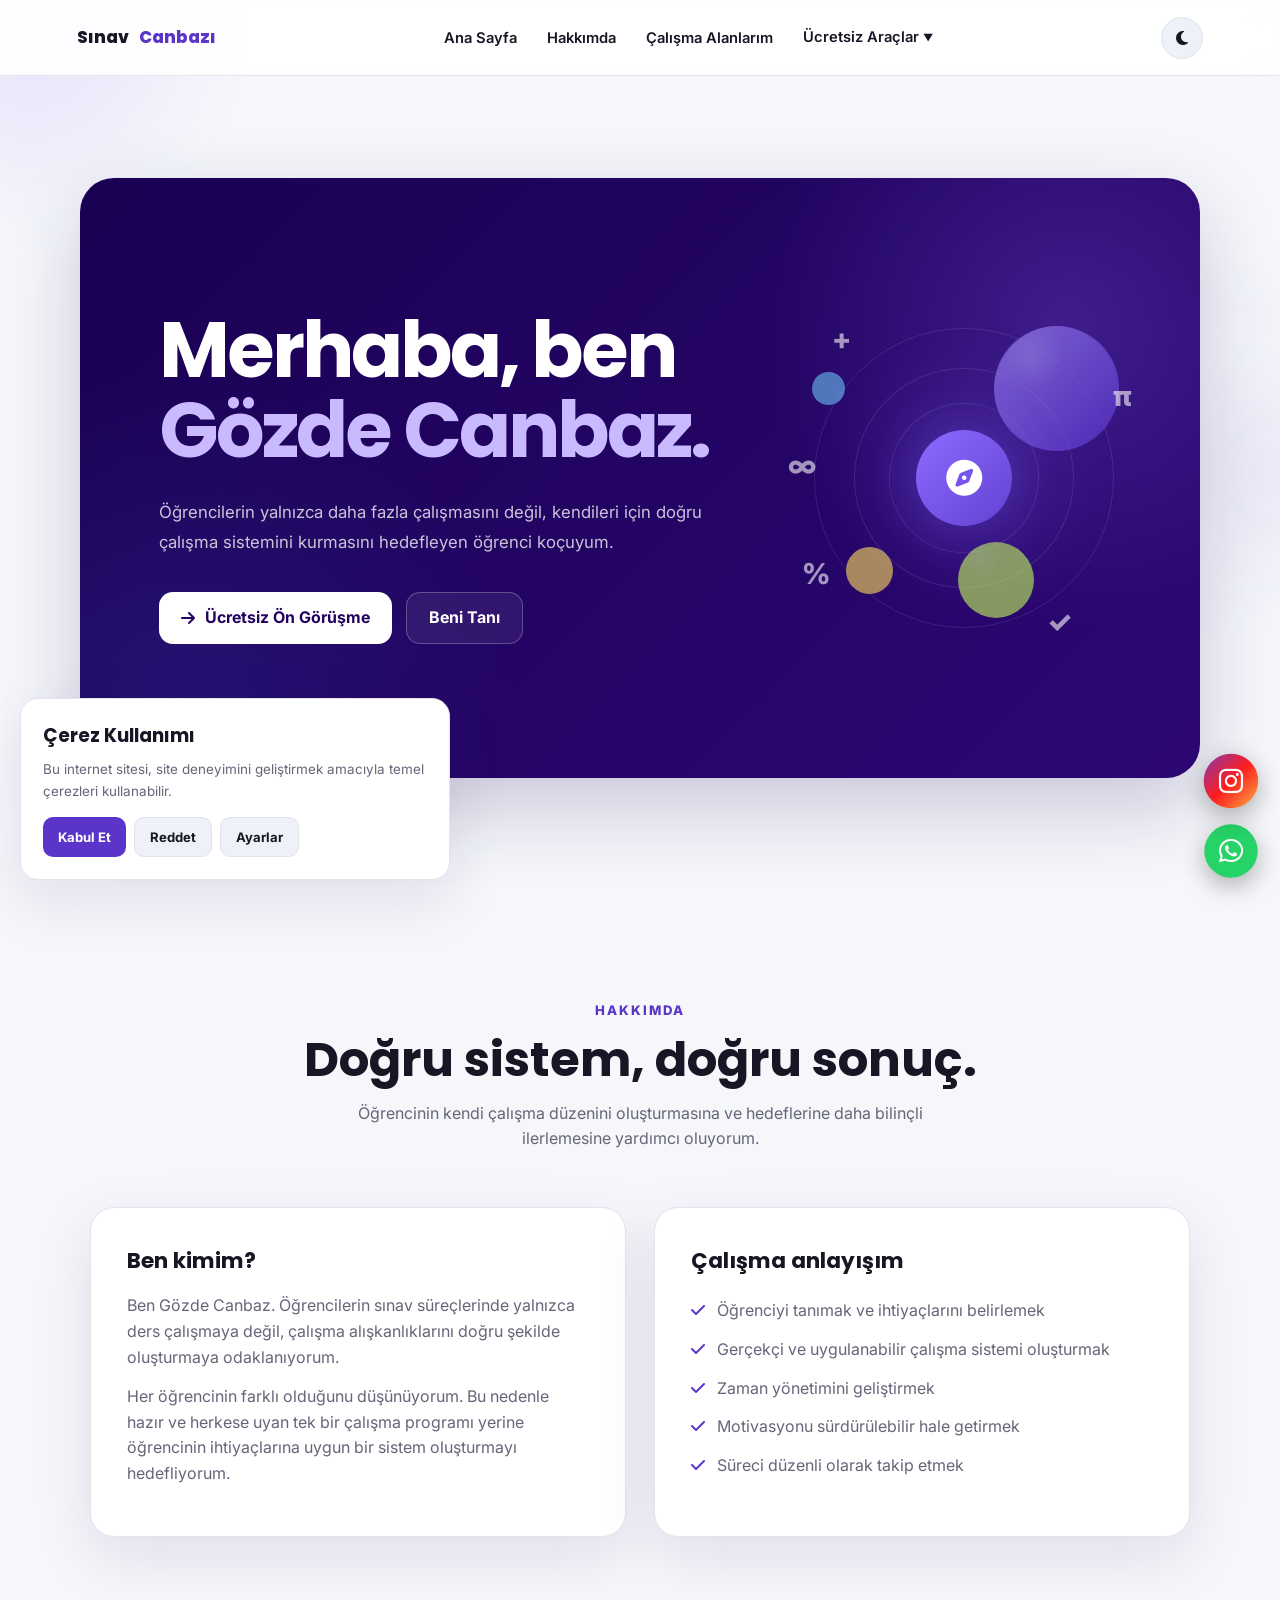
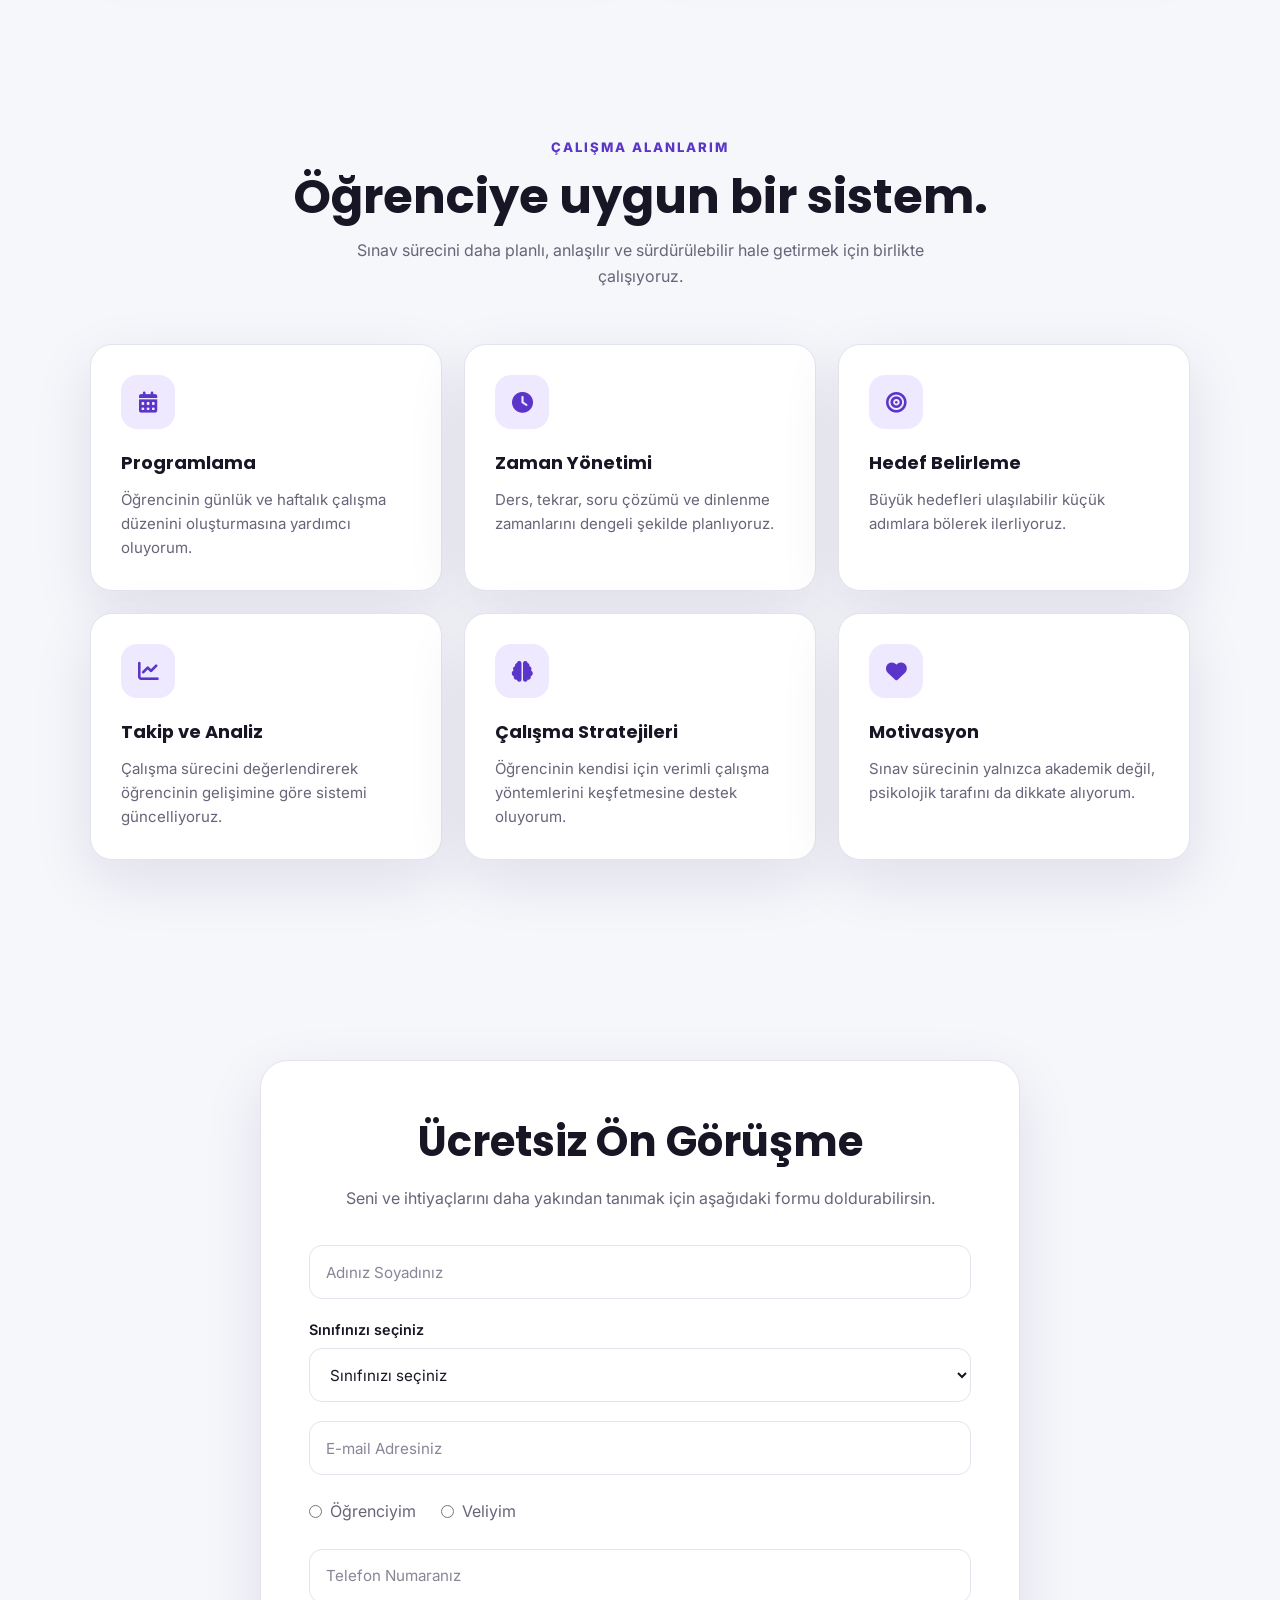
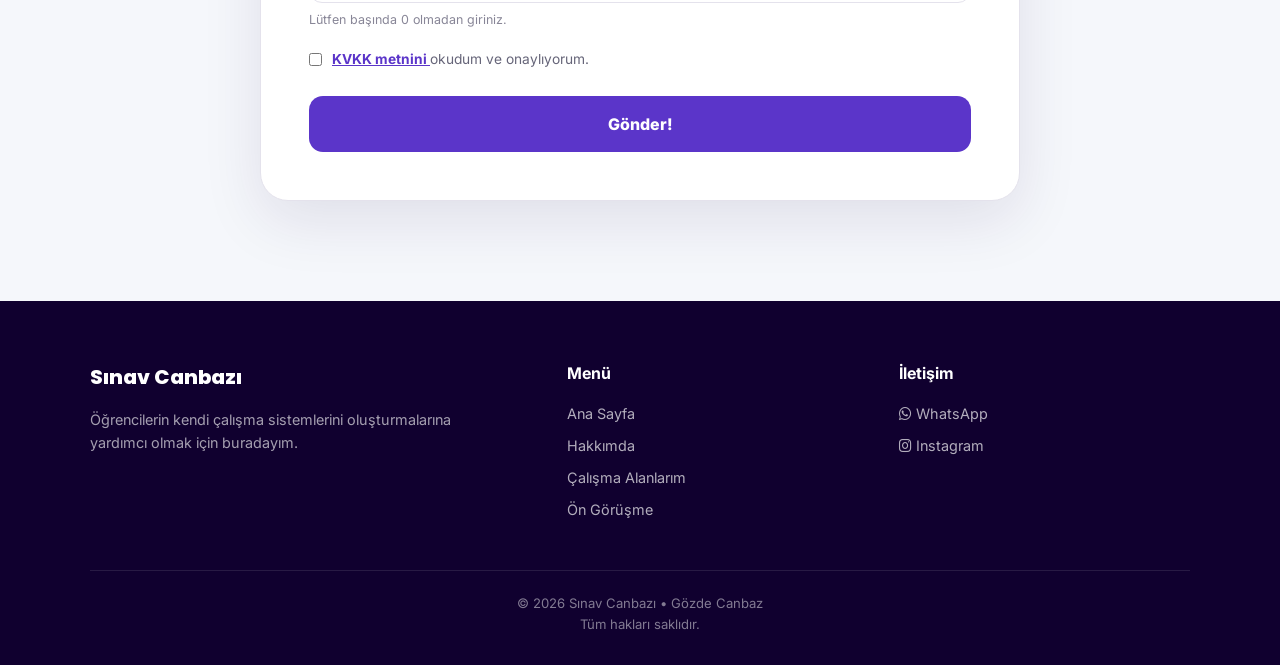
<file: index.html>
<!DOCTYPE html>
<html lang="tr">

<head>

    <meta charset="UTF-8">

    <meta
        name="viewport"
        content="width=device-width, initial-scale=1.0, viewport-fit=cover"
    >

    <title>Sınav Canbazı • Gözde Canbaz</title>

    <meta
        name="description"
        content="Sınav Canbazı - Gözde Canbaz öğrenci koçluğu ve sınav hazırlık desteği."
    >

    <meta
        name="theme-color"
        content="#190052"
    >

    <link
        rel="icon"
        type="image/png"
        href="fav.png"
    >

    <!-- Google Fonts -->
    <link
        rel="preconnect"
        href="https://fonts.googleapis.com"
    >

    <link
        rel="preconnect"
        href="https://fonts.gstatic.com"
        crossorigin
    >

    <link
        href="https://fonts.googleapis.com/css2?family=Inter:wght@400;500;600;700;800&family=Poppins:wght@500;600;700;800&display=swap"
        rel="stylesheet"
    >

    <!-- Font Awesome -->
    <link
        rel="stylesheet"
        href="https://cdnjs.cloudflare.com/ajax/libs/font-awesome/6.7.2/css/all.min.css"
    >


<style>

/* =========================================================
   GENEL
   ========================================================= */

:root {

    --bg-main: #f5f7fb;
    --bg-section: #ffffff;
    --bg-card: #ffffff;
    --bg-soft: #eef1f7;

    --text-main: #181625;
    --text-secondary: #666579;
    --text-muted: #888697;

    --primary: #5b35c9;
    --primary-dark: #45239f;
    --primary-soft: #eee9ff;

    --border: #e4e2ec;

    --hero-1: #190052;
    --hero-2: #2d0874;

    --input-bg: #ffffff;

    --footer-bg: #10002f;

    --shadow:
        0 20px 60px rgba(35, 20, 75, 0.10);

    --transition:
        0.35s ease;
}

* {
    margin: 0;
    padding: 0;
    box-sizing: border-box;
}

html {
    scroll-behavior: smooth;
}

body {

    font-family: "Inter", sans-serif;

    background: var(--bg-main);

    color: var(--text-main);

    line-height: 1.6;

    overflow-x: hidden;

    transition:
        background var(--transition),
        color var(--transition);
}

body.dark-mode {

    --bg-main: #080b14;
    --bg-section: #0e1320;
    --bg-card: #131927;
    --bg-soft: #171d2b;

    --text-main: #f2f1f8;
    --text-secondary: #b7b5c5;
    --text-muted: #8d8b9d;

    --primary: #9b7dff;
    --primary-dark: #8061e8;
    --primary-soft: #211b3d;

    --border: #272e3f;

    --hero-1: #0c0020;
    --hero-2: #26005e;

    --input-bg: #121827;

    --footer-bg: #05060c;

    --shadow:
        0 20px 60px rgba(0, 0, 0, 0.38);
}

a {
    text-decoration: none;
}

button,
input,
select,
textarea {
    font-family: inherit;
}


/* =========================================================
   PRELOADER
   ========================================================= */

#preloader {

    position: fixed;

    inset: 0;

    display: flex;

    align-items: center;

    justify-content: center;

    background: #190052;

    z-index: 999999;

    transition:
        opacity .5s ease,
        visibility .5s ease;
}

#preloader.hide {

    opacity: 0;

    visibility: hidden;

    pointer-events: none;
}

.loader {

    width: 52px;

    height: 52px;

    border: 4px solid rgba(255,255,255,.25);

    border-top-color: #ffffff;

    border-radius: 50%;

    animation:
        loaderSpin
        1s
        linear
        infinite;
}

@keyframes loaderSpin {

    to {
        transform: rotate(360deg);
    }
}


/* =========================================================
   NAVBAR
   ========================================================= */

.navbar {

    position: fixed;

    top: 0;

    left: 0;

    width: 100%;

    height: 76px;

    display: flex;

    align-items: center;

    justify-content: space-between;

    padding: 0 6%;

    background: rgba(255,255,255,.90);

    backdrop-filter: blur(16px);

    -webkit-backdrop-filter: blur(16px);

    border-bottom: 1px solid var(--border);

    z-index: 10000;

    transition:
        background var(--transition),
        border-color var(--transition);
}

body.dark-mode .navbar {

    background: rgba(8,11,20,.90);
}

.logo {

    display: flex;

    align-items: center;

    gap: 10px;

    color: var(--text-main);

    font-family: "Poppins", sans-serif;

    font-size: 1.05rem;

    font-weight: 800;

    white-space: nowrap;
}

.logo span {

    color: var(--primary);
}

.nav-links {

    display: flex;

    align-items: center;

    gap: 30px;

    list-style: none;
}

.nav-links a {

    color: var(--text-main);

    font-size: .92rem;

    font-weight: 600;

    transition: color .2s ease;
}

.nav-links a:hover {

    color: var(--primary);
}

.nav-right {

    display: flex;

    align-items: center;

    gap: 12px;
}

#theme-toggle {

    width: 42px;

    height: 42px;

    border-radius: 50%;

    border: 1px solid var(--border);

    background: var(--bg-soft);

    color: var(--text-main);

    display: flex;

    align-items: center;

    justify-content: center;

    cursor: pointer;

    font-size: 1rem;

    transition:
        background var(--transition),
        color var(--transition),
        border-color var(--transition);
}

#theme-toggle:hover {

    color: var(--primary);

    border-color: var(--primary);
}


/* =========================================================
   HERO
   ========================================================= */

.hero {

    min-height: 100vh;

    padding:
        115px
        6%
        60px;

    display: flex;

    align-items: center;

    justify-content: center;

    position: relative;

    overflow: hidden;

    background: var(--bg-main);
}

.hero::before {

    content: "";

    position: absolute;

    width: 430px;

    height: 430px;

    left: -200px;

    top: 80px;

    border-radius: 50%;

    background:
        rgba(91,53,201,.08);

    filter: blur(15px);

    pointer-events: none;
}

.hero::after {

    content: "";

    position: absolute;

    width: 350px;

    height: 350px;

    right: -150px;

    bottom: -120px;

    border-radius: 50%;

    background:
        rgba(113,72,255,.10);

    filter: blur(15px);

    pointer-events: none;
}

.hero-content {

    position: relative;

    width: min(1120px, 100%);

    min-height: 600px;

    padding:
        70px
        7%;

    display: flex;

    flex-direction: column;

    justify-content: center;

    border-radius: 34px;

    overflow: hidden;

    background:
        radial-gradient(
            circle at 88% 24%,
            rgba(142,106,255,.23),
            transparent 28%
        ),
        radial-gradient(
            circle at 8% 90%,
            rgba(71,133,255,.12),
            transparent 30%
        ),
        linear-gradient(
            135deg,
            var(--hero-1),
            var(--hero-2)
        );

    box-shadow:
        0 30px 80px rgba(30,0,80,.20);

    isolation: isolate;
}

body.dark-mode .hero-content {

    box-shadow:
        0 30px 80px rgba(0,0,0,.45);
}

.hero h1 {

    position: relative;

    z-index: 10;

    max-width: 650px;

    color: #ffffff;

    font-family: "Poppins", sans-serif;

    font-size: clamp(
        3rem,
        6vw,
        5.8rem
    );

    line-height: 1.04;

    letter-spacing: -3px;

    margin-bottom: 26px;
}

.hero h1 span {

    color: #c9baff;
}

.hero p {

    position: relative;

    z-index: 10;

    max-width: 570px;

    color: rgba(255,255,255,.76);

    font-size: 1.05rem;

    line-height: 1.8;

    margin-bottom: 34px;
}

.hero-buttons {

    position: relative;

    z-index: 10;

    display: flex;

    align-items: center;

    gap: 14px;

    flex-wrap: wrap;
}

.hero-button {

    display: inline-flex;

    align-items: center;

    justify-content: center;

    gap: 10px;

    min-height: 52px;

    padding:
        0 22px;

    border-radius: 14px;

    font-weight: 700;

    transition:
        transform .2s ease,
        background .25s ease,
        color .25s ease;
}

.hero-button:hover {

    transform: translateY(-2px);
}

.hero-button.primary {

    background: #ffffff;

    color: #24005f;
}

.hero-button.primary:hover {

    background: #f0ecff;
}

.hero-button.secondary {

    border: 1px solid rgba(255,255,255,.24);

    color: #ffffff;

    background: rgba(255,255,255,.07);
}

.hero-button.secondary:hover {

    background: rgba(255,255,255,.13);
}


/* =========================================================
   HERO GÖRSEL / DEKORASYON
   ========================================================= */

.hero-visual {

    position: absolute;

    width: 360px;

    height: 360px;

    right: 5%;

    top: 50%;

    transform: translateY(-50%);

    z-index: 2;

    pointer-events: none;
}

.hero-orbit {

    position: absolute;

    border:
        1px solid
        rgba(255,255,255,.10);

    border-radius: 50%;
}

.orbit-1 {

    inset: 30px;
}

.orbit-2 {

    inset: 70px;

    transform: rotate(45deg);
}

.orbit-3 {

    inset: 105px;

    transform: rotate(-35deg);
}

.hero-glow {

    position: absolute;

    width: 190px;

    height: 190px;

    left: 85px;

    top: 85px;

    border-radius: 50%;

    background:
        rgba(128,97,255,.12);

    filter: blur(30px);
}


/* =========================================================
   BALONCUKLAR
   ========================================================= */

.hero-bubble {

    position: absolute;

    border-radius: 50%;

    pointer-events: none;

    z-index: 4;

    will-change: transform;

    opacity: .65;
}

.bubble-purple {

    width: 125px;

    height: 125px;

    right: 25px;

    top: 28px;

    background:
        radial-gradient(
            circle at 30% 25%,
            rgba(255,255,255,.18),
            transparent 25%
        ),
        linear-gradient(
            135deg,
            #a58cff,
            #5c37d2
        );

    animation:
        bubblePurple
        17s
        ease-in-out
        infinite;
}

.bubble-green {

    width: 76px;

    height: 76px;

    right: 110px;

    bottom: 40px;

    background:
        radial-gradient(
            circle at 30% 25%,
            rgba(255,255,255,.15),
            transparent 25%
        ),
        #b8e85a;

    animation:
        bubbleGreen
        19s
        ease-in-out
        infinite;
}

.bubble-yellow {

    width: 47px;

    height: 47px;

    left: 62px;

    bottom: 64px;

    background: #efd05c;

    animation:
        bubbleYellow
        16s
        ease-in-out
        infinite;
}

.bubble-blue {

    width: 33px;

    height: 33px;

    left: 28px;

    top: 74px;

    background: #66b3e8;

    animation:
        bubbleBlue
        18s
        ease-in-out
        infinite;
}

@keyframes bubblePurple {

    0%,
    100% {

        transform:
            translate3d(0,0,0)
            scale(1);
    }

    50% {

        transform:
            translate3d(9px,-13px,0)
            scale(1.025);
    }
}

@keyframes bubbleGreen {

    0%,
    100% {

        transform:
            translate3d(0,0,0)
            scale(1);
    }

    50% {

        transform:
            translate3d(-8px,9px,0)
            scale(.975);
    }
}

@keyframes bubbleYellow {

    0%,
    100% {

        transform:
            translate3d(0,0,0);
    }

    50% {

        transform:
            translate3d(6px,-8px,0);
    }
}

@keyframes bubbleBlue {

    0%,
    100% {

        transform:
            translate3d(0,0,0);
    }

    50% {

        transform:
            translate3d(-5px,6px,0);
    }
}

.hero-symbol {

    position: absolute;

    z-index: 5;

    color:
        rgba(255,255,255,.58);

    font-size: 1.8rem;

    font-weight: 800;

    user-select: none;
}

.symbol-1 {

    top: 18px;

    left: 48px;
}

.symbol-2 {

    top: 75px;

    right: 12px;
}

.symbol-3 {

    bottom: 60px;

    left: 18px;
}

.symbol-4 {

    bottom: 12px;

    right: 72px;
}

.symbol-5 {

    top: 145px;

    left: 4px;
}

.hero-center {

    position: absolute;

    z-index: 6;

    width: 96px;

    height: 96px;

    left: 50%;

    top: 50%;

    transform:
        translate(-50%,-50%);

    display: flex;

    align-items: center;

    justify-content: center;

    border-radius: 50%;

    background:
        linear-gradient(
            135deg,
            #8c6bff,
            #6341d2
        );

    color: #ffffff;

    font-size: 2.25rem;

    box-shadow:
        0 0 50px
        rgba(128,97,255,.35);
}


/* =========================================================
   GENEL BÖLÜMLER
   ========================================================= */

.section {

    padding:
        100px 6%;

    background: var(--bg-main);

    transition:
        background var(--transition);
}

.section-inner {

    width: min(1100px, 100%);

    margin: auto;
}

.section-title {

    text-align: center;

    margin-bottom: 55px;
}

.section-title span {

    display: block;

    color: var(--primary);

    font-size: .82rem;

    font-weight: 800;

    text-transform: uppercase;

    letter-spacing: 2px;

    margin-bottom: 10px;
}

.section-title h2 {

    font-family: "Poppins", sans-serif;

    color: var(--text-main);

    font-size: clamp(
        2rem,
        4vw,
        3rem
    );

    line-height: 1.2;

    margin-bottom: 12px;
}

.section-title p {

    max-width: 650px;

    margin: auto;

    color: var(--text-secondary);
}


/* =========================================================
   HAKKIMDA
   ========================================================= */

.about-grid {

    display: grid;

    grid-template-columns:
        1fr 1fr;

    gap: 28px;
}

.about-card {

    padding: 36px;

    background: var(--bg-card);

    border:
        1px solid
        var(--border);

    border-radius: 24px;

    box-shadow: var(--shadow);

    transition:
        background var(--transition),
        border-color var(--transition),
        box-shadow var(--transition);
}

.about-card:hover {

    box-shadow:
        0 24px 65px
        rgba(35,20,75,.13);
}

body.dark-mode .about-card:hover {

    box-shadow:
        0 24px 65px
        rgba(0,0,0,.40);
}

.about-card h3 {

    color: var(--text-main);

    font-family: "Poppins", sans-serif;

    font-size: 1.35rem;

    margin-bottom: 15px;
}

.about-card p {

    color: var(--text-secondary);

    margin-bottom: 14px;
}

.about-list {

    list-style: none;

    display: grid;

    gap: 13px;

    margin-top: 20px;
}

.about-list li {

    display: flex;

    align-items: flex-start;

    gap: 12px;

    color: var(--text-secondary);
}

.about-list i {

    color: var(--primary);

    margin-top: 4px;
}


/* =========================================================
   YETENEKLER
   ========================================================= */

.skills-grid {

    display: grid;

    grid-template-columns:
        repeat(3, 1fr);

    gap: 22px;
}

.skill-card {

    padding: 30px;

    background: var(--bg-card);

    border:
        1px solid
        var(--border);

    border-radius: 22px;

    box-shadow: var(--shadow);

    transition:
        transform .25s ease,
        background var(--transition),
        border-color var(--transition);
}

.skill-card:hover {

    transform: translateY(-5px);
}

.skill-icon {

    width: 54px;

    height: 54px;

    display: flex;

    align-items: center;

    justify-content: center;

    border-radius: 16px;

    background: var(--primary-soft);

    color: var(--primary);

    font-size: 1.3rem;

    margin-bottom: 20px;
}

.skill-card h3 {

    color: var(--text-main);

    font-family: "Poppins", sans-serif;

    font-size: 1.12rem;

    margin-bottom: 10px;
}

.skill-card p {

    color: var(--text-secondary);

    font-size: .94rem;
}


/* =========================================================
   ÖN GÖRÜŞME
   ========================================================= */

.on-gorusme-section {

    padding:
        100px 6%;

    background:
        var(--bg-main);
}

.on-gorusme-card {

    width: min(760px, 100%);

    margin: auto;

    padding: 48px;

    background: var(--bg-card);

    border:
        1px solid
        var(--border);

    border-radius: 28px;

    box-shadow: var(--shadow);

    transition:
        background var(--transition),
        border-color var(--transition);
}

.on-gorusme-card h2 {

    color: var(--text-main);

    font-family: "Poppins", sans-serif;

    font-size: clamp(
        1.8rem,
        4vw,
        2.6rem
    );

    text-align: center;

    margin-bottom: 10px;
}

.form-description {

    color: var(--text-secondary);

    text-align: center;

    margin-bottom: 34px;
}

.on-gorusme-form {

    display: grid;

    gap: 19px;
}

.on-form-group {

    display: flex;

    flex-direction: column;

    gap: 7px;
}

.on-form-group label {

    color: var(--text-main);

    font-size: .9rem;

    font-weight: 600;
}

.on-form-group input,
.on-form-group select,
.on-form-group textarea {

    width: 100%;

    min-height: 54px;

    padding:
        0 16px;

    border:
        1px solid
        var(--border);

    border-radius: 13px;

    outline: none;

    background: var(--input-bg);

    color: var(--text-main);

    font-size: .95rem;

    transition:
        border-color .2s ease,
        box-shadow .2s ease,
        background var(--transition),
        color var(--transition);
}

.on-form-group textarea {

    padding:
        15px;

    min-height: 130px;

    resize: vertical;
}

.on-form-group input::placeholder,
.on-form-group textarea::placeholder {

    color: var(--text-muted);
}

.on-form-group input:focus,
.on-form-group select:focus,
.on-form-group textarea:focus {

    border-color: var(--primary);

    box-shadow:
        0 0 0 3px
        rgba(91,53,201,.10);
}

body.dark-mode
.on-form-group input:focus,
body.dark-mode
.on-form-group select:focus,
body.dark-mode
.on-form-group textarea:focus {

    box-shadow:
        0 0 0 3px
        rgba(155,125,255,.12);
}

.on-form-group small {

    color: var(--text-muted);

    font-size: .78rem;
}

.on-radio-group {

    display: flex;

    gap: 25px;

    flex-wrap: wrap;

    padding:
        5px 0;
}

.on-radio-group label {

    display: flex;

    align-items: center;

    gap: 8px;

    color: var(--text-secondary);

    cursor: pointer;
}

.on-radio-group input {

    accent-color: var(--primary);
}

.on-kvkk {

    display: flex;

    align-items: flex-start;

    gap: 10px;

    color: var(--text-secondary);

    font-size: .86rem;

    line-height: 1.5;

    cursor: pointer;
}

.on-kvkk input {

    margin-top: 4px;

    accent-color: var(--primary);

    flex-shrink: 0;
}

.on-kvkk a {

    color: var(--primary);

    font-weight: 700;

    text-decoration: underline;
}

.on-gorusme-form button {

    min-height: 56px;

    margin-top: 8px;

    border: none;

    border-radius: 14px;

    background: var(--primary);

    color: #ffffff;

    font-size: 1rem;

    font-weight: 800;

    cursor: pointer;

    transition:
        transform .2s ease,
        background .2s ease;
}

.on-gorusme-form button:hover {

    background: var(--primary-dark);

    transform: translateY(-2px);
}

.form-status {

    display: none;

    padding: 13px 16px;

    border-radius: 12px;

    font-size: .9rem;

    text-align: center;
}

.form-status.success {

    display: block;

    background: rgba(46,204,113,.12);

    color: #218c50;
}

.form-status.error {

    display: block;

    background: rgba(231,76,60,.12);

    color: #c0392b;
}


/* =========================================================
   FOOTER
   ========================================================= */

footer {

    padding:
        60px 6% 30px;

    background: var(--footer-bg);

    color: rgba(255,255,255,.76);
}

.footer-inner {

    width: min(1100px, 100%);

    margin: auto;

    display: grid;

    grid-template-columns:
        1.5fr 1fr 1fr;

    gap: 40px;
}

.footer-logo {

    color: #ffffff;

    font-family: "Poppins", sans-serif;

    font-size: 1.25rem;

    font-weight: 800;

    margin-bottom: 15px;
}

.footer-column h3 {

    color: #ffffff;

    font-size: 1rem;

    margin-bottom: 15px;
}

.footer-column p {

    color: rgba(255,255,255,.62);

    font-size: .9rem;

    max-width: 400px;
}

.footer-column a {

    display: block;

    width: fit-content;

    color: rgba(255,255,255,.68);

    margin-bottom: 9px;

    font-size: .9rem;

    transition: color .2s ease;
}

.footer-column a:hover {

    color: #ffffff;
}

.footer-bottom {

    width: min(1100px, 100%);

    margin:
        40px auto 0;

    padding-top: 22px;

    border-top:
        1px solid
        rgba(255,255,255,.10);

    color:
        rgba(255,255,255,.48);

    font-size: .82rem;

    text-align: center;
}


/* =========================================================
   SABİT WHATSAPP / INSTAGRAM
   ========================================================= */

#fixed-whatsapp,
#fixed-instagram {

    position: fixed !important;

    right: 22px !important;

    width: 54px !important;

    height: 54px !important;

    display: flex !important;

    align-items: center !important;

    justify-content: center !important;

    border-radius: 50% !important;

    color: #ffffff !important;

    text-decoration: none !important;

    z-index: 2147483647 !important;

    box-shadow:
        0 8px 25px
        rgba(0,0,0,.30) !important;

    transition:
        transform .2s ease,
        filter .2s ease !important;
}

#fixed-whatsapp {

    bottom: 22px !important;

    background: #25D366 !important;

    font-size: 28px !important;
}

#fixed-instagram {

    bottom: 88px !important;

    background:
        linear-gradient(
            135deg,
            #833ab4,
            #fd1d1d,
            #fcb045
        ) !important;

    font-size: 27px !important;
}

#fixed-whatsapp:hover,
#fixed-instagram:hover {

    transform:
        scale(1.08) !important;

    filter:
        brightness(1.05);
}



/* =========================================================
   KVKK MODAL
   ========================================================= */

#kvkk-overlay {

    position: fixed;

    inset: 0;

    display: flex;

    align-items: center;

    justify-content: center;

    padding: 20px;

    background:
        rgba(5,3,15,.72);

    backdrop-filter: blur(5px);

    z-index: 99998;

    opacity: 0;

    visibility: hidden;

    transition:
        opacity .3s ease,
        visibility .3s ease;
}

#kvkk-overlay.active {

    opacity: 1;

    visibility: visible;
}

#kvkk-modal {

    position: relative;

    width: min(700px, 100%);

    max-height: 85vh;

    overflow-y: auto;

    padding: 38px;

    border-radius: 24px;

    background: var(--bg-card);

    color: var(--text-main);

    border:
        1px solid
        var(--border);

    box-shadow: var(--shadow);
}

#kvkk-modal h2 {

    color: var(--text-main);

    font-family: "Poppins", sans-serif;

    margin-bottom: 20px;
}

#kvkk-modal h3 {

    color: var(--text-main);

    margin:
        22px 0 8px;
}

#kvkk-modal p,
#kvkk-modal li {

    color: var(--text-secondary);

    font-size: .92rem;
}

#kvkk-modal ul {

    padding-left: 20px;
}

#kvkk-close {

    position: absolute;

    top: 15px;

    right: 17px;

    width: 38px;

    height: 38px;

    border: none;

    border-radius: 50%;

    background: var(--bg-soft);

    color: var(--text-main);

    cursor: pointer;

    font-size: 1.1rem;
}

#kvkk-ok {

    width: 100%;

    min-height: 48px;

    margin-top: 25px;

    border: none;

    border-radius: 12px;

    background: var(--primary);

    color: #ffffff;

    font-weight: 700;

    cursor: pointer;
}


/* =========================================================
   ÇEREZ
   ========================================================= */

#cookie-consent {

    position: fixed;

    left: 20px;

    bottom: 20px;

    width: min(430px, calc(100% - 40px));

    padding: 22px;

    background: var(--bg-card);

    color: var(--text-main);

    border:
        1px solid
        var(--border);

    border-radius: 18px;

    box-shadow: var(--shadow);

    z-index: 99997;

    display: none;
}

#cookie-consent.show {

    display: block;
}

#cookie-consent h3 {

    color: var(--text-main);

    margin-bottom: 8px;

    font-family: "Poppins", sans-serif;
}

#cookie-consent p {

    color: var(--text-secondary);

    font-size: .84rem;

    margin-bottom: 15px;
}

.cookie-buttons {

    display: flex;

    gap: 8px;

    flex-wrap: wrap;
}

.cookie-buttons button {

    min-height: 40px;

    padding:
        0 15px;

    border: none;

    border-radius: 10px;

    background: var(--primary);

    color: #ffffff;

    font-size: .82rem;

    font-weight: 700;

    cursor: pointer;
}

.cookie-buttons button.secondary {

    background: var(--bg-soft);

    color: var(--text-main);

    border:
        1px solid
        var(--border);
}


/* =========================================================
   MOBİL
   ========================================================= */

@media (max-width: 900px) {

    .navbar {

        padding:
            0 4%;
    }

    .nav-links {

        gap: 16px;
    }

    .hero-content {

        min-height: 600px;

        padding:
            60px 7%;
    }

    .hero-visual {

        right: -30px;

        opacity: .52;

        transform:
            translateY(-50%)
            scale(.85);
    }

    .about-grid {

        grid-template-columns: 1fr;
    }

    .skills-grid {

        grid-template-columns:
            repeat(2, 1fr);
    }

    .footer-inner {

        grid-template-columns:
            1fr 1fr;
    }
}

@media (max-width: 650px) {

    .navbar {

        height: 68px;
    }

    .logo {

        font-size: .9rem;
    }

    .nav-links {

        display: none;
    }

    .hero {

        padding:
            92px 4% 35px;
    }

    .hero-content {

        min-height: 680px;

        padding:
            50px 28px;

        border-radius: 26px;
    }

    .hero h1 {

        font-size:
            clamp(
                2.65rem,
                13vw,
                4rem
            );

        letter-spacing: -2px;
    }

    .hero p {

        font-size: .94rem;
    }

    .hero-visual {

        width: 300px;

        height: 300px;

        right: -80px;

        top: 67%;

        opacity: .38;

        transform:
            translateY(-50%)
            scale(.75);
    }

    .hero-buttons {

        flex-direction: column;

        align-items: stretch;
    }

    .hero-button {

        width: 100%;
    }

    .section {

        padding:
            75px 5%;
    }

    .skills-grid {

        grid-template-columns: 1fr;
    }

    .on-gorusme-section {

        padding:
            75px 5%;
    }

    .on-gorusme-card {

        padding:
            30px 20px;

        border-radius: 22px;
    }

    .footer-inner {

        grid-template-columns: 1fr;
    }

    #fixed-whatsapp {

        right: 15px !important;

        bottom: 15px !important;

        width: 50px !important;

        height: 50px !important;

        font-size: 25px !important;
    }

    #fixed-instagram {

        right: 15px !important;

        bottom: 75px !important;

        width: 50px !important;

        height: 50px !important;

        font-size: 24px !important;
    }

    #cookie-consent {

        left: 15px;

        bottom: 15px;

        width:
            calc(100% - 30px);
    }

    #kvkk-modal {

        padding:
            30px 20px;
    }
}


/* =========================================================
   HAREKETİ AZALTMA
   ========================================================= */

@media (prefers-reduced-motion: reduce) {

    html {
        scroll-behavior: auto;
    }

    *,
    *::before,
    *::after {

        animation-duration:
            .01ms !important;

        animation-iteration-count:
            1 !important;

        transition-duration:
            .01ms !important;
    }
}
/* =========================================================
   ✨ PREMIUM DOKUNUŞLAR - 1. DENEME
   Mevcut tasarımı bozmaz
   ========================================================= */

/* ---------- HERO ---------- */

.hero {
    position: relative;
    overflow: hidden;
}

.hero::before {
    content: "";
    position: absolute;
    width: 420px;
    height: 420px;
    left: -180px;
    top: -180px;
    background: radial-gradient(
        circle,
        rgba(167, 123, 255, 0.16) 0%,
        rgba(167, 123, 255, 0) 70%
    );
    pointer-events: none;
}

.hero::after {
    content: "";
    position: absolute;
    width: 360px;
    height: 360px;
    right: -150px;
    bottom: -180px;
    background: radial-gradient(
        circle,
        rgba(108, 76, 220, 0.22) 0%,
        rgba(108, 76, 220, 0) 70%
    );
    pointer-events: none;
}

.hero-content {
    position: relative;
    z-index: 5;
}


/* ---------- HERO BUTONLARI ---------- */

.hero-button {
    position: relative;
    overflow: hidden;
    transition:
        transform 0.25s ease,
        box-shadow 0.25s ease,
        border-color 0.25s ease,
        background 0.25s ease !important;
}

.hero-button::after {
    content: "";
    position: absolute;
    top: 0;
    left: -120%;
    width: 70%;
    height: 100%;
    background: linear-gradient(
        100deg,
        transparent,
        rgba(255,255,255,.35),
        transparent
    );
    transform: skewX(-20deg);
    transition: left .6s ease;
}

.hero-button:hover::after {
    left: 140%;
}

.hero-button:hover {
    transform: translateY(-3px);
}

.hero-button.primary:hover {
    box-shadow:
        0 12px 30px rgba(130, 86, 255, 0.28);
}

.hero-button.secondary:hover {
    border-color: #9b78ff !important;
    box-shadow:
        0 10px 25px rgba(130, 86, 255, 0.16);
}


/* ---------- HERO BALONCUKLARI ---------- */

.hero-bubble {
    transition: filter .4s ease;
}

.hero-bubble:hover {
    filter:
        brightness(1.12)
        drop-shadow(0 0 18px rgba(170,130,255,.35));
}


/* ---------- ÇALIŞMA ALANLARI KARTLARI ---------- */

#calisma-alanlari .card,
#calisma-alanlari .feature-card,
#calisma-alanlari .service-card,
.calisma-card,
.area-card {
    transition:
        transform .3s ease,
        box-shadow .3s ease,
        border-color .3s ease !important;
}

#calisma-alanlari .card:hover,
#calisma-alanlari .feature-card:hover,
#calisma-alanlari .service-card:hover,
.calisma-card:hover,
.area-card:hover {
    transform: translateY(-7px);
    border-color: rgba(155, 120, 255, .45) !important;
    box-shadow:
        0 18px 45px rgba(0,0,0,.22),
        0 0 25px rgba(126,87,255,.08);
}


/* ---------- KART İKONLARI ---------- */

#calisma-alanlari .icon-box,
#calisma-alanlari .card-icon,
.calisma-card i,
.area-card i {
    transition:
        transform .3s ease,
        box-shadow .3s ease;
}

#calisma-alanlari .card:hover .icon-box,
#calisma-alanlari .card:hover .card-icon,
.calisma-card:hover i,
.area-card:hover i {
    transform: scale(1.08);
    box-shadow:
        0 8px 22px rgba(126,87,255,.22);
}


/* ---------- HAKKIMDA KARTLARI ---------- */

#hakkimda .card,
#hakkimda .about-card {
    transition:
        transform .3s ease,
        border-color .3s ease,
        box-shadow .3s ease;
}

#hakkimda .card:hover,
#hakkimda .about-card:hover {
    transform: translateY(-5px);
    border-color: rgba(155, 120, 255, .35);
    box-shadow:
        0 16px 35px rgba(0,0,0,.18);
}


/* ---------- FORM ---------- */

.on-gorusme-card {
    transition:
        box-shadow .35s ease,
        border-color .35s ease;
}

.on-gorusme-card:hover {
    border-color: rgba(155, 120, 255, .30);
    box-shadow:
        0 20px 55px rgba(0,0,0,.22),
        0 0 30px rgba(126,87,255,.06);
}

.on-gorusme-form input,
.on-gorusme-form select,
.on-gorusme-form textarea {
    transition:
        border-color .2s ease,
        box-shadow .2s ease,
        background .2s ease;
}

.on-gorusme-form input:focus,
.on-gorusme-form select:focus,
.on-gorusme-form textarea:focus {
    outline: none;
    border-color: #9b78ff !important;
    box-shadow:
        0 0 0 3px rgba(155,120,255,.10),
        0 5px 20px rgba(0,0,0,.08);
}


/* ---------- GÖNDER BUTONU ---------- */

.on-gorusme-form button[type="submit"] {
    position: relative;
    overflow: hidden;
    transition:
        transform .2s ease,
        box-shadow .25s ease,
        filter .2s ease;
}

.on-gorusme-form button[type="submit"]:hover {
    transform: translateY(-2px);
    filter: brightness(1.06);
    box-shadow:
        0 10px 28px rgba(126,87,255,.28);
}

.on-gorusme-form button[type="submit"]:active {
    transform: translateY(0);
}


/* ---------- WHATSAPP / INSTAGRAM ---------- */

#fixed-whatsapp,
#fixed-instagram {
    transition:
        transform .25s ease,
        box-shadow .25s ease,
        filter .25s ease !important;
}

#fixed-whatsapp:hover,
#fixed-instagram:hover {
    transform: scale(1.12) !important;
    box-shadow:
        0 10px 30px rgba(0,0,0,.38) !important;
}


/* =========================================================
   WHATSAPP + INSTAGRAM — GERÇEK NEFES ALMA EFEKTİ
   ========================================================= */

#fixed-whatsapp {
    animation: whatsappBreath 2.8s ease-in-out infinite !important;
    transform-origin: center center;
}

#fixed-instagram {
    animation: instagramBreath 2.8s ease-in-out infinite 1.4s !important;
    transform-origin: center center;
}

@keyframes whatsappBreath {
    0%,
    100% {
        transform: scale(1);
    }

    50% {
        transform: scale(1.09);
    }
}

@keyframes instagramBreath {
    0%,
    100% {
        transform: scale(1);
    }

    50% {
        transform: scale(1.09);
    }
}

/* Mouse üzerine gelince biraz daha büyüsün */
#fixed-whatsapp:hover,
#fixed-instagram:hover {
    transform: scale(1.14) !important;
}

/* Hareket azaltma tercihi */
@media (prefers-reduced-motion: reduce) {
    #fixed-whatsapp,
    #fixed-instagram {
        animation: none !important;
    }
}



/* ---------- BAŞLIKLAR ---------- */

section h2 {
    transition: transform .25s ease;
}

section h2:hover {
    transform: translateY(-1px);
}


/* ---------- HAREKET AZALTMA ---------- */

@media (prefers-reduced-motion: reduce) {

    .hero-button,
    #fixed-whatsapp,
    #fixed-instagram,
    #calisma-alanlari .card,
    #hakkimda .card {
        animation: none !important;
        transition: none !important;
    }
}
/* =========================================
   SAĞ TARAFTAKİ DEKORATİF ŞEKİL - DÜZELTME
   ========================================= */

.hero::after {
    content: "";
    position: absolute;

    width: 280px;
    height: 280px;

    right: -90px;
    top: 50%;

    transform: translateY(-50%) rotate(-8deg);

    border: 1px solid rgba(91, 53, 201, 0.10);
    border-radius: 42% 58% 55% 45% / 48% 42% 58% 52%;

    background:
        radial-gradient(
            circle at 65% 60%,
            rgba(91, 53, 201, 0.07),
            transparent 62%
        );

    box-shadow:
        0 0 70px rgba(91, 53, 201, 0.04);

    pointer-events: none;
    z-index: 0;
}

/* Hero içeriği şeklin üzerinde kalsın */
.hero-content {
    position: relative;
    z-index: 2;
}

/* Mobilde daha küçük ve daha geride */
@media (max-width: 700px) {
    .hero::after {
        width: 180px;
        height: 180px;
        right: -80px;
        opacity: .6;
    }
}

/* =========================================================
   iPHONE / SAFARI GÜVENLİ ALAN VE HERO DÜZELTMELERİ
   ========================================================= */

@supports (padding-top: env(safe-area-inset-top)) {
    .navbar {
        height: calc(76px + env(safe-area-inset-top));
        padding-top: env(safe-area-inset-top);
    }

    .hero {
        padding-top: calc(115px + env(safe-area-inset-top));
    }

    #fixed-whatsapp {
        bottom: calc(22px + env(safe-area-inset-bottom)) !important;
    }

    #fixed-instagram {
        bottom: calc(92px + env(safe-area-inset-bottom)) !important;
    }
}

@media (max-width: 650px) {
    .hero {
        /* Safari'de adres çubuğu açılıp kapandığında gerçek görünür alanı kullanır. */
        min-height: 100svh;
        min-height: 100dvh;
        padding-top: calc(92px + env(safe-area-inset-top));
        padding-bottom: max(35px, env(safe-area-inset-bottom));
        align-items: flex-start;
    }

    .hero-content {
        min-height: min(680px, calc(100dvh - 127px - env(safe-area-inset-top)));
        min-height: min(680px, calc(100svh - 127px - env(safe-area-inset-top)));
    }

    .navbar {
        height: calc(68px + env(safe-area-inset-top));
    }

    #fixed-whatsapp {
        bottom: calc(15px + env(safe-area-inset-bottom)) !important;
    }

    #fixed-instagram {
        bottom: calc(75px + env(safe-area-inset-bottom)) !important;
    }
}

/* =========================================================
   MOBİL AÇILIR MENÜ
   ========================================================= */

.mobile-nav-actions,
.mobile-menu-overlay {
    display: none;
}

@media (max-width: 650px) {
    .navbar {
        padding-right: 4%;
    }

    .nav-right {
        display: none;
    }

    .mobile-nav-actions {
        display: flex;
        align-items: center;
        gap: 10px;
    }

    .mobile-call,
    .mobile-menu-toggle,
    .mobile-menu-close {
        width: 48px;
        height: 48px;
        display: inline-flex;
        align-items: center;
        justify-content: center;
        border: 1px solid var(--border);
        border-radius: 15px;
        cursor: pointer;
    }

    .mobile-call {
        background: var(--primary);
        color: #ffffff;
        box-shadow: 0 8px 20px rgba(91, 53, 201, .25);
    }

    .mobile-menu-toggle,
    .mobile-menu-close {
        background: var(--bg-card);
        color: var(--text-main);
        font-size: 1.3rem;
    }

    .mobile-menu-overlay {
        display: block;
        position: fixed;
        inset: 0;
        z-index: 20000;
        background: rgba(15, 9, 35, .46);
        backdrop-filter: blur(5px);
        -webkit-backdrop-filter: blur(5px);
        opacity: 0;
        pointer-events: none;
        transition: opacity .28s ease;
    }

    .mobile-menu-overlay.is-open {
        opacity: 1;
        pointer-events: auto;
    }

    .mobile-menu-panel {
        position: absolute;
        top: 0;
        right: 0;
        width: min(88vw, 380px);
        height: 100%;
        min-height: 100dvh;
        padding: calc(24px + env(safe-area-inset-top)) 22px calc(28px + env(safe-area-inset-bottom));
        overflow-y: auto;
        background: var(--bg-card);
        box-shadow: -18px 0 55px rgba(15, 5, 45, .18);
        transform: translateX(100%);
        transition: transform .32s ease;
    }

    .mobile-menu-overlay.is-open .mobile-menu-panel {
        transform: translateX(0);
    }

    .mobile-menu-top {
        display: flex;
        align-items: center;
        justify-content: space-between;
        margin-bottom: 30px;
    }

    .mobile-menu-eyebrow {
        color: var(--primary);
        font-size: .75rem;
        font-weight: 800;
        letter-spacing: 2px;
    }

    .mobile-menu-brand {
        font-family: "Poppins", sans-serif;
        font-size: 1.35rem;
        font-weight: 800;
        color: var(--text-main);
        margin-bottom: 8px;
    }

    .mobile-menu-brand span {
        color: var(--primary);
    }

    .mobile-menu-description {
        color: var(--text-secondary);
        margin-bottom: 28px;
    }

    .mobile-menu-links {
        display: grid;
        gap: 12px;
        list-style: none;
    }

    .mobile-menu-links a,
    .mobile-theme-button {
        width: 100%;
        min-height: 60px;
        display: flex;
        align-items: center;
        gap: 15px;
        padding: 0 17px;
        border: 1px solid var(--border);
        border-radius: 17px;
        background: var(--bg-main);
        color: var(--text-main);
        font-weight: 700;
    }

    .mobile-menu-links i,
    .mobile-theme-button i {
        width: 28px;
        color: var(--primary);
        text-align: center;
    }

    .mobile-tools summary {
        min-height: 60px;
        display: flex;
        align-items: center;
        justify-content: space-between;
        padding: 0 17px;
        border: 1px solid var(--border);
        border-radius: 17px;
        background: var(--bg-main);
        color: var(--text-main);
        font-weight: 700;
        cursor: pointer;
        list-style: none;
    }

    .mobile-tools summary::-webkit-details-marker {
        display: none;
    }

    .mobile-tools summary span {
        display: flex;
        align-items: center;
        gap: 15px;
    }

    .mobile-tools summary > i {
        color: var(--primary);
        transition: transform .2s ease;
    }

    .mobile-tools[open] summary > i {
        transform: rotate(180deg);
    }

    .mobile-tools-panel {
        display: grid;
        gap: 9px;
        margin: 10px 0 2px;
        padding: 10px;
        border: 1px solid var(--border);
        border-radius: 16px;
        background: var(--bg-main);
    }

    .mobile-menu-links .mobile-tools-panel a {
        min-height: 48px;
        padding: 0 10px;
        border: 0;
        border-radius: 11px;
        background: transparent;
        font-size: .91rem;
    }

    .mobile-menu-links .mobile-tools-panel a:hover {
        background: var(--primary-soft);
    }

    .mobile-theme-button {
        margin-top: 20px;
        font-family: inherit;
        font-size: 1rem;
        cursor: pointer;
        text-align: left;
    }

    body.mobile-menu-open {
        overflow: hidden;
    }
}
</style>

</head>


<body>


<!-- =====================================================
     PRELOADER
     ===================================================== -->

<div id="preloader">
    <div class="loader"></div>
</div>


<!-- =====================================================
     NAVBAR
     ===================================================== -->

<header class="navbar">

    <a
        href="#anasayfa"
        class="logo"
    >
        Sınav <span>Canbazı</span>
    </a>

    <nav>

        <ul class="nav-links">

            <li>
                <a href="#anasayfa">
                    Ana Sayfa
                </a>
            </li>

            <li>
                <a href="#hakkimda">
                    Hakkımda
                </a>
            </li>

            <li>
                <a href="#yetenekler">
                    Çalışma Alanlarım
                </a>
            </li>
<li style="position: relative;" class="dropdown-item">
    <a href="#" id="toolsDropdownBtn" style="display: flex; align-items: center; gap: 4px;">
        Ücretsiz Araçlar <span style="font-size: 10px;">▼</span>
    </a>
    <div id="toolsDropdownMenu" style="display: none; position: absolute; top: 100%; left: 0; background: #13111c; border: 1px solid rgba(168, 85, 247, 0.3); border-radius: 12px; padding: 6px 0; min-width: 170px; box-shadow: 0 10px 25px rgba(0,0,0,0.5); z-index: 1000;">
        <a href="sayac.html" style="display: block; padding: 10px 16px; color: #fff; text-decoration: none; font-size: 14px; transition: 0.2s;" onmouseover="this.style.background='rgba(168,85,247,0.15)'" onmouseout="this.style.background='transparent'">
            ⏱️ Süre Tut (Sayaç)
        </a>
        <a href="#" id="openExamCalendar" style="display: block; padding: 10px 16px; color: #fff; text-decoration: none; font-size: 14px; transition: 0.2s;" onmouseover="this.style.background='rgba(168,85,247,0.15)'" onmouseout="this.style.background='transparent'">
            📅 Sınav Takvimi
        </a>
        <a href="yks-hesaplama.html" style="display: block; padding: 10px 16px; color: #fff; text-decoration: none; font-size: 14px; transition: 0.2s;" onmouseover="this.style.background='rgba(168,85,247,0.15)'" onmouseout="this.style.background='transparent'">
    🧮 YKS Puan Hesaplama
</a>
<a href="konu-soru-dağılımı.html" style="display: block; padding: 10px 16px; color: #fff; text-decoration: none; font-size: 14px; transition: 0.2s;" onmouseover="this.style.background='rgba(168,85,247,0.15)'" onmouseout="this.style.background='transparent'">
    🧮 Konu-Soru Dağılımı
</a>


<script>
    const dropdownBtn = document.getElementById('toolsDropdownBtn');
    const dropdownMenu = document.getElementById('toolsDropdownMenu');

    dropdownBtn.addEventListener('click', (e) => {
        e.preventDefault();
        dropdownMenu.style.display = dropdownMenu.style.display === 'none' ? 'block' : 'none';
    });

    document.addEventListener('click', (e) => {
        if (!dropdownBtn.contains(e.target) && !dropdownMenu.contains(e.target)) {
            dropdownMenu.style.display = 'none';
        }
    });
</script>

        </ul>

    </nav>
    

    <div class="nav-right">

        <button
            id="theme-toggle"
            type="button"
            aria-label="Temayı değiştir"
        >

            <i class="fa-solid fa-moon"></i>

        </button>

    </div>

    <div class="mobile-nav-actions">
        <a
            class="mobile-call"
            href="#on-gorusme"
            aria-label="Ücretsiz ön görüşme formuna git"
        >
            <i class="fa-solid fa-phone"></i>
        </a>

        <button
            class="mobile-menu-toggle"
            type="button"
            aria-label="Menüyü aç"
            aria-expanded="false"
            aria-controls="mobile-menu"
        >
            <i class="fa-solid fa-bars"></i>
        </button>
    </div>

</header>

<div
    id="mobile-menu"
    class="mobile-menu-overlay"
    aria-hidden="true"
>
    <aside class="mobile-menu-panel" aria-label="Mobil menü">
        <div class="mobile-menu-top">
            <span class="mobile-menu-eyebrow">MENÜ</span>
            <button class="mobile-menu-close" type="button" aria-label="Menüyü kapat">
                <i class="fa-solid fa-xmark"></i>
            </button>
        </div>

        <div class="mobile-menu-brand">Sınav <span>Canbazı</span></div>
        <p class="mobile-menu-description">Hedefine doğru planla, istikrarlı ilerle.</p>

        <ul class="mobile-menu-links">
            <li><a href="#anasayfa"><i class="fa-solid fa-house"></i> Ana Sayfa</a></li>
            <li><a href="#hakkimda"><i class="fa-solid fa-user"></i> Hakkımda</a></li>
            <li><a href="#yetenekler"><i class="fa-solid fa-graduation-cap"></i> Çalışma Alanlarım</a></li>
            <li><a href="#on-gorusme"><i class="fa-solid fa-phone"></i> Ücretsiz Ön Görüşme</a></li>
            <li class="mobile-tools">
                <details>
                    <summary>
                        <span><i class="fa-solid fa-grip"></i> Ücretsiz Araçlar</span>
                        <i class="fa-solid fa-chevron-down"></i>
                    </summary>
                    <div class="mobile-tools-panel">
                        <a href="sayac.html"><i class="fa-solid fa-stopwatch"></i> Süre Tut</a>
                        <a href="yks-hesaplama.html"><i class="fa-solid fa-calculator"></i> YKS Puan Hesaplama</a>
                        <a href="#" data-open-exam-calendar><i class="fa-solid fa-calendar-days"></i> Sınav Takvimi</a>
                        <a href="konu-soru-dağılımı.html"><i class="fa-solid fa-list-check"></i> Konu-Soru Dağılımı</a>
                    </div>
                </details>
            </li>
        </ul>

        <button class="mobile-theme-button" type="button">
            <i class="fa-solid fa-moon"></i> Koyu temayı değiştir
        </button>
    </aside>
</div>

<script>
    (function () {
        const menu = document.getElementById("mobile-menu");
        const openButton = document.querySelector(".mobile-menu-toggle");
        const closeButton = document.querySelector(".mobile-menu-close");
        const menuLinks = document.querySelectorAll(".mobile-menu-links a");
        const mobileThemeButton = document.querySelector(".mobile-theme-button");

        if (!menu || !openButton || !closeButton) return;

        function closeMobileMenu() {
            menu.classList.remove("is-open");
            menu.setAttribute("aria-hidden", "true");
            openButton.setAttribute("aria-expanded", "false");
            document.body.classList.remove("mobile-menu-open");
        }

        function openMobileMenu() {
            menu.classList.add("is-open");
            menu.setAttribute("aria-hidden", "false");
            openButton.setAttribute("aria-expanded", "true");
            document.body.classList.add("mobile-menu-open");
            closeButton.focus();
        }

        openButton.addEventListener("click", openMobileMenu);
        closeButton.addEventListener("click", closeMobileMenu);

        menu.addEventListener("click", function (event) {
            if (event.target === menu) closeMobileMenu();
        });

        menuLinks.forEach(function (link) {
            link.addEventListener("click", closeMobileMenu);
        });

        document.addEventListener("keydown", function (event) {
            if (event.key === "Escape") closeMobileMenu();
        });

        document.querySelectorAll("[data-open-exam-calendar]").forEach(function (link) {
            link.addEventListener("click", function (event) {
                event.preventDefault();
                closeMobileMenu();
                const examModal = document.getElementById("sinavModal");
                if (examModal) examModal.style.display = "flex";
            });
        });

        if (mobileThemeButton) {
            mobileThemeButton.addEventListener("click", function () {
                const themeButton = document.getElementById("theme-toggle");
                if (themeButton) themeButton.click();
            });
        }
    })();
</script>


<!-- =====================================================
     HERO
     ===================================================== -->

<main id="anasayfa">

    <section class="hero">

        <div class="hero-content">


            <div
                class="hero-visual"
                aria-hidden="true"
            >

                <div
                    class="hero-bubble bubble-purple"
                ></div>

                <div
                    class="hero-bubble bubble-green"
                ></div>

                <div
                    class="hero-bubble bubble-yellow"
                ></div>

                <div
                    class="hero-bubble bubble-blue"
                ></div>


                <div
                    class="hero-orbit orbit-1"
                ></div>

                <div
                    class="hero-orbit orbit-2"
                ></div>

                <div
                    class="hero-orbit orbit-3"
                ></div>


                <div class="hero-glow"></div>


                <span class="hero-symbol symbol-1">
                    +
                </span>

                <span class="hero-symbol symbol-2">
                    π
                </span>

                <span class="hero-symbol symbol-3">
                    %
                </span>

                <span class="hero-symbol symbol-4">
                    ✓
                </span>

                <span class="hero-symbol symbol-5">
                    ∞
                </span>


                <div class="hero-center">

                    <i class="fa-solid fa-compass"></i>

                </div>

            </div>


            <h1>

                Merhaba, ben<br>

                <span>
                    Gözde Canbaz.
                </span>

            </h1>


            <p>

                Öğrencilerin yalnızca daha fazla çalışmasını değil,
                kendileri için doğru çalışma sistemini kurmasını
                hedefleyen öğrenci koçuyum.

            </p>


            <div class="hero-buttons">

                <a
                    href="#on-gorusme"
                    class="hero-button primary"
                >

                    <i class="fa-solid fa-arrow-right"></i>

                    Ücretsiz Ön Görüşme

                </a>


                <a
                    href="#hakkimda"
                    class="hero-button secondary"
                >

                    Beni Tanı

                </a>

            </div>

        </div>

    </section>


    <!-- =================================================
         HAKKIMDA
         ================================================= -->

    <section
        id="hakkimda"
        class="section"
    >

        <div class="section-inner">

            <div class="section-title">

                <span>
                    Hakkımda
                </span>

                <h2>
                    Doğru sistem, doğru sonuç.
                </h2>

                <p>
                    Öğrencinin kendi çalışma düzenini oluşturmasına
                    ve hedeflerine daha bilinçli ilerlemesine yardımcı
                    oluyorum.
                </p>

            </div>


            <div class="about-grid">


                <div class="about-card">

                    <h3>
                        Ben kimim?
                    </h3>

                    <p>
                        Ben Gözde Canbaz. Öğrencilerin sınav
                        süreçlerinde yalnızca ders çalışmaya değil,
                        çalışma alışkanlıklarını doğru şekilde
                        oluşturmaya odaklanıyorum.
                    </p>

                    <p>
                        Her öğrencinin farklı olduğunu düşünüyorum.
                        Bu nedenle hazır ve herkese uyan tek bir
                        çalışma programı yerine öğrencinin ihtiyaçlarına
                        uygun bir sistem oluşturmayı hedefliyorum.
                    </p>

                </div>


                <div class="about-card">

                    <h3>
                        Çalışma anlayışım
                    </h3>

                    <ul class="about-list">

                        <li>
                            <i class="fa-solid fa-check"></i>

                            <span>
                                Öğrenciyi tanımak ve ihtiyaçlarını belirlemek
                            </span>
                        </li>

                        <li>
                            <i class="fa-solid fa-check"></i>

                            <span>
                                Gerçekçi ve uygulanabilir çalışma sistemi oluşturmak
                            </span>
                        </li>

                        <li>
                            <i class="fa-solid fa-check"></i>

                            <span>
                                Zaman yönetimini geliştirmek
                            </span>
                        </li>

                        <li>
                            <i class="fa-solid fa-check"></i>

                            <span>
                                Motivasyonu sürdürülebilir hale getirmek
                            </span>
                        </li>

                        <li>
                            <i class="fa-solid fa-check"></i>

                            <span>
                                Süreci düzenli olarak takip etmek
                            </span>
                        </li>

                    </ul>

                </div>

            </div>

        </div>

    </section>


    <!-- =================================================
         YETENEKLER
         ================================================= -->

    <section
        id="yetenekler"
        class="section"
    >

        <div class="section-inner">

            <div class="section-title">

                <span>
                    Çalışma Alanlarım
                </span>

                <h2>
                    Öğrenciye uygun bir sistem.
                </h2>

                <p>
                    Sınav sürecini daha planlı, anlaşılır ve
                    sürdürülebilir hale getirmek için birlikte çalışıyoruz.
                </p>

            </div>


            <div class="skills-grid">


                <div class="skill-card">

                    <div class="skill-icon">
                        <i class="fa-solid fa-calendar-days"></i>
                    </div>

                    <h3>
                        Programlama
                    </h3>

                    <p>
                        Öğrencinin günlük ve haftalık çalışma
                        düzenini oluşturmasına yardımcı oluyorum.
                    </p>

                </div>


                <div class="skill-card">

                    <div class="skill-icon">
                        <i class="fa-solid fa-clock"></i>
                    </div>

                    <h3>
                        Zaman Yönetimi
                    </h3>

                    <p>
                        Ders, tekrar, soru çözümü ve dinlenme
                        zamanlarını dengeli şekilde planlıyoruz.
                    </p>

                </div>


                <div class="skill-card">

                    <div class="skill-icon">
                        <i class="fa-solid fa-bullseye"></i>
                    </div>

                    <h3>
                        Hedef Belirleme
                    </h3>

                    <p>
                        Büyük hedefleri ulaşılabilir küçük adımlara
                        bölerek ilerliyoruz.
                    </p>

                </div>


                <div class="skill-card">

                    <div class="skill-icon">
                        <i class="fa-solid fa-chart-line"></i>
                    </div>

                    <h3>
                        Takip ve Analiz
                    </h3>

                    <p>
                        Çalışma sürecini değerlendirerek öğrencinin
                        gelişimine göre sistemi güncelliyoruz.
                    </p>

                </div>


                <div class="skill-card">

                    <div class="skill-icon">
                        <i class="fa-solid fa-brain"></i>
                    </div>

                    <h3>
                        Çalışma Stratejileri
                    </h3>

                    <p>
                        Öğrencinin kendisi için verimli çalışma
                        yöntemlerini keşfetmesine destek oluyorum.
                    </p>

                </div>


                <div class="skill-card">

                    <div class="skill-icon">
                        <i class="fa-solid fa-heart"></i>
                    </div>

                    <h3>
                        Motivasyon
                    </h3>

                    <p>
                        Sınav sürecinin yalnızca akademik değil,
                        psikolojik tarafını da dikkate alıyorum.
                    </p>

                </div>

            </div>

        </div>

    </section>


    <!-- =================================================
         ÖN GÖRÜŞME FORMU
         ================================================= -->

    <section
        id="on-gorusme"
        class="on-gorusme-section"
    >

        <div class="on-gorusme-card">

            <h2>
                Ücretsiz Ön Görüşme
            </h2>

            <p class="form-description">

                Seni ve ihtiyaçlarını daha yakından tanımak
                için aşağıdaki formu doldurabilirsin.

            </p>


            <form
                action="https://script.google.com/macros/s/AKfycbxfM8xjPEQkcbtT548f3TsHYomBJdzNOL7f4Yqe4ZqBN-cCit-nHQrFdQoWd9HVwjRF/exec"
                method="POST"
                class="on-gorusme-form"
                id="on-gorusme-form"
                target="form-submit-frame"
            >


                <div class="on-form-group">

                    <input
                        type="text"
                        name="ad_soyad"
                        placeholder="Adınız Soyadınız"
                        autocomplete="name"
                        required
                    >

                </div>


                <div class="on-form-group">

                    <label for="sinif">
                        Sınıfınızı seçiniz
                    </label>

                    <select
                        id="sinif"
                        name="sinif"
                        required
                    >

                        <option value="">
                            Sınıfınızı seçiniz
                        </option>

                        <option value="5. Sınıf">
                            5. Sınıf
                        </option>

                        <option value="6. Sınıf">
                            6. Sınıf
                        </option>

                        <option value="7. Sınıf">
                            7. Sınıf
                        </option>

                        <option value="8. Sınıf">
                            8. Sınıf
                        </option>

                        <option value="9. Sınıf">
                            9. Sınıf
                        </option>

                        <option value="10. Sınıf">
                            10. Sınıf
                        </option>

                        <option value="11. Sınıf">
                            11. Sınıf
                        </option>

                        <option value="12. Sınıf">
                            12. Sınıf
                        </option>

                        <option value="Mezun">
                            Mezun
                        </option>

                        <option value="KPSS">
                            KPSS
                        </option>

                        <option value="ALES">
                            ALES
                        </option>

                        <option value="DGS">
                            DGS
                        </option>

                        <option value="AGS">
                            AGS
                        </option>

                    </select>

                </div>


                <div class="on-form-group">

                    <input
                        type="email"
                        name="email"
                        placeholder="E-mail Adresiniz"
                        autocomplete="email"
                        required
                    >

                </div>


                <div class="on-radio-group">

                    <label>

                        <input
                            type="radio"
                            name="kisi"
                            value="Öğrenciyim"
                            required
                        >

                        Öğrenciyim

                    </label>


                    <label>

                        <input
                            type="radio"
                            name="kisi"
                            value="Veliyim"
                        >

                        Veliyim

                    </label>

                </div>


                <div class="on-form-group">

                    <input
                        type="tel"
                        name="telefon"
                        placeholder="Telefon Numaranız"
                        autocomplete="tel"
                        required
                    >

                    <small>
                        Lütfen başında 0 olmadan giriniz.
                    </small>

                </div>


                <label class="on-kvkk">

                    <input
                        type="checkbox"
                        name="kvkk"
                        value="Onaylandı"
                        required
                    >

                    <span>

                        <a
                            href="#"
                            id="kvkk-link"
                        >
                            KVKK metnini
                        </a>

                        okudum ve onaylıyorum.

                    </span>

                </label>


                <div
                    id="form-status"
                    class="form-status"
                ></div>


                <button type="submit">

                    Gönder!

                </button>

            </form>

        </div>

    </section>

</main>


<!-- =====================================================
     FORM GİZLİ FRAME
     ===================================================== -->

<iframe
    name="form-submit-frame"
    id="form-submit-frame"
    style="display:none;"
></iframe>


<!-- =====================================================
     FOOTER
     ===================================================== -->

<footer>

    <div class="footer-inner">


        <div class="footer-column">

            <div class="footer-logo">
                Sınav Canbazı
            </div>

            <p>
                Öğrencilerin kendi çalışma sistemlerini
                oluşturmalarına yardımcı olmak için buradayım.
            </p>

        </div>


        <div class="footer-column">

            <h3>
                Menü
            </h3>

            <a href="#anasayfa">
                Ana Sayfa
            </a>

            <a href="#hakkimda">
                Hakkımda
            </a>

            <a href="#yetenekler">
                Çalışma Alanlarım
            </a>

            <a href="#on-gorusme">
                Ön Görüşme
            </a>

        </div>


        <div class="footer-column">

            <h3>
                İletişim
            </h3>

            <a
                href="https://wa.me/gozde.canbaz"
                target="_blank"
                rel="noopener noreferrer"
            >

                <i class="fa-brands fa-whatsapp"></i>

                WhatsApp

            </a>

            <a
                href="https://instagram.com/sinav.canbazi"
                target="_blank"
                rel="noopener noreferrer"
            >

                <i class="fa-brands fa-instagram"></i>

                Instagram

            </a>

        </div>

    </div>


    <div class="footer-bottom">

        © 2026 Sınav Canbazı • Gözde Canbaz

        <br>

        Tüm hakları saklıdır.

    </div>

</footer>


<!-- =====================================================
     SABİT WHATSAPP
     ==================================================== -->

<a
    href="https://wa.me/gozde.canbaz"
    target="_blank"
    rel="noopener noreferrer"
    id="fixed-whatsapp"
    aria-label="WhatsApp ile iletişime geç"
>

    <i class="fa-brands fa-whatsapp"></i>

</a>


<!-- =====================================================
     SABİT INSTAGRAM
     ===================================================== -->

<a
    href="https://instagram.com/sinav.canbazi"
    target="_blank"
    rel="noopener noreferrer"
    id="fixed-instagram"
    aria-label="Instagram"
>

    <i class="fa-brands fa-instagram"></i>

</a>


<!-- =====================================================
     KVKK
     ===================================================== -->

<div
    id="kvkk-overlay"
    aria-hidden="true"
>

    <div
        id="kvkk-modal"
        role="dialog"
        aria-modal="true"
        aria-labelledby="kvkk-title"
    >

        <button
            id="kvkk-close"
            type="button"
            aria-label="Kapat"
        >

            <i class="fa-solid fa-xmark"></i>

        </button>


        <h2 id="kvkk-title">
            KVKK Aydınlatma Metni
        </h2>


        <p>

            Bu internet sitesi üzerinden tarafınızdan paylaşılan
            kişisel bilgiler, ücretsiz ön görüşme talebinizin
            değerlendirilmesi ve sizinle iletişim kurulabilmesi
            amacıyla işlenmektedir.

        </p>


        <h3>
            İşlenen Bilgiler
        </h3>

        <ul>

            <li>
                Ad ve soyad
            </li>

            <li>
                E-posta adresi
            </li>

            <li>
                Telefon numarası
            </li>

            <li>
                Sınıf / sınav bilgisi
            </li>

            <li>
                Öğrenci / veli bilgisi
            </li>

        </ul>


        <h3>
            Veri İşleme Amacı
        </h3>

        <p>

          Toplanan kişisel verileriniz; ücretsiz ön görüşme talebinizin değerlendirilmesi, sizinle iletişim kurulması, rehberlik ve eğitim sürecinin yürütülmesi ve hizmet kalitemizin artırılması amacıyla işlenmektedir.

        </p>


        <h3>
            Haklarınız
        </h3>

        <p>

            KVKK'nın 11. maddesi gereğince veri sahibi olarak; verilerinizin işlenip işlenmediğini öğrenme, bilgi talep etme, düzeltilmesini veya silinmesini isteme haklarına sahipsiniz. Taleplerinizi web sitemiz üzerinden bize iletebilirsiniz.

        </p>
        <h3>
            Kişisel Verilerin Aktarımı
        </h3>

        <p>

          Toplanan kişisel verileriniz, kanunen yetkili kamu kurum ve kuruluşları hariç olmak üzere üçüncü şahıslarla paylaşılmamakta ve yurt dışına aktarılmamaktadır.

        </p>



        <button
            id="kvkk-ok"
            type="button"
        >

            Okudum ve Anladım

        </button>

    </div>

</div>


<!-- =====================================================
     ÇEREZ
     ===================================================== -->

<div id="cookie-consent">

    <h3>
        Çerez Kullanımı
    </h3>

    <p>

        Bu internet sitesi, site deneyimini geliştirmek
        amacıyla temel çerezleri kullanabilir.

    </p>


    <div class="cookie-buttons">

        <button
            type="button"
            id="cookie-accept"
        >
            Kabul Et
        </button>

        <button
            type="button"
            id="cookie-reject"
            class="secondary"
        >
            Reddet
        </button>

        <button
            type="button"
            id="cookie-settings"
            class="secondary"
        >
            Ayarlar
        </button>

    </div>

</div>


<!-- =====================================================
     JAVASCRIPT
     ===================================================== -->

<script>

/* =========================================================
   PRELOADER
   ========================================================= */

window.addEventListener(
    "load",
    function () {

        const preloader =
            document.getElementById("preloader");

        setTimeout(
            function () {

                if (preloader) {

                    preloader.classList.add("hide");

                }

            },
            500
        );

    }
);


/* =========================================================
   TEMA
   ========================================================= */

const themeToggle =
    document.getElementById("theme-toggle");

const savedTheme =
    localStorage.getItem("theme");


if (savedTheme === "dark") {

    document.body.classList.add("dark-mode");

}


function updateThemeIcon() {

    if (!themeToggle) {
        return;
    }

    const icon =
        themeToggle.querySelector("i");

    if (!icon) {
        return;
    }

    if (
        document.body.classList.contains(
            "dark-mode"
        )
    ) {

        icon.className =
            "fa-solid fa-sun";

        themeToggle.setAttribute(
            "aria-label",
            "Gündüz moduna geç"
        );

    } else {

        icon.className =
            "fa-solid fa-moon";

        themeToggle.setAttribute(
            "aria-label",
            "Gece moduna geç"
        );

    }

}


updateThemeIcon();


if (themeToggle) {

    themeToggle.addEventListener(
        "click",
        function () {

            document.body.classList.toggle(
                "dark-mode"
            );

            const isDark =
                document.body.classList.contains(
                    "dark-mode"
                );

            localStorage.setItem(
                "theme",
                isDark
                    ? "dark"
                    : "light"
            );

            updateThemeIcon();

        }
    );

}


/* =========================================================
   KVKK
   ========================================================= */

const kvkkOverlay =
    document.getElementById(
        "kvkk-overlay"
    );

const kvkkLink =
    document.getElementById(
        "kvkk-link"
    );

const kvkkClose =
    document.getElementById(
        "kvkk-close"
    );

const kvkkOk =
    document.getElementById(
        "kvkk-ok"
    );


function openKvkk(event) {

    if (event) {

        event.preventDefault();

    }

    if (!kvkkOverlay) {
        return;
    }

    kvkkOverlay.classList.add(
        "active"
    );

    kvkkOverlay.setAttribute(
        "aria-hidden",
        "false"
    );

    document.body.style.overflow =
        "hidden";
}


function closeKvkk() {

    if (!kvkkOverlay) {
        return;
    }

    kvkkOverlay.classList.remove(
        "active"
    );

    kvkkOverlay.setAttribute(
        "aria-hidden",
        "true"
    );

    document.body.style.overflow =
        "";
}


if (kvkkLink) {

    kvkkLink.addEventListener(
        "click",
        openKvkk
    );

}


if (kvkkClose) {

    kvkkClose.addEventListener(
        "click",
        closeKvkk
    );

}


if (kvkkOk) {

    kvkkOk.addEventListener(
        "click",
        closeKvkk
    );

}


if (kvkkOverlay) {

    kvkkOverlay.addEventListener(
        "click",
        function (event) {

            if (
                event.target ===
                kvkkOverlay
            ) {

                closeKvkk();

            }

        }
    );

}


document.addEventListener(
    "keydown",
    function (event) {

        if (
            event.key === "Escape"
        ) {

            closeKvkk();

        }

    }
);


/* =========================================================
   ÇEREZ
   ========================================================= */

const cookieConsent =
    document.getElementById(
        "cookie-consent"
    );

const cookieAccept =
    document.getElementById(
        "cookie-accept"
    );

const cookieReject =
    document.getElementById(
        "cookie-reject"
    );

const cookieSettings =
    document.getElementById(
        "cookie-settings"
    );


const cookieChoice =
    localStorage.getItem(
        "cookie-consent"
    );


if (!cookieChoice) {

    setTimeout(
        function () {

            if (cookieConsent) {

                cookieConsent.classList.add(
                    "show"
                );

            }

        },
        1200
    );

}


function hideCookiePopup(
    value
) {

    localStorage.setItem(
        "cookie-consent",
        value
    );

    if (cookieConsent) {

        cookieConsent.classList.remove(
            "show"
        );

    }

}


if (cookieAccept) {

    cookieAccept.addEventListener(
        "click",
        function () {

            hideCookiePopup(
                "accepted"
            );

        }
    );

}


if (cookieReject) {

    cookieReject.addEventListener(
        "click",
        function () {

            hideCookiePopup(
                "rejected"
            );

        }
    );

}


if (cookieSettings) {

    cookieSettings.addEventListener(
        "click",
        function () {

            alert(
                "Çerez ayarları için gerekli ayrıntılı politika metni yakında eklenecektir."
            );

        }
    );

}


/* =========================================================
   FORM
   ========================================================= */

const consultationForm =
    document.getElementById(
        "on-gorusme-form"
    );

const formStatus =
    document.getElementById(
        "form-status"
    );


if (consultationForm) {

    consultationForm.addEventListener(
        "submit",
        function () {

            if (!formStatus) {
                return;
            }

            formStatus.className =
                "form-status success";

            formStatus.textContent =
                "Başvurunuz gönderiliyor...";

            setTimeout(
                function () {

                    formStatus.textContent =
                        "Başvurunuz alındı. En kısa sürede sizinle iletişime geçilecektir.";

                },
                1800
            );

        }
    );

}


/* =========================================================
   HAREKET AZALTMA
   ========================================================= */

const bubbles =
    document.querySelectorAll(
        ".hero-bubble"
    );


if (
    window.matchMedia(
        "(prefers-reduced-motion: reduce)"
    ).matches
) {

    bubbles.forEach(
        function (bubble) {

            bubble.style.animation =
                "none";

        }
    );

}


/* =========================================================
   NAVBAR LINKLERİ
   ========================================================= */

document
    .querySelectorAll(
        ".nav-links a, .hero-button"
    )
    .forEach(
        function (link) {

            link.addEventListener(
                "click",
                function () {

                    const target =
                        link.getAttribute(
                            "href"
                        );

                    if (
                        target &&
                        target.startsWith("#")
                    ) {

                        const element =
                            document.querySelector(
                                target
                            );

                        if (element) {

                            setTimeout(
                                function () {

                                    element.scrollIntoView(
                                        {
                                            behavior:
                                                "smooth"
                                        }
                                    );

                                },
                                10
                            );

                        }

                    }

                }
            );

        }
    );

/* =========================================================
   WHATSAPP + INSTAGRAM — NEFES ALMA EFEKTİ
   ========================================================= */

(function () {

    const whatsapp = document.getElementById("fixed-whatsapp");
    const instagram = document.getElementById("fixed-instagram");

    if (!whatsapp || !instagram) return;

    let startTime = null;

    function breathe(timestamp) {

        if (!startTime) {
            startTime = timestamp;
        }

        const elapsed = timestamp - startTime;

        /* 3 saniyelik yumuşak nefes döngüsü */
        const whatsappProgress =
            (elapsed % 3000) / 3000;

        /* Instagram yarım saniye geriden gelsin */
        const instagramProgress =
            ((elapsed + 1500) % 3000) / 3000;

        /*
           Sinüs eğrisi:
           1.00 → 1.07 → 1.00
           Çok yumuşak büyüyüp küçülür.
        */
        const whatsappScale =
            1 + Math.sin(
                whatsappProgress * Math.PI * 2
            ) * 0.055;

        const instagramScale =
            1 + Math.sin(
                instagramProgress * Math.PI * 2
            ) * 0.055;

        whatsapp.style.setProperty(
            "transform",
            `scale(${whatsappScale})`,
            "important"
        );

        instagram.style.setProperty(
            "transform",
            `scale(${instagramScale})`,
            "important"
        );

        requestAnimationFrame(breathe);
    }

    requestAnimationFrame(breathe);

})();
</script>


<!-- Modern Sınav Takvimi Pop-Up -->
<div id="sinavModal" style="display: none; position: fixed; top: 0; left: 0; width: 100vw; height: 100vh; background: rgba(5, 4, 10, 0.82); backdrop-filter: blur(12px); -webkit-backdrop-filter: blur(12px); z-index: 999999; justify-content: center; align-items: center; padding: 20px;">
    
    <div style="background: linear-gradient(145deg, rgba(26, 21, 46, 0.95), rgba(15, 12, 28, 0.98)); border: 1px solid rgba(168, 85, 247, 0.25); width: 100%; max-width: 720px; max-height: 85vh; border-radius: 24px; padding: 28px; color: #ffffff; box-shadow: 0 25px 60px -12px rgba(0, 0, 0, 0.7), 0 0 40px rgba(168, 85, 247, 0.15); display: flex; flex-direction: column; font-family: 'Inter', system-ui, -apple-system, sans-serif;">
        
        <!-- Header -->
        <div style="display: flex; justify-content: space-between; align-items: center; border-bottom: 1px solid rgba(255, 255, 255, 0.08); padding-bottom: 18px; margin-bottom: 22px;">
            <div style="display: flex; align-items: center; gap: 10px;">
                <span style="width: 10px; height: 10px; background-color: #a855f7; border-radius: 50%; box-shadow: 0 0 12px #a855f7; display: inline-block;"></span>
                <h3 style="margin: 0; font-size: 21px; font-weight: 700; color: #ffffff; letter-spacing: -0.3px;">Sınav Takvimi & Canlı Sayaç</h3>
            </div>
            <span id="modalKapat" style="font-size: 24px; cursor: pointer; color: #94a3b8; width: 34px; height: 34px; display: flex; align-items: center; justify-content: center; border-radius: 50%; background: rgba(255, 255, 255, 0.05); transition: 0.2s;" onmouseover="this.style.color='#fff'; this.style.background='rgba(255,255,255,0.1)';" onmouseout="this.style.color='#94a3b8'; this.style.background='rgba(255,255,255,0.05)';">&times;</span>
        </div>

        <!-- Body / Sınav Kartları -->
        <div style="overflow-y: auto; padding-right: 6px; display: grid; grid-template-columns: repeat(auto-fit, minmax(300px, 1fr)); gap: 14px;">
            
            <!-- YKS -->
            <div style="background: rgba(255, 255, 255, 0.03); border: 1px solid rgba(255, 255, 255, 0.07); border-radius: 16px; padding: 16px 18px; transition: 0.3s;" onmouseover="this.style.borderColor='rgba(168, 85, 247, 0.4)'; this.style.background='rgba(168, 85, 247, 0.05)';" onmouseout="this.style.borderColor='rgba(255, 255, 255, 0.07)'; this.style.background='rgba(255, 255, 255, 0.03)';">
                <div style="display: flex; justify-content: space-between; align-items: center; margin-bottom: 12px;">
                    <h4 style="margin: 0; color: #c084fc; font-size: 16px; font-weight: 700;">YKS (TYT-AYT)</h4>
                    <span style="font-size: 11px; color: #94a3b8; background: rgba(255,255,255,0.06); padding: 3px 8px; border-radius: 6px;">19 Haziran 2027</span>
                </div>
                <div id="timer-yks" style="display: flex; gap: 6px; justify-content: space-between;"></div>
            </div>

            <!-- LGS -->
            <div style="background: rgba(255, 255, 255, 0.03); border: 1px solid rgba(255, 255, 255, 0.07); border-radius: 16px; padding: 16px 18px; transition: 0.3s;" onmouseover="this.style.borderColor='rgba(168, 85, 247, 0.4)'; this.style.background='rgba(168, 85, 247, 0.05)';" onmouseout="this.style.borderColor='rgba(255, 255, 255, 0.07)'; this.style.background='rgba(255, 255, 255, 0.03)';">
                <div style="display: flex; justify-content: space-between; align-items: center; margin-bottom: 12px;">
                    <h4 style="margin: 0; color: #c084fc; font-size: 16px; font-weight: 700;">LGS</h4>
                    <span style="font-size: 11px; color: #94a3b8; background: rgba(255,255,255,0.06); padding: 3px 8px; border-radius: 6px;">6 Haziran 2027</span>
                </div>
                <div id="timer-lgs" style="display: flex; gap: 6px; justify-content: space-between;"></div>
            </div>

            <!-- KPSS Lisans -->
            <div style="background: rgba(255, 255, 255, 0.03); border: 1px solid rgba(255, 255, 255, 0.07); border-radius: 16px; padding: 16px 18px; transition: 0.3s;" onmouseover="this.style.borderColor='rgba(168, 85, 247, 0.4)'; this.style.background='rgba(168, 85, 247, 0.05)';" onmouseout="this.style.borderColor='rgba(255, 255, 255, 0.07)'; this.style.background='rgba(255, 255, 255, 0.03)';">
                <div style="display: flex; justify-content: space-between; align-items: center; margin-bottom: 12px;">
                    <h4 style="margin: 0; color: #c084fc; font-size: 16px; font-weight: 700;">KPSS Lisans</h4>
                    <span style="font-size: 11px; color: #94a3b8; background: rgba(255,255,255,0.06); padding: 3px 8px; border-radius: 6px;">18 Temmuz 2027</span>
                </div>
                <div id="timer-kpss-lisans" style="display: flex; gap: 6px; justify-content: space-between;"></div>
            </div>

            <!-- KPSS Ön Lisans -->
            <div style="background: rgba(255, 255, 255, 0.03); border: 1px solid rgba(255, 255, 255, 0.07); border-radius: 16px; padding: 16px 18px; transition: 0.3s;" onmouseover="this.style.borderColor='rgba(168, 85, 247, 0.4)'; this.style.background='rgba(168, 85, 247, 0.05)';" onmouseout="this.style.borderColor='rgba(255, 255, 255, 0.07)'; this.style.background='rgba(255, 255, 255, 0.03)';">
                <div style="display: flex; justify-content: space-between; align-items: center; margin-bottom: 12px;">
                    <h4 style="margin: 0; color: #c084fc; font-size: 16px; font-weight: 700;">KPSS Ön Lisans</h4>
                    <span style="font-size: 11px; color: #94a3b8; background: rgba(255,255,255,0.06); padding: 3px 8px; border-radius: 6px;">4 Ekim 2026</span>
                </div>
                <div id="timer-kpss-onlisans" style="display: flex; gap: 6px; justify-content: space-between;"></div>
            </div>

            <!-- KPSS Ortaöğretim -->
            <div style="background: rgba(255, 255, 255, 0.03); border: 1px solid rgba(255, 255, 255, 0.07); border-radius: 16px; padding: 16px 18px; transition: 0.3s;" onmouseover="this.style.borderColor='rgba(168, 85, 247, 0.4)'; this.style.background='rgba(168, 85, 247, 0.05)';" onmouseout="this.style.borderColor='rgba(255, 255, 255, 0.07)'; this.style.background='rgba(255, 255, 255, 0.03)';">
                <div style="display: flex; justify-content: space-between; align-items: center; margin-bottom: 12px;">
                    <h4 style="margin: 0; color: #c084fc; font-size: 16px; font-weight: 700;">KPSS Ortaöğretim</h4>
                    <span style="font-size: 11px; color: #94a3b8; background: rgba(255,255,255,0.06); padding: 3px 8px; border-radius: 6px;">25 Ekim 2026</span>
                </div>
                <div id="timer-kpss-ortaoğretim" style="display: flex; gap: 6px; justify-content: space-between;"></div>
            </div>

            <!-- ALES -->
            <div style="background: rgba(255, 255, 255, 0.03); border: 1px solid rgba(255, 255, 255, 0.07); border-radius: 16px; padding: 16px 18px; transition: 0.3s;" onmouseover="this.style.borderColor='rgba(168, 85, 247, 0.4)'; this.style.background='rgba(168, 85, 247, 0.05)';" onmouseout="this.style.borderColor='rgba(255, 255, 255, 0.07)'; this.style.background='rgba(255, 255, 255, 0.03)';">
                <div style="display: flex; justify-content: space-between; align-items: center; margin-bottom: 12px;">
                    <h4 style="margin: 0; color: #c084fc; font-size: 16px; font-weight: 700;">ALES</h4>
                    <span style="font-size: 11px; color: #94a3b8; background: rgba(255,255,255,0.06); padding: 3px 8px; border-radius: 6px;">29 Kasım 2026</span>
                </div>
                <div id="timer-ales" style="display: flex; gap: 6px; justify-content: space-between;"></div>
            </div>

            <!-- DGS -->
            <div style="background: rgba(255, 255, 255, 0.03); border: 1px solid rgba(255, 255, 255, 0.07); border-radius: 16px; padding: 16px 18px; transition: 0.3s;" onmouseover="this.style.borderColor='rgba(168, 85, 247, 0.4)'; this.style.background='rgba(168, 85, 247, 0.05)';" onmouseout="this.style.borderColor='rgba(255, 255, 255, 0.07)'; this.style.background='rgba(255, 255, 255, 0.03)';">
                <div style="display: flex; justify-content: space-between; align-items: center; margin-bottom: 12px;">
                    <h4 style="margin: 0; color: #c084fc; font-size: 16px; font-weight: 700;">DGS</h4>
                    <span style="font-size: 11px; color: #94a3b8; background: rgba(255,255,255,0.06); padding: 3px 8px; border-radius: 6px;">4 Temmuz 2027</span>
                </div>
                <div id="timer-dgs" style="display: flex; gap: 6px; justify-content: space-between;"></div>
            </div>

            <!-- AGS -->
            <div style="background: rgba(255, 255, 255, 0.03); border: 1px solid rgba(255, 255, 255, 0.07); border-radius: 16px; padding: 16px 18px; transition: 0.3s;" onmouseover="this.style.borderColor='rgba(168, 85, 247, 0.4)'; this.style.background='rgba(168, 85, 247, 0.05)';" onmouseout="this.style.borderColor='rgba(255, 255, 255, 0.07)'; this.style.background='rgba(255, 255, 255, 0.03)';">
                <div style="display: flex; justify-content: space-between; align-items: center; margin-bottom: 12px;">
                    <h4 style="margin: 0; color: #c084fc; font-size: 16px; font-weight: 700;">AGS</h4>
                    <span style="font-size: 11px; color: #94a3b8; background: rgba(255,255,255,0.06); padding: 3px 8px; border-radius: 6px;">12 Eylül 2027</span>
                </div>
                <div id="timer-ags" style="display: flex; gap: 6px; justify-content: space-between;"></div>
            </div>

        </div>

    </div>
</div>



<!-- SINAV TAKVİMİ POPUP SCRIPT (GARANTİ ÇÖZÜM) -->
<script>
window.addEventListener('DOMContentLoaded', () => {
    const modal = document.getElementById('sinavModal');
    const btn = document.getElementById('openExamCalendar');
    const closeBtn = document.getElementById('modalKapat');

    // Sınav Takvimi butonuna basınca aç
    if (btn) {
        btn.addEventListener('click', (e) => {
            e.preventDefault();
            if (modal) modal.style.display = 'flex';
        });
    }

    // X butonuna basınca kapat
    if (closeBtn) {
        closeBtn.addEventListener('click', () => {
            if (modal) modal.style.display = 'none';
        });
    }

    // Dış siyah alana basınca kapat
    window.addEventListener('click', (e) => {
        if (e.target === modal) {
            modal.style.display = 'none';
        }
    });

    // Canlı Sayaç Motoru
    const sinavTarihleri = {
        'yks': '2027-06-20T10:15:00',
        'lgs': '2027-06-06T09:30:00',
        'kpss-lisans': '2027-07-18T10:15:00',
        'kpss-onlisans': '2026-10-04T10:15:00',
        'kpss-ortaoğretim': '2026-10-25T10:15:00',
        'ales': '2026-11-22T10:15:00',
        'dgs': '2027-07-04T10:15:00',
        'ags': '2027-09-12T10:15:00'
    };

    function sayaciGuncelle() {
        const simdi = new Date().getTime();

        for (const [key, tarihStr] of Object.entries(sinavTarihleri)) {
            const hedefTarih = new Date(tarihStr).getTime();
            const fark = hedefTarih - simdi;

            const el = document.getElementById(`timer-${key}`);
            if (!el) continue;

            if (fark <= 0) {
                el.innerHTML = "Sınav Tamamlandı";
                continue;
            }

            const gun = Math.floor(fark / (1000 * 60 * 60 * 24));
            const saat = Math.floor((fark % (1000 * 60 * 60 * 24)) / (1000 * 60 * 60));
            const dakika = Math.floor((fark % (1000 * 60 * 60)) / (1000 * 60));
            const saniye = Math.floor((fark % (1000 * 60)) / 1000);

            el.innerHTML = `${gun}g ${saat}s ${dakika}d ${saniye}s`;
        }
    }

    setInterval(sayaciGuncelle, 1000);
    sayaciGuncelle();
});
</script>
<template hidden>
    <!-- Var olan diğer kodlar... -->

    <style>
        /* =========================================================
   ✨ SAYAÇ KUTULARI (1. Fotoğraftaki Stil)
   ========================================================= */
.timer-box {
    background: rgba(255, 255, 255, 0.04) !important;
    border: 1px solid rgba(255, 255, 255, 0.07) !important;
    border-radius: 10px !important;
    padding: 8px 10px !important;
    text-align: center !important;
    flex: 1 !important;
    min-width: 52px !important;
}

.timer-value {
    color: #c084fc !important; /* Canlı mor renk */
    font-size: 15px !important;
    font-weight: 700 !important;
    line-height: 1.2 !important;
    font-variant-numeric: tabular-nums;
}

.timer-label {
    color: #94a3b8 !important;
    font-size: 9px !important;
    font-weight: 600 !important;
    letter-spacing: 0.5px !important;
    margin-top: 2px !important;
}
    
    </style>
    
</head>
<body>

    <!-- Sayfanın diğer kodları... -->

    <!-- 1. ADIMDAKİ HTML KODUNU BURAYA (</body> BİTİMİNDEN HEMEN ÖNCE) YAPIŞTIR -->
    <div id="sinavModal" ...>
        ...
    </div>

<script>
window.addEventListener('DOMContentLoaded', () => {
    const modal = document.getElementById('sinavModal');
    const btn = document.getElementById('openExamCalendar');
    const closeBtn = document.getElementById('modalKapat');

    if (btn) {
        btn.addEventListener('click', (e) => {
            e.preventDefault();
            if (modal) modal.style.display = 'flex';
        });
    }

    if (closeBtn) {
        closeBtn.addEventListener('click', () => {
            if (modal) modal.style.display = 'none';
        });
    }

    window.addEventListener('click', (e) => {
        if (e.target === modal) {
            modal.style.display = 'none';
        }
    });

    const sinavTarihleri = {
        'yks': '2027-06-19T10:00:00',
        'lgs': '2027-06-06T09:30:00',
        'kpss-lisans': '2027-07-18T10:15:00',
        'kpss-onlisans': '2026-10-04T10:15:00',
        'kpss-ortaoğretim': '2026-10-25T10:15:00',
        'ales': '2026-11-29T10:15:00',
        'dgs': '2027-07-04T10:15:00',
        'ags': '2027-09-12T10:15:00'
    };

    function kutuOlustur(deger, etiket) {
        return `
            <div class="timer-box">
                <div class="timer-value">${deger}</div>
                <div class="timer-label">${etiket}</div>
            </div>
        `;
    }

    function sayaciGuncelle() {
        const simdi = new Date().getTime();

        for (const [key, tarihStr] of Object.entries(sinavTarihleri)) {
            const hedefTarih = new Date(tarihStr).getTime();
            const fark = hedefTarih - simdi;

            const el = document.getElementById(`timer-${key}`);
            if (!el) continue;

            if (fark <= 0) {
                el.innerHTML = `<div style="width:100%; text-align:center; color:#94a3b8; font-size:13px; padding:8px;">Sınav Tamamlandı</div>`;
                continue;
            }

            const gun = Math.floor(fark / (1000 * 60 * 60 * 24));
            const saat = Math.floor((fark % (1000 * 60 * 60 * 24)) / (1000 * 60 * 60));
            const dakika = Math.floor((fark % (1000 * 60 * 60)) / (1000 * 60));
            const saniye = Math.floor((fark % (1000 * 60)) / 1000);

            el.innerHTML = 
                kutuOlustur(gun, 'GÜN') +
                kutuOlustur(saat < 10 ? '0' + saat : saat, 'SAAT') +
                kutuOlustur(dakika < 10 ? '0' + dakika : dakika, 'DK') +
                kutuOlustur(saniye < 10 ? '0' + saniye : saniye, 'SN');
        }
    }

    setInterval(sayaciGuncelle, 1000);
    sayaciGuncelle();
});

</script>


</body>
</body>

</template>
</body>
</html>
</file>
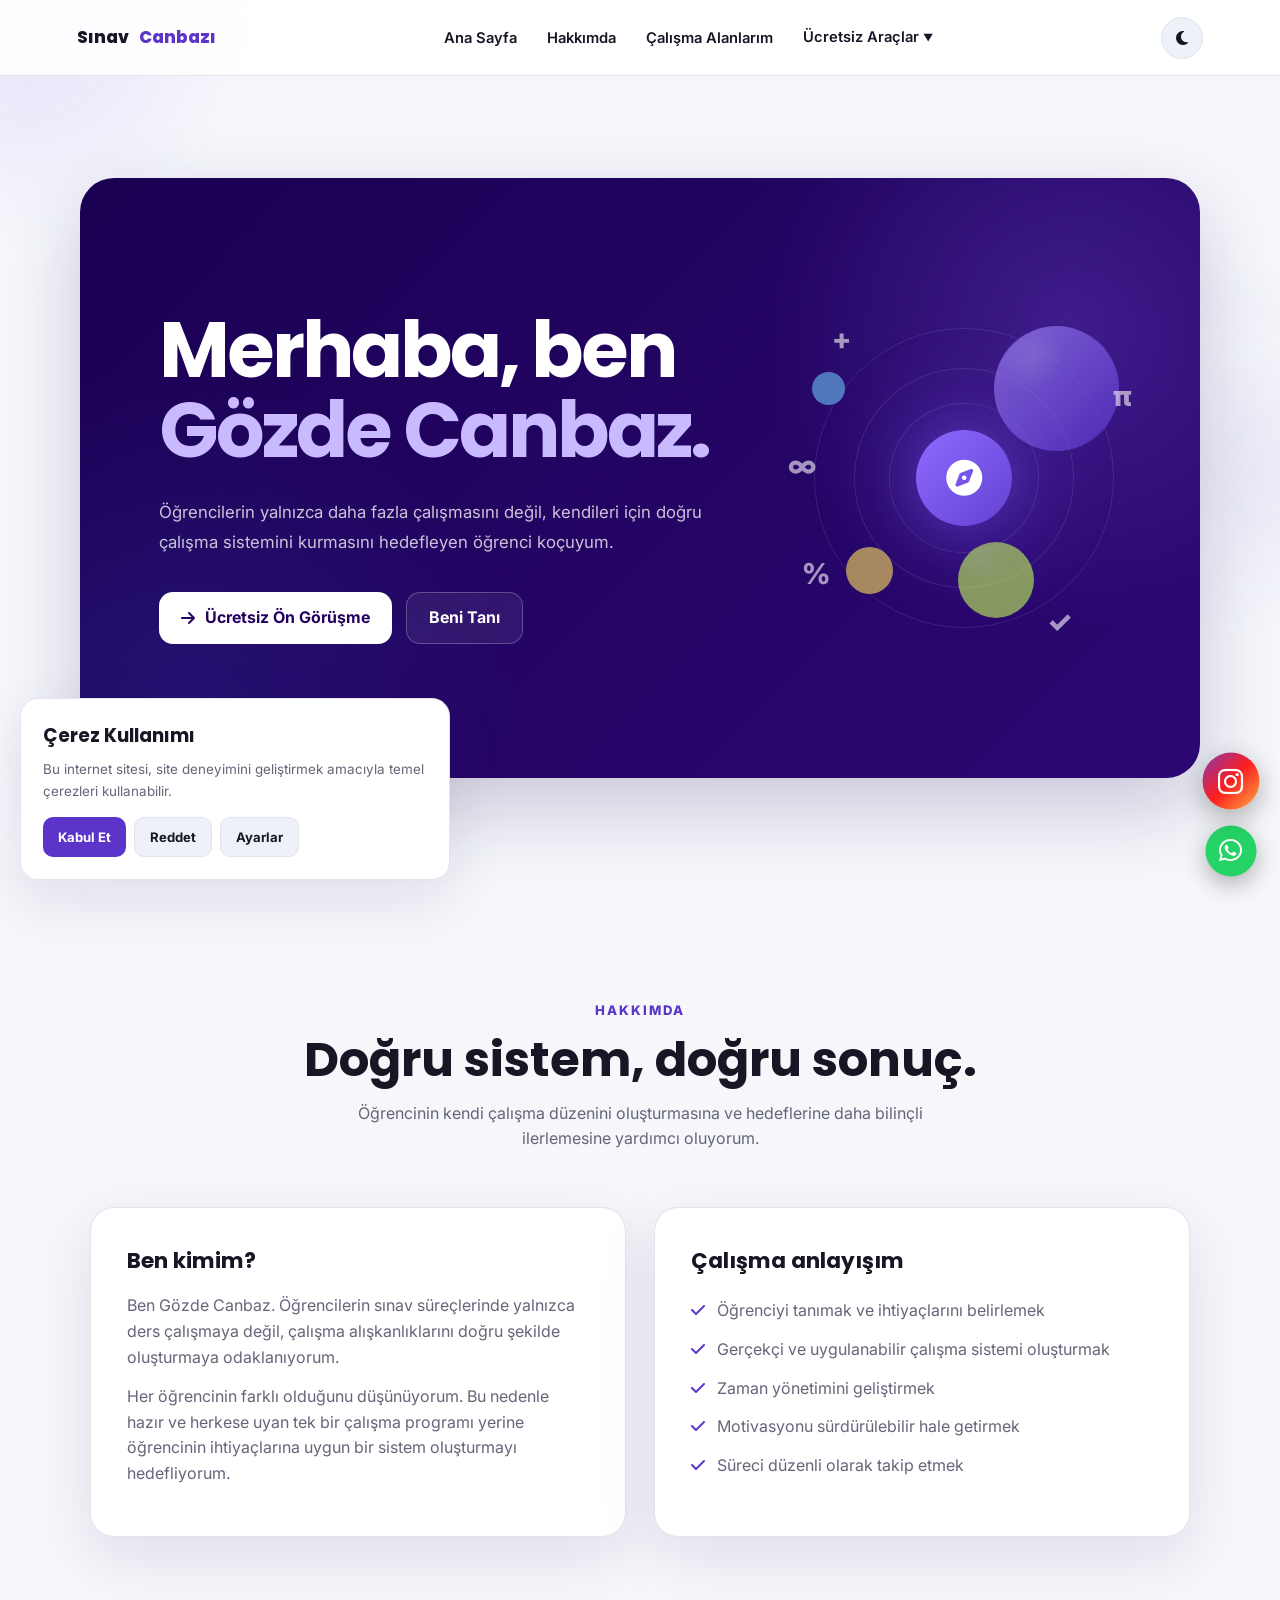
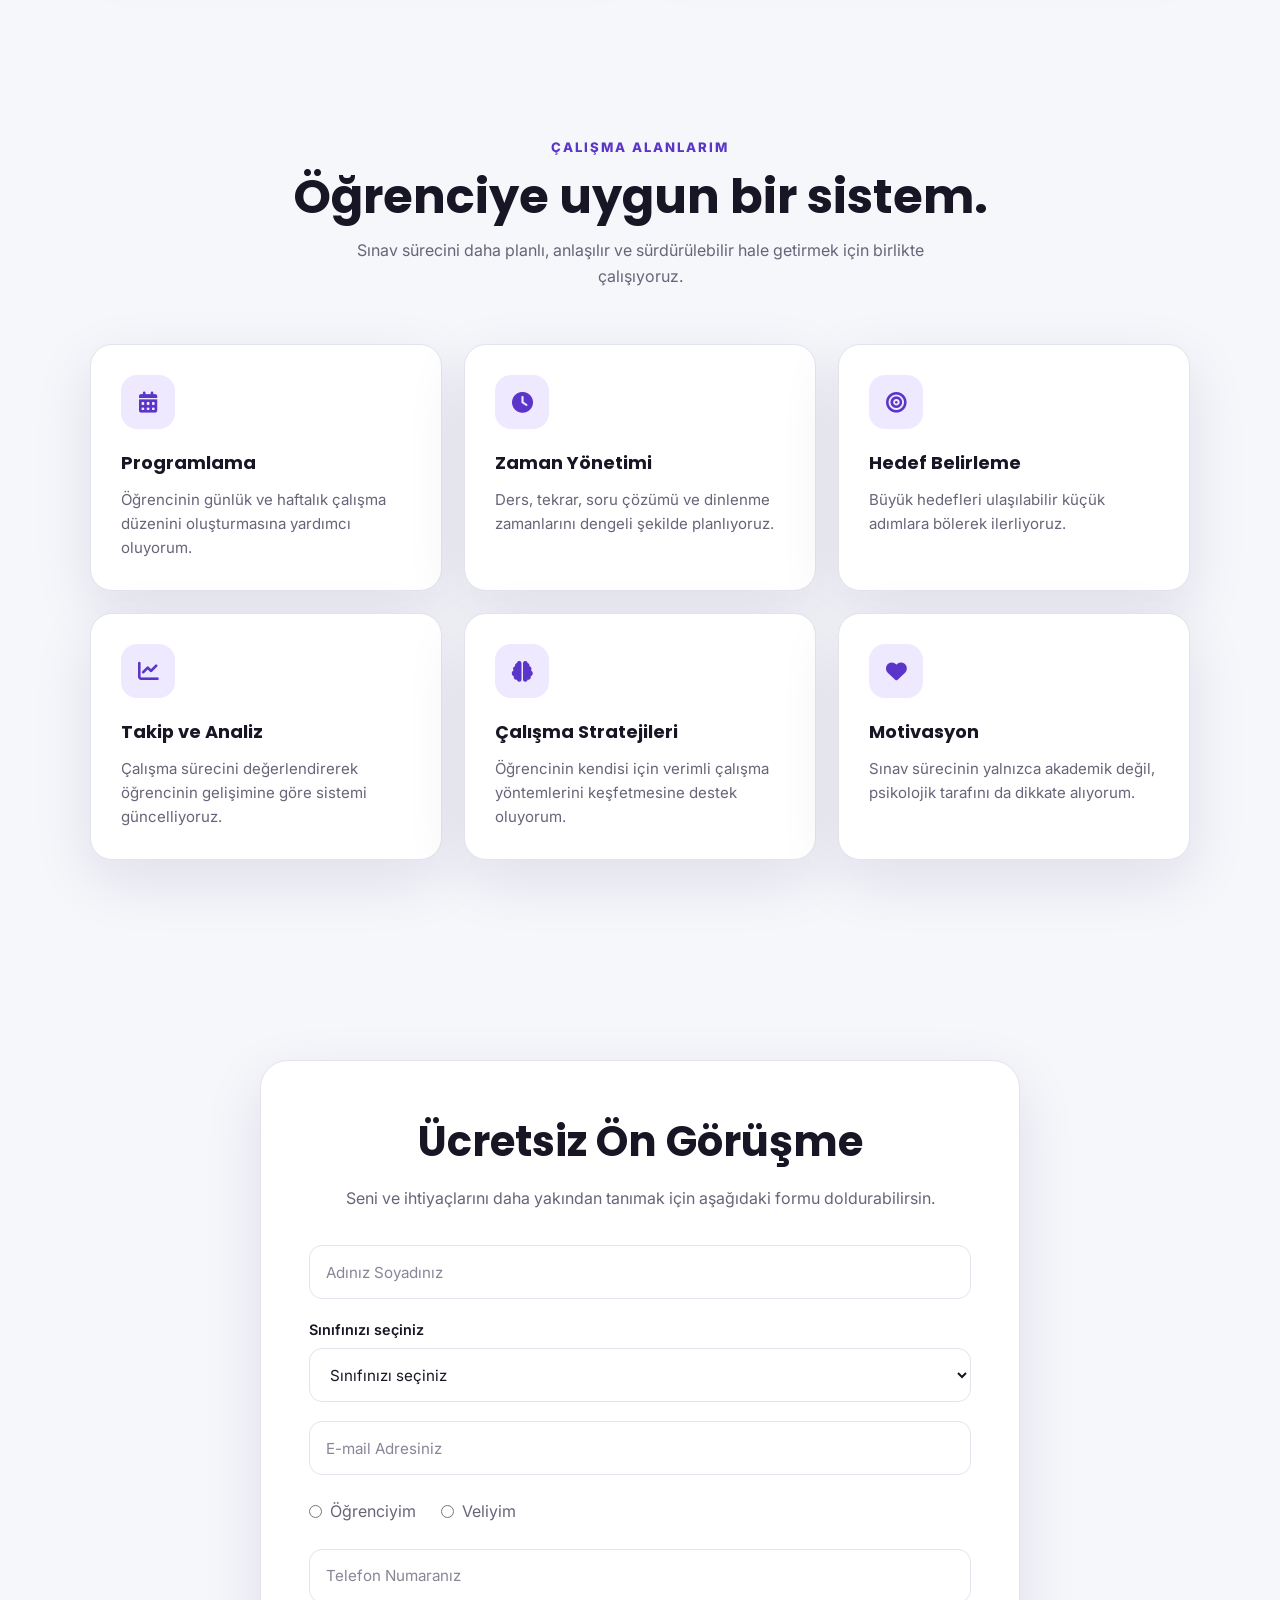
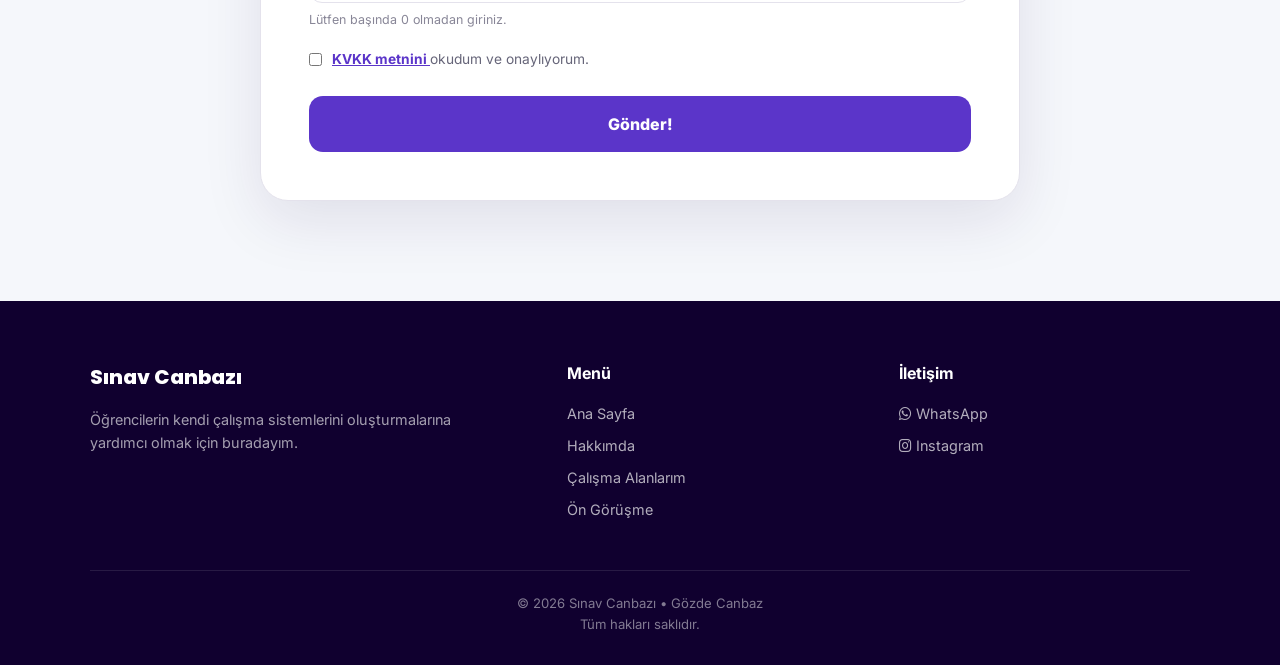
<file: SınavCanbazı/index.html>
<!DOCTYPE html>
<html lang="tr">

<head>

    <meta charset="UTF-8">

    <meta
        name="viewport"
        content="width=device-width, initial-scale=1.0, viewport-fit=cover"
    >

    <title>Sınav Canbazı • Gözde Canbaz</title>

    <meta
        name="description"
        content="Sınav Canbazı - Gözde Canbaz öğrenci koçluğu ve sınav hazırlık desteği."
    >

    <meta
        name="theme-color"
        content="#190052"
    >

    <link
        rel="icon"
        type="image/png"
        href="fav.png"
    >

    <!-- Google Fonts -->
    <link
        rel="preconnect"
        href="https://fonts.googleapis.com"
    >

    <link
        rel="preconnect"
        href="https://fonts.gstatic.com"
        crossorigin
    >

    <link
        href="https://fonts.googleapis.com/css2?family=Inter:wght@400;500;600;700;800&family=Poppins:wght@500;600;700;800&display=swap"
        rel="stylesheet"
    >

    <!-- Font Awesome -->
    <link
        rel="stylesheet"
        href="https://cdnjs.cloudflare.com/ajax/libs/font-awesome/6.7.2/css/all.min.css"
    >


<style>

/* =========================================================
   GENEL
   ========================================================= */

:root {

    --bg-main: #f5f7fb;
    --bg-section: #ffffff;
    --bg-card: #ffffff;
    --bg-soft: #eef1f7;

    --text-main: #181625;
    --text-secondary: #666579;
    --text-muted: #888697;

    --primary: #5b35c9;
    --primary-dark: #45239f;
    --primary-soft: #eee9ff;

    --border: #e4e2ec;

    --hero-1: #190052;
    --hero-2: #2d0874;

    --input-bg: #ffffff;

    --footer-bg: #10002f;

    --shadow:
        0 20px 60px rgba(35, 20, 75, 0.10);

    --transition:
        0.35s ease;
}

* {
    margin: 0;
    padding: 0;
    box-sizing: border-box;
}

html {
    scroll-behavior: smooth;
}

body {

    font-family: "Inter", sans-serif;

    background: var(--bg-main);

    color: var(--text-main);

    line-height: 1.6;

    overflow-x: hidden;

    transition:
        background var(--transition),
        color var(--transition);
}

body.dark-mode {

    --bg-main: #080b14;
    --bg-section: #0e1320;
    --bg-card: #131927;
    --bg-soft: #171d2b;

    --text-main: #f2f1f8;
    --text-secondary: #b7b5c5;
    --text-muted: #8d8b9d;

    --primary: #9b7dff;
    --primary-dark: #8061e8;
    --primary-soft: #211b3d;

    --border: #272e3f;

    --hero-1: #0c0020;
    --hero-2: #26005e;

    --input-bg: #121827;

    --footer-bg: #05060c;

    --shadow:
        0 20px 60px rgba(0, 0, 0, 0.38);
}

a {
    text-decoration: none;
}

button,
input,
select,
textarea {
    font-family: inherit;
}


/* =========================================================
   PRELOADER
   ========================================================= */

#preloader {

    position: fixed;

    inset: 0;

    display: flex;

    align-items: center;

    justify-content: center;

    background: #190052;

    z-index: 999999;

    transition:
        opacity .5s ease,
        visibility .5s ease;
}

#preloader.hide {

    opacity: 0;

    visibility: hidden;

    pointer-events: none;
}

.loader {

    width: 52px;

    height: 52px;

    border: 4px solid rgba(255,255,255,.25);

    border-top-color: #ffffff;

    border-radius: 50%;

    animation:
        loaderSpin
        1s
        linear
        infinite;
}

@keyframes loaderSpin {

    to {
        transform: rotate(360deg);
    }
}


/* =========================================================
   NAVBAR
   ========================================================= */

.navbar {

    position: fixed;

    top: 0;

    left: 0;

    width: 100%;

    height: 76px;

    display: flex;

    align-items: center;

    justify-content: space-between;

    padding: 0 6%;

    background: rgba(255,255,255,.90);

    backdrop-filter: blur(16px);

    -webkit-backdrop-filter: blur(16px);

    border-bottom: 1px solid var(--border);

    z-index: 10000;

    transition:
        background var(--transition),
        border-color var(--transition);
}

body.dark-mode .navbar {

    background: rgba(8,11,20,.90);
}

.logo {

    display: flex;

    align-items: center;

    gap: 10px;

    color: var(--text-main);

    font-family: "Poppins", sans-serif;

    font-size: 1.05rem;

    font-weight: 800;

    white-space: nowrap;
}

.logo span {

    color: var(--primary);
}

.nav-links {

    display: flex;

    align-items: center;

    gap: 30px;

    list-style: none;
}

.nav-links a {

    color: var(--text-main);

    font-size: .92rem;

    font-weight: 600;

    transition: color .2s ease;
}

.nav-links a:hover {

    color: var(--primary);
}

.nav-right {

    display: flex;

    align-items: center;

    gap: 12px;
}

#theme-toggle {

    width: 42px;

    height: 42px;

    border-radius: 50%;

    border: 1px solid var(--border);

    background: var(--bg-soft);

    color: var(--text-main);

    display: flex;

    align-items: center;

    justify-content: center;

    cursor: pointer;

    font-size: 1rem;

    transition:
        background var(--transition),
        color var(--transition),
        border-color var(--transition);
}

#theme-toggle:hover {

    color: var(--primary);

    border-color: var(--primary);
}


/* =========================================================
   HERO
   ========================================================= */

.hero {

    min-height: 100vh;

    padding:
        115px
        6%
        60px;

    display: flex;

    align-items: center;

    justify-content: center;

    position: relative;

    overflow: hidden;

    background: var(--bg-main);
}

.hero::before {

    content: "";

    position: absolute;

    width: 430px;

    height: 430px;

    left: -200px;

    top: 80px;

    border-radius: 50%;

    background:
        rgba(91,53,201,.08);

    filter: blur(15px);

    pointer-events: none;
}

.hero::after {

    content: "";

    position: absolute;

    width: 350px;

    height: 350px;

    right: -150px;

    bottom: -120px;

    border-radius: 50%;

    background:
        rgba(113,72,255,.10);

    filter: blur(15px);

    pointer-events: none;
}

.hero-content {

    position: relative;

    width: min(1120px, 100%);

    min-height: 600px;

    padding:
        70px
        7%;

    display: flex;

    flex-direction: column;

    justify-content: center;

    border-radius: 34px;

    overflow: hidden;

    background:
        radial-gradient(
            circle at 88% 24%,
            rgba(142,106,255,.23),
            transparent 28%
        ),
        radial-gradient(
            circle at 8% 90%,
            rgba(71,133,255,.12),
            transparent 30%
        ),
        linear-gradient(
            135deg,
            var(--hero-1),
            var(--hero-2)
        );

    box-shadow:
        0 30px 80px rgba(30,0,80,.20);

    isolation: isolate;
}

body.dark-mode .hero-content {

    box-shadow:
        0 30px 80px rgba(0,0,0,.45);
}

.hero h1 {

    position: relative;

    z-index: 10;

    max-width: 650px;

    color: #ffffff;

    font-family: "Poppins", sans-serif;

    font-size: clamp(
        3rem,
        6vw,
        5.8rem
    );

    line-height: 1.04;

    letter-spacing: -3px;

    margin-bottom: 26px;
}

.hero h1 span {

    color: #c9baff;
}

.hero p {

    position: relative;

    z-index: 10;

    max-width: 570px;

    color: rgba(255,255,255,.76);

    font-size: 1.05rem;

    line-height: 1.8;

    margin-bottom: 34px;
}

.hero-buttons {

    position: relative;

    z-index: 10;

    display: flex;

    align-items: center;

    gap: 14px;

    flex-wrap: wrap;
}

.hero-button {

    display: inline-flex;

    align-items: center;

    justify-content: center;

    gap: 10px;

    min-height: 52px;

    padding:
        0 22px;

    border-radius: 14px;

    font-weight: 700;

    transition:
        transform .2s ease,
        background .25s ease,
        color .25s ease;
}

.hero-button:hover {

    transform: translateY(-2px);
}

.hero-button.primary {

    background: #ffffff;

    color: #24005f;
}

.hero-button.primary:hover {

    background: #f0ecff;
}

.hero-button.secondary {

    border: 1px solid rgba(255,255,255,.24);

    color: #ffffff;

    background: rgba(255,255,255,.07);
}

.hero-button.secondary:hover {

    background: rgba(255,255,255,.13);
}


/* =========================================================
   HERO GÖRSEL / DEKORASYON
   ========================================================= */

.hero-visual {

    position: absolute;

    width: 360px;

    height: 360px;

    right: 5%;

    top: 50%;

    transform: translateY(-50%);

    z-index: 2;

    pointer-events: none;
}

.hero-orbit {

    position: absolute;

    border:
        1px solid
        rgba(255,255,255,.10);

    border-radius: 50%;
}

.orbit-1 {

    inset: 30px;
}

.orbit-2 {

    inset: 70px;

    transform: rotate(45deg);
}

.orbit-3 {

    inset: 105px;

    transform: rotate(-35deg);
}

.hero-glow {

    position: absolute;

    width: 190px;

    height: 190px;

    left: 85px;

    top: 85px;

    border-radius: 50%;

    background:
        rgba(128,97,255,.12);

    filter: blur(30px);
}


/* =========================================================
   BALONCUKLAR
   ========================================================= */

.hero-bubble {

    position: absolute;

    border-radius: 50%;

    pointer-events: none;

    z-index: 4;

    will-change: transform;

    opacity: .65;
}

.bubble-purple {

    width: 125px;

    height: 125px;

    right: 25px;

    top: 28px;

    background:
        radial-gradient(
            circle at 30% 25%,
            rgba(255,255,255,.18),
            transparent 25%
        ),
        linear-gradient(
            135deg,
            #a58cff,
            #5c37d2
        );

    animation:
        bubblePurple
        17s
        ease-in-out
        infinite;
}

.bubble-green {

    width: 76px;

    height: 76px;

    right: 110px;

    bottom: 40px;

    background:
        radial-gradient(
            circle at 30% 25%,
            rgba(255,255,255,.15),
            transparent 25%
        ),
        #b8e85a;

    animation:
        bubbleGreen
        19s
        ease-in-out
        infinite;
}

.bubble-yellow {

    width: 47px;

    height: 47px;

    left: 62px;

    bottom: 64px;

    background: #efd05c;

    animation:
        bubbleYellow
        16s
        ease-in-out
        infinite;
}

.bubble-blue {

    width: 33px;

    height: 33px;

    left: 28px;

    top: 74px;

    background: #66b3e8;

    animation:
        bubbleBlue
        18s
        ease-in-out
        infinite;
}

@keyframes bubblePurple {

    0%,
    100% {

        transform:
            translate3d(0,0,0)
            scale(1);
    }

    50% {

        transform:
            translate3d(9px,-13px,0)
            scale(1.025);
    }
}

@keyframes bubbleGreen {

    0%,
    100% {

        transform:
            translate3d(0,0,0)
            scale(1);
    }

    50% {

        transform:
            translate3d(-8px,9px,0)
            scale(.975);
    }
}

@keyframes bubbleYellow {

    0%,
    100% {

        transform:
            translate3d(0,0,0);
    }

    50% {

        transform:
            translate3d(6px,-8px,0);
    }
}

@keyframes bubbleBlue {

    0%,
    100% {

        transform:
            translate3d(0,0,0);
    }

    50% {

        transform:
            translate3d(-5px,6px,0);
    }
}

.hero-symbol {

    position: absolute;

    z-index: 5;

    color:
        rgba(255,255,255,.58);

    font-size: 1.8rem;

    font-weight: 800;

    user-select: none;
}

.symbol-1 {

    top: 18px;

    left: 48px;
}

.symbol-2 {

    top: 75px;

    right: 12px;
}

.symbol-3 {

    bottom: 60px;

    left: 18px;
}

.symbol-4 {

    bottom: 12px;

    right: 72px;
}

.symbol-5 {

    top: 145px;

    left: 4px;
}

.hero-center {

    position: absolute;

    z-index: 6;

    width: 96px;

    height: 96px;

    left: 50%;

    top: 50%;

    transform:
        translate(-50%,-50%);

    display: flex;

    align-items: center;

    justify-content: center;

    border-radius: 50%;

    background:
        linear-gradient(
            135deg,
            #8c6bff,
            #6341d2
        );

    color: #ffffff;

    font-size: 2.25rem;

    box-shadow:
        0 0 50px
        rgba(128,97,255,.35);
}


/* =========================================================
   GENEL BÖLÜMLER
   ========================================================= */

.section {

    padding:
        100px 6%;

    background: var(--bg-main);

    transition:
        background var(--transition);
}

.section-inner {

    width: min(1100px, 100%);

    margin: auto;
}

.section-title {

    text-align: center;

    margin-bottom: 55px;
}

.section-title span {

    display: block;

    color: var(--primary);

    font-size: .82rem;

    font-weight: 800;

    text-transform: uppercase;

    letter-spacing: 2px;

    margin-bottom: 10px;
}

.section-title h2 {

    font-family: "Poppins", sans-serif;

    color: var(--text-main);

    font-size: clamp(
        2rem,
        4vw,
        3rem
    );

    line-height: 1.2;

    margin-bottom: 12px;
}

.section-title p {

    max-width: 650px;

    margin: auto;

    color: var(--text-secondary);
}


/* =========================================================
   HAKKIMDA
   ========================================================= */

.about-grid {

    display: grid;

    grid-template-columns:
        1fr 1fr;

    gap: 28px;
}

.about-card {

    padding: 36px;

    background: var(--bg-card);

    border:
        1px solid
        var(--border);

    border-radius: 24px;

    box-shadow: var(--shadow);

    transition:
        background var(--transition),
        border-color var(--transition),
        box-shadow var(--transition);
}

.about-card:hover {

    box-shadow:
        0 24px 65px
        rgba(35,20,75,.13);
}

body.dark-mode .about-card:hover {

    box-shadow:
        0 24px 65px
        rgba(0,0,0,.40);
}

.about-card h3 {

    color: var(--text-main);

    font-family: "Poppins", sans-serif;

    font-size: 1.35rem;

    margin-bottom: 15px;
}

.about-card p {

    color: var(--text-secondary);

    margin-bottom: 14px;
}

.about-list {

    list-style: none;

    display: grid;

    gap: 13px;

    margin-top: 20px;
}

.about-list li {

    display: flex;

    align-items: flex-start;

    gap: 12px;

    color: var(--text-secondary);
}

.about-list i {

    color: var(--primary);

    margin-top: 4px;
}


/* =========================================================
   YETENEKLER
   ========================================================= */

.skills-grid {

    display: grid;

    grid-template-columns:
        repeat(3, 1fr);

    gap: 22px;
}

.skill-card {

    padding: 30px;

    background: var(--bg-card);

    border:
        1px solid
        var(--border);

    border-radius: 22px;

    box-shadow: var(--shadow);

    transition:
        transform .25s ease,
        background var(--transition),
        border-color var(--transition);
}

.skill-card:hover {

    transform: translateY(-5px);
}

.skill-icon {

    width: 54px;

    height: 54px;

    display: flex;

    align-items: center;

    justify-content: center;

    border-radius: 16px;

    background: var(--primary-soft);

    color: var(--primary);

    font-size: 1.3rem;

    margin-bottom: 20px;
}

.skill-card h3 {

    color: var(--text-main);

    font-family: "Poppins", sans-serif;

    font-size: 1.12rem;

    margin-bottom: 10px;
}

.skill-card p {

    color: var(--text-secondary);

    font-size: .94rem;
}


/* =========================================================
   ÖN GÖRÜŞME
   ========================================================= */

.on-gorusme-section {

    padding:
        100px 6%;

    background:
        var(--bg-main);
}

.on-gorusme-card {

    width: min(760px, 100%);

    margin: auto;

    padding: 48px;

    background: var(--bg-card);

    border:
        1px solid
        var(--border);

    border-radius: 28px;

    box-shadow: var(--shadow);

    transition:
        background var(--transition),
        border-color var(--transition);
}

.on-gorusme-card h2 {

    color: var(--text-main);

    font-family: "Poppins", sans-serif;

    font-size: clamp(
        1.8rem,
        4vw,
        2.6rem
    );

    text-align: center;

    margin-bottom: 10px;
}

.form-description {

    color: var(--text-secondary);

    text-align: center;

    margin-bottom: 34px;
}

.on-gorusme-form {

    display: grid;

    gap: 19px;
}

.on-form-group {

    display: flex;

    flex-direction: column;

    gap: 7px;
}

.on-form-group label {

    color: var(--text-main);

    font-size: .9rem;

    font-weight: 600;
}

.on-form-group input,
.on-form-group select,
.on-form-group textarea {

    width: 100%;

    min-height: 54px;

    padding:
        0 16px;

    border:
        1px solid
        var(--border);

    border-radius: 13px;

    outline: none;

    background: var(--input-bg);

    color: var(--text-main);

    font-size: .95rem;

    transition:
        border-color .2s ease,
        box-shadow .2s ease,
        background var(--transition),
        color var(--transition);
}

.on-form-group textarea {

    padding:
        15px;

    min-height: 130px;

    resize: vertical;
}

.on-form-group input::placeholder,
.on-form-group textarea::placeholder {

    color: var(--text-muted);
}

.on-form-group input:focus,
.on-form-group select:focus,
.on-form-group textarea:focus {

    border-color: var(--primary);

    box-shadow:
        0 0 0 3px
        rgba(91,53,201,.10);
}

body.dark-mode
.on-form-group input:focus,
body.dark-mode
.on-form-group select:focus,
body.dark-mode
.on-form-group textarea:focus {

    box-shadow:
        0 0 0 3px
        rgba(155,125,255,.12);
}

.on-form-group small {

    color: var(--text-muted);

    font-size: .78rem;
}

.on-radio-group {

    display: flex;

    gap: 25px;

    flex-wrap: wrap;

    padding:
        5px 0;
}

.on-radio-group label {

    display: flex;

    align-items: center;

    gap: 8px;

    color: var(--text-secondary);

    cursor: pointer;
}

.on-radio-group input {

    accent-color: var(--primary);
}

.on-kvkk {

    display: flex;

    align-items: flex-start;

    gap: 10px;

    color: var(--text-secondary);

    font-size: .86rem;

    line-height: 1.5;

    cursor: pointer;
}

.on-kvkk input {

    margin-top: 4px;

    accent-color: var(--primary);

    flex-shrink: 0;
}

.on-kvkk a {

    color: var(--primary);

    font-weight: 700;

    text-decoration: underline;
}

.on-gorusme-form button {

    min-height: 56px;

    margin-top: 8px;

    border: none;

    border-radius: 14px;

    background: var(--primary);

    color: #ffffff;

    font-size: 1rem;

    font-weight: 800;

    cursor: pointer;

    transition:
        transform .2s ease,
        background .2s ease;
}

.on-gorusme-form button:hover {

    background: var(--primary-dark);

    transform: translateY(-2px);
}

.form-status {

    display: none;

    padding: 13px 16px;

    border-radius: 12px;

    font-size: .9rem;

    text-align: center;
}

.form-status.success {

    display: block;

    background: rgba(46,204,113,.12);

    color: #218c50;
}

.form-status.error {

    display: block;

    background: rgba(231,76,60,.12);

    color: #c0392b;
}


/* =========================================================
   FOOTER
   ========================================================= */

footer {

    padding:
        60px 6% 30px;

    background: var(--footer-bg);

    color: rgba(255,255,255,.76);
}

.footer-inner {

    width: min(1100px, 100%);

    margin: auto;

    display: grid;

    grid-template-columns:
        1.5fr 1fr 1fr;

    gap: 40px;
}

.footer-logo {

    color: #ffffff;

    font-family: "Poppins", sans-serif;

    font-size: 1.25rem;

    font-weight: 800;

    margin-bottom: 15px;
}

.footer-column h3 {

    color: #ffffff;

    font-size: 1rem;

    margin-bottom: 15px;
}

.footer-column p {

    color: rgba(255,255,255,.62);

    font-size: .9rem;

    max-width: 400px;
}

.footer-column a {

    display: block;

    width: fit-content;

    color: rgba(255,255,255,.68);

    margin-bottom: 9px;

    font-size: .9rem;

    transition: color .2s ease;
}

.footer-column a:hover {

    color: #ffffff;
}

.footer-bottom {

    width: min(1100px, 100%);

    margin:
        40px auto 0;

    padding-top: 22px;

    border-top:
        1px solid
        rgba(255,255,255,.10);

    color:
        rgba(255,255,255,.48);

    font-size: .82rem;

    text-align: center;
}


/* =========================================================
   SABİT WHATSAPP / INSTAGRAM
   ========================================================= */

#fixed-whatsapp,
#fixed-instagram {

    position: fixed !important;

    right: 22px !important;

    width: 54px !important;

    height: 54px !important;

    display: flex !important;

    align-items: center !important;

    justify-content: center !important;

    border-radius: 50% !important;

    color: #ffffff !important;

    text-decoration: none !important;

    z-index: 2147483647 !important;

    box-shadow:
        0 8px 25px
        rgba(0,0,0,.30) !important;

    transition:
        transform .2s ease,
        filter .2s ease !important;
}

#fixed-whatsapp {

    bottom: 22px !important;

    background: #25D366 !important;

    font-size: 28px !important;
}

#fixed-instagram {

    bottom: 88px !important;

    background:
        linear-gradient(
            135deg,
            #833ab4,
            #fd1d1d,
            #fcb045
        ) !important;

    font-size: 27px !important;
}

#fixed-whatsapp:hover,
#fixed-instagram:hover {

    transform:
        scale(1.08) !important;

    filter:
        brightness(1.05);
}



/* =========================================================
   KVKK MODAL
   ========================================================= */

#kvkk-overlay {

    position: fixed;

    inset: 0;

    display: flex;

    align-items: center;

    justify-content: center;

    padding: 20px;

    background:
        rgba(5,3,15,.72);

    backdrop-filter: blur(5px);

    z-index: 99998;

    opacity: 0;

    visibility: hidden;

    transition:
        opacity .3s ease,
        visibility .3s ease;
}

#kvkk-overlay.active {

    opacity: 1;

    visibility: visible;
}

#kvkk-modal {

    position: relative;

    width: min(700px, 100%);

    max-height: 85vh;

    overflow-y: auto;

    padding: 38px;

    border-radius: 24px;

    background: var(--bg-card);

    color: var(--text-main);

    border:
        1px solid
        var(--border);

    box-shadow: var(--shadow);
}

#kvkk-modal h2 {

    color: var(--text-main);

    font-family: "Poppins", sans-serif;

    margin-bottom: 20px;
}

#kvkk-modal h3 {

    color: var(--text-main);

    margin:
        22px 0 8px;
}

#kvkk-modal p,
#kvkk-modal li {

    color: var(--text-secondary);

    font-size: .92rem;
}

#kvkk-modal ul {

    padding-left: 20px;
}

#kvkk-close {

    position: absolute;

    top: 15px;

    right: 17px;

    width: 38px;

    height: 38px;

    border: none;

    border-radius: 50%;

    background: var(--bg-soft);

    color: var(--text-main);

    cursor: pointer;

    font-size: 1.1rem;
}

#kvkk-ok {

    width: 100%;

    min-height: 48px;

    margin-top: 25px;

    border: none;

    border-radius: 12px;

    background: var(--primary);

    color: #ffffff;

    font-weight: 700;

    cursor: pointer;
}


/* =========================================================
   ÇEREZ
   ========================================================= */

#cookie-consent {

    position: fixed;

    left: 20px;

    bottom: 20px;

    width: min(430px, calc(100% - 40px));

    padding: 22px;

    background: var(--bg-card);

    color: var(--text-main);

    border:
        1px solid
        var(--border);

    border-radius: 18px;

    box-shadow: var(--shadow);

    z-index: 99997;

    display: none;
}

#cookie-consent.show {

    display: block;
}

#cookie-consent h3 {

    color: var(--text-main);

    margin-bottom: 8px;

    font-family: "Poppins", sans-serif;
}

#cookie-consent p {

    color: var(--text-secondary);

    font-size: .84rem;

    margin-bottom: 15px;
}

.cookie-buttons {

    display: flex;

    gap: 8px;

    flex-wrap: wrap;
}

.cookie-buttons button {

    min-height: 40px;

    padding:
        0 15px;

    border: none;

    border-radius: 10px;

    background: var(--primary);

    color: #ffffff;

    font-size: .82rem;

    font-weight: 700;

    cursor: pointer;
}

.cookie-buttons button.secondary {

    background: var(--bg-soft);

    color: var(--text-main);

    border:
        1px solid
        var(--border);
}


/* =========================================================
   MOBİL
   ========================================================= */

@media (max-width: 900px) {

    .navbar {

        padding:
            0 4%;
    }

    .nav-links {

        gap: 16px;
    }

    .hero-content {

        min-height: 600px;

        padding:
            60px 7%;
    }

    .hero-visual {

        right: -30px;

        opacity: .52;

        transform:
            translateY(-50%)
            scale(.85);
    }

    .about-grid {

        grid-template-columns: 1fr;
    }

    .skills-grid {

        grid-template-columns:
            repeat(2, 1fr);
    }

    .footer-inner {

        grid-template-columns:
            1fr 1fr;
    }
}

@media (max-width: 650px) {

    .navbar {

        height: 68px;
    }

    .logo {

        font-size: .9rem;
    }

    .nav-links {

        display: none;
    }

    .hero {

        padding:
            92px 4% 35px;
    }

    .hero-content {

        min-height: 680px;

        padding:
            50px 28px;

        border-radius: 26px;
    }

    .hero h1 {

        font-size:
            clamp(
                2.65rem,
                13vw,
                4rem
            );

        letter-spacing: -2px;
    }

    .hero p {

        font-size: .94rem;
    }

    .hero-visual {

        width: 300px;

        height: 300px;

        right: -80px;

        top: 67%;

        opacity: .38;

        transform:
            translateY(-50%)
            scale(.75);
    }

    .hero-buttons {

        flex-direction: column;

        align-items: stretch;
    }

    .hero-button {

        width: 100%;
    }

    .section {

        padding:
            75px 5%;
    }

    .skills-grid {

        grid-template-columns: 1fr;
    }

    .on-gorusme-section {

        padding:
            75px 5%;
    }

    .on-gorusme-card {

        padding:
            30px 20px;

        border-radius: 22px;
    }

    .footer-inner {

        grid-template-columns: 1fr;
    }

    #fixed-whatsapp {

        right: 15px !important;

        bottom: 15px !important;

        width: 50px !important;

        height: 50px !important;

        font-size: 25px !important;
    }

    #fixed-instagram {

        right: 15px !important;

        bottom: 75px !important;

        width: 50px !important;

        height: 50px !important;

        font-size: 24px !important;
    }

    #cookie-consent {

        left: 15px;

        bottom: 15px;

        width:
            calc(100% - 30px);
    }

    #kvkk-modal {

        padding:
            30px 20px;
    }
}


/* =========================================================
   HAREKETİ AZALTMA
   ========================================================= */

@media (prefers-reduced-motion: reduce) {

    html {
        scroll-behavior: auto;
    }

    *,
    *::before,
    *::after {

        animation-duration:
            .01ms !important;

        animation-iteration-count:
            1 !important;

        transition-duration:
            .01ms !important;
    }
}
/* =========================================================
   ✨ PREMIUM DOKUNUŞLAR - 1. DENEME
   Mevcut tasarımı bozmaz
   ========================================================= */

/* ---------- HERO ---------- */

.hero {
    position: relative;
    overflow: hidden;
}

.hero::before {
    content: "";
    position: absolute;
    width: 420px;
    height: 420px;
    left: -180px;
    top: -180px;
    background: radial-gradient(
        circle,
        rgba(167, 123, 255, 0.16) 0%,
        rgba(167, 123, 255, 0) 70%
    );
    pointer-events: none;
}

.hero::after {
    content: "";
    position: absolute;
    width: 360px;
    height: 360px;
    right: -150px;
    bottom: -180px;
    background: radial-gradient(
        circle,
        rgba(108, 76, 220, 0.22) 0%,
        rgba(108, 76, 220, 0) 70%
    );
    pointer-events: none;
}

.hero-content {
    position: relative;
    z-index: 5;
}


/* ---------- HERO BUTONLARI ---------- */

.hero-button {
    position: relative;
    overflow: hidden;
    transition:
        transform 0.25s ease,
        box-shadow 0.25s ease,
        border-color 0.25s ease,
        background 0.25s ease !important;
}

.hero-button::after {
    content: "";
    position: absolute;
    top: 0;
    left: -120%;
    width: 70%;
    height: 100%;
    background: linear-gradient(
        100deg,
        transparent,
        rgba(255,255,255,.35),
        transparent
    );
    transform: skewX(-20deg);
    transition: left .6s ease;
}

.hero-button:hover::after {
    left: 140%;
}

.hero-button:hover {
    transform: translateY(-3px);
}

.hero-button.primary:hover {
    box-shadow:
        0 12px 30px rgba(130, 86, 255, 0.28);
}

.hero-button.secondary:hover {
    border-color: #9b78ff !important;
    box-shadow:
        0 10px 25px rgba(130, 86, 255, 0.16);
}


/* ---------- HERO BALONCUKLARI ---------- */

.hero-bubble {
    transition: filter .4s ease;
}

.hero-bubble:hover {
    filter:
        brightness(1.12)
        drop-shadow(0 0 18px rgba(170,130,255,.35));
}


/* ---------- ÇALIŞMA ALANLARI KARTLARI ---------- */

#calisma-alanlari .card,
#calisma-alanlari .feature-card,
#calisma-alanlari .service-card,
.calisma-card,
.area-card {
    transition:
        transform .3s ease,
        box-shadow .3s ease,
        border-color .3s ease !important;
}

#calisma-alanlari .card:hover,
#calisma-alanlari .feature-card:hover,
#calisma-alanlari .service-card:hover,
.calisma-card:hover,
.area-card:hover {
    transform: translateY(-7px);
    border-color: rgba(155, 120, 255, .45) !important;
    box-shadow:
        0 18px 45px rgba(0,0,0,.22),
        0 0 25px rgba(126,87,255,.08);
}


/* ---------- KART İKONLARI ---------- */

#calisma-alanlari .icon-box,
#calisma-alanlari .card-icon,
.calisma-card i,
.area-card i {
    transition:
        transform .3s ease,
        box-shadow .3s ease;
}

#calisma-alanlari .card:hover .icon-box,
#calisma-alanlari .card:hover .card-icon,
.calisma-card:hover i,
.area-card:hover i {
    transform: scale(1.08);
    box-shadow:
        0 8px 22px rgba(126,87,255,.22);
}


/* ---------- HAKKIMDA KARTLARI ---------- */

#hakkimda .card,
#hakkimda .about-card {
    transition:
        transform .3s ease,
        border-color .3s ease,
        box-shadow .3s ease;
}

#hakkimda .card:hover,
#hakkimda .about-card:hover {
    transform: translateY(-5px);
    border-color: rgba(155, 120, 255, .35);
    box-shadow:
        0 16px 35px rgba(0,0,0,.18);
}


/* ---------- FORM ---------- */

.on-gorusme-card {
    transition:
        box-shadow .35s ease,
        border-color .35s ease;
}

.on-gorusme-card:hover {
    border-color: rgba(155, 120, 255, .30);
    box-shadow:
        0 20px 55px rgba(0,0,0,.22),
        0 0 30px rgba(126,87,255,.06);
}

.on-gorusme-form input,
.on-gorusme-form select,
.on-gorusme-form textarea {
    transition:
        border-color .2s ease,
        box-shadow .2s ease,
        background .2s ease;
}

.on-gorusme-form input:focus,
.on-gorusme-form select:focus,
.on-gorusme-form textarea:focus {
    outline: none;
    border-color: #9b78ff !important;
    box-shadow:
        0 0 0 3px rgba(155,120,255,.10),
        0 5px 20px rgba(0,0,0,.08);
}


/* ---------- GÖNDER BUTONU ---------- */

.on-gorusme-form button[type="submit"] {
    position: relative;
    overflow: hidden;
    transition:
        transform .2s ease,
        box-shadow .25s ease,
        filter .2s ease;
}

.on-gorusme-form button[type="submit"]:hover {
    transform: translateY(-2px);
    filter: brightness(1.06);
    box-shadow:
        0 10px 28px rgba(126,87,255,.28);
}

.on-gorusme-form button[type="submit"]:active {
    transform: translateY(0);
}


/* ---------- WHATSAPP / INSTAGRAM ---------- */

#fixed-whatsapp,
#fixed-instagram {
    transition:
        transform .25s ease,
        box-shadow .25s ease,
        filter .25s ease !important;
}

#fixed-whatsapp:hover,
#fixed-instagram:hover {
    transform: scale(1.12) !important;
    box-shadow:
        0 10px 30px rgba(0,0,0,.38) !important;
}


/* =========================================================
   WHATSAPP + INSTAGRAM — GERÇEK NEFES ALMA EFEKTİ
   ========================================================= */

#fixed-whatsapp {
    animation: whatsappBreath 2.8s ease-in-out infinite !important;
    transform-origin: center center;
}

#fixed-instagram {
    animation: instagramBreath 2.8s ease-in-out infinite 1.4s !important;
    transform-origin: center center;
}

@keyframes whatsappBreath {
    0%,
    100% {
        transform: scale(1);
    }

    50% {
        transform: scale(1.09);
    }
}

@keyframes instagramBreath {
    0%,
    100% {
        transform: scale(1);
    }

    50% {
        transform: scale(1.09);
    }
}

/* Mouse üzerine gelince biraz daha büyüsün */
#fixed-whatsapp:hover,
#fixed-instagram:hover {
    transform: scale(1.14) !important;
}

/* Hareket azaltma tercihi */
@media (prefers-reduced-motion: reduce) {
    #fixed-whatsapp,
    #fixed-instagram {
        animation: none !important;
    }
}



/* ---------- BAŞLIKLAR ---------- */

section h2 {
    transition: transform .25s ease;
}

section h2:hover {
    transform: translateY(-1px);
}


/* ---------- HAREKET AZALTMA ---------- */

@media (prefers-reduced-motion: reduce) {

    .hero-button,
    #fixed-whatsapp,
    #fixed-instagram,
    #calisma-alanlari .card,
    #hakkimda .card {
        animation: none !important;
        transition: none !important;
    }
}
/* =========================================
   SAĞ TARAFTAKİ DEKORATİF ŞEKİL - DÜZELTME
   ========================================= */

.hero::after {
    content: "";
    position: absolute;

    width: 280px;
    height: 280px;

    right: -90px;
    top: 50%;

    transform: translateY(-50%) rotate(-8deg);

    border: 1px solid rgba(91, 53, 201, 0.10);
    border-radius: 42% 58% 55% 45% / 48% 42% 58% 52%;

    background:
        radial-gradient(
            circle at 65% 60%,
            rgba(91, 53, 201, 0.07),
            transparent 62%
        );

    box-shadow:
        0 0 70px rgba(91, 53, 201, 0.04);

    pointer-events: none;
    z-index: 0;
}

/* Hero içeriği şeklin üzerinde kalsın */
.hero-content {
    position: relative;
    z-index: 2;
}

/* Mobilde daha küçük ve daha geride */
@media (max-width: 700px) {
    .hero::after {
        width: 180px;
        height: 180px;
        right: -80px;
        opacity: .6;
    }
}

/* =========================================================
   iPHONE / SAFARI GÜVENLİ ALAN VE HERO DÜZELTMELERİ
   ========================================================= */

@supports (padding-top: env(safe-area-inset-top)) {
    .navbar {
        height: calc(76px + env(safe-area-inset-top));
        padding-top: env(safe-area-inset-top);
    }

    .hero {
        padding-top: calc(115px + env(safe-area-inset-top));
    }

    #fixed-whatsapp {
        bottom: calc(22px + env(safe-area-inset-bottom)) !important;
    }

    #fixed-instagram {
        bottom: calc(92px + env(safe-area-inset-bottom)) !important;
    }
}

@media (max-width: 650px) {
    .hero {
        /* Safari'de adres çubuğu açılıp kapandığında gerçek görünür alanı kullanır. */
        min-height: 100svh;
        min-height: 100dvh;
        padding-top: calc(92px + env(safe-area-inset-top));
        padding-bottom: max(35px, env(safe-area-inset-bottom));
        align-items: flex-start;
    }

    .hero-content {
        min-height: min(680px, calc(100dvh - 127px - env(safe-area-inset-top)));
        min-height: min(680px, calc(100svh - 127px - env(safe-area-inset-top)));
    }

    .navbar {
        height: calc(68px + env(safe-area-inset-top));
    }

    #fixed-whatsapp {
        bottom: calc(15px + env(safe-area-inset-bottom)) !important;
    }

    #fixed-instagram {
        bottom: calc(75px + env(safe-area-inset-bottom)) !important;
    }
}

/* =========================================================
   MOBİL AÇILIR MENÜ
   ========================================================= */

.mobile-nav-actions,
.mobile-menu-overlay {
    display: none;
}

@media (max-width: 650px) {
    .navbar {
        padding-right: 4%;
    }

    .nav-right {
        display: none;
    }

    .mobile-nav-actions {
        display: flex;
        align-items: center;
        gap: 10px;
    }

    .mobile-call,
    .mobile-menu-toggle,
    .mobile-menu-close {
        width: 48px;
        height: 48px;
        display: inline-flex;
        align-items: center;
        justify-content: center;
        border: 1px solid var(--border);
        border-radius: 15px;
        cursor: pointer;
    }

    .mobile-call {
        background: var(--primary);
        color: #ffffff;
        box-shadow: 0 8px 20px rgba(91, 53, 201, .25);
    }

    .mobile-menu-toggle,
    .mobile-menu-close {
        background: var(--bg-card);
        color: var(--text-main);
        font-size: 1.3rem;
    }

    .mobile-menu-overlay {
        display: block;
        position: fixed;
        inset: 0;
        z-index: 20000;
        background: rgba(15, 9, 35, .46);
        backdrop-filter: blur(5px);
        -webkit-backdrop-filter: blur(5px);
        opacity: 0;
        pointer-events: none;
        transition: opacity .28s ease;
    }

    .mobile-menu-overlay.is-open {
        opacity: 1;
        pointer-events: auto;
    }

    .mobile-menu-panel {
        position: absolute;
        top: 0;
        right: 0;
        width: min(88vw, 380px);
        height: 100%;
        min-height: 100dvh;
        padding: calc(24px + env(safe-area-inset-top)) 22px calc(28px + env(safe-area-inset-bottom));
        overflow-y: auto;
        background: var(--bg-card);
        box-shadow: -18px 0 55px rgba(15, 5, 45, .18);
        transform: translateX(100%);
        transition: transform .32s ease;
    }

    .mobile-menu-overlay.is-open .mobile-menu-panel {
        transform: translateX(0);
    }

    .mobile-menu-top {
        display: flex;
        align-items: center;
        justify-content: space-between;
        margin-bottom: 30px;
    }

    .mobile-menu-eyebrow {
        color: var(--primary);
        font-size: .75rem;
        font-weight: 800;
        letter-spacing: 2px;
    }

    .mobile-menu-brand {
        font-family: "Poppins", sans-serif;
        font-size: 1.35rem;
        font-weight: 800;
        color: var(--text-main);
        margin-bottom: 8px;
    }

    .mobile-menu-brand span {
        color: var(--primary);
    }

    .mobile-menu-description {
        color: var(--text-secondary);
        margin-bottom: 28px;
    }

    .mobile-menu-links {
        display: grid;
        gap: 12px;
        list-style: none;
    }

    .mobile-menu-links a,
    .mobile-theme-button {
        width: 100%;
        min-height: 60px;
        display: flex;
        align-items: center;
        gap: 15px;
        padding: 0 17px;
        border: 1px solid var(--border);
        border-radius: 17px;
        background: var(--bg-main);
        color: var(--text-main);
        font-weight: 700;
    }

    .mobile-menu-links i,
    .mobile-theme-button i {
        width: 28px;
        color: var(--primary);
        text-align: center;
    }

    .mobile-tools summary {
        min-height: 60px;
        display: flex;
        align-items: center;
        justify-content: space-between;
        padding: 0 17px;
        border: 1px solid var(--border);
        border-radius: 17px;
        background: var(--bg-main);
        color: var(--text-main);
        font-weight: 700;
        cursor: pointer;
        list-style: none;
    }

    .mobile-tools summary::-webkit-details-marker {
        display: none;
    }

    .mobile-tools summary span {
        display: flex;
        align-items: center;
        gap: 15px;
    }

    .mobile-tools summary > i {
        color: var(--primary);
        transition: transform .2s ease;
    }

    .mobile-tools[open] summary > i {
        transform: rotate(180deg);
    }

    .mobile-tools-panel {
        display: grid;
        gap: 9px;
        margin: 10px 0 2px;
        padding: 10px;
        border: 1px solid var(--border);
        border-radius: 16px;
        background: var(--bg-main);
    }

    .mobile-menu-links .mobile-tools-panel a {
        min-height: 48px;
        padding: 0 10px;
        border: 0;
        border-radius: 11px;
        background: transparent;
        font-size: .91rem;
    }

    .mobile-menu-links .mobile-tools-panel a:hover {
        background: var(--primary-soft);
    }

    .mobile-theme-button {
        margin-top: 20px;
        font-family: inherit;
        font-size: 1rem;
        cursor: pointer;
        text-align: left;
    }

    body.mobile-menu-open {
        overflow: hidden;
    }
}
</style>

</head>


<body>


<!-- =====================================================
     PRELOADER
     ===================================================== -->

<div id="preloader">
    <div class="loader"></div>
</div>


<!-- =====================================================
     NAVBAR
     ===================================================== -->

<header class="navbar">

    <a
        href="#anasayfa"
        class="logo"
    >
        Sınav <span>Canbazı</span>
    </a>

    <nav>

        <ul class="nav-links">

            <li>
                <a href="#anasayfa">
                    Ana Sayfa
                </a>
            </li>

            <li>
                <a href="#hakkimda">
                    Hakkımda
                </a>
            </li>

            <li>
                <a href="#yetenekler">
                    Çalışma Alanlarım
                </a>
            </li>
<li style="position: relative;" class="dropdown-item">
    <a href="#" id="toolsDropdownBtn" style="display: flex; align-items: center; gap: 4px;">
        Ücretsiz Araçlar <span style="font-size: 10px;">▼</span>
    </a>
    <div id="toolsDropdownMenu" style="display: none; position: absolute; top: 100%; left: 0; background: #13111c; border: 1px solid rgba(168, 85, 247, 0.3); border-radius: 12px; padding: 6px 0; min-width: 170px; box-shadow: 0 10px 25px rgba(0,0,0,0.5); z-index: 1000;">
        <a href="sayac.html" style="display: block; padding: 10px 16px; color: #fff; text-decoration: none; font-size: 14px; transition: 0.2s;" onmouseover="this.style.background='rgba(168,85,247,0.15)'" onmouseout="this.style.background='transparent'">
            ⏱️ Süre Tut (Sayaç)
        </a>
        <a href="#" id="openExamCalendar" style="display: block; padding: 10px 16px; color: #fff; text-decoration: none; font-size: 14px; transition: 0.2s;" onmouseover="this.style.background='rgba(168,85,247,0.15)'" onmouseout="this.style.background='transparent'">
            📅 Sınav Takvimi
        </a>
        <a href="yks-hesaplama.html" style="display: block; padding: 10px 16px; color: #fff; text-decoration: none; font-size: 14px; transition: 0.2s;" onmouseover="this.style.background='rgba(168,85,247,0.15)'" onmouseout="this.style.background='transparent'">
    🧮 YKS Puan Hesaplama
</a>
<a href="konu-soru-dağılımı.html" style="display: block; padding: 10px 16px; color: #fff; text-decoration: none; font-size: 14px; transition: 0.2s;" onmouseover="this.style.background='rgba(168,85,247,0.15)'" onmouseout="this.style.background='transparent'">
    🧮 Konu-Soru Dağılımı
</a>


<script>
    const dropdownBtn = document.getElementById('toolsDropdownBtn');
    const dropdownMenu = document.getElementById('toolsDropdownMenu');

    dropdownBtn.addEventListener('click', (e) => {
        e.preventDefault();
        dropdownMenu.style.display = dropdownMenu.style.display === 'none' ? 'block' : 'none';
    });

    document.addEventListener('click', (e) => {
        if (!dropdownBtn.contains(e.target) && !dropdownMenu.contains(e.target)) {
            dropdownMenu.style.display = 'none';
        }
    });
</script>

        </ul>

    </nav>
    

    <div class="nav-right">

        <button
            id="theme-toggle"
            type="button"
            aria-label="Temayı değiştir"
        >

            <i class="fa-solid fa-moon"></i>

        </button>

    </div>

    <div class="mobile-nav-actions">
        <a
            class="mobile-call"
            href="#on-gorusme"
            aria-label="Ücretsiz ön görüşme formuna git"
        >
            <i class="fa-solid fa-phone"></i>
        </a>

        <button
            class="mobile-menu-toggle"
            type="button"
            aria-label="Menüyü aç"
            aria-expanded="false"
            aria-controls="mobile-menu"
        >
            <i class="fa-solid fa-bars"></i>
        </button>
    </div>

</header>

<div
    id="mobile-menu"
    class="mobile-menu-overlay"
    aria-hidden="true"
>
    <aside class="mobile-menu-panel" aria-label="Mobil menü">
        <div class="mobile-menu-top">
            <span class="mobile-menu-eyebrow">MENÜ</span>
            <button class="mobile-menu-close" type="button" aria-label="Menüyü kapat">
                <i class="fa-solid fa-xmark"></i>
            </button>
        </div>

        <div class="mobile-menu-brand">Sınav <span>Canbazı</span></div>
        <p class="mobile-menu-description">Hedefine doğru planla, istikrarlı ilerle.</p>

        <ul class="mobile-menu-links">
            <li><a href="#anasayfa"><i class="fa-solid fa-house"></i> Ana Sayfa</a></li>
            <li><a href="#hakkimda"><i class="fa-solid fa-user"></i> Hakkımda</a></li>
            <li><a href="#yetenekler"><i class="fa-solid fa-graduation-cap"></i> Çalışma Alanlarım</a></li>
            <li><a href="#on-gorusme"><i class="fa-solid fa-phone"></i> Ücretsiz Ön Görüşme</a></li>
            <li class="mobile-tools">
                <details>
                    <summary>
                        <span><i class="fa-solid fa-grip"></i> Ücretsiz Araçlar</span>
                        <i class="fa-solid fa-chevron-down"></i>
                    </summary>
                    <div class="mobile-tools-panel">
                        <a href="sayac.html"><i class="fa-solid fa-stopwatch"></i> Süre Tut</a>
                        <a href="yks-hesaplama.html"><i class="fa-solid fa-calculator"></i> YKS Puan Hesaplama</a>
                        <a href="#" data-open-exam-calendar><i class="fa-solid fa-calendar-days"></i> Sınav Takvimi</a>
                        <a href="konu-soru-dağılımı.html"><i class="fa-solid fa-list-check"></i> Konu-Soru Dağılımı</a>
                    </div>
                </details>
            </li>
        </ul>

        <button class="mobile-theme-button" type="button">
            <i class="fa-solid fa-moon"></i> Koyu temayı değiştir
        </button>
    </aside>
</div>

<script>
    (function () {
        const menu = document.getElementById("mobile-menu");
        const openButton = document.querySelector(".mobile-menu-toggle");
        const closeButton = document.querySelector(".mobile-menu-close");
        const menuLinks = document.querySelectorAll(".mobile-menu-links a");
        const mobileThemeButton = document.querySelector(".mobile-theme-button");

        if (!menu || !openButton || !closeButton) return;

        function closeMobileMenu() {
            menu.classList.remove("is-open");
            menu.setAttribute("aria-hidden", "true");
            openButton.setAttribute("aria-expanded", "false");
            document.body.classList.remove("mobile-menu-open");
        }

        function openMobileMenu() {
            menu.classList.add("is-open");
            menu.setAttribute("aria-hidden", "false");
            openButton.setAttribute("aria-expanded", "true");
            document.body.classList.add("mobile-menu-open");
            closeButton.focus();
        }

        openButton.addEventListener("click", openMobileMenu);
        closeButton.addEventListener("click", closeMobileMenu);

        menu.addEventListener("click", function (event) {
            if (event.target === menu) closeMobileMenu();
        });

        menuLinks.forEach(function (link) {
            link.addEventListener("click", closeMobileMenu);
        });

        document.addEventListener("keydown", function (event) {
            if (event.key === "Escape") closeMobileMenu();
        });

        document.querySelectorAll("[data-open-exam-calendar]").forEach(function (link) {
            link.addEventListener("click", function (event) {
                event.preventDefault();
                closeMobileMenu();
                const examModal = document.getElementById("sinavModal");
                if (examModal) examModal.style.display = "flex";
            });
        });

        if (mobileThemeButton) {
            mobileThemeButton.addEventListener("click", function () {
                const themeButton = document.getElementById("theme-toggle");
                if (themeButton) themeButton.click();
            });
        }
    })();
</script>


<!-- =====================================================
     HERO
     ===================================================== -->

<main id="anasayfa">

    <section class="hero">

        <div class="hero-content">


            <div
                class="hero-visual"
                aria-hidden="true"
            >

                <div
                    class="hero-bubble bubble-purple"
                ></div>

                <div
                    class="hero-bubble bubble-green"
                ></div>

                <div
                    class="hero-bubble bubble-yellow"
                ></div>

                <div
                    class="hero-bubble bubble-blue"
                ></div>


                <div
                    class="hero-orbit orbit-1"
                ></div>

                <div
                    class="hero-orbit orbit-2"
                ></div>

                <div
                    class="hero-orbit orbit-3"
                ></div>


                <div class="hero-glow"></div>


                <span class="hero-symbol symbol-1">
                    +
                </span>

                <span class="hero-symbol symbol-2">
                    π
                </span>

                <span class="hero-symbol symbol-3">
                    %
                </span>

                <span class="hero-symbol symbol-4">
                    ✓
                </span>

                <span class="hero-symbol symbol-5">
                    ∞
                </span>


                <div class="hero-center">

                    <i class="fa-solid fa-compass"></i>

                </div>

            </div>


            <h1>

                Merhaba, ben<br>

                <span>
                    Gözde Canbaz.
                </span>

            </h1>


            <p>

                Öğrencilerin yalnızca daha fazla çalışmasını değil,
                kendileri için doğru çalışma sistemini kurmasını
                hedefleyen öğrenci koçuyum.

            </p>


            <div class="hero-buttons">

                <a
                    href="#on-gorusme"
                    class="hero-button primary"
                >

                    <i class="fa-solid fa-arrow-right"></i>

                    Ücretsiz Ön Görüşme

                </a>


                <a
                    href="#hakkimda"
                    class="hero-button secondary"
                >

                    Beni Tanı

                </a>

            </div>

        </div>

    </section>


    <!-- =================================================
         HAKKIMDA
         ================================================= -->

    <section
        id="hakkimda"
        class="section"
    >

        <div class="section-inner">

            <div class="section-title">

                <span>
                    Hakkımda
                </span>

                <h2>
                    Doğru sistem, doğru sonuç.
                </h2>

                <p>
                    Öğrencinin kendi çalışma düzenini oluşturmasına
                    ve hedeflerine daha bilinçli ilerlemesine yardımcı
                    oluyorum.
                </p>

            </div>


            <div class="about-grid">


                <div class="about-card">

                    <h3>
                        Ben kimim?
                    </h3>

                    <p>
                        Ben Gözde Canbaz. Öğrencilerin sınav
                        süreçlerinde yalnızca ders çalışmaya değil,
                        çalışma alışkanlıklarını doğru şekilde
                        oluşturmaya odaklanıyorum.
                    </p>

                    <p>
                        Her öğrencinin farklı olduğunu düşünüyorum.
                        Bu nedenle hazır ve herkese uyan tek bir
                        çalışma programı yerine öğrencinin ihtiyaçlarına
                        uygun bir sistem oluşturmayı hedefliyorum.
                    </p>

                </div>


                <div class="about-card">

                    <h3>
                        Çalışma anlayışım
                    </h3>

                    <ul class="about-list">

                        <li>
                            <i class="fa-solid fa-check"></i>

                            <span>
                                Öğrenciyi tanımak ve ihtiyaçlarını belirlemek
                            </span>
                        </li>

                        <li>
                            <i class="fa-solid fa-check"></i>

                            <span>
                                Gerçekçi ve uygulanabilir çalışma sistemi oluşturmak
                            </span>
                        </li>

                        <li>
                            <i class="fa-solid fa-check"></i>

                            <span>
                                Zaman yönetimini geliştirmek
                            </span>
                        </li>

                        <li>
                            <i class="fa-solid fa-check"></i>

                            <span>
                                Motivasyonu sürdürülebilir hale getirmek
                            </span>
                        </li>

                        <li>
                            <i class="fa-solid fa-check"></i>

                            <span>
                                Süreci düzenli olarak takip etmek
                            </span>
                        </li>

                    </ul>

                </div>

            </div>

        </div>

    </section>


    <!-- =================================================
         YETENEKLER
         ================================================= -->

    <section
        id="yetenekler"
        class="section"
    >

        <div class="section-inner">

            <div class="section-title">

                <span>
                    Çalışma Alanlarım
                </span>

                <h2>
                    Öğrenciye uygun bir sistem.
                </h2>

                <p>
                    Sınav sürecini daha planlı, anlaşılır ve
                    sürdürülebilir hale getirmek için birlikte çalışıyoruz.
                </p>

            </div>


            <div class="skills-grid">


                <div class="skill-card">

                    <div class="skill-icon">
                        <i class="fa-solid fa-calendar-days"></i>
                    </div>

                    <h3>
                        Programlama
                    </h3>

                    <p>
                        Öğrencinin günlük ve haftalık çalışma
                        düzenini oluşturmasına yardımcı oluyorum.
                    </p>

                </div>


                <div class="skill-card">

                    <div class="skill-icon">
                        <i class="fa-solid fa-clock"></i>
                    </div>

                    <h3>
                        Zaman Yönetimi
                    </h3>

                    <p>
                        Ders, tekrar, soru çözümü ve dinlenme
                        zamanlarını dengeli şekilde planlıyoruz.
                    </p>

                </div>


                <div class="skill-card">

                    <div class="skill-icon">
                        <i class="fa-solid fa-bullseye"></i>
                    </div>

                    <h3>
                        Hedef Belirleme
                    </h3>

                    <p>
                        Büyük hedefleri ulaşılabilir küçük adımlara
                        bölerek ilerliyoruz.
                    </p>

                </div>


                <div class="skill-card">

                    <div class="skill-icon">
                        <i class="fa-solid fa-chart-line"></i>
                    </div>

                    <h3>
                        Takip ve Analiz
                    </h3>

                    <p>
                        Çalışma sürecini değerlendirerek öğrencinin
                        gelişimine göre sistemi güncelliyoruz.
                    </p>

                </div>


                <div class="skill-card">

                    <div class="skill-icon">
                        <i class="fa-solid fa-brain"></i>
                    </div>

                    <h3>
                        Çalışma Stratejileri
                    </h3>

                    <p>
                        Öğrencinin kendisi için verimli çalışma
                        yöntemlerini keşfetmesine destek oluyorum.
                    </p>

                </div>


                <div class="skill-card">

                    <div class="skill-icon">
                        <i class="fa-solid fa-heart"></i>
                    </div>

                    <h3>
                        Motivasyon
                    </h3>

                    <p>
                        Sınav sürecinin yalnızca akademik değil,
                        psikolojik tarafını da dikkate alıyorum.
                    </p>

                </div>

            </div>

        </div>

    </section>


    <!-- =================================================
         ÖN GÖRÜŞME FORMU
         ================================================= -->

    <section
        id="on-gorusme"
        class="on-gorusme-section"
    >

        <div class="on-gorusme-card">

            <h2>
                Ücretsiz Ön Görüşme
            </h2>

            <p class="form-description">

                Seni ve ihtiyaçlarını daha yakından tanımak
                için aşağıdaki formu doldurabilirsin.

            </p>


            <form
                action="https://script.google.com/macros/s/AKfycbxfM8xjPEQkcbtT548f3TsHYomBJdzNOL7f4Yqe4ZqBN-cCit-nHQrFdQoWd9HVwjRF/exec"
                method="POST"
                class="on-gorusme-form"
                id="on-gorusme-form"
                target="form-submit-frame"
            >


                <div class="on-form-group">

                    <input
                        type="text"
                        name="ad_soyad"
                        placeholder="Adınız Soyadınız"
                        autocomplete="name"
                        required
                    >

                </div>


                <div class="on-form-group">

                    <label for="sinif">
                        Sınıfınızı seçiniz
                    </label>

                    <select
                        id="sinif"
                        name="sinif"
                        required
                    >

                        <option value="">
                            Sınıfınızı seçiniz
                        </option>

                        <option value="5. Sınıf">
                            5. Sınıf
                        </option>

                        <option value="6. Sınıf">
                            6. Sınıf
                        </option>

                        <option value="7. Sınıf">
                            7. Sınıf
                        </option>

                        <option value="8. Sınıf">
                            8. Sınıf
                        </option>

                        <option value="9. Sınıf">
                            9. Sınıf
                        </option>

                        <option value="10. Sınıf">
                            10. Sınıf
                        </option>

                        <option value="11. Sınıf">
                            11. Sınıf
                        </option>

                        <option value="12. Sınıf">
                            12. Sınıf
                        </option>

                        <option value="Mezun">
                            Mezun
                        </option>

                        <option value="KPSS">
                            KPSS
                        </option>

                        <option value="ALES">
                            ALES
                        </option>

                        <option value="DGS">
                            DGS
                        </option>

                        <option value="AGS">
                            AGS
                        </option>

                    </select>

                </div>


                <div class="on-form-group">

                    <input
                        type="email"
                        name="email"
                        placeholder="E-mail Adresiniz"
                        autocomplete="email"
                        required
                    >

                </div>


                <div class="on-radio-group">

                    <label>

                        <input
                            type="radio"
                            name="kisi"
                            value="Öğrenciyim"
                            required
                        >

                        Öğrenciyim

                    </label>


                    <label>

                        <input
                            type="radio"
                            name="kisi"
                            value="Veliyim"
                        >

                        Veliyim

                    </label>

                </div>


                <div class="on-form-group">

                    <input
                        type="tel"
                        name="telefon"
                        placeholder="Telefon Numaranız"
                        autocomplete="tel"
                        required
                    >

                    <small>
                        Lütfen başında 0 olmadan giriniz.
                    </small>

                </div>


                <label class="on-kvkk">

                    <input
                        type="checkbox"
                        name="kvkk"
                        value="Onaylandı"
                        required
                    >

                    <span>

                        <a
                            href="#"
                            id="kvkk-link"
                        >
                            KVKK metnini
                        </a>

                        okudum ve onaylıyorum.

                    </span>

                </label>


                <div
                    id="form-status"
                    class="form-status"
                ></div>


                <button type="submit">

                    Gönder!

                </button>

            </form>

        </div>

    </section>

</main>


<!-- =====================================================
     FORM GİZLİ FRAME
     ===================================================== -->

<iframe
    name="form-submit-frame"
    id="form-submit-frame"
    style="display:none;"
></iframe>


<!-- =====================================================
     FOOTER
     ===================================================== -->

<footer>

    <div class="footer-inner">


        <div class="footer-column">

            <div class="footer-logo">
                Sınav Canbazı
            </div>

            <p>
                Öğrencilerin kendi çalışma sistemlerini
                oluşturmalarına yardımcı olmak için buradayım.
            </p>

        </div>


        <div class="footer-column">

            <h3>
                Menü
            </h3>

            <a href="#anasayfa">
                Ana Sayfa
            </a>

            <a href="#hakkimda">
                Hakkımda
            </a>

            <a href="#yetenekler">
                Çalışma Alanlarım
            </a>

            <a href="#on-gorusme">
                Ön Görüşme
            </a>

        </div>


        <div class="footer-column">

            <h3>
                İletişim
            </h3>

            <a
                href="https://wa.me/905054421704"
                target="_blank"
                rel="noopener noreferrer"
            >

                <i class="fa-brands fa-whatsapp"></i>

                WhatsApp

            </a>

            <a
                href="https://instagram.com/sinav.canbazi"
                target="_blank"
                rel="noopener noreferrer"
            >

                <i class="fa-brands fa-instagram"></i>

                Instagram

            </a>

        </div>

    </div>


    <div class="footer-bottom">

        © 2026 Sınav Canbazı • Gözde Canbaz

        <br>

        Tüm hakları saklıdır.

    </div>

</footer>


<!-- =====================================================
     SABİT WHATSAPP
     ===================================================== -->

<a
    href="https://wa.me/905054421704"
    target="_blank"
    rel="noopener noreferrer"
    id="fixed-whatsapp"
    aria-label="WhatsApp ile iletişime geç"
>

    <i class="fa-brands fa-whatsapp"></i>

</a>


<!-- =====================================================
     SABİT INSTAGRAM
     ===================================================== -->

<a
    href="https://instagram.com/sinav.canbazi"
    target="_blank"
    rel="noopener noreferrer"
    id="fixed-instagram"
    aria-label="Instagram"
>

    <i class="fa-brands fa-instagram"></i>

</a>


<!-- =====================================================
     KVKK
     ===================================================== -->

<div
    id="kvkk-overlay"
    aria-hidden="true"
>

    <div
        id="kvkk-modal"
        role="dialog"
        aria-modal="true"
        aria-labelledby="kvkk-title"
    >

        <button
            id="kvkk-close"
            type="button"
            aria-label="Kapat"
        >

            <i class="fa-solid fa-xmark"></i>

        </button>


        <h2 id="kvkk-title">
            KVKK Aydınlatma Metni
        </h2>


        <p>

            Bu internet sitesi üzerinden tarafınızdan paylaşılan
            kişisel bilgiler, ücretsiz ön görüşme talebinizin
            değerlendirilmesi ve sizinle iletişim kurulabilmesi
            amacıyla işlenmektedir.

        </p>


        <h3>
            İşlenen Bilgiler
        </h3>

        <ul>

            <li>
                Ad ve soyad
            </li>

            <li>
                E-posta adresi
            </li>

            <li>
                Telefon numarası
            </li>

            <li>
                Sınıf / sınav bilgisi
            </li>

            <li>
                Öğrenci / veli bilgisi
            </li>

        </ul>


        <h3>
            Veri İşleme Amacı
        </h3>

        <p>

          Toplanan kişisel verileriniz; ücretsiz ön görüşme talebinizin değerlendirilmesi, sizinle iletişim kurulması, rehberlik ve eğitim sürecinin yürütülmesi ve hizmet kalitemizin artırılması amacıyla işlenmektedir.

        </p>


        <h3>
            Haklarınız
        </h3>

        <p>

            KVKK'nın 11. maddesi gereğince veri sahibi olarak; verilerinizin işlenip işlenmediğini öğrenme, bilgi talep etme, düzeltilmesini veya silinmesini isteme haklarına sahipsiniz. Taleplerinizi web sitemiz üzerinden bize iletebilirsiniz.

        </p>
        <h3>
            Kişisel Verilerin Aktarımı
        </h3>

        <p>

          Toplanan kişisel verileriniz, kanunen yetkili kamu kurum ve kuruluşları hariç olmak üzere üçüncü şahıslarla paylaşılmamakta ve yurt dışına aktarılmamaktadır.

        </p>



        <button
            id="kvkk-ok"
            type="button"
        >

            Okudum ve Anladım

        </button>

    </div>

</div>


<!-- =====================================================
     ÇEREZ
     ===================================================== -->

<div id="cookie-consent">

    <h3>
        Çerez Kullanımı
    </h3>

    <p>

        Bu internet sitesi, site deneyimini geliştirmek
        amacıyla temel çerezleri kullanabilir.

    </p>


    <div class="cookie-buttons">

        <button
            type="button"
            id="cookie-accept"
        >
            Kabul Et
        </button>

        <button
            type="button"
            id="cookie-reject"
            class="secondary"
        >
            Reddet
        </button>

        <button
            type="button"
            id="cookie-settings"
            class="secondary"
        >
            Ayarlar
        </button>

    </div>

</div>


<!-- =====================================================
     JAVASCRIPT
     ===================================================== -->

<script>

/* =========================================================
   PRELOADER
   ========================================================= */

window.addEventListener(
    "load",
    function () {

        const preloader =
            document.getElementById("preloader");

        setTimeout(
            function () {

                if (preloader) {

                    preloader.classList.add("hide");

                }

            },
            500
        );

    }
);


/* =========================================================
   TEMA
   ========================================================= */

const themeToggle =
    document.getElementById("theme-toggle");

const savedTheme =
    localStorage.getItem("theme");


if (savedTheme === "dark") {

    document.body.classList.add("dark-mode");

}


function updateThemeIcon() {

    if (!themeToggle) {
        return;
    }

    const icon =
        themeToggle.querySelector("i");

    if (!icon) {
        return;
    }

    if (
        document.body.classList.contains(
            "dark-mode"
        )
    ) {

        icon.className =
            "fa-solid fa-sun";

        themeToggle.setAttribute(
            "aria-label",
            "Gündüz moduna geç"
        );

    } else {

        icon.className =
            "fa-solid fa-moon";

        themeToggle.setAttribute(
            "aria-label",
            "Gece moduna geç"
        );

    }

}


updateThemeIcon();


if (themeToggle) {

    themeToggle.addEventListener(
        "click",
        function () {

            document.body.classList.toggle(
                "dark-mode"
            );

            const isDark =
                document.body.classList.contains(
                    "dark-mode"
                );

            localStorage.setItem(
                "theme",
                isDark
                    ? "dark"
                    : "light"
            );

            updateThemeIcon();

        }
    );

}


/* =========================================================
   KVKK
   ========================================================= */

const kvkkOverlay =
    document.getElementById(
        "kvkk-overlay"
    );

const kvkkLink =
    document.getElementById(
        "kvkk-link"
    );

const kvkkClose =
    document.getElementById(
        "kvkk-close"
    );

const kvkkOk =
    document.getElementById(
        "kvkk-ok"
    );


function openKvkk(event) {

    if (event) {

        event.preventDefault();

    }

    if (!kvkkOverlay) {
        return;
    }

    kvkkOverlay.classList.add(
        "active"
    );

    kvkkOverlay.setAttribute(
        "aria-hidden",
        "false"
    );

    document.body.style.overflow =
        "hidden";
}


function closeKvkk() {

    if (!kvkkOverlay) {
        return;
    }

    kvkkOverlay.classList.remove(
        "active"
    );

    kvkkOverlay.setAttribute(
        "aria-hidden",
        "true"
    );

    document.body.style.overflow =
        "";
}


if (kvkkLink) {

    kvkkLink.addEventListener(
        "click",
        openKvkk
    );

}


if (kvkkClose) {

    kvkkClose.addEventListener(
        "click",
        closeKvkk
    );

}


if (kvkkOk) {

    kvkkOk.addEventListener(
        "click",
        closeKvkk
    );

}


if (kvkkOverlay) {

    kvkkOverlay.addEventListener(
        "click",
        function (event) {

            if (
                event.target ===
                kvkkOverlay
            ) {

                closeKvkk();

            }

        }
    );

}


document.addEventListener(
    "keydown",
    function (event) {

        if (
            event.key === "Escape"
        ) {

            closeKvkk();

        }

    }
);


/* =========================================================
   ÇEREZ
   ========================================================= */

const cookieConsent =
    document.getElementById(
        "cookie-consent"
    );

const cookieAccept =
    document.getElementById(
        "cookie-accept"
    );

const cookieReject =
    document.getElementById(
        "cookie-reject"
    );

const cookieSettings =
    document.getElementById(
        "cookie-settings"
    );


const cookieChoice =
    localStorage.getItem(
        "cookie-consent"
    );


if (!cookieChoice) {

    setTimeout(
        function () {

            if (cookieConsent) {

                cookieConsent.classList.add(
                    "show"
                );

            }

        },
        1200
    );

}


function hideCookiePopup(
    value
) {

    localStorage.setItem(
        "cookie-consent",
        value
    );

    if (cookieConsent) {

        cookieConsent.classList.remove(
            "show"
        );

    }

}


if (cookieAccept) {

    cookieAccept.addEventListener(
        "click",
        function () {

            hideCookiePopup(
                "accepted"
            );

        }
    );

}


if (cookieReject) {

    cookieReject.addEventListener(
        "click",
        function () {

            hideCookiePopup(
                "rejected"
            );

        }
    );

}


if (cookieSettings) {

    cookieSettings.addEventListener(
        "click",
        function () {

            alert(
                "Çerez ayarları için gerekli ayrıntılı politika metni yakında eklenecektir."
            );

        }
    );

}


/* =========================================================
   FORM
   ========================================================= */

const consultationForm =
    document.getElementById(
        "on-gorusme-form"
    );

const formStatus =
    document.getElementById(
        "form-status"
    );


if (consultationForm) {

    consultationForm.addEventListener(
        "submit",
        function () {

            if (!formStatus) {
                return;
            }

            formStatus.className =
                "form-status success";

            formStatus.textContent =
                "Başvurunuz gönderiliyor...";

            setTimeout(
                function () {

                    formStatus.textContent =
                        "Başvurunuz alındı. En kısa sürede sizinle iletişime geçilecektir.";

                },
                1800
            );

        }
    );

}


/* =========================================================
   HAREKET AZALTMA
   ========================================================= */

const bubbles =
    document.querySelectorAll(
        ".hero-bubble"
    );


if (
    window.matchMedia(
        "(prefers-reduced-motion: reduce)"
    ).matches
) {

    bubbles.forEach(
        function (bubble) {

            bubble.style.animation =
                "none";

        }
    );

}


/* =========================================================
   NAVBAR LINKLERİ
   ========================================================= */

document
    .querySelectorAll(
        ".nav-links a, .hero-button"
    )
    .forEach(
        function (link) {

            link.addEventListener(
                "click",
                function () {

                    const target =
                        link.getAttribute(
                            "href"
                        );

                    if (
                        target &&
                        target.startsWith("#")
                    ) {

                        const element =
                            document.querySelector(
                                target
                            );

                        if (element) {

                            setTimeout(
                                function () {

                                    element.scrollIntoView(
                                        {
                                            behavior:
                                                "smooth"
                                        }
                                    );

                                },
                                10
                            );

                        }

                    }

                }
            );

        }
    );

/* =========================================================
   WHATSAPP + INSTAGRAM — NEFES ALMA EFEKTİ
   ========================================================= */

(function () {

    const whatsapp = document.getElementById("fixed-whatsapp");
    const instagram = document.getElementById("fixed-instagram");

    if (!whatsapp || !instagram) return;

    let startTime = null;

    function breathe(timestamp) {

        if (!startTime) {
            startTime = timestamp;
        }

        const elapsed = timestamp - startTime;

        /* 3 saniyelik yumuşak nefes döngüsü */
        const whatsappProgress =
            (elapsed % 3000) / 3000;

        /* Instagram yarım saniye geriden gelsin */
        const instagramProgress =
            ((elapsed + 1500) % 3000) / 3000;

        /*
           Sinüs eğrisi:
           1.00 → 1.07 → 1.00
           Çok yumuşak büyüyüp küçülür.
        */
        const whatsappScale =
            1 + Math.sin(
                whatsappProgress * Math.PI * 2
            ) * 0.055;

        const instagramScale =
            1 + Math.sin(
                instagramProgress * Math.PI * 2
            ) * 0.055;

        whatsapp.style.setProperty(
            "transform",
            `scale(${whatsappScale})`,
            "important"
        );

        instagram.style.setProperty(
            "transform",
            `scale(${instagramScale})`,
            "important"
        );

        requestAnimationFrame(breathe);
    }

    requestAnimationFrame(breathe);

})();
</script>


<!-- Modern Sınav Takvimi Pop-Up -->
<div id="sinavModal" style="display: none; position: fixed; top: 0; left: 0; width: 100vw; height: 100vh; background: rgba(5, 4, 10, 0.82); backdrop-filter: blur(12px); -webkit-backdrop-filter: blur(12px); z-index: 999999; justify-content: center; align-items: center; padding: 20px;">
    
    <div style="background: linear-gradient(145deg, rgba(26, 21, 46, 0.95), rgba(15, 12, 28, 0.98)); border: 1px solid rgba(168, 85, 247, 0.25); width: 100%; max-width: 720px; max-height: 85vh; border-radius: 24px; padding: 28px; color: #ffffff; box-shadow: 0 25px 60px -12px rgba(0, 0, 0, 0.7), 0 0 40px rgba(168, 85, 247, 0.15); display: flex; flex-direction: column; font-family: 'Inter', system-ui, -apple-system, sans-serif;">
        
        <!-- Header -->
        <div style="display: flex; justify-content: space-between; align-items: center; border-bottom: 1px solid rgba(255, 255, 255, 0.08); padding-bottom: 18px; margin-bottom: 22px;">
            <div style="display: flex; align-items: center; gap: 10px;">
                <span style="width: 10px; height: 10px; background-color: #a855f7; border-radius: 50%; box-shadow: 0 0 12px #a855f7; display: inline-block;"></span>
                <h3 style="margin: 0; font-size: 21px; font-weight: 700; color: #ffffff; letter-spacing: -0.3px;">Sınav Takvimi & Canlı Sayaç</h3>
            </div>
            <span id="modalKapat" style="font-size: 24px; cursor: pointer; color: #94a3b8; width: 34px; height: 34px; display: flex; align-items: center; justify-content: center; border-radius: 50%; background: rgba(255, 255, 255, 0.05); transition: 0.2s;" onmouseover="this.style.color='#fff'; this.style.background='rgba(255,255,255,0.1)';" onmouseout="this.style.color='#94a3b8'; this.style.background='rgba(255,255,255,0.05)';">&times;</span>
        </div>

        <!-- Body / Sınav Kartları -->
        <div style="overflow-y: auto; padding-right: 6px; display: grid; grid-template-columns: repeat(auto-fit, minmax(300px, 1fr)); gap: 14px;">
            
            <!-- YKS -->
            <div style="background: rgba(255, 255, 255, 0.03); border: 1px solid rgba(255, 255, 255, 0.07); border-radius: 16px; padding: 16px 18px; transition: 0.3s;" onmouseover="this.style.borderColor='rgba(168, 85, 247, 0.4)'; this.style.background='rgba(168, 85, 247, 0.05)';" onmouseout="this.style.borderColor='rgba(255, 255, 255, 0.07)'; this.style.background='rgba(255, 255, 255, 0.03)';">
                <div style="display: flex; justify-content: space-between; align-items: center; margin-bottom: 12px;">
                    <h4 style="margin: 0; color: #c084fc; font-size: 16px; font-weight: 700;">YKS (TYT-AYT)</h4>
                    <span style="font-size: 11px; color: #94a3b8; background: rgba(255,255,255,0.06); padding: 3px 8px; border-radius: 6px;">19 Haziran 2027</span>
                </div>
                <div id="timer-yks" style="display: flex; gap: 6px; justify-content: space-between;"></div>
            </div>

            <!-- LGS -->
            <div style="background: rgba(255, 255, 255, 0.03); border: 1px solid rgba(255, 255, 255, 0.07); border-radius: 16px; padding: 16px 18px; transition: 0.3s;" onmouseover="this.style.borderColor='rgba(168, 85, 247, 0.4)'; this.style.background='rgba(168, 85, 247, 0.05)';" onmouseout="this.style.borderColor='rgba(255, 255, 255, 0.07)'; this.style.background='rgba(255, 255, 255, 0.03)';">
                <div style="display: flex; justify-content: space-between; align-items: center; margin-bottom: 12px;">
                    <h4 style="margin: 0; color: #c084fc; font-size: 16px; font-weight: 700;">LGS</h4>
                    <span style="font-size: 11px; color: #94a3b8; background: rgba(255,255,255,0.06); padding: 3px 8px; border-radius: 6px;">6 Haziran 2027</span>
                </div>
                <div id="timer-lgs" style="display: flex; gap: 6px; justify-content: space-between;"></div>
            </div>

            <!-- KPSS Lisans -->
            <div style="background: rgba(255, 255, 255, 0.03); border: 1px solid rgba(255, 255, 255, 0.07); border-radius: 16px; padding: 16px 18px; transition: 0.3s;" onmouseover="this.style.borderColor='rgba(168, 85, 247, 0.4)'; this.style.background='rgba(168, 85, 247, 0.05)';" onmouseout="this.style.borderColor='rgba(255, 255, 255, 0.07)'; this.style.background='rgba(255, 255, 255, 0.03)';">
                <div style="display: flex; justify-content: space-between; align-items: center; margin-bottom: 12px;">
                    <h4 style="margin: 0; color: #c084fc; font-size: 16px; font-weight: 700;">KPSS Lisans</h4>
                    <span style="font-size: 11px; color: #94a3b8; background: rgba(255,255,255,0.06); padding: 3px 8px; border-radius: 6px;">18 Temmuz 2027</span>
                </div>
                <div id="timer-kpss-lisans" style="display: flex; gap: 6px; justify-content: space-between;"></div>
            </div>

            <!-- KPSS Ön Lisans -->
            <div style="background: rgba(255, 255, 255, 0.03); border: 1px solid rgba(255, 255, 255, 0.07); border-radius: 16px; padding: 16px 18px; transition: 0.3s;" onmouseover="this.style.borderColor='rgba(168, 85, 247, 0.4)'; this.style.background='rgba(168, 85, 247, 0.05)';" onmouseout="this.style.borderColor='rgba(255, 255, 255, 0.07)'; this.style.background='rgba(255, 255, 255, 0.03)';">
                <div style="display: flex; justify-content: space-between; align-items: center; margin-bottom: 12px;">
                    <h4 style="margin: 0; color: #c084fc; font-size: 16px; font-weight: 700;">KPSS Ön Lisans</h4>
                    <span style="font-size: 11px; color: #94a3b8; background: rgba(255,255,255,0.06); padding: 3px 8px; border-radius: 6px;">4 Ekim 2026</span>
                </div>
                <div id="timer-kpss-onlisans" style="display: flex; gap: 6px; justify-content: space-between;"></div>
            </div>

            <!-- KPSS Ortaöğretim -->
            <div style="background: rgba(255, 255, 255, 0.03); border: 1px solid rgba(255, 255, 255, 0.07); border-radius: 16px; padding: 16px 18px; transition: 0.3s;" onmouseover="this.style.borderColor='rgba(168, 85, 247, 0.4)'; this.style.background='rgba(168, 85, 247, 0.05)';" onmouseout="this.style.borderColor='rgba(255, 255, 255, 0.07)'; this.style.background='rgba(255, 255, 255, 0.03)';">
                <div style="display: flex; justify-content: space-between; align-items: center; margin-bottom: 12px;">
                    <h4 style="margin: 0; color: #c084fc; font-size: 16px; font-weight: 700;">KPSS Ortaöğretim</h4>
                    <span style="font-size: 11px; color: #94a3b8; background: rgba(255,255,255,0.06); padding: 3px 8px; border-radius: 6px;">25 Ekim 2026</span>
                </div>
                <div id="timer-kpss-ortaoğretim" style="display: flex; gap: 6px; justify-content: space-between;"></div>
            </div>

            <!-- ALES -->
            <div style="background: rgba(255, 255, 255, 0.03); border: 1px solid rgba(255, 255, 255, 0.07); border-radius: 16px; padding: 16px 18px; transition: 0.3s;" onmouseover="this.style.borderColor='rgba(168, 85, 247, 0.4)'; this.style.background='rgba(168, 85, 247, 0.05)';" onmouseout="this.style.borderColor='rgba(255, 255, 255, 0.07)'; this.style.background='rgba(255, 255, 255, 0.03)';">
                <div style="display: flex; justify-content: space-between; align-items: center; margin-bottom: 12px;">
                    <h4 style="margin: 0; color: #c084fc; font-size: 16px; font-weight: 700;">ALES</h4>
                    <span style="font-size: 11px; color: #94a3b8; background: rgba(255,255,255,0.06); padding: 3px 8px; border-radius: 6px;">29 Kasım 2026</span>
                </div>
                <div id="timer-ales" style="display: flex; gap: 6px; justify-content: space-between;"></div>
            </div>

            <!-- DGS -->
            <div style="background: rgba(255, 255, 255, 0.03); border: 1px solid rgba(255, 255, 255, 0.07); border-radius: 16px; padding: 16px 18px; transition: 0.3s;" onmouseover="this.style.borderColor='rgba(168, 85, 247, 0.4)'; this.style.background='rgba(168, 85, 247, 0.05)';" onmouseout="this.style.borderColor='rgba(255, 255, 255, 0.07)'; this.style.background='rgba(255, 255, 255, 0.03)';">
                <div style="display: flex; justify-content: space-between; align-items: center; margin-bottom: 12px;">
                    <h4 style="margin: 0; color: #c084fc; font-size: 16px; font-weight: 700;">DGS</h4>
                    <span style="font-size: 11px; color: #94a3b8; background: rgba(255,255,255,0.06); padding: 3px 8px; border-radius: 6px;">4 Temmuz 2027</span>
                </div>
                <div id="timer-dgs" style="display: flex; gap: 6px; justify-content: space-between;"></div>
            </div>

            <!-- AGS -->
            <div style="background: rgba(255, 255, 255, 0.03); border: 1px solid rgba(255, 255, 255, 0.07); border-radius: 16px; padding: 16px 18px; transition: 0.3s;" onmouseover="this.style.borderColor='rgba(168, 85, 247, 0.4)'; this.style.background='rgba(168, 85, 247, 0.05)';" onmouseout="this.style.borderColor='rgba(255, 255, 255, 0.07)'; this.style.background='rgba(255, 255, 255, 0.03)';">
                <div style="display: flex; justify-content: space-between; align-items: center; margin-bottom: 12px;">
                    <h4 style="margin: 0; color: #c084fc; font-size: 16px; font-weight: 700;">AGS</h4>
                    <span style="font-size: 11px; color: #94a3b8; background: rgba(255,255,255,0.06); padding: 3px 8px; border-radius: 6px;">12 Eylül 2027</span>
                </div>
                <div id="timer-ags" style="display: flex; gap: 6px; justify-content: space-between;"></div>
            </div>

        </div>

    </div>
</div>



<!-- SINAV TAKVİMİ POPUP SCRIPT (GARANTİ ÇÖZÜM) -->
<script>
window.addEventListener('DOMContentLoaded', () => {
    const modal = document.getElementById('sinavModal');
    const btn = document.getElementById('openExamCalendar');
    const closeBtn = document.getElementById('modalKapat');

    // Sınav Takvimi butonuna basınca aç
    if (btn) {
        btn.addEventListener('click', (e) => {
            e.preventDefault();
            if (modal) modal.style.display = 'flex';
        });
    }

    // X butonuna basınca kapat
    if (closeBtn) {
        closeBtn.addEventListener('click', () => {
            if (modal) modal.style.display = 'none';
        });
    }

    // Dış siyah alana basınca kapat
    window.addEventListener('click', (e) => {
        if (e.target === modal) {
            modal.style.display = 'none';
        }
    });

    // Canlı Sayaç Motoru
    const sinavTarihleri = {
        'yks': '2027-06-20T10:15:00',
        'lgs': '2027-06-06T09:30:00',
        'kpss-lisans': '2027-07-18T10:15:00',
        'kpss-onlisans': '2026-10-04T10:15:00',
        'kpss-ortaoğretim': '2026-10-25T10:15:00',
        'ales': '2026-11-22T10:15:00',
        'dgs': '2027-07-04T10:15:00',
        'ags': '2027-09-12T10:15:00'
    };

    function sayaciGuncelle() {
        const simdi = new Date().getTime();

        for (const [key, tarihStr] of Object.entries(sinavTarihleri)) {
            const hedefTarih = new Date(tarihStr).getTime();
            const fark = hedefTarih - simdi;

            const el = document.getElementById(`timer-${key}`);
            if (!el) continue;

            if (fark <= 0) {
                el.innerHTML = "Sınav Tamamlandı";
                continue;
            }

            const gun = Math.floor(fark / (1000 * 60 * 60 * 24));
            const saat = Math.floor((fark % (1000 * 60 * 60 * 24)) / (1000 * 60 * 60));
            const dakika = Math.floor((fark % (1000 * 60 * 60)) / (1000 * 60));
            const saniye = Math.floor((fark % (1000 * 60)) / 1000);

            el.innerHTML = `${gun}g ${saat}s ${dakika}d ${saniye}s`;
        }
    }

    setInterval(sayaciGuncelle, 1000);
    sayaciGuncelle();
});
</script>
<template hidden>
    <!-- Var olan diğer kodlar... -->

    <style>
        /* =========================================================
   ✨ SAYAÇ KUTULARI (1. Fotoğraftaki Stil)
   ========================================================= */
.timer-box {
    background: rgba(255, 255, 255, 0.04) !important;
    border: 1px solid rgba(255, 255, 255, 0.07) !important;
    border-radius: 10px !important;
    padding: 8px 10px !important;
    text-align: center !important;
    flex: 1 !important;
    min-width: 52px !important;
}

.timer-value {
    color: #c084fc !important; /* Canlı mor renk */
    font-size: 15px !important;
    font-weight: 700 !important;
    line-height: 1.2 !important;
    font-variant-numeric: tabular-nums;
}

.timer-label {
    color: #94a3b8 !important;
    font-size: 9px !important;
    font-weight: 600 !important;
    letter-spacing: 0.5px !important;
    margin-top: 2px !important;
}
    
    </style>
    
</head>
<body>

    <!-- Sayfanın diğer kodları... -->

    <!-- 1. ADIMDAKİ HTML KODUNU BURAYA (</body> BİTİMİNDEN HEMEN ÖNCE) YAPIŞTIR -->
    <div id="sinavModal" ...>
        ...
    </div>

<script>
window.addEventListener('DOMContentLoaded', () => {
    const modal = document.getElementById('sinavModal');
    const btn = document.getElementById('openExamCalendar');
    const closeBtn = document.getElementById('modalKapat');

    if (btn) {
        btn.addEventListener('click', (e) => {
            e.preventDefault();
            if (modal) modal.style.display = 'flex';
        });
    }

    if (closeBtn) {
        closeBtn.addEventListener('click', () => {
            if (modal) modal.style.display = 'none';
        });
    }

    window.addEventListener('click', (e) => {
        if (e.target === modal) {
            modal.style.display = 'none';
        }
    });

    const sinavTarihleri = {
        'yks': '2027-06-19T10:00:00',
        'lgs': '2027-06-06T09:30:00',
        'kpss-lisans': '2027-07-18T10:15:00',
        'kpss-onlisans': '2026-10-04T10:15:00',
        'kpss-ortaoğretim': '2026-10-25T10:15:00',
        'ales': '2026-11-29T10:15:00',
        'dgs': '2027-07-04T10:15:00',
        'ags': '2027-09-12T10:15:00'
    };

    function kutuOlustur(deger, etiket) {
        return `
            <div class="timer-box">
                <div class="timer-value">${deger}</div>
                <div class="timer-label">${etiket}</div>
            </div>
        `;
    }

    function sayaciGuncelle() {
        const simdi = new Date().getTime();

        for (const [key, tarihStr] of Object.entries(sinavTarihleri)) {
            const hedefTarih = new Date(tarihStr).getTime();
            const fark = hedefTarih - simdi;

            const el = document.getElementById(`timer-${key}`);
            if (!el) continue;

            if (fark <= 0) {
                el.innerHTML = `<div style="width:100%; text-align:center; color:#94a3b8; font-size:13px; padding:8px;">Sınav Tamamlandı</div>`;
                continue;
            }

            const gun = Math.floor(fark / (1000 * 60 * 60 * 24));
            const saat = Math.floor((fark % (1000 * 60 * 60 * 24)) / (1000 * 60 * 60));
            const dakika = Math.floor((fark % (1000 * 60 * 60)) / (1000 * 60));
            const saniye = Math.floor((fark % (1000 * 60)) / 1000);

            el.innerHTML = 
                kutuOlustur(gun, 'GÜN') +
                kutuOlustur(saat < 10 ? '0' + saat : saat, 'SAAT') +
                kutuOlustur(dakika < 10 ? '0' + dakika : dakika, 'DK') +
                kutuOlustur(saniye < 10 ? '0' + saniye : saniye, 'SN');
        }
    }

    setInterval(sayaciGuncelle, 1000);
    sayaciGuncelle();
});

</script>


</body>
</body>

</template>
</body>
</html>
</file>
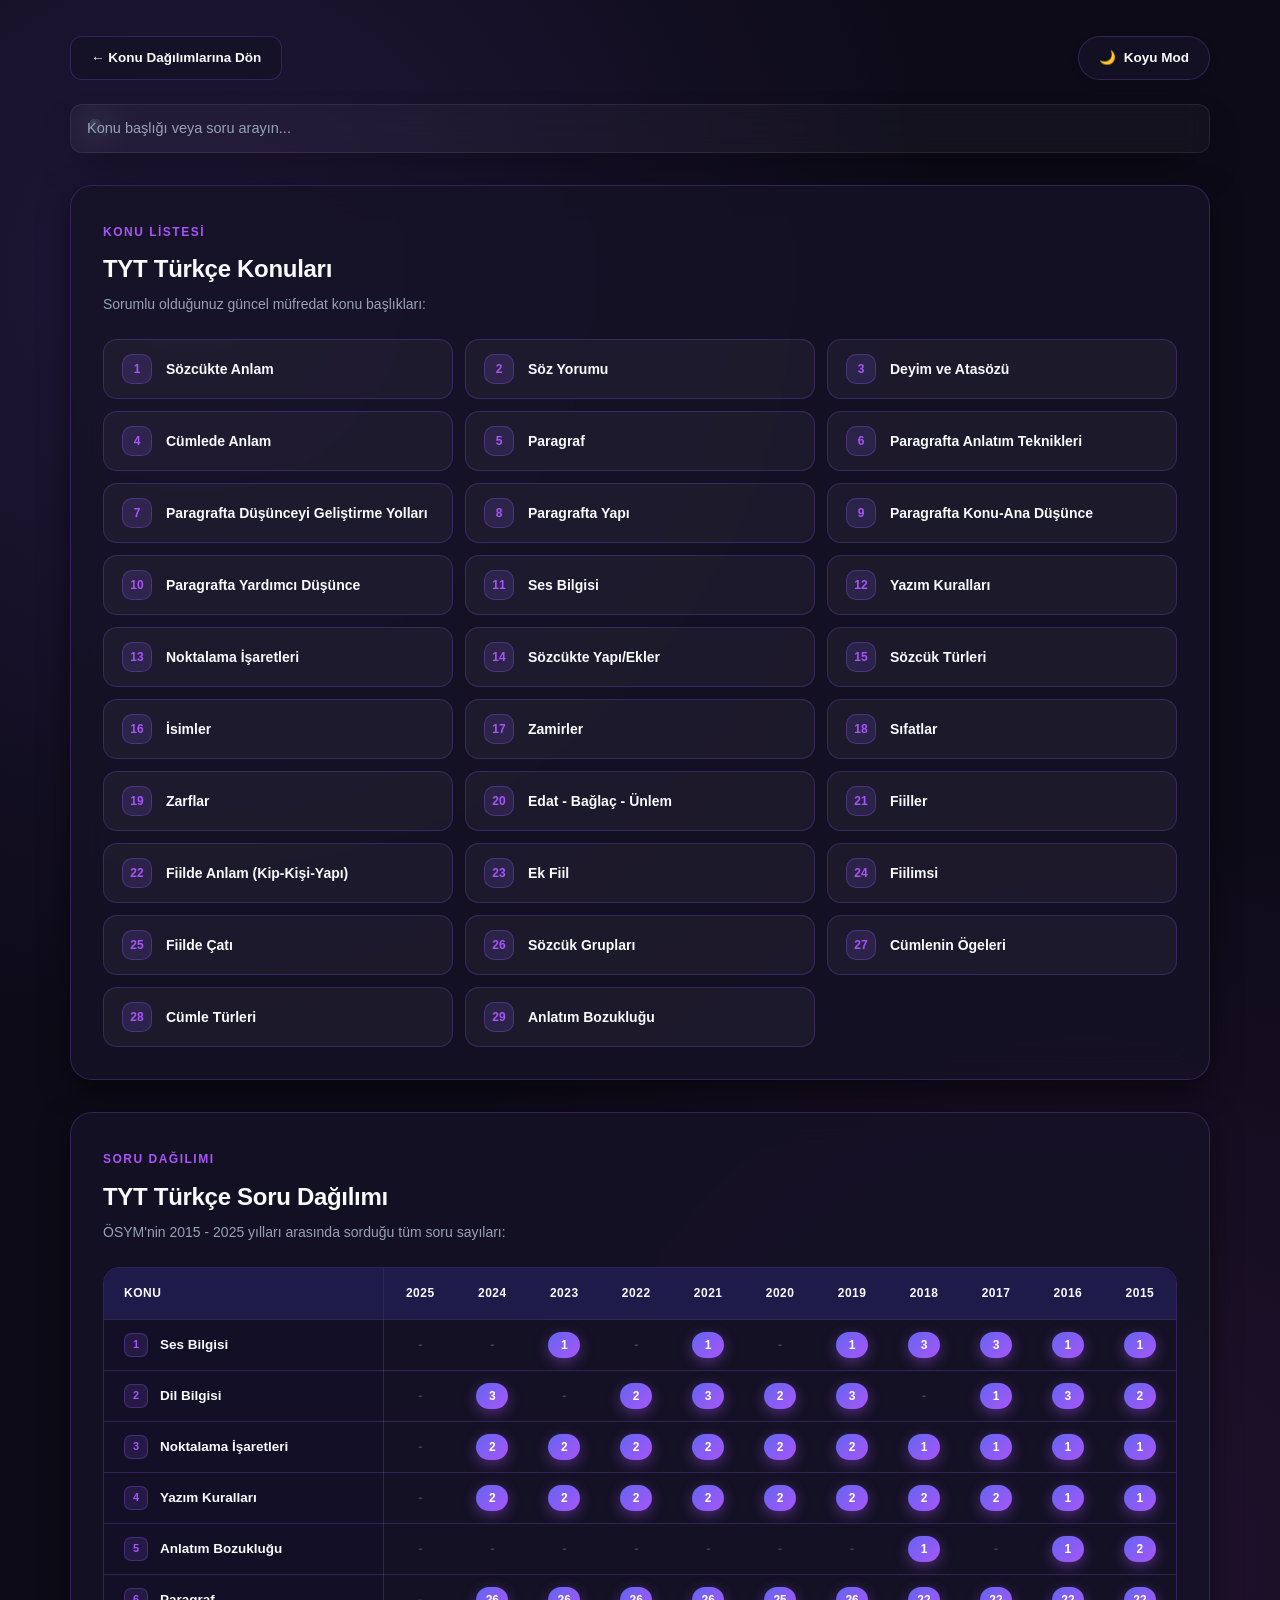
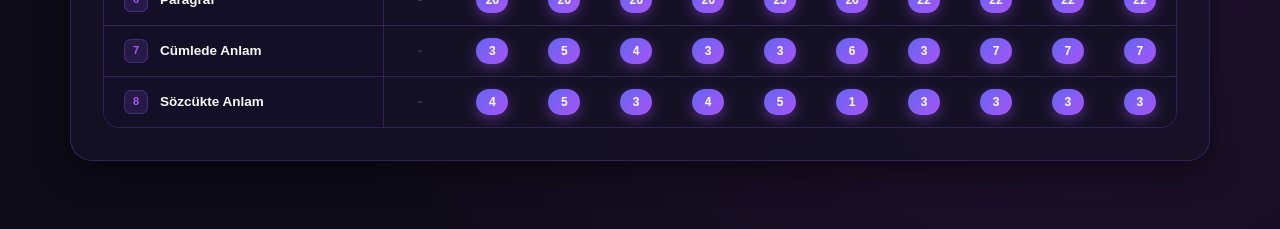
<file: ders-notu.html>
<!DOCTYPE html>
<html lang="tr">
<head>
    <meta charset="UTF-8">
    <meta name="viewport" content="width=device-width, initial-scale=1.0">
    <title>Ders Notları - Sınav Canbazı</title>
    <link rel="stylesheet" href="style.css">
    <style>
        /* MODERN VE UYUMLU RENK DEĞİŞKENLERİ */
        :root {
            /* KOYU MOD (Varsayılan) */
            --bg-color: #0d0b18;
            --bg-gradient-1: rgba(139, 92, 246, 0.15);
            --bg-gradient-2: rgba(217, 70, 239, 0.1);
            --card-bg: rgba(22, 18, 38, 0.85);
            --card-border: rgba(139, 92, 246, 0.25);
            --card-border-hover: rgba(139, 92, 246, 0.5);
            --text-main: #f8fafc;
            --text-muted: #94a3b8;
            --accent-purple: #a855f7;
            --badge-bg: linear-gradient(135deg, #6366f1 0%, #a855f7 100%);
            --badge-shadow: 0 4px 14px rgba(168, 85, 247, 0.4);
            --item-bg: rgba(255, 255, 255, 0.04);
            --item-hover-bg: rgba(139, 92, 246, 0.12);
            --table-header-bg: #1e1b4b;
            --sticky-bg: #130f26;
            --shadow: 0 20px 40px -15px rgba(0, 0, 0, 0.6);
            --input-bg: rgba(255, 255, 255, 0.05);
        }

        /* GÜNDÜZ MODU */
        [data-theme="light"] {
            --bg-color: #f8fafc;
            --bg-gradient-1: rgba(124, 58, 237, 0.08);
            --bg-gradient-2: rgba(217, 70, 239, 0.05);
            --card-bg: #ffffff;
            --card-border: rgba(226, 232, 240, 0.9);
            --card-border-hover: rgba(124, 58, 237, 0.3);
            --text-main: #0f172a;
            --text-muted: #64748b;
            --accent-purple: #7c3aed;
            --badge-bg: linear-gradient(135deg, #6366f1 0%, #8b5cf6 100%);
            --badge-shadow: 0 4px 12px rgba(124, 58, 237, 0.25);
            --item-bg: #f1f5f9;
            --item-hover-bg: #e2e8f0;
            --table-header-bg: #f1f5f9;
            --sticky-bg: #ffffff;
            --shadow: 0 10px 30px -10px rgba(0, 0, 0, 0.06);
            --input-bg: #ffffff;
        }

        * {
            box-sizing: border-box;
        }

        body {
            background-color: var(--bg-color) !important;
            background-image: 
                radial-gradient(circle at 15% 15%, var(--bg-gradient-1) 0%, transparent 40%),
                radial-gradient(circle at 85% 85%, var(--bg-gradient-2) 0%, transparent 40%) !important;
            background-attachment: fixed;
            color: var(--text-main) !important;
            font-family: 'Inter', -apple-system, BlinkMacSystemFont, 'Segoe UI', Roboto, sans-serif;
            margin: 0;
            padding: 36px 20px;
            transition: all 0.3s ease;
        }

        .container {
            max-width: 1140px;
            margin: 0 auto;
        }

        /* ÜST BAR */
        .top-bar {
            display: flex;
            justify-content: space-between;
            align-items: center;
            margin-bottom: 24px;
            gap: 16px;
            flex-wrap: wrap;
        }

        .back-btn {
            color: var(--text-main) !important;
            text-decoration: none;
            font-weight: 600;
            font-size: 13.5px;
            display: inline-flex;
            align-items: center;
            gap: 8px;
            padding: 10px 20px;
            border-radius: 12px;
            background: var(--card-bg);
            border: 1px solid var(--card-border);
            backdrop-filter: blur(12px);
            transition: all 0.2s ease;
        }

        .back-btn:hover {
            border-color: var(--card-border-hover);
            transform: translateY(-2px);
        }

        .theme-toggle-btn {
            background: var(--card-bg);
            border: 1px solid var(--card-border);
            color: var(--text-main);
            padding: 10px 20px;
            border-radius: 99px;
            cursor: pointer;
            font-size: 13.5px;
            font-weight: 600;
            display: inline-flex;
            align-items: center;
            gap: 8px;
            transition: all 0.2s ease;
            backdrop-filter: blur(12px);
        }

        .theme-toggle-btn:hover {
            border-color: var(--card-border-hover);
            transform: translateY(-2px);
        }

        /* ARAMA ÇUBUĞU TASARIMI */
        .search-container {
            position: relative;
            margin-bottom: 32px;
        }

        .search-input {
            width: 100%;
            padding: 14px 20px 14px 48px;
            border-radius: 16px;
            background: var(--card-bg);
            border: 1px solid var(--card-border);
            color: var(--text-main);
            font-size: 14.5px;
            font-weight: 500;
            outline: none;
            backdrop-filter: blur(16px);
            box-shadow: var(--shadow);
            transition: all 0.2s ease;
        }

        .search-input::placeholder {
            color: var(--text-muted);
        }

        .search-input:focus {
            border-color: var(--accent-purple);
            box-shadow: 0 0 0 4px rgba(168, 85, 247, 0.15);
        }

        .search-icon {
            position: absolute;
            left: 18px;
            top: 50%;
            transform: translateY(-50%);
            font-size: 16px;
            color: var(--text-muted);
            pointer-events: none;
        }

        /* KART TASARIMI */
        .card {
            background: var(--card-bg) !important;
            border-radius: 20px;
            padding: 32px;
            border: 1px solid var(--card-border) !important;
            box-shadow: var(--shadow);
            margin-bottom: 32px;
            backdrop-filter: blur(16px);
            transition: all 0.3s ease;
        }

        .section-tag {
            display: inline-block;
            color: var(--accent-purple) !important;
            font-size: 12px;
            font-weight: 800;
            letter-spacing: 1.5px;
            text-transform: uppercase;
            margin-bottom: 8px;
        }

        .card-title {
            margin: 0;
            color: var(--text-main) !important;
            font-size: 24px;
            font-weight: 700;
            letter-spacing: -0.3px;
        }

        .card-desc {
            color: var(--text-muted) !important;
            font-size: 14px;
            margin-top: 6px;
            margin-bottom: 0;
            line-height: 1.5;
        }

        /* KONU LİSTESİ GRID */
        .topics-grid {
            display: grid;
            grid-template-columns: repeat(auto-fill, minmax(280px, 1fr));
            gap: 12px;
            margin-top: 24px;
        }

        .topic-card {
            background: var(--item-bg) !important;
            border: 1px solid var(--card-border) !important;
            border-radius: 14px;
            padding: 14px 18px;
            display: flex;
            align-items: center;
            transition: all 0.2s ease;
        }

        .topic-card:hover {
            background: var(--item-hover-bg) !important;
            border-color: var(--card-border-hover) !important;
            transform: translateY(-2px);
        }

        .topic-number {
            width: 30px;
            height: 30px;
            min-width: 30px;
            background: rgba(139, 92, 246, 0.15);
            border: 1px solid rgba(139, 92, 246, 0.3);
            color: var(--accent-purple);
            border-radius: 10px;
            display: inline-flex;
            align-items: center;
            justify-content: center;
            font-weight: 700;
            font-size: 12px;
            margin-right: 14px;
        }

        .topic-name {
            color: var(--text-main) !important;
            font-size: 14px;
            font-weight: 600;
        }

        /* TABLO TASARIMI */
        .table-container {
            overflow-x: auto;
            margin-top: 24px;
            border-radius: 16px;
            border: 1px solid var(--card-border);
            background: transparent;
        }

        table {
            width: 100%;
            border-collapse: collapse;
            text-align: center;
            font-size: 13.5px;
            white-space: nowrap;
        }

        th {
            background-color: var(--table-header-bg) !important;
            color: var(--text-main) !important;
            padding: 16px 12px;
            font-weight: 700;
            font-size: 12px;
            letter-spacing: 0.5px;
            border-bottom: 1px solid var(--card-border);
        }

        th:first-child {
            text-align: left;
            padding-left: 20px;
            position: sticky;
            left: 0;
            z-index: 2;
            background-color: var(--table-header-bg) !important;
            border-right: 1px solid var(--card-border);
        }

        td {
            padding: 12px 10px;
            border-bottom: 1px solid var(--card-border);
            color: var(--text-main) !important;
            background: var(--card-bg) !important;
            vertical-align: middle;
        }

        tr:last-child td {
            border-bottom: none;
        }

        td:first-child {
            text-align: left;
            font-weight: 600;
            padding: 12px 20px;
            font-size: 13.5px;
            position: sticky;
            left: 0;
            z-index: 1;
            background: var(--sticky-bg) !important;
            border-right: 1px solid var(--card-border);
        }

        .table-topic-cell {
            display: flex;
            align-items: center;
            gap: 12px;
        }

        .table-topic-num {
            width: 24px;
            height: 24px;
            min-width: 24px;
            border-radius: 7px;
            background: rgba(139, 92, 246, 0.15);
            border: 1px solid rgba(139, 92, 246, 0.3);
            color: var(--accent-purple);
            display: inline-flex;
            align-items: center;
            justify-content: center;
            font-size: 11px;
            font-weight: 700;
        }

        /* SORU BALONCUKLARI */
        .count-badge {
            display: inline-flex;
            align-items: center;
            justify-content: center;
            width: 26px;
            height: 26px;
            line-height: 1;
            border-radius: 99px;
            font-weight: 700;
            font-size: 12px;
            background: var(--badge-bg);
            color: #ffffff !important;
            box-shadow: var(--badge-shadow);
            margin: auto;
        }

        .empty-cell {
            color: var(--text-muted) !important;
            opacity: 0.3;
            display: inline-block;
            line-height: 26px;
            font-weight: 600;
        }

        .table-container td.empty-cell {
            display: table-cell;
        }

        /* MOBİLDE YILLARA GÖRE SORU DAĞILIMI KARTLARI */
        .mobile-distribution {
            display: none;
        }

        @media (max-width: 700px) {
            .table-container {
                display: none;
            }

            .mobile-distribution {
                display: grid;
                gap: 14px;
                margin-top: 22px;
            }

            .distribution-topic {
                padding: 18px;
                border: 1px solid var(--card-border);
                border-radius: 17px;
                background: var(--item-bg);
            }

            .distribution-topic-name {
                display: flex;
                align-items: center;
                gap: 10px;
                margin: 0 0 15px;
                color: var(--text-main);
                font-size: 1rem;
                font-weight: 800;
                line-height: 1.3;
            }

            .distribution-topic-number {
                width: 26px;
                height: 26px;
                flex: 0 0 26px;
                display: inline-flex;
                align-items: center;
                justify-content: center;
                border-radius: 8px;
                background: rgba(139, 92, 246, .16);
                color: var(--accent-purple);
                font-size: .76rem;
            }

            .year-count-grid {
                display: grid;
                grid-template-columns: repeat(4, minmax(0, 1fr));
                gap: 10px;
            }

            .year-count {
                min-height: 65px;
                display: flex;
                flex-direction: column;
                align-items: center;
                justify-content: center;
                gap: 5px;
                border: 1px solid var(--card-border);
                border-radius: 13px;
                background: var(--card-bg);
            }

            .year-count-year {
                color: var(--text-muted);
                font-size: .63rem;
                font-weight: 800;
                letter-spacing: .12em;
            }

            .year-count-value {
                color: var(--text-muted);
                font-size: 1rem;
                font-weight: 800;
            }

            .year-count.has-question {
                border-color: rgba(139, 92, 246, .40);
                background: rgba(139, 92, 246, .17);
            }

            .year-count.has-question .year-count-value {
                color: var(--accent-purple);
                font-size: 1.2rem;
            }
        }

        /* DERS KONTROL GİZLEME SINIFLARI */
        .fizik-only, .kimya-only, .biyoloji-only, .matematik-only, .geometri-only, .turkce-only, .tarih-only, .cografya-only, .felsefe-only, .din-only, .ayt-matematik-only, .ayt-geometri-only, .ayt-fizik-only, .ayt-kimya-only, .ayt-biyoloji-only, .ayt-edebiyat-only, .ayt-tarih-only, .ayt-cografya-only, .ayt-felsefe-only, .ayt-din-only {
            display: none;
        }
    </style>
</head>
<body>

    <div class="container">
        <!-- Üst Bar -->
        <div class="top-bar">
            <a href="javascript:history.back()" class="back-btn">← Konu Dağılımlarına Dön</a>
            <button class="theme-toggle-btn" id="theme-toggle">
                <span id="theme-icon">🌙</span> <span id="theme-text">Koyu Mod</span>
            </button>
        </div>

        <!-- Arama Çubuğu -->
        <div class="search-container">
            <span class="search-icon">🔍</span>
            <input type="text" id="topic-search" class="search-input" placeholder="Konu başlığı veya soru arayın...">
        </div>

        
        <!-- ================= TYT FİZİK ================= -->
        <div class="card fizik-only">
            <div class="section-tag">KONU LİSTESİ</div>
            <h2 class="card-title">TYT Fizik Konuları</h2>
            <p class="card-desc">Sorumlu olduğunuz güncel müfredat konu başlıkları:</p>

            <div class="topics-grid">
                <div class="topic-card"><span class="topic-number">1</span><span class="topic-name">Fizik Bilimine Giriş</span></div>
                <div class="topic-card"><span class="topic-number">2</span><span class="topic-name">Madde Ve Özellikleri</span></div>
                <div class="topic-card"><span class="topic-number">3</span><span class="topic-name">Sıvıların Kaldırma Kuvveti</span></div>
                <div class="topic-card"><span class="topic-number">4</span><span class="topic-name">Basınç</span></div>
                <div class="topic-card"><span class="topic-number">5</span><span class="topic-name">Isı, Sıcaklık ve Genleşme</span></div>
                <div class="topic-card"><span class="topic-number">6</span><span class="topic-name">Hareket ve Kuvvet</span></div>
                <div class="topic-card"><span class="topic-number">7</span><span class="topic-name">Dinamik</span></div>
                <div class="topic-card"><span class="topic-number">8</span><span class="topic-name">İş, Güç ve Enerji</span></div>
                <div class="topic-card"><span class="topic-number">9</span><span class="topic-name">Elektrostatik</span></div>
                <div class="topic-card"><span class="topic-number">10</span><span class="topic-name">Elektrik Akımı ve Devreler</span></div>
                <div class="topic-card"><span class="topic-number">11</span><span class="topic-name">Elektriksel Enerji ve Güç</span></div>
                <div class="topic-card"><span class="topic-number">12</span><span class="topic-name">Optik</span></div>
                <div class="topic-card"><span class="topic-number">13</span><span class="topic-name">Manyetizma</span></div>
                <div class="topic-card"><span class="topic-number">14</span><span class="topic-name">Dalgalar</span></div>
            </div>
        </div>

        <div class="card fizik-only">
            <div class="section-tag">SORU DAĞILIMI</div>
            <h2 class="card-title">Yıllara Göre Soru Dağılımları</h2>
            <p class="card-desc">ÖSYM'nin 2015 - 2025 yılları arasında sorduğu tüm soru sayıları:</p>

            <div class="table-container">
                <table>
                    <thead>
                        <tr>
                            <th>KONU</th>
                            <th>2025</th>
                            <th>2024</th>
                            <th>2023</th>
                            <th>2022</th>
                            <th>2021</th>
                            <th>2020</th>
                            <th>2019</th>
                            <th>2018</th>
                            <th>2017</th>
                            <th>2016</th>
                            <th>2015</th>
                        </tr>
                    </thead>
                    <tbody>
                        <tr>
                            <td><div class="table-topic-cell"><span class="table-topic-num">1</span><span>Fizik Bilimine Giriş</span></div></td>
                            <td><span class="empty-cell">-</span></td>
                            <td><span class="count-badge">1</span></td>
                            <td><span class="empty-cell">-</span></td>
                            <td><span class="count-badge">1</span></td>
                            <td><span class="count-badge">1</span></td>
                            <td><span class="count-badge">1</span></td>
                            <td><span class="count-badge">1</span></td>
                            <td><span class="count-badge">1</span></td>
                            <td><span class="empty-cell">-</span></td>
                            <td><span class="count-badge">1</span></td>
                            <td><span class="count-badge">1</span></td>
                        </tr>
                        <tr>
                            <td><div class="table-topic-cell"><span class="table-topic-num">2</span><span>Madde Ve Özellikleri</span></div></td>
                            <td><span class="count-badge">1</span></td>
                            <td><span class="count-badge">1</span></td>
                            <td><span class="count-badge">1</span></td>
                            <td><span class="count-badge">1</span></td>
                            <td><span class="count-badge">1</span></td>
                            <td><span class="empty-cell">-</span></td>
                            <td><span class="count-badge">1</span></td>
                            <td><span class="empty-cell">-</span></td>
                            <td><span class="count-badge">2</span></td>
                            <td><span class="count-badge">1</span></td>
                            <td><span class="count-badge">1</span></td>
                        </tr>
                        <tr>
                            <td><div class="table-topic-cell"><span class="table-topic-num">3</span><span>Sıvıların Kaldırma Kuvveti</span></div></td>
                            <td><span class="empty-cell">-</span></td>
                            <td><span class="count-badge">1</span></td>
                            <td><span class="empty-cell">-</span></td>
                            <td><span class="empty-cell">-</span></td>
                            <td><span class="count-badge">1</span></td>
                            <td><span class="empty-cell">-</span></td>
                            <td><span class="count-badge">1</span></td>
                            <td><span class="count-badge">1</span></td>
                            <td><span class="count-badge">1</span></td>
                            <td><span class="empty-cell">-</span></td>
                            <td><span class="empty-cell">-</span></td>
                        </tr>
                        <tr>
                            <td><div class="table-topic-cell"><span class="table-topic-num">4</span><span>Basınç</span></div></td>
                            <td><span class="empty-cell">-</span></td>
                            <td><span class="empty-cell">-</span></td>
                            <td><span class="empty-cell">-</span></td>
                            <td><span class="count-badge">1</span></td>
                            <td><span class="count-badge">1</span></td>
                            <td><span class="empty-cell">-</span></td>
                            <td><span class="empty-cell">-</span></td>
                            <td><span class="empty-cell">-</span></td>
                            <td><span class="empty-cell">-</span></td>
                            <td><span class="count-badge">1</span></td>
                            <td><span class="count-badge">1</span></td>
                        </tr>
                        <tr>
                            <td><div class="table-topic-cell"><span class="table-topic-num">5</span><span>Isı, Sıcaklık ve Genleşme</span></div></td>
                            <td><span class="count-badge">1</span></td>
                            <td><span class="count-badge">1</span></td>
                            <td><span class="count-badge">1</span></td>
                            <td><span class="count-badge">1</span></td>
                            <td><span class="count-badge">1</span></td>
                            <td><span class="count-badge">1</span></td>
                            <td><span class="count-badge">1</span></td>
                            <td><span class="count-badge">1</span></td>
                            <td><span class="count-badge">1</span></td>
                            <td><span class="count-badge">2</span></td>
                            <td><span class="count-badge">2</span></td>
                        </tr>
                        <tr>
                            <td><div class="table-topic-cell"><span class="table-topic-num">6</span><span>Hareket ve Kuvvet</span></div></td>
                            <td><span class="count-badge">1</span></td>
                            <td><span class="count-badge">1</span></td>
                            <td><span class="count-badge">1</span></td>
                            <td><span class="count-badge">1</span></td>
                            <td><span class="count-badge">1</span></td>
                            <td><span class="count-badge">1</span></td>
                            <td><span class="count-badge">1</span></td>
                            <td><span class="count-badge">1</span></td>
                            <td><span class="count-badge">1</span></td>
                            <td><span class="count-badge">1</span></td>
                            <td><span class="count-badge">1</span></td>
                        </tr>
                        <tr>
                            <td><div class="table-topic-cell"><span class="table-topic-num">7</span><span>Dinamik</span></div></td>
                            <td><span class="empty-cell">-</span></td>
                            <td><span class="empty-cell">-</span></td>
                            <td><span class="empty-cell">-</span></td>
                            <td><span class="empty-cell">-</span></td>
                            <td><span class="empty-cell">-</span></td>
                            <td><span class="empty-cell">-</span></td>
                            <td><span class="empty-cell">-</span></td>
                            <td><span class="empty-cell">-</span></td>
                            <td><span class="count-badge">1</span></td>
                            <td><span class="empty-cell">-</span></td>
                            <td><span class="count-badge">1</span></td>
                        </tr>
                        <tr>
                            <td><div class="table-topic-cell"><span class="table-topic-num">8</span><span>İş, Güç ve Enerji</span></div></td>
                            <td><span class="empty-cell">-</span></td>
                            <td><span class="empty-cell">-</span></td>
                            <td><span class="empty-cell">-</span></td>
                            <td><span class="empty-cell">-</span></td>
                            <td><span class="empty-cell">-</span></td>
                            <td><span class="empty-cell">-</span></td>
                            <td><span class="count-badge">1</span></td>
                            <td><span class="empty-cell">-</span></td>
                            <td><span class="count-badge">1</span></td>
                            <td><span class="count-badge">3</span></td>
                            <td><span class="count-badge">1</span></td>
                        </tr>
                        <tr>
                            <td><div class="table-topic-cell"><span class="table-topic-num">9</span><span>Elektrostatik</span></div></td>
                            <td><span class="count-badge">1</span></td>
                            <td><span class="empty-cell">-</span></td>
                            <td><span class="empty-cell">-</span></td>
                            <td><span class="empty-cell">-</span></td>
                            <td><span class="empty-cell">-</span></td>
                            <td><span class="empty-cell">-</span></td>
                            <td><span class="empty-cell">-</span></td>
                            <td><span class="empty-cell">-</span></td>
                            <td><span class="count-badge">1</span></td>
                            <td><span class="count-badge">1</span></td>
                            <td><span class="count-badge">1</span></td>
                        </tr>
                        <tr>
                            <td><div class="table-topic-cell"><span class="table-topic-num">10</span><span>Elektrik Akımı ve Devreler</span></div></td>
                            <td><span class="empty-cell">-</span></td>
                            <td><span class="empty-cell">-</span></td>
                            <td><span class="count-badge">2</span></td>
                            <td><span class="empty-cell">-</span></td>
                            <td><span class="empty-cell">-</span></td>
                            <td><span class="count-badge">1</span></td>
                            <td><span class="count-badge">1</span></td>
                            <td><span class="empty-cell">-</span></td>
                            <td><span class="count-badge">1</span></td>
                            <td><span class="count-badge">1</span></td>
                            <td><span class="count-badge">1</span></td>
                        </tr>
                        <tr>
                            <td><div class="table-topic-cell"><span class="table-topic-num">11</span><span>Elektriksel Enerji ve Güç</span></div></td>
                            <td><span class="empty-cell">-</span></td>
                            <td><span class="empty-cell">-</span></td>
                            <td><span class="empty-cell">-</span></td>
                            <td><span class="count-badge">1</span></td>
                            <td><span class="count-badge">1</span></td>
                            <td><span class="empty-cell">-</span></td>
                            <td><span class="empty-cell">-</span></td>
                            <td><span class="empty-cell">-</span></td>
                            <td><span class="empty-cell">-</span></td>
                            <td><span class="empty-cell">-</span></td>
                            <td><span class="empty-cell">-</span></td>
                        </tr>
                        <tr>
                            <td><div class="table-topic-cell"><span class="table-topic-num">12</span><span>Optik</span></div></td>
                            <td><span class="count-badge">1</span></td>
                            <td><span class="count-badge">1</span></td>
                            <td><span class="count-badge">2</span></td>
                            <td><span class="count-badge">1</span></td>
                            <td><span class="count-badge">1</span></td>
                            <td><span class="count-badge">1</span></td>
                            <td><span class="count-badge">2</span></td>
                            <td><span class="count-badge">2</span></td>
                            <td><span class="count-badge">3</span></td>
                            <td><span class="count-badge">1</span></td>
                            <td><span class="count-badge">1</span></td>
                        </tr>
                        <tr>
                            <td><div class="table-topic-cell"><span class="table-topic-num">13</span><span>Manyetizma</span></div></td>
                            <td><span class="count-badge">1</span></td>
                            <td><span class="count-badge">1</span></td>
                            <td><span class="empty-cell">-</span></td>
                            <td><span class="empty-cell">-</span></td>
                            <td><span class="empty-cell">-</span></td>
                            <td><span class="empty-cell">-</span></td>
                            <td><span class="empty-cell">-</span></td>
                            <td><span class="empty-cell">-</span></td>
                            <td><span class="count-badge">1</span></td>
                            <td><span class="count-badge">1</span></td>
                            <td><span class="count-badge">1</span></td>
                        </tr>
                        <tr>
                            <td><div class="table-topic-cell"><span class="table-topic-num">14</span><span>Dalgalar</span></div></td>
                            <td><span class="count-badge">1</span></td>
                            <td><span class="count-badge">1</span></td>
                            <td><span class="empty-cell">-</span></td>
                            <td><span class="count-badge">1</span></td>
                            <td><span class="count-badge">1</span></td>
                            <td><span class="count-badge">1</span></td>
                            <td><span class="empty-cell">-</span></td>
                            <td><span class="empty-cell">-</span></td>
                            <td><span class="empty-cell">-</span></td>
                            <td><span class="count-badge">1</span></td>
                            <td><span class="count-badge">1</span></td>
                        </tr>
                    </tbody>
                </table>
            </div>
        </div>
        <!-- ================= TYT KİMYA ================= -->
        <div class="card kimya-only">
            <div class="section-tag">KONU LİSTESİ</div>
            <h2 class="card-title">TYT Kimya Konuları</h2>
            <p class="card-desc">Sorumlu olduğunuz güncel müfredat konu başlıkları:</p>

            <div class="topics-grid">
                <div class="topic-card"><span class="topic-number">1</span><span class="topic-name">Kimya Bilimi</span></div>
                <div class="topic-card"><span class="topic-number">2</span><span class="topic-name">Atom ve Periyodik Sistem</span></div>
                <div class="topic-card"><span class="topic-number">3</span><span class="topic-name">Kimyasal Türler Arası Etkileşimler</span></div>
                <div class="topic-card"><span class="topic-number">4</span><span class="topic-name">Maddenin Halleri</span></div>
                <div class="topic-card"><span class="topic-number">5</span><span class="topic-name">Doğa ve Kimya</span></div>
                <div class="topic-card"><span class="topic-number">6</span><span class="topic-name">Kimyanın Temel Kanunları ve Kimyasal Hesaplamalar</span></div>
                <div class="topic-card"><span class="topic-number">7</span><span class="topic-name">Karışımlar</span></div>
                <div class="topic-card"><span class="topic-number">8</span><span class="topic-name">Asit, Baz ve Tuz</span></div>
                <div class="topic-card"><span class="topic-number">9</span><span class="topic-name">Kimya Her Yerde</span></div>
            </div>
        </div>

        <div class="card kimya-only">
            <div class="section-tag">SORU DAĞILIMI</div>
            <h2 class="card-title">TYT Kimya Soru Dağılımı</h2>
            <p class="card-desc">ÖSYM'nin 2015 - 2025 yılları arasında sorduğu tüm soru sayıları:</p>

            <div class="table-container">
                <table>
                    <thead>
                        <tr>
                            <th>KONU</th>
                            <th>2025</th>
                            <th>2024</th>
                            <th>2023</th>
                            <th>2022</th>
                            <th>2021</th>
                            <th>2020</th>
                            <th>2019</th>
                            <th>2018</th>
                            <th>2017</th>
                            <th>2016</th>
                            <th>2015</th>
                        </tr>
                    </thead>
                    <tbody>
                        <tr>
                            <td><div class="table-topic-cell"><span class="table-topic-num">1</span><span>Kimya Bilimi</span></div></td>
                            <td><span class="count-badge">1</span></td>
                            <td><span class="count-badge">1</span></td>
                            <td><span class="count-badge">1</span></td>
                            <td><span class="count-badge">1</span></td>
                            <td><span class="count-badge">1</span></td>
                            <td><span class="count-badge">1</span></td>
                            <td><span class="empty-cell">-</span></td>
                            <td><span class="count-badge">2</span></td>
                            <td><span class="count-badge">3</span></td>
                            <td><span class="count-badge">3</span></td>
                            <td><span class="count-badge">3</span></td>
                        </tr>
                        <tr>
                            <td><div class="table-topic-cell"><span class="table-topic-num">2</span><span>Atomun Yapısı</span></div></td>
                            <td><span class="count-badge">1</span></td>
                            <td><span class="count-badge">1</span></td>
                            <td><span class="empty-cell">-</span></td>
                            <td><span class="empty-cell">-</span></td>
                            <td><span class="empty-cell">-</span></td>
                            <td><span class="count-badge">1</span></td>
                            <td><span class="count-badge">1</span></td>
                            <td><span class="empty-cell">-</span></td>
                            <td><span class="count-badge">2</span></td>
                            <td><span class="empty-cell">-</span></td>
                            <td><span class="empty-cell">-</span></td>
                        </tr>
                        <tr>
                            <td><div class="table-topic-cell"><span class="table-topic-num">3</span><span>Periyodik Tablo</span></div></td>
                            <td><span class="empty-cell">-</span></td>
                            <td><span class="empty-cell">-</span></td>
                            <td><span class="count-badge">1</span></td>
                            <td><span class="count-badge">1</span></td>
                            <td><span class="count-badge">1</span></td>
                            <td><span class="empty-cell">-</span></td>
                            <td><span class="count-badge">1</span></td>
                            <td><span class="count-badge">1</span></td>
                            <td><span class="count-badge">1</span></td>
                            <td><span class="count-badge">2</span></td>
                            <td><span class="count-badge">1</span></td>
                        </tr>
                        <tr>
                            <td><div class="table-topic-cell"><span class="table-topic-num">4</span><span>Maddenin Halleri</span></div></td>
                            <td><span class="count-badge">1</span></td>
                            <td><span class="count-badge">1</span></td>
                            <td><span class="count-badge">1</span></td>
                            <td><span class="count-badge">1</span></td>
                            <td><span class="count-badge">1</span></td>
                            <td><span class="count-badge">1</span></td>
                            <td><span class="count-badge">1</span></td>
                            <td><span class="count-badge">1</span></td>
                            <td><span class="count-badge">2</span></td>
                            <td><span class="count-badge">1</span></td>
                            <td><span class="count-badge">1</span></td>
                        </tr>
                        <tr>
                            <td><div class="table-topic-cell"><span class="table-topic-num">5</span><span>Kimyasal Türler Arası Etkileşimler</span></div></td>
                            <td><span class="count-badge">1</span></td>
                            <td><span class="count-badge">1</span></td>
                            <td><span class="count-badge">1</span></td>
                            <td><span class="count-badge">1</span></td>
                            <td><span class="count-badge">1</span></td>
                            <td><span class="count-badge">1</span></td>
                            <td><span class="count-badge">1</span></td>
                            <td><span class="count-badge">1</span></td>
                            <td><span class="count-badge">1</span></td>
                            <td><span class="count-badge">3</span></td>
                            <td><span class="count-badge">5</span></td>
                        </tr>
                        <tr>
                            <td><div class="table-topic-cell"><span class="table-topic-num">6</span><span>Kimyasal Hesaplamalar</span></div></td>
                            <td><span class="count-badge">1</span></td>
                            <td><span class="count-badge">1</span></td>
                            <td><span class="empty-cell">-</span></td>
                            <td><span class="empty-cell">-</span></td>
                            <td><span class="count-badge">1</span></td>
                            <td><span class="count-badge">1</span></td>
                            <td><span class="empty-cell">-</span></td>
                            <td><span class="empty-cell">-</span></td>
                            <td><span class="count-badge">1</span></td>
                            <td><span class="empty-cell">-</span></td>
                            <td><span class="empty-cell">-</span></td>
                        </tr>
                        <tr>
                            <td><div class="table-topic-cell"><span class="table-topic-num">7</span><span>Kimyanın Temel Kanunları</span></div></td>
                            <td><span class="empty-cell">-</span></td>
                            <td><span class="empty-cell">-</span></td>
                            <td><span class="count-badge">1</span></td>
                            <td><span class="count-badge">1</span></td>
                            <td><span class="empty-cell">-</span></td>
                            <td><span class="empty-cell">-</span></td>
                            <td><span class="empty-cell">-</span></td>
                            <td><span class="count-badge">1</span></td>
                            <td><span class="count-badge">1</span></td>
                            <td><span class="empty-cell">-</span></td>
                            <td><span class="empty-cell">-</span></td>
                        </tr>
                        <tr>
                            <td><div class="table-topic-cell"><span class="table-topic-num">8</span><span>Asit, Baz ve Tuz</span></div></td>
                            <td><span class="count-badge">1</span></td>
                            <td><span class="count-badge">1</span></td>
                            <td><span class="count-badge">1</span></td>
                            <td><span class="count-badge">1</span></td>
                            <td><span class="count-badge">1</span></td>
                            <td><span class="count-badge">1</span></td>
                            <td><span class="count-badge">1</span></td>
                            <td><span class="empty-cell">-</span></td>
                            <td><span class="empty-cell">-</span></td>
                            <td><span class="empty-cell">-</span></td>
                            <td><span class="empty-cell">-</span></td>
                        </tr>
                        <tr>
                            <td><div class="table-topic-cell"><span class="table-topic-num">9</span><span>Karışımlar</span></div></td>
                            <td><span class="count-badge">1</span></td>
                            <td><span class="count-badge">1</span></td>
                            <td><span class="count-badge">1</span></td>
                            <td><span class="count-badge">1</span></td>
                            <td><span class="count-badge">1</span></td>
                            <td><span class="count-badge">1</span></td>
                            <td><span class="count-badge">1</span></td>
                            <td><span class="empty-cell">-</span></td>
                            <td><span class="count-badge">1</span></td>
                            <td><span class="count-badge">2</span></td>
                            <td><span class="count-badge">2</span></td>
                        </tr>
                        <tr>
                            <td><div class="table-topic-cell"><span class="table-topic-num">10</span><span>Kimya Her Yerde</span></div></td>
                            <td><span class="empty-cell">-</span></td>
                            <td><span class="empty-cell">-</span></td>
                            <td><span class="empty-cell">-</span></td>
                            <td><span class="empty-cell">-</span></td>
                            <td><span class="empty-cell">-</span></td>
                            <td><span class="empty-cell">-</span></td>
                            <td><span class="count-badge">1</span></td>
                            <td><span class="count-badge">1</span></td>
                            <td><span class="count-badge">2</span></td>
                            <td><span class="count-badge">1</span></td>
                            <td><span class="count-badge">1</span></td>
                        </tr>
                    </tbody>
                </table>
            </div>
        </div>


        <!-- ================= TYT TÜRKÇE ================= -->
        <div class="card turkce-only">
            <div class="section-tag">KONU LİSTESİ</div>
            <h2 class="card-title">TYT Türkçe Konuları</h2>
            <p class="card-desc">Sorumlu olduğunuz güncel müfredat konu başlıkları:</p>

            <div class="topics-grid">
                <div class="topic-card"><span class="topic-number">1</span><span class="topic-name">Sözcükte Anlam</span></div>
                <div class="topic-card"><span class="topic-number">2</span><span class="topic-name">Söz Yorumu</span></div>
                <div class="topic-card"><span class="topic-number">3</span><span class="topic-name">Deyim ve Atasözü</span></div>
                <div class="topic-card"><span class="topic-number">4</span><span class="topic-name">Cümlede Anlam</span></div>
                <div class="topic-card"><span class="topic-number">5</span><span class="topic-name">Paragraf</span></div>
                <div class="topic-card"><span class="topic-number">6</span><span class="topic-name">Paragrafta Anlatım Teknikleri</span></div>
                <div class="topic-card"><span class="topic-number">7</span><span class="topic-name">Paragrafta Düşünceyi Geliştirme Yolları</span></div>
                <div class="topic-card"><span class="topic-number">8</span><span class="topic-name">Paragrafta Yapı</span></div>
                <div class="topic-card"><span class="topic-number">9</span><span class="topic-name">Paragrafta Konu-Ana Düşünce</span></div>
                <div class="topic-card"><span class="topic-number">10</span><span class="topic-name">Paragrafta Yardımcı Düşünce</span></div>
                <div class="topic-card"><span class="topic-number">11</span><span class="topic-name">Ses Bilgisi</span></div>
                <div class="topic-card"><span class="topic-number">12</span><span class="topic-name">Yazım Kuralları</span></div>
                <div class="topic-card"><span class="topic-number">13</span><span class="topic-name">Noktalama İşaretleri</span></div>
                <div class="topic-card"><span class="topic-number">14</span><span class="topic-name">Sözcükte Yapı/Ekler</span></div>
                <div class="topic-card"><span class="topic-number">15</span><span class="topic-name">Sözcük Türleri</span></div>
                <div class="topic-card"><span class="topic-number">16</span><span class="topic-name">İsimler</span></div>
                <div class="topic-card"><span class="topic-number">17</span><span class="topic-name">Zamirler</span></div>
                <div class="topic-card"><span class="topic-number">18</span><span class="topic-name">Sıfatlar</span></div>
                <div class="topic-card"><span class="topic-number">19</span><span class="topic-name">Zarflar</span></div>
                <div class="topic-card"><span class="topic-number">20</span><span class="topic-name">Edat - Bağlaç - Ünlem</span></div>
                <div class="topic-card"><span class="topic-number">21</span><span class="topic-name">Fiiller</span></div>
                <div class="topic-card"><span class="topic-number">22</span><span class="topic-name">Fiilde Anlam (Kip-Kişi-Yapı)</span></div>
                <div class="topic-card"><span class="topic-number">23</span><span class="topic-name">Ek Fiil</span></div>
                <div class="topic-card"><span class="topic-number">24</span><span class="topic-name">Fiilimsi</span></div>
                <div class="topic-card"><span class="topic-number">25</span><span class="topic-name">Fiilde Çatı</span></div>
                <div class="topic-card"><span class="topic-number">26</span><span class="topic-name">Sözcük Grupları</span></div>
                <div class="topic-card"><span class="topic-number">27</span><span class="topic-name">Cümlenin Ögeleri</span></div>
                <div class="topic-card"><span class="topic-number">28</span><span class="topic-name">Cümle Türleri</span></div>
                <div class="topic-card"><span class="topic-number">29</span><span class="topic-name">Anlatım Bozukluğu</span></div>
            </div>
        </div>

        <div class="card turkce-only">
            <div class="section-tag">SORU DAĞILIMI</div>
            <h2 class="card-title">TYT Türkçe Soru Dağılımı</h2>
            <p class="card-desc">ÖSYM'nin 2015 - 2025 yılları arasında sorduğu tüm soru sayıları:</p>

            <div class="table-container">
                <table>
                    <thead>
                        <tr>
                            <th>KONU</th>
                            <th>2025</th>
                            <th>2024</th>
                            <th>2023</th>
                            <th>2022</th>
                            <th>2021</th>
                            <th>2020</th>
                            <th>2019</th>
                            <th>2018</th>
                            <th>2017</th>
                            <th>2016</th>
                            <th>2015</th>
                        </tr>
                    </thead>
                    <tbody>
                        <tr>
                            <td><div class="table-topic-cell"><span class="table-topic-num">1</span><span>Ses Bilgisi</span></div></td>
                            <td><span class="empty-cell">-</span></td>
                            <td><span class="empty-cell">-</span></td>
                            <td><span class="count-badge">1</span></td>
                            <td><span class="empty-cell">-</span></td>
                            <td><span class="count-badge">1</span></td>
                            <td><span class="empty-cell">-</span></td>
                            <td><span class="count-badge">1</span></td>
                            <td><span class="count-badge">3</span></td>
                            <td><span class="count-badge">3</span></td>
                            <td><span class="count-badge">1</span></td>
                            <td><span class="count-badge">1</span></td>
                        </tr>
                        <tr>
                            <td><div class="table-topic-cell"><span class="table-topic-num">2</span><span>Dil Bilgisi</span></div></td>
                            <td><span class="empty-cell">-</span></td>
                            <td><span class="count-badge">3</span></td>
                            <td><span class="empty-cell">-</span></td>
                            <td><span class="count-badge">2</span></td>
                            <td><span class="count-badge">3</span></td>
                            <td><span class="count-badge">2</span></td>
                            <td><span class="count-badge">3</span></td>
                            <td><span class="empty-cell">-</span></td>
                            <td><span class="count-badge">1</span></td>
                            <td><span class="count-badge">3</span></td>
                            <td><span class="count-badge">2</span></td>
                        </tr>
                        <tr>
                            <td><div class="table-topic-cell"><span class="table-topic-num">3</span><span>Noktalama İşaretleri</span></div></td>
                            <td><span class="empty-cell">-</span></td>
                            <td><span class="count-badge">2</span></td>
                            <td><span class="count-badge">2</span></td>
                            <td><span class="count-badge">2</span></td>
                            <td><span class="count-badge">2</span></td>
                            <td><span class="count-badge">2</span></td>
                            <td><span class="count-badge">2</span></td>
                            <td><span class="count-badge">1</span></td>
                            <td><span class="count-badge">1</span></td>
                            <td><span class="count-badge">1</span></td>
                            <td><span class="count-badge">1</span></td>
                        </tr>
                        <tr>
                            <td><div class="table-topic-cell"><span class="table-topic-num">4</span><span>Yazım Kuralları</span></div></td>
                            <td><span class="empty-cell">-</span></td>
                            <td><span class="count-badge">2</span></td>
                            <td><span class="count-badge">2</span></td>
                            <td><span class="count-badge">2</span></td>
                            <td><span class="count-badge">2</span></td>
                            <td><span class="count-badge">2</span></td>
                            <td><span class="count-badge">2</span></td>
                            <td><span class="count-badge">2</span></td>
                            <td><span class="count-badge">2</span></td>
                            <td><span class="count-badge">1</span></td>
                            <td><span class="count-badge">1</span></td>
                        </tr>
                        <tr>
                            <td><div class="table-topic-cell"><span class="table-topic-num">5</span><span>Anlatım Bozukluğu</span></div></td>
                            <td><span class="empty-cell">-</span></td>
                            <td><span class="empty-cell">-</span></td>
                            <td><span class="empty-cell">-</span></td>
                            <td><span class="empty-cell">-</span></td>
                            <td><span class="empty-cell">-</span></td>
                            <td><span class="empty-cell">-</span></td>
                            <td><span class="empty-cell">-</span></td>
                            <td><span class="count-badge">1</span></td>
                            <td><span class="empty-cell">-</span></td>
                            <td><span class="count-badge">1</span></td>
                            <td><span class="count-badge">2</span></td>
                        </tr>
                        <tr>
                            <td><div class="table-topic-cell"><span class="table-topic-num">6</span><span>Paragraf</span></div></td>
                            <td><span class="empty-cell">-</span></td>
                            <td><span class="count-badge">26</span></td>
                            <td><span class="count-badge">26</span></td>
                            <td><span class="count-badge">26</span></td>
                            <td><span class="count-badge">26</span></td>
                            <td><span class="count-badge">25</span></td>
                            <td><span class="count-badge">26</span></td>
                            <td><span class="count-badge">22</span></td>
                            <td><span class="count-badge">22</span></td>
                            <td><span class="count-badge">22</span></td>
                            <td><span class="count-badge">22</span></td>
                        </tr>
                        <tr>
                            <td><div class="table-topic-cell"><span class="table-topic-num">7</span><span>Cümlede Anlam</span></div></td>
                            <td><span class="empty-cell">-</span></td>
                            <td><span class="count-badge">3</span></td>
                            <td><span class="count-badge">5</span></td>
                            <td><span class="count-badge">4</span></td>
                            <td><span class="count-badge">3</span></td>
                            <td><span class="count-badge">3</span></td>
                            <td><span class="count-badge">6</span></td>
                            <td><span class="count-badge">3</span></td>
                            <td><span class="count-badge">7</span></td>
                            <td><span class="count-badge">7</span></td>
                            <td><span class="count-badge">7</span></td>
                        </tr>
                        <tr>
                            <td><div class="table-topic-cell"><span class="table-topic-num">8</span><span>Sözcükte Anlam</span></div></td>
                            <td><span class="empty-cell">-</span></td>
                            <td><span class="count-badge">4</span></td>
                            <td><span class="count-badge">5</span></td>
                            <td><span class="count-badge">3</span></td>
                            <td><span class="count-badge">4</span></td>
                            <td><span class="count-badge">5</span></td>
                            <td><span class="count-badge">1</span></td>
                            <td><span class="count-badge">3</span></td>
                            <td><span class="count-badge">3</span></td>
                            <td><span class="count-badge">3</span></td>
                            <td><span class="count-badge">3</span></td>
                        </tr>
                    </tbody>
                </table>
            </div>
        </div>

        <!-- ================= TYT TARİH ================= -->
        <div class="card tarih-only">
            <div class="section-tag">KONU LİSTESİ</div>
            <h2 class="card-title">TYT Tarih Konuları</h2>
            <p class="card-desc">İşte 2027 yılında TYT Tarih testinde sorumlu olduğunuz konu başlıkları:</p>
            <div class="topics-grid">
                <div class="topic-card"><span class="topic-number">1</span><span class="topic-name">Tarih ve Zaman</span></div>
                <div class="topic-card"><span class="topic-number">2</span><span class="topic-name">İnsanlığın İlk Dönemleri</span></div>
                <div class="topic-card"><span class="topic-number">3</span><span class="topic-name">Ortaçağ'da Dünya</span></div>
                <div class="topic-card"><span class="topic-number">4</span><span class="topic-name">İlk ve Orta Çağlarda Türk Dünyası</span></div>
                <div class="topic-card"><span class="topic-number">5</span><span class="topic-name">İslam Medeniyetinin Doğuşu</span></div>
                <div class="topic-card"><span class="topic-number">6</span><span class="topic-name">İlk Türk İslam Devletleri</span></div>
                <div class="topic-card"><span class="topic-number">7</span><span class="topic-name">Yerleşme ve Devletleşme Sürecinde Selçuklu Türkiyesi</span></div>
                <div class="topic-card"><span class="topic-number">8</span><span class="topic-name">Beylikten Devlete Osmanlı Siyaseti (1300-1453)</span></div>
                <div class="topic-card"><span class="topic-number">9</span><span class="topic-name">Dünya Gücü Osmanlı Devleti (1453-1600)</span></div>
                <div class="topic-card"><span class="topic-number">10</span><span class="topic-name">Yeni Çağ Avrupa Tarihi</span></div>
                <div class="topic-card"><span class="topic-number">11</span><span class="topic-name">Yakın Çağ Avrupa Tarihi</span></div>
                <div class="topic-card"><span class="topic-number">12</span><span class="topic-name">Osmanlı Devletinde Arayış Yılları</span></div>
                <div class="topic-card"><span class="topic-number">13</span><span class="topic-name">18. Yüzyılda Değişim ve Diplomasi</span></div>
                <div class="topic-card"><span class="topic-number">14</span><span class="topic-name">En Uzun Yüzyıl</span></div>
                <div class="topic-card"><span class="topic-number">15</span><span class="topic-name">Osmanlı Kültür ve Medeniyeti</span></div>
                <div class="topic-card"><span class="topic-number">16</span><span class="topic-name">20. Yüzyılda Osmanlı Devleti</span></div>
                <div class="topic-card"><span class="topic-number">17</span><span class="topic-name">I. Dünya Savaşı</span></div>
                <div class="topic-card"><span class="topic-number">18</span><span class="topic-name">Mondros Ateşkesi, İşgaller ve Cemiyetler</span></div>
                <div class="topic-card"><span class="topic-number">19</span><span class="topic-name">Kurtuluş Savaşına Hazırlık Dönemi</span></div>
                <div class="topic-card"><span class="topic-number">20</span><span class="topic-name">I. TBMM Dönemi</span></div>
                <div class="topic-card"><span class="topic-number">21</span><span class="topic-name">Kurtuluş Savaşı ve Antlaşmalar</span></div>
                <div class="topic-card"><span class="topic-number">22</span><span class="topic-name">II. TBMM Dönemi ve Çok Partili Hayata Geçiş</span></div>
                <div class="topic-card"><span class="topic-number">23</span><span class="topic-name">Türk İnkılabı</span></div>
                <div class="topic-card"><span class="topic-number">24</span><span class="topic-name">Atatürk İlkeleri</span></div>
                <div class="topic-card"><span class="topic-number">25</span><span class="topic-name">Atatürk Dönemi Türk Dış Politikası</span></div>
            </div>
        </div>

        <div class="card tarih-only">
            <div class="section-tag">SORU DAĞILIMI</div>
            <h2 class="card-title">TYT Tarih Soru Dağılımı</h2>
            <p class="card-desc">ÖSYM'nin 2015 - 2025 yılları arasında sorduğu soru sayıları:</p>
            <div class="table-container"><table><thead><tr><th>KONU</th><th>2025</th><th>2024</th><th>2023</th><th>2022</th><th>2021</th><th>2020</th><th>2019</th><th>2018</th><th>2017</th><th>2016</th><th>2015</th></tr></thead><tbody>
                <tr><td><div class="table-topic-cell"><span class="table-topic-num">1</span><span>Tarih ve Zaman</span></div></td><td class="empty-cell">-</td><td class="empty-cell">-</td><td class="empty-cell">-</td><td class="empty-cell">-</td><td class="empty-cell">-</td><td class="empty-cell">-</td><td class="empty-cell">-</td><td class="empty-cell">-</td><td><span class="count-badge">1</span></td><td><span class="count-badge">1</span></td><td><span class="count-badge">1</span></td></tr>
                <tr><td><div class="table-topic-cell"><span class="table-topic-num">2</span><span>İlk ve Orta Çağlarda Türk Dünyası</span></div></td><td class="empty-cell">-</td><td><span class="count-badge">1</span></td><td><span class="count-badge">1</span></td><td><span class="count-badge">1</span></td><td><span class="count-badge">1</span></td><td><span class="count-badge">1</span></td><td><span class="count-badge">1</span></td><td><span class="count-badge">1</span></td><td><span class="count-badge">1</span></td><td><span class="count-badge">1</span></td><td><span class="count-badge">1</span></td></tr>
                <tr><td><div class="table-topic-cell"><span class="table-topic-num">3</span><span>İslam Medeniyetinin Doğuşu</span></div></td><td class="empty-cell">-</td><td class="empty-cell">-</td><td class="empty-cell">-</td><td class="empty-cell">-</td><td class="empty-cell">-</td><td class="empty-cell">-</td><td class="empty-cell">-</td><td class="empty-cell">-</td><td><span class="count-badge">1</span></td><td><span class="count-badge">1</span></td><td><span class="count-badge">1</span></td></tr>
                <tr><td><div class="table-topic-cell"><span class="table-topic-num">4</span><span>Türklerin İslamiyeti Kabulü ve İlk Türk İslam Devletleri</span></div></td><td class="empty-cell">-</td><td><span class="count-badge">1</span></td><td><span class="count-badge">1</span></td><td><span class="count-badge">1</span></td><td><span class="count-badge">1</span></td><td><span class="count-badge">1</span></td><td><span class="count-badge">1</span></td><td><span class="count-badge">1</span></td><td><span class="count-badge">1</span></td><td><span class="count-badge">1</span></td><td><span class="count-badge">1</span></td></tr>
                <tr><td><div class="table-topic-cell"><span class="table-topic-num">5</span><span>Beylikten Devlete Osmanlı</span></div></td><td class="empty-cell">-</td><td class="empty-cell">-</td><td class="empty-cell">-</td><td><span class="count-badge">1</span></td><td class="empty-cell">-</td><td class="empty-cell">-</td><td><span class="count-badge">1</span></td><td><span class="count-badge">1</span></td><td><span class="count-badge">2</span></td><td><span class="count-badge">1</span></td><td><span class="count-badge">1</span></td></tr>
                <tr><td><div class="table-topic-cell"><span class="table-topic-num">6</span><span>Dünya Gücü Osmanlı</span></div></td><td class="empty-cell">-</td><td><span class="count-badge">1</span></td><td class="empty-cell">-</td><td class="empty-cell">-</td><td class="empty-cell">-</td><td class="empty-cell">-</td><td class="empty-cell">-</td><td class="empty-cell">-</td><td><span class="count-badge">1</span></td><td><span class="count-badge">1</span></td><td><span class="count-badge">1</span></td></tr>
                <tr><td><div class="table-topic-cell"><span class="table-topic-num">7</span><span>Değişim Çağında Avrupa ve Osmanlı</span></div></td><td class="empty-cell">-</td><td class="empty-cell">-</td><td class="empty-cell">-</td><td class="empty-cell">-</td><td class="empty-cell">-</td><td class="empty-cell">-</td><td class="empty-cell">-</td><td class="empty-cell">-</td><td class="empty-cell">-</td><td><span class="count-badge">1</span></td><td class="empty-cell">-</td></tr>
                <tr><td><div class="table-topic-cell"><span class="table-topic-num">8</span><span>Uluslararası İlişkilerde Denge Stratejisi</span></div></td><td class="empty-cell">-</td><td class="empty-cell">-</td><td><span class="count-badge">1</span></td><td class="empty-cell">-</td><td><span class="count-badge">1</span></td><td><span class="count-badge">1</span></td><td class="empty-cell">-</td><td><span class="count-badge">1</span></td><td><span class="count-badge">1</span></td><td><span class="count-badge">1</span></td><td><span class="count-badge">2</span></td></tr>
                <tr><td><div class="table-topic-cell"><span class="table-topic-num">9</span><span>XX. Yüzyıl Başlarında Osmanlı Devleti ve Dünya</span></div></td><td class="empty-cell">-</td><td class="empty-cell">-</td><td class="empty-cell">-</td><td class="empty-cell">-</td><td class="empty-cell">-</td><td><span class="count-badge">1</span></td><td class="empty-cell">-</td><td><span class="count-badge">1</span></td><td><span class="count-badge">2</span></td><td><span class="count-badge">2</span></td><td><span class="count-badge">2</span></td></tr>
                <tr><td><div class="table-topic-cell"><span class="table-topic-num">10</span><span>Milli Mücadele</span></div></td><td class="empty-cell">-</td><td><span class="count-badge">1</span></td><td><span class="count-badge">2</span></td><td><span class="count-badge">1</span></td><td><span class="count-badge">1</span></td><td><span class="count-badge">1</span></td><td><span class="count-badge">1</span></td><td class="empty-cell">-</td><td><span class="count-badge">1</span></td><td><span class="count-badge">2</span></td><td class="empty-cell">-</td></tr>
                <tr><td><div class="table-topic-cell"><span class="table-topic-num">11</span><span>Atatürkçülük ve Türk İnkılabı</span></div></td><td class="empty-cell">-</td><td><span class="count-badge">1</span></td><td class="empty-cell">-</td><td><span class="count-badge">1</span></td><td><span class="count-badge">1</span></td><td class="empty-cell">-</td><td><span class="count-badge">1</span></td><td class="empty-cell">-</td><td><span class="count-badge">4</span></td><td><span class="count-badge">3</span></td><td><span class="count-badge">5</span></td></tr>
            </tbody></table></div>
        </div>

        <!-- ================= TYT COĞRAFYA ================= -->
        <div class="card cografya-only"><div class="section-tag">KONU LİSTESİ</div><h2 class="card-title">TYT Coğrafya Konuları</h2><p class="card-desc">İşte 2027 yılında TYT Coğrafya testinde sorumlu olduğunuz konu başlıkları:</p><div class="topics-grid">
        <div class="topic-card"><span class="topic-number">1</span><span class="topic-name">Doğa ve İnsan</span></div><div class="topic-card"><span class="topic-number">2</span><span class="topic-name">Dünya'nın Şekli ve Hareketleri</span></div><div class="topic-card"><span class="topic-number">3</span><span class="topic-name">Coğrafi Konum</span></div><div class="topic-card"><span class="topic-number">4</span><span class="topic-name">Harita Bilgisi</span></div><div class="topic-card"><span class="topic-number">5</span><span class="topic-name">Atmosfer ve Sıcaklık</span></div><div class="topic-card"><span class="topic-number">6</span><span class="topic-name">İklimler</span></div><div class="topic-card"><span class="topic-number">7</span><span class="topic-name">Basınç ve Rüzgarlar</span></div><div class="topic-card"><span class="topic-number">8</span><span class="topic-name">Nem, Yağış ve Buharlaşma</span></div><div class="topic-card"><span class="topic-number">9</span><span class="topic-name">İç Kuvvetler / Dış Kuvvetler</span></div><div class="topic-card"><span class="topic-number">10</span><span class="topic-name">Su – Toprak ve Bitkiler</span></div><div class="topic-card"><span class="topic-number">11</span><span class="topic-name">Nüfus</span></div><div class="topic-card"><span class="topic-number">12</span><span class="topic-name">Göç</span></div><div class="topic-card"><span class="topic-number">13</span><span class="topic-name">Yerleşme</span></div><div class="topic-card"><span class="topic-number">14</span><span class="topic-name">Türkiye'nin Yer Şekilleri</span></div><div class="topic-card"><span class="topic-number">15</span><span class="topic-name">Ekonomik Faaliyetler</span></div><div class="topic-card"><span class="topic-number">16</span><span class="topic-name">Bölgeler</span></div><div class="topic-card"><span class="topic-number">17</span><span class="topic-name">Uluslararası Ulaşım Hatları</span></div><div class="topic-card"><span class="topic-number">18</span><span class="topic-name">Çevre ve Toplum</span></div><div class="topic-card"><span class="topic-number">19</span><span class="topic-name">Doğal Afetler</span></div></div></div>
        <div class="card cografya-only"><div class="section-tag">SORU DAĞILIMI</div><h2 class="card-title">TYT Coğrafya Soru Dağılımı</h2><p class="card-desc">ÖSYM'nin 2015 - 2025 yılları arasında sorduğu soru sayıları:</p><div class="table-container"><table><thead><tr><th>KONU</th><th>2025</th><th>2024</th><th>2023</th><th>2022</th><th>2021</th><th>2020</th><th>2019</th><th>2018</th><th>2017</th><th>2016</th><th>2015</th></tr></thead><tbody id="cografya-table"></tbody></table></div></div>

        <!-- ================= TYT FELSEFE ================= -->
        <div class="card felsefe-only"><div class="section-tag">KONU LİSTESİ</div><h2 class="card-title">TYT Felsefe Konuları</h2><p class="card-desc">İşte 2027 yılında TYT Felsefe testinde sorumlu olduğunuz konu başlıkları:</p><div class="topics-grid">
        <div class="topic-card"><span class="topic-number">1</span><span class="topic-name">Felsefenin Konusu</span></div><div class="topic-card"><span class="topic-number">2</span><span class="topic-name">Bilgi Felsefesi</span></div><div class="topic-card"><span class="topic-number">3</span><span class="topic-name">Varlık Felsefesi</span></div><div class="topic-card"><span class="topic-number">4</span><span class="topic-name">Din, Kültür ve Medeniyet</span></div><div class="topic-card"><span class="topic-number">5</span><span class="topic-name">Ahlak Felsefesi</span></div><div class="topic-card"><span class="topic-number">6</span><span class="topic-name">Sanat Felsefesi</span></div><div class="topic-card"><span class="topic-number">7</span><span class="topic-name">Din Felsefesi</span></div><div class="topic-card"><span class="topic-number">8</span><span class="topic-name">Siyaset Felsefesi</span></div><div class="topic-card"><span class="topic-number">9</span><span class="topic-name">Bilim Felsefesi</span></div></div></div>
        <div class="card felsefe-only"><div class="section-tag">SORU DAĞILIMI</div><h2 class="card-title">TYT Felsefe Soru Dağılımı</h2><p class="card-desc">ÖSYM'nin 2015 - 2025 yılları arasında sorduğu soru sayıları:</p><div class="table-container"><table><thead><tr><th>KONU</th><th>2025</th><th>2024</th><th>2023</th><th>2022</th><th>2021</th><th>2020</th><th>2019</th><th>2018</th><th>2017</th><th>2016</th><th>2015</th></tr></thead><tbody id="felsefe-table"></tbody></table></div></div>

        <!-- ================= TYT DİN KÜLTÜRÜ VE AHLAK BİLGİSİ ================= -->
        <div class="card din-only"><div class="section-tag">KONU LİSTESİ</div><h2 class="card-title">TYT Din Kültürü ve Ahlak Bilgisi Konuları</h2><p class="card-desc">İşte 2027 yılında TYT Din Kültürü ve Ahlak Bilgisi testinde sorumlu olduğunuz konu başlıkları:</p><div class="topics-grid">
        <div class="topic-card"><span class="topic-number">1</span><span class="topic-name">İnanç</span></div><div class="topic-card"><span class="topic-number">2</span><span class="topic-name">İbadet</span></div><div class="topic-card"><span class="topic-number">3</span><span class="topic-name">Ahlak ve Değerler</span></div><div class="topic-card"><span class="topic-number">4</span><span class="topic-name">Din, Kültür ve Medeniyet</span></div><div class="topic-card"><span class="topic-number">5</span><span class="topic-name">Hz. Muhammed (S.A.V.)</span></div><div class="topic-card"><span class="topic-number">6</span><span class="topic-name">Vahiy ve Akıl</span></div><div class="topic-card"><span class="topic-number">7</span><span class="topic-name">Dünya ve Ahiret</span></div><div class="topic-card"><span class="topic-number">8</span><span class="topic-name">Kur’an’a göre Hz. Muhammed (S.A.V.)</span></div><div class="topic-card"><span class="topic-number">9</span><span class="topic-name">İnançla İlgili Meseleler</span></div><div class="topic-card"><span class="topic-number">10</span><span class="topic-name">Yahudilik ve Hristiyanlık</span></div><div class="topic-card"><span class="topic-number">11</span><span class="topic-name">İslam ve Bilim</span></div><div class="topic-card"><span class="topic-number">12</span><span class="topic-name">Anadolu'da İslam</span></div><div class="topic-card"><span class="topic-number">13</span><span class="topic-name">İslam Düşüncesinde Tasavvufi Yorumlar</span></div><div class="topic-card"><span class="topic-number">14</span><span class="topic-name">Güncel Dini Meseleler</span></div><div class="topic-card"><span class="topic-number">15</span><span class="topic-name">Hint ve Çin Dinleri</span></div></div></div>
        <div class="card din-only"><div class="section-tag">SORU DAĞILIMI · 2015-2025</div><h2 class="card-title">TYT Din Kültürü ve Ahlak Bilgisi Soru Dağılımı</h2><p class="card-desc">Son yılların soru dağılımını inceleyin; hangi konudan kaç soru geldiğini görün.</p><div class="table-container"><table><thead><tr><th>KONU</th><th>2025</th><th>2024</th><th>2023</th><th>2022</th><th>2021</th><th>2020</th><th>2019</th><th>2018</th><th>2017</th><th>2016</th><th>2015</th></tr></thead><tbody id="din-table"></tbody></table></div></div>

        <!-- ================= AYT MATEMATİK ================= -->
        <div class="card ayt-matematik-only"><div class="section-tag">KONU LİSTESİ</div><h2 class="card-title">AYT Matematik Konuları</h2><p class="card-desc">İşte 2027 yılında AYT Matematik testinde sorumlu olduğunuz konu başlıkları:</p><div class="topics-grid" id="ayt-matematik-konular"></div></div>
        <div class="card ayt-matematik-only"><div class="section-tag">SORU DAĞILIMI · 2015-2025</div><h2 class="card-title">AYT Matematik Soru Dağılımı</h2><p class="card-desc">Son yılların AYT Matematik soru dağılımını inceleyin; hangi konudan kaç soru geldiğini görün.</p><div class="table-container"><table><thead><tr><th>KONU</th><th>2025</th><th>2024</th><th>2023</th><th>2022</th><th>2021</th><th>2020</th><th>2019</th><th>2018</th><th>2017</th><th>2016</th><th>2015</th></tr></thead><tbody id="ayt-matematik-table"></tbody></table></div></div>

        <!-- ================= AYT GEOMETRİ ================= -->
        <div class="card ayt-geometri-only"><div class="section-tag">KONU LİSTESİ</div><h2 class="card-title">AYT Geometri Konuları</h2><p class="card-desc">İşte 2027 yılında AYT Geometri testinde sorumlu olduğunuz konu başlıkları:</p><div class="topics-grid" id="ayt-geometri-konular"></div></div>
        <div class="card ayt-geometri-only"><div class="section-tag">SORU DAĞILIMI · 2015-2025</div><h2 class="card-title">AYT Geometri Soru Dağılımı</h2><p class="card-desc">Son yılların AYT Geometri soru dağılımını inceleyin.</p><div class="table-container"><table><thead><tr><th>KONU</th><th>2025</th><th>2024</th><th>2023</th><th>2022</th><th>2021</th><th>2020</th><th>2019</th><th>2018</th><th>2017</th><th>2016</th><th>2015</th></tr></thead><tbody id="ayt-geometri-table"></tbody></table></div></div>

        <!-- ================= AYT FİZİK ================= -->
        <div class="card ayt-fizik-only"><div class="section-tag">KONU LİSTESİ</div><h2 class="card-title">AYT Fizik Konuları</h2><p class="card-desc">İşte 2027 yılında AYT Fizik testinde sorumlu olduğunuz konu başlıkları:</p><div class="topics-grid" id="ayt-fizik-konular"></div></div>
        <div class="card ayt-fizik-only"><div class="section-tag">SORU DAĞILIMI · 2015-2025</div><h2 class="card-title">AYT Fizik Soru Dağılımı</h2><p class="card-desc">Son yılların AYT Fizik soru dağılımını inceleyin; hangi konudan kaç soru geldiğini görün.</p><div class="table-container"><table><thead><tr><th>KONU</th><th>2025</th><th>2024</th><th>2023</th><th>2022</th><th>2021</th><th>2020</th><th>2019</th><th>2018</th><th>2017</th><th>2016</th><th>2015</th></tr></thead><tbody id="ayt-fizik-table"></tbody></table></div></div>

        <!-- ================= AYT KİMYA ================= -->
        <div class="card ayt-kimya-only"><div class="section-tag">KONU LİSTESİ</div><h2 class="card-title">AYT Kimya Konuları</h2><p class="card-desc">İşte 2027 yılında AYT Kimya testinde sorumlu olduğunuz konu başlıkları:</p><div class="topics-grid" id="ayt-kimya-konular"></div></div>
        <div class="card ayt-kimya-only"><div class="section-tag">SORU DAĞILIMI · 2015-2025</div><h2 class="card-title">AYT Kimya Soru Dağılımı</h2><p class="card-desc">Son yılların AYT Kimya soru dağılımını inceleyin; hangi konudan kaç soru geldiğini görün.</p><div class="table-container"><table><thead><tr><th>KONU</th><th>2025</th><th>2024</th><th>2023</th><th>2022</th><th>2021</th><th>2020</th><th>2019</th><th>2018</th><th>2017</th><th>2016</th><th>2015</th></tr></thead><tbody id="ayt-kimya-table"></tbody></table></div></div>

        <!-- ================= AYT BİYOLOJİ ================= -->
        <div class="card ayt-biyoloji-only"><div class="section-tag">KONU LİSTESİ</div><h2 class="card-title">AYT Biyoloji Konuları</h2><p class="card-desc">İşte 2027 yılında AYT Biyoloji testinde sorumlu olduğunuz konu başlıkları:</p><div class="topics-grid" id="ayt-biyoloji-konular"></div></div>
        <div class="card ayt-biyoloji-only"><div class="section-tag">SORU DAĞILIMI · 2015-2025</div><h2 class="card-title">AYT Biyoloji Soru Dağılımı</h2><p class="card-desc">Son yılların AYT Biyoloji soru dağılımını inceleyin; hangi konudan kaç soru geldiğini görün.</p><div class="table-container"><table><thead><tr><th>KONU</th><th>2025</th><th>2024</th><th>2023</th><th>2022</th><th>2021</th><th>2020</th><th>2019</th><th>2018</th><th>2017</th><th>2016</th><th>2015</th></tr></thead><tbody id="ayt-biyoloji-table"></tbody></table></div></div>

        <!-- ================= AYT EDEBİYAT ================= -->
        <div class="card ayt-edebiyat-only"><div class="section-tag">KONU LİSTESİ</div><h2 class="card-title">AYT Edebiyat Konuları</h2><p class="card-desc">İşte 2027 yılında AYT Edebiyat testinde sorumlu olduğunuz konu başlıkları:</p><div class="topics-grid" id="ayt-edebiyat-konular"></div></div>
        <div class="card ayt-edebiyat-only"><div class="section-tag">SORU DAĞILIMI · 2015-2025</div><h2 class="card-title">AYT Edebiyat Soru Dağılımı</h2><p class="card-desc">Son yılların AYT Edebiyat soru dağılımını inceleyin.</p><div class="table-container"><table><thead><tr><th>KONU</th><th>2025</th><th>2024</th><th>2023</th><th>2022</th><th>2021</th><th>2020</th><th>2019</th><th>2018</th><th>2017</th><th>2016</th><th>2015</th></tr></thead><tbody id="ayt-edebiyat-table"></tbody></table></div></div>

        <!-- ================= AYT TARİH ================= -->
        <div class="card ayt-tarih-only"><div class="section-tag">KONU LİSTESİ</div><h2 class="card-title">AYT Tarih Konuları</h2><p class="card-desc">İşte 2027 yılında AYT Tarih testinde sorumlu olduğunuz konu başlıkları:</p><div class="topics-grid" id="ayt-tarih-konular"></div></div>
        <div class="card ayt-tarih-only"><div class="section-tag">SORU DAĞILIMI · 2015-2025</div><h2 class="card-title">AYT Tarih Soru Dağılımı</h2><p class="card-desc">Son yılların AYT Tarih soru dağılımını inceleyin.</p><div class="table-container"><table><thead><tr><th>KONU</th><th>2025</th><th>2024</th><th>2023</th><th>2022</th><th>2021</th><th>2020</th><th>2019</th><th>2018</th><th>2017</th><th>2016</th><th>2015</th></tr></thead><tbody id="ayt-tarih-table"></tbody></table></div></div>

        <!-- ================= AYT COĞRAFYA ================= -->
        <div class="card ayt-cografya-only"><div class="section-tag">KONU LİSTESİ</div><h2 class="card-title">AYT Coğrafya Konuları</h2><p class="card-desc">İşte 2027 yılında AYT Coğrafya testinde sorumlu olduğunuz konu başlıkları:</p><div class="topics-grid" id="ayt-cografya-konular"></div></div>
        <div class="card ayt-cografya-only"><div class="section-tag">SORU DAĞILIMI · 2015-2025</div><h2 class="card-title">AYT Coğrafya Soru Dağılımı</h2><p class="card-desc">Son yılların AYT Coğrafya soru dağılımını inceleyin.</p><div class="table-container"><table><thead><tr><th>KONU</th><th>2025</th><th>2024</th><th>2023</th><th>2022</th><th>2021</th><th>2020</th><th>2019</th><th>2018</th><th>2017</th><th>2016</th><th>2015</th></tr></thead><tbody id="ayt-cografya-table"></tbody></table></div></div>

        <!-- ================= AYT FELSEFE ================= -->
        <div class="card ayt-felsefe-only"><div class="section-tag">KONU LİSTESİ</div><h2 class="card-title">AYT Felsefe Konuları</h2><p class="card-desc">İşte 2027 yılında AYT Felsefe testinde sorumlu olduğunuz konu başlıkları:</p><div class="topics-grid" id="ayt-felsefe-konular"></div></div>
        <div class="card ayt-felsefe-only"><div class="section-tag">SORU DAĞILIMI · 2015-2025</div><h2 class="card-title">AYT Felsefe Soru Dağılımı</h2><p class="card-desc">Son yılların AYT Felsefe soru dağılımını inceleyin.</p><div class="table-container"><table><thead><tr><th>KONU</th><th>2025</th><th>2024</th><th>2023</th><th>2022</th><th>2021</th><th>2020</th><th>2019</th><th>2018</th><th>2017</th><th>2016</th><th>2015</th></tr></thead><tbody id="ayt-felsefe-table"></tbody></table></div></div>

        <!-- ================= AYT DİN KÜLTÜRÜ VE AHLAK BİLGİSİ ================= -->
        <div class="card ayt-din-only"><div class="section-tag">KONU LİSTESİ</div><h2 class="card-title">AYT Din Kültürü ve Ahlak Bilgisi Konuları</h2><p class="card-desc">İşte 2027 yılında AYT Din Kültürü ve Ahlak Bilgisi testinde sorumlu olduğunuz konu başlıkları:</p><div class="topics-grid" id="ayt-din-konular"></div></div>
        <div class="card ayt-din-only"><div class="section-tag">SORU DAĞILIMI · 2015-2025</div><h2 class="card-title">AYT Din Kültürü ve Ahlak Bilgisi Soru Dağılımı</h2><p class="card-desc">Son yılların AYT Din Kültürü ve Ahlak Bilgisi soru dağılımını inceleyin.</p><div class="table-container"><table><thead><tr><th>KONU</th><th>2025</th><th>2024</th><th>2023</th><th>2022</th><th>2021</th><th>2020</th><th>2019</th><th>2018</th><th>2017</th><th>2016</th><th>2015</th></tr></thead><tbody id="ayt-din-table"></tbody></table></div></div>

        <!-- ================= TYT BİYOLOJİ ================= -->
        <div class="card biyoloji-only">
            <div class="section-tag">KONU LİSTESİ</div>
            <h2 class="card-title">TYT Biyoloji Konuları</h2>
            <p class="card-desc">Sorumlu olduğunuz güncel müfredat konu başlıkları:</p>

            <div class="topics-grid">
                <div class="topic-card"><span class="topic-number">1</span><span class="topic-name">Canlıların Ortak Özellikleri</span></div>
                <div class="topic-card"><span class="topic-number">2</span><span class="topic-name">Canlıların Temel Bileşenleri</span></div>
                <div class="topic-card"><span class="topic-number">3</span><span class="topic-name">Hücre ve Organeller – Madde Geçişleri</span></div>
                <div class="topic-card"><span class="topic-number">4</span><span class="topic-name">Canlıların Sınıflandırılması</span></div>
                <div class="topic-card"><span class="topic-number">5</span><span class="topic-name">Hücrede Bölünme – Üreme</span></div>
                <div class="topic-card"><span class="topic-number">6</span><span class="topic-name">Kalıtım</span></div>
                <div class="topic-card"><span class="topic-number">7</span><span class="topic-name">Bitki Biyolojisi</span></div>
                <div class="topic-card"><span class="topic-number">8</span><span class="topic-name">Ekosistem</span></div>
            </div>
        </div>

        <div class="card biyoloji-only">
            <div class="section-tag">SORU DAĞILIMI</div>
            <h2 class="card-title">TYT Biyoloji Soru Dağılımı</h2>
            <p class="card-desc">ÖSYM'nin 2015 - 2025 yılları arasında sorduğu tüm soru sayıları:</p>

            <div class="table-container">
                <table>
                    <thead>
                        <tr>
                            <th>KONU</th>
                            <th>2025</th>
                            <th>2024</th>
                            <th>2023</th>
                            <th>2022</th>
                            <th>2021</th>
                            <th>2020</th>
                            <th>2019</th>
                            <th>2018</th>
                            <th>2017</th>
                            <th>2016</th>
                            <th>2015</th>
                        </tr>
                    </thead>
                    <tbody>
                        <tr>
                            <td><div class="table-topic-cell"><span class="table-topic-num">1</span><span>Canlıların Ortak Özellikleri</span></div></td>
                            <td><span class="empty-cell">-</span></td>
                            <td><span class="empty-cell">-</span></td>
                            <td><span class="empty-cell">-</span></td>
                            <td><span class="empty-cell">-</span></td>
                            <td><span class="count-badge">1</span></td>
                            <td><span class="empty-cell">-</span></td>
                            <td><span class="empty-cell">-</span></td>
                            <td><span class="count-badge">1</span></td>
                            <td><span class="empty-cell">-</span></td>
                            <td><span class="empty-cell">-</span></td>
                            <td><span class="count-badge">1</span></td>
                        </tr>
                        <tr>
                            <td><div class="table-topic-cell"><span class="table-topic-num">2</span><span>Canlıların Temel Bileşenleri</span></div></td>
                            <td><span class="empty-cell">-</span></td>
                            <td><span class="count-badge">1</span></td>
                            <td><span class="count-badge">1</span></td>
                            <td><span class="empty-cell">-</span></td>
                            <td><span class="count-badge">1</span></td>
                            <td><span class="count-badge">1</span></td>
                            <td><span class="count-badge">1</span></td>
                            <td><span class="count-badge">1</span></td>
                            <td><span class="count-badge">3</span></td>
                            <td><span class="count-badge">3</span></td>
                            <td><span class="count-badge">1</span></td>
                        </tr>
                        <tr>
                            <td><div class="table-topic-cell"><span class="table-topic-num">3</span><span>Hücre ve Organelleri</span></div></td>
                            <td><span class="empty-cell">-</span></td>
                            <td><span class="count-badge">1</span></td>
                            <td><span class="count-badge">1</span></td>
                            <td><span class="count-badge">1</span></td>
                            <td><span class="count-badge">1</span></td>
                            <td><span class="count-badge">1</span></td>
                            <td><span class="empty-cell">-</span></td>
                            <td><span class="empty-cell">-</span></td>
                            <td><span class="count-badge">2</span></td>
                            <td><span class="count-badge">1</span></td>
                            <td><span class="count-badge">2</span></td>
                        </tr>
                        <tr>
                            <td><div class="table-topic-cell"><span class="table-topic-num">4</span><span>Madde Geçişleri</span></div></td>
                            <td><span class="empty-cell">-</span></td>
                            <td><span class="empty-cell">-</span></td>
                            <td><span class="empty-cell">-</span></td>
                            <td><span class="empty-cell">-</span></td>
                            <td><span class="empty-cell">-</span></td>
                            <td><span class="empty-cell">-</span></td>
                            <td><span class="empty-cell">-</span></td>
                            <td><span class="count-badge">1</span></td>
                            <td><span class="count-badge">2</span></td>
                            <td><span class="count-badge">1</span></td>
                            <td><span class="count-badge">1</span></td>
                        </tr>
                        <tr>
                            <td><div class="table-topic-cell"><span class="table-topic-num">5</span><span>Canlıların Sınıflandırılması</span></div></td>
                            <td><span class="empty-cell">-</span></td>
                            <td><span class="count-badge">1</span></td>
                            <td><span class="count-badge">1</span></td>
                            <td><span class="count-badge">1</span></td>
                            <td><span class="count-badge">1</span></td>
                            <td><span class="count-badge">1</span></td>
                            <td><span class="count-badge">1</span></td>
                            <td><span class="count-badge">1</span></td>
                            <td><span class="count-badge">1</span></td>
                            <td><span class="count-badge">1</span></td>
                            <td><span class="count-badge">2</span></td>
                        </tr>
                        <tr>
                            <td><div class="table-topic-cell"><span class="table-topic-num">6</span><span>Hücre Bölünmeleri ve Üreme</span></div></td>
                            <td><span class="empty-cell">-</span></td>
                            <td><span class="count-badge">1</span></td>
                            <td><span class="count-badge">1</span></td>
                            <td><span class="count-badge">1</span></td>
                            <td><span class="count-badge">1</span></td>
                            <td><span class="count-badge">1</span></td>
                            <td><span class="count-badge">1</span></td>
                            <td><span class="count-badge">1</span></td>
                            <td><span class="empty-cell">-</span></td>
                            <td><span class="count-badge">1</span></td>
                            <td><span class="count-badge">1</span></td>
                        </tr>
                        <tr>
                            <td><div class="table-topic-cell"><span class="table-topic-num">7</span><span>Kalıtım</span></div></td>
                            <td><span class="empty-cell">-</span></td>
                            <td><span class="count-badge">1</span></td>
                            <td><span class="count-badge">1</span></td>
                            <td><span class="count-badge">1</span></td>
                            <td><span class="count-badge">1</span></td>
                            <td><span class="count-badge">1</span></td>
                            <td><span class="count-badge">1</span></td>
                            <td><span class="empty-cell">-</span></td>
                            <td><span class="count-badge">2</span></td>
                            <td><span class="count-badge">2</span></td>
                            <td><span class="count-badge">1</span></td>
                        </tr>
                        <tr>
                            <td><div class="table-topic-cell"><span class="table-topic-num">8</span><span>Ekosistem Ekoloji</span></div></td>
                            <td><span class="empty-cell">-</span></td>
                            <td><span class="count-badge">1</span></td>
                            <td><span class="count-badge">1</span></td>
                            <td><span class="count-badge">1</span></td>
                            <td><span class="count-badge">1</span></td>
                            <td><span class="count-badge">1</span></td>
                            <td><span class="count-badge">1</span></td>
                            <td><span class="count-badge">1</span></td>
                            <td><span class="empty-cell">-</span></td>
                            <td><span class="count-badge">1</span></td>
                            <td><span class="count-badge">2</span></td>
                        </tr>
                        <tr>
                            <td><div class="table-topic-cell"><span class="table-topic-num">9</span><span>Bitkiler Biyolojisi</span></div></td>
                            <td><span class="empty-cell">-</span></td>
                            <td><span class="empty-cell">-</span></td>
                            <td><span class="empty-cell">-</span></td>
                            <td><span class="empty-cell">-</span></td>
                            <td><span class="empty-cell">-</span></td>
                            <td><span class="empty-cell">-</span></td>
                            <td><span class="empty-cell">-</span></td>
                            <td><span class="count-badge">1</span></td>
                            <td><span class="count-badge">1</span></td>
                            <td><span class="count-badge">1</span></td>
                            <td><span class="count-badge">2</span></td>
                        </tr>
                    </tbody>
                </table>
            </div>
        </div>

        <!-- ================= TYT MATEMATİK ================= -->
        <div class="card matematik-only">
            <div class="section-tag">KONU LİSTESİ</div>
            <h2 class="card-title">TYT Matematik Konuları</h2>
            <p class="card-desc">Sorumlu olduğunuz güncel müfredat konu başlıkları:</p>

            <div class="topics-grid">
                <div class="topic-card"><span class="topic-number">1</span><span class="topic-name">Temel Kavramlar</span></div>
                <div class="topic-card"><span class="topic-number">2</span><span class="topic-name">Sayı Basamakları</span></div>
                <div class="topic-card"><span class="topic-number">3</span><span class="topic-name">Bölme ve Bölünebilme</span></div>
                <div class="topic-card"><span class="topic-number">4</span><span class="topic-name">OBEB – OKEK</span></div>
                <div class="topic-card"><span class="topic-number">5</span><span class="topic-name">Rasyonel Sayılar</span></div>
                <div class="topic-card"><span class="topic-number">6</span><span class="topic-name">Basit Eşitsizlikler</span></div>
                <div class="topic-card"><span class="topic-number">7</span><span class="topic-name">Mutlak Değer</span></div>
                <div class="topic-card"><span class="topic-number">8</span><span class="topic-name">Üslü Sayılar</span></div>
                <div class="topic-card"><span class="topic-number">9</span><span class="topic-name">Köklü Sayılar</span></div>
                <div class="topic-card"><span class="topic-number">10</span><span class="topic-name">Çarpanlara Ayırma</span></div>
                <div class="topic-card"><span class="topic-number">11</span><span class="topic-name">Oran Orantı</span></div>
                <div class="topic-card"><span class="topic-number">12</span><span class="topic-name">Denklem Çözme</span></div>
                <div class="topic-card"><span class="topic-number">13</span><span class="topic-name">Problemler</span></div>
                <div class="topic-card"><span class="topic-number">14</span><span class="topic-name">Sayı Problemleri</span></div>
                <div class="topic-card"><span class="topic-number">15</span><span class="topic-name">Kesir Problemleri</span></div>
                <div class="topic-card"><span class="topic-number">16</span><span class="topic-name">Yaş Problemleri</span></div>
                <div class="topic-card"><span class="topic-number">17</span><span class="topic-name">Hareket Hız Problemleri</span></div>
                <div class="topic-card"><span class="topic-number">18</span><span class="topic-name">İşçi Emek Problemleri</span></div>
                <div class="topic-card"><span class="topic-number">19</span><span class="topic-name">Yüzde Problemleri</span></div>
                <div class="topic-card"><span class="topic-number">20</span><span class="topic-name">Kar Zarar Problemleri</span></div>
                <div class="topic-card"><span class="topic-number">21</span><span class="topic-name">Karışım Problemleri</span></div>
                <div class="topic-card"><span class="topic-number">22</span><span class="topic-name">Grafik Problemleri</span></div>
                <div class="topic-card"><span class="topic-number">23</span><span class="topic-name">Rutin Olmayan Problemler</span></div>
                <div class="topic-card"><span class="topic-number">24</span><span class="topic-name">Kümeler – Kartezyen Çarpım</span></div>
                <div class="topic-card"><span class="topic-number">25</span><span class="topic-name">Mantık</span></div>
                <div class="topic-card"><span class="topic-number">26</span><span class="topic-name">Fonksiyonlar</span></div>
                <div class="topic-card"><span class="topic-number">27</span><span class="topic-name">Polinomlar</span></div>
                <div class="topic-card"><span class="topic-number">28</span><span class="topic-name">2.Dereceden Denklemler</span></div>
                <div class="topic-card"><span class="topic-number">29</span><span class="topic-name">Permütasyon ve Kombinasyon</span></div>
                <div class="topic-card"><span class="topic-number">30</span><span class="topic-name">Olasılık</span></div>
                <div class="topic-card"><span class="topic-number">31</span><span class="topic-name">Veri – İstatistik</span></div>
            </div>
        </div>

        <div class="card matematik-only">
            <div class="section-tag">SORU DAĞILIMI</div>
            <h2 class="card-title">TYT Matematik Soru Dağılımı</h2>
            <p class="card-desc">ÖSYM'nin 2015 - 2025 yılları arasında sorduğu tüm soru sayıları:</p>

            <div class="table-container">
                <table>
                    <thead>
                        <tr>
                            <th>KONU</th>
                            <th>2025</th>
                            <th>2024</th>
                            <th>2023</th>
                            <th>2022</th>
                            <th>2021</th>
                            <th>2020</th>
                            <th>2019</th>
                            <th>2018</th>
                            <th>2017</th>
                            <th>2016</th>
                            <th>2015</th>
                        </tr>
                    </thead>
                    <tbody>
                        <tr>
                            <td><div class="table-topic-cell"><span class="table-topic-num">1</span><span>Temel Kavramlar</span></div></td>
                            <td><span class="count-badge">3</span></td>
                            <td><span class="count-badge">1</span></td>
                            <td><span class="count-badge">2</span></td>
                            <td><span class="count-badge">3</span></td>
                            <td><span class="count-badge">3</span></td>
                            <td><span class="count-badge">1</span></td>
                            <td><span class="count-badge">4</span></td>
                            <td><span class="count-badge">4</span></td>
                            <td><span class="count-badge">4</span></td>
                            <td><span class="count-badge">3</span></td>
                            <td><span class="empty-cell">-</span></td>
                        </tr>
                        <tr>
                            <td><div class="table-topic-cell"><span class="table-topic-num">2</span><span>Sayı Basamakları</span></div></td>
                            <td><span class="count-badge">1</span></td>
                            <td><span class="count-badge">2</span></td>
                            <td><span class="count-badge">1</span></td>
                            <td><span class="count-badge">1</span></td>
                            <td><span class="count-badge">2</span></td>
                            <td><span class="count-badge">1</span></td>
                            <td><span class="count-badge">2</span></td>
                            <td><span class="count-badge">1</span></td>
                            <td><span class="count-badge">2</span></td>
                            <td><span class="count-badge">2</span></td>
                            <td><span class="count-badge">1</span></td>
                        </tr>
                        <tr>
                            <td><div class="table-topic-cell"><span class="table-topic-num">3</span><span>Bölünebilme Kuralları</span></div></td>
                            <td><span class="count-badge">1</span></td>
                            <td><span class="count-badge">1</span></td>
                            <td><span class="count-badge">1</span></td>
                            <td><span class="count-badge">1</span></td>
                            <td><span class="count-badge">1</span></td>
                            <td><span class="count-badge">1</span></td>
                            <td><span class="count-badge">1</span></td>
                            <td><span class="empty-cell">-</span></td>
                            <td><span class="empty-cell">-</span></td>
                            <td><span class="empty-cell">-</span></td>
                            <td><span class="count-badge">1</span></td>
                        </tr>
                        <tr>
                            <td><div class="table-topic-cell"><span class="table-topic-num">4</span><span>OBEB-OKEK</span></div></td>
                            <td><span class="empty-cell">-</span></td>
                            <td><span class="count-badge">1</span></td>
                            <td><span class="empty-cell">-</span></td>
                            <td><span class="empty-cell">-</span></td>
                            <td><span class="empty-cell">-</span></td>
                            <td><span class="empty-cell">-</span></td>
                            <td><span class="empty-cell">-</span></td>
                            <td><span class="empty-cell">-</span></td>
                            <td><span class="empty-cell">-</span></td>
                            <td><span class="count-badge">2</span></td>
                            <td><span class="empty-cell">-</span></td>
                        </tr>
                        <tr>
                            <td><div class="table-topic-cell"><span class="table-topic-num">5</span><span>Rasyonel Sayılar</span></div></td>
                            <td><span class="count-badge">1</span></td>
                            <td><span class="count-badge">2</span></td>
                            <td><span class="count-badge">2</span></td>
                            <td><span class="count-badge">2</span></td>
                            <td><span class="empty-cell">-</span></td>
                            <td><span class="count-badge">3</span></td>
                            <td><span class="count-badge">1</span></td>
                            <td><span class="empty-cell">-</span></td>
                            <td><span class="count-badge">1</span></td>
                            <td><span class="count-badge">1</span></td>
                            <td><span class="count-badge">1</span></td>
                        </tr>
                        <tr>
                            <td><div class="table-topic-cell"><span class="table-topic-num">6</span><span>Basit Eşitsizlikler</span></div></td>
                            <td><span class="count-badge">1</span></td>
                            <td><span class="empty-cell">-</span></td>
                            <td><span class="count-badge">3</span></td>
                            <td><span class="count-badge">1</span></td>
                            <td><span class="count-badge">1</span></td>
                            <td><span class="count-badge">1</span></td>
                            <td><span class="empty-cell">-</span></td>
                            <td><span class="count-badge">1</span></td>
                            <td><span class="count-badge">1</span></td>
                            <td><span class="count-badge">1</span></td>
                            <td><span class="count-badge">2</span></td>
                        </tr>
                        <tr>
                            <td><div class="table-topic-cell"><span class="table-topic-num">7</span><span>Mutlak Değer</span></div></td>
                            <td><span class="count-badge">1</span></td>
                            <td><span class="count-badge">2</span></td>
                            <td><span class="count-badge">1</span></td>
                            <td><span class="count-badge">1</span></td>
                            <td><span class="count-badge">1</span></td>
                            <td><span class="count-badge">1</span></td>
                            <td><span class="count-badge">1</span></td>
                            <td><span class="count-badge">1</span></td>
                            <td><span class="count-badge">1</span></td>
                            <td><span class="count-badge">1</span></td>
                            <td><span class="count-badge">1</span></td>
                        </tr>
                        <tr>
                            <td><div class="table-topic-cell"><span class="table-topic-num">8</span><span>Üslü Sayılar</span></div></td>
                            <td><span class="count-badge">1</span></td>
                            <td><span class="count-badge">1</span></td>
                            <td><span class="count-badge">1</span></td>
                            <td><span class="count-badge">1</span></td>
                            <td><span class="count-badge">1</span></td>
                            <td><span class="count-badge">1</span></td>
                            <td><span class="count-badge">1</span></td>
                            <td><span class="empty-cell">-</span></td>
                            <td><span class="count-badge">2</span></td>
                            <td><span class="count-badge">2</span></td>
                            <td><span class="count-badge">2</span></td>
                        </tr>
                        <tr>
                            <td><div class="table-topic-cell"><span class="table-topic-num">9</span><span>Köklü Sayılar</span></div></td>
                            <td><span class="count-badge">1</span></td>
                            <td><span class="count-badge">1</span></td>
                            <td><span class="count-badge">1</span></td>
                            <td><span class="count-badge">1</span></td>
                            <td><span class="count-badge">1</span></td>
                            <td><span class="count-badge">1</span></td>
                            <td><span class="count-badge">1</span></td>
                            <td><span class="count-badge">1</span></td>
                            <td><span class="count-badge">2</span></td>
                            <td><span class="count-badge">3</span></td>
                            <td><span class="count-badge">1</span></td>
                        </tr>
                        <tr>
                            <td><div class="table-topic-cell"><span class="table-topic-num">10</span><span>Çarpanlara Ayırma</span></div></td>
                            <td><span class="empty-cell">-</span></td>
                            <td><span class="empty-cell">-</span></td>
                            <td><span class="empty-cell">-</span></td>
                            <td><span class="empty-cell">-</span></td>
                            <td><span class="empty-cell">-</span></td>
                            <td><span class="empty-cell">-</span></td>
                            <td><span class="empty-cell">-</span></td>
                            <td><span class="count-badge">1</span></td>
                            <td><span class="count-badge">1</span></td>
                            <td><span class="count-badge">1</span></td>
                            <td><span class="empty-cell">-</span></td>
                        </tr>
                        <tr>
                            <td><div class="table-topic-cell"><span class="table-topic-num">11</span><span>Oran – Orantı</span></div></td>
                            <td><span class="count-badge">1</span></td>
                            <td><span class="empty-cell">-</span></td>
                            <td><span class="count-badge">1</span></td>
                            <td><span class="count-badge">1</span></td>
                            <td><span class="count-badge">1</span></td>
                            <td><span class="count-badge">1</span></td>
                            <td><span class="empty-cell">-</span></td>
                            <td><span class="empty-cell">-</span></td>
                            <td><span class="empty-cell">-</span></td>
                            <td><span class="count-badge">2</span></td>
                            <td><span class="empty-cell">-</span></td>
                        </tr>
                        <tr>
                            <td><div class="table-topic-cell"><span class="table-topic-num">12</span><span>Denklem Çözme</span></div></td>
                            <td><span class="count-badge">1</span></td>
                            <td><span class="empty-cell">-</span></td>
                            <td><span class="count-badge">1</span></td>
                            <td><span class="empty-cell">-</span></td>
                            <td><span class="count-badge">2</span></td>
                            <td><span class="empty-cell">-</span></td>
                            <td><span class="count-badge">1</span></td>
                            <td><span class="count-badge">2</span></td>
                            <td><span class="count-badge">1</span></td>
                            <td><span class="empty-cell">-</span></td>
                            <td><span class="count-badge">2</span></td>
                        </tr>
                        <tr>
                            <td><div class="table-topic-cell"><span class="table-topic-num">13</span><span>Problemler</span></div></td>
                            <td><span class="count-badge">12</span></td>
                            <td><span class="count-badge">11</span></td>
                            <td><span class="count-badge">10</span></td>
                            <td><span class="count-badge">13</span></td>
                            <td><span class="count-badge">11</span></td>
                            <td><span class="count-badge">13</span></td>
                            <td><span class="count-badge">12</span></td>
                            <td><span class="count-badge">11</span></td>
                            <td><span class="count-badge">11</span></td>
                            <td><span class="count-badge">13</span></td>
                            <td><span class="count-badge">10</span></td>
                        </tr>
                        <tr>
                            <td><div class="table-topic-cell"><span class="table-topic-num">14</span><span>Kümeler – Kartezyen Çarpım</span></div></td>
                            <td><span class="count-badge">1</span></td>
                            <td><span class="count-badge">1</span></td>
                            <td><span class="count-badge">1</span></td>
                            <td><span class="count-badge">1</span></td>
                            <td><span class="count-badge">1</span></td>
                            <td><span class="count-badge">1</span></td>
                            <td><span class="count-badge">1</span></td>
                            <td><span class="count-badge">2</span></td>
                            <td><span class="count-badge">2</span></td>
                            <td><span class="count-badge">1</span></td>
                            <td><span class="count-badge">2</span></td>
                        </tr>
                        <tr>
                            <td><div class="table-topic-cell"><span class="table-topic-num">15</span><span>Mantık</span></div></td>
                            <td><span class="count-badge">1</span></td>
                            <td><span class="count-badge">1</span></td>
                            <td><span class="count-badge">1</span></td>
                            <td><span class="count-badge">1</span></td>
                            <td><span class="count-badge">1</span></td>
                            <td><span class="empty-cell">-</span></td>
                            <td><span class="empty-cell">-</span></td>
                            <td><span class="empty-cell">-</span></td>
                            <td><span class="count-badge">1</span></td>
                            <td><span class="empty-cell">-</span></td>
                            <td><span class="count-badge">1</span></td>
                        </tr>
                        <tr>
                            <td><div class="table-topic-cell"><span class="table-topic-num">16</span><span>Fonksiyonlar</span></div></td>
                            <td><span class="count-badge">1</span></td>
                            <td><span class="count-badge">1</span></td>
                            <td><span class="count-badge">1</span></td>
                            <td><span class="count-badge">1</span></td>
                            <td><span class="count-badge">1</span></td>
                            <td><span class="count-badge">2</span></td>
                            <td><span class="count-badge">2</span></td>
                            <td><span class="count-badge">1</span></td>
                            <td><span class="count-badge">1</span></td>
                            <td><span class="count-badge">1</span></td>
                            <td><span class="count-badge">2</span></td>
                        </tr>
                        <tr>
                            <td><div class="table-topic-cell"><span class="table-topic-num">17</span><span>Polinomlar</span></div></td>
                            <td><span class="empty-cell">-</span></td>
                            <td><span class="empty-cell">-</span></td>
                            <td><span class="empty-cell">-</span></td>
                            <td><span class="empty-cell">-</span></td>
                            <td><span class="count-badge">1</span></td>
                            <td><span class="empty-cell">-</span></td>
                            <td><span class="empty-cell">-</span></td>
                            <td><span class="count-badge">1</span></td>
                            <td><span class="empty-cell">-</span></td>
                            <td><span class="empty-cell">-</span></td>
                            <td><span class="empty-cell">-</span></td>
                        </tr>
                        <tr>
                            <td><div class="table-topic-cell"><span class="table-topic-num">18</span><span>Permütasyon – Kombinasyon</span></div></td>
                            <td><span class="count-badge">1</span></td>
                            <td><span class="count-badge">3</span></td>
                            <td><span class="count-badge">1</span></td>
                            <td><span class="empty-cell">-</span></td>
                            <td><span class="empty-cell">-</span></td>
                            <td><span class="count-badge">2</span></td>
                            <td><span class="count-badge">1</span></td>
                            <td><span class="count-badge">1</span></td>
                            <td><span class="count-badge">1</span></td>
                            <td><span class="empty-cell">-</span></td>
                            <td><span class="count-badge">1</span></td>
                        </tr>
                        <tr>
                            <td><div class="table-topic-cell"><span class="table-topic-num">19</span><span>Olasılık</span></div></td>
                            <td><span class="count-badge">1</span></td>
                            <td><span class="count-badge">1</span></td>
                            <td><span class="count-badge">1</span></td>
                            <td><span class="count-badge">1</span></td>
                            <td><span class="count-badge">1</span></td>
                            <td><span class="count-badge">1</span></td>
                            <td><span class="count-badge">1</span></td>
                            <td><span class="count-badge">2</span></td>
                            <td><span class="count-badge">1</span></td>
                            <td><span class="count-badge">1</span></td>
                            <td><span class="count-badge">1</span></td>
                        </tr>
                        <tr>
                            <td><div class="table-topic-cell"><span class="table-topic-num">20</span><span>Veri – İstatistik</span></div></td>
                            <td><span class="count-badge">1</span></td>
                            <td><span class="count-badge">1</span></td>
                            <td><span class="count-badge">1</span></td>
                            <td><span class="count-badge">1</span></td>
                            <td><span class="count-badge">1</span></td>
                            <td><span class="empty-cell">-</span></td>
                            <td><span class="count-badge">1</span></td>
                            <td><span class="empty-cell">-</span></td>
                            <td><span class="empty-cell">-</span></td>
                            <td><span class="count-badge">1</span></td>
                            <td><span class="count-badge">1</span></td>
                        </tr>
                    </tbody>
                </table>
            </div>
        </div>

        <!-- ================= TYT GEOMETRİ ================= -->
        <div class="card geometri-only">
            <div class="section-tag">KONU LİSTESİ</div>
            <h2 class="card-title">TYT Geometri Konuları</h2>
            <p class="card-desc">Sorumlu olduğunuz güncel müfredat konu başlıkları:</p>

            <div class="topics-grid">
                <div class="topic-card"><span class="topic-number">1</span><span class="topic-name">Temel Kavramlar</span></div>
                <div class="topic-card"><span class="topic-number">2</span><span class="topic-name">Doğruda Açılar</span></div>
                <div class="topic-card"><span class="topic-number">3</span><span class="topic-name">Üçgende Açılar</span></div>
                <div class="topic-card"><span class="topic-number">4</span><span class="topic-name">Özel Üçgenler</span></div>
                <div class="topic-card"><span class="topic-number">5</span><span class="topic-name">Dik Üçgen</span></div>
                <div class="topic-card"><span class="topic-number">6</span><span class="topic-name">İkizkenar Üçgen</span></div>
                <div class="topic-card"><span class="topic-number">7</span><span class="topic-name">Eşkenar Üçgen</span></div>
                <div class="topic-card"><span class="topic-number">8</span><span class="topic-name">Açıortay</span></div>
                <div class="topic-card"><span class="topic-number">9</span><span class="topic-name">Kenarortay</span></div>
                <div class="topic-card"><span class="topic-number">10</span><span class="topic-name">Eşlik ve Benzerlik</span></div>
                <div class="topic-card"><span class="topic-number">11</span><span class="topic-name">Üçgende Alan</span></div>
                <div class="topic-card"><span class="topic-number">12</span><span class="topic-name">Üçgende Benzerlik</span></div>
                <div class="topic-card"><span class="topic-number">13</span><span class="topic-name">Açı Kenar Bağıntıları</span></div>
                <div class="topic-card"><span class="topic-number">14</span><span class="topic-name">Çokgenler</span></div>
                <div class="topic-card"><span class="topic-number">15</span><span class="topic-name">Özel Dörtgenler</span></div>
                <div class="topic-card"><span class="topic-number">16</span><span class="topic-name">Dörtgenler</span></div>
                <div class="topic-card"><span class="topic-number">17</span><span class="topic-name">Deltoid</span></div>
                <div class="topic-card"><span class="topic-number">18</span><span class="topic-name">Paralelkenar</span></div>
                <div class="topic-card"><span class="topic-number">19</span><span class="topic-name">Eşkenar Dörtgen</span></div>
                <div class="topic-card"><span class="topic-number">20</span><span class="topic-name">Dikdörtgen</span></div>
                <div class="topic-card"><span class="topic-number">21</span><span class="topic-name">Kare</span></div>
                <div class="topic-card"><span class="topic-number">22</span><span class="topic-name">Yamuk</span></div>
                <div class="topic-card"><span class="topic-number">23</span><span class="topic-name">Çember ve Daire</span></div>
                <div class="topic-card"><span class="topic-number">24</span><span class="topic-name">Çemberde Açı</span></div>
                <div class="topic-card"><span class="topic-number">25</span><span class="topic-name">Çemberde Uzunluk</span></div>
                <div class="topic-card"><span class="topic-number">26</span><span class="topic-name">Dairede Çevre ve Alan</span></div>
                <div class="topic-card"><span class="topic-number">27</span><span class="topic-name">Analitik Geometri</span></div>
                <div class="topic-card"><span class="topic-number">28</span><span class="topic-name">Noktanın Analitiği</span></div>
                <div class="topic-card"><span class="topic-number">29</span><span class="topic-name">Doğrunun Analitiği</span></div>
                <div class="topic-card"><span class="topic-number">30</span><span class="topic-name">Dönüşüm Geometrisi</span></div>
                <div class="topic-card"><span class="topic-number">31</span><span class="topic-name">Katı Cisimler</span></div>
                <div class="topic-card"><span class="topic-number">32</span><span class="topic-name">Prizmalar</span></div>
                <div class="topic-card"><span class="topic-number">33</span><span class="topic-name">Küp</span></div>
                <div class="topic-card"><span class="topic-number">34</span><span class="topic-name">Silindir</span></div>
                <div class="topic-card"><span class="topic-number">35</span><span class="topic-name">Piramit</span></div>
                <div class="topic-card"><span class="topic-number">36</span><span class="topic-name">Koni</span></div>
                <div class="topic-card"><span class="topic-number">37</span><span class="topic-name">Küre</span></div>
                <div class="topic-card"><span class="topic-number">38</span><span class="topic-name">Çemberin Analitiği</span></div>
            </div>
        </div>

        <div class="card geometri-only">
            <div class="section-tag">SORU DAĞILIMI</div>
            <h2 class="card-title">TYT Geometri Soru Dağılımı</h2>
            <p class="card-desc">ÖSYM'nin 2015 - 2025 yılları arasında sorduğu tüm soru sayıları:</p>

            <div class="table-container">
                <table>
                    <thead>
                        <tr>
                            <th>KONU</th>
                            <th>2025</th>
                            <th>2024</th>
                            <th>2023</th>
                            <th>2022</th>
                            <th>2021</th>
                            <th>2020</th>
                            <th>2019</th>
                            <th>2018</th>
                            <th>2017</th>
                            <th>2016</th>
                            <th>2015</th>
                        </tr>
                    </thead>
                    <tbody>
                        <tr>
                            <td><div class="table-topic-cell"><span class="table-topic-num">1</span><span>Açılar ve Üçgenler</span></div></td>
                            <td><span class="count-badge">4</span></td>
                            <td><span class="count-badge">5</span></td>
                            <td><span class="count-badge">5</span></td>
                            <td><span class="count-badge">4</span></td>
                            <td><span class="count-badge">4</span></td>
                            <td><span class="count-badge">2</span></td>
                            <td><span class="count-badge">2</span></td>
                            <td><span class="count-badge">3</span></td>
                            <td><span class="count-badge">2</span></td>
                            <td><span class="count-badge">1</span></td>
                            <td><span class="count-badge">1</span></td>
                        </tr>
                        <tr>
                            <td><div class="table-topic-cell"><span class="table-topic-num">2</span><span>Çokgenler</span></div></td>
                            <td><span class="count-badge">1</span></td>
                            <td><span class="count-badge">1</span></td>
                            <td><span class="count-badge">1</span></td>
                            <td><span class="count-badge">1</span></td>
                            <td><span class="count-badge">1</span></td>
                            <td><span class="count-badge">1</span></td>
                            <td><span class="count-badge">1</span></td>
                            <td><span class="count-badge">1</span></td>
                            <td><span class="count-badge">2</span></td>
                            <td><span class="empty-cell">-</span></td>
                            <td><span class="count-badge">1</span></td>
                        </tr>
                        <tr>
                            <td><div class="table-topic-cell"><span class="table-topic-num">3</span><span>Yamuk</span></div></td>
                            <td><span class="count-badge">1</span></td>
                            <td><span class="count-badge">1</span></td>
                            <td><span class="count-badge">1</span></td>
                            <td><span class="empty-cell">-</span></td>
                            <td><span class="empty-cell">-</span></td>
                            <td><span class="count-badge">2</span></td>
                            <td><span class="empty-cell">-</span></td>
                            <td><span class="count-badge">1</span></td>
                            <td><span class="count-badge">1</span></td>
                            <td><span class="empty-cell">-</span></td>
                            <td><span class="empty-cell">-</span></td>
                        </tr>
                        <tr>
                            <td><div class="table-topic-cell"><span class="table-topic-num">4</span><span>Eşkenar Dörtgen</span></div></td>
                            <td><span class="empty-cell">-</span></td>
                            <td><span class="empty-cell">-</span></td>
                            <td><span class="empty-cell">-</span></td>
                            <td><span class="count-badge">1</span></td>
                            <td><span class="empty-cell">-</span></td>
                            <td><span class="empty-cell">-</span></td>
                            <td><span class="empty-cell">-</span></td>
                            <td><span class="empty-cell">-</span></td>
                            <td><span class="empty-cell">-</span></td>
                            <td><span class="empty-cell">-</span></td>
                            <td><span class="empty-cell">-</span></td>
                        </tr>
                        <tr>
                            <td><div class="table-topic-cell"><span class="table-topic-num">5</span><span>Deltoid</span></div></td>
                            <td><span class="empty-cell">-</span></td>
                            <td><span class="empty-cell">-</span></td>
                            <td><span class="empty-cell">-</span></td>
                            <td><span class="empty-cell">-</span></td>
                            <td><span class="count-badge">1</span></td>
                            <td><span class="empty-cell">-</span></td>
                            <td><span class="empty-cell">-</span></td>
                            <td><span class="empty-cell">-</span></td>
                            <td><span class="empty-cell">-</span></td>
                            <td><span class="empty-cell">-</span></td>
                            <td><span class="empty-cell">-</span></td>
                        </tr>
                        <tr>
                            <td><div class="table-topic-cell"><span class="table-topic-num">6</span><span>Kare</span></div></td>
                            <td><span class="count-badge">1</span></td>
                            <td><span class="empty-cell">-</span></td>
                            <td><span class="empty-cell">-</span></td>
                            <td><span class="empty-cell">-</span></td>
                            <td><span class="empty-cell">-</span></td>
                            <td><span class="count-badge">1</span></td>
                            <td><span class="count-badge">1</span></td>
                            <td><span class="count-badge">1</span></td>
                            <td><span class="count-badge">1</span></td>
                            <td><span class="empty-cell">-</span></td>
                            <td><span class="count-badge">1</span></td>
                        </tr>
                        <tr>
                            <td><div class="table-topic-cell"><span class="table-topic-num">7</span><span>Dikdörtgen</span></div></td>
                            <td><span class="count-badge">1</span></td>
                            <td><span class="count-badge">1</span></td>
                            <td><span class="count-badge">1</span></td>
                            <td><span class="count-badge">1</span></td>
                            <td><span class="count-badge">1</span></td>
                            <td><span class="count-badge">2</span></td>
                            <td><span class="count-badge">1</span></td>
                            <td><span class="count-badge">1</span></td>
                            <td><span class="empty-cell">-</span></td>
                            <td><span class="count-badge">1</span></td>
                            <td><span class="empty-cell">-</span></td>
                        </tr>
                        <tr>
                            <td><div class="table-topic-cell"><span class="table-topic-num">8</span><span>Çember ve Daire</span></div></td>
                            <td><span class="empty-cell">-</span></td>
                            <td><span class="empty-cell">-</span></td>
                            <td><span class="empty-cell">-</span></td>
                            <td><span class="empty-cell">-</span></td>
                            <td><span class="empty-cell">-</span></td>
                            <td><span class="empty-cell">-</span></td>
                            <td><span class="count-badge">2</span></td>
                            <td><span class="count-badge">1</span></td>
                            <td><span class="count-badge">2</span></td>
                            <td><span class="count-badge">1</span></td>
                            <td><span class="count-badge">1</span></td>
                        </tr>
                        <tr>
                            <td><div class="table-topic-cell"><span class="table-topic-num">9</span><span>Analitik Geometri</span></div></td>
                            <td><span class="empty-cell">-</span></td>
                            <td><span class="empty-cell">-</span></td>
                            <td><span class="empty-cell">-</span></td>
                            <td><span class="count-badge">1</span></td>
                            <td><span class="count-badge">1</span></td>
                            <td><span class="empty-cell">-</span></td>
                            <td><span class="count-badge">1</span></td>
                            <td><span class="count-badge">1</span></td>
                            <td><span class="count-badge">1</span></td>
                            <td><span class="count-badge">1</span></td>
                            <td><span class="count-badge">2</span></td>
                        </tr>
                        <tr>
                            <td><div class="table-topic-cell"><span class="table-topic-num">10</span><span>Katı Cisimler</span></div></td>
                            <td><span class="count-badge">2</span></td>
                            <td><span class="count-badge">2</span></td>
                            <td><span class="count-badge">2</span></td>
                            <td><span class="count-badge">2</span></td>
                            <td><span class="count-badge">2</span></td>
                            <td><span class="count-badge">2</span></td>
                            <td><span class="count-badge">2</span></td>
                            <td><span class="count-badge">2</span></td>
                            <td><span class="count-badge">2</span></td>
                            <td><span class="count-badge">2</span></td>
                            <td><span class="count-badge">2</span></td>
                        </tr>
                    </tbody>
                </table>
            </div>
        </div>

    </div>
    

    <script>
        function formatParam(text) {
            if (!text) return "";
            return decodeURIComponent(text)
                .replace(/İ/g, "i")
                .replace(/I/g, "i")
                .replace(/ı/g, "i")
                .replace(/Ç/g, "c")
                .replace(/ç/g, "c")
                .replace(/Ğ/g, "g")
                .replace(/ğ/g, "g")
                .replace(/Ö/g, "o")
                .replace(/ö/g, "o")
                .replace(/Ş/g, "s")
                .replace(/ş/g, "s")
                .replace(/Ü/g, "u")
                .replace(/ü/g, "u")
                .toLowerCase()
                .replace(/[^a-z0-9]/g, "");
        }

        const urlParams = new URLSearchParams(window.location.search);
        const ders = urlParams.get('ders');
        const formattedDers = formatParam(ders);

        const cografyaRows = [
            ['Doğa ve İnsan', ['-','-','-','-','-','-',1,1,1,'-',1]],
            ["Dünya'nın Şekli ve Hareketleri", ['-','-','-','-',1,'-','-','-','-','-',1]],
            ['Coğrafi Konum', ['-','-','-','-','-','-','-','-','-',1,1]],
            ['Harita Bilgisi', ['-',1,'-',1,'-',1,'-',1,1,1,'-']],
            ['Atmosfer ve Sıcaklık', ['-','-',1,'-','-',1,'-','-','-','-','-']],
            ['İklim Bilgisi', ['-',1,1,1,1,'-',1,1,3,2,1]],
            ['İç ve Dış Kuvvetler', ['-','-','-',1,1,1,'-','-',1,1,2]],
            ['Nüfus ve Yerleşme', ['-',1,2,'-',1,1,2,1,2,3,2]],
            ["Türkiye'nin Yer Şekilleri", ['-','-','-','-','-','-','-','-',1,'-','-']],
            ['Ekonomik Faaliyetler', ['-','-','-',1,'-','-','-','-',1,'-',1]],
            ['Bölgeler', ['-',1,'-',1,1,'-','-','-',1,2,1]],
            ['Uluslararası Ulaşım Hatları', ['-','-','-','-','-','-','-','-','-',1,1]],
            ['Doğal Afetler', ['-',1,1,1,'-','-',1,1,1,1,1]]
        ];

        const cografyaTable = document.getElementById('cografya-table');
        cografyaTable.innerHTML = cografyaRows.map((row, index) => {
            const cells = row[1].map(value => value === '-' ? '<td><span class="empty-cell">-</span></td>' : '<td><span class="count-badge">' + value + '</span></td>').join('');
            return '<tr><td><div class="table-topic-cell"><span class="table-topic-num">' + (index + 1) + '</span><span>' + row[0] + '</span></div></td>' + cells + '</tr>';
        }).join('');

        const felsefeRows = [
            ['Felsefenin Alanı', ['-',1,2,1,2,'-',1,'-',1,'-',1]],
            ['Bilgi Felsefesi', ['-',1,2,2,'-',1,1,2,2,2,1]],
            ['Bilim Felsefesi', ['-','-','-','-','-','-',1,'-',1,'-',1]],
            ['Varlık Felsefesi', ['-',1,'-',1,1,1,'-',1,1,3,1]],
            ['Ahlak Felsefesi', ['-',1,1,1,'-',2,1,1,1,1,1]],
            ['Siyaset Felsefesi', ['-','-','-','-',1,'-',1,'-','-',1,1]],
            ['Din Felsefesi', ['-',1,'-','-','-',1,'-',1,1,1,1]],
            ['Sanat Felsefesi', ['-','-','-','-',1,'-','-','-',1,'-',1]]
        ];
        const felsefeTable = document.getElementById('felsefe-table');
        felsefeTable.innerHTML = felsefeRows.map((row, index) => {
            const cells = row[1].map(value => value === '-' ? '<td><span class="empty-cell">-</span></td>' : '<td><span class="count-badge">' + value + '</span></td>').join('');
            return '<tr><td><div class="table-topic-cell"><span class="table-topic-num">' + (index + 1) + '</span><span>' + row[0] + '</span></div></td>' + cells + '</tr>';
        }).join('');

        const dinRows = [
            ['Bilgi ve İnanç', ['-',1,1,1,1,1,1,2,1,'-',2]],
            ['İbadetler', ['-',1,1,1,1,1,'-',1,1,1,1]],
            ['Ahlak ve Değerler', ['-',1,1,1,1,1,1,1,1,1,'-']],
            ['Hz. Muhammed (S.A.V)', ['-',1,1,'-','-','-',1,1,1,1,1]],
            ['Vahiy ve Akıl', ['-','-','-',1,1,1,2,'-',1,1,'-']],
            ['İslam Düşüncesinde Yorumlar, Mezhepler', ['-',1,1,'-','-','-','-','-', '-',1,'-']],
            ['Din, Kültür ve Medeniyet', ['-','-','-',1,1,1,'-','-','-','-',1]]
        ];
        const dinTable = document.getElementById('din-table');
        dinTable.innerHTML = dinRows.map((row, index) => {
            const cells = row[1].map(value => value === '-' ? '<td><span class="empty-cell">-</span></td>' : '<td><span class="count-badge">' + value + '</span></td>').join('');
            return '<tr><td><div class="table-topic-cell"><span class="table-topic-num">' + (index + 1) + '</span><span>' + row[0] + '</span></div></td>' + cells + '</tr>';
        }).join('');

        const aytMatematikKonular = ['Temel Kavramlar','Sayı Basamakları','Bölme ve Bölünebilme','EBOB – EKOK','Rasyonel Sayılar','Basit Eşitsizlikler','Mutlak Değer','Üslü Sayılar','Köklü Sayılar','Çarpanlara Ayırma','Oran Orantı','Denklem Çözme','Problemler','Kümeler','Kartezyen Çarpım','Mantık','Fonksiyonlar','Polinomlar','2.Dereceden Denklemler','Permütasyon ve Kombinasyon','Binom ve Olasılık','İstatistik','Karmaşık Sayılar','2.Dereceden Eşitsizlikler','Parabol','Trigonometri','Logaritma','Diziler','Limit','Türev','İntegral'];
        document.getElementById('ayt-matematik-konular').innerHTML = aytMatematikKonular.map((konu, i) => '<div class="topic-card"><span class="topic-number">' + (i + 1) + '</span><span class="topic-name">' + konu + '</span></div>').join('');
        const aytMatematikRows = [['Temel Kavramlar',['-',2,4,2,3,2,2,1,3,3,6]],['Sayı Basamakları',['-',1,'-','-','-',3,'-','-',1,'-','-']],['Bölme ve Bölünebilme',['-','-',1,'-','-','-',1,'-',1,1,'-']],['EBOB – EKOK',['-','-','-',1,1,'-','-','-',1,1,1]],['Rasyonel Sayılar',['-','-','-','-','-','-','-','-',1,1,1]],['Basit Eşitsizlikler',['-',1,1,'-',1,1,1,'-',2,1,1]],['Mutlak Değer',['-','-',1,'-','-',1,1,'-',1,1,1]],['Üslü Sayılar',['-','-',1,'-',1,1,'-','-',1,2,1]],['Köklü Sayılar',['-','-','-','-','-','-','-','-',2,1,1]],['Çarpanlara Ayırma',['-',1,'-',1,'-','-','-','-',1,1,1]],['Oran Orantı',['-','-','-','-','-','-','-','-','-',1,1]],['Kümeler ve Kartezyen Çarpım',['-',1,1,1,1,2,1,'-',2,2,2]],['Mantık',['-',1,1,1,1,'-',1,4,1,1,'-']],['Fonksiyonlar',['-',2,2,2,2,2,2,2,2,2,'-']],['Polinomlar',['-','-',2,1,1,2,2,1,3,1,2]],['2.Dereceden Denklemler ve Eşitsizlikler',['-',1,2,2,1,1,'-',1,1,'-',1]],['Parabol',['-',1,1,'-',1,1,1,1,'-',1,'-']],['Permütasyon-Kombinasyon-Olasılık-Binom',['-',3,3,3,2,3,2,2,2,3,2]],['Trigonometri',['-',5,5,4,5,4,3,3,2,4,2]],['Karmaşık Sayılar',['-','-','-','-','-',2,1,1,2,3,3]],['Logaritma',['-',1,3,2,1,3,3,2,3,1,2]],['Diziler',['-',1,2,1,1,2,1,1,2,2,2]],['Limit',['-',2,'-',2,2,'-',2,2,2,2,1]],['Türev',['-',3,'-',4,3,'-',4,4,5,5,7]],['İntegral',['-',5,'-',4,4,'-',4,4,5,6,7]]];
        document.getElementById('ayt-matematik-table').innerHTML = aytMatematikRows.map((row, i) => '<tr><td><div class="table-topic-cell"><span class="table-topic-num">' + (i + 1) + '</span><span>' + row[0] + '</span></div></td>' + row[1].map(v => v === '-' ? '<td><span class="empty-cell">-</span></td>' : '<td><span class="count-badge">' + v + '</span></td>').join('') + '</tr>').join('');

        const aytGeoKonular = ['Temel Kavramlar','Doğruda Açılar','Üçgende Açılar','Özel Üçgenler','Dik Üçgen','İkizkenar Üçgen','Eşkenar Üçgen','Açıortay','Kenarortay','Üçgende Alan','Üçgende Benzerlik','Açı Kenar Bağıntıları','Çokgenler','Özel Dörtgenler','Dörtgenler','Deltoid','Paralelkenar','Eşkenar Dörtgen','Dikdörtgen','Kare','İkizkenar','Yamuk','Çember ve Daire','Analitik Geometri','Noktanın Analitiği','Doğrunun Analitiği','Dönüşüm Geometrisi','Katı Cisimler (Uzay Geometri)','Dikdörtgenler Prizması','Küp','Silindir','Piramit','Koni','Küre','Çemberin Analitiği'];
        document.getElementById('ayt-geometri-konular').innerHTML = aytGeoKonular.map((x,i)=>'<div class="topic-card"><span class="topic-number">'+(i+1)+'</span><span class="topic-name">'+x+'</span></div>').join('');
        const aytGeoRows = [['Doğruda ve Üçgende Açı',['-',1,2,1,'-',1,'-',1,2,2,1]],['Özel Üçgenler',['-','-','-','-','-',2,'-',2,2,6,'-']],['Açıortay – Kenarortay',['-','-','-','-','-','-','-','-','-','-','-']],['Üçgende Alan Benzerlik',['-','-',1,'-','-','-','-','-',3,1,2]],['Açı Kenar Bağıntıları',['-','-','-','-','-','-',1,'-','-','-','-']],['Çokgenler',['-','-','-','-','-',1,2,1,'-',1,3]],['Özel Dörtgenler',['-','-',1,'-','-','-','-',1,4,6,5]],['Çember ve Daire',['-',2,2,2,3,2,2,1,3,3,5]],['Noktanın Analitiği',['-',1,1,1,2,1,'-','-','-',1,2]],['Doğrunun Analitiği',['-',3,'-',1,2,1,1,2,2,4,1]],['Dönüşüm Geometrisi',['-','-','-',1,'-',1,1,1,'-','-','-']],['Katı Cisimler',['-',1,1,2,1,1,1,1,2,2,4]],['Çemberin Analitiği',['-',1,'-',1,1,'-','-', '-',1,2,1]]];
        document.getElementById('ayt-geometri-table').innerHTML = aytGeoRows.map((r,i)=>'<tr><td><div class="table-topic-cell"><span class="table-topic-num">'+(i+1)+'</span><span>'+r[0]+'</span></div></td>'+r[1].map(v=>v==='-'?'<td><span class="empty-cell">-</span></td>':'<td><span class="count-badge">'+v+'</span></td>').join('')+'</tr>').join('');

        const aytFizikKonular = ['Vektörler','Kuvvet, Tork ve Denge','Kütle Merkezi','Basit Makineler','Hareket',"Newton'un Hareket Yasaları",'İş, Güç ve Enerji II','Atışlar','İtme ve Momentum','Elektrik Alan ve Potansiyel','Paralel Levhalar ve Sığa','Manyetik Alan ve Manyetik Kuvvet','İndüksiyon, Alternatif Akım ve Transformatörler','Çembersel Hareket','Dönme, Yuvarlanma ve Açısal Momentum','Kütle Çekim ve Kepler Yasaları','Basit Harmonik Hareket','Dalga Mekaniği ve Elektromanyetik Dalgalar','Atom Modelleri','Büyük Patlama ve Parçacık Fiziği','Radyoaktivite','Özel Görelilik','Kara Cisim Işıması','Fotoelektrik Olay ve Compton Olayı','Modern Fiziğin Teknolojideki Uygulamaları'];
        document.getElementById('ayt-fizik-konular').innerHTML = aytFizikKonular.map((konu, i) => '<div class="topic-card"><span class="topic-number">' + (i + 1) + '</span><span class="topic-name">' + konu + '</span></div>').join('');
        const aytFizikRows = [['Vektörler',['-','-',1,1,'-','-','-','-','-','-','-']],['Hareket',['-',1,1,'-','-',1,1,'-','-','-','-']],["Newton'un Hareket Yasaları",['-',1,1,1,'-',1,'-',1,'-','-','-']],['Bir Boyutta Sabit İvmeli Hareket',['-','-','-','-','-','-','-','-','-','-','-']],['Atışlar',['-',1,'-','-',1,1,1,1,'-','-','-']],['İş, Güç ve Enerji',['-',1,1,'-',1,1,'-','-','-','-','-']],['İtme ve Momentum',['-',1,1,1,'-',1,1,1,'-','-','-']],['Kuvvet, Tork ve Denge',['-','-','-','-',1,1,1,1,'-','-','-']],['Kütle Çekim Merkezi ve Açısal Momentum',['-','-','-','-','-','-','-','-','-','-','-']],['Basit Makineler',['-','-','-',1,'-','-','-','-','-','-','-']],['Elektrik Alan ve Potansiyel',['-',1,1,'-',2,1,1,1,'-','-','-']],['Paralel Levhalar ve Sığa',['-','-','-','-','-','-','-','-','-','-','-']],['Manyetik Alan ve Manyetik Kuvvet',['-',1,1,1,1,'-','-','-','-','-','-']],['İndüksiyon, Alternatif Akım ve Transformatörler',['-',2,2,1,1,2,2,2,'-','-','-']],['Düzgün Çembersel Hareket',['-','-',1,1,1,2,1,1,'-','-','-']],['Dönme, Yuvarlanma ve Açısal Momentum',['-','-',1,1,'-',1,1,'-','-','-','-']],['Kütle Çekim ve Kepler Yasaları',['-','-',1,'-',1,'-','-',1,'-','-','-']],['Basit Harmonik Hareket',['-',1,1,1,1,1,1,1,'-','-','-']],['Dalga Mekaniği ve Elektromanyetik Dalgalar',['-',1,1,1,1,1,1,1,'-','-','-']],['Atom Modelleri',['-','-','-','-','-','-','-','-','-','-','-']],['Büyük Patlama ve Parçacık Fiziği',['-','-',1,'-','-','-','-','-','-','-','-']],['Radyoaktivite',['-','-','-','-',1,'-',1,1,'-','-','-']],['Özel Görelilik',['-',1,'-',1,'-','-','-','-','-','-','-']],['Kara Cisim Işıması',['-','-','-','-','-','-','-','-','-','-','-']],['Fotoelektrik Olay ve Compton Olayı',['-',1,'-',1,1,'-',1,1,'-','-','-']],['Modern Fiziğin Teknolojideki Uygulamaları',['-',1,'-',1,1,'-',1,1,'-','-','-']]];
        document.getElementById('ayt-fizik-table').innerHTML = aytFizikRows.map((row, i) => '<tr><td><div class="table-topic-cell"><span class="table-topic-num">' + (i + 1) + '</span><span>' + row[0] + '</span></div></td>' + row[1].map(v => v === '-' ? '<td><span class="empty-cell">-</span></td>' : '<td><span class="count-badge">' + v + '</span></td>').join('') + '</tr>').join('');

        const aytKimyaKonular = ['Kimya Bilimi','Atom ve Periyodik Sistem','Kimyasal Türler Arası Etkileşimler','Kimyasal Hesaplamalar','Kimyanın Temel Kanunları','Asit, Baz ve Tuz','Maddenin Halleri','Karışımlar','Doğa ve Kimya','Kimya Her Yerde','Modern Atom Teorisi','Gazlar','Sıvı Çözeltiler','Kimyasal Tepkimelerde Enerji','Kimyasal Tepkimelerde Hız','Kimyasal Tepkimelerde Denge','Asit-Baz Dengesi','Çözünürlük Dengesi','Kimya ve Elektrik','Organik Kimyaya Giriş','Organik Kimya','Enerji Kaynakları ve Bilimsel Gelişmeler'];
        document.getElementById('ayt-kimya-konular').innerHTML = aytKimyaKonular.map((konu,i) => '<div class="topic-card"><span class="topic-number">' + (i + 1) + '</span><span class="topic-name">' + konu + '</span></div>').join('');
        const aytKimyaRows = [['Kimya Bilimi',['-','-','-','-','-','-','-','-',4,2,'-']],['Atom ve Yapısı',['-','-','-','-','-','-',1,'-',1,2,2]],['Periyodik Sistem',['-','-','-','-',1,'-','-',1,1,2,2]],['Kimyasal Türler Arası Etkileşim',['-','-','-','-','-','-','-','-',2,3,2]],['Kimyasal Hesaplamalar',['-','-','-','-','-','-',1,1,2,1,1]],['Modern Atom Teorisi',['-',1,1,1,'-',2,'-','-','-','-','-']],['Gazlar',['-',1,2,1,1,1,1,1,2,1,1]],['Sıvı Çözeltiler',['-',2,2,2,2,2,1,1,3,1,1]],['Kimyasal Tepkimelerde Enerji',['-',1,1,1,1,1,1,1,3,2,3]],['Kimyasal Tepkimelerde Hız',['-',1,1,1,1,1,1,1,'-','-',1]],['Kimyasal Tepkimelerde Denge',['-',1,2,1,1,1,'-', '-',1,2,1]],['Asit-Baz Dengesi',['-',1,'-', '-',1,1,2,1,1,'-',1]],['Çözünürlük Dengesi',['-','-','-',1,'-','-','-','-',1,1,1]],['Kimya ve Elektrik',['-',2,3,2,2,3,2,2,3,2,2]],['Organik Kimya',['-',3,1,3,3,1,3,4,6,11,12]]];
        document.getElementById('ayt-kimya-table').innerHTML = aytKimyaRows.map((row,i) => '<tr><td><div class="table-topic-cell"><span class="table-topic-num">' + (i + 1) + '</span><span>' + row[0] + '</span></div></td>' + row[1].map(v => v === '-' ? '<td><span class="empty-cell">-</span></td>' : '<td><span class="count-badge">' + v + '</span></td>').join('') + '</tr>').join('');

        const aytBiyolojiKonular = ['Sinir Sistemi','Endokrin Sistem ve Hormonlar','Duyu Organları','Destek ve Hareket Sistemi','Sindirim Sistemi','Dolaşım ve Bağışıklık Sistemi','Solunum Sistemi','Üriner Sistem (Boşaltım Sistemi)','Üreme Sistemi ve Embriyonik Gelişim','Komünite Ekolojisi','Popülasyon Ekolojisi','Genden Proteine','Nükleik Asitler','Genetik Şifre ve Protein Sentezi','Canlılarda Enerji Dönüşümleri','Canlılık ve Enerji','Fotosentez','Kemosentez','Hücresel Solunum','Bitki Biyolojisi','Canlılar ve Çevre'];
        document.getElementById('ayt-biyoloji-konular').innerHTML = aytBiyolojiKonular.map((konu,i) => '<div class="topic-card"><span class="topic-number">' + (i + 1) + '</span><span class="topic-name">' + konu + '</span></div>').join('');
        const aytBiyolojiRows = [['Sinir Sistemi',['-',1,1,'-','-','-','-',1,'-','-','-']],['Endokrin Sistem',['-',1,2,'-',1,1,1,1,'-','-','-']],['Duyu Organları',['-','-','-',1,'-',1,'-','-','-','-','-']],['Destek ve Hareket Sistemi',['-','-','-',1,1,'-','-',1,'-','-','-']],['Sindirim Sistemi',['-',1,1,'-','-',1,1,'-','-','-','-']],['Dolaşım ve Bağışıklık Sistemi',['-',1,1,1,1,1,1,1,'-','-','-']],['Solunum Sistemi',['-',1,1,1,1,1,1,'-','-','-','-']],['Üriner Sistem',['-','-',1,'-','-',1,1,1,'-','-','-']],['Üreme Sistemi ve Embriyonik Gelişim',['-','-','-',1,'-','-','-','-','-','-','-']],['Komünite ve Popülasyon Ekolojisi',['-',2,2,2,2,2,'-',2,'-','-','-']],['Nükleik Asitler',['-','-','-','-','-',1,1,'-','-','-','-']],['Genetik Şifre ve Protein Sentezi',['-',2,1,2,2,2,1,3,'-','-','-']],['Canlılık ve Enerji',['-',1,'-',1,'-','-','-','-','-','-','-']],['Fotosentez ve Kemosentez',['-',1,1,1,1,1,1,1,'-','-','-']],['Hücresel Solunum',['-','-',1,'-',1,1,1,'-','-','-','-']],['Bitki Biyolojisi',['-',2,'-',2,2,'-',3,2,'-','-','-']],['Canlılar ve Çevre',['-','-',1,'-',1,'-',1,1,'-','-','-']]];
        document.getElementById('ayt-biyoloji-table').innerHTML = aytBiyolojiRows.map((row,i) => '<tr><td><div class="table-topic-cell"><span class="table-topic-num">' + (i + 1) + '</span><span>' + row[0] + '</span></div></td>' + row[1].map(v => v === '-' ? '<td><span class="empty-cell">-</span></td>' : '<td><span class="count-badge">' + v + '</span></td>').join('') + '</tr>').join('');

        const aytEdebiyatKonular = ['Anlam Bilgisi','Dil Bilgisi','Güzel Sanatlar ve Edebiyat','Metinlerin Sınıflandırılması','Şiir Bilgisi','Edebi Sanatlar','Türk Edebiyatı Dönemleri','İslamiyet Öncesi Türk Edebiyatı ve Geçiş Dönemi','Halk Edebiyatı','Divan Edebiyatı','Tanzimat Edebiyatı','Servet-i Fünun Edebiyatı','Fecr-i Ati Edebiyatı','Milli Edebiyat','Cumhuriyet Dönemi Edebiyatı','Edebiyat Akımları','Dünya Edebiyatı'];
        document.getElementById('ayt-edebiyat-konular').innerHTML = aytEdebiyatKonular.map((konu,i) => '<div class="topic-card"><span class="topic-number">' + (i + 1) + '</span><span class="topic-name">' + konu + '</span></div>').join('');
        const aytEdebiyatRows = [['Anlam Bilgisi',['-',6,6,6,3,6,4,4,20,20,18]],['Dil Bilgisi',['-','-','-','-','-','-','-','-',4,5,5]],['Metinlerin Türleri',['-',1,1,'-','-','-','-','-','-',2,2]],['Şiir Bilgisi',['-',2,3,3,2,3,3,3,3,2,2]],['Edebi Sanatlar',['-',2,1,2,2,1,1,1,2,1,2]],['İslamiyet Öncesi Türk Edebiyatı ve Geçiş Dönemi',['-',1,'-',1,1,1,1,'-',1,1,2]],['Halk Edebiyatı',['-',1,2,1,2,2,2,1,3,3,'-']],['Divan Edebiyatı',['-',4,5,4,6,4,3,5,4,4,5]],['Tanzimat Edebiyatı',['-',1,1,1,2,1,2,3,1,3,2]],['Servet-i Fünun ve Fecr-i Ati Edebiyatı',['-',1,1,1,1,2,1,1,3,2,4]],['Milli Edebiyat',['-',1,1,1,1,1,1,1,3,1,1]],['Cumhuriyet Dönemi Edebiyatı',['-',3,2,3,3,2,5,4,11,11,12]],['Edebiyat Akımları',['-',1,1,1,1,1,1,1,1,1,1]]];
        document.getElementById('ayt-edebiyat-table').innerHTML = aytEdebiyatRows.map((row,i) => '<tr><td><div class="table-topic-cell"><span class="table-topic-num">' + (i + 1) + '</span><span>' + row[0] + '</span></div></td>' + row[1].map(v => v === '-' ? '<td><span class="empty-cell">-</span></td>' : '<td><span class="count-badge">' + v + '</span></td>').join('') + '</tr>').join('');

        const aytTarihKonular = ['Tarih ve Zaman','İnsanlığın İlk Dönemleri',"Orta Çağ'da Dünya",'İlk ve Orta Çağlarda Türk Dünyası','İslam Medeniyetinin Doğuşu',"Türklerin İslamiyet'i Kabulü ve İlk Türk İslam Devletleri",'Yerleşme ve Devletleşme Sürecinde Selçuklu Türkiyesi','Beylikten Devlete Osmanlı Siyaseti','Devletleşme Sürecinde Savaşçılar ve Askerler','Beylikten Devlete Osmanlı Medeniyeti','Dünya Gücü Osmanlı','Sultan ve Osmanlı Merkez Teşkilatı','Klasik Çağda Osmanlı Toplum Düzeni','Değişen Dünya Dengeleri Karşısında Osmanlı Siyaseti','Değişim Çağında Avrupa ve Osmanlı','Uluslararası İlişkilerde Denge Stratejisi (1774-1914)','Devrimler Çağında Değişen Devlet-Toplum İlişkileri','Sermaye ve Emek','XIX. ve XX. Yüzyılda Değişen Gündelik Hayat','XX. Yüzyıl Başlarında Osmanlı Devleti ve Dünya','Milli Mücadele','Atatürkçülük ve Türk İnkılabı','İki Savaş Arasındaki Dönemde Türkiye ve Dünya','II. Dünya Savaşı Sürecinde Türkiye ve Dünya','II. Dünya Savaşı Sonrasında Türkiye ve Dünya','Toplumsal Devrim Çağında Dünya ve Türkiye',"XXI. Yüzyılın Eşiğinde Türkiye ve Dünya"];
        document.getElementById('ayt-tarih-konular').innerHTML = aytTarihKonular.map((x,i)=>'<div class="topic-card"><span class="topic-number">'+(i+1)+'</span><span class="topic-name">'+x+'</span></div>').join('');
        const aytTarihRows = [['Tarih ve Zaman',['-',1,1,1,1,1,1,1,2,'-',1]],['İnsanlığın İlk Dönemleri',['-',1,1,1,1,1,1,1,'-',3,2]],["Orta Çağ'da Dünya",['-','-','-','-','-','-','-','-',1,2,'-']],['İlk ve Orta Çağlarda Türk Dünyası',['-',2,2,2,1,2,2,2,3,2,2]],['İslam Medeniyetinin Doğuşu',['-',1,1,1,1,2,1,1,2,2,1]],["Türklerin İslamiyet'i Kabulü ve İlk Türk İslam Devletleri",['-',2,1,1,3,1,1,1,3,1,3]],['Yerleşme ve Devletleşme Sürecinde Selçuklu Türkiyesi',['-','-','-',1,'-','-',1,'-',1,3,2]],['Beylikten Devlete Osmanlı',['-',2,2,3,'-',1,1,2,'-',4,5]],['Devletleşme Sürecinde Savaşçılar ve Askerler',['-','-','-',1,'-',1,'-','-','-','-','-']],['Dünya Gücü Osmanlı',['-','-',2,'-',1,'-',1,2,13,3,1]],['Sultan ve Osmanlı Merkez Teşkilatı',['-','-',1,1,1,'-','-','-','-','-','-']],['Değişen Dünya Dengeleri Karşısında Osmanlı Siyaseti',['-','-','-',1,1,1,'-','-','-',2,1]],['Değişim Çağında Avrupa ve Osmanlı',['-','-',1,'-',1,2,2,'-','-','-',1]],['Uluslararası İlişkilerde Denge Stratejisi',['-',2,1,'-',1,'-', '-',1,'-',4,4]],['Devrimler Çağında Değişen Devlet-Toplum İlişkileri',['-',1,'-', '-',1,'-','-','-','-','-','-']],['Sermaye ve Emek',['-','-','-','-','-',1,1,'-','-','-','-']],['XX. Yüzyıl Başlarında Osmanlı Devleti ve Dünya',['-',3,1,'-',1,2,4,3,1,1,5]],['İnkılap Tarihi Tüm Konular',['-',2,1,'-','-','-','-','-',1,5,7]],['Milli Mücadele',['-',3,5,5,4,4,3,1,4,4,'-']],['Atatürkçülük ve Türk İnkılabı',['-',2,1,1,3,2,2,2,1,2,'-']],['İki Savaş Arasındaki Dönemde Türkiye ve Dünya',['-','-','-',1,'-','-','-',1,'-','-','-']],['II. Dünya Savaşı Sürecinde – Sonrasında Türkiye ve Dünya',['-',1,'-',2,'-','-','-',1,'-',4,3]],["XXI. Yüzyılın Eşiğinde Türkiye ve Dünya",['-','-','-','-','-','-','-',1,'-','-','-']],['Soğuk Savaş Dönemi',['-','-','-','-','-','-','-','-','-',5,4]],['Yumuşama Dönemi',['-','-','-','-','-','-','-','-','-',1,1]],['Küreselleşen Dünya',['-','-','-','-','-','-','-','-','-',1,1]]];
        document.getElementById('ayt-tarih-table').innerHTML = aytTarihRows.map((r,i)=>'<tr><td><div class="table-topic-cell"><span class="table-topic-num">'+(i+1)+'</span><span>'+r[0]+'</span></div></td>'+r[1].map(v=>v==='-'?'<td><span class="empty-cell">-</span></td>':'<td><span class="count-badge">'+v+'</span></td>').join('')+'</tr>').join('');

        const aytCografyaKonular = ['Ekosistem','Biyoçeşitlilik','Biyomlar','Ekosistemin Unsurları','Enerji Akışı ve Madde Döngüsü','Ekstrem Doğa Olayları','Küresel İklim Değişimi','Nüfus Politikaları',"Türkiye'de Nüfus ve Yerleşme",'Ekonomik Faaliyetler ve Doğal Kaynaklar','Göç ve Şehirleşme','Türkiye Ekonomisi',"Türkiye'nin Ekonomi Politikaları",'Türkiye Ekonomisinin Sektörel Dağılımı',"Türkiye'de Tarım", "Türkiye'de Hayvancılık", "Türkiye'de Madenler ve Enerji Kaynakları", "Türkiye'de Sanayi", "Türkiye'de Ulaşım", "Türkiye'de Ticaret ve Turizm",'Geçmişten Geleceğe Şehir ve Ekonomi',"Türkiye'nin İşlevsel Bölgeleri ve Kalkınma Projeleri",'Hizmet Sektörünün Ekonomideki Yeri','Küresel Ticaret','Bölgeler ve Ülkeler','İlk Uygarlıklar','Kültür Bölgeleri ve Türk Kültürü','Sanayileşme Süreci: Almanya','Tarım ve Ekonomi İlişkisi Fransa – Somali','Ülkeler Arası Etkileşim','Jeopolitik Konum','Çatışma Bölgeleri','Küresel ve Bölgesel Örgütler','Çevre ve Toplum','Çevre Sorunları ve Türleri','Madenler ve Enerji Kaynaklarının Çevreye Etkisi','Doğal Kaynakların Sürdürülebilir Kullanımı','Ekolojik Ayak İzi','Doğal Çevrenin Sınırlılığı','Çevre Politikaları','Çevresel Örgütler','Çevre Anlaşmaları','Doğal Afetler'];
        document.getElementById('ayt-cografya-konular').innerHTML = aytCografyaKonular.map((x,i)=>'<div class="topic-card"><span class="topic-number">'+(i+1)+'</span><span class="topic-name">'+x+'</span></div>').join('');
        const aytCografyaRows = [['İklim ve Yer Şekilleri',['-','-','-','-','-',2,1,1,5,2,5]],['Coğrafi Konum',['-','-','-','-','-','-','-',2,'-',1,1]],["Dünya'nın Şekli ve Hareketleri",['-','-','-','-','-','-','-','-',1,'-','-']],['Harita Bilgisi',['-','-','-','-','-','-','-',1,1,'-','-']],['İç ve Dış Kuvvetler',['-','-','-','-','-','-','-',1,'-','-','-']],['Ekosistem',['-',2,4,4,3,3,3,'-',3,3,2]],['Nüfus Politikaları',['-',1,'-','-','-',2,1,1,4,1,3]],["Türkiye'de Nüfus ve Yerleşme",['-',2,1,1,'-','-',1,4,3,1,2]],['Ekonomik Faaliyetler ve Doğal Kaynaklar',['-',1,2,2,1,1,1,1,'-',1,4]],['Göç ve Şehirleşme',['-',1,1,1,'-',1,1,'-','-','-','-']],['Türkiye’de Ekonomi',['-',1,2,2,3,1,2,4,5,5,10]],["Türkiye'nin İşlevsel Bölgeleri ve Kalkınma Projeleri",['-',1,1,1,1,1,'-',1,'-',1,'-']],['Küresel Ticaret',['-',1,1,1,1,'-','-','-',1,1,1]],['Kültür Bölgeleri',['-',1,'-', '-',1,'-',2,'-', '-',1,1]],['Uluslararası Örgütler',['-',1,'-','-',1,1,2,'-','-','-','-']],['Ülkeler Arası Etkileşimler',['-','-','-','-',1,'-',1,'-',1,1,'-']],['Bölgeler ve Ülkeler',['-',1,4,4,2,2,1,1,8,7,3]],['Çevre ve Toplum',['-',4,1,1,3,3,1,'-',6,13,6]]];
        document.getElementById('ayt-cografya-table').innerHTML = aytCografyaRows.map((r,i)=>'<tr><td><div class="table-topic-cell"><span class="table-topic-num">'+(i+1)+'</span><span>'+r[0]+'</span></div></td>'+r[1].map(v=>v==='-'?'<td><span class="empty-cell">-</span></td>':'<td><span class="count-badge">'+v+'</span></td>').join('')+'</tr>').join('');

        const aytFelsefeKonular = ["Felsefe'nin Konusu",'Bilgi Felsefesi','Varlık Felsefesi','Ahlak Felsefesi','Sanat Felsefesi','Din Felsefesi','Siyaset Felsefesi','Bilim Felsefesi','İlk Çağ Felsefesi','MÖ 6. Yüzyıl – MS 2. Yüzyıl Felsefesi','MS 2. Yüzyıl – MS 15. Yüzyıl Felsefesi','15. Yüzyıl – 17. Yüzyıl Felsefesi','18. Yüzyıl – 19. Yüzyıl Felsefesi','20. Yüzyıl Felsefesi','Mantığa Giriş','Klasik Mantık','Mantık ve Dil','Sembolik Mantık','Psikoloji Bilimini Tanıyalım','Psikolojinin Temel Süreçleri','Öğrenme Bellek Düşünme','Ruh Sağlığının Temelleri','Sosyolojiye Giriş','Birey ve Toplum','Toplumsal Yapı','Toplumsal Değişme ve Gelişme','Toplum ve Kültür','Toplumsal Kurumlar'];
        document.getElementById('ayt-felsefe-konular').innerHTML = aytFelsefeKonular.map((x,i)=>'<div class="topic-card"><span class="topic-number">'+(i+1)+'</span><span class="topic-name">'+x+'</span></div>').join('');
        const aytFelsefeRows = [['Felsefe ve Bilim',['-','-','-','-','-','-','-',1,'-','-','-']],['Bilgi Felsefesi',['-',1,1,1,1,'-',2,1,'-','-','-']],['Varlık Felsefesi',['-','-','-','-','-',2,1,1,'-','-','-']],['Ahlak Felsefesi',['-','-',1,1,1,'-','-','-','-','-','-']],['Din Felsefesi',['-',1,'-','-','-',1,'-','-','-','-','-']],['20. Yüzyıl Felsefesi',['-','-',1,1,1,'-','-','-','-','-','-']],['Mantığa Giriş',['-',1,1,1,1,2,1,1,'-','-','-']],['Klasik Mantık',['-',2,1,1,1,1,2,2,'-','-','-']],['Mantık ve Dil',['-','-',1,1,1,'-','-','-','-','-','-']],['Psikoloji Bilimini Tanıyalım',['-',1,'-','-','-',3,1,'-','-','-','-']],['Psikolojinin Temel Süreçleri',['-','-',1,1,1,'-',1,'-','-','-','-']],['Öğrenme Bellek Düşünme',['-',1,1,1,1,'-',1,2,'-','-','-']],['Ruh Sağlığının Temelleri',['-',1,1,1,1,'-','-','-','-','-','-']],['Sosyolojiye Giriş',['-',1,1,1,1,'-',1,'-','-','-','-']],['Birey ve Toplum',['-','-','-','-','-',2,1,1,'-','-','-']],['Toplumsal Yapı',['-',1,'-','-','-',1,'-',1,'-','-','-']],['Toplumsal Değişme ve Gelişme',['-','-',1,1,1,'-','-',1,'-','-','-']],['Toplum ve Kültür',['-',1,'-','-',1,'-',1,'-','-','-','-']],['Toplumsal Kurumlar',['-','-',1,1,'-','-','-',1,'-','-','-']]];
        document.getElementById('ayt-felsefe-table').innerHTML = aytFelsefeRows.map((r,i)=>'<tr><td><div class="table-topic-cell"><span class="table-topic-num">'+(i+1)+'</span><span>'+r[0]+'</span></div></td>'+r[1].map(v=>v==='-'?'<td><span class="empty-cell">-</span></td>':'<td><span class="count-badge">'+v+'</span></td>').join('')+'</tr>').join('');

        const aytDinKonular = ['Allah, İnsan İlişkisi','Dünya ve Ahiret',"Kur'an'a Göre Hz. Muhammed", "Kur'an'da Bazı Kavramlar", "Kur'an'dan Mesajlar",'İnançla İlgili Meseleler','Yahudilik ve Hristiyanlık','İslam ve Bilim',"Anadolu'da İslam",'İslam Düşüncesinde Tasavvufi Yorumlar ve Mezhepler','Güncel Dini Meseleler','Hint ve Çin Dinleri'];
        document.getElementById('ayt-din-konular').innerHTML = aytDinKonular.map((x,i)=>'<div class="topic-card"><span class="topic-number">'+(i+1)+'</span><span class="topic-name">'+x+'</span></div>').join('');
        const aytDinRows = [['Allah, İnsan İlişkisi',['-','-','-','-',1,'-','-','-','-','-','-']],['Dünya ve Ahiret',['-','-','-','-','-','-','-','-','-','-','-']],["Kur'an'a Göre Hz. Muhammed",['-',2,1,'-', '-',1,1,2,'-','-','-']],["Kur'an'da Bazı Kavramlar",['-','-',1,1,1,1,2,1,'-','-','-']],["Kur'an'dan Mesajlar",['-','-','-',1,'-',1,1,1,'-','-','-']],['İnançla İlgili Meseleler',['-',1,'-',1,1,1,'-','-','-','-','-']],['Yahudilik ve Hristiyanlık',['-','-','-',1,'-','-','-','-','-','-','-']],['İslam ve Bilim',['-',1,1,3,1,2,1,'-','-','-','-']],["Anadolu'da İslam",['-','-',2,'-',1,'-','-','-','-','-','-']],['İslam Düşüncesinde Tasavvufi Yorumlar ve Mezhepler',['-',1,'-', '-',1,'-',2,'-','-','-','-']],['Güncel Dini Meseleler',['-','-',1,'-','-','-','-','-','-','-','-']],['Hint ve Çin Dinleri',['-','-','-','-','-','-',1,1,'-','-','-']]];
        document.getElementById('ayt-din-table').innerHTML = aytDinRows.map((r,i)=>'<tr><td><div class="table-topic-cell"><span class="table-topic-num">'+(i+1)+'</span><span>'+r[0]+'</span></div></td>'+r[1].map(v=>v==='-'?'<td><span class="empty-cell">-</span></td>':'<td><span class="count-badge">'+v+'</span></td>').join('')+'</tr>').join('');

        // Parametreye Göre Kartları Gösterme Mantığı
        if (!ders || formattedDers === "tytturkce" || formattedDers === "turkce") {
            if (ders) {
                document.title = decodeURIComponent(ders) + " - Sınav Canbazı";
            }
            const turkceElements = document.querySelectorAll('.turkce-only');
            turkceElements.forEach(el => el.style.display = 'block');
        } else if (formattedDers === "tyttarih" || formattedDers === "tarih") {
            document.title = decodeURIComponent(ders) + " - Sınav Canbazı";
            const tarihElements = document.querySelectorAll('.tarih-only');
            tarihElements.forEach(el => el.style.display = 'block');
        } else if (formattedDers === "tytcografya" || formattedDers === "cografya") {
            document.title = decodeURIComponent(ders) + " - Sınav Canbazı";
            const cografyaElements = document.querySelectorAll('.cografya-only');
            cografyaElements.forEach(el => el.style.display = 'block');
        } else if (formattedDers === "tytfelsefe" || formattedDers === "felsefe") {
            document.title = decodeURIComponent(ders) + " - Sınav Canbazı";
            const felsefeElements = document.querySelectorAll('.felsefe-only');
            felsefeElements.forEach(el => el.style.display = 'block');
        } else if (formattedDers === "tytdinkulturuveahlakbilgisi" || formattedDers === "tytdinkulturu" || formattedDers === "din") {
            document.title = decodeURIComponent(ders) + " - Sınav Canbazı";
            const dinElements = document.querySelectorAll('.din-only');
            dinElements.forEach(el => el.style.display = 'block');
        } else if (formattedDers === "aytmatematik") {
            document.title = decodeURIComponent(ders) + " - Sınav Canbazı";
            document.querySelectorAll('.ayt-matematik-only').forEach(el => el.style.display = 'block');
        } else if (formattedDers === "aytgeometri") {
            document.title = decodeURIComponent(ders) + " - Sınav Canbazı";
            document.querySelectorAll('.ayt-geometri-only').forEach(el => el.style.display = 'block');
        } else if (formattedDers === "aytfizik") {
            document.title = decodeURIComponent(ders) + " - Sınav Canbazı";
            document.querySelectorAll('.ayt-fizik-only').forEach(el => el.style.display = 'block');
        } else if (formattedDers === "aytkimya") {
            document.title = decodeURIComponent(ders) + " - Sınav Canbazı";
            document.querySelectorAll('.ayt-kimya-only').forEach(el => el.style.display = 'block');
        } else if (formattedDers === "aytbiyoloji") {
            document.title = decodeURIComponent(ders) + " - Sınav Canbazı";
            document.querySelectorAll('.ayt-biyoloji-only').forEach(el => el.style.display = 'block');
        } else if (formattedDers === "aytedebiyat") {
            document.title = decodeURIComponent(ders) + " - Sınav Canbazı";
            document.querySelectorAll('.ayt-edebiyat-only').forEach(el => el.style.display = 'block');
        } else if (formattedDers === "ayttarih") {
            document.title = decodeURIComponent(ders) + " - Sınav Canbazı";
            document.querySelectorAll('.ayt-tarih-only').forEach(el => el.style.display = 'block');
        } else if (formattedDers === "aytcografya") {
            document.title = decodeURIComponent(ders) + " - Sınav Canbazı";
            document.querySelectorAll('.ayt-cografya-only').forEach(el => el.style.display = 'block');
        } else if (formattedDers === "aytfelsefe" || formattedDers.startsWith("aytfelsefe")) {
            document.title = decodeURIComponent(ders) + " - Sınav Canbazı";
            document.querySelectorAll('.ayt-felsefe-only').forEach(el => el.style.display = 'block');
        } else if (formattedDers === "aytdinkulturuveahlakbilgisi" || formattedDers.startsWith("aytdin")) {
            document.title = decodeURIComponent(ders) + " - Sınav Canbazı";
            document.querySelectorAll('.ayt-din-only').forEach(el => el.style.display = 'block');
        } else if (formattedDers === "tytfizik" || formattedDers === "fizik") {
            if (ders) {
                document.title = decodeURIComponent(ders) + " - Sınav Canbazı";
            }
            const fizikElements = document.querySelectorAll('.fizik-only');
            fizikElements.forEach(el => el.style.display = 'block');
        } else if (formattedDers === "tytkimya" || formattedDers === "kimya") {
            if (ders) {
                document.title = decodeURIComponent(ders) + " - Sınav Canbazı";
            }
            const kimyaElements = document.querySelectorAll('.kimya-only');
            kimyaElements.forEach(el => el.style.display = 'block');
        } else if (formattedDers === "tytbiyoloji" || formattedDers === "biyoloji") {
            if (ders) {
                document.title = decodeURIComponent(ders) + " - Sınav Canbazı";
            }
            const biyolojiElements = document.querySelectorAll('.biyoloji-only');
            biyolojiElements.forEach(el => el.style.display = 'block');
        } else if (formattedDers === "tytmatematik" || formattedDers === "matematik") {
            if (ders) {
                document.title = decodeURIComponent(ders) + " - Sınav Canbazı";
            }
            const matematikElements = document.querySelectorAll('.matematik-only');
            matematikElements.forEach(el => el.style.display = 'block');
        } else if (formattedDers === "tytgeometri" || formattedDers === "geometri") {
            if (ders) {
                document.title = decodeURIComponent(ders) + " - Sınav Canbazı";
            }
            const geometriElements = document.querySelectorAll('.geometri-only');
            geometriElements.forEach(el => el.style.display = 'block');
        }

        /* TEMA YÖNETİMİ */
        const toggleBtn = document.getElementById('theme-toggle');
        const themeIcon = document.getElementById('theme-icon');
        const themeText = document.getElementById('theme-text');

        function applyTheme(theme) {
            if (theme === 'light') {
                document.documentElement.setAttribute('data-theme', 'light');
                themeIcon.innerText = '☀️';
                themeText.innerText = 'Gündüz Modu';
            } else {
                document.documentElement.removeAttribute('data-theme');
                themeIcon.innerText = '🌙';
                themeText.innerText = 'Koyu Mod';
            }
        }

        const savedTheme = localStorage.getItem('theme') || 'dark';
        applyTheme(savedTheme);

        toggleBtn.addEventListener('click', () => {
            const currentTheme = document.documentElement.getAttribute('data-theme') === 'light' ? 'light' : 'dark';
            const newTheme = currentTheme === 'light' ? 'dark' : 'light';
            
            localStorage.setItem('theme', newTheme);
            applyTheme(newTheme);
        });

        /* CANLI ARAMA İŞLEVİ */
        const searchInput = document.getElementById('topic-search');

        function normalizeTurkish(text) {
            return text
                .replace(/İ/g, "i")
                .replace(/I/g, "ı")
                .toLowerCase();
        }

        searchInput.addEventListener('input', function() {
            const query = normalizeTurkish(this.value.trim());

            // Görünür konu kartlarında arama
            const activeTopicCards = document.querySelectorAll('.card[style*="display: block"] .topic-card');
            activeTopicCards.forEach(card => {
                const text = normalizeTurkish(card.querySelector('.topic-name').textContent);
                if (text.includes(query)) {
                    card.style.display = 'flex';
                } else {
                    card.style.display = 'none';
                }
            });

            // Görünür tablo satırlarında arama
            const activeTableRows = document.querySelectorAll('.card[style*="display: block"] tbody tr');
            activeTableRows.forEach(row => {
                const topicText = normalizeTurkish(row.querySelector('td:first-child').textContent);
                if (topicText.includes(query)) {
                    row.style.display = '';
                } else {
                    row.style.display = 'none';
                }
            });
        });
    
    </script>

    <script>
        /* Masaüstü tablosundaki verileri mobilde yıl kartlarına dönüştürür. */
        function buildMobileDistributions() {
            document.querySelectorAll('.table-container').forEach((container) => {
                const table = container.querySelector('table');
                const rows = table ? Array.from(table.querySelectorAll('tbody tr')) : [];
                if (!table || !rows.length) return;

                const years = Array.from(table.querySelectorAll('thead th'))
                    .slice(1)
                    .map((heading) => heading.textContent.trim());

                let mobileView = container.nextElementSibling;
                if (!mobileView || !mobileView.classList.contains('mobile-distribution')) {
                    mobileView = document.createElement('div');
                    mobileView.className = 'mobile-distribution';
                    container.insertAdjacentElement('afterend', mobileView);
                }

                /* Tablo verisi daha sonra oluştuğunda eski boş görünümü yeniler. */
                if (mobileView.dataset.rowCount === String(rows.length)) return;
                mobileView.innerHTML = '';
                mobileView.dataset.rowCount = String(rows.length);

                rows.forEach((row) => {
                    const cells = Array.from(row.querySelectorAll('td'));
                    if (!cells.length) return;

                    const topicCell = cells[0];
                    const number = topicCell.querySelector('.table-topic-num')?.textContent.trim() || '';
                    const topic = topicCell.querySelector('.table-topic-cell span:last-child')?.textContent.trim() || topicCell.textContent.trim();

                    const topicCard = document.createElement('article');
                    topicCard.className = 'distribution-topic';
                    topicCard.innerHTML = `
                        <h3 class="distribution-topic-name">
                            <span class="distribution-topic-number">${number}</span>
                            <span>${topic}</span>
                        </h3>
                        <div class="year-count-grid"></div>
                    `;

                    const grid = topicCard.querySelector('.year-count-grid');
                    cells.slice(1).forEach((cell, index) => {
                        const value = cell.textContent.trim() || '-';
                        const hasQuestion = value !== '-';
                        const yearCard = document.createElement('div');
                        yearCard.className = `year-count${hasQuestion ? ' has-question' : ''}`;
                        yearCard.innerHTML = `
                            <span class="year-count-year">${years[index] || ''}</span>
                            <span class="year-count-value">${hasQuestion ? value : '•'}</span>
                        `;
                        grid.appendChild(yearCard);
                    });

                    mobileView.appendChild(topicCard);
                });
            });
        }

        buildMobileDistributions();
        window.addEventListener('load', buildMobileDistributions);
        setTimeout(buildMobileDistributions, 300);
        setTimeout(buildMobileDistributions, 1000);

        /* Arama alanı, mobildeki yıl-kutu görünümünü de filtreler. */
        const mobileDistributionSearch = document.getElementById('topic-search');
        if (mobileDistributionSearch) {
            mobileDistributionSearch.addEventListener('input', function () {
                const query = this.value
                    .trim()
                    .replace(/İ/g, 'i')
                    .replace(/I/g, 'ı')
                    .toLocaleLowerCase('tr-TR');

                document.querySelectorAll('.mobile-distribution .distribution-topic').forEach((topicCard) => {
                    const title = topicCard.querySelector('.distribution-topic-name')?.textContent
                        .replace(/İ/g, 'i')
                        .replace(/I/g, 'ı')
                        .toLocaleLowerCase('tr-TR') || '';

                    topicCard.style.display = !query || title.includes(query) ? '' : 'none';
                });
            });
        }
    </script>

</body>
</html>
</file>
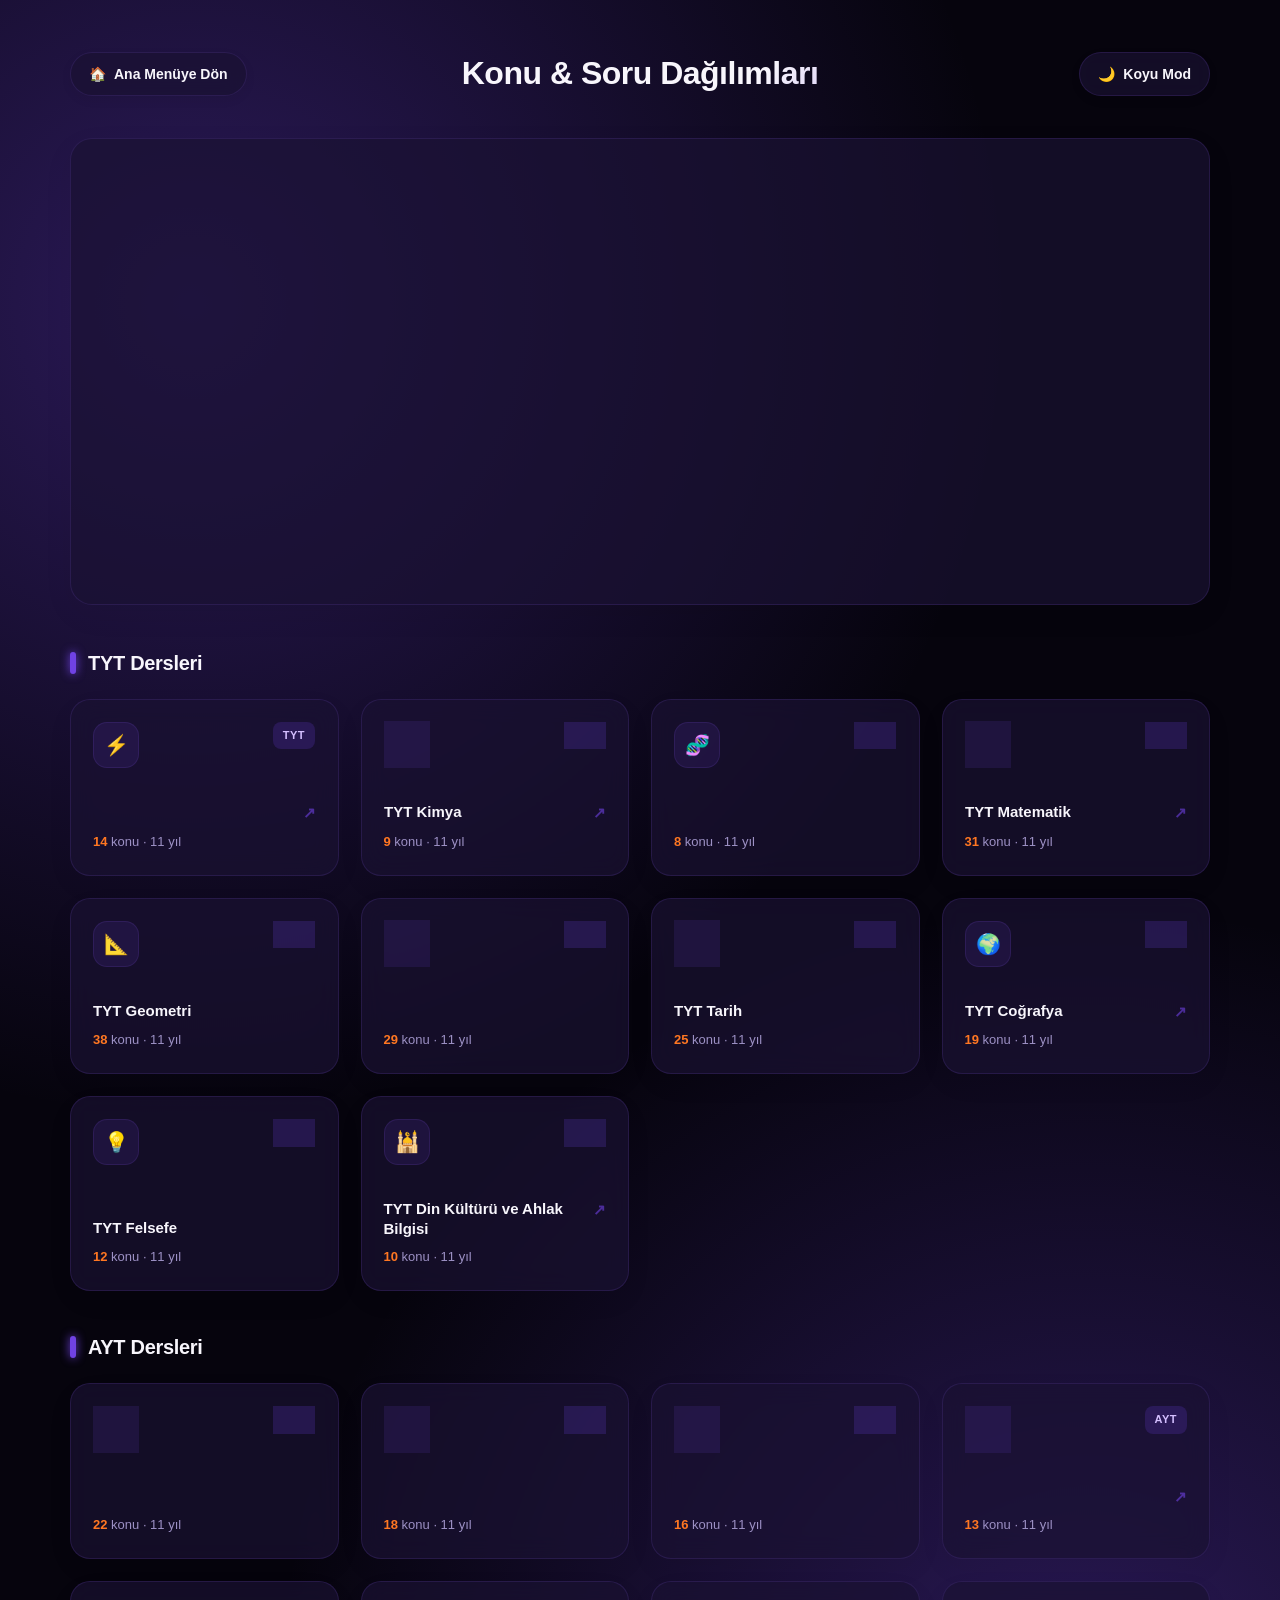
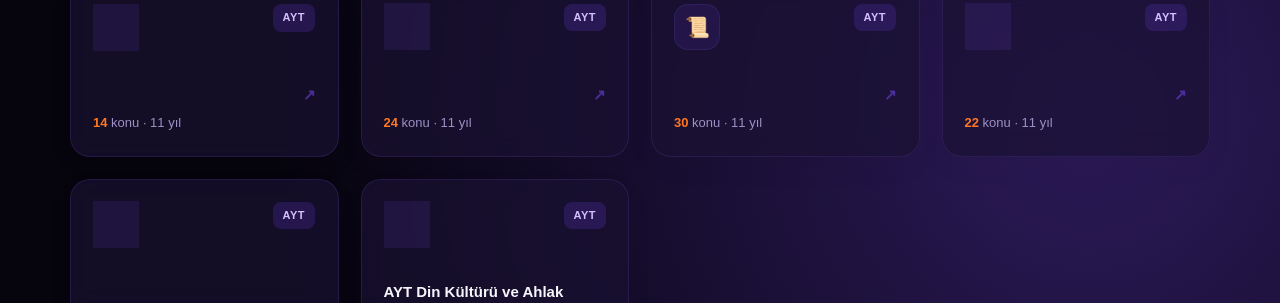
<file: konu-soru-dağılımı.html>
<!DOCTYPE html>
<html lang="tr">
<head>
    <meta charset="UTF-8">
    <meta name="viewport" content="width=device-width, initial-scale=1.0">
    <title>Konu & Soru Dağılımları - Sınav Canbazı</title>
    <link rel="stylesheet" href="style.css">
    <link href="https://fonts.googleapis.com/css2?family=Plus+Jakarta+Sans:wght@400;500;600;700;800&display=swap" rel="stylesheet">
    <style>
        /* GELİŞTİRİLMİŞ MODERN RENK PALETİ & DEĞİŞKENLER */
        :root {
            --bg-color: #06040d;
            --card-bg: rgba(26, 18, 51, 0.7);
            --card-hover-bg: rgba(35, 24, 70, 0.85);
            --border-color: rgba(90, 60, 160, 0.25);
            --border-hover: rgba(112, 66, 228, 0.8);
            --text-main: #f8f6fc;
            --text-muted: #9d91c5;
            --accent-purple: #7042e4;
            --accent-glow: rgba(112, 66, 228, 0.35);
            --icon-bg: rgba(112, 66, 228, 0.12);
            --tag-bg: rgba(112, 66, 228, 0.2);
            --tag-text: #d4bfff;
            --orange-text: #ff7722;
        }

        /* GÜNDÜZ MODU */
        [data-theme="light"] {
            --bg-color: #f3f0fb !important;
            --card-bg: rgba(255, 255, 255, 0.9) !important;
            --card-hover-bg: #ffffff !important;
            --border-color: rgba(215, 205, 235, 0.8) !important;
            --border-hover: rgba(108, 60, 233, 0.6) !important;
            --text-main: #140b2b !important;
            --text-muted: #62538c !important;
            --accent-purple: #6c3ce9 !important;
            --accent-glow: rgba(108, 60, 233, 0.15) !important;
            --icon-bg: rgba(108, 60, 233, 0.08) !important;
            --tag-bg: rgba(108, 60, 233, 0.12) !important;
            --tag-text: #501bc4 !important;
            --orange-text: #e65100 !important;
        }

        body {
            background-color: var(--bg-color) !important;
            color: var(--text-main) !important;
            font-family: 'Plus Jakarta Sans', -apple-system, BlinkMacSystemFont, 'Segoe UI', Roboto, sans-serif;
            margin: 0;
            padding: 50px 20px;
            /* Ağır transition kaldırıldı (Kasmayı engelleyen ana faktör) */
            background-image: radial-gradient(circle at 15% 15%, var(--accent-glow) 0%, transparent 40%),
                              radial-gradient(circle at 85% 85%, var(--accent-glow) 0%, transparent 40%) !important;
            background-attachment: fixed;
        }

        /* TEMA DEĞİŞİRKEN SAYFA İÇERİĞİ İÇİN ANİMASYON */
        .theme-transitioning {
            animation: themeFade 0.35s cubic-bezier(0.4, 0, 0.2, 1);
        }

        @keyframes themeFade {
            0% {
                opacity: 0.82;
                transform: scale(0.995);
            }
            100% {
                opacity: 1;
                transform: scale(1);
            }
        }

        .container {
            max-width: 1140px;
            margin: 0 auto;
        }

        /* Üst Bar & Konumlandırma */
        .top-header {
            display: flex;
            align-items: center;
            justify-content: space-between;
            margin-bottom: 40px;
            position: relative;
        }

        .back-btn {
            background: var(--card-bg);
            border: 1px solid var(--border-color);
            color: var(--text-main) !important;
            padding: 10px 18px;
            border-radius: 30px;
            cursor: pointer;
            font-size: 14px;
            font-weight: 600;
            display: flex;
            align-items: center;
            gap: 8px;
            text-decoration: none;
            backdrop-filter: blur(10px);
            transition: transform 0.2s ease, border-color 0.2s ease, box-shadow 0.2s ease;
            box-shadow: 0 4px 12px rgba(0, 0, 0, 0.05);
        }

        .back-btn:hover {
            border-color: var(--accent-purple);
            transform: translateY(-2px);
            box-shadow: 0 6px 20px var(--accent-glow);
        }

        .page-title {
            font-size: 32px;
            font-weight: 800;
            margin: 0;
            text-align: center;
            flex-grow: 1;
            letter-spacing: -0.5px;
            color: var(--text-main) !important;
            background: linear-gradient(135deg, var(--text-main) 60%, var(--accent-purple));
            -webkit-background-clip: text;
            -webkit-text-fill-color: transparent;
        }

        /* BUTON ANİMASYONU VE STİLİ */
        .theme-toggle-btn {
            background: var(--card-bg);
            border: 1px solid var(--border-color);
            color: var(--text-main) !important;
            padding: 10px 18px;
            border-radius: 30px;
            cursor: pointer;
            font-size: 14px;
            font-weight: 600;
            display: flex;
            align-items: center;
            gap: 8px;
            backdrop-filter: blur(10px);
            transition: transform 0.2s ease, border-color 0.2s ease, box-shadow 0.2s ease;
            box-shadow: 0 4px 12px rgba(0, 0, 0, 0.05);
            user-select: none;
        }

        .theme-toggle-btn:hover {
            border-color: var(--accent-purple);
            transform: translateY(-2px);
            box-shadow: 0 6px 20px var(--accent-glow);
        }

        .theme-toggle-btn:active {
            transform: scale(0.95);
        }

        /* İkon dönme animasyonu */
        .icon-spin {
            animation: iconRotate 0.4s cubic-bezier(0.34, 1.56, 0.64, 1);
            display: inline-block;
        }

        @keyframes iconRotate {
            0% {
                transform: rotate(-180deg) scale(0.5);
                opacity: 0;
            }
            100% {
                transform: rotate(0deg) scale(1);
                opacity: 1;
            }
        }

        .section-title {
            font-size: 20px;
            font-weight: 700;
            margin: 40px 0 20px 0;
            color: var(--text-main) !important;
            display: flex;
            align-items: center;
            gap: 12px;
            letter-spacing: -0.3px;
        }

        .section-title::before {
            content: '';
            width: 6px;
            height: 22px;
            background: var(--accent-purple);
            border-radius: 4px;
            box-shadow: 0 0 10px var(--accent-purple);
        }

        /* GRID DÜZENİ */
        .cards-grid {
            display: grid;
            grid-template-columns: repeat(auto-fill, minmax(250px, 1fr));
            gap: 22px;
        }

        /* KART TASARIMI */
        .lesson-card {
            background: var(--card-bg);
            border: 1px solid var(--border-color);
            border-radius: 20px;
            padding: 22px;
            text-decoration: none;
            color: var(--text-main) !important;
            display: flex;
            flex-direction: column;
            justify-content: space-between;
            min-height: 145px;
            height: auto;
            backdrop-filter: blur(12px);
            -webkit-backdrop-filter: blur(12px);
            transition: transform 0.25s ease, border-color 0.25s ease, box-shadow 0.25s ease;
            position: relative;
            box-sizing: border-box;
            box-shadow: 0 10px 30px rgba(0, 0, 0, 0.04);
            overflow: hidden;
        }

        .lesson-card::after {
            content: '';
            position: absolute;
            top: 0;
            left: 0;
            width: 100%;
            height: 100%;
            background: linear-gradient(135deg, var(--accent-glow), transparent 70%);
            opacity: 0;
            transition: opacity 0.25s ease;
            z-index: 0;
            pointer-events: none;
        }

        .lesson-card:hover {
            transform: translateY(-6px) scale(1.01);
            background: var(--card-hover-bg);
            border-color: var(--border-hover);
            box-shadow: 0 16px 40px var(--accent-glow);
        }

        .lesson-card:hover::after {
            opacity: 1;
        }

        .lesson-card > * {
            position: relative;
            z-index: 1;
        }

        .card-top {
            display: flex;
            justify-content: space-between;
            align-items: flex-start;
            margin-bottom: 14px;
        }

        .icon-box {
            width: 46px;
            height: 46px;
            background: var(--icon-bg);
            border-radius: 14px;
            display: flex;
            align-items: center;
            justify-content: center;
            font-size: 20px;
            flex-shrink: 0;
            border: 1px solid var(--border-color);
            transition: transform 0.25s ease;
        }

        .lesson-card:hover .icon-box {
            transform: scale(1.08) rotate(5deg);
        }

        .badge-tag {
            background: var(--tag-bg);
            color: var(--tag-text);
            font-size: 11px;
            font-weight: 700;
            padding: 5px 10px;
            border-radius: 8px;
            text-transform: uppercase;
            letter-spacing: 0.5px;
        }

        .card-bottom {
            margin-top: auto;
        }

        .lesson-title {
            font-size: 15px;
            font-weight: 700;
            margin: 0 0 8px 0;
            color: var(--text-main) !important;
            display: flex;
            justify-content: space-between;
            align-items: flex-start;
            gap: 8px;
            line-height: 1.35;
        }

        .arrow-icon {
            font-size: 15px;
            color: var(--accent-purple);
            opacity: 0.6;
            transition: transform 0.25s ease, opacity 0.25s ease;
            flex-shrink: 0;
            margin-top: 1px;
        }

        .lesson-card:hover .arrow-icon {
            opacity: 1;
            transform: translate(3px, -3px);
        }

        .lesson-info {
            font-size: 13px;
            color: var(--text-muted) !important;
            margin: 0;
            font-weight: 500;
        }

        .highlight-num {
            color: var(--orange-text) !important;
            font-weight: 750;
        }

        /* DERS KATALOĞU FİLTRESİ */
        .catalog-filter {
            margin: 0 0 42px;
            padding: 28px;
            background: var(--card-bg);
            border: 1px solid var(--border-color);
            border-radius: 22px;
            box-shadow: 0 10px 30px rgba(0, 0, 0, .06);
        }

        .catalog-label {
            display: block;
            color: var(--accent-purple);
            font-size: .72rem;
            font-weight: 800;
            letter-spacing: .2em;
            margin-bottom: 10px;
        }

        .catalog-heading-row {
            display: flex;
            align-items: end;
            justify-content: space-between;
            gap: 18px;
            margin-bottom: 22px;
        }

        .catalog-heading-row h2 {
            margin: 0;
            color: var(--text-main);
            font-size: clamp(1.65rem, 4vw, 2.4rem);
            line-height: 1.15;
        }

        .catalog-year {
            color: var(--text-muted);
            font-size: .75rem;
            font-weight: 800;
            letter-spacing: .16em;
            white-space: nowrap;
        }

        .catalog-options {
            display: grid;
            gap: 9px;
            padding: 9px;
            background: rgba(112, 66, 228, .07);
            border: 1px solid var(--border-color);
            border-radius: 17px;
        }

        .catalog-filter-btn {
            width: 100%;
            min-height: 52px;
            display: flex;
            align-items: center;
            justify-content: center;
            gap: 10px;
            border: 0;
            border-radius: 12px;
            background: transparent;
            color: var(--text-main);
            font: inherit;
            font-weight: 700;
            cursor: pointer;
            transition: .2s ease;
        }

        .catalog-filter-btn:hover,
        .catalog-filter-btn.is-active {
            color: #fff;
            background: linear-gradient(135deg, #8b5cf6, #5b21b6);
            box-shadow: 0 8px 20px rgba(112, 66, 228, .25);
        }

        .catalog-count {
            padding: 2px 8px;
            border-radius: 99px;
            background: rgba(255, 255, 255, .16);
            font-size: .8rem;
        }

        /* Mobil Uyum İyileştirmesi */
        @media (max-width: 768px) {
            body {
                padding: calc(20px + env(safe-area-inset-top)) 15px 30px;
            }

            .top-header {
                display: flex !important;
                flex-direction: column !important;
                align-items: stretch !important;
                gap: 14px !important;
                margin-bottom: 42px !important;
            }

            .page-title {
                /* style.css'ten gelen absolute konumlandırmayı ezerek çakışmayı önler. */
                position: static !important;
                inset: auto !important;
                left: auto !important;
                right: auto !important;
                transform: none !important;
                width: 100% !important;
                max-width: 100% !important;
                min-width: 0 !important;
                order: -1;
                margin: 0 !important;
                padding: 14px 12px !important;
                font-size: clamp(1.35rem, 6.4vw, 1.75rem) !important;
                line-height: 1.2 !important;
                text-align: center !important;
                white-space: normal !important;
                overflow-wrap: anywhere;
                word-break: normal !important;
            }

            .back-btn, .theme-toggle-btn {
                width: 100%;
                min-height: 56px;
                justify-content: center;
            }

            .catalog-filter {
                padding: 24px 18px;
                margin-bottom: 35px;
            }

            .catalog-heading-row {
                align-items: flex-start;
                flex-direction: column;
                gap: 8px;
            }

            .catalog-options {
                gap: 8px;
            }
        }
    </style>
</head>
<body>

    <div class="container" id="main-container">
        <!-- Üst Bar: Ana Menü Butonu, Başlık ve Tema Değiştirici -->
        <div class="top-header">
            <a href="index.html" class="back-btn">
                <span>🏠</span> <span>Ana Menüye Dön</span>
            </a>
            <h1 class="page-title">Konu & Soru Dağılımları</h1>
            <button class="theme-toggle-btn" id="theme-toggle">
                <span id="theme-icon">🌙</span> <span id="theme-text">Koyu Mod</span>
            </button>
        </div>

        <section class="catalog-filter" aria-label="Ders kataloğu filtresi">
            <span class="catalog-label">DERS KATALOĞU</span>
            <div class="catalog-heading-row">
                <h2>Derse tıkla, dağılımı gör</h2>
                <span class="catalog-year">2027 YKS</span>
            </div>
            <div class="catalog-options">
                <button class="catalog-filter-btn" type="button" data-filter="tyt">
                    🎓 TYT <span class="catalog-count">10</span>
                </button>
                <button class="catalog-filter-btn" type="button" data-filter="ayt">
                    📖 AYT <span class="catalog-count">10</span>
                </button>
                <button class="catalog-filter-btn is-active" type="button" data-filter="all">
                    ▦ Tümü <span class="catalog-count">20</span>
                </button>
            </div>
        </section>

        <!-- TYT DERSLERİ -->
        <div class="section-title" data-section="tyt">TYT Dersleri</div>
        <div class="cards-grid" data-group="tyt">

            <a href="ders-notu.html?ders=TYT Fizik" class="lesson-card">
                <div class="card-top">
                    <div class="icon-box">⚡</div>
                    <span class="badge-tag">TYT</span>
                </div>
                <div class="card-bottom">
                    <div class="lesson-title">
                        <span>TYT Fizik</span>
                        <span class="arrow-icon">↗</span>
                    </div>
                    <p class="lesson-info"><span class="highlight-num">14</span> konu · 11 yıl</p>
                </div>
            </a>

            <a href="ders-notu.html?ders=TYT Kimya" class="lesson-card">
                <div class="card-top">
                    <div class="icon-box">🧪</div>
                    <span class="badge-tag">TYT</span>
                </div>
                <div class="card-bottom">
                    <div class="lesson-title">
                        <span>TYT Kimya</span>
                        <span class="arrow-icon">↗</span>
                    </div>
                    <p class="lesson-info"><span class="highlight-num">9</span> konu · 11 yıl</p>
                </div>
            </a>

            <a href="ders-notu.html?ders=TYT Biyoloji" class="lesson-card">
                <div class="card-top">
                    <div class="icon-box">🧬</div>
                    <span class="badge-tag">TYT</span>
                </div>
                <div class="card-bottom">
                    <div class="lesson-title">
                        <span>TYT Biyoloji</span>
                        <span class="arrow-icon">↗</span>
                    </div>
                    <p class="lesson-info"><span class="highlight-num">8</span> konu · 11 yıl</p>
                </div>
            </a>

            <a href="ders-notu.html?ders=TYT Matematik" class="lesson-card">
                <div class="card-top">
                    <div class="icon-box">➗</div>
                    <span class="badge-tag">TYT</span>
                </div>
                <div class="card-bottom">
                    <div class="lesson-title">
                        <span>TYT Matematik</span>
                        <span class="arrow-icon">↗</span>
                    </div>
                    <p class="lesson-info"><span class="highlight-num">31</span> konu · 11 yıl</p>
                </div>
            </a>

            <a href="ders-notu.html?ders=TYT Geometri" class="lesson-card">
                <div class="card-top">
                    <div class="icon-box">📐</div>
                    <span class="badge-tag">TYT</span>
                </div>
                <div class="card-bottom">
                    <div class="lesson-title">
                        <span>TYT Geometri</span>
                        <span class="arrow-icon">↗</span>
                    </div>
                    <p class="lesson-info"><span class="highlight-num">38</span> konu · 11 yıl</p>
                </div>
            </a>

            <a href="ders-notu.html?ders=TYT Türkçe" class="lesson-card">
                <div class="card-top">
                    <div class="icon-box">📖</div>
                    <span class="badge-tag">TYT</span>
                </div>
                <div class="card-bottom">
                    <div class="lesson-title">
                        <span>TYT Türkçe</span>
                        <span class="arrow-icon">↗</span>
                    </div>
                    <p class="lesson-info"><span class="highlight-num">29</span> konu · 11 yıl</p>
                </div>
            </a>

            <a href="ders-notu.html?ders=TYT Tarih" class="lesson-card">
                <div class="card-top">
                    <div class="icon-box">📜</div>
                    <span class="badge-tag">TYT</span>
                </div>
                <div class="card-bottom">
                    <div class="lesson-title">
                        <span>TYT Tarih</span>
                        <span class="arrow-icon">↗</span>
                    </div>
                    <p class="lesson-info"><span class="highlight-num">25</span> konu · 11 yıl</p>
                </div>
            </a>

            <a href="ders-notu.html?ders=TYT Coğrafya" class="lesson-card">
                <div class="card-top">
                    <div class="icon-box">🌍</div>
                    <span class="badge-tag">TYT</span>
                </div>
                <div class="card-bottom">
                    <div class="lesson-title">
                        <span>TYT Coğrafya</span>
                        <span class="arrow-icon">↗</span>
                    </div>
                    <p class="lesson-info"><span class="highlight-num">19</span> konu · 11 yıl</p>
                </div>
            </a>

            <a href="ders-notu.html?ders=TYT Felsefe" class="lesson-card">
                <div class="card-top">
                    <div class="icon-box">💡</div>
                    <span class="badge-tag">TYT</span>
                </div>
                <div class="card-bottom">
                    <div class="lesson-title">
                        <span>TYT Felsefe</span>
                        <span class="arrow-icon">↗</span>
                    </div>
                    <p class="lesson-info"><span class="highlight-num">12</span> konu · 11 yıl</p>
                </div>
            </a>

            <a href="ders-notu.html?ders=TYT Din Kültürü" class="lesson-card">
                <div class="card-top">
                    <div class="icon-box">🕌</div>
                    <span class="badge-tag">TYT</span>
                </div>
                <div class="card-bottom">
                    <div class="lesson-title">
                        <span>TYT Din Kültürü ve Ahlak Bilgisi</span>
                        <span class="arrow-icon">↗</span>
                    </div>
                    <p class="lesson-info"><span class="highlight-num">10</span> konu · 11 yıl</p>
                </div>
            </a>

        </div>

        <!-- AYT DERSLERİ -->
        <div class="section-title" data-section="ayt">AYT Dersleri</div>
        <div class="cards-grid" data-group="ayt">

            <a href="ders-notu.html?ders=AYT Matematik" class="lesson-card">
                <div class="card-top">
                    <div class="icon-box">∑</div>
                    <span class="badge-tag">AYT</span>
                </div>
                <div class="card-bottom">
                    <div class="lesson-title">
                        <span>AYT Matematik</span>
                        <span class="arrow-icon">↗</span>
                    </div>
                    <p class="lesson-info"><span class="highlight-num">22</span> konu · 11 yıl</p>
                </div>
            </a>

            <a href="ders-notu.html?ders=AYT Geometri" class="lesson-card">
                <div class="card-top">
                    <div class="icon-box">📐</div>
                    <span class="badge-tag">AYT</span>
                </div>
                <div class="card-bottom">
                    <div class="lesson-title">
                        <span>AYT Geometri</span>
                        <span class="arrow-icon">↗</span>
                    </div>
                    <p class="lesson-info"><span class="highlight-num">18</span> konu · 11 yıl</p>
                </div>
            </a>

            <a href="ders-notu.html?ders=AYT Fizik" class="lesson-card">
                <div class="card-top">
                    <div class="icon-box">⚡</div>
                    <span class="badge-tag">AYT</span>
                </div>
                <div class="card-bottom">
                    <div class="lesson-title">
                        <span>AYT Fizik</span>
                        <span class="arrow-icon">↗</span>
                    </div>
                    <p class="lesson-info"><span class="highlight-num">16</span> konu · 11 yıl</p>
                </div>
            </a>

            <a href="ders-notu.html?ders=AYT Kimya" class="lesson-card">
                <div class="card-top">
                    <div class="icon-box">🧪</div>
                    <span class="badge-tag">AYT</span>
                </div>
                <div class="card-bottom">
                    <div class="lesson-title">
                        <span>AYT Kimya</span>
                        <span class="arrow-icon">↗</span>
                    </div>
                    <p class="lesson-info"><span class="highlight-num">13</span> konu · 11 yıl</p>
                </div>
            </a>

            <a href="ders-notu.html?ders=AYT Biyoloji" class="lesson-card">
                <div class="card-top">
                    <div class="icon-box">🧬</div>
                    <span class="badge-tag">AYT</span>
                </div>
                <div class="card-bottom">
                    <div class="lesson-title">
                        <span>AYT Biyoloji</span>
                        <span class="arrow-icon">↗</span>
                    </div>
                    <p class="lesson-info"><span class="highlight-num">14</span> konu · 11 yıl</p>
                </div>
            </a>

            <a href="ders-notu.html?ders=AYT Edebiyat" class="lesson-card">
                <div class="card-top">
                    <div class="icon-box">📚</div>
                    <span class="badge-tag">AYT</span>
                </div>
                <div class="card-bottom">
                    <div class="lesson-title">
                        <span>AYT Edebiyat</span>
                        <span class="arrow-icon">↗</span>
                    </div>
                    <p class="lesson-info"><span class="highlight-num">24</span> konu · 11 yıl</p>
                </div>
            </a>

            <a href="ders-notu.html?ders=AYT Tarih" class="lesson-card">
                <div class="card-top">
                    <div class="icon-box">📜</div>
                    <span class="badge-tag">AYT</span>
                </div>
                <div class="card-bottom">
                    <div class="lesson-title">
                        <span>AYT Tarih</span>
                        <span class="arrow-icon">↗</span>
                    </div>
                    <p class="lesson-info"><span class="highlight-num">30</span> konu · 11 yıl</p>
                </div>
            </a>

            <a href="ders-notu.html?ders=AYT Coğrafya" class="lesson-card">
                <div class="card-top">
                    <div class="icon-box">🌍</div>
                    <span class="badge-tag">AYT</span>
                </div>
                <div class="card-bottom">
                    <div class="lesson-title">
                        <span>AYT Coğrafya</span>
                        <span class="arrow-icon">↗</span>
                    </div>
                    <p class="lesson-info"><span class="highlight-num">22</span> konu · 11 yıl</p>
                </div>
            </a>

            <a href="ders-notu.html?ders=AYT Felsefe Grubu" class="lesson-card">
                <div class="card-top">
                    <div class="icon-box">💡</div>
                    <span class="badge-tag">AYT</span>
                </div>
                <div class="card-bottom">
                    <div class="lesson-title">
                        <span>AYT Felsefe Grubu</span>
                        <span class="arrow-icon">↗</span>
                    </div>
                    <p class="lesson-info"><span class="highlight-num">15</span> konu · 11 yıl</p>
                </div>
            </a>

            <a href="ders-notu.html?ders=AYT Din Kültürü" class="lesson-card">
                <div class="card-top">
                    <div class="icon-box">🕌</div>
                    <span class="badge-tag">AYT</span>
                </div>
                <div class="card-bottom">
                    <div class="lesson-title">
                        <span>AYT Din Kültürü ve Ahlak Bilgisi</span>
                        <span class="arrow-icon">↗</span>
                    </div>
                    <p class="lesson-info"><span class="highlight-num">8</span> konu · 11 yıl</p>
                </div>
            </a>

        </div>

    </div>

    <script>
        const toggleBtn = document.getElementById('theme-toggle');
        const themeIcon = document.getElementById('theme-icon');
        const themeText = document.getElementById('theme-text');
        const container = document.getElementById('main-container');

        // Sayfa yüklendiğinde hafızadaki temayı kontrol et
        const savedTheme = localStorage.getItem('theme') || 'dark';
        if (savedTheme === 'light') {
            document.documentElement.setAttribute('data-theme', 'light');
            themeIcon.innerText = '☀️';
            themeText.innerText = 'Gündüz Modu';
        } else {
            document.documentElement.removeAttribute('data-theme');
            themeIcon.innerText = '🌙';
            themeText.innerText = 'Koyu Mod';
        }

        toggleBtn.addEventListener('click', () => {
            // İkon dönme ve hafif sayfa fade animasyonu ekle
            themeIcon.classList.remove('icon-spin');
            container.classList.remove('theme-transitioning');
            
            void themeIcon.offsetWidth; // Reflow
            
            themeIcon.classList.add('icon-spin');
            container.classList.add('theme-transitioning');

            const currentTheme = document.documentElement.getAttribute('data-theme');
            if (currentTheme === 'light') {
                document.documentElement.removeAttribute('data-theme');
                localStorage.setItem('theme', 'dark');
                themeIcon.innerText = '🌙';
                themeText.innerText = 'Koyu Mod';
            } else {
                document.documentElement.setAttribute('data-theme', 'light');
                localStorage.setItem('theme', 'light');
                themeIcon.innerText = '☀️';
                themeText.innerText = 'Gündüz Modu';
            }

            // Animasyon tamamlandığında sınıfı temizle
            setTimeout(() => {
                container.classList.remove('theme-transitioning');
            }, 350);
        });

        document.querySelectorAll('.catalog-filter-btn').forEach((button) => {
            button.addEventListener('click', () => {
                const selectedGroup = button.dataset.filter;

                document.querySelectorAll('.catalog-filter-btn').forEach((item) => {
                    item.classList.toggle('is-active', item === button);
                });

                ['tyt', 'ayt'].forEach((group) => {
                    const shouldShow = selectedGroup === 'all' || selectedGroup === group;
                    document.querySelector(`[data-section="${group}"]`).style.display = shouldShow ? 'flex' : 'none';
                    document.querySelector(`[data-group="${group}"]`).style.display = shouldShow ? 'grid' : 'none';
                });
            });
        });
    </script>


</body>
</html>
</file>
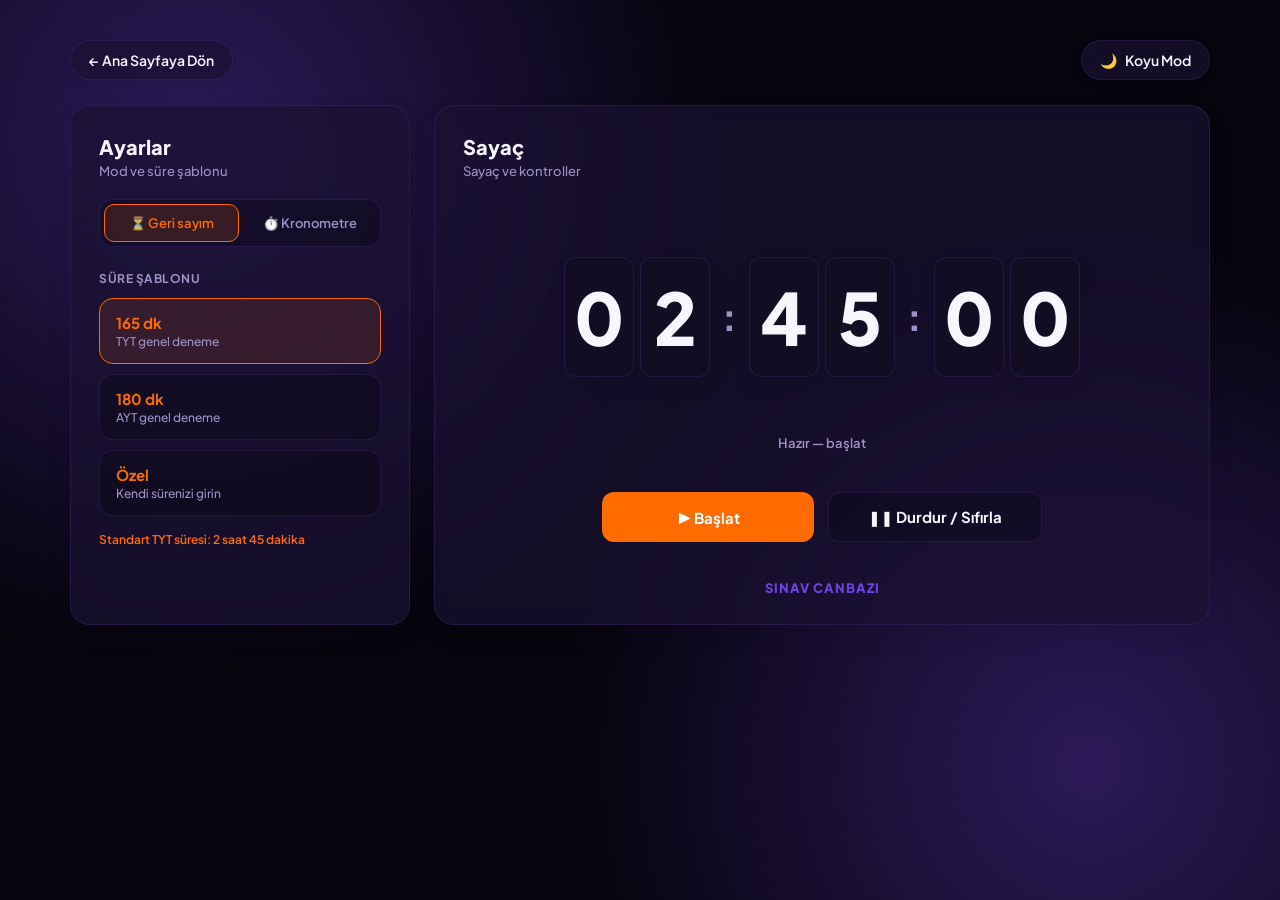
<file: sayac.html>
<!DOCTYPE html>
<html lang="tr">
<head>
    <meta charset="UTF-8">
    <meta name="viewport" content="width=device-width, initial-scale=1.0">
    <title>Sınav Canbazı - Süre Tut</title>
    <link rel="icon" type="image/png" href="fav.png">
    <link href="https://fonts.googleapis.com/css2?family=Plus+Jakarta+Sans:wght@400;500;600;700;800&display=swap" rel="stylesheet">
    <style>
        :root {
            --bg-color: #06040d;
            --panel-bg: rgba(26, 18, 51, 0.7);
            --border-color: rgba(90, 60, 160, 0.25);
            --border-hover: rgba(112, 66, 228, 0.8);
            --text-color: #f8f6fc;
            --subtext-color: #9d91c5;
            --accent-color: #7042e4;
            --accent-glow: rgba(112, 66, 228, 0.35);
            --input-bg: rgba(0, 0, 0, 0.25);
            --orange-color: #ff6b00;
            --card-bg: #130d24;
            --card-text: #f8f6fc;
            --active-card-bg: rgba(255, 107, 0, 0.12);
        }

        [data-theme="light"] {
            --bg-color: #f3f0fb;
            --panel-bg: rgba(255, 255, 255, 0.85);
            --border-color: rgba(215, 205, 235, 0.8);
            --border-hover: rgba(108, 60, 233, 0.6);
            --text-color: #140b2b;
            --subtext-color: #62538c;
            --accent-color: #6c3ce9;
            --accent-glow: rgba(108, 60, 233, 0.15);
            --input-bg: rgba(0, 0, 0, 0.04);
            --orange-color: #e65100;
            --card-bg: #eadefc;
            --card-text: #140b2b;
            --active-card-bg: rgba(230, 81, 0, 0.08);
        }

        * { box-sizing: border-box; margin: 0; padding: 0; font-family: 'Plus Jakarta Sans', system-ui, -apple-system, sans-serif; }
        body { 
            background-color: var(--bg-color); 
            color: var(--text-color); 
            min-height: 100vh; 
            padding: 40px 20px; 
            transition: background-color 0.4s ease, color 0.4s ease;
            background-image: radial-gradient(circle at 15% 15%, var(--accent-glow) 0%, transparent 40%),
                              radial-gradient(circle at 85% 85%, var(--accent-glow) 0%, transparent 40%);
            background-attachment: fixed;
        }

        .top-bar { display: flex; justify-content: space-between; align-items: center; margin-bottom: 25px; max-width: 1140px; margin-left: auto; margin-right: auto; }
        
        .back-btn, .theme-toggle-btn { 
            color: var(--text-color); 
            text-decoration: none; 
            font-weight: 600; 
            font-size: 14px; 
            background: var(--panel-bg); 
            padding: 10px 18px; 
            border-radius: 30px; 
            border: 1px solid var(--border-color); 
            backdrop-filter: blur(10px);
            cursor: pointer;
            display: inline-flex;
            align-items: center;
            gap: 8px;
            box-shadow: 0 4px 12px rgba(0, 0, 0, 0.05);
            transition: all 0.3s cubic-bezier(0.4, 0, 0.2, 1);
        }

        .back-btn:hover, .theme-toggle-btn:hover { 
            border-color: var(--accent-color); 
            transform: translateY(-2px);
            box-shadow: 0 6px 20px var(--accent-glow);
        }

        .main-container { display: grid; grid-template-columns: 340px 1fr; gap: 24px; max-width: 1140px; margin: 0 auto; }
        @media (max-width: 900px) { .main-container { grid-template-columns: 1fr; } }

        .panel { 
            background: var(--panel-bg); 
            border: 1px solid var(--border-color); 
            border-radius: 20px; 
            padding: 28px; 
            backdrop-filter: blur(12px);
            -webkit-backdrop-filter: blur(12px);
            box-shadow: 0 10px 30px rgba(0, 0, 0, 0.04);
        }

        /* Sol Ayarlar */
        .panel-header { font-size: 20px; font-weight: 800; margin-bottom: 4px; color: var(--text-color); }
        .panel-sub { font-size: 13px; color: var(--subtext-color); margin-bottom: 20px; font-weight: 500; }

        .mode-switcher { display: flex; background: var(--input-bg); padding: 4px; border-radius: 14px; margin-bottom: 24px; gap: 4px; border: 1px solid var(--border-color); }
        .mode-btn { flex: 1; padding: 10px; border: none; background: transparent; color: var(--subtext-color); font-weight: 600; font-size: 13px; border-radius: 10px; cursor: pointer; display: flex; align-items: center; justify-content: center; gap: 6px; transition: 0.2s; }
        .mode-btn.active { background: rgba(255, 107, 0, 0.15); color: var(--orange-color); border: 1px solid var(--orange-color); }

        .section-title { font-size: 12px; font-weight: 700; color: var(--subtext-color); text-transform: uppercase; letter-spacing: 0.5px; margin-bottom: 12px; }

        .preset-list { display: flex; flex-direction: column; gap: 10px; margin-bottom: 16px; }
        .preset-card { background: var(--input-bg); border: 1px solid var(--border-color); border-radius: 14px; padding: 14px 16px; cursor: pointer; transition: 0.2s; }
        .preset-card:hover { border-color: var(--accent-color); }
        .preset-card.active { border-color: var(--orange-color); background: var(--active-card-bg); }
        .preset-val { font-size: 15px; font-weight: 700; color: var(--orange-color); }
        .preset-lbl { font-size: 12px; color: var(--subtext-color); margin-top: 2px; font-weight: 500; }

        .custom-input-box { display: none; margin-top: 10px; }
        .custom-input-box input { width: 100%; padding: 10px 14px; background: var(--input-bg); border: 1px solid var(--border-color); border-radius: 10px; color: var(--text-color); outline: none; font-size: 14px; }
        .custom-input-box input:focus { border-color: var(--accent-color); box-shadow: 0 0 10px var(--accent-glow); }

        .info-note { font-size: 12px; color: var(--orange-color); font-weight: 600; margin-top: 12px; }

        /* Sağ Sayaç */
        .timer-panel { display: flex; flex-direction: column; align-items: center; justify-content: space-between; min-height: 520px; }
        .timer-top { width: 100%; display: flex; justify-content: space-between; align-items: center; }

        /* FLIP CLOCK TASARIMI */
        .flip-clock-wrap {
            display: flex;
            align-items: center;
            justify-content: center;
            gap: 8px;
            margin: 40px 0;
            perspective: 1000px;
        }
        .flip-group { display: flex; gap: 6px; }
        .flip-card {
            width: 70px;
            height: 120px;
            background: var(--card-bg);
            color: var(--card-text);
            border-radius: 12px;
            font-size: 72px;
            font-weight: 800;
            display: flex;
            align-items: center;
            justify-content: center;
            position: relative;
            box-shadow: 0 10px 20px rgba(0,0,0,0.06);
            border: 1px solid var(--border-color);
            transform-style: preserve-3d;
            backface-visibility: hidden;
        }

        @keyframes flipFold {
            0% { transform: rotateX(0deg); box-shadow: 0 10px 20px rgba(0,0,0,0.06); }
            50% { transform: rotateX(-90deg); box-shadow: 0 2px 5px rgba(0,0,0,0.03); filter: brightness(0.8); }
            100% { transform: rotateX(0deg); box-shadow: 0 10px 20px rgba(0,0,0,0.06); filter: brightness(1); }
        }

        .flip-card.animate {
            animation: flipFold 0.35s cubic-bezier(0.4, 0, 0.2, 1);
        }

        .flip-colon {
            font-size: 36px;
            font-weight: 800;
            color: var(--subtext-color);
            margin: 0 4px;
        }

        .timer-status { font-size: 13px; color: var(--subtext-color); margin-bottom: 24px; font-weight: 600; }

        /* Alt Butonlar */
        .control-btns { display: flex; gap: 14px; width: 100%; max-width: 440px; }
        .btn-ctrl { flex: 1; padding: 14px; border: none; border-radius: 12px; font-weight: 700; font-size: 15px; cursor: pointer; display: flex; align-items: center; justify-content: center; gap: 8px; transition: 0.2s; }
        .btn-start { background: var(--orange-color); color: #ffffff; }
        .btn-start:hover { opacity: 0.9; transform: translateY(-1px); }
        .btn-reset { background: var(--input-bg); color: var(--text-color); border: 1px solid var(--border-color); }
        .btn-reset:hover { border-color: var(--text-color); }

        .brand-footer { margin-top: 20px; font-size: 13px; font-weight: 800; color: var(--accent-color); letter-spacing: 1px; }
    </style>
</head>
<body>

    <div class="top-bar">
        <a href="index.html" class="back-btn">← Ana Sayfaya Dön</a>
        <button class="theme-toggle-btn" id="theme-toggle">
            <span id="theme-icon">🌙</span> <span id="theme-text">Koyu Mod</span>
        </button>
    </div>

    <div class="main-container">
        <!-- Sol Panel: Ayarlar -->
        <div class="panel">
            <div class="panel-header">Ayarlar</div>
            <div class="panel-sub">Mod ve süre şablonu</div>

            <div class="mode-switcher">
                <button class="mode-btn active" id="btnModeCountdown" onclick="setMode('countdown')">⏳ Geri sayım</button>
                <button class="mode-btn" id="btnModeStopwatch" onclick="setMode('stopwatch')">⏱️ Kronometre</button>
            </div>

            <div class="section-title">Süre Şablonu</div>
            <div class="preset-list" id="presetList">
                <div class="preset-card active" onclick="selectPreset(165, this)">
                    <div class="preset-val">165 dk</div>
                    <div class="preset-lbl">TYT genel deneme</div>
                </div>
                <div class="preset-card" onclick="selectPreset(180, this)">
                    <div class="preset-val">180 dk</div>
                    <div class="preset-lbl">AYT genel deneme</div>
                </div>
                <div class="preset-card" onclick="selectPreset('custom', this)">
                    <div class="preset-val">Özel</div>
                    <div class="preset-lbl">Kendi sürenizi girin</div>
                </div>
            </div>

            <div class="custom-input-box" id="customInputBox">
                <input type="number" id="customMinutes" placeholder="Dakika giriniz (örn: 45)" oninput="applyCustomTime()">
            </div>

            <div class="info-note" id="infoNote">Standart TYT süresi: 2 saat 45 dakika</div>
        </div>

        <!-- Sağ Panel: Sayaç Ekranı -->
        <div class="panel timer-panel">
            <div class="timer-top">
                <div>
                    <div class="panel-header">Sayaç</div>
                    <div class="panel-sub">Sayaç ve kontroller</div>
                </div>
            </div>

            <!-- FLIP CLOCK EKRANI -->
            <div class="flip-clock-wrap">
                <div class="flip-group">
                    <div class="flip-card" id="h1">0</div>
                    <div class="flip-card" id="h2">2</div>
                </div>
                <div class="flip-colon">:</div>
                <div class="flip-group">
                    <div class="flip-card" id="m1">4</div>
                    <div class="flip-card" id="m2">5</div>
                </div>
                <div class="flip-colon">:</div>
                <div class="flip-group">
                    <div class="flip-card" id="s1">0</div>
                    <div class="flip-card" id="s2">0</div>
                </div>
            </div>

            <div class="timer-status" id="timerStatus">Hazır — başlat</div>

            <div class="control-btns">
                <button class="btn-ctrl btn-start" id="startBtn" onclick="toggleTimer()">▶ Başlat</button>
                <button class="btn-ctrl btn-reset" onclick="resetTimer()">❚❚ Durdur / Sıfırla</button>
            </div>

            <div class="brand-footer">SINAV CANBAZI</div>
        </div>
    </div>

    <script>
        const toggleBtn = document.getElementById('theme-toggle');
        const themeIcon = document.getElementById('theme-icon');
        const themeText = document.getElementById('theme-text');

        const savedTheme = localStorage.getItem('theme') || 'dark';
        if (savedTheme === 'light') {
            document.documentElement.setAttribute('data-theme', 'light');
            themeIcon.innerText = '☀️';
            themeText.innerText = 'Gündüz Modu';
        }

        toggleBtn.addEventListener('click', () => {
            const currentTheme = document.documentElement.getAttribute('data-theme');
            if (currentTheme === 'light') {
                document.documentElement.removeAttribute('data-theme');
                localStorage.setItem('theme', 'dark');
                themeIcon.innerText = '🌙';
                themeText.innerText = 'Koyu Mod';
            } else {
                document.documentElement.setAttribute('data-theme', 'light');
                localStorage.setItem('theme', 'light');
                themeIcon.innerText = '☀️';
                themeText.innerText = 'Gündüz Modu';
            }
        });

        let mode = 'countdown';
        let totalSeconds = 165 * 60;
        let initialSeconds = 165 * 60;
        let timerInterval = null;
        let isRunning = false;

        function updateCard(id, newValue) {
            const card = document.getElementById(id);
            if (card && card.innerText !== newValue) {
                card.innerText = newValue;
                card.classList.remove('animate');
                void card.offsetWidth; 
                card.classList.add('animate');
            }
        }

        function updateDisplay() {
            let hrs = Math.floor(totalSeconds / 3600).toString().padStart(2, '0');
            let mins = Math.floor((totalSeconds % 3600) / 60).toString().padStart(2, '0');
            let secs = (totalSeconds % 60).toString().padStart(2, '0');

            updateCard('h1', hrs[0]);
            updateCard('h2', hrs[1]);
            updateCard('m1', mins[0]);
            updateCard('m2', mins[1]);
            updateCard('s1', secs[0]);
            updateCard('s2', secs[1]);
        }

        function setMode(newMode) {
            mode = newMode;
            document.getElementById('btnModeCountdown').classList.toggle('active', mode === 'countdown');
            document.getElementById('btnModeStopwatch').classList.toggle('active', mode === 'stopwatch');
            
            document.getElementById('presetList').style.display = mode === 'countdown' ? 'flex' : 'none';
            document.getElementById('infoNote').style.display = mode === 'countdown' ? 'block' : 'none';
            document.getElementById('customInputBox').style.display = 'none';

            resetTimer();
            if (mode === 'stopwatch') {
                totalSeconds = 0;
                document.getElementById('timerStatus').innerText = "Kronometre Hazır";
            }
            updateDisplay();
        }

        function selectPreset(val, el) {
            document.querySelectorAll('.preset-card').forEach(c => c.classList.remove('active'));
            el.classList.add('active');

            const customBox = document.getElementById('customInputBox');
            const infoNote = document.getElementById('infoNote');

            if (val === 'custom') {
                customBox.style.display = 'block';
                infoNote.innerText = "Kendi sürenizi yukarıya dakika olarak girin.";
            } else {
                customBox.style.display = 'none';
                initialSeconds = val * 60;
                infoNote.innerText = val === 165 ? "Standart TYT süresi: 2 saat 45 dakika" : "Standart AYT süresi: 3 saat 00 dakika";
                resetTimer();
            }
        }

        function applyCustomTime() {
            let mins = parseInt(document.getElementById('customMinutes').value) || 0;
            initialSeconds = mins * 60;
            resetTimer();
        }

        function toggleTimer() {
            const startBtn = document.getElementById('startBtn');
            const statusText = document.getElementById('timerStatus');

            if (isRunning) {
                clearInterval(timerInterval);
                startBtn.innerText = '▶ Devam Et';
                statusText.innerText = 'Duraklatıldı';
                isRunning = false;
            } else {
                isRunning = true;
                startBtn.innerText = '❚❚ Durdur';
                statusText.innerText = 'Devam ediyor...';

                timerInterval = setInterval(() => {
                    if (mode === 'countdown') {
                        if (totalSeconds > 0) {
                            totalSeconds--;
                        } else {
                            clearInterval(timerInterval);
                            statusText.innerText = 'Süre Doldu!';
                            alert('Süre doldu!');
                        }
                    } else {
                        totalSeconds++;
                    }
                    updateDisplay();
                }, 1000);
            }
        }

        function resetTimer() {
            clearInterval(timerInterval);
            isRunning = false;
            document.getElementById('startBtn').innerText = '▶ Başlat';
            document.getElementById('timerStatus').innerText = 'Hazır — başlat';
            totalSeconds = mode === 'countdown' ? initialSeconds : 0;
            updateDisplay();
        }

        updateDisplay();
    </script>
</body>
</html>
</file>
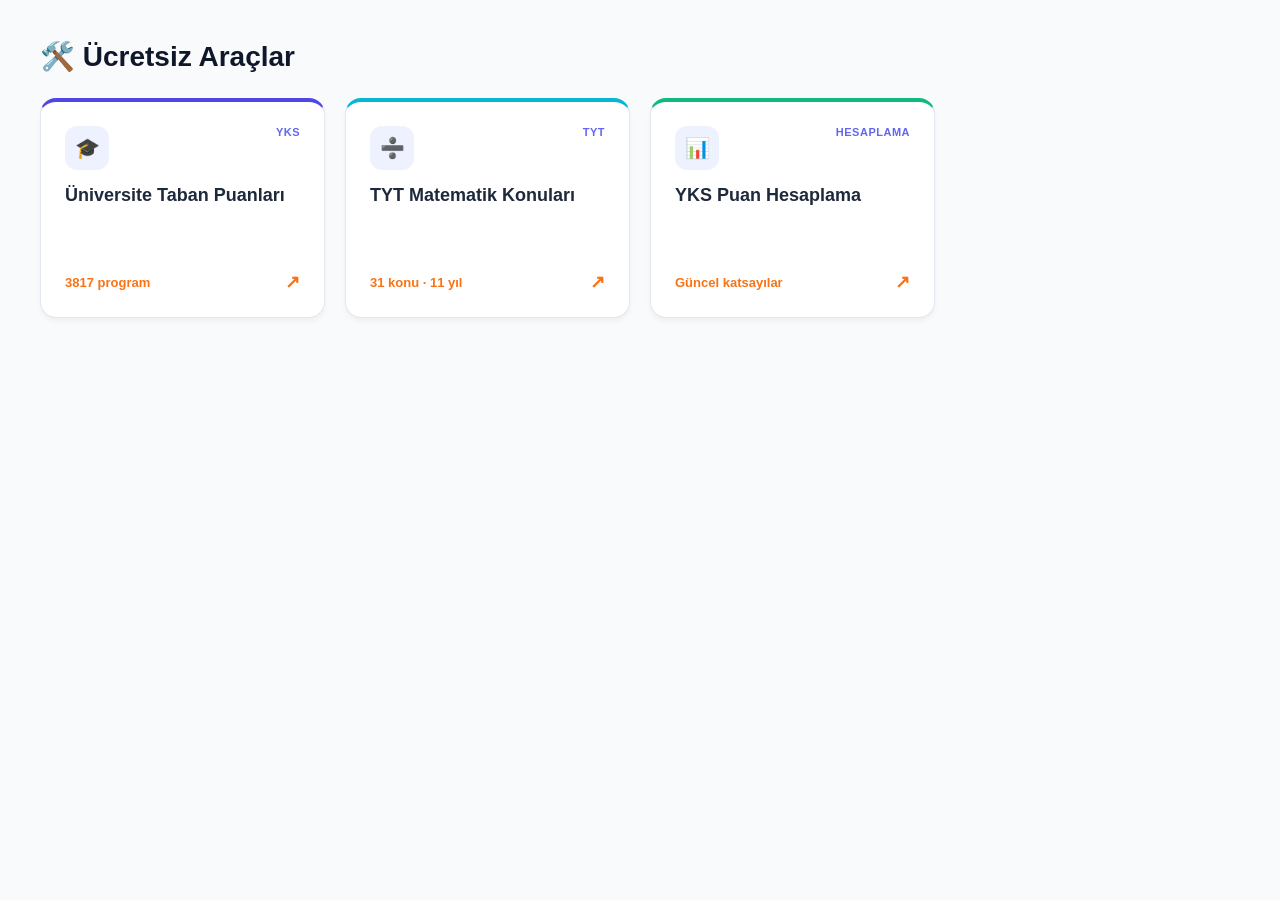
<file: ucretsiz-araclar.html>
<!DOCTYPE html>
<html lang="tr">
<head>
  <meta charset="UTF-8">
  <meta name="viewport" content="width=device-width, initial-scale=1.0">
  <title>Ücretsiz Araçlar</title>
  <style>
    * {
      box-sizing: border-box;
      margin: 0;
      padding: 0;
      font-family: 'Segoe UI', Tahoma, Geneva, Verdana, sans-serif;
    }

    body {
      background-color: #f8fafc;
      padding: 40px 20px;
    }

    .container {
      max-width: 1200px;
      margin: 0 auto;
    }

    .page-title {
      font-size: 28px;
      font-weight: 700;
      color: #0f172a;
      margin-bottom: 25px;
    }

    /* KARTLARIN DİZİLECEĞİ GRID (IZGARA) YAPISI */
    .tools-grid {
      display: grid;
      grid-template-columns: repeat(auto-fill, minmax(260px, 1fr));
      gap: 20px;
    }

    /* FOTOĞRAFTAKİNE BENZER KART TASARIMI */
    .tool-card {
      background: #ffffff;
      border-radius: 16px;
      padding: 24px;
      text-decoration: none;
      color: inherit;
      border: 1px solid #e2e8f0;
      display: flex;
      flex-direction: column;
      justify-content: space-between;
      height: 220px;
      position: relative;
      transition: transform 0.2s ease, box-shadow 0.2s ease;
      box-shadow: 0 4px 6px -1px rgba(0, 0, 0, 0.05);
      border-top: 4px solid #4f46e5; /* Kartın üstündeki renkli çizgi */
    }

    /* Kart Üzerine Gelince Efekt */
    .tool-card:hover {
      transform: translateY(-4px);
      box-shadow: 0 12px 20px -5px rgba(0, 0, 0, 0.1);
    }

    .card-top {
      display: flex;
      justify-content: space-between;
      align-items: flex-start;
    }

    /* Sol Üst İkon Kutusu */
    .icon-box {
      width: 44px;
      height: 44px;
      background-color: #eef2ff;
      border-radius: 12px;
      display: flex;
      align-items: center;
      justify-content: center;
      font-size: 20px;
    }

    /* Sağ Üst Etiket (TYT / YKS / YENİ vb.) */
    .tag {
      font-size: 11px;
      font-weight: 700;
      color: #6366f1;
      letter-spacing: 0.5px;
    }

    .card-title {
      font-size: 18px;
      font-weight: 700;
      color: #1e293b;
      margin-top: 15px;
    }

    .card-bottom {
      display: flex;
      justify-content: space-between;
      align-items: center;
      margin-top: auto;
    }

    .info-text {
      font-size: 13px;
      color: #f97316;
      font-weight: 600;
    }

    /* Sağ Alt Yönlendirme Oku (↗) */
    .arrow-icon {
      font-size: 18px;
      color: #f97316;
      font-weight: bold;
    }
  </style>
</head>
<body>

  <div class="container">
    <h1 class="page-title">🛠️ Ücretsiz Araçlar</h1>

    <div class="tools-grid">

      <!-- KART 1: Üniversite Taban Puanları (Tıklanınca yeni sayfaya gider) -->
      <a href="universite-taban-puanlari.html" class="tool-card">
        <div>
          <div class="card-top">
            <div class="icon-box">🎓</div>
            <span class="tag">YKS</span>
          </div>
          <h3 class="card-title">Üniversite Taban Puanları</h3>
        </div>
        <div class="card-bottom">
          <span class="info-text">3817 program</span>
          <span class="arrow-icon">↗</span>
        </div>
      </a>

      <!-- KART 2: Örnek Başka Bir Araç -->
      <a href="tyt-matematik.html" class="tool-card" style="border-top-color: #06b6d4;">
        <div>
          <div class="card-top">
            <div class="icon-box">➗</div>
            <span class="tag">TYT</span>
          </div>
          <h3 class="card-title">TYT Matematik Konuları</h3>
        </div>
        <div class="card-bottom">
          <span class="info-text">31 konu · 11 yıl</span>
          <span class="arrow-icon">↗</span>
        </div>
      </a>

      <!-- KART 3: Örnek Başka Bir Araç -->
      <a href="puan-hesaplama.html" class="tool-card" style="border-top-color: #10b981;">
        <div>
          <div class="card-top">
            <div class="icon-box">📊</div>
            <span class="tag">HESAPLAMA</span>
          </div>
          <h3 class="card-title">YKS Puan Hesaplama</h3>
        </div>
        <div class="card-bottom">
          <span class="info-text">Güncel katsayılar</span>
          <span class="arrow-icon">↗</span>
        </div>
      </a>

    </div>
  </div>

</body>
</html>
</file>
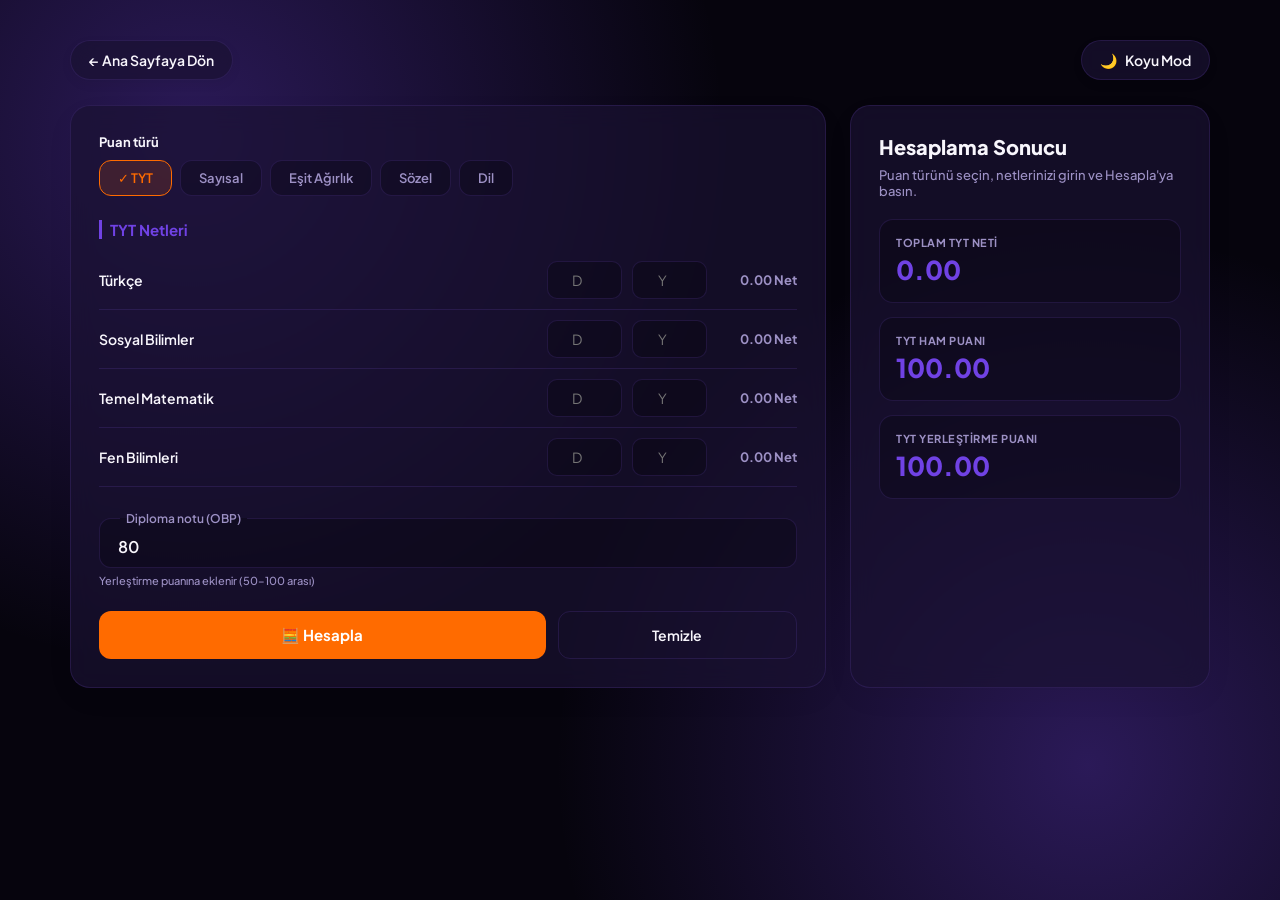
<file: yks-hesaplama.html>
<!DOCTYPE html>
<html lang="tr">
<head>
    <meta charset="UTF-8">
    <meta name="viewport" content="width=device-width, initial-scale=1.0">
    <title>Sınav Canbazı - YKS Puan Hesaplama</title>
    <link rel="icon" type="image/png" href="fav.png">
    <link href="https://fonts.googleapis.com/css2?family=Plus+Jakarta+Sans:wght@400;500;600;700;800&display=swap" rel="stylesheet">
    <style>
        :root {
            --bg-color: #06040d;
            --panel-bg: rgba(26, 18, 51, 0.7);
            --border-color: rgba(90, 60, 160, 0.25);
            --border-hover: rgba(112, 66, 228, 0.8);
            --text-color: #f8f6fc;
            --subtext-color: #9d91c5;
            --accent-color: #7042e4;
            --accent-glow: rgba(112, 66, 228, 0.35);
            --input-bg: rgba(0, 0, 0, 0.25);
            --orange-color: #ff6b00;
        }

        [data-theme="light"] {
            --bg-color: #f3f0fb;
            --panel-bg: rgba(255, 255, 255, 0.85);
            --border-color: rgba(215, 205, 235, 0.8);
            --border-hover: rgba(108, 60, 233, 0.6);
            --text-color: #140b2b;
            --subtext-color: #62538c;
            --accent-color: #6c3ce9;
            --accent-glow: rgba(108, 60, 233, 0.15);
            --input-bg: rgba(0, 0, 0, 0.04);
            --orange-color: #e65100;
        }

        * { box-sizing: border-box; margin: 0; padding: 0; font-family: 'Plus Jakarta Sans', system-ui, -apple-system, sans-serif; }
        body { 
            background-color: var(--bg-color); 
            color: var(--text-color); 
            min-height: 100vh; 
            padding: 40px 20px; 
            transition: background-color 0.4s ease, color 0.4s ease;
            background-image: radial-gradient(circle at 15% 15%, var(--accent-glow) 0%, transparent 40%),
                              radial-gradient(circle at 85% 85%, var(--accent-glow) 0%, transparent 40%);
            background-attachment: fixed;
        }

        .top-bar { display: flex; justify-content: space-between; align-items: center; margin-bottom: 25px; max-width: 1140px; margin-left: auto; margin-right: auto; }
        
        .back-btn, .theme-toggle-btn { 
            color: var(--text-color); 
            text-decoration: none; 
            font-weight: 600; 
            font-size: 14px; 
            background: var(--panel-bg); 
            padding: 10px 18px; 
            border-radius: 30px; 
            border: 1px solid var(--border-color); 
            backdrop-filter: blur(10px);
            cursor: pointer;
            display: inline-flex;
            align-items: center;
            gap: 8px;
            box-shadow: 0 4px 12px rgba(0, 0, 0, 0.05);
            transition: all 0.3s cubic-bezier(0.4, 0, 0.2, 1);
        }

        .back-btn:hover, .theme-toggle-btn:hover { 
            border-color: var(--accent-color); 
            transform: translateY(-2px);
            box-shadow: 0 6px 20px var(--accent-glow);
        }

        .main-container { display: grid; grid-template-columns: 1fr 360px; gap: 24px; max-width: 1140px; margin: 0 auto; }
        @media (max-width: 900px) { .main-container { grid-template-columns: 1fr; } }

        .panel { 
            background: var(--panel-bg); 
            border: 1px solid var(--border-color); 
            border-radius: 20px; 
            padding: 28px; 
            backdrop-filter: blur(12px);
            -webkit-backdrop-filter: blur(12px);
            box-shadow: 0 10px 30px rgba(0, 0, 0, 0.04);
        }
        
        .header-title { font-size: 22px; font-weight: 800; margin-bottom: 8px; color: var(--text-color); }
        .header-sub { font-size: 13px; color: var(--subtext-color); margin-bottom: 20px; font-weight: 500; }

        .tab-group { display: flex; gap: 8px; margin-bottom: 24px; flex-wrap: wrap; }
        .tab-btn { padding: 9px 18px; border-radius: 12px; border: 1px solid var(--border-color); background: var(--input-bg); color: var(--subtext-color); font-weight: 600; font-size: 13px; cursor: pointer; transition: 0.2s; }
        .tab-btn.active { background: rgba(255, 107, 0, 0.15); color: var(--orange-color); border-color: var(--orange-color); }

        .section-tag { font-size: 15px; font-weight: 700; color: var(--accent-color); margin: 20px 0 12px 0; border-left: 3px solid var(--accent-color); padding-left: 8px; }

        .subject-row { display: grid; grid-template-columns: 1fr 75px 75px 80px; gap: 10px; align-items: center; padding: 10px 0; border-bottom: 1px solid var(--border-color); }
        .subject-name { font-size: 14px; font-weight: 600; color: var(--text-color); }
        .input-box { background: var(--input-bg); border: 1px solid var(--border-color); border-radius: 10px; padding: 9px; color: var(--text-color); text-align: center; font-size: 14px; outline: none; width: 100%; transition: 0.2s; }
        .input-box:focus { border-color: var(--accent-color); box-shadow: 0 0 10px var(--accent-glow); }
        .net-val { text-align: right; font-weight: 700; color: var(--subtext-color); font-size: 13px; }

        .obp-container { margin-top: 24px; }
        .obp-fieldset { border: 1px solid var(--border-color); border-radius: 12px; padding: 0 12px; position: relative; background: var(--input-bg); }
        .obp-legend { font-size: 12px; color: var(--subtext-color); padding: 0 6px; margin-left: 8px; font-weight: 600; }
        .obp-input { width: 100%; background: transparent; border: none; outline: none; color: var(--text-color); font-size: 16px; font-weight: 600; padding: 10px 6px; }
        .obp-sub { font-size: 11px; color: var(--subtext-color); margin-top: 6px; display: block; font-weight: 500; }

        .action-btns { display: flex; gap: 12px; margin-top: 24px; }
        .btn-calc { flex: 2; padding: 14px; background: var(--orange-color); color: #fff; border: none; border-radius: 12px; font-weight: 700; font-size: 15px; cursor: pointer; display: flex; align-items: center; justify-content: center; gap: 8px; transition: 0.2s; }
        .btn-calc:hover { opacity: 0.9; transform: translateY(-1px); }
        .btn-clear { flex: 1; padding: 14px; background: transparent; color: var(--text-color); border: 1px solid var(--border-color); border-radius: 12px; font-weight: 600; font-size: 14px; cursor: pointer; transition: 0.2s; }
        .btn-clear:hover { border-color: var(--text-color); }

        .res-card { background: var(--input-bg); border: 1px solid var(--border-color); border-radius: 14px; padding: 16px; margin-bottom: 14px; }
        .res-title { font-size: 11px; color: var(--subtext-color); font-weight: 700; text-transform: uppercase; letter-spacing: 0.5px; }
        .res-score { font-size: 26px; font-weight: 800; color: var(--accent-color); margin-top: 4px; }
    </style>
</head>
<body>

    <div class="top-bar">
        <a href="index.html" class="back-btn">← Ana Sayfaya Dön</a>
        <button class="theme-toggle-btn" id="theme-toggle">
            <span id="theme-icon">🌙</span> <span id="theme-text">Koyu Mod</span>
        </button>
    </div>

    <div class="main-container">
        <div class="panel">
            <div style="font-size: 13px; font-weight: 700; color: var(--text-color); margin-bottom: 10px;">Puan türü</div>
            <div class="tab-group">
                <button class="tab-btn active" onclick="selectTab('tyt', this)">✓ TYT</button>
                <button class="tab-btn" onclick="selectTab('say', this)">Sayısal</button>
                <button class="tab-btn" onclick="selectTab('ea', this)">Eşit Ağırlık</button>
                <button class="tab-btn" onclick="selectTab('soz', this)">Sözel</button>
                <button class="tab-btn" onclick="selectTab('dil', this)">Dil</button>
            </div>

            <!-- TYT NETLERİ -->
            <div class="section-tag">TYT Netleri</div>
            <div class="subject-row"><span class="subject-name">Türkçe</span><input type="number" id="tyt_tr_d" class="input-box" placeholder="D"><input type="number" id="tyt_tr_y" class="input-box" placeholder="Y"><span class="net-val" id="tyt_tr_n">0.00 Net</span></div>
            <div class="subject-row"><span class="subject-name">Sosyal Bilimler</span><input type="number" id="tyt_sos_d" class="input-box" placeholder="D"><input type="number" id="tyt_sos_y" class="input-box" placeholder="Y"><span class="net-val" id="tyt_sos_n">0.00 Net</span></div>
            <div class="subject-row"><span class="subject-name">Temel Matematik</span><input type="number" id="tyt_mat_d" class="input-box" placeholder="D"><input type="number" id="tyt_mat_y" class="input-box" placeholder="Y"><span class="net-val" id="tyt_mat_n">0.00 Net</span></div>
            <div class="subject-row"><span class="subject-name">Fen Bilimleri</span><input type="number" id="tyt_fen_d" class="input-box" placeholder="D"><input type="number" id="tyt_fen_y" class="input-box" placeholder="Y"><span class="net-val" id="tyt_fen_n">0.00 Net</span></div>

            <!-- AYT NETLERİ (Varsayılan Olarak Gizli) -->
            <div id="aytContainer" style="display: none;">
                <div class="section-tag">AYT Netleri</div>
                <div id="aytFields"></div>
            </div>

            <!-- OBP ALANI -->
            <div class="obp-container">
                <fieldset class="obp-fieldset">
                    <legend class="obp-legend">Diploma notu (OBP)</legend>
                    <input type="number" id="obpVal" class="obp-input" value="80" placeholder="80">
                </fieldset>
                <span class="obp-sub">Yerleştirme puanına eklenir (50–100 arası)</span>
            </div>

            <!-- BUTONLAR -->
            <div class="action-btns">
                <button class="btn-calc" onclick="calculate()">🧮 Hesapla</button>
                <button class="btn-clear" onclick="clearAll()">Temizle</button>
            </div>
        </div>

        <!-- Sağ: Sonuç Kartı -->
        <div class="panel">
            <div class="header-title" style="font-size: 20px;">Hesaplama Sonucu</div>
            <div class="header-sub" id="infoBox">Puan türünü seçin, netlerinizi girin ve Hesapla'ya basın.</div>

            <div class="res-card">
                <div class="res-title">Toplam TYT Neti</div>
                <div class="res-score" id="resTytNet">0.00</div>
            </div>

            <div class="res-card">
                <div class="res-title">TYT Ham Puanı</div>
                <div class="res-score" id="resTytPuan">100.00</div>
            </div>

            <div class="res-card">
                <div class="res-title" id="resFinalLabel">TYT Yerleştirme Puanı</div>
                <div class="res-score" id="resFinalPuan">100.00</div>
            </div>
        </div>
    </div>

    <script>
        const toggleBtn = document.getElementById('theme-toggle');
        const themeIcon = document.getElementById('theme-icon');
        const themeText = document.getElementById('theme-text');

        const savedTheme = localStorage.getItem('theme') || 'dark';
        if (savedTheme === 'light') {
            document.documentElement.setAttribute('data-theme', 'light');
            themeIcon.innerText = '☀️';
            themeText.innerText = 'Gündüz Modu';
        }

        toggleBtn.addEventListener('click', () => {
            const currentTheme = document.documentElement.getAttribute('data-theme');
            if (currentTheme === 'light') {
                document.documentElement.removeAttribute('data-theme');
                localStorage.setItem('theme', 'dark');
                themeIcon.innerText = '🌙';
                themeText.innerText = 'Koyu Mod';
            } else {
                document.documentElement.setAttribute('data-theme', 'light');
                localStorage.setItem('theme', 'light');
                themeIcon.innerText = '☀️';
                themeText.innerText = 'Gündüz Modu';
            }
        });

        let currentMode = 'tyt';

        function selectTab(mode, btn) {
            currentMode = mode;
            document.querySelectorAll('.tab-btn').forEach(b => {
                b.classList.remove('active');
                b.innerText = b.innerText.replace('✓ ', '');
            });
            btn.classList.add('active');
            btn.innerText = '✓ ' + btn.innerText;

            const aytContainer = document.getElementById('aytContainer');
            const aytFields = document.getElementById('aytFields');
            const resFinalLabel = document.getElementById('resFinalLabel');

            if (mode === 'tyt') {
                aytContainer.style.display = 'none';
                resFinalLabel.innerText = 'TYT Yerleştirme Puanı';
            } else {
                aytContainer.style.display = 'block';
                let html = '';

                if (mode === 'say') {
                    resFinalLabel.innerText = 'Sayısal Yerleştirme Puanı';
                    html = renderRow('ayt_mat', 'Matematik') + renderRow('ayt_fiz', 'Fizik') + renderRow('ayt_kim', 'Kimya') + renderRow('ayt_biyo', 'Biyoloji');
                } else if (mode === 'ea') {
                    resFinalLabel.innerText = 'Eşit Ağırlık Yerleştirme Puanı';
                    html = renderRow('ayt_mat', 'Matematik') + renderRow('ayt_edb', 'Edebiyat') + renderRow('ayt_tar1', 'Tarih-1') + renderRow('ayt_cog1', 'Coğrafya-1');
                } else if (mode === 'soz') {
                    resFinalLabel.innerText = 'Sözel Yerleştirme Puanı';
                    html = renderRow('ayt_edb', 'Edebiyat') + renderRow('ayt_tar1', 'Tarih-1') + renderRow('ayt_cog1', 'Coğrafya-1') + renderRow('ayt_tar2', 'Tarih-2') + renderRow('ayt_cog2', 'Coğrafya-2') + renderRow('ayt_fel', 'Felsefe Grubu') + renderRow('ayt_din', 'DKAB / İlave Felsefe');
                } else if (mode === 'dil') {
                    resFinalLabel.innerText = 'Dil Yerleştirme Puanı';
                    html = renderRow('ayt_ydil', 'Yabancı Dil');
                }
                aytFields.innerHTML = html;
            }
        }

        function renderRow(prefix, name) {
            return `<div class="subject-row"><span class="subject-name">${name}</span><input type="number" id="${prefix}_d" class="input-box" placeholder="D"><input type="number" id="${prefix}_y" class="input-box" placeholder="Y"><span class="net-val" id="${prefix}_n">0.00 Net</span></div>`;
        }

        function getNet(dId, yId, nId) {
            let dElem = document.getElementById(dId);
            let yElem = document.getElementById(yId);
            if (!dElem || !yElem) return 0;
            let d = parseFloat(dElem.value) || 0;
            let y = parseFloat(yElem.value) || 0;
            let net = Math.max(0, d - (y * 0.25));
            let nElem = document.getElementById(nId);
            if (nElem) nElem.innerText = net.toFixed(2) + " Net";
            return net;
        }

        function calculate() {
            let tytTr = getNet('tyt_tr_d', 'tyt_tr_y', 'tyt_tr_n');
            let tytSos = getNet('tyt_sos_d', 'tyt_sos_y', 'tyt_sos_n');
            let tytMat = getNet('tyt_mat_d', 'tyt_mat_y', 'tyt_mat_n');
            let tytFen = getNet('tyt_fen_d', 'tyt_fen_y', 'tyt_fen_n');

            let totalTytNet = tytTr + tytSos + tytMat + tytFen;
            document.getElementById('resTytNet').innerText = totalTytNet.toFixed(2);

            let tytHam = 100 + (tytTr * 3.3) + (tytSos * 3.4) + (tytMat * 3.3) + (tytFen * 3.4);
            document.getElementById('resTytPuan').innerText = tytHam.toFixed(2);

            let obp = parseFloat(document.getElementById('obpVal').value) || 0;
            let obpPuan = obp * 0.6;

            let finalPuan = tytHam + obpPuan;

            if (currentMode === 'say') {
                let aMat = getNet('ayt_mat_d', 'ayt_mat_y', 'ayt_mat_n');
                let aFiz = getNet('ayt_fiz_d', 'ayt_fiz_y', 'ayt_fiz_n');
                let aKim = getNet('ayt_kim_d', 'ayt_kim_y', 'ayt_kim_n');
                let aBiyo = getNet('ayt_biyo_d', 'ayt_biyo_y', 'ayt_biyo_n');
                finalPuan = 100 + (tytHam * 0.4) + (aMat * 3.0) + (aFiz * 2.8) + (aKim * 2.8) + (aBiyo * 2.8) + obpPuan;
            }

            document.getElementById('resFinalPuan').innerText = finalPuan.toFixed(2);
            document.getElementById('infoBox').innerText = "Hesaplama tamamlandı.";
        }

        function clearAll() {
            document.querySelectorAll('.input-box').forEach(i => i.value = '');
            document.querySelectorAll('.net-val').forEach(n => n.innerText = '0.00 Net');
            document.getElementById('obpVal').value = '80';
            document.getElementById('resTytNet').innerText = '0.00';
            document.getElementById('resTytPuan').innerText = '100.00';
            document.getElementById('resFinalPuan').innerText = '100.00';
            document.getElementById('infoBox').innerText = "Puan türünü seçin, netlerinizi girin ve Hesapla'ya basın.";
        }
    </script>
</body>
</html>
</file>
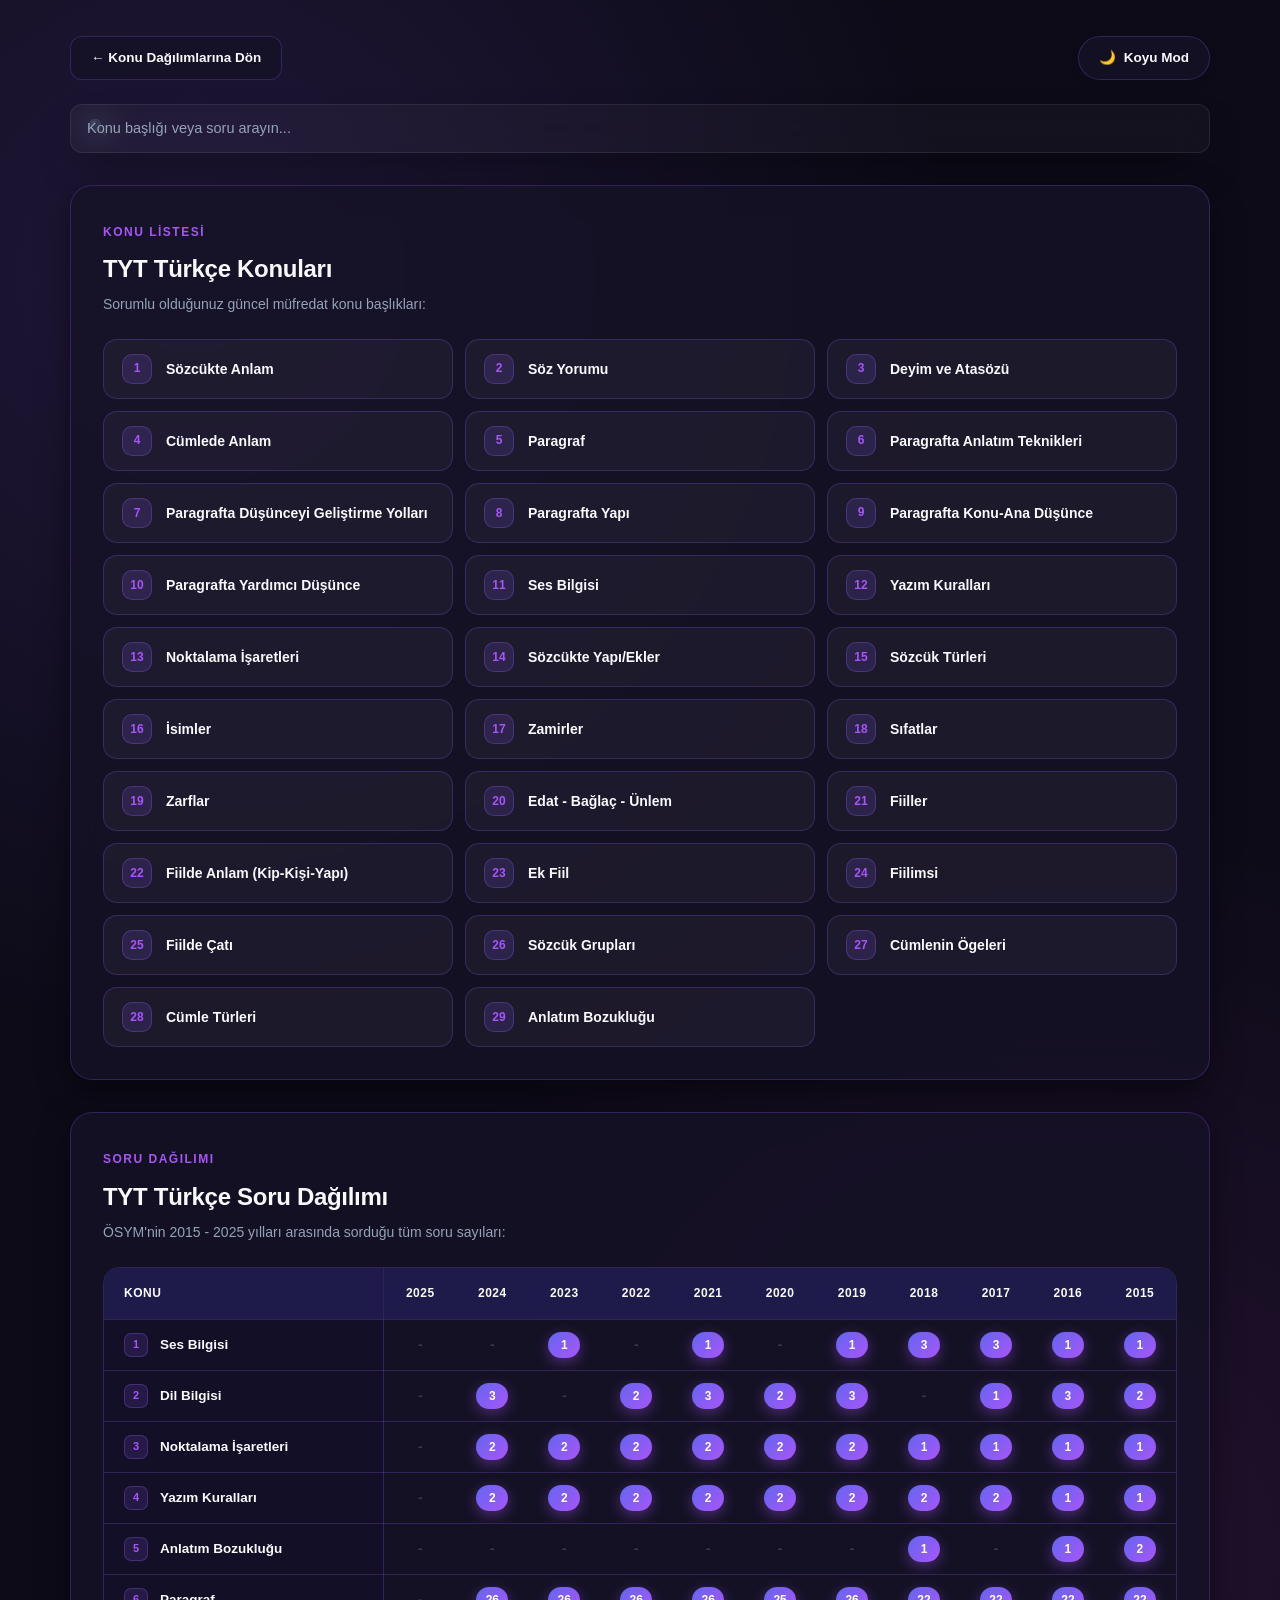
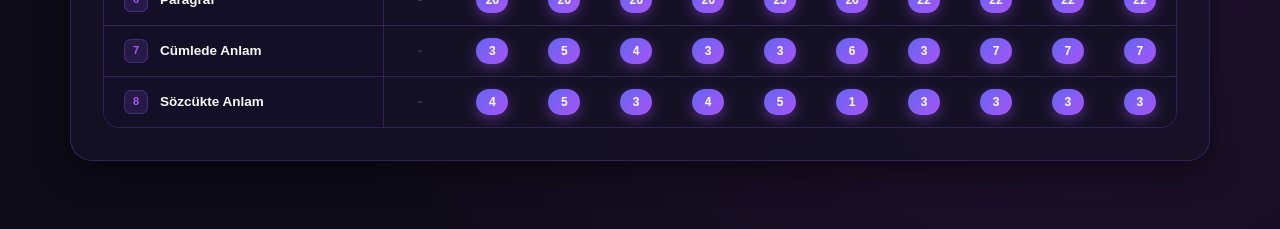
<file: SınavCanbazı/ders-notu.html>
<!DOCTYPE html>
<html lang="tr">
<head>
    <meta charset="UTF-8">
    <meta name="viewport" content="width=device-width, initial-scale=1.0">
    <title>Ders Notları - Sınav Canbazı</title>
    <link rel="stylesheet" href="style.css">
    <style>
        /* MODERN VE UYUMLU RENK DEĞİŞKENLERİ */
        :root {
            /* KOYU MOD (Varsayılan) */
            --bg-color: #0d0b18;
            --bg-gradient-1: rgba(139, 92, 246, 0.15);
            --bg-gradient-2: rgba(217, 70, 239, 0.1);
            --card-bg: rgba(22, 18, 38, 0.85);
            --card-border: rgba(139, 92, 246, 0.25);
            --card-border-hover: rgba(139, 92, 246, 0.5);
            --text-main: #f8fafc;
            --text-muted: #94a3b8;
            --accent-purple: #a855f7;
            --badge-bg: linear-gradient(135deg, #6366f1 0%, #a855f7 100%);
            --badge-shadow: 0 4px 14px rgba(168, 85, 247, 0.4);
            --item-bg: rgba(255, 255, 255, 0.04);
            --item-hover-bg: rgba(139, 92, 246, 0.12);
            --table-header-bg: #1e1b4b;
            --sticky-bg: #130f26;
            --shadow: 0 20px 40px -15px rgba(0, 0, 0, 0.6);
            --input-bg: rgba(255, 255, 255, 0.05);
        }

        /* GÜNDÜZ MODU */
        [data-theme="light"] {
            --bg-color: #f8fafc;
            --bg-gradient-1: rgba(124, 58, 237, 0.08);
            --bg-gradient-2: rgba(217, 70, 239, 0.05);
            --card-bg: #ffffff;
            --card-border: rgba(226, 232, 240, 0.9);
            --card-border-hover: rgba(124, 58, 237, 0.3);
            --text-main: #0f172a;
            --text-muted: #64748b;
            --accent-purple: #7c3aed;
            --badge-bg: linear-gradient(135deg, #6366f1 0%, #8b5cf6 100%);
            --badge-shadow: 0 4px 12px rgba(124, 58, 237, 0.25);
            --item-bg: #f1f5f9;
            --item-hover-bg: #e2e8f0;
            --table-header-bg: #f1f5f9;
            --sticky-bg: #ffffff;
            --shadow: 0 10px 30px -10px rgba(0, 0, 0, 0.06);
            --input-bg: #ffffff;
        }

        * {
            box-sizing: border-box;
        }

        body {
            background-color: var(--bg-color) !important;
            background-image: 
                radial-gradient(circle at 15% 15%, var(--bg-gradient-1) 0%, transparent 40%),
                radial-gradient(circle at 85% 85%, var(--bg-gradient-2) 0%, transparent 40%) !important;
            background-attachment: fixed;
            color: var(--text-main) !important;
            font-family: 'Inter', -apple-system, BlinkMacSystemFont, 'Segoe UI', Roboto, sans-serif;
            margin: 0;
            padding: 36px 20px;
            transition: all 0.3s ease;
        }

        .container {
            max-width: 1140px;
            margin: 0 auto;
        }

        /* ÜST BAR */
        .top-bar {
            display: flex;
            justify-content: space-between;
            align-items: center;
            margin-bottom: 24px;
            gap: 16px;
            flex-wrap: wrap;
        }

        .back-btn {
            color: var(--text-main) !important;
            text-decoration: none;
            font-weight: 600;
            font-size: 13.5px;
            display: inline-flex;
            align-items: center;
            gap: 8px;
            padding: 10px 20px;
            border-radius: 12px;
            background: var(--card-bg);
            border: 1px solid var(--card-border);
            backdrop-filter: blur(12px);
            transition: all 0.2s ease;
        }

        .back-btn:hover {
            border-color: var(--card-border-hover);
            transform: translateY(-2px);
        }

        .theme-toggle-btn {
            background: var(--card-bg);
            border: 1px solid var(--card-border);
            color: var(--text-main);
            padding: 10px 20px;
            border-radius: 99px;
            cursor: pointer;
            font-size: 13.5px;
            font-weight: 600;
            display: inline-flex;
            align-items: center;
            gap: 8px;
            transition: all 0.2s ease;
            backdrop-filter: blur(12px);
        }

        .theme-toggle-btn:hover {
            border-color: var(--card-border-hover);
            transform: translateY(-2px);
        }

        /* ARAMA ÇUBUĞU TASARIMI */
        .search-container {
            position: relative;
            margin-bottom: 32px;
        }

        .search-input {
            width: 100%;
            padding: 14px 20px 14px 48px;
            border-radius: 16px;
            background: var(--card-bg);
            border: 1px solid var(--card-border);
            color: var(--text-main);
            font-size: 14.5px;
            font-weight: 500;
            outline: none;
            backdrop-filter: blur(16px);
            box-shadow: var(--shadow);
            transition: all 0.2s ease;
        }

        .search-input::placeholder {
            color: var(--text-muted);
        }

        .search-input:focus {
            border-color: var(--accent-purple);
            box-shadow: 0 0 0 4px rgba(168, 85, 247, 0.15);
        }

        .search-icon {
            position: absolute;
            left: 18px;
            top: 50%;
            transform: translateY(-50%);
            font-size: 16px;
            color: var(--text-muted);
            pointer-events: none;
        }

        /* KART TASARIMI */
        .card {
            background: var(--card-bg) !important;
            border-radius: 20px;
            padding: 32px;
            border: 1px solid var(--card-border) !important;
            box-shadow: var(--shadow);
            margin-bottom: 32px;
            backdrop-filter: blur(16px);
            transition: all 0.3s ease;
        }

        .section-tag {
            display: inline-block;
            color: var(--accent-purple) !important;
            font-size: 12px;
            font-weight: 800;
            letter-spacing: 1.5px;
            text-transform: uppercase;
            margin-bottom: 8px;
        }

        .card-title {
            margin: 0;
            color: var(--text-main) !important;
            font-size: 24px;
            font-weight: 700;
            letter-spacing: -0.3px;
        }

        .card-desc {
            color: var(--text-muted) !important;
            font-size: 14px;
            margin-top: 6px;
            margin-bottom: 0;
            line-height: 1.5;
        }

        /* KONU LİSTESİ GRID */
        .topics-grid {
            display: grid;
            grid-template-columns: repeat(auto-fill, minmax(280px, 1fr));
            gap: 12px;
            margin-top: 24px;
        }

        .topic-card {
            background: var(--item-bg) !important;
            border: 1px solid var(--card-border) !important;
            border-radius: 14px;
            padding: 14px 18px;
            display: flex;
            align-items: center;
            transition: all 0.2s ease;
        }

        .topic-card:hover {
            background: var(--item-hover-bg) !important;
            border-color: var(--card-border-hover) !important;
            transform: translateY(-2px);
        }

        .topic-number {
            width: 30px;
            height: 30px;
            min-width: 30px;
            background: rgba(139, 92, 246, 0.15);
            border: 1px solid rgba(139, 92, 246, 0.3);
            color: var(--accent-purple);
            border-radius: 10px;
            display: inline-flex;
            align-items: center;
            justify-content: center;
            font-weight: 700;
            font-size: 12px;
            margin-right: 14px;
        }

        .topic-name {
            color: var(--text-main) !important;
            font-size: 14px;
            font-weight: 600;
        }

        /* TABLO TASARIMI */
        .table-container {
            overflow-x: auto;
            margin-top: 24px;
            border-radius: 16px;
            border: 1px solid var(--card-border);
            background: transparent;
        }

        table {
            width: 100%;
            border-collapse: collapse;
            text-align: center;
            font-size: 13.5px;
            white-space: nowrap;
        }

        th {
            background-color: var(--table-header-bg) !important;
            color: var(--text-main) !important;
            padding: 16px 12px;
            font-weight: 700;
            font-size: 12px;
            letter-spacing: 0.5px;
            border-bottom: 1px solid var(--card-border);
        }

        th:first-child {
            text-align: left;
            padding-left: 20px;
            position: sticky;
            left: 0;
            z-index: 2;
            background-color: var(--table-header-bg) !important;
            border-right: 1px solid var(--card-border);
        }

        td {
            padding: 12px 10px;
            border-bottom: 1px solid var(--card-border);
            color: var(--text-main) !important;
            background: var(--card-bg) !important;
            vertical-align: middle;
        }

        tr:last-child td {
            border-bottom: none;
        }

        td:first-child {
            text-align: left;
            font-weight: 600;
            padding: 12px 20px;
            font-size: 13.5px;
            position: sticky;
            left: 0;
            z-index: 1;
            background: var(--sticky-bg) !important;
            border-right: 1px solid var(--card-border);
        }

        .table-topic-cell {
            display: flex;
            align-items: center;
            gap: 12px;
        }

        .table-topic-num {
            width: 24px;
            height: 24px;
            min-width: 24px;
            border-radius: 7px;
            background: rgba(139, 92, 246, 0.15);
            border: 1px solid rgba(139, 92, 246, 0.3);
            color: var(--accent-purple);
            display: inline-flex;
            align-items: center;
            justify-content: center;
            font-size: 11px;
            font-weight: 700;
        }

        /* SORU BALONCUKLARI */
        .count-badge {
            display: inline-flex;
            align-items: center;
            justify-content: center;
            width: 26px;
            height: 26px;
            line-height: 1;
            border-radius: 99px;
            font-weight: 700;
            font-size: 12px;
            background: var(--badge-bg);
            color: #ffffff !important;
            box-shadow: var(--badge-shadow);
            margin: auto;
        }

        .empty-cell {
            color: var(--text-muted) !important;
            opacity: 0.3;
            display: inline-block;
            line-height: 26px;
            font-weight: 600;
        }

        .table-container td.empty-cell {
            display: table-cell;
        }

        /* MOBİLDE YILLARA GÖRE SORU DAĞILIMI KARTLARI */
        .mobile-distribution {
            display: none;
        }

        @media (max-width: 700px) {
            .table-container {
                display: none;
            }

            .mobile-distribution {
                display: grid;
                gap: 14px;
                margin-top: 22px;
            }

            .distribution-topic {
                padding: 18px;
                border: 1px solid var(--card-border);
                border-radius: 17px;
                background: var(--item-bg);
            }

            .distribution-topic-name {
                display: flex;
                align-items: center;
                gap: 10px;
                margin: 0 0 15px;
                color: var(--text-main);
                font-size: 1rem;
                font-weight: 800;
                line-height: 1.3;
            }

            .distribution-topic-number {
                width: 26px;
                height: 26px;
                flex: 0 0 26px;
                display: inline-flex;
                align-items: center;
                justify-content: center;
                border-radius: 8px;
                background: rgba(139, 92, 246, .16);
                color: var(--accent-purple);
                font-size: .76rem;
            }

            .year-count-grid {
                display: grid;
                grid-template-columns: repeat(4, minmax(0, 1fr));
                gap: 10px;
            }

            .year-count {
                min-height: 65px;
                display: flex;
                flex-direction: column;
                align-items: center;
                justify-content: center;
                gap: 5px;
                border: 1px solid var(--card-border);
                border-radius: 13px;
                background: var(--card-bg);
            }

            .year-count-year {
                color: var(--text-muted);
                font-size: .63rem;
                font-weight: 800;
                letter-spacing: .12em;
            }

            .year-count-value {
                color: var(--text-muted);
                font-size: 1rem;
                font-weight: 800;
            }

            .year-count.has-question {
                border-color: rgba(139, 92, 246, .40);
                background: rgba(139, 92, 246, .17);
            }

            .year-count.has-question .year-count-value {
                color: var(--accent-purple);
                font-size: 1.2rem;
            }
        }

        /* DERS KONTROL GİZLEME SINIFLARI */
        .fizik-only, .kimya-only, .biyoloji-only, .matematik-only, .geometri-only, .turkce-only, .tarih-only, .cografya-only, .felsefe-only, .din-only, .ayt-matematik-only, .ayt-geometri-only, .ayt-fizik-only, .ayt-kimya-only, .ayt-biyoloji-only, .ayt-edebiyat-only, .ayt-tarih-only, .ayt-cografya-only, .ayt-felsefe-only, .ayt-din-only {
            display: none;
        }
    </style>
</head>
<body>

    <div class="container">
        <!-- Üst Bar -->
        <div class="top-bar">
            <a href="javascript:history.back()" class="back-btn">← Konu Dağılımlarına Dön</a>
            <button class="theme-toggle-btn" id="theme-toggle">
                <span id="theme-icon">🌙</span> <span id="theme-text">Koyu Mod</span>
            </button>
        </div>

        <!-- Arama Çubuğu -->
        <div class="search-container">
            <span class="search-icon">🔍</span>
            <input type="text" id="topic-search" class="search-input" placeholder="Konu başlığı veya soru arayın...">
        </div>

        
        <!-- ================= TYT FİZİK ================= -->
        <div class="card fizik-only">
            <div class="section-tag">KONU LİSTESİ</div>
            <h2 class="card-title">TYT Fizik Konuları</h2>
            <p class="card-desc">Sorumlu olduğunuz güncel müfredat konu başlıkları:</p>

            <div class="topics-grid">
                <div class="topic-card"><span class="topic-number">1</span><span class="topic-name">Fizik Bilimine Giriş</span></div>
                <div class="topic-card"><span class="topic-number">2</span><span class="topic-name">Madde Ve Özellikleri</span></div>
                <div class="topic-card"><span class="topic-number">3</span><span class="topic-name">Sıvıların Kaldırma Kuvveti</span></div>
                <div class="topic-card"><span class="topic-number">4</span><span class="topic-name">Basınç</span></div>
                <div class="topic-card"><span class="topic-number">5</span><span class="topic-name">Isı, Sıcaklık ve Genleşme</span></div>
                <div class="topic-card"><span class="topic-number">6</span><span class="topic-name">Hareket ve Kuvvet</span></div>
                <div class="topic-card"><span class="topic-number">7</span><span class="topic-name">Dinamik</span></div>
                <div class="topic-card"><span class="topic-number">8</span><span class="topic-name">İş, Güç ve Enerji</span></div>
                <div class="topic-card"><span class="topic-number">9</span><span class="topic-name">Elektrostatik</span></div>
                <div class="topic-card"><span class="topic-number">10</span><span class="topic-name">Elektrik Akımı ve Devreler</span></div>
                <div class="topic-card"><span class="topic-number">11</span><span class="topic-name">Elektriksel Enerji ve Güç</span></div>
                <div class="topic-card"><span class="topic-number">12</span><span class="topic-name">Optik</span></div>
                <div class="topic-card"><span class="topic-number">13</span><span class="topic-name">Manyetizma</span></div>
                <div class="topic-card"><span class="topic-number">14</span><span class="topic-name">Dalgalar</span></div>
            </div>
        </div>

        <div class="card fizik-only">
            <div class="section-tag">SORU DAĞILIMI</div>
            <h2 class="card-title">Yıllara Göre Soru Dağılımları</h2>
            <p class="card-desc">ÖSYM'nin 2015 - 2025 yılları arasında sorduğu tüm soru sayıları:</p>

            <div class="table-container">
                <table>
                    <thead>
                        <tr>
                            <th>KONU</th>
                            <th>2025</th>
                            <th>2024</th>
                            <th>2023</th>
                            <th>2022</th>
                            <th>2021</th>
                            <th>2020</th>
                            <th>2019</th>
                            <th>2018</th>
                            <th>2017</th>
                            <th>2016</th>
                            <th>2015</th>
                        </tr>
                    </thead>
                    <tbody>
                        <tr>
                            <td><div class="table-topic-cell"><span class="table-topic-num">1</span><span>Fizik Bilimine Giriş</span></div></td>
                            <td><span class="empty-cell">-</span></td>
                            <td><span class="count-badge">1</span></td>
                            <td><span class="empty-cell">-</span></td>
                            <td><span class="count-badge">1</span></td>
                            <td><span class="count-badge">1</span></td>
                            <td><span class="count-badge">1</span></td>
                            <td><span class="count-badge">1</span></td>
                            <td><span class="count-badge">1</span></td>
                            <td><span class="empty-cell">-</span></td>
                            <td><span class="count-badge">1</span></td>
                            <td><span class="count-badge">1</span></td>
                        </tr>
                        <tr>
                            <td><div class="table-topic-cell"><span class="table-topic-num">2</span><span>Madde Ve Özellikleri</span></div></td>
                            <td><span class="count-badge">1</span></td>
                            <td><span class="count-badge">1</span></td>
                            <td><span class="count-badge">1</span></td>
                            <td><span class="count-badge">1</span></td>
                            <td><span class="count-badge">1</span></td>
                            <td><span class="empty-cell">-</span></td>
                            <td><span class="count-badge">1</span></td>
                            <td><span class="empty-cell">-</span></td>
                            <td><span class="count-badge">2</span></td>
                            <td><span class="count-badge">1</span></td>
                            <td><span class="count-badge">1</span></td>
                        </tr>
                        <tr>
                            <td><div class="table-topic-cell"><span class="table-topic-num">3</span><span>Sıvıların Kaldırma Kuvveti</span></div></td>
                            <td><span class="empty-cell">-</span></td>
                            <td><span class="count-badge">1</span></td>
                            <td><span class="empty-cell">-</span></td>
                            <td><span class="empty-cell">-</span></td>
                            <td><span class="count-badge">1</span></td>
                            <td><span class="empty-cell">-</span></td>
                            <td><span class="count-badge">1</span></td>
                            <td><span class="count-badge">1</span></td>
                            <td><span class="count-badge">1</span></td>
                            <td><span class="empty-cell">-</span></td>
                            <td><span class="empty-cell">-</span></td>
                        </tr>
                        <tr>
                            <td><div class="table-topic-cell"><span class="table-topic-num">4</span><span>Basınç</span></div></td>
                            <td><span class="empty-cell">-</span></td>
                            <td><span class="empty-cell">-</span></td>
                            <td><span class="empty-cell">-</span></td>
                            <td><span class="count-badge">1</span></td>
                            <td><span class="count-badge">1</span></td>
                            <td><span class="empty-cell">-</span></td>
                            <td><span class="empty-cell">-</span></td>
                            <td><span class="empty-cell">-</span></td>
                            <td><span class="empty-cell">-</span></td>
                            <td><span class="count-badge">1</span></td>
                            <td><span class="count-badge">1</span></td>
                        </tr>
                        <tr>
                            <td><div class="table-topic-cell"><span class="table-topic-num">5</span><span>Isı, Sıcaklık ve Genleşme</span></div></td>
                            <td><span class="count-badge">1</span></td>
                            <td><span class="count-badge">1</span></td>
                            <td><span class="count-badge">1</span></td>
                            <td><span class="count-badge">1</span></td>
                            <td><span class="count-badge">1</span></td>
                            <td><span class="count-badge">1</span></td>
                            <td><span class="count-badge">1</span></td>
                            <td><span class="count-badge">1</span></td>
                            <td><span class="count-badge">1</span></td>
                            <td><span class="count-badge">2</span></td>
                            <td><span class="count-badge">2</span></td>
                        </tr>
                        <tr>
                            <td><div class="table-topic-cell"><span class="table-topic-num">6</span><span>Hareket ve Kuvvet</span></div></td>
                            <td><span class="count-badge">1</span></td>
                            <td><span class="count-badge">1</span></td>
                            <td><span class="count-badge">1</span></td>
                            <td><span class="count-badge">1</span></td>
                            <td><span class="count-badge">1</span></td>
                            <td><span class="count-badge">1</span></td>
                            <td><span class="count-badge">1</span></td>
                            <td><span class="count-badge">1</span></td>
                            <td><span class="count-badge">1</span></td>
                            <td><span class="count-badge">1</span></td>
                            <td><span class="count-badge">1</span></td>
                        </tr>
                        <tr>
                            <td><div class="table-topic-cell"><span class="table-topic-num">7</span><span>Dinamik</span></div></td>
                            <td><span class="empty-cell">-</span></td>
                            <td><span class="empty-cell">-</span></td>
                            <td><span class="empty-cell">-</span></td>
                            <td><span class="empty-cell">-</span></td>
                            <td><span class="empty-cell">-</span></td>
                            <td><span class="empty-cell">-</span></td>
                            <td><span class="empty-cell">-</span></td>
                            <td><span class="empty-cell">-</span></td>
                            <td><span class="count-badge">1</span></td>
                            <td><span class="empty-cell">-</span></td>
                            <td><span class="count-badge">1</span></td>
                        </tr>
                        <tr>
                            <td><div class="table-topic-cell"><span class="table-topic-num">8</span><span>İş, Güç ve Enerji</span></div></td>
                            <td><span class="empty-cell">-</span></td>
                            <td><span class="empty-cell">-</span></td>
                            <td><span class="empty-cell">-</span></td>
                            <td><span class="empty-cell">-</span></td>
                            <td><span class="empty-cell">-</span></td>
                            <td><span class="empty-cell">-</span></td>
                            <td><span class="count-badge">1</span></td>
                            <td><span class="empty-cell">-</span></td>
                            <td><span class="count-badge">1</span></td>
                            <td><span class="count-badge">3</span></td>
                            <td><span class="count-badge">1</span></td>
                        </tr>
                        <tr>
                            <td><div class="table-topic-cell"><span class="table-topic-num">9</span><span>Elektrostatik</span></div></td>
                            <td><span class="count-badge">1</span></td>
                            <td><span class="empty-cell">-</span></td>
                            <td><span class="empty-cell">-</span></td>
                            <td><span class="empty-cell">-</span></td>
                            <td><span class="empty-cell">-</span></td>
                            <td><span class="empty-cell">-</span></td>
                            <td><span class="empty-cell">-</span></td>
                            <td><span class="empty-cell">-</span></td>
                            <td><span class="count-badge">1</span></td>
                            <td><span class="count-badge">1</span></td>
                            <td><span class="count-badge">1</span></td>
                        </tr>
                        <tr>
                            <td><div class="table-topic-cell"><span class="table-topic-num">10</span><span>Elektrik Akımı ve Devreler</span></div></td>
                            <td><span class="empty-cell">-</span></td>
                            <td><span class="empty-cell">-</span></td>
                            <td><span class="count-badge">2</span></td>
                            <td><span class="empty-cell">-</span></td>
                            <td><span class="empty-cell">-</span></td>
                            <td><span class="count-badge">1</span></td>
                            <td><span class="count-badge">1</span></td>
                            <td><span class="empty-cell">-</span></td>
                            <td><span class="count-badge">1</span></td>
                            <td><span class="count-badge">1</span></td>
                            <td><span class="count-badge">1</span></td>
                        </tr>
                        <tr>
                            <td><div class="table-topic-cell"><span class="table-topic-num">11</span><span>Elektriksel Enerji ve Güç</span></div></td>
                            <td><span class="empty-cell">-</span></td>
                            <td><span class="empty-cell">-</span></td>
                            <td><span class="empty-cell">-</span></td>
                            <td><span class="count-badge">1</span></td>
                            <td><span class="count-badge">1</span></td>
                            <td><span class="empty-cell">-</span></td>
                            <td><span class="empty-cell">-</span></td>
                            <td><span class="empty-cell">-</span></td>
                            <td><span class="empty-cell">-</span></td>
                            <td><span class="empty-cell">-</span></td>
                            <td><span class="empty-cell">-</span></td>
                        </tr>
                        <tr>
                            <td><div class="table-topic-cell"><span class="table-topic-num">12</span><span>Optik</span></div></td>
                            <td><span class="count-badge">1</span></td>
                            <td><span class="count-badge">1</span></td>
                            <td><span class="count-badge">2</span></td>
                            <td><span class="count-badge">1</span></td>
                            <td><span class="count-badge">1</span></td>
                            <td><span class="count-badge">1</span></td>
                            <td><span class="count-badge">2</span></td>
                            <td><span class="count-badge">2</span></td>
                            <td><span class="count-badge">3</span></td>
                            <td><span class="count-badge">1</span></td>
                            <td><span class="count-badge">1</span></td>
                        </tr>
                        <tr>
                            <td><div class="table-topic-cell"><span class="table-topic-num">13</span><span>Manyetizma</span></div></td>
                            <td><span class="count-badge">1</span></td>
                            <td><span class="count-badge">1</span></td>
                            <td><span class="empty-cell">-</span></td>
                            <td><span class="empty-cell">-</span></td>
                            <td><span class="empty-cell">-</span></td>
                            <td><span class="empty-cell">-</span></td>
                            <td><span class="empty-cell">-</span></td>
                            <td><span class="empty-cell">-</span></td>
                            <td><span class="count-badge">1</span></td>
                            <td><span class="count-badge">1</span></td>
                            <td><span class="count-badge">1</span></td>
                        </tr>
                        <tr>
                            <td><div class="table-topic-cell"><span class="table-topic-num">14</span><span>Dalgalar</span></div></td>
                            <td><span class="count-badge">1</span></td>
                            <td><span class="count-badge">1</span></td>
                            <td><span class="empty-cell">-</span></td>
                            <td><span class="count-badge">1</span></td>
                            <td><span class="count-badge">1</span></td>
                            <td><span class="count-badge">1</span></td>
                            <td><span class="empty-cell">-</span></td>
                            <td><span class="empty-cell">-</span></td>
                            <td><span class="empty-cell">-</span></td>
                            <td><span class="count-badge">1</span></td>
                            <td><span class="count-badge">1</span></td>
                        </tr>
                    </tbody>
                </table>
            </div>
        </div>
        <!-- ================= TYT KİMYA ================= -->
        <div class="card kimya-only">
            <div class="section-tag">KONU LİSTESİ</div>
            <h2 class="card-title">TYT Kimya Konuları</h2>
            <p class="card-desc">Sorumlu olduğunuz güncel müfredat konu başlıkları:</p>

            <div class="topics-grid">
                <div class="topic-card"><span class="topic-number">1</span><span class="topic-name">Kimya Bilimi</span></div>
                <div class="topic-card"><span class="topic-number">2</span><span class="topic-name">Atom ve Periyodik Sistem</span></div>
                <div class="topic-card"><span class="topic-number">3</span><span class="topic-name">Kimyasal Türler Arası Etkileşimler</span></div>
                <div class="topic-card"><span class="topic-number">4</span><span class="topic-name">Maddenin Halleri</span></div>
                <div class="topic-card"><span class="topic-number">5</span><span class="topic-name">Doğa ve Kimya</span></div>
                <div class="topic-card"><span class="topic-number">6</span><span class="topic-name">Kimyanın Temel Kanunları ve Kimyasal Hesaplamalar</span></div>
                <div class="topic-card"><span class="topic-number">7</span><span class="topic-name">Karışımlar</span></div>
                <div class="topic-card"><span class="topic-number">8</span><span class="topic-name">Asit, Baz ve Tuz</span></div>
                <div class="topic-card"><span class="topic-number">9</span><span class="topic-name">Kimya Her Yerde</span></div>
            </div>
        </div>

        <div class="card kimya-only">
            <div class="section-tag">SORU DAĞILIMI</div>
            <h2 class="card-title">TYT Kimya Soru Dağılımı</h2>
            <p class="card-desc">ÖSYM'nin 2015 - 2025 yılları arasında sorduğu tüm soru sayıları:</p>

            <div class="table-container">
                <table>
                    <thead>
                        <tr>
                            <th>KONU</th>
                            <th>2025</th>
                            <th>2024</th>
                            <th>2023</th>
                            <th>2022</th>
                            <th>2021</th>
                            <th>2020</th>
                            <th>2019</th>
                            <th>2018</th>
                            <th>2017</th>
                            <th>2016</th>
                            <th>2015</th>
                        </tr>
                    </thead>
                    <tbody>
                        <tr>
                            <td><div class="table-topic-cell"><span class="table-topic-num">1</span><span>Kimya Bilimi</span></div></td>
                            <td><span class="count-badge">1</span></td>
                            <td><span class="count-badge">1</span></td>
                            <td><span class="count-badge">1</span></td>
                            <td><span class="count-badge">1</span></td>
                            <td><span class="count-badge">1</span></td>
                            <td><span class="count-badge">1</span></td>
                            <td><span class="empty-cell">-</span></td>
                            <td><span class="count-badge">2</span></td>
                            <td><span class="count-badge">3</span></td>
                            <td><span class="count-badge">3</span></td>
                            <td><span class="count-badge">3</span></td>
                        </tr>
                        <tr>
                            <td><div class="table-topic-cell"><span class="table-topic-num">2</span><span>Atomun Yapısı</span></div></td>
                            <td><span class="count-badge">1</span></td>
                            <td><span class="count-badge">1</span></td>
                            <td><span class="empty-cell">-</span></td>
                            <td><span class="empty-cell">-</span></td>
                            <td><span class="empty-cell">-</span></td>
                            <td><span class="count-badge">1</span></td>
                            <td><span class="count-badge">1</span></td>
                            <td><span class="empty-cell">-</span></td>
                            <td><span class="count-badge">2</span></td>
                            <td><span class="empty-cell">-</span></td>
                            <td><span class="empty-cell">-</span></td>
                        </tr>
                        <tr>
                            <td><div class="table-topic-cell"><span class="table-topic-num">3</span><span>Periyodik Tablo</span></div></td>
                            <td><span class="empty-cell">-</span></td>
                            <td><span class="empty-cell">-</span></td>
                            <td><span class="count-badge">1</span></td>
                            <td><span class="count-badge">1</span></td>
                            <td><span class="count-badge">1</span></td>
                            <td><span class="empty-cell">-</span></td>
                            <td><span class="count-badge">1</span></td>
                            <td><span class="count-badge">1</span></td>
                            <td><span class="count-badge">1</span></td>
                            <td><span class="count-badge">2</span></td>
                            <td><span class="count-badge">1</span></td>
                        </tr>
                        <tr>
                            <td><div class="table-topic-cell"><span class="table-topic-num">4</span><span>Maddenin Halleri</span></div></td>
                            <td><span class="count-badge">1</span></td>
                            <td><span class="count-badge">1</span></td>
                            <td><span class="count-badge">1</span></td>
                            <td><span class="count-badge">1</span></td>
                            <td><span class="count-badge">1</span></td>
                            <td><span class="count-badge">1</span></td>
                            <td><span class="count-badge">1</span></td>
                            <td><span class="count-badge">1</span></td>
                            <td><span class="count-badge">2</span></td>
                            <td><span class="count-badge">1</span></td>
                            <td><span class="count-badge">1</span></td>
                        </tr>
                        <tr>
                            <td><div class="table-topic-cell"><span class="table-topic-num">5</span><span>Kimyasal Türler Arası Etkileşimler</span></div></td>
                            <td><span class="count-badge">1</span></td>
                            <td><span class="count-badge">1</span></td>
                            <td><span class="count-badge">1</span></td>
                            <td><span class="count-badge">1</span></td>
                            <td><span class="count-badge">1</span></td>
                            <td><span class="count-badge">1</span></td>
                            <td><span class="count-badge">1</span></td>
                            <td><span class="count-badge">1</span></td>
                            <td><span class="count-badge">1</span></td>
                            <td><span class="count-badge">3</span></td>
                            <td><span class="count-badge">5</span></td>
                        </tr>
                        <tr>
                            <td><div class="table-topic-cell"><span class="table-topic-num">6</span><span>Kimyasal Hesaplamalar</span></div></td>
                            <td><span class="count-badge">1</span></td>
                            <td><span class="count-badge">1</span></td>
                            <td><span class="empty-cell">-</span></td>
                            <td><span class="empty-cell">-</span></td>
                            <td><span class="count-badge">1</span></td>
                            <td><span class="count-badge">1</span></td>
                            <td><span class="empty-cell">-</span></td>
                            <td><span class="empty-cell">-</span></td>
                            <td><span class="count-badge">1</span></td>
                            <td><span class="empty-cell">-</span></td>
                            <td><span class="empty-cell">-</span></td>
                        </tr>
                        <tr>
                            <td><div class="table-topic-cell"><span class="table-topic-num">7</span><span>Kimyanın Temel Kanunları</span></div></td>
                            <td><span class="empty-cell">-</span></td>
                            <td><span class="empty-cell">-</span></td>
                            <td><span class="count-badge">1</span></td>
                            <td><span class="count-badge">1</span></td>
                            <td><span class="empty-cell">-</span></td>
                            <td><span class="empty-cell">-</span></td>
                            <td><span class="empty-cell">-</span></td>
                            <td><span class="count-badge">1</span></td>
                            <td><span class="count-badge">1</span></td>
                            <td><span class="empty-cell">-</span></td>
                            <td><span class="empty-cell">-</span></td>
                        </tr>
                        <tr>
                            <td><div class="table-topic-cell"><span class="table-topic-num">8</span><span>Asit, Baz ve Tuz</span></div></td>
                            <td><span class="count-badge">1</span></td>
                            <td><span class="count-badge">1</span></td>
                            <td><span class="count-badge">1</span></td>
                            <td><span class="count-badge">1</span></td>
                            <td><span class="count-badge">1</span></td>
                            <td><span class="count-badge">1</span></td>
                            <td><span class="count-badge">1</span></td>
                            <td><span class="empty-cell">-</span></td>
                            <td><span class="empty-cell">-</span></td>
                            <td><span class="empty-cell">-</span></td>
                            <td><span class="empty-cell">-</span></td>
                        </tr>
                        <tr>
                            <td><div class="table-topic-cell"><span class="table-topic-num">9</span><span>Karışımlar</span></div></td>
                            <td><span class="count-badge">1</span></td>
                            <td><span class="count-badge">1</span></td>
                            <td><span class="count-badge">1</span></td>
                            <td><span class="count-badge">1</span></td>
                            <td><span class="count-badge">1</span></td>
                            <td><span class="count-badge">1</span></td>
                            <td><span class="count-badge">1</span></td>
                            <td><span class="empty-cell">-</span></td>
                            <td><span class="count-badge">1</span></td>
                            <td><span class="count-badge">2</span></td>
                            <td><span class="count-badge">2</span></td>
                        </tr>
                        <tr>
                            <td><div class="table-topic-cell"><span class="table-topic-num">10</span><span>Kimya Her Yerde</span></div></td>
                            <td><span class="empty-cell">-</span></td>
                            <td><span class="empty-cell">-</span></td>
                            <td><span class="empty-cell">-</span></td>
                            <td><span class="empty-cell">-</span></td>
                            <td><span class="empty-cell">-</span></td>
                            <td><span class="empty-cell">-</span></td>
                            <td><span class="count-badge">1</span></td>
                            <td><span class="count-badge">1</span></td>
                            <td><span class="count-badge">2</span></td>
                            <td><span class="count-badge">1</span></td>
                            <td><span class="count-badge">1</span></td>
                        </tr>
                    </tbody>
                </table>
            </div>
        </div>


        <!-- ================= TYT TÜRKÇE ================= -->
        <div class="card turkce-only">
            <div class="section-tag">KONU LİSTESİ</div>
            <h2 class="card-title">TYT Türkçe Konuları</h2>
            <p class="card-desc">Sorumlu olduğunuz güncel müfredat konu başlıkları:</p>

            <div class="topics-grid">
                <div class="topic-card"><span class="topic-number">1</span><span class="topic-name">Sözcükte Anlam</span></div>
                <div class="topic-card"><span class="topic-number">2</span><span class="topic-name">Söz Yorumu</span></div>
                <div class="topic-card"><span class="topic-number">3</span><span class="topic-name">Deyim ve Atasözü</span></div>
                <div class="topic-card"><span class="topic-number">4</span><span class="topic-name">Cümlede Anlam</span></div>
                <div class="topic-card"><span class="topic-number">5</span><span class="topic-name">Paragraf</span></div>
                <div class="topic-card"><span class="topic-number">6</span><span class="topic-name">Paragrafta Anlatım Teknikleri</span></div>
                <div class="topic-card"><span class="topic-number">7</span><span class="topic-name">Paragrafta Düşünceyi Geliştirme Yolları</span></div>
                <div class="topic-card"><span class="topic-number">8</span><span class="topic-name">Paragrafta Yapı</span></div>
                <div class="topic-card"><span class="topic-number">9</span><span class="topic-name">Paragrafta Konu-Ana Düşünce</span></div>
                <div class="topic-card"><span class="topic-number">10</span><span class="topic-name">Paragrafta Yardımcı Düşünce</span></div>
                <div class="topic-card"><span class="topic-number">11</span><span class="topic-name">Ses Bilgisi</span></div>
                <div class="topic-card"><span class="topic-number">12</span><span class="topic-name">Yazım Kuralları</span></div>
                <div class="topic-card"><span class="topic-number">13</span><span class="topic-name">Noktalama İşaretleri</span></div>
                <div class="topic-card"><span class="topic-number">14</span><span class="topic-name">Sözcükte Yapı/Ekler</span></div>
                <div class="topic-card"><span class="topic-number">15</span><span class="topic-name">Sözcük Türleri</span></div>
                <div class="topic-card"><span class="topic-number">16</span><span class="topic-name">İsimler</span></div>
                <div class="topic-card"><span class="topic-number">17</span><span class="topic-name">Zamirler</span></div>
                <div class="topic-card"><span class="topic-number">18</span><span class="topic-name">Sıfatlar</span></div>
                <div class="topic-card"><span class="topic-number">19</span><span class="topic-name">Zarflar</span></div>
                <div class="topic-card"><span class="topic-number">20</span><span class="topic-name">Edat - Bağlaç - Ünlem</span></div>
                <div class="topic-card"><span class="topic-number">21</span><span class="topic-name">Fiiller</span></div>
                <div class="topic-card"><span class="topic-number">22</span><span class="topic-name">Fiilde Anlam (Kip-Kişi-Yapı)</span></div>
                <div class="topic-card"><span class="topic-number">23</span><span class="topic-name">Ek Fiil</span></div>
                <div class="topic-card"><span class="topic-number">24</span><span class="topic-name">Fiilimsi</span></div>
                <div class="topic-card"><span class="topic-number">25</span><span class="topic-name">Fiilde Çatı</span></div>
                <div class="topic-card"><span class="topic-number">26</span><span class="topic-name">Sözcük Grupları</span></div>
                <div class="topic-card"><span class="topic-number">27</span><span class="topic-name">Cümlenin Ögeleri</span></div>
                <div class="topic-card"><span class="topic-number">28</span><span class="topic-name">Cümle Türleri</span></div>
                <div class="topic-card"><span class="topic-number">29</span><span class="topic-name">Anlatım Bozukluğu</span></div>
            </div>
        </div>

        <div class="card turkce-only">
            <div class="section-tag">SORU DAĞILIMI</div>
            <h2 class="card-title">TYT Türkçe Soru Dağılımı</h2>
            <p class="card-desc">ÖSYM'nin 2015 - 2025 yılları arasında sorduğu tüm soru sayıları:</p>

            <div class="table-container">
                <table>
                    <thead>
                        <tr>
                            <th>KONU</th>
                            <th>2025</th>
                            <th>2024</th>
                            <th>2023</th>
                            <th>2022</th>
                            <th>2021</th>
                            <th>2020</th>
                            <th>2019</th>
                            <th>2018</th>
                            <th>2017</th>
                            <th>2016</th>
                            <th>2015</th>
                        </tr>
                    </thead>
                    <tbody>
                        <tr>
                            <td><div class="table-topic-cell"><span class="table-topic-num">1</span><span>Ses Bilgisi</span></div></td>
                            <td><span class="empty-cell">-</span></td>
                            <td><span class="empty-cell">-</span></td>
                            <td><span class="count-badge">1</span></td>
                            <td><span class="empty-cell">-</span></td>
                            <td><span class="count-badge">1</span></td>
                            <td><span class="empty-cell">-</span></td>
                            <td><span class="count-badge">1</span></td>
                            <td><span class="count-badge">3</span></td>
                            <td><span class="count-badge">3</span></td>
                            <td><span class="count-badge">1</span></td>
                            <td><span class="count-badge">1</span></td>
                        </tr>
                        <tr>
                            <td><div class="table-topic-cell"><span class="table-topic-num">2</span><span>Dil Bilgisi</span></div></td>
                            <td><span class="empty-cell">-</span></td>
                            <td><span class="count-badge">3</span></td>
                            <td><span class="empty-cell">-</span></td>
                            <td><span class="count-badge">2</span></td>
                            <td><span class="count-badge">3</span></td>
                            <td><span class="count-badge">2</span></td>
                            <td><span class="count-badge">3</span></td>
                            <td><span class="empty-cell">-</span></td>
                            <td><span class="count-badge">1</span></td>
                            <td><span class="count-badge">3</span></td>
                            <td><span class="count-badge">2</span></td>
                        </tr>
                        <tr>
                            <td><div class="table-topic-cell"><span class="table-topic-num">3</span><span>Noktalama İşaretleri</span></div></td>
                            <td><span class="empty-cell">-</span></td>
                            <td><span class="count-badge">2</span></td>
                            <td><span class="count-badge">2</span></td>
                            <td><span class="count-badge">2</span></td>
                            <td><span class="count-badge">2</span></td>
                            <td><span class="count-badge">2</span></td>
                            <td><span class="count-badge">2</span></td>
                            <td><span class="count-badge">1</span></td>
                            <td><span class="count-badge">1</span></td>
                            <td><span class="count-badge">1</span></td>
                            <td><span class="count-badge">1</span></td>
                        </tr>
                        <tr>
                            <td><div class="table-topic-cell"><span class="table-topic-num">4</span><span>Yazım Kuralları</span></div></td>
                            <td><span class="empty-cell">-</span></td>
                            <td><span class="count-badge">2</span></td>
                            <td><span class="count-badge">2</span></td>
                            <td><span class="count-badge">2</span></td>
                            <td><span class="count-badge">2</span></td>
                            <td><span class="count-badge">2</span></td>
                            <td><span class="count-badge">2</span></td>
                            <td><span class="count-badge">2</span></td>
                            <td><span class="count-badge">2</span></td>
                            <td><span class="count-badge">1</span></td>
                            <td><span class="count-badge">1</span></td>
                        </tr>
                        <tr>
                            <td><div class="table-topic-cell"><span class="table-topic-num">5</span><span>Anlatım Bozukluğu</span></div></td>
                            <td><span class="empty-cell">-</span></td>
                            <td><span class="empty-cell">-</span></td>
                            <td><span class="empty-cell">-</span></td>
                            <td><span class="empty-cell">-</span></td>
                            <td><span class="empty-cell">-</span></td>
                            <td><span class="empty-cell">-</span></td>
                            <td><span class="empty-cell">-</span></td>
                            <td><span class="count-badge">1</span></td>
                            <td><span class="empty-cell">-</span></td>
                            <td><span class="count-badge">1</span></td>
                            <td><span class="count-badge">2</span></td>
                        </tr>
                        <tr>
                            <td><div class="table-topic-cell"><span class="table-topic-num">6</span><span>Paragraf</span></div></td>
                            <td><span class="empty-cell">-</span></td>
                            <td><span class="count-badge">26</span></td>
                            <td><span class="count-badge">26</span></td>
                            <td><span class="count-badge">26</span></td>
                            <td><span class="count-badge">26</span></td>
                            <td><span class="count-badge">25</span></td>
                            <td><span class="count-badge">26</span></td>
                            <td><span class="count-badge">22</span></td>
                            <td><span class="count-badge">22</span></td>
                            <td><span class="count-badge">22</span></td>
                            <td><span class="count-badge">22</span></td>
                        </tr>
                        <tr>
                            <td><div class="table-topic-cell"><span class="table-topic-num">7</span><span>Cümlede Anlam</span></div></td>
                            <td><span class="empty-cell">-</span></td>
                            <td><span class="count-badge">3</span></td>
                            <td><span class="count-badge">5</span></td>
                            <td><span class="count-badge">4</span></td>
                            <td><span class="count-badge">3</span></td>
                            <td><span class="count-badge">3</span></td>
                            <td><span class="count-badge">6</span></td>
                            <td><span class="count-badge">3</span></td>
                            <td><span class="count-badge">7</span></td>
                            <td><span class="count-badge">7</span></td>
                            <td><span class="count-badge">7</span></td>
                        </tr>
                        <tr>
                            <td><div class="table-topic-cell"><span class="table-topic-num">8</span><span>Sözcükte Anlam</span></div></td>
                            <td><span class="empty-cell">-</span></td>
                            <td><span class="count-badge">4</span></td>
                            <td><span class="count-badge">5</span></td>
                            <td><span class="count-badge">3</span></td>
                            <td><span class="count-badge">4</span></td>
                            <td><span class="count-badge">5</span></td>
                            <td><span class="count-badge">1</span></td>
                            <td><span class="count-badge">3</span></td>
                            <td><span class="count-badge">3</span></td>
                            <td><span class="count-badge">3</span></td>
                            <td><span class="count-badge">3</span></td>
                        </tr>
                    </tbody>
                </table>
            </div>
        </div>

        <!-- ================= TYT TARİH ================= -->
        <div class="card tarih-only">
            <div class="section-tag">KONU LİSTESİ</div>
            <h2 class="card-title">TYT Tarih Konuları</h2>
            <p class="card-desc">İşte 2027 yılında TYT Tarih testinde sorumlu olduğunuz konu başlıkları:</p>
            <div class="topics-grid">
                <div class="topic-card"><span class="topic-number">1</span><span class="topic-name">Tarih ve Zaman</span></div>
                <div class="topic-card"><span class="topic-number">2</span><span class="topic-name">İnsanlığın İlk Dönemleri</span></div>
                <div class="topic-card"><span class="topic-number">3</span><span class="topic-name">Ortaçağ'da Dünya</span></div>
                <div class="topic-card"><span class="topic-number">4</span><span class="topic-name">İlk ve Orta Çağlarda Türk Dünyası</span></div>
                <div class="topic-card"><span class="topic-number">5</span><span class="topic-name">İslam Medeniyetinin Doğuşu</span></div>
                <div class="topic-card"><span class="topic-number">6</span><span class="topic-name">İlk Türk İslam Devletleri</span></div>
                <div class="topic-card"><span class="topic-number">7</span><span class="topic-name">Yerleşme ve Devletleşme Sürecinde Selçuklu Türkiyesi</span></div>
                <div class="topic-card"><span class="topic-number">8</span><span class="topic-name">Beylikten Devlete Osmanlı Siyaseti (1300-1453)</span></div>
                <div class="topic-card"><span class="topic-number">9</span><span class="topic-name">Dünya Gücü Osmanlı Devleti (1453-1600)</span></div>
                <div class="topic-card"><span class="topic-number">10</span><span class="topic-name">Yeni Çağ Avrupa Tarihi</span></div>
                <div class="topic-card"><span class="topic-number">11</span><span class="topic-name">Yakın Çağ Avrupa Tarihi</span></div>
                <div class="topic-card"><span class="topic-number">12</span><span class="topic-name">Osmanlı Devletinde Arayış Yılları</span></div>
                <div class="topic-card"><span class="topic-number">13</span><span class="topic-name">18. Yüzyılda Değişim ve Diplomasi</span></div>
                <div class="topic-card"><span class="topic-number">14</span><span class="topic-name">En Uzun Yüzyıl</span></div>
                <div class="topic-card"><span class="topic-number">15</span><span class="topic-name">Osmanlı Kültür ve Medeniyeti</span></div>
                <div class="topic-card"><span class="topic-number">16</span><span class="topic-name">20. Yüzyılda Osmanlı Devleti</span></div>
                <div class="topic-card"><span class="topic-number">17</span><span class="topic-name">I. Dünya Savaşı</span></div>
                <div class="topic-card"><span class="topic-number">18</span><span class="topic-name">Mondros Ateşkesi, İşgaller ve Cemiyetler</span></div>
                <div class="topic-card"><span class="topic-number">19</span><span class="topic-name">Kurtuluş Savaşına Hazırlık Dönemi</span></div>
                <div class="topic-card"><span class="topic-number">20</span><span class="topic-name">I. TBMM Dönemi</span></div>
                <div class="topic-card"><span class="topic-number">21</span><span class="topic-name">Kurtuluş Savaşı ve Antlaşmalar</span></div>
                <div class="topic-card"><span class="topic-number">22</span><span class="topic-name">II. TBMM Dönemi ve Çok Partili Hayata Geçiş</span></div>
                <div class="topic-card"><span class="topic-number">23</span><span class="topic-name">Türk İnkılabı</span></div>
                <div class="topic-card"><span class="topic-number">24</span><span class="topic-name">Atatürk İlkeleri</span></div>
                <div class="topic-card"><span class="topic-number">25</span><span class="topic-name">Atatürk Dönemi Türk Dış Politikası</span></div>
            </div>
        </div>

        <div class="card tarih-only">
            <div class="section-tag">SORU DAĞILIMI</div>
            <h2 class="card-title">TYT Tarih Soru Dağılımı</h2>
            <p class="card-desc">ÖSYM'nin 2015 - 2025 yılları arasında sorduğu soru sayıları:</p>
            <div class="table-container"><table><thead><tr><th>KONU</th><th>2025</th><th>2024</th><th>2023</th><th>2022</th><th>2021</th><th>2020</th><th>2019</th><th>2018</th><th>2017</th><th>2016</th><th>2015</th></tr></thead><tbody>
                <tr><td><div class="table-topic-cell"><span class="table-topic-num">1</span><span>Tarih ve Zaman</span></div></td><td class="empty-cell">-</td><td class="empty-cell">-</td><td class="empty-cell">-</td><td class="empty-cell">-</td><td class="empty-cell">-</td><td class="empty-cell">-</td><td class="empty-cell">-</td><td class="empty-cell">-</td><td><span class="count-badge">1</span></td><td><span class="count-badge">1</span></td><td><span class="count-badge">1</span></td></tr>
                <tr><td><div class="table-topic-cell"><span class="table-topic-num">2</span><span>İlk ve Orta Çağlarda Türk Dünyası</span></div></td><td class="empty-cell">-</td><td><span class="count-badge">1</span></td><td><span class="count-badge">1</span></td><td><span class="count-badge">1</span></td><td><span class="count-badge">1</span></td><td><span class="count-badge">1</span></td><td><span class="count-badge">1</span></td><td><span class="count-badge">1</span></td><td><span class="count-badge">1</span></td><td><span class="count-badge">1</span></td><td><span class="count-badge">1</span></td></tr>
                <tr><td><div class="table-topic-cell"><span class="table-topic-num">3</span><span>İslam Medeniyetinin Doğuşu</span></div></td><td class="empty-cell">-</td><td class="empty-cell">-</td><td class="empty-cell">-</td><td class="empty-cell">-</td><td class="empty-cell">-</td><td class="empty-cell">-</td><td class="empty-cell">-</td><td class="empty-cell">-</td><td><span class="count-badge">1</span></td><td><span class="count-badge">1</span></td><td><span class="count-badge">1</span></td></tr>
                <tr><td><div class="table-topic-cell"><span class="table-topic-num">4</span><span>Türklerin İslamiyeti Kabulü ve İlk Türk İslam Devletleri</span></div></td><td class="empty-cell">-</td><td><span class="count-badge">1</span></td><td><span class="count-badge">1</span></td><td><span class="count-badge">1</span></td><td><span class="count-badge">1</span></td><td><span class="count-badge">1</span></td><td><span class="count-badge">1</span></td><td><span class="count-badge">1</span></td><td><span class="count-badge">1</span></td><td><span class="count-badge">1</span></td><td><span class="count-badge">1</span></td></tr>
                <tr><td><div class="table-topic-cell"><span class="table-topic-num">5</span><span>Beylikten Devlete Osmanlı</span></div></td><td class="empty-cell">-</td><td class="empty-cell">-</td><td class="empty-cell">-</td><td><span class="count-badge">1</span></td><td class="empty-cell">-</td><td class="empty-cell">-</td><td><span class="count-badge">1</span></td><td><span class="count-badge">1</span></td><td><span class="count-badge">2</span></td><td><span class="count-badge">1</span></td><td><span class="count-badge">1</span></td></tr>
                <tr><td><div class="table-topic-cell"><span class="table-topic-num">6</span><span>Dünya Gücü Osmanlı</span></div></td><td class="empty-cell">-</td><td><span class="count-badge">1</span></td><td class="empty-cell">-</td><td class="empty-cell">-</td><td class="empty-cell">-</td><td class="empty-cell">-</td><td class="empty-cell">-</td><td class="empty-cell">-</td><td><span class="count-badge">1</span></td><td><span class="count-badge">1</span></td><td><span class="count-badge">1</span></td></tr>
                <tr><td><div class="table-topic-cell"><span class="table-topic-num">7</span><span>Değişim Çağında Avrupa ve Osmanlı</span></div></td><td class="empty-cell">-</td><td class="empty-cell">-</td><td class="empty-cell">-</td><td class="empty-cell">-</td><td class="empty-cell">-</td><td class="empty-cell">-</td><td class="empty-cell">-</td><td class="empty-cell">-</td><td class="empty-cell">-</td><td><span class="count-badge">1</span></td><td class="empty-cell">-</td></tr>
                <tr><td><div class="table-topic-cell"><span class="table-topic-num">8</span><span>Uluslararası İlişkilerde Denge Stratejisi</span></div></td><td class="empty-cell">-</td><td class="empty-cell">-</td><td><span class="count-badge">1</span></td><td class="empty-cell">-</td><td><span class="count-badge">1</span></td><td><span class="count-badge">1</span></td><td class="empty-cell">-</td><td><span class="count-badge">1</span></td><td><span class="count-badge">1</span></td><td><span class="count-badge">1</span></td><td><span class="count-badge">2</span></td></tr>
                <tr><td><div class="table-topic-cell"><span class="table-topic-num">9</span><span>XX. Yüzyıl Başlarında Osmanlı Devleti ve Dünya</span></div></td><td class="empty-cell">-</td><td class="empty-cell">-</td><td class="empty-cell">-</td><td class="empty-cell">-</td><td class="empty-cell">-</td><td><span class="count-badge">1</span></td><td class="empty-cell">-</td><td><span class="count-badge">1</span></td><td><span class="count-badge">2</span></td><td><span class="count-badge">2</span></td><td><span class="count-badge">2</span></td></tr>
                <tr><td><div class="table-topic-cell"><span class="table-topic-num">10</span><span>Milli Mücadele</span></div></td><td class="empty-cell">-</td><td><span class="count-badge">1</span></td><td><span class="count-badge">2</span></td><td><span class="count-badge">1</span></td><td><span class="count-badge">1</span></td><td><span class="count-badge">1</span></td><td><span class="count-badge">1</span></td><td class="empty-cell">-</td><td><span class="count-badge">1</span></td><td><span class="count-badge">2</span></td><td class="empty-cell">-</td></tr>
                <tr><td><div class="table-topic-cell"><span class="table-topic-num">11</span><span>Atatürkçülük ve Türk İnkılabı</span></div></td><td class="empty-cell">-</td><td><span class="count-badge">1</span></td><td class="empty-cell">-</td><td><span class="count-badge">1</span></td><td><span class="count-badge">1</span></td><td class="empty-cell">-</td><td><span class="count-badge">1</span></td><td class="empty-cell">-</td><td><span class="count-badge">4</span></td><td><span class="count-badge">3</span></td><td><span class="count-badge">5</span></td></tr>
            </tbody></table></div>
        </div>

        <!-- ================= TYT COĞRAFYA ================= -->
        <div class="card cografya-only"><div class="section-tag">KONU LİSTESİ</div><h2 class="card-title">TYT Coğrafya Konuları</h2><p class="card-desc">İşte 2027 yılında TYT Coğrafya testinde sorumlu olduğunuz konu başlıkları:</p><div class="topics-grid">
        <div class="topic-card"><span class="topic-number">1</span><span class="topic-name">Doğa ve İnsan</span></div><div class="topic-card"><span class="topic-number">2</span><span class="topic-name">Dünya'nın Şekli ve Hareketleri</span></div><div class="topic-card"><span class="topic-number">3</span><span class="topic-name">Coğrafi Konum</span></div><div class="topic-card"><span class="topic-number">4</span><span class="topic-name">Harita Bilgisi</span></div><div class="topic-card"><span class="topic-number">5</span><span class="topic-name">Atmosfer ve Sıcaklık</span></div><div class="topic-card"><span class="topic-number">6</span><span class="topic-name">İklimler</span></div><div class="topic-card"><span class="topic-number">7</span><span class="topic-name">Basınç ve Rüzgarlar</span></div><div class="topic-card"><span class="topic-number">8</span><span class="topic-name">Nem, Yağış ve Buharlaşma</span></div><div class="topic-card"><span class="topic-number">9</span><span class="topic-name">İç Kuvvetler / Dış Kuvvetler</span></div><div class="topic-card"><span class="topic-number">10</span><span class="topic-name">Su – Toprak ve Bitkiler</span></div><div class="topic-card"><span class="topic-number">11</span><span class="topic-name">Nüfus</span></div><div class="topic-card"><span class="topic-number">12</span><span class="topic-name">Göç</span></div><div class="topic-card"><span class="topic-number">13</span><span class="topic-name">Yerleşme</span></div><div class="topic-card"><span class="topic-number">14</span><span class="topic-name">Türkiye'nin Yer Şekilleri</span></div><div class="topic-card"><span class="topic-number">15</span><span class="topic-name">Ekonomik Faaliyetler</span></div><div class="topic-card"><span class="topic-number">16</span><span class="topic-name">Bölgeler</span></div><div class="topic-card"><span class="topic-number">17</span><span class="topic-name">Uluslararası Ulaşım Hatları</span></div><div class="topic-card"><span class="topic-number">18</span><span class="topic-name">Çevre ve Toplum</span></div><div class="topic-card"><span class="topic-number">19</span><span class="topic-name">Doğal Afetler</span></div></div></div>
        <div class="card cografya-only"><div class="section-tag">SORU DAĞILIMI</div><h2 class="card-title">TYT Coğrafya Soru Dağılımı</h2><p class="card-desc">ÖSYM'nin 2015 - 2025 yılları arasında sorduğu soru sayıları:</p><div class="table-container"><table><thead><tr><th>KONU</th><th>2025</th><th>2024</th><th>2023</th><th>2022</th><th>2021</th><th>2020</th><th>2019</th><th>2018</th><th>2017</th><th>2016</th><th>2015</th></tr></thead><tbody id="cografya-table"></tbody></table></div></div>

        <!-- ================= TYT FELSEFE ================= -->
        <div class="card felsefe-only"><div class="section-tag">KONU LİSTESİ</div><h2 class="card-title">TYT Felsefe Konuları</h2><p class="card-desc">İşte 2027 yılında TYT Felsefe testinde sorumlu olduğunuz konu başlıkları:</p><div class="topics-grid">
        <div class="topic-card"><span class="topic-number">1</span><span class="topic-name">Felsefenin Konusu</span></div><div class="topic-card"><span class="topic-number">2</span><span class="topic-name">Bilgi Felsefesi</span></div><div class="topic-card"><span class="topic-number">3</span><span class="topic-name">Varlık Felsefesi</span></div><div class="topic-card"><span class="topic-number">4</span><span class="topic-name">Din, Kültür ve Medeniyet</span></div><div class="topic-card"><span class="topic-number">5</span><span class="topic-name">Ahlak Felsefesi</span></div><div class="topic-card"><span class="topic-number">6</span><span class="topic-name">Sanat Felsefesi</span></div><div class="topic-card"><span class="topic-number">7</span><span class="topic-name">Din Felsefesi</span></div><div class="topic-card"><span class="topic-number">8</span><span class="topic-name">Siyaset Felsefesi</span></div><div class="topic-card"><span class="topic-number">9</span><span class="topic-name">Bilim Felsefesi</span></div></div></div>
        <div class="card felsefe-only"><div class="section-tag">SORU DAĞILIMI</div><h2 class="card-title">TYT Felsefe Soru Dağılımı</h2><p class="card-desc">ÖSYM'nin 2015 - 2025 yılları arasında sorduğu soru sayıları:</p><div class="table-container"><table><thead><tr><th>KONU</th><th>2025</th><th>2024</th><th>2023</th><th>2022</th><th>2021</th><th>2020</th><th>2019</th><th>2018</th><th>2017</th><th>2016</th><th>2015</th></tr></thead><tbody id="felsefe-table"></tbody></table></div></div>

        <!-- ================= TYT DİN KÜLTÜRÜ VE AHLAK BİLGİSİ ================= -->
        <div class="card din-only"><div class="section-tag">KONU LİSTESİ</div><h2 class="card-title">TYT Din Kültürü ve Ahlak Bilgisi Konuları</h2><p class="card-desc">İşte 2027 yılında TYT Din Kültürü ve Ahlak Bilgisi testinde sorumlu olduğunuz konu başlıkları:</p><div class="topics-grid">
        <div class="topic-card"><span class="topic-number">1</span><span class="topic-name">İnanç</span></div><div class="topic-card"><span class="topic-number">2</span><span class="topic-name">İbadet</span></div><div class="topic-card"><span class="topic-number">3</span><span class="topic-name">Ahlak ve Değerler</span></div><div class="topic-card"><span class="topic-number">4</span><span class="topic-name">Din, Kültür ve Medeniyet</span></div><div class="topic-card"><span class="topic-number">5</span><span class="topic-name">Hz. Muhammed (S.A.V.)</span></div><div class="topic-card"><span class="topic-number">6</span><span class="topic-name">Vahiy ve Akıl</span></div><div class="topic-card"><span class="topic-number">7</span><span class="topic-name">Dünya ve Ahiret</span></div><div class="topic-card"><span class="topic-number">8</span><span class="topic-name">Kur’an’a göre Hz. Muhammed (S.A.V.)</span></div><div class="topic-card"><span class="topic-number">9</span><span class="topic-name">İnançla İlgili Meseleler</span></div><div class="topic-card"><span class="topic-number">10</span><span class="topic-name">Yahudilik ve Hristiyanlık</span></div><div class="topic-card"><span class="topic-number">11</span><span class="topic-name">İslam ve Bilim</span></div><div class="topic-card"><span class="topic-number">12</span><span class="topic-name">Anadolu'da İslam</span></div><div class="topic-card"><span class="topic-number">13</span><span class="topic-name">İslam Düşüncesinde Tasavvufi Yorumlar</span></div><div class="topic-card"><span class="topic-number">14</span><span class="topic-name">Güncel Dini Meseleler</span></div><div class="topic-card"><span class="topic-number">15</span><span class="topic-name">Hint ve Çin Dinleri</span></div></div></div>
        <div class="card din-only"><div class="section-tag">SORU DAĞILIMI · 2015-2025</div><h2 class="card-title">TYT Din Kültürü ve Ahlak Bilgisi Soru Dağılımı</h2><p class="card-desc">Son yılların soru dağılımını inceleyin; hangi konudan kaç soru geldiğini görün.</p><div class="table-container"><table><thead><tr><th>KONU</th><th>2025</th><th>2024</th><th>2023</th><th>2022</th><th>2021</th><th>2020</th><th>2019</th><th>2018</th><th>2017</th><th>2016</th><th>2015</th></tr></thead><tbody id="din-table"></tbody></table></div></div>

        <!-- ================= AYT MATEMATİK ================= -->
        <div class="card ayt-matematik-only"><div class="section-tag">KONU LİSTESİ</div><h2 class="card-title">AYT Matematik Konuları</h2><p class="card-desc">İşte 2027 yılında AYT Matematik testinde sorumlu olduğunuz konu başlıkları:</p><div class="topics-grid" id="ayt-matematik-konular"></div></div>
        <div class="card ayt-matematik-only"><div class="section-tag">SORU DAĞILIMI · 2015-2025</div><h2 class="card-title">AYT Matematik Soru Dağılımı</h2><p class="card-desc">Son yılların AYT Matematik soru dağılımını inceleyin; hangi konudan kaç soru geldiğini görün.</p><div class="table-container"><table><thead><tr><th>KONU</th><th>2025</th><th>2024</th><th>2023</th><th>2022</th><th>2021</th><th>2020</th><th>2019</th><th>2018</th><th>2017</th><th>2016</th><th>2015</th></tr></thead><tbody id="ayt-matematik-table"></tbody></table></div></div>

        <!-- ================= AYT GEOMETRİ ================= -->
        <div class="card ayt-geometri-only"><div class="section-tag">KONU LİSTESİ</div><h2 class="card-title">AYT Geometri Konuları</h2><p class="card-desc">İşte 2027 yılında AYT Geometri testinde sorumlu olduğunuz konu başlıkları:</p><div class="topics-grid" id="ayt-geometri-konular"></div></div>
        <div class="card ayt-geometri-only"><div class="section-tag">SORU DAĞILIMI · 2015-2025</div><h2 class="card-title">AYT Geometri Soru Dağılımı</h2><p class="card-desc">Son yılların AYT Geometri soru dağılımını inceleyin.</p><div class="table-container"><table><thead><tr><th>KONU</th><th>2025</th><th>2024</th><th>2023</th><th>2022</th><th>2021</th><th>2020</th><th>2019</th><th>2018</th><th>2017</th><th>2016</th><th>2015</th></tr></thead><tbody id="ayt-geometri-table"></tbody></table></div></div>

        <!-- ================= AYT FİZİK ================= -->
        <div class="card ayt-fizik-only"><div class="section-tag">KONU LİSTESİ</div><h2 class="card-title">AYT Fizik Konuları</h2><p class="card-desc">İşte 2027 yılında AYT Fizik testinde sorumlu olduğunuz konu başlıkları:</p><div class="topics-grid" id="ayt-fizik-konular"></div></div>
        <div class="card ayt-fizik-only"><div class="section-tag">SORU DAĞILIMI · 2015-2025</div><h2 class="card-title">AYT Fizik Soru Dağılımı</h2><p class="card-desc">Son yılların AYT Fizik soru dağılımını inceleyin; hangi konudan kaç soru geldiğini görün.</p><div class="table-container"><table><thead><tr><th>KONU</th><th>2025</th><th>2024</th><th>2023</th><th>2022</th><th>2021</th><th>2020</th><th>2019</th><th>2018</th><th>2017</th><th>2016</th><th>2015</th></tr></thead><tbody id="ayt-fizik-table"></tbody></table></div></div>

        <!-- ================= AYT KİMYA ================= -->
        <div class="card ayt-kimya-only"><div class="section-tag">KONU LİSTESİ</div><h2 class="card-title">AYT Kimya Konuları</h2><p class="card-desc">İşte 2027 yılında AYT Kimya testinde sorumlu olduğunuz konu başlıkları:</p><div class="topics-grid" id="ayt-kimya-konular"></div></div>
        <div class="card ayt-kimya-only"><div class="section-tag">SORU DAĞILIMI · 2015-2025</div><h2 class="card-title">AYT Kimya Soru Dağılımı</h2><p class="card-desc">Son yılların AYT Kimya soru dağılımını inceleyin; hangi konudan kaç soru geldiğini görün.</p><div class="table-container"><table><thead><tr><th>KONU</th><th>2025</th><th>2024</th><th>2023</th><th>2022</th><th>2021</th><th>2020</th><th>2019</th><th>2018</th><th>2017</th><th>2016</th><th>2015</th></tr></thead><tbody id="ayt-kimya-table"></tbody></table></div></div>

        <!-- ================= AYT BİYOLOJİ ================= -->
        <div class="card ayt-biyoloji-only"><div class="section-tag">KONU LİSTESİ</div><h2 class="card-title">AYT Biyoloji Konuları</h2><p class="card-desc">İşte 2027 yılında AYT Biyoloji testinde sorumlu olduğunuz konu başlıkları:</p><div class="topics-grid" id="ayt-biyoloji-konular"></div></div>
        <div class="card ayt-biyoloji-only"><div class="section-tag">SORU DAĞILIMI · 2015-2025</div><h2 class="card-title">AYT Biyoloji Soru Dağılımı</h2><p class="card-desc">Son yılların AYT Biyoloji soru dağılımını inceleyin; hangi konudan kaç soru geldiğini görün.</p><div class="table-container"><table><thead><tr><th>KONU</th><th>2025</th><th>2024</th><th>2023</th><th>2022</th><th>2021</th><th>2020</th><th>2019</th><th>2018</th><th>2017</th><th>2016</th><th>2015</th></tr></thead><tbody id="ayt-biyoloji-table"></tbody></table></div></div>

        <!-- ================= AYT EDEBİYAT ================= -->
        <div class="card ayt-edebiyat-only"><div class="section-tag">KONU LİSTESİ</div><h2 class="card-title">AYT Edebiyat Konuları</h2><p class="card-desc">İşte 2027 yılında AYT Edebiyat testinde sorumlu olduğunuz konu başlıkları:</p><div class="topics-grid" id="ayt-edebiyat-konular"></div></div>
        <div class="card ayt-edebiyat-only"><div class="section-tag">SORU DAĞILIMI · 2015-2025</div><h2 class="card-title">AYT Edebiyat Soru Dağılımı</h2><p class="card-desc">Son yılların AYT Edebiyat soru dağılımını inceleyin.</p><div class="table-container"><table><thead><tr><th>KONU</th><th>2025</th><th>2024</th><th>2023</th><th>2022</th><th>2021</th><th>2020</th><th>2019</th><th>2018</th><th>2017</th><th>2016</th><th>2015</th></tr></thead><tbody id="ayt-edebiyat-table"></tbody></table></div></div>

        <!-- ================= AYT TARİH ================= -->
        <div class="card ayt-tarih-only"><div class="section-tag">KONU LİSTESİ</div><h2 class="card-title">AYT Tarih Konuları</h2><p class="card-desc">İşte 2027 yılında AYT Tarih testinde sorumlu olduğunuz konu başlıkları:</p><div class="topics-grid" id="ayt-tarih-konular"></div></div>
        <div class="card ayt-tarih-only"><div class="section-tag">SORU DAĞILIMI · 2015-2025</div><h2 class="card-title">AYT Tarih Soru Dağılımı</h2><p class="card-desc">Son yılların AYT Tarih soru dağılımını inceleyin.</p><div class="table-container"><table><thead><tr><th>KONU</th><th>2025</th><th>2024</th><th>2023</th><th>2022</th><th>2021</th><th>2020</th><th>2019</th><th>2018</th><th>2017</th><th>2016</th><th>2015</th></tr></thead><tbody id="ayt-tarih-table"></tbody></table></div></div>

        <!-- ================= AYT COĞRAFYA ================= -->
        <div class="card ayt-cografya-only"><div class="section-tag">KONU LİSTESİ</div><h2 class="card-title">AYT Coğrafya Konuları</h2><p class="card-desc">İşte 2027 yılında AYT Coğrafya testinde sorumlu olduğunuz konu başlıkları:</p><div class="topics-grid" id="ayt-cografya-konular"></div></div>
        <div class="card ayt-cografya-only"><div class="section-tag">SORU DAĞILIMI · 2015-2025</div><h2 class="card-title">AYT Coğrafya Soru Dağılımı</h2><p class="card-desc">Son yılların AYT Coğrafya soru dağılımını inceleyin.</p><div class="table-container"><table><thead><tr><th>KONU</th><th>2025</th><th>2024</th><th>2023</th><th>2022</th><th>2021</th><th>2020</th><th>2019</th><th>2018</th><th>2017</th><th>2016</th><th>2015</th></tr></thead><tbody id="ayt-cografya-table"></tbody></table></div></div>

        <!-- ================= AYT FELSEFE ================= -->
        <div class="card ayt-felsefe-only"><div class="section-tag">KONU LİSTESİ</div><h2 class="card-title">AYT Felsefe Konuları</h2><p class="card-desc">İşte 2027 yılında AYT Felsefe testinde sorumlu olduğunuz konu başlıkları:</p><div class="topics-grid" id="ayt-felsefe-konular"></div></div>
        <div class="card ayt-felsefe-only"><div class="section-tag">SORU DAĞILIMI · 2015-2025</div><h2 class="card-title">AYT Felsefe Soru Dağılımı</h2><p class="card-desc">Son yılların AYT Felsefe soru dağılımını inceleyin.</p><div class="table-container"><table><thead><tr><th>KONU</th><th>2025</th><th>2024</th><th>2023</th><th>2022</th><th>2021</th><th>2020</th><th>2019</th><th>2018</th><th>2017</th><th>2016</th><th>2015</th></tr></thead><tbody id="ayt-felsefe-table"></tbody></table></div></div>

        <!-- ================= AYT DİN KÜLTÜRÜ VE AHLAK BİLGİSİ ================= -->
        <div class="card ayt-din-only"><div class="section-tag">KONU LİSTESİ</div><h2 class="card-title">AYT Din Kültürü ve Ahlak Bilgisi Konuları</h2><p class="card-desc">İşte 2027 yılında AYT Din Kültürü ve Ahlak Bilgisi testinde sorumlu olduğunuz konu başlıkları:</p><div class="topics-grid" id="ayt-din-konular"></div></div>
        <div class="card ayt-din-only"><div class="section-tag">SORU DAĞILIMI · 2015-2025</div><h2 class="card-title">AYT Din Kültürü ve Ahlak Bilgisi Soru Dağılımı</h2><p class="card-desc">Son yılların AYT Din Kültürü ve Ahlak Bilgisi soru dağılımını inceleyin.</p><div class="table-container"><table><thead><tr><th>KONU</th><th>2025</th><th>2024</th><th>2023</th><th>2022</th><th>2021</th><th>2020</th><th>2019</th><th>2018</th><th>2017</th><th>2016</th><th>2015</th></tr></thead><tbody id="ayt-din-table"></tbody></table></div></div>

        <!-- ================= TYT BİYOLOJİ ================= -->
        <div class="card biyoloji-only">
            <div class="section-tag">KONU LİSTESİ</div>
            <h2 class="card-title">TYT Biyoloji Konuları</h2>
            <p class="card-desc">Sorumlu olduğunuz güncel müfredat konu başlıkları:</p>

            <div class="topics-grid">
                <div class="topic-card"><span class="topic-number">1</span><span class="topic-name">Canlıların Ortak Özellikleri</span></div>
                <div class="topic-card"><span class="topic-number">2</span><span class="topic-name">Canlıların Temel Bileşenleri</span></div>
                <div class="topic-card"><span class="topic-number">3</span><span class="topic-name">Hücre ve Organeller – Madde Geçişleri</span></div>
                <div class="topic-card"><span class="topic-number">4</span><span class="topic-name">Canlıların Sınıflandırılması</span></div>
                <div class="topic-card"><span class="topic-number">5</span><span class="topic-name">Hücrede Bölünme – Üreme</span></div>
                <div class="topic-card"><span class="topic-number">6</span><span class="topic-name">Kalıtım</span></div>
                <div class="topic-card"><span class="topic-number">7</span><span class="topic-name">Bitki Biyolojisi</span></div>
                <div class="topic-card"><span class="topic-number">8</span><span class="topic-name">Ekosistem</span></div>
            </div>
        </div>

        <div class="card biyoloji-only">
            <div class="section-tag">SORU DAĞILIMI</div>
            <h2 class="card-title">TYT Biyoloji Soru Dağılımı</h2>
            <p class="card-desc">ÖSYM'nin 2015 - 2025 yılları arasında sorduğu tüm soru sayıları:</p>

            <div class="table-container">
                <table>
                    <thead>
                        <tr>
                            <th>KONU</th>
                            <th>2025</th>
                            <th>2024</th>
                            <th>2023</th>
                            <th>2022</th>
                            <th>2021</th>
                            <th>2020</th>
                            <th>2019</th>
                            <th>2018</th>
                            <th>2017</th>
                            <th>2016</th>
                            <th>2015</th>
                        </tr>
                    </thead>
                    <tbody>
                        <tr>
                            <td><div class="table-topic-cell"><span class="table-topic-num">1</span><span>Canlıların Ortak Özellikleri</span></div></td>
                            <td><span class="empty-cell">-</span></td>
                            <td><span class="empty-cell">-</span></td>
                            <td><span class="empty-cell">-</span></td>
                            <td><span class="empty-cell">-</span></td>
                            <td><span class="count-badge">1</span></td>
                            <td><span class="empty-cell">-</span></td>
                            <td><span class="empty-cell">-</span></td>
                            <td><span class="count-badge">1</span></td>
                            <td><span class="empty-cell">-</span></td>
                            <td><span class="empty-cell">-</span></td>
                            <td><span class="count-badge">1</span></td>
                        </tr>
                        <tr>
                            <td><div class="table-topic-cell"><span class="table-topic-num">2</span><span>Canlıların Temel Bileşenleri</span></div></td>
                            <td><span class="empty-cell">-</span></td>
                            <td><span class="count-badge">1</span></td>
                            <td><span class="count-badge">1</span></td>
                            <td><span class="empty-cell">-</span></td>
                            <td><span class="count-badge">1</span></td>
                            <td><span class="count-badge">1</span></td>
                            <td><span class="count-badge">1</span></td>
                            <td><span class="count-badge">1</span></td>
                            <td><span class="count-badge">3</span></td>
                            <td><span class="count-badge">3</span></td>
                            <td><span class="count-badge">1</span></td>
                        </tr>
                        <tr>
                            <td><div class="table-topic-cell"><span class="table-topic-num">3</span><span>Hücre ve Organelleri</span></div></td>
                            <td><span class="empty-cell">-</span></td>
                            <td><span class="count-badge">1</span></td>
                            <td><span class="count-badge">1</span></td>
                            <td><span class="count-badge">1</span></td>
                            <td><span class="count-badge">1</span></td>
                            <td><span class="count-badge">1</span></td>
                            <td><span class="empty-cell">-</span></td>
                            <td><span class="empty-cell">-</span></td>
                            <td><span class="count-badge">2</span></td>
                            <td><span class="count-badge">1</span></td>
                            <td><span class="count-badge">2</span></td>
                        </tr>
                        <tr>
                            <td><div class="table-topic-cell"><span class="table-topic-num">4</span><span>Madde Geçişleri</span></div></td>
                            <td><span class="empty-cell">-</span></td>
                            <td><span class="empty-cell">-</span></td>
                            <td><span class="empty-cell">-</span></td>
                            <td><span class="empty-cell">-</span></td>
                            <td><span class="empty-cell">-</span></td>
                            <td><span class="empty-cell">-</span></td>
                            <td><span class="empty-cell">-</span></td>
                            <td><span class="count-badge">1</span></td>
                            <td><span class="count-badge">2</span></td>
                            <td><span class="count-badge">1</span></td>
                            <td><span class="count-badge">1</span></td>
                        </tr>
                        <tr>
                            <td><div class="table-topic-cell"><span class="table-topic-num">5</span><span>Canlıların Sınıflandırılması</span></div></td>
                            <td><span class="empty-cell">-</span></td>
                            <td><span class="count-badge">1</span></td>
                            <td><span class="count-badge">1</span></td>
                            <td><span class="count-badge">1</span></td>
                            <td><span class="count-badge">1</span></td>
                            <td><span class="count-badge">1</span></td>
                            <td><span class="count-badge">1</span></td>
                            <td><span class="count-badge">1</span></td>
                            <td><span class="count-badge">1</span></td>
                            <td><span class="count-badge">1</span></td>
                            <td><span class="count-badge">2</span></td>
                        </tr>
                        <tr>
                            <td><div class="table-topic-cell"><span class="table-topic-num">6</span><span>Hücre Bölünmeleri ve Üreme</span></div></td>
                            <td><span class="empty-cell">-</span></td>
                            <td><span class="count-badge">1</span></td>
                            <td><span class="count-badge">1</span></td>
                            <td><span class="count-badge">1</span></td>
                            <td><span class="count-badge">1</span></td>
                            <td><span class="count-badge">1</span></td>
                            <td><span class="count-badge">1</span></td>
                            <td><span class="count-badge">1</span></td>
                            <td><span class="empty-cell">-</span></td>
                            <td><span class="count-badge">1</span></td>
                            <td><span class="count-badge">1</span></td>
                        </tr>
                        <tr>
                            <td><div class="table-topic-cell"><span class="table-topic-num">7</span><span>Kalıtım</span></div></td>
                            <td><span class="empty-cell">-</span></td>
                            <td><span class="count-badge">1</span></td>
                            <td><span class="count-badge">1</span></td>
                            <td><span class="count-badge">1</span></td>
                            <td><span class="count-badge">1</span></td>
                            <td><span class="count-badge">1</span></td>
                            <td><span class="count-badge">1</span></td>
                            <td><span class="empty-cell">-</span></td>
                            <td><span class="count-badge">2</span></td>
                            <td><span class="count-badge">2</span></td>
                            <td><span class="count-badge">1</span></td>
                        </tr>
                        <tr>
                            <td><div class="table-topic-cell"><span class="table-topic-num">8</span><span>Ekosistem Ekoloji</span></div></td>
                            <td><span class="empty-cell">-</span></td>
                            <td><span class="count-badge">1</span></td>
                            <td><span class="count-badge">1</span></td>
                            <td><span class="count-badge">1</span></td>
                            <td><span class="count-badge">1</span></td>
                            <td><span class="count-badge">1</span></td>
                            <td><span class="count-badge">1</span></td>
                            <td><span class="count-badge">1</span></td>
                            <td><span class="empty-cell">-</span></td>
                            <td><span class="count-badge">1</span></td>
                            <td><span class="count-badge">2</span></td>
                        </tr>
                        <tr>
                            <td><div class="table-topic-cell"><span class="table-topic-num">9</span><span>Bitkiler Biyolojisi</span></div></td>
                            <td><span class="empty-cell">-</span></td>
                            <td><span class="empty-cell">-</span></td>
                            <td><span class="empty-cell">-</span></td>
                            <td><span class="empty-cell">-</span></td>
                            <td><span class="empty-cell">-</span></td>
                            <td><span class="empty-cell">-</span></td>
                            <td><span class="empty-cell">-</span></td>
                            <td><span class="count-badge">1</span></td>
                            <td><span class="count-badge">1</span></td>
                            <td><span class="count-badge">1</span></td>
                            <td><span class="count-badge">2</span></td>
                        </tr>
                    </tbody>
                </table>
            </div>
        </div>

        <!-- ================= TYT MATEMATİK ================= -->
        <div class="card matematik-only">
            <div class="section-tag">KONU LİSTESİ</div>
            <h2 class="card-title">TYT Matematik Konuları</h2>
            <p class="card-desc">Sorumlu olduğunuz güncel müfredat konu başlıkları:</p>

            <div class="topics-grid">
                <div class="topic-card"><span class="topic-number">1</span><span class="topic-name">Temel Kavramlar</span></div>
                <div class="topic-card"><span class="topic-number">2</span><span class="topic-name">Sayı Basamakları</span></div>
                <div class="topic-card"><span class="topic-number">3</span><span class="topic-name">Bölme ve Bölünebilme</span></div>
                <div class="topic-card"><span class="topic-number">4</span><span class="topic-name">OBEB – OKEK</span></div>
                <div class="topic-card"><span class="topic-number">5</span><span class="topic-name">Rasyonel Sayılar</span></div>
                <div class="topic-card"><span class="topic-number">6</span><span class="topic-name">Basit Eşitsizlikler</span></div>
                <div class="topic-card"><span class="topic-number">7</span><span class="topic-name">Mutlak Değer</span></div>
                <div class="topic-card"><span class="topic-number">8</span><span class="topic-name">Üslü Sayılar</span></div>
                <div class="topic-card"><span class="topic-number">9</span><span class="topic-name">Köklü Sayılar</span></div>
                <div class="topic-card"><span class="topic-number">10</span><span class="topic-name">Çarpanlara Ayırma</span></div>
                <div class="topic-card"><span class="topic-number">11</span><span class="topic-name">Oran Orantı</span></div>
                <div class="topic-card"><span class="topic-number">12</span><span class="topic-name">Denklem Çözme</span></div>
                <div class="topic-card"><span class="topic-number">13</span><span class="topic-name">Problemler</span></div>
                <div class="topic-card"><span class="topic-number">14</span><span class="topic-name">Sayı Problemleri</span></div>
                <div class="topic-card"><span class="topic-number">15</span><span class="topic-name">Kesir Problemleri</span></div>
                <div class="topic-card"><span class="topic-number">16</span><span class="topic-name">Yaş Problemleri</span></div>
                <div class="topic-card"><span class="topic-number">17</span><span class="topic-name">Hareket Hız Problemleri</span></div>
                <div class="topic-card"><span class="topic-number">18</span><span class="topic-name">İşçi Emek Problemleri</span></div>
                <div class="topic-card"><span class="topic-number">19</span><span class="topic-name">Yüzde Problemleri</span></div>
                <div class="topic-card"><span class="topic-number">20</span><span class="topic-name">Kar Zarar Problemleri</span></div>
                <div class="topic-card"><span class="topic-number">21</span><span class="topic-name">Karışım Problemleri</span></div>
                <div class="topic-card"><span class="topic-number">22</span><span class="topic-name">Grafik Problemleri</span></div>
                <div class="topic-card"><span class="topic-number">23</span><span class="topic-name">Rutin Olmayan Problemler</span></div>
                <div class="topic-card"><span class="topic-number">24</span><span class="topic-name">Kümeler – Kartezyen Çarpım</span></div>
                <div class="topic-card"><span class="topic-number">25</span><span class="topic-name">Mantık</span></div>
                <div class="topic-card"><span class="topic-number">26</span><span class="topic-name">Fonksiyonlar</span></div>
                <div class="topic-card"><span class="topic-number">27</span><span class="topic-name">Polinomlar</span></div>
                <div class="topic-card"><span class="topic-number">28</span><span class="topic-name">2.Dereceden Denklemler</span></div>
                <div class="topic-card"><span class="topic-number">29</span><span class="topic-name">Permütasyon ve Kombinasyon</span></div>
                <div class="topic-card"><span class="topic-number">30</span><span class="topic-name">Olasılık</span></div>
                <div class="topic-card"><span class="topic-number">31</span><span class="topic-name">Veri – İstatistik</span></div>
            </div>
        </div>

        <div class="card matematik-only">
            <div class="section-tag">SORU DAĞILIMI</div>
            <h2 class="card-title">TYT Matematik Soru Dağılımı</h2>
            <p class="card-desc">ÖSYM'nin 2015 - 2025 yılları arasında sorduğu tüm soru sayıları:</p>

            <div class="table-container">
                <table>
                    <thead>
                        <tr>
                            <th>KONU</th>
                            <th>2025</th>
                            <th>2024</th>
                            <th>2023</th>
                            <th>2022</th>
                            <th>2021</th>
                            <th>2020</th>
                            <th>2019</th>
                            <th>2018</th>
                            <th>2017</th>
                            <th>2016</th>
                            <th>2015</th>
                        </tr>
                    </thead>
                    <tbody>
                        <tr>
                            <td><div class="table-topic-cell"><span class="table-topic-num">1</span><span>Temel Kavramlar</span></div></td>
                            <td><span class="count-badge">3</span></td>
                            <td><span class="count-badge">1</span></td>
                            <td><span class="count-badge">2</span></td>
                            <td><span class="count-badge">3</span></td>
                            <td><span class="count-badge">3</span></td>
                            <td><span class="count-badge">1</span></td>
                            <td><span class="count-badge">4</span></td>
                            <td><span class="count-badge">4</span></td>
                            <td><span class="count-badge">4</span></td>
                            <td><span class="count-badge">3</span></td>
                            <td><span class="empty-cell">-</span></td>
                        </tr>
                        <tr>
                            <td><div class="table-topic-cell"><span class="table-topic-num">2</span><span>Sayı Basamakları</span></div></td>
                            <td><span class="count-badge">1</span></td>
                            <td><span class="count-badge">2</span></td>
                            <td><span class="count-badge">1</span></td>
                            <td><span class="count-badge">1</span></td>
                            <td><span class="count-badge">2</span></td>
                            <td><span class="count-badge">1</span></td>
                            <td><span class="count-badge">2</span></td>
                            <td><span class="count-badge">1</span></td>
                            <td><span class="count-badge">2</span></td>
                            <td><span class="count-badge">2</span></td>
                            <td><span class="count-badge">1</span></td>
                        </tr>
                        <tr>
                            <td><div class="table-topic-cell"><span class="table-topic-num">3</span><span>Bölünebilme Kuralları</span></div></td>
                            <td><span class="count-badge">1</span></td>
                            <td><span class="count-badge">1</span></td>
                            <td><span class="count-badge">1</span></td>
                            <td><span class="count-badge">1</span></td>
                            <td><span class="count-badge">1</span></td>
                            <td><span class="count-badge">1</span></td>
                            <td><span class="count-badge">1</span></td>
                            <td><span class="empty-cell">-</span></td>
                            <td><span class="empty-cell">-</span></td>
                            <td><span class="empty-cell">-</span></td>
                            <td><span class="count-badge">1</span></td>
                        </tr>
                        <tr>
                            <td><div class="table-topic-cell"><span class="table-topic-num">4</span><span>OBEB-OKEK</span></div></td>
                            <td><span class="empty-cell">-</span></td>
                            <td><span class="count-badge">1</span></td>
                            <td><span class="empty-cell">-</span></td>
                            <td><span class="empty-cell">-</span></td>
                            <td><span class="empty-cell">-</span></td>
                            <td><span class="empty-cell">-</span></td>
                            <td><span class="empty-cell">-</span></td>
                            <td><span class="empty-cell">-</span></td>
                            <td><span class="empty-cell">-</span></td>
                            <td><span class="count-badge">2</span></td>
                            <td><span class="empty-cell">-</span></td>
                        </tr>
                        <tr>
                            <td><div class="table-topic-cell"><span class="table-topic-num">5</span><span>Rasyonel Sayılar</span></div></td>
                            <td><span class="count-badge">1</span></td>
                            <td><span class="count-badge">2</span></td>
                            <td><span class="count-badge">2</span></td>
                            <td><span class="count-badge">2</span></td>
                            <td><span class="empty-cell">-</span></td>
                            <td><span class="count-badge">3</span></td>
                            <td><span class="count-badge">1</span></td>
                            <td><span class="empty-cell">-</span></td>
                            <td><span class="count-badge">1</span></td>
                            <td><span class="count-badge">1</span></td>
                            <td><span class="count-badge">1</span></td>
                        </tr>
                        <tr>
                            <td><div class="table-topic-cell"><span class="table-topic-num">6</span><span>Basit Eşitsizlikler</span></div></td>
                            <td><span class="count-badge">1</span></td>
                            <td><span class="empty-cell">-</span></td>
                            <td><span class="count-badge">3</span></td>
                            <td><span class="count-badge">1</span></td>
                            <td><span class="count-badge">1</span></td>
                            <td><span class="count-badge">1</span></td>
                            <td><span class="empty-cell">-</span></td>
                            <td><span class="count-badge">1</span></td>
                            <td><span class="count-badge">1</span></td>
                            <td><span class="count-badge">1</span></td>
                            <td><span class="count-badge">2</span></td>
                        </tr>
                        <tr>
                            <td><div class="table-topic-cell"><span class="table-topic-num">7</span><span>Mutlak Değer</span></div></td>
                            <td><span class="count-badge">1</span></td>
                            <td><span class="count-badge">2</span></td>
                            <td><span class="count-badge">1</span></td>
                            <td><span class="count-badge">1</span></td>
                            <td><span class="count-badge">1</span></td>
                            <td><span class="count-badge">1</span></td>
                            <td><span class="count-badge">1</span></td>
                            <td><span class="count-badge">1</span></td>
                            <td><span class="count-badge">1</span></td>
                            <td><span class="count-badge">1</span></td>
                            <td><span class="count-badge">1</span></td>
                        </tr>
                        <tr>
                            <td><div class="table-topic-cell"><span class="table-topic-num">8</span><span>Üslü Sayılar</span></div></td>
                            <td><span class="count-badge">1</span></td>
                            <td><span class="count-badge">1</span></td>
                            <td><span class="count-badge">1</span></td>
                            <td><span class="count-badge">1</span></td>
                            <td><span class="count-badge">1</span></td>
                            <td><span class="count-badge">1</span></td>
                            <td><span class="count-badge">1</span></td>
                            <td><span class="empty-cell">-</span></td>
                            <td><span class="count-badge">2</span></td>
                            <td><span class="count-badge">2</span></td>
                            <td><span class="count-badge">2</span></td>
                        </tr>
                        <tr>
                            <td><div class="table-topic-cell"><span class="table-topic-num">9</span><span>Köklü Sayılar</span></div></td>
                            <td><span class="count-badge">1</span></td>
                            <td><span class="count-badge">1</span></td>
                            <td><span class="count-badge">1</span></td>
                            <td><span class="count-badge">1</span></td>
                            <td><span class="count-badge">1</span></td>
                            <td><span class="count-badge">1</span></td>
                            <td><span class="count-badge">1</span></td>
                            <td><span class="count-badge">1</span></td>
                            <td><span class="count-badge">2</span></td>
                            <td><span class="count-badge">3</span></td>
                            <td><span class="count-badge">1</span></td>
                        </tr>
                        <tr>
                            <td><div class="table-topic-cell"><span class="table-topic-num">10</span><span>Çarpanlara Ayırma</span></div></td>
                            <td><span class="empty-cell">-</span></td>
                            <td><span class="empty-cell">-</span></td>
                            <td><span class="empty-cell">-</span></td>
                            <td><span class="empty-cell">-</span></td>
                            <td><span class="empty-cell">-</span></td>
                            <td><span class="empty-cell">-</span></td>
                            <td><span class="empty-cell">-</span></td>
                            <td><span class="count-badge">1</span></td>
                            <td><span class="count-badge">1</span></td>
                            <td><span class="count-badge">1</span></td>
                            <td><span class="empty-cell">-</span></td>
                        </tr>
                        <tr>
                            <td><div class="table-topic-cell"><span class="table-topic-num">11</span><span>Oran – Orantı</span></div></td>
                            <td><span class="count-badge">1</span></td>
                            <td><span class="empty-cell">-</span></td>
                            <td><span class="count-badge">1</span></td>
                            <td><span class="count-badge">1</span></td>
                            <td><span class="count-badge">1</span></td>
                            <td><span class="count-badge">1</span></td>
                            <td><span class="empty-cell">-</span></td>
                            <td><span class="empty-cell">-</span></td>
                            <td><span class="empty-cell">-</span></td>
                            <td><span class="count-badge">2</span></td>
                            <td><span class="empty-cell">-</span></td>
                        </tr>
                        <tr>
                            <td><div class="table-topic-cell"><span class="table-topic-num">12</span><span>Denklem Çözme</span></div></td>
                            <td><span class="count-badge">1</span></td>
                            <td><span class="empty-cell">-</span></td>
                            <td><span class="count-badge">1</span></td>
                            <td><span class="empty-cell">-</span></td>
                            <td><span class="count-badge">2</span></td>
                            <td><span class="empty-cell">-</span></td>
                            <td><span class="count-badge">1</span></td>
                            <td><span class="count-badge">2</span></td>
                            <td><span class="count-badge">1</span></td>
                            <td><span class="empty-cell">-</span></td>
                            <td><span class="count-badge">2</span></td>
                        </tr>
                        <tr>
                            <td><div class="table-topic-cell"><span class="table-topic-num">13</span><span>Problemler</span></div></td>
                            <td><span class="count-badge">12</span></td>
                            <td><span class="count-badge">11</span></td>
                            <td><span class="count-badge">10</span></td>
                            <td><span class="count-badge">13</span></td>
                            <td><span class="count-badge">11</span></td>
                            <td><span class="count-badge">13</span></td>
                            <td><span class="count-badge">12</span></td>
                            <td><span class="count-badge">11</span></td>
                            <td><span class="count-badge">11</span></td>
                            <td><span class="count-badge">13</span></td>
                            <td><span class="count-badge">10</span></td>
                        </tr>
                        <tr>
                            <td><div class="table-topic-cell"><span class="table-topic-num">14</span><span>Kümeler – Kartezyen Çarpım</span></div></td>
                            <td><span class="count-badge">1</span></td>
                            <td><span class="count-badge">1</span></td>
                            <td><span class="count-badge">1</span></td>
                            <td><span class="count-badge">1</span></td>
                            <td><span class="count-badge">1</span></td>
                            <td><span class="count-badge">1</span></td>
                            <td><span class="count-badge">1</span></td>
                            <td><span class="count-badge">2</span></td>
                            <td><span class="count-badge">2</span></td>
                            <td><span class="count-badge">1</span></td>
                            <td><span class="count-badge">2</span></td>
                        </tr>
                        <tr>
                            <td><div class="table-topic-cell"><span class="table-topic-num">15</span><span>Mantık</span></div></td>
                            <td><span class="count-badge">1</span></td>
                            <td><span class="count-badge">1</span></td>
                            <td><span class="count-badge">1</span></td>
                            <td><span class="count-badge">1</span></td>
                            <td><span class="count-badge">1</span></td>
                            <td><span class="empty-cell">-</span></td>
                            <td><span class="empty-cell">-</span></td>
                            <td><span class="empty-cell">-</span></td>
                            <td><span class="count-badge">1</span></td>
                            <td><span class="empty-cell">-</span></td>
                            <td><span class="count-badge">1</span></td>
                        </tr>
                        <tr>
                            <td><div class="table-topic-cell"><span class="table-topic-num">16</span><span>Fonksiyonlar</span></div></td>
                            <td><span class="count-badge">1</span></td>
                            <td><span class="count-badge">1</span></td>
                            <td><span class="count-badge">1</span></td>
                            <td><span class="count-badge">1</span></td>
                            <td><span class="count-badge">1</span></td>
                            <td><span class="count-badge">2</span></td>
                            <td><span class="count-badge">2</span></td>
                            <td><span class="count-badge">1</span></td>
                            <td><span class="count-badge">1</span></td>
                            <td><span class="count-badge">1</span></td>
                            <td><span class="count-badge">2</span></td>
                        </tr>
                        <tr>
                            <td><div class="table-topic-cell"><span class="table-topic-num">17</span><span>Polinomlar</span></div></td>
                            <td><span class="empty-cell">-</span></td>
                            <td><span class="empty-cell">-</span></td>
                            <td><span class="empty-cell">-</span></td>
                            <td><span class="empty-cell">-</span></td>
                            <td><span class="count-badge">1</span></td>
                            <td><span class="empty-cell">-</span></td>
                            <td><span class="empty-cell">-</span></td>
                            <td><span class="count-badge">1</span></td>
                            <td><span class="empty-cell">-</span></td>
                            <td><span class="empty-cell">-</span></td>
                            <td><span class="empty-cell">-</span></td>
                        </tr>
                        <tr>
                            <td><div class="table-topic-cell"><span class="table-topic-num">18</span><span>Permütasyon – Kombinasyon</span></div></td>
                            <td><span class="count-badge">1</span></td>
                            <td><span class="count-badge">3</span></td>
                            <td><span class="count-badge">1</span></td>
                            <td><span class="empty-cell">-</span></td>
                            <td><span class="empty-cell">-</span></td>
                            <td><span class="count-badge">2</span></td>
                            <td><span class="count-badge">1</span></td>
                            <td><span class="count-badge">1</span></td>
                            <td><span class="count-badge">1</span></td>
                            <td><span class="empty-cell">-</span></td>
                            <td><span class="count-badge">1</span></td>
                        </tr>
                        <tr>
                            <td><div class="table-topic-cell"><span class="table-topic-num">19</span><span>Olasılık</span></div></td>
                            <td><span class="count-badge">1</span></td>
                            <td><span class="count-badge">1</span></td>
                            <td><span class="count-badge">1</span></td>
                            <td><span class="count-badge">1</span></td>
                            <td><span class="count-badge">1</span></td>
                            <td><span class="count-badge">1</span></td>
                            <td><span class="count-badge">1</span></td>
                            <td><span class="count-badge">2</span></td>
                            <td><span class="count-badge">1</span></td>
                            <td><span class="count-badge">1</span></td>
                            <td><span class="count-badge">1</span></td>
                        </tr>
                        <tr>
                            <td><div class="table-topic-cell"><span class="table-topic-num">20</span><span>Veri – İstatistik</span></div></td>
                            <td><span class="count-badge">1</span></td>
                            <td><span class="count-badge">1</span></td>
                            <td><span class="count-badge">1</span></td>
                            <td><span class="count-badge">1</span></td>
                            <td><span class="count-badge">1</span></td>
                            <td><span class="empty-cell">-</span></td>
                            <td><span class="count-badge">1</span></td>
                            <td><span class="empty-cell">-</span></td>
                            <td><span class="empty-cell">-</span></td>
                            <td><span class="count-badge">1</span></td>
                            <td><span class="count-badge">1</span></td>
                        </tr>
                    </tbody>
                </table>
            </div>
        </div>

        <!-- ================= TYT GEOMETRİ ================= -->
        <div class="card geometri-only">
            <div class="section-tag">KONU LİSTESİ</div>
            <h2 class="card-title">TYT Geometri Konuları</h2>
            <p class="card-desc">Sorumlu olduğunuz güncel müfredat konu başlıkları:</p>

            <div class="topics-grid">
                <div class="topic-card"><span class="topic-number">1</span><span class="topic-name">Temel Kavramlar</span></div>
                <div class="topic-card"><span class="topic-number">2</span><span class="topic-name">Doğruda Açılar</span></div>
                <div class="topic-card"><span class="topic-number">3</span><span class="topic-name">Üçgende Açılar</span></div>
                <div class="topic-card"><span class="topic-number">4</span><span class="topic-name">Özel Üçgenler</span></div>
                <div class="topic-card"><span class="topic-number">5</span><span class="topic-name">Dik Üçgen</span></div>
                <div class="topic-card"><span class="topic-number">6</span><span class="topic-name">İkizkenar Üçgen</span></div>
                <div class="topic-card"><span class="topic-number">7</span><span class="topic-name">Eşkenar Üçgen</span></div>
                <div class="topic-card"><span class="topic-number">8</span><span class="topic-name">Açıortay</span></div>
                <div class="topic-card"><span class="topic-number">9</span><span class="topic-name">Kenarortay</span></div>
                <div class="topic-card"><span class="topic-number">10</span><span class="topic-name">Eşlik ve Benzerlik</span></div>
                <div class="topic-card"><span class="topic-number">11</span><span class="topic-name">Üçgende Alan</span></div>
                <div class="topic-card"><span class="topic-number">12</span><span class="topic-name">Üçgende Benzerlik</span></div>
                <div class="topic-card"><span class="topic-number">13</span><span class="topic-name">Açı Kenar Bağıntıları</span></div>
                <div class="topic-card"><span class="topic-number">14</span><span class="topic-name">Çokgenler</span></div>
                <div class="topic-card"><span class="topic-number">15</span><span class="topic-name">Özel Dörtgenler</span></div>
                <div class="topic-card"><span class="topic-number">16</span><span class="topic-name">Dörtgenler</span></div>
                <div class="topic-card"><span class="topic-number">17</span><span class="topic-name">Deltoid</span></div>
                <div class="topic-card"><span class="topic-number">18</span><span class="topic-name">Paralelkenar</span></div>
                <div class="topic-card"><span class="topic-number">19</span><span class="topic-name">Eşkenar Dörtgen</span></div>
                <div class="topic-card"><span class="topic-number">20</span><span class="topic-name">Dikdörtgen</span></div>
                <div class="topic-card"><span class="topic-number">21</span><span class="topic-name">Kare</span></div>
                <div class="topic-card"><span class="topic-number">22</span><span class="topic-name">Yamuk</span></div>
                <div class="topic-card"><span class="topic-number">23</span><span class="topic-name">Çember ve Daire</span></div>
                <div class="topic-card"><span class="topic-number">24</span><span class="topic-name">Çemberde Açı</span></div>
                <div class="topic-card"><span class="topic-number">25</span><span class="topic-name">Çemberde Uzunluk</span></div>
                <div class="topic-card"><span class="topic-number">26</span><span class="topic-name">Dairede Çevre ve Alan</span></div>
                <div class="topic-card"><span class="topic-number">27</span><span class="topic-name">Analitik Geometri</span></div>
                <div class="topic-card"><span class="topic-number">28</span><span class="topic-name">Noktanın Analitiği</span></div>
                <div class="topic-card"><span class="topic-number">29</span><span class="topic-name">Doğrunun Analitiği</span></div>
                <div class="topic-card"><span class="topic-number">30</span><span class="topic-name">Dönüşüm Geometrisi</span></div>
                <div class="topic-card"><span class="topic-number">31</span><span class="topic-name">Katı Cisimler</span></div>
                <div class="topic-card"><span class="topic-number">32</span><span class="topic-name">Prizmalar</span></div>
                <div class="topic-card"><span class="topic-number">33</span><span class="topic-name">Küp</span></div>
                <div class="topic-card"><span class="topic-number">34</span><span class="topic-name">Silindir</span></div>
                <div class="topic-card"><span class="topic-number">35</span><span class="topic-name">Piramit</span></div>
                <div class="topic-card"><span class="topic-number">36</span><span class="topic-name">Koni</span></div>
                <div class="topic-card"><span class="topic-number">37</span><span class="topic-name">Küre</span></div>
                <div class="topic-card"><span class="topic-number">38</span><span class="topic-name">Çemberin Analitiği</span></div>
            </div>
        </div>

        <div class="card geometri-only">
            <div class="section-tag">SORU DAĞILIMI</div>
            <h2 class="card-title">TYT Geometri Soru Dağılımı</h2>
            <p class="card-desc">ÖSYM'nin 2015 - 2025 yılları arasında sorduğu tüm soru sayıları:</p>

            <div class="table-container">
                <table>
                    <thead>
                        <tr>
                            <th>KONU</th>
                            <th>2025</th>
                            <th>2024</th>
                            <th>2023</th>
                            <th>2022</th>
                            <th>2021</th>
                            <th>2020</th>
                            <th>2019</th>
                            <th>2018</th>
                            <th>2017</th>
                            <th>2016</th>
                            <th>2015</th>
                        </tr>
                    </thead>
                    <tbody>
                        <tr>
                            <td><div class="table-topic-cell"><span class="table-topic-num">1</span><span>Açılar ve Üçgenler</span></div></td>
                            <td><span class="count-badge">4</span></td>
                            <td><span class="count-badge">5</span></td>
                            <td><span class="count-badge">5</span></td>
                            <td><span class="count-badge">4</span></td>
                            <td><span class="count-badge">4</span></td>
                            <td><span class="count-badge">2</span></td>
                            <td><span class="count-badge">2</span></td>
                            <td><span class="count-badge">3</span></td>
                            <td><span class="count-badge">2</span></td>
                            <td><span class="count-badge">1</span></td>
                            <td><span class="count-badge">1</span></td>
                        </tr>
                        <tr>
                            <td><div class="table-topic-cell"><span class="table-topic-num">2</span><span>Çokgenler</span></div></td>
                            <td><span class="count-badge">1</span></td>
                            <td><span class="count-badge">1</span></td>
                            <td><span class="count-badge">1</span></td>
                            <td><span class="count-badge">1</span></td>
                            <td><span class="count-badge">1</span></td>
                            <td><span class="count-badge">1</span></td>
                            <td><span class="count-badge">1</span></td>
                            <td><span class="count-badge">1</span></td>
                            <td><span class="count-badge">2</span></td>
                            <td><span class="empty-cell">-</span></td>
                            <td><span class="count-badge">1</span></td>
                        </tr>
                        <tr>
                            <td><div class="table-topic-cell"><span class="table-topic-num">3</span><span>Yamuk</span></div></td>
                            <td><span class="count-badge">1</span></td>
                            <td><span class="count-badge">1</span></td>
                            <td><span class="count-badge">1</span></td>
                            <td><span class="empty-cell">-</span></td>
                            <td><span class="empty-cell">-</span></td>
                            <td><span class="count-badge">2</span></td>
                            <td><span class="empty-cell">-</span></td>
                            <td><span class="count-badge">1</span></td>
                            <td><span class="count-badge">1</span></td>
                            <td><span class="empty-cell">-</span></td>
                            <td><span class="empty-cell">-</span></td>
                        </tr>
                        <tr>
                            <td><div class="table-topic-cell"><span class="table-topic-num">4</span><span>Eşkenar Dörtgen</span></div></td>
                            <td><span class="empty-cell">-</span></td>
                            <td><span class="empty-cell">-</span></td>
                            <td><span class="empty-cell">-</span></td>
                            <td><span class="count-badge">1</span></td>
                            <td><span class="empty-cell">-</span></td>
                            <td><span class="empty-cell">-</span></td>
                            <td><span class="empty-cell">-</span></td>
                            <td><span class="empty-cell">-</span></td>
                            <td><span class="empty-cell">-</span></td>
                            <td><span class="empty-cell">-</span></td>
                            <td><span class="empty-cell">-</span></td>
                        </tr>
                        <tr>
                            <td><div class="table-topic-cell"><span class="table-topic-num">5</span><span>Deltoid</span></div></td>
                            <td><span class="empty-cell">-</span></td>
                            <td><span class="empty-cell">-</span></td>
                            <td><span class="empty-cell">-</span></td>
                            <td><span class="empty-cell">-</span></td>
                            <td><span class="count-badge">1</span></td>
                            <td><span class="empty-cell">-</span></td>
                            <td><span class="empty-cell">-</span></td>
                            <td><span class="empty-cell">-</span></td>
                            <td><span class="empty-cell">-</span></td>
                            <td><span class="empty-cell">-</span></td>
                            <td><span class="empty-cell">-</span></td>
                        </tr>
                        <tr>
                            <td><div class="table-topic-cell"><span class="table-topic-num">6</span><span>Kare</span></div></td>
                            <td><span class="count-badge">1</span></td>
                            <td><span class="empty-cell">-</span></td>
                            <td><span class="empty-cell">-</span></td>
                            <td><span class="empty-cell">-</span></td>
                            <td><span class="empty-cell">-</span></td>
                            <td><span class="count-badge">1</span></td>
                            <td><span class="count-badge">1</span></td>
                            <td><span class="count-badge">1</span></td>
                            <td><span class="count-badge">1</span></td>
                            <td><span class="empty-cell">-</span></td>
                            <td><span class="count-badge">1</span></td>
                        </tr>
                        <tr>
                            <td><div class="table-topic-cell"><span class="table-topic-num">7</span><span>Dikdörtgen</span></div></td>
                            <td><span class="count-badge">1</span></td>
                            <td><span class="count-badge">1</span></td>
                            <td><span class="count-badge">1</span></td>
                            <td><span class="count-badge">1</span></td>
                            <td><span class="count-badge">1</span></td>
                            <td><span class="count-badge">2</span></td>
                            <td><span class="count-badge">1</span></td>
                            <td><span class="count-badge">1</span></td>
                            <td><span class="empty-cell">-</span></td>
                            <td><span class="count-badge">1</span></td>
                            <td><span class="empty-cell">-</span></td>
                        </tr>
                        <tr>
                            <td><div class="table-topic-cell"><span class="table-topic-num">8</span><span>Çember ve Daire</span></div></td>
                            <td><span class="empty-cell">-</span></td>
                            <td><span class="empty-cell">-</span></td>
                            <td><span class="empty-cell">-</span></td>
                            <td><span class="empty-cell">-</span></td>
                            <td><span class="empty-cell">-</span></td>
                            <td><span class="empty-cell">-</span></td>
                            <td><span class="count-badge">2</span></td>
                            <td><span class="count-badge">1</span></td>
                            <td><span class="count-badge">2</span></td>
                            <td><span class="count-badge">1</span></td>
                            <td><span class="count-badge">1</span></td>
                        </tr>
                        <tr>
                            <td><div class="table-topic-cell"><span class="table-topic-num">9</span><span>Analitik Geometri</span></div></td>
                            <td><span class="empty-cell">-</span></td>
                            <td><span class="empty-cell">-</span></td>
                            <td><span class="empty-cell">-</span></td>
                            <td><span class="count-badge">1</span></td>
                            <td><span class="count-badge">1</span></td>
                            <td><span class="empty-cell">-</span></td>
                            <td><span class="count-badge">1</span></td>
                            <td><span class="count-badge">1</span></td>
                            <td><span class="count-badge">1</span></td>
                            <td><span class="count-badge">1</span></td>
                            <td><span class="count-badge">2</span></td>
                        </tr>
                        <tr>
                            <td><div class="table-topic-cell"><span class="table-topic-num">10</span><span>Katı Cisimler</span></div></td>
                            <td><span class="count-badge">2</span></td>
                            <td><span class="count-badge">2</span></td>
                            <td><span class="count-badge">2</span></td>
                            <td><span class="count-badge">2</span></td>
                            <td><span class="count-badge">2</span></td>
                            <td><span class="count-badge">2</span></td>
                            <td><span class="count-badge">2</span></td>
                            <td><span class="count-badge">2</span></td>
                            <td><span class="count-badge">2</span></td>
                            <td><span class="count-badge">2</span></td>
                            <td><span class="count-badge">2</span></td>
                        </tr>
                    </tbody>
                </table>
            </div>
        </div>

    </div>
    

    <script>
        function formatParam(text) {
            if (!text) return "";
            return decodeURIComponent(text)
                .replace(/İ/g, "i")
                .replace(/I/g, "i")
                .replace(/ı/g, "i")
                .replace(/Ç/g, "c")
                .replace(/ç/g, "c")
                .replace(/Ğ/g, "g")
                .replace(/ğ/g, "g")
                .replace(/Ö/g, "o")
                .replace(/ö/g, "o")
                .replace(/Ş/g, "s")
                .replace(/ş/g, "s")
                .replace(/Ü/g, "u")
                .replace(/ü/g, "u")
                .toLowerCase()
                .replace(/[^a-z0-9]/g, "");
        }

        const urlParams = new URLSearchParams(window.location.search);
        const ders = urlParams.get('ders');
        const formattedDers = formatParam(ders);

        const cografyaRows = [
            ['Doğa ve İnsan', ['-','-','-','-','-','-',1,1,1,'-',1]],
            ["Dünya'nın Şekli ve Hareketleri", ['-','-','-','-',1,'-','-','-','-','-',1]],
            ['Coğrafi Konum', ['-','-','-','-','-','-','-','-','-',1,1]],
            ['Harita Bilgisi', ['-',1,'-',1,'-',1,'-',1,1,1,'-']],
            ['Atmosfer ve Sıcaklık', ['-','-',1,'-','-',1,'-','-','-','-','-']],
            ['İklim Bilgisi', ['-',1,1,1,1,'-',1,1,3,2,1]],
            ['İç ve Dış Kuvvetler', ['-','-','-',1,1,1,'-','-',1,1,2]],
            ['Nüfus ve Yerleşme', ['-',1,2,'-',1,1,2,1,2,3,2]],
            ["Türkiye'nin Yer Şekilleri", ['-','-','-','-','-','-','-','-',1,'-','-']],
            ['Ekonomik Faaliyetler', ['-','-','-',1,'-','-','-','-',1,'-',1]],
            ['Bölgeler', ['-',1,'-',1,1,'-','-','-',1,2,1]],
            ['Uluslararası Ulaşım Hatları', ['-','-','-','-','-','-','-','-','-',1,1]],
            ['Doğal Afetler', ['-',1,1,1,'-','-',1,1,1,1,1]]
        ];

        const cografyaTable = document.getElementById('cografya-table');
        cografyaTable.innerHTML = cografyaRows.map((row, index) => {
            const cells = row[1].map(value => value === '-' ? '<td><span class="empty-cell">-</span></td>' : '<td><span class="count-badge">' + value + '</span></td>').join('');
            return '<tr><td><div class="table-topic-cell"><span class="table-topic-num">' + (index + 1) + '</span><span>' + row[0] + '</span></div></td>' + cells + '</tr>';
        }).join('');

        const felsefeRows = [
            ['Felsefenin Alanı', ['-',1,2,1,2,'-',1,'-',1,'-',1]],
            ['Bilgi Felsefesi', ['-',1,2,2,'-',1,1,2,2,2,1]],
            ['Bilim Felsefesi', ['-','-','-','-','-','-',1,'-',1,'-',1]],
            ['Varlık Felsefesi', ['-',1,'-',1,1,1,'-',1,1,3,1]],
            ['Ahlak Felsefesi', ['-',1,1,1,'-',2,1,1,1,1,1]],
            ['Siyaset Felsefesi', ['-','-','-','-',1,'-',1,'-','-',1,1]],
            ['Din Felsefesi', ['-',1,'-','-','-',1,'-',1,1,1,1]],
            ['Sanat Felsefesi', ['-','-','-','-',1,'-','-','-',1,'-',1]]
        ];
        const felsefeTable = document.getElementById('felsefe-table');
        felsefeTable.innerHTML = felsefeRows.map((row, index) => {
            const cells = row[1].map(value => value === '-' ? '<td><span class="empty-cell">-</span></td>' : '<td><span class="count-badge">' + value + '</span></td>').join('');
            return '<tr><td><div class="table-topic-cell"><span class="table-topic-num">' + (index + 1) + '</span><span>' + row[0] + '</span></div></td>' + cells + '</tr>';
        }).join('');

        const dinRows = [
            ['Bilgi ve İnanç', ['-',1,1,1,1,1,1,2,1,'-',2]],
            ['İbadetler', ['-',1,1,1,1,1,'-',1,1,1,1]],
            ['Ahlak ve Değerler', ['-',1,1,1,1,1,1,1,1,1,'-']],
            ['Hz. Muhammed (S.A.V)', ['-',1,1,'-','-','-',1,1,1,1,1]],
            ['Vahiy ve Akıl', ['-','-','-',1,1,1,2,'-',1,1,'-']],
            ['İslam Düşüncesinde Yorumlar, Mezhepler', ['-',1,1,'-','-','-','-','-', '-',1,'-']],
            ['Din, Kültür ve Medeniyet', ['-','-','-',1,1,1,'-','-','-','-',1]]
        ];
        const dinTable = document.getElementById('din-table');
        dinTable.innerHTML = dinRows.map((row, index) => {
            const cells = row[1].map(value => value === '-' ? '<td><span class="empty-cell">-</span></td>' : '<td><span class="count-badge">' + value + '</span></td>').join('');
            return '<tr><td><div class="table-topic-cell"><span class="table-topic-num">' + (index + 1) + '</span><span>' + row[0] + '</span></div></td>' + cells + '</tr>';
        }).join('');

        const aytMatematikKonular = ['Temel Kavramlar','Sayı Basamakları','Bölme ve Bölünebilme','EBOB – EKOK','Rasyonel Sayılar','Basit Eşitsizlikler','Mutlak Değer','Üslü Sayılar','Köklü Sayılar','Çarpanlara Ayırma','Oran Orantı','Denklem Çözme','Problemler','Kümeler','Kartezyen Çarpım','Mantık','Fonksiyonlar','Polinomlar','2.Dereceden Denklemler','Permütasyon ve Kombinasyon','Binom ve Olasılık','İstatistik','Karmaşık Sayılar','2.Dereceden Eşitsizlikler','Parabol','Trigonometri','Logaritma','Diziler','Limit','Türev','İntegral'];
        document.getElementById('ayt-matematik-konular').innerHTML = aytMatematikKonular.map((konu, i) => '<div class="topic-card"><span class="topic-number">' + (i + 1) + '</span><span class="topic-name">' + konu + '</span></div>').join('');
        const aytMatematikRows = [['Temel Kavramlar',['-',2,4,2,3,2,2,1,3,3,6]],['Sayı Basamakları',['-',1,'-','-','-',3,'-','-',1,'-','-']],['Bölme ve Bölünebilme',['-','-',1,'-','-','-',1,'-',1,1,'-']],['EBOB – EKOK',['-','-','-',1,1,'-','-','-',1,1,1]],['Rasyonel Sayılar',['-','-','-','-','-','-','-','-',1,1,1]],['Basit Eşitsizlikler',['-',1,1,'-',1,1,1,'-',2,1,1]],['Mutlak Değer',['-','-',1,'-','-',1,1,'-',1,1,1]],['Üslü Sayılar',['-','-',1,'-',1,1,'-','-',1,2,1]],['Köklü Sayılar',['-','-','-','-','-','-','-','-',2,1,1]],['Çarpanlara Ayırma',['-',1,'-',1,'-','-','-','-',1,1,1]],['Oran Orantı',['-','-','-','-','-','-','-','-','-',1,1]],['Kümeler ve Kartezyen Çarpım',['-',1,1,1,1,2,1,'-',2,2,2]],['Mantık',['-',1,1,1,1,'-',1,4,1,1,'-']],['Fonksiyonlar',['-',2,2,2,2,2,2,2,2,2,'-']],['Polinomlar',['-','-',2,1,1,2,2,1,3,1,2]],['2.Dereceden Denklemler ve Eşitsizlikler',['-',1,2,2,1,1,'-',1,1,'-',1]],['Parabol',['-',1,1,'-',1,1,1,1,'-',1,'-']],['Permütasyon-Kombinasyon-Olasılık-Binom',['-',3,3,3,2,3,2,2,2,3,2]],['Trigonometri',['-',5,5,4,5,4,3,3,2,4,2]],['Karmaşık Sayılar',['-','-','-','-','-',2,1,1,2,3,3]],['Logaritma',['-',1,3,2,1,3,3,2,3,1,2]],['Diziler',['-',1,2,1,1,2,1,1,2,2,2]],['Limit',['-',2,'-',2,2,'-',2,2,2,2,1]],['Türev',['-',3,'-',4,3,'-',4,4,5,5,7]],['İntegral',['-',5,'-',4,4,'-',4,4,5,6,7]]];
        document.getElementById('ayt-matematik-table').innerHTML = aytMatematikRows.map((row, i) => '<tr><td><div class="table-topic-cell"><span class="table-topic-num">' + (i + 1) + '</span><span>' + row[0] + '</span></div></td>' + row[1].map(v => v === '-' ? '<td><span class="empty-cell">-</span></td>' : '<td><span class="count-badge">' + v + '</span></td>').join('') + '</tr>').join('');

        const aytGeoKonular = ['Temel Kavramlar','Doğruda Açılar','Üçgende Açılar','Özel Üçgenler','Dik Üçgen','İkizkenar Üçgen','Eşkenar Üçgen','Açıortay','Kenarortay','Üçgende Alan','Üçgende Benzerlik','Açı Kenar Bağıntıları','Çokgenler','Özel Dörtgenler','Dörtgenler','Deltoid','Paralelkenar','Eşkenar Dörtgen','Dikdörtgen','Kare','İkizkenar','Yamuk','Çember ve Daire','Analitik Geometri','Noktanın Analitiği','Doğrunun Analitiği','Dönüşüm Geometrisi','Katı Cisimler (Uzay Geometri)','Dikdörtgenler Prizması','Küp','Silindir','Piramit','Koni','Küre','Çemberin Analitiği'];
        document.getElementById('ayt-geometri-konular').innerHTML = aytGeoKonular.map((x,i)=>'<div class="topic-card"><span class="topic-number">'+(i+1)+'</span><span class="topic-name">'+x+'</span></div>').join('');
        const aytGeoRows = [['Doğruda ve Üçgende Açı',['-',1,2,1,'-',1,'-',1,2,2,1]],['Özel Üçgenler',['-','-','-','-','-',2,'-',2,2,6,'-']],['Açıortay – Kenarortay',['-','-','-','-','-','-','-','-','-','-','-']],['Üçgende Alan Benzerlik',['-','-',1,'-','-','-','-','-',3,1,2]],['Açı Kenar Bağıntıları',['-','-','-','-','-','-',1,'-','-','-','-']],['Çokgenler',['-','-','-','-','-',1,2,1,'-',1,3]],['Özel Dörtgenler',['-','-',1,'-','-','-','-',1,4,6,5]],['Çember ve Daire',['-',2,2,2,3,2,2,1,3,3,5]],['Noktanın Analitiği',['-',1,1,1,2,1,'-','-','-',1,2]],['Doğrunun Analitiği',['-',3,'-',1,2,1,1,2,2,4,1]],['Dönüşüm Geometrisi',['-','-','-',1,'-',1,1,1,'-','-','-']],['Katı Cisimler',['-',1,1,2,1,1,1,1,2,2,4]],['Çemberin Analitiği',['-',1,'-',1,1,'-','-', '-',1,2,1]]];
        document.getElementById('ayt-geometri-table').innerHTML = aytGeoRows.map((r,i)=>'<tr><td><div class="table-topic-cell"><span class="table-topic-num">'+(i+1)+'</span><span>'+r[0]+'</span></div></td>'+r[1].map(v=>v==='-'?'<td><span class="empty-cell">-</span></td>':'<td><span class="count-badge">'+v+'</span></td>').join('')+'</tr>').join('');

        const aytFizikKonular = ['Vektörler','Kuvvet, Tork ve Denge','Kütle Merkezi','Basit Makineler','Hareket',"Newton'un Hareket Yasaları",'İş, Güç ve Enerji II','Atışlar','İtme ve Momentum','Elektrik Alan ve Potansiyel','Paralel Levhalar ve Sığa','Manyetik Alan ve Manyetik Kuvvet','İndüksiyon, Alternatif Akım ve Transformatörler','Çembersel Hareket','Dönme, Yuvarlanma ve Açısal Momentum','Kütle Çekim ve Kepler Yasaları','Basit Harmonik Hareket','Dalga Mekaniği ve Elektromanyetik Dalgalar','Atom Modelleri','Büyük Patlama ve Parçacık Fiziği','Radyoaktivite','Özel Görelilik','Kara Cisim Işıması','Fotoelektrik Olay ve Compton Olayı','Modern Fiziğin Teknolojideki Uygulamaları'];
        document.getElementById('ayt-fizik-konular').innerHTML = aytFizikKonular.map((konu, i) => '<div class="topic-card"><span class="topic-number">' + (i + 1) + '</span><span class="topic-name">' + konu + '</span></div>').join('');
        const aytFizikRows = [['Vektörler',['-','-',1,1,'-','-','-','-','-','-','-']],['Hareket',['-',1,1,'-','-',1,1,'-','-','-','-']],["Newton'un Hareket Yasaları",['-',1,1,1,'-',1,'-',1,'-','-','-']],['Bir Boyutta Sabit İvmeli Hareket',['-','-','-','-','-','-','-','-','-','-','-']],['Atışlar',['-',1,'-','-',1,1,1,1,'-','-','-']],['İş, Güç ve Enerji',['-',1,1,'-',1,1,'-','-','-','-','-']],['İtme ve Momentum',['-',1,1,1,'-',1,1,1,'-','-','-']],['Kuvvet, Tork ve Denge',['-','-','-','-',1,1,1,1,'-','-','-']],['Kütle Çekim Merkezi ve Açısal Momentum',['-','-','-','-','-','-','-','-','-','-','-']],['Basit Makineler',['-','-','-',1,'-','-','-','-','-','-','-']],['Elektrik Alan ve Potansiyel',['-',1,1,'-',2,1,1,1,'-','-','-']],['Paralel Levhalar ve Sığa',['-','-','-','-','-','-','-','-','-','-','-']],['Manyetik Alan ve Manyetik Kuvvet',['-',1,1,1,1,'-','-','-','-','-','-']],['İndüksiyon, Alternatif Akım ve Transformatörler',['-',2,2,1,1,2,2,2,'-','-','-']],['Düzgün Çembersel Hareket',['-','-',1,1,1,2,1,1,'-','-','-']],['Dönme, Yuvarlanma ve Açısal Momentum',['-','-',1,1,'-',1,1,'-','-','-','-']],['Kütle Çekim ve Kepler Yasaları',['-','-',1,'-',1,'-','-',1,'-','-','-']],['Basit Harmonik Hareket',['-',1,1,1,1,1,1,1,'-','-','-']],['Dalga Mekaniği ve Elektromanyetik Dalgalar',['-',1,1,1,1,1,1,1,'-','-','-']],['Atom Modelleri',['-','-','-','-','-','-','-','-','-','-','-']],['Büyük Patlama ve Parçacık Fiziği',['-','-',1,'-','-','-','-','-','-','-','-']],['Radyoaktivite',['-','-','-','-',1,'-',1,1,'-','-','-']],['Özel Görelilik',['-',1,'-',1,'-','-','-','-','-','-','-']],['Kara Cisim Işıması',['-','-','-','-','-','-','-','-','-','-','-']],['Fotoelektrik Olay ve Compton Olayı',['-',1,'-',1,1,'-',1,1,'-','-','-']],['Modern Fiziğin Teknolojideki Uygulamaları',['-',1,'-',1,1,'-',1,1,'-','-','-']]];
        document.getElementById('ayt-fizik-table').innerHTML = aytFizikRows.map((row, i) => '<tr><td><div class="table-topic-cell"><span class="table-topic-num">' + (i + 1) + '</span><span>' + row[0] + '</span></div></td>' + row[1].map(v => v === '-' ? '<td><span class="empty-cell">-</span></td>' : '<td><span class="count-badge">' + v + '</span></td>').join('') + '</tr>').join('');

        const aytKimyaKonular = ['Kimya Bilimi','Atom ve Periyodik Sistem','Kimyasal Türler Arası Etkileşimler','Kimyasal Hesaplamalar','Kimyanın Temel Kanunları','Asit, Baz ve Tuz','Maddenin Halleri','Karışımlar','Doğa ve Kimya','Kimya Her Yerde','Modern Atom Teorisi','Gazlar','Sıvı Çözeltiler','Kimyasal Tepkimelerde Enerji','Kimyasal Tepkimelerde Hız','Kimyasal Tepkimelerde Denge','Asit-Baz Dengesi','Çözünürlük Dengesi','Kimya ve Elektrik','Organik Kimyaya Giriş','Organik Kimya','Enerji Kaynakları ve Bilimsel Gelişmeler'];
        document.getElementById('ayt-kimya-konular').innerHTML = aytKimyaKonular.map((konu,i) => '<div class="topic-card"><span class="topic-number">' + (i + 1) + '</span><span class="topic-name">' + konu + '</span></div>').join('');
        const aytKimyaRows = [['Kimya Bilimi',['-','-','-','-','-','-','-','-',4,2,'-']],['Atom ve Yapısı',['-','-','-','-','-','-',1,'-',1,2,2]],['Periyodik Sistem',['-','-','-','-',1,'-','-',1,1,2,2]],['Kimyasal Türler Arası Etkileşim',['-','-','-','-','-','-','-','-',2,3,2]],['Kimyasal Hesaplamalar',['-','-','-','-','-','-',1,1,2,1,1]],['Modern Atom Teorisi',['-',1,1,1,'-',2,'-','-','-','-','-']],['Gazlar',['-',1,2,1,1,1,1,1,2,1,1]],['Sıvı Çözeltiler',['-',2,2,2,2,2,1,1,3,1,1]],['Kimyasal Tepkimelerde Enerji',['-',1,1,1,1,1,1,1,3,2,3]],['Kimyasal Tepkimelerde Hız',['-',1,1,1,1,1,1,1,'-','-',1]],['Kimyasal Tepkimelerde Denge',['-',1,2,1,1,1,'-', '-',1,2,1]],['Asit-Baz Dengesi',['-',1,'-', '-',1,1,2,1,1,'-',1]],['Çözünürlük Dengesi',['-','-','-',1,'-','-','-','-',1,1,1]],['Kimya ve Elektrik',['-',2,3,2,2,3,2,2,3,2,2]],['Organik Kimya',['-',3,1,3,3,1,3,4,6,11,12]]];
        document.getElementById('ayt-kimya-table').innerHTML = aytKimyaRows.map((row,i) => '<tr><td><div class="table-topic-cell"><span class="table-topic-num">' + (i + 1) + '</span><span>' + row[0] + '</span></div></td>' + row[1].map(v => v === '-' ? '<td><span class="empty-cell">-</span></td>' : '<td><span class="count-badge">' + v + '</span></td>').join('') + '</tr>').join('');

        const aytBiyolojiKonular = ['Sinir Sistemi','Endokrin Sistem ve Hormonlar','Duyu Organları','Destek ve Hareket Sistemi','Sindirim Sistemi','Dolaşım ve Bağışıklık Sistemi','Solunum Sistemi','Üriner Sistem (Boşaltım Sistemi)','Üreme Sistemi ve Embriyonik Gelişim','Komünite Ekolojisi','Popülasyon Ekolojisi','Genden Proteine','Nükleik Asitler','Genetik Şifre ve Protein Sentezi','Canlılarda Enerji Dönüşümleri','Canlılık ve Enerji','Fotosentez','Kemosentez','Hücresel Solunum','Bitki Biyolojisi','Canlılar ve Çevre'];
        document.getElementById('ayt-biyoloji-konular').innerHTML = aytBiyolojiKonular.map((konu,i) => '<div class="topic-card"><span class="topic-number">' + (i + 1) + '</span><span class="topic-name">' + konu + '</span></div>').join('');
        const aytBiyolojiRows = [['Sinir Sistemi',['-',1,1,'-','-','-','-',1,'-','-','-']],['Endokrin Sistem',['-',1,2,'-',1,1,1,1,'-','-','-']],['Duyu Organları',['-','-','-',1,'-',1,'-','-','-','-','-']],['Destek ve Hareket Sistemi',['-','-','-',1,1,'-','-',1,'-','-','-']],['Sindirim Sistemi',['-',1,1,'-','-',1,1,'-','-','-','-']],['Dolaşım ve Bağışıklık Sistemi',['-',1,1,1,1,1,1,1,'-','-','-']],['Solunum Sistemi',['-',1,1,1,1,1,1,'-','-','-','-']],['Üriner Sistem',['-','-',1,'-','-',1,1,1,'-','-','-']],['Üreme Sistemi ve Embriyonik Gelişim',['-','-','-',1,'-','-','-','-','-','-','-']],['Komünite ve Popülasyon Ekolojisi',['-',2,2,2,2,2,'-',2,'-','-','-']],['Nükleik Asitler',['-','-','-','-','-',1,1,'-','-','-','-']],['Genetik Şifre ve Protein Sentezi',['-',2,1,2,2,2,1,3,'-','-','-']],['Canlılık ve Enerji',['-',1,'-',1,'-','-','-','-','-','-','-']],['Fotosentez ve Kemosentez',['-',1,1,1,1,1,1,1,'-','-','-']],['Hücresel Solunum',['-','-',1,'-',1,1,1,'-','-','-','-']],['Bitki Biyolojisi',['-',2,'-',2,2,'-',3,2,'-','-','-']],['Canlılar ve Çevre',['-','-',1,'-',1,'-',1,1,'-','-','-']]];
        document.getElementById('ayt-biyoloji-table').innerHTML = aytBiyolojiRows.map((row,i) => '<tr><td><div class="table-topic-cell"><span class="table-topic-num">' + (i + 1) + '</span><span>' + row[0] + '</span></div></td>' + row[1].map(v => v === '-' ? '<td><span class="empty-cell">-</span></td>' : '<td><span class="count-badge">' + v + '</span></td>').join('') + '</tr>').join('');

        const aytEdebiyatKonular = ['Anlam Bilgisi','Dil Bilgisi','Güzel Sanatlar ve Edebiyat','Metinlerin Sınıflandırılması','Şiir Bilgisi','Edebi Sanatlar','Türk Edebiyatı Dönemleri','İslamiyet Öncesi Türk Edebiyatı ve Geçiş Dönemi','Halk Edebiyatı','Divan Edebiyatı','Tanzimat Edebiyatı','Servet-i Fünun Edebiyatı','Fecr-i Ati Edebiyatı','Milli Edebiyat','Cumhuriyet Dönemi Edebiyatı','Edebiyat Akımları','Dünya Edebiyatı'];
        document.getElementById('ayt-edebiyat-konular').innerHTML = aytEdebiyatKonular.map((konu,i) => '<div class="topic-card"><span class="topic-number">' + (i + 1) + '</span><span class="topic-name">' + konu + '</span></div>').join('');
        const aytEdebiyatRows = [['Anlam Bilgisi',['-',6,6,6,3,6,4,4,20,20,18]],['Dil Bilgisi',['-','-','-','-','-','-','-','-',4,5,5]],['Metinlerin Türleri',['-',1,1,'-','-','-','-','-','-',2,2]],['Şiir Bilgisi',['-',2,3,3,2,3,3,3,3,2,2]],['Edebi Sanatlar',['-',2,1,2,2,1,1,1,2,1,2]],['İslamiyet Öncesi Türk Edebiyatı ve Geçiş Dönemi',['-',1,'-',1,1,1,1,'-',1,1,2]],['Halk Edebiyatı',['-',1,2,1,2,2,2,1,3,3,'-']],['Divan Edebiyatı',['-',4,5,4,6,4,3,5,4,4,5]],['Tanzimat Edebiyatı',['-',1,1,1,2,1,2,3,1,3,2]],['Servet-i Fünun ve Fecr-i Ati Edebiyatı',['-',1,1,1,1,2,1,1,3,2,4]],['Milli Edebiyat',['-',1,1,1,1,1,1,1,3,1,1]],['Cumhuriyet Dönemi Edebiyatı',['-',3,2,3,3,2,5,4,11,11,12]],['Edebiyat Akımları',['-',1,1,1,1,1,1,1,1,1,1]]];
        document.getElementById('ayt-edebiyat-table').innerHTML = aytEdebiyatRows.map((row,i) => '<tr><td><div class="table-topic-cell"><span class="table-topic-num">' + (i + 1) + '</span><span>' + row[0] + '</span></div></td>' + row[1].map(v => v === '-' ? '<td><span class="empty-cell">-</span></td>' : '<td><span class="count-badge">' + v + '</span></td>').join('') + '</tr>').join('');

        const aytTarihKonular = ['Tarih ve Zaman','İnsanlığın İlk Dönemleri',"Orta Çağ'da Dünya",'İlk ve Orta Çağlarda Türk Dünyası','İslam Medeniyetinin Doğuşu',"Türklerin İslamiyet'i Kabulü ve İlk Türk İslam Devletleri",'Yerleşme ve Devletleşme Sürecinde Selçuklu Türkiyesi','Beylikten Devlete Osmanlı Siyaseti','Devletleşme Sürecinde Savaşçılar ve Askerler','Beylikten Devlete Osmanlı Medeniyeti','Dünya Gücü Osmanlı','Sultan ve Osmanlı Merkez Teşkilatı','Klasik Çağda Osmanlı Toplum Düzeni','Değişen Dünya Dengeleri Karşısında Osmanlı Siyaseti','Değişim Çağında Avrupa ve Osmanlı','Uluslararası İlişkilerde Denge Stratejisi (1774-1914)','Devrimler Çağında Değişen Devlet-Toplum İlişkileri','Sermaye ve Emek','XIX. ve XX. Yüzyılda Değişen Gündelik Hayat','XX. Yüzyıl Başlarında Osmanlı Devleti ve Dünya','Milli Mücadele','Atatürkçülük ve Türk İnkılabı','İki Savaş Arasındaki Dönemde Türkiye ve Dünya','II. Dünya Savaşı Sürecinde Türkiye ve Dünya','II. Dünya Savaşı Sonrasında Türkiye ve Dünya','Toplumsal Devrim Çağında Dünya ve Türkiye',"XXI. Yüzyılın Eşiğinde Türkiye ve Dünya"];
        document.getElementById('ayt-tarih-konular').innerHTML = aytTarihKonular.map((x,i)=>'<div class="topic-card"><span class="topic-number">'+(i+1)+'</span><span class="topic-name">'+x+'</span></div>').join('');
        const aytTarihRows = [['Tarih ve Zaman',['-',1,1,1,1,1,1,1,2,'-',1]],['İnsanlığın İlk Dönemleri',['-',1,1,1,1,1,1,1,'-',3,2]],["Orta Çağ'da Dünya",['-','-','-','-','-','-','-','-',1,2,'-']],['İlk ve Orta Çağlarda Türk Dünyası',['-',2,2,2,1,2,2,2,3,2,2]],['İslam Medeniyetinin Doğuşu',['-',1,1,1,1,2,1,1,2,2,1]],["Türklerin İslamiyet'i Kabulü ve İlk Türk İslam Devletleri",['-',2,1,1,3,1,1,1,3,1,3]],['Yerleşme ve Devletleşme Sürecinde Selçuklu Türkiyesi',['-','-','-',1,'-','-',1,'-',1,3,2]],['Beylikten Devlete Osmanlı',['-',2,2,3,'-',1,1,2,'-',4,5]],['Devletleşme Sürecinde Savaşçılar ve Askerler',['-','-','-',1,'-',1,'-','-','-','-','-']],['Dünya Gücü Osmanlı',['-','-',2,'-',1,'-',1,2,13,3,1]],['Sultan ve Osmanlı Merkez Teşkilatı',['-','-',1,1,1,'-','-','-','-','-','-']],['Değişen Dünya Dengeleri Karşısında Osmanlı Siyaseti',['-','-','-',1,1,1,'-','-','-',2,1]],['Değişim Çağında Avrupa ve Osmanlı',['-','-',1,'-',1,2,2,'-','-','-',1]],['Uluslararası İlişkilerde Denge Stratejisi',['-',2,1,'-',1,'-', '-',1,'-',4,4]],['Devrimler Çağında Değişen Devlet-Toplum İlişkileri',['-',1,'-', '-',1,'-','-','-','-','-','-']],['Sermaye ve Emek',['-','-','-','-','-',1,1,'-','-','-','-']],['XX. Yüzyıl Başlarında Osmanlı Devleti ve Dünya',['-',3,1,'-',1,2,4,3,1,1,5]],['İnkılap Tarihi Tüm Konular',['-',2,1,'-','-','-','-','-',1,5,7]],['Milli Mücadele',['-',3,5,5,4,4,3,1,4,4,'-']],['Atatürkçülük ve Türk İnkılabı',['-',2,1,1,3,2,2,2,1,2,'-']],['İki Savaş Arasındaki Dönemde Türkiye ve Dünya',['-','-','-',1,'-','-','-',1,'-','-','-']],['II. Dünya Savaşı Sürecinde – Sonrasında Türkiye ve Dünya',['-',1,'-',2,'-','-','-',1,'-',4,3]],["XXI. Yüzyılın Eşiğinde Türkiye ve Dünya",['-','-','-','-','-','-','-',1,'-','-','-']],['Soğuk Savaş Dönemi',['-','-','-','-','-','-','-','-','-',5,4]],['Yumuşama Dönemi',['-','-','-','-','-','-','-','-','-',1,1]],['Küreselleşen Dünya',['-','-','-','-','-','-','-','-','-',1,1]]];
        document.getElementById('ayt-tarih-table').innerHTML = aytTarihRows.map((r,i)=>'<tr><td><div class="table-topic-cell"><span class="table-topic-num">'+(i+1)+'</span><span>'+r[0]+'</span></div></td>'+r[1].map(v=>v==='-'?'<td><span class="empty-cell">-</span></td>':'<td><span class="count-badge">'+v+'</span></td>').join('')+'</tr>').join('');

        const aytCografyaKonular = ['Ekosistem','Biyoçeşitlilik','Biyomlar','Ekosistemin Unsurları','Enerji Akışı ve Madde Döngüsü','Ekstrem Doğa Olayları','Küresel İklim Değişimi','Nüfus Politikaları',"Türkiye'de Nüfus ve Yerleşme",'Ekonomik Faaliyetler ve Doğal Kaynaklar','Göç ve Şehirleşme','Türkiye Ekonomisi',"Türkiye'nin Ekonomi Politikaları",'Türkiye Ekonomisinin Sektörel Dağılımı',"Türkiye'de Tarım", "Türkiye'de Hayvancılık", "Türkiye'de Madenler ve Enerji Kaynakları", "Türkiye'de Sanayi", "Türkiye'de Ulaşım", "Türkiye'de Ticaret ve Turizm",'Geçmişten Geleceğe Şehir ve Ekonomi',"Türkiye'nin İşlevsel Bölgeleri ve Kalkınma Projeleri",'Hizmet Sektörünün Ekonomideki Yeri','Küresel Ticaret','Bölgeler ve Ülkeler','İlk Uygarlıklar','Kültür Bölgeleri ve Türk Kültürü','Sanayileşme Süreci: Almanya','Tarım ve Ekonomi İlişkisi Fransa – Somali','Ülkeler Arası Etkileşim','Jeopolitik Konum','Çatışma Bölgeleri','Küresel ve Bölgesel Örgütler','Çevre ve Toplum','Çevre Sorunları ve Türleri','Madenler ve Enerji Kaynaklarının Çevreye Etkisi','Doğal Kaynakların Sürdürülebilir Kullanımı','Ekolojik Ayak İzi','Doğal Çevrenin Sınırlılığı','Çevre Politikaları','Çevresel Örgütler','Çevre Anlaşmaları','Doğal Afetler'];
        document.getElementById('ayt-cografya-konular').innerHTML = aytCografyaKonular.map((x,i)=>'<div class="topic-card"><span class="topic-number">'+(i+1)+'</span><span class="topic-name">'+x+'</span></div>').join('');
        const aytCografyaRows = [['İklim ve Yer Şekilleri',['-','-','-','-','-',2,1,1,5,2,5]],['Coğrafi Konum',['-','-','-','-','-','-','-',2,'-',1,1]],["Dünya'nın Şekli ve Hareketleri",['-','-','-','-','-','-','-','-',1,'-','-']],['Harita Bilgisi',['-','-','-','-','-','-','-',1,1,'-','-']],['İç ve Dış Kuvvetler',['-','-','-','-','-','-','-',1,'-','-','-']],['Ekosistem',['-',2,4,4,3,3,3,'-',3,3,2]],['Nüfus Politikaları',['-',1,'-','-','-',2,1,1,4,1,3]],["Türkiye'de Nüfus ve Yerleşme",['-',2,1,1,'-','-',1,4,3,1,2]],['Ekonomik Faaliyetler ve Doğal Kaynaklar',['-',1,2,2,1,1,1,1,'-',1,4]],['Göç ve Şehirleşme',['-',1,1,1,'-',1,1,'-','-','-','-']],['Türkiye’de Ekonomi',['-',1,2,2,3,1,2,4,5,5,10]],["Türkiye'nin İşlevsel Bölgeleri ve Kalkınma Projeleri",['-',1,1,1,1,1,'-',1,'-',1,'-']],['Küresel Ticaret',['-',1,1,1,1,'-','-','-',1,1,1]],['Kültür Bölgeleri',['-',1,'-', '-',1,'-',2,'-', '-',1,1]],['Uluslararası Örgütler',['-',1,'-','-',1,1,2,'-','-','-','-']],['Ülkeler Arası Etkileşimler',['-','-','-','-',1,'-',1,'-',1,1,'-']],['Bölgeler ve Ülkeler',['-',1,4,4,2,2,1,1,8,7,3]],['Çevre ve Toplum',['-',4,1,1,3,3,1,'-',6,13,6]]];
        document.getElementById('ayt-cografya-table').innerHTML = aytCografyaRows.map((r,i)=>'<tr><td><div class="table-topic-cell"><span class="table-topic-num">'+(i+1)+'</span><span>'+r[0]+'</span></div></td>'+r[1].map(v=>v==='-'?'<td><span class="empty-cell">-</span></td>':'<td><span class="count-badge">'+v+'</span></td>').join('')+'</tr>').join('');

        const aytFelsefeKonular = ["Felsefe'nin Konusu",'Bilgi Felsefesi','Varlık Felsefesi','Ahlak Felsefesi','Sanat Felsefesi','Din Felsefesi','Siyaset Felsefesi','Bilim Felsefesi','İlk Çağ Felsefesi','MÖ 6. Yüzyıl – MS 2. Yüzyıl Felsefesi','MS 2. Yüzyıl – MS 15. Yüzyıl Felsefesi','15. Yüzyıl – 17. Yüzyıl Felsefesi','18. Yüzyıl – 19. Yüzyıl Felsefesi','20. Yüzyıl Felsefesi','Mantığa Giriş','Klasik Mantık','Mantık ve Dil','Sembolik Mantık','Psikoloji Bilimini Tanıyalım','Psikolojinin Temel Süreçleri','Öğrenme Bellek Düşünme','Ruh Sağlığının Temelleri','Sosyolojiye Giriş','Birey ve Toplum','Toplumsal Yapı','Toplumsal Değişme ve Gelişme','Toplum ve Kültür','Toplumsal Kurumlar'];
        document.getElementById('ayt-felsefe-konular').innerHTML = aytFelsefeKonular.map((x,i)=>'<div class="topic-card"><span class="topic-number">'+(i+1)+'</span><span class="topic-name">'+x+'</span></div>').join('');
        const aytFelsefeRows = [['Felsefe ve Bilim',['-','-','-','-','-','-','-',1,'-','-','-']],['Bilgi Felsefesi',['-',1,1,1,1,'-',2,1,'-','-','-']],['Varlık Felsefesi',['-','-','-','-','-',2,1,1,'-','-','-']],['Ahlak Felsefesi',['-','-',1,1,1,'-','-','-','-','-','-']],['Din Felsefesi',['-',1,'-','-','-',1,'-','-','-','-','-']],['20. Yüzyıl Felsefesi',['-','-',1,1,1,'-','-','-','-','-','-']],['Mantığa Giriş',['-',1,1,1,1,2,1,1,'-','-','-']],['Klasik Mantık',['-',2,1,1,1,1,2,2,'-','-','-']],['Mantık ve Dil',['-','-',1,1,1,'-','-','-','-','-','-']],['Psikoloji Bilimini Tanıyalım',['-',1,'-','-','-',3,1,'-','-','-','-']],['Psikolojinin Temel Süreçleri',['-','-',1,1,1,'-',1,'-','-','-','-']],['Öğrenme Bellek Düşünme',['-',1,1,1,1,'-',1,2,'-','-','-']],['Ruh Sağlığının Temelleri',['-',1,1,1,1,'-','-','-','-','-','-']],['Sosyolojiye Giriş',['-',1,1,1,1,'-',1,'-','-','-','-']],['Birey ve Toplum',['-','-','-','-','-',2,1,1,'-','-','-']],['Toplumsal Yapı',['-',1,'-','-','-',1,'-',1,'-','-','-']],['Toplumsal Değişme ve Gelişme',['-','-',1,1,1,'-','-',1,'-','-','-']],['Toplum ve Kültür',['-',1,'-','-',1,'-',1,'-','-','-','-']],['Toplumsal Kurumlar',['-','-',1,1,'-','-','-',1,'-','-','-']]];
        document.getElementById('ayt-felsefe-table').innerHTML = aytFelsefeRows.map((r,i)=>'<tr><td><div class="table-topic-cell"><span class="table-topic-num">'+(i+1)+'</span><span>'+r[0]+'</span></div></td>'+r[1].map(v=>v==='-'?'<td><span class="empty-cell">-</span></td>':'<td><span class="count-badge">'+v+'</span></td>').join('')+'</tr>').join('');

        const aytDinKonular = ['Allah, İnsan İlişkisi','Dünya ve Ahiret',"Kur'an'a Göre Hz. Muhammed", "Kur'an'da Bazı Kavramlar", "Kur'an'dan Mesajlar",'İnançla İlgili Meseleler','Yahudilik ve Hristiyanlık','İslam ve Bilim',"Anadolu'da İslam",'İslam Düşüncesinde Tasavvufi Yorumlar ve Mezhepler','Güncel Dini Meseleler','Hint ve Çin Dinleri'];
        document.getElementById('ayt-din-konular').innerHTML = aytDinKonular.map((x,i)=>'<div class="topic-card"><span class="topic-number">'+(i+1)+'</span><span class="topic-name">'+x+'</span></div>').join('');
        const aytDinRows = [['Allah, İnsan İlişkisi',['-','-','-','-',1,'-','-','-','-','-','-']],['Dünya ve Ahiret',['-','-','-','-','-','-','-','-','-','-','-']],["Kur'an'a Göre Hz. Muhammed",['-',2,1,'-', '-',1,1,2,'-','-','-']],["Kur'an'da Bazı Kavramlar",['-','-',1,1,1,1,2,1,'-','-','-']],["Kur'an'dan Mesajlar",['-','-','-',1,'-',1,1,1,'-','-','-']],['İnançla İlgili Meseleler',['-',1,'-',1,1,1,'-','-','-','-','-']],['Yahudilik ve Hristiyanlık',['-','-','-',1,'-','-','-','-','-','-','-']],['İslam ve Bilim',['-',1,1,3,1,2,1,'-','-','-','-']],["Anadolu'da İslam",['-','-',2,'-',1,'-','-','-','-','-','-']],['İslam Düşüncesinde Tasavvufi Yorumlar ve Mezhepler',['-',1,'-', '-',1,'-',2,'-','-','-','-']],['Güncel Dini Meseleler',['-','-',1,'-','-','-','-','-','-','-','-']],['Hint ve Çin Dinleri',['-','-','-','-','-','-',1,1,'-','-','-']]];
        document.getElementById('ayt-din-table').innerHTML = aytDinRows.map((r,i)=>'<tr><td><div class="table-topic-cell"><span class="table-topic-num">'+(i+1)+'</span><span>'+r[0]+'</span></div></td>'+r[1].map(v=>v==='-'?'<td><span class="empty-cell">-</span></td>':'<td><span class="count-badge">'+v+'</span></td>').join('')+'</tr>').join('');

        // Parametreye Göre Kartları Gösterme Mantığı
        if (!ders || formattedDers === "tytturkce" || formattedDers === "turkce") {
            if (ders) {
                document.title = decodeURIComponent(ders) + " - Sınav Canbazı";
            }
            const turkceElements = document.querySelectorAll('.turkce-only');
            turkceElements.forEach(el => el.style.display = 'block');
        } else if (formattedDers === "tyttarih" || formattedDers === "tarih") {
            document.title = decodeURIComponent(ders) + " - Sınav Canbazı";
            const tarihElements = document.querySelectorAll('.tarih-only');
            tarihElements.forEach(el => el.style.display = 'block');
        } else if (formattedDers === "tytcografya" || formattedDers === "cografya") {
            document.title = decodeURIComponent(ders) + " - Sınav Canbazı";
            const cografyaElements = document.querySelectorAll('.cografya-only');
            cografyaElements.forEach(el => el.style.display = 'block');
        } else if (formattedDers === "tytfelsefe" || formattedDers === "felsefe") {
            document.title = decodeURIComponent(ders) + " - Sınav Canbazı";
            const felsefeElements = document.querySelectorAll('.felsefe-only');
            felsefeElements.forEach(el => el.style.display = 'block');
        } else if (formattedDers === "tytdinkulturuveahlakbilgisi" || formattedDers === "tytdinkulturu" || formattedDers === "din") {
            document.title = decodeURIComponent(ders) + " - Sınav Canbazı";
            const dinElements = document.querySelectorAll('.din-only');
            dinElements.forEach(el => el.style.display = 'block');
        } else if (formattedDers === "aytmatematik") {
            document.title = decodeURIComponent(ders) + " - Sınav Canbazı";
            document.querySelectorAll('.ayt-matematik-only').forEach(el => el.style.display = 'block');
        } else if (formattedDers === "aytgeometri") {
            document.title = decodeURIComponent(ders) + " - Sınav Canbazı";
            document.querySelectorAll('.ayt-geometri-only').forEach(el => el.style.display = 'block');
        } else if (formattedDers === "aytfizik") {
            document.title = decodeURIComponent(ders) + " - Sınav Canbazı";
            document.querySelectorAll('.ayt-fizik-only').forEach(el => el.style.display = 'block');
        } else if (formattedDers === "aytkimya") {
            document.title = decodeURIComponent(ders) + " - Sınav Canbazı";
            document.querySelectorAll('.ayt-kimya-only').forEach(el => el.style.display = 'block');
        } else if (formattedDers === "aytbiyoloji") {
            document.title = decodeURIComponent(ders) + " - Sınav Canbazı";
            document.querySelectorAll('.ayt-biyoloji-only').forEach(el => el.style.display = 'block');
        } else if (formattedDers === "aytedebiyat") {
            document.title = decodeURIComponent(ders) + " - Sınav Canbazı";
            document.querySelectorAll('.ayt-edebiyat-only').forEach(el => el.style.display = 'block');
        } else if (formattedDers === "ayttarih") {
            document.title = decodeURIComponent(ders) + " - Sınav Canbazı";
            document.querySelectorAll('.ayt-tarih-only').forEach(el => el.style.display = 'block');
        } else if (formattedDers === "aytcografya") {
            document.title = decodeURIComponent(ders) + " - Sınav Canbazı";
            document.querySelectorAll('.ayt-cografya-only').forEach(el => el.style.display = 'block');
        } else if (formattedDers === "aytfelsefe" || formattedDers.startsWith("aytfelsefe")) {
            document.title = decodeURIComponent(ders) + " - Sınav Canbazı";
            document.querySelectorAll('.ayt-felsefe-only').forEach(el => el.style.display = 'block');
        } else if (formattedDers === "aytdinkulturuveahlakbilgisi" || formattedDers.startsWith("aytdin")) {
            document.title = decodeURIComponent(ders) + " - Sınav Canbazı";
            document.querySelectorAll('.ayt-din-only').forEach(el => el.style.display = 'block');
        } else if (formattedDers === "tytfizik" || formattedDers === "fizik") {
            if (ders) {
                document.title = decodeURIComponent(ders) + " - Sınav Canbazı";
            }
            const fizikElements = document.querySelectorAll('.fizik-only');
            fizikElements.forEach(el => el.style.display = 'block');
        } else if (formattedDers === "tytkimya" || formattedDers === "kimya") {
            if (ders) {
                document.title = decodeURIComponent(ders) + " - Sınav Canbazı";
            }
            const kimyaElements = document.querySelectorAll('.kimya-only');
            kimyaElements.forEach(el => el.style.display = 'block');
        } else if (formattedDers === "tytbiyoloji" || formattedDers === "biyoloji") {
            if (ders) {
                document.title = decodeURIComponent(ders) + " - Sınav Canbazı";
            }
            const biyolojiElements = document.querySelectorAll('.biyoloji-only');
            biyolojiElements.forEach(el => el.style.display = 'block');
        } else if (formattedDers === "tytmatematik" || formattedDers === "matematik") {
            if (ders) {
                document.title = decodeURIComponent(ders) + " - Sınav Canbazı";
            }
            const matematikElements = document.querySelectorAll('.matematik-only');
            matematikElements.forEach(el => el.style.display = 'block');
        } else if (formattedDers === "tytgeometri" || formattedDers === "geometri") {
            if (ders) {
                document.title = decodeURIComponent(ders) + " - Sınav Canbazı";
            }
            const geometriElements = document.querySelectorAll('.geometri-only');
            geometriElements.forEach(el => el.style.display = 'block');
        }

        /* TEMA YÖNETİMİ */
        const toggleBtn = document.getElementById('theme-toggle');
        const themeIcon = document.getElementById('theme-icon');
        const themeText = document.getElementById('theme-text');

        function applyTheme(theme) {
            if (theme === 'light') {
                document.documentElement.setAttribute('data-theme', 'light');
                themeIcon.innerText = '☀️';
                themeText.innerText = 'Gündüz Modu';
            } else {
                document.documentElement.removeAttribute('data-theme');
                themeIcon.innerText = '🌙';
                themeText.innerText = 'Koyu Mod';
            }
        }

        const savedTheme = localStorage.getItem('theme') || 'dark';
        applyTheme(savedTheme);

        toggleBtn.addEventListener('click', () => {
            const currentTheme = document.documentElement.getAttribute('data-theme') === 'light' ? 'light' : 'dark';
            const newTheme = currentTheme === 'light' ? 'dark' : 'light';
            
            localStorage.setItem('theme', newTheme);
            applyTheme(newTheme);
        });

        /* CANLI ARAMA İŞLEVİ */
        const searchInput = document.getElementById('topic-search');

        function normalizeTurkish(text) {
            return text
                .replace(/İ/g, "i")
                .replace(/I/g, "ı")
                .toLowerCase();
        }

        searchInput.addEventListener('input', function() {
            const query = normalizeTurkish(this.value.trim());

            // Görünür konu kartlarında arama
            const activeTopicCards = document.querySelectorAll('.card[style*="display: block"] .topic-card');
            activeTopicCards.forEach(card => {
                const text = normalizeTurkish(card.querySelector('.topic-name').textContent);
                if (text.includes(query)) {
                    card.style.display = 'flex';
                } else {
                    card.style.display = 'none';
                }
            });

            // Görünür tablo satırlarında arama
            const activeTableRows = document.querySelectorAll('.card[style*="display: block"] tbody tr');
            activeTableRows.forEach(row => {
                const topicText = normalizeTurkish(row.querySelector('td:first-child').textContent);
                if (topicText.includes(query)) {
                    row.style.display = '';
                } else {
                    row.style.display = 'none';
                }
            });
        });
    
    </script>

    <script>
        /* Masaüstü tablosundaki verileri mobilde yıl kartlarına dönüştürür. */
        function buildMobileDistributions() {
            document.querySelectorAll('.table-container').forEach((container) => {
                const table = container.querySelector('table');
                const rows = table ? Array.from(table.querySelectorAll('tbody tr')) : [];
                if (!table || !rows.length) return;

                const years = Array.from(table.querySelectorAll('thead th'))
                    .slice(1)
                    .map((heading) => heading.textContent.trim());

                let mobileView = container.nextElementSibling;
                if (!mobileView || !mobileView.classList.contains('mobile-distribution')) {
                    mobileView = document.createElement('div');
                    mobileView.className = 'mobile-distribution';
                    container.insertAdjacentElement('afterend', mobileView);
                }

                /* Tablo verisi daha sonra oluştuğunda eski boş görünümü yeniler. */
                if (mobileView.dataset.rowCount === String(rows.length)) return;
                mobileView.innerHTML = '';
                mobileView.dataset.rowCount = String(rows.length);

                rows.forEach((row) => {
                    const cells = Array.from(row.querySelectorAll('td'));
                    if (!cells.length) return;

                    const topicCell = cells[0];
                    const number = topicCell.querySelector('.table-topic-num')?.textContent.trim() || '';
                    const topic = topicCell.querySelector('.table-topic-cell span:last-child')?.textContent.trim() || topicCell.textContent.trim();

                    const topicCard = document.createElement('article');
                    topicCard.className = 'distribution-topic';
                    topicCard.innerHTML = `
                        <h3 class="distribution-topic-name">
                            <span class="distribution-topic-number">${number}</span>
                            <span>${topic}</span>
                        </h3>
                        <div class="year-count-grid"></div>
                    `;

                    const grid = topicCard.querySelector('.year-count-grid');
                    cells.slice(1).forEach((cell, index) => {
                        const value = cell.textContent.trim() || '-';
                        const hasQuestion = value !== '-';
                        const yearCard = document.createElement('div');
                        yearCard.className = `year-count${hasQuestion ? ' has-question' : ''}`;
                        yearCard.innerHTML = `
                            <span class="year-count-year">${years[index] || ''}</span>
                            <span class="year-count-value">${hasQuestion ? value : '•'}</span>
                        `;
                        grid.appendChild(yearCard);
                    });

                    mobileView.appendChild(topicCard);
                });
            });
        }

        buildMobileDistributions();
        window.addEventListener('load', buildMobileDistributions);
        setTimeout(buildMobileDistributions, 300);
        setTimeout(buildMobileDistributions, 1000);

        /* Arama alanı, mobildeki yıl-kutu görünümünü de filtreler. */
        const mobileDistributionSearch = document.getElementById('topic-search');
        if (mobileDistributionSearch) {
            mobileDistributionSearch.addEventListener('input', function () {
                const query = this.value
                    .trim()
                    .replace(/İ/g, 'i')
                    .replace(/I/g, 'ı')
                    .toLocaleLowerCase('tr-TR');

                document.querySelectorAll('.mobile-distribution .distribution-topic').forEach((topicCard) => {
                    const title = topicCard.querySelector('.distribution-topic-name')?.textContent
                        .replace(/İ/g, 'i')
                        .replace(/I/g, 'ı')
                        .toLocaleLowerCase('tr-TR') || '';

                    topicCard.style.display = !query || title.includes(query) ? '' : 'none';
                });
            });
        }
    </script>

</body>
</html>
</file>
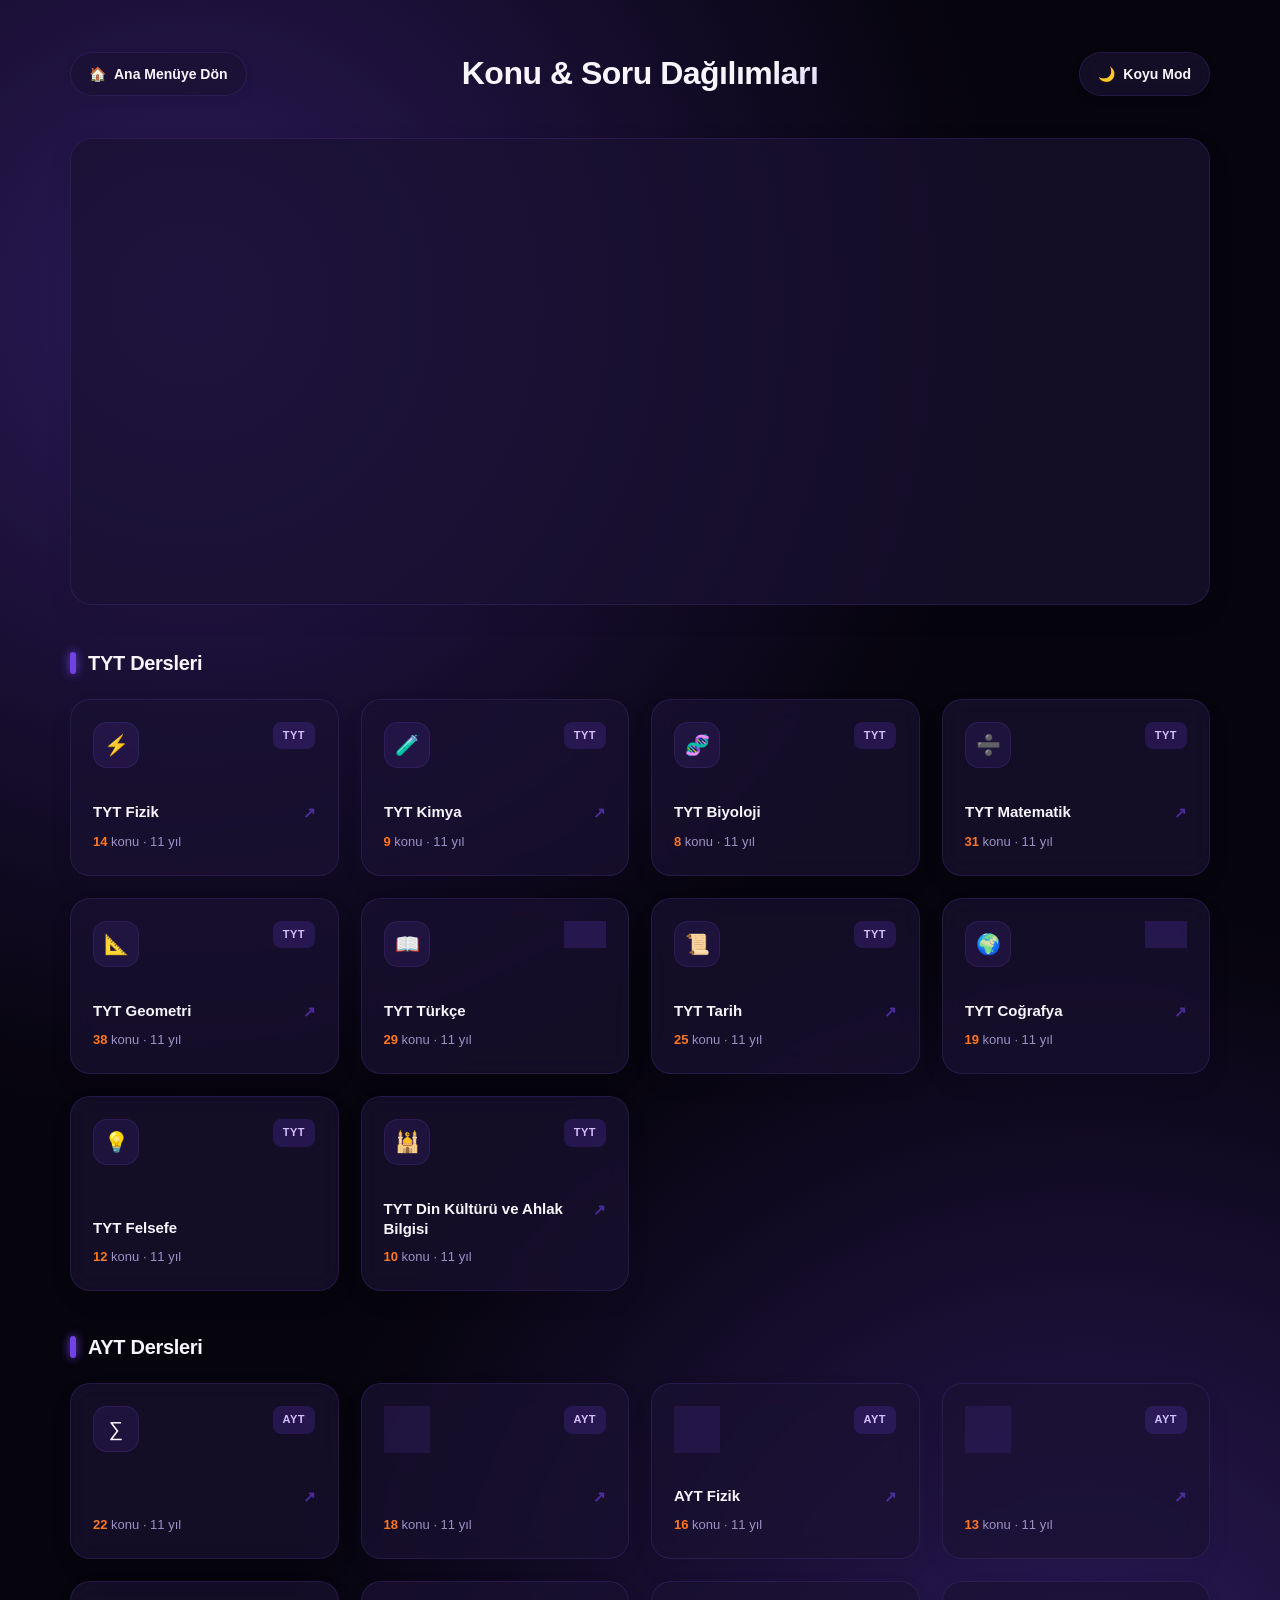
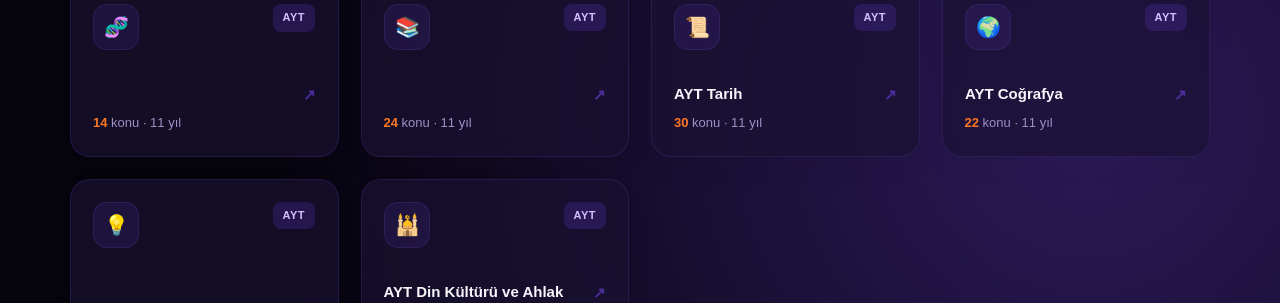
<file: SınavCanbazı/konu-soru-dağılımı.html>
<!DOCTYPE html>
<html lang="tr">
<head>
    <meta charset="UTF-8">
    <meta name="viewport" content="width=device-width, initial-scale=1.0">
    <title>Konu & Soru Dağılımları - Sınav Canbazı</title>
    <link rel="stylesheet" href="style.css">
    <link href="https://fonts.googleapis.com/css2?family=Plus+Jakarta+Sans:wght@400;500;600;700;800&display=swap" rel="stylesheet">
    <style>
        /* GELİŞTİRİLMİŞ MODERN RENK PALETİ & DEĞİŞKENLER */
        :root {
            --bg-color: #06040d;
            --card-bg: rgba(26, 18, 51, 0.7);
            --card-hover-bg: rgba(35, 24, 70, 0.85);
            --border-color: rgba(90, 60, 160, 0.25);
            --border-hover: rgba(112, 66, 228, 0.8);
            --text-main: #f8f6fc;
            --text-muted: #9d91c5;
            --accent-purple: #7042e4;
            --accent-glow: rgba(112, 66, 228, 0.35);
            --icon-bg: rgba(112, 66, 228, 0.12);
            --tag-bg: rgba(112, 66, 228, 0.2);
            --tag-text: #d4bfff;
            --orange-text: #ff7722;
        }

        /* GÜNDÜZ MODU */
        [data-theme="light"] {
            --bg-color: #f3f0fb !important;
            --card-bg: rgba(255, 255, 255, 0.9) !important;
            --card-hover-bg: #ffffff !important;
            --border-color: rgba(215, 205, 235, 0.8) !important;
            --border-hover: rgba(108, 60, 233, 0.6) !important;
            --text-main: #140b2b !important;
            --text-muted: #62538c !important;
            --accent-purple: #6c3ce9 !important;
            --accent-glow: rgba(108, 60, 233, 0.15) !important;
            --icon-bg: rgba(108, 60, 233, 0.08) !important;
            --tag-bg: rgba(108, 60, 233, 0.12) !important;
            --tag-text: #501bc4 !important;
            --orange-text: #e65100 !important;
        }

        body {
            background-color: var(--bg-color) !important;
            color: var(--text-main) !important;
            font-family: 'Plus Jakarta Sans', -apple-system, BlinkMacSystemFont, 'Segoe UI', Roboto, sans-serif;
            margin: 0;
            padding: 50px 20px;
            /* Ağır transition kaldırıldı (Kasmayı engelleyen ana faktör) */
            background-image: radial-gradient(circle at 15% 15%, var(--accent-glow) 0%, transparent 40%),
                              radial-gradient(circle at 85% 85%, var(--accent-glow) 0%, transparent 40%) !important;
            background-attachment: fixed;
        }

        /* TEMA DEĞİŞİRKEN SAYFA İÇERİĞİ İÇİN ANİMASYON */
        .theme-transitioning {
            animation: themeFade 0.35s cubic-bezier(0.4, 0, 0.2, 1);
        }

        @keyframes themeFade {
            0% {
                opacity: 0.82;
                transform: scale(0.995);
            }
            100% {
                opacity: 1;
                transform: scale(1);
            }
        }

        .container {
            max-width: 1140px;
            margin: 0 auto;
        }

        /* Üst Bar & Konumlandırma */
        .top-header {
            display: flex;
            align-items: center;
            justify-content: space-between;
            margin-bottom: 40px;
            position: relative;
        }

        .back-btn {
            background: var(--card-bg);
            border: 1px solid var(--border-color);
            color: var(--text-main) !important;
            padding: 10px 18px;
            border-radius: 30px;
            cursor: pointer;
            font-size: 14px;
            font-weight: 600;
            display: flex;
            align-items: center;
            gap: 8px;
            text-decoration: none;
            backdrop-filter: blur(10px);
            transition: transform 0.2s ease, border-color 0.2s ease, box-shadow 0.2s ease;
            box-shadow: 0 4px 12px rgba(0, 0, 0, 0.05);
        }

        .back-btn:hover {
            border-color: var(--accent-purple);
            transform: translateY(-2px);
            box-shadow: 0 6px 20px var(--accent-glow);
        }

        .page-title {
            font-size: 32px;
            font-weight: 800;
            margin: 0;
            text-align: center;
            flex-grow: 1;
            letter-spacing: -0.5px;
            color: var(--text-main) !important;
            background: linear-gradient(135deg, var(--text-main) 60%, var(--accent-purple));
            -webkit-background-clip: text;
            -webkit-text-fill-color: transparent;
        }

        /* BUTON ANİMASYONU VE STİLİ */
        .theme-toggle-btn {
            background: var(--card-bg);
            border: 1px solid var(--border-color);
            color: var(--text-main) !important;
            padding: 10px 18px;
            border-radius: 30px;
            cursor: pointer;
            font-size: 14px;
            font-weight: 600;
            display: flex;
            align-items: center;
            gap: 8px;
            backdrop-filter: blur(10px);
            transition: transform 0.2s ease, border-color 0.2s ease, box-shadow 0.2s ease;
            box-shadow: 0 4px 12px rgba(0, 0, 0, 0.05);
            user-select: none;
        }

        .theme-toggle-btn:hover {
            border-color: var(--accent-purple);
            transform: translateY(-2px);
            box-shadow: 0 6px 20px var(--accent-glow);
        }

        .theme-toggle-btn:active {
            transform: scale(0.95);
        }

        /* İkon dönme animasyonu */
        .icon-spin {
            animation: iconRotate 0.4s cubic-bezier(0.34, 1.56, 0.64, 1);
            display: inline-block;
        }

        @keyframes iconRotate {
            0% {
                transform: rotate(-180deg) scale(0.5);
                opacity: 0;
            }
            100% {
                transform: rotate(0deg) scale(1);
                opacity: 1;
            }
        }

        .section-title {
            font-size: 20px;
            font-weight: 700;
            margin: 40px 0 20px 0;
            color: var(--text-main) !important;
            display: flex;
            align-items: center;
            gap: 12px;
            letter-spacing: -0.3px;
        }

        .section-title::before {
            content: '';
            width: 6px;
            height: 22px;
            background: var(--accent-purple);
            border-radius: 4px;
            box-shadow: 0 0 10px var(--accent-purple);
        }

        /* GRID DÜZENİ */
        .cards-grid {
            display: grid;
            grid-template-columns: repeat(auto-fill, minmax(250px, 1fr));
            gap: 22px;
        }

        /* KART TASARIMI */
        .lesson-card {
            background: var(--card-bg);
            border: 1px solid var(--border-color);
            border-radius: 20px;
            padding: 22px;
            text-decoration: none;
            color: var(--text-main) !important;
            display: flex;
            flex-direction: column;
            justify-content: space-between;
            min-height: 145px;
            height: auto;
            backdrop-filter: blur(12px);
            -webkit-backdrop-filter: blur(12px);
            transition: transform 0.25s ease, border-color 0.25s ease, box-shadow 0.25s ease;
            position: relative;
            box-sizing: border-box;
            box-shadow: 0 10px 30px rgba(0, 0, 0, 0.04);
            overflow: hidden;
        }

        .lesson-card::after {
            content: '';
            position: absolute;
            top: 0;
            left: 0;
            width: 100%;
            height: 100%;
            background: linear-gradient(135deg, var(--accent-glow), transparent 70%);
            opacity: 0;
            transition: opacity 0.25s ease;
            z-index: 0;
            pointer-events: none;
        }

        .lesson-card:hover {
            transform: translateY(-6px) scale(1.01);
            background: var(--card-hover-bg);
            border-color: var(--border-hover);
            box-shadow: 0 16px 40px var(--accent-glow);
        }

        .lesson-card:hover::after {
            opacity: 1;
        }

        .lesson-card > * {
            position: relative;
            z-index: 1;
        }

        .card-top {
            display: flex;
            justify-content: space-between;
            align-items: flex-start;
            margin-bottom: 14px;
        }

        .icon-box {
            width: 46px;
            height: 46px;
            background: var(--icon-bg);
            border-radius: 14px;
            display: flex;
            align-items: center;
            justify-content: center;
            font-size: 20px;
            flex-shrink: 0;
            border: 1px solid var(--border-color);
            transition: transform 0.25s ease;
        }

        .lesson-card:hover .icon-box {
            transform: scale(1.08) rotate(5deg);
        }

        .badge-tag {
            background: var(--tag-bg);
            color: var(--tag-text);
            font-size: 11px;
            font-weight: 700;
            padding: 5px 10px;
            border-radius: 8px;
            text-transform: uppercase;
            letter-spacing: 0.5px;
        }

        .card-bottom {
            margin-top: auto;
        }

        .lesson-title {
            font-size: 15px;
            font-weight: 700;
            margin: 0 0 8px 0;
            color: var(--text-main) !important;
            display: flex;
            justify-content: space-between;
            align-items: flex-start;
            gap: 8px;
            line-height: 1.35;
        }

        .arrow-icon {
            font-size: 15px;
            color: var(--accent-purple);
            opacity: 0.6;
            transition: transform 0.25s ease, opacity 0.25s ease;
            flex-shrink: 0;
            margin-top: 1px;
        }

        .lesson-card:hover .arrow-icon {
            opacity: 1;
            transform: translate(3px, -3px);
        }

        .lesson-info {
            font-size: 13px;
            color: var(--text-muted) !important;
            margin: 0;
            font-weight: 500;
        }

        .highlight-num {
            color: var(--orange-text) !important;
            font-weight: 750;
        }

        /* DERS KATALOĞU FİLTRESİ */
        .catalog-filter {
            margin: 0 0 42px;
            padding: 28px;
            background: var(--card-bg);
            border: 1px solid var(--border-color);
            border-radius: 22px;
            box-shadow: 0 10px 30px rgba(0, 0, 0, .06);
        }

        .catalog-label {
            display: block;
            color: var(--accent-purple);
            font-size: .72rem;
            font-weight: 800;
            letter-spacing: .2em;
            margin-bottom: 10px;
        }

        .catalog-heading-row {
            display: flex;
            align-items: end;
            justify-content: space-between;
            gap: 18px;
            margin-bottom: 22px;
        }

        .catalog-heading-row h2 {
            margin: 0;
            color: var(--text-main);
            font-size: clamp(1.65rem, 4vw, 2.4rem);
            line-height: 1.15;
        }

        .catalog-year {
            color: var(--text-muted);
            font-size: .75rem;
            font-weight: 800;
            letter-spacing: .16em;
            white-space: nowrap;
        }

        .catalog-options {
            display: grid;
            gap: 9px;
            padding: 9px;
            background: rgba(112, 66, 228, .07);
            border: 1px solid var(--border-color);
            border-radius: 17px;
        }

        .catalog-filter-btn {
            width: 100%;
            min-height: 52px;
            display: flex;
            align-items: center;
            justify-content: center;
            gap: 10px;
            border: 0;
            border-radius: 12px;
            background: transparent;
            color: var(--text-main);
            font: inherit;
            font-weight: 700;
            cursor: pointer;
            transition: .2s ease;
        }

        .catalog-filter-btn:hover,
        .catalog-filter-btn.is-active {
            color: #fff;
            background: linear-gradient(135deg, #8b5cf6, #5b21b6);
            box-shadow: 0 8px 20px rgba(112, 66, 228, .25);
        }

        .catalog-count {
            padding: 2px 8px;
            border-radius: 99px;
            background: rgba(255, 255, 255, .16);
            font-size: .8rem;
        }

        /* Mobil Uyum İyileştirmesi */
        @media (max-width: 768px) {
            body {
                padding: calc(20px + env(safe-area-inset-top)) 15px 30px;
            }

            .top-header {
                display: flex !important;
                flex-direction: column !important;
                align-items: stretch !important;
                gap: 14px !important;
                margin-bottom: 42px !important;
            }

            .page-title {
                /* style.css'ten gelen absolute konumlandırmayı ezerek çakışmayı önler. */
                position: static !important;
                inset: auto !important;
                left: auto !important;
                right: auto !important;
                transform: none !important;
                width: 100% !important;
                max-width: 100% !important;
                min-width: 0 !important;
                order: -1;
                margin: 0 !important;
                padding: 14px 12px !important;
                font-size: clamp(1.35rem, 6.4vw, 1.75rem) !important;
                line-height: 1.2 !important;
                text-align: center !important;
                white-space: normal !important;
                overflow-wrap: anywhere;
                word-break: normal !important;
            }

            .back-btn, .theme-toggle-btn {
                width: 100%;
                min-height: 56px;
                justify-content: center;
            }

            .catalog-filter {
                padding: 24px 18px;
                margin-bottom: 35px;
            }

            .catalog-heading-row {
                align-items: flex-start;
                flex-direction: column;
                gap: 8px;
            }

            .catalog-options {
                gap: 8px;
            }
        }
    </style>
</head>
<body>

    <div class="container" id="main-container">
        <!-- Üst Bar: Ana Menü Butonu, Başlık ve Tema Değiştirici -->
        <div class="top-header">
            <a href="index.html" class="back-btn">
                <span>🏠</span> <span>Ana Menüye Dön</span>
            </a>
            <h1 class="page-title">Konu & Soru Dağılımları</h1>
            <button class="theme-toggle-btn" id="theme-toggle">
                <span id="theme-icon">🌙</span> <span id="theme-text">Koyu Mod</span>
            </button>
        </div>

        <section class="catalog-filter" aria-label="Ders kataloğu filtresi">
            <span class="catalog-label">DERS KATALOĞU</span>
            <div class="catalog-heading-row">
                <h2>Derse tıkla, dağılımı gör</h2>
                <span class="catalog-year">2027 YKS</span>
            </div>
            <div class="catalog-options">
                <button class="catalog-filter-btn" type="button" data-filter="tyt">
                    🎓 TYT <span class="catalog-count">10</span>
                </button>
                <button class="catalog-filter-btn" type="button" data-filter="ayt">
                    📖 AYT <span class="catalog-count">10</span>
                </button>
                <button class="catalog-filter-btn is-active" type="button" data-filter="all">
                    ▦ Tümü <span class="catalog-count">20</span>
                </button>
            </div>
        </section>

        <!-- TYT DERSLERİ -->
        <div class="section-title" data-section="tyt">TYT Dersleri</div>
        <div class="cards-grid" data-group="tyt">

            <a href="ders-notu.html?ders=TYT Fizik" class="lesson-card">
                <div class="card-top">
                    <div class="icon-box">⚡</div>
                    <span class="badge-tag">TYT</span>
                </div>
                <div class="card-bottom">
                    <div class="lesson-title">
                        <span>TYT Fizik</span>
                        <span class="arrow-icon">↗</span>
                    </div>
                    <p class="lesson-info"><span class="highlight-num">14</span> konu · 11 yıl</p>
                </div>
            </a>

            <a href="ders-notu.html?ders=TYT Kimya" class="lesson-card">
                <div class="card-top">
                    <div class="icon-box">🧪</div>
                    <span class="badge-tag">TYT</span>
                </div>
                <div class="card-bottom">
                    <div class="lesson-title">
                        <span>TYT Kimya</span>
                        <span class="arrow-icon">↗</span>
                    </div>
                    <p class="lesson-info"><span class="highlight-num">9</span> konu · 11 yıl</p>
                </div>
            </a>

            <a href="ders-notu.html?ders=TYT Biyoloji" class="lesson-card">
                <div class="card-top">
                    <div class="icon-box">🧬</div>
                    <span class="badge-tag">TYT</span>
                </div>
                <div class="card-bottom">
                    <div class="lesson-title">
                        <span>TYT Biyoloji</span>
                        <span class="arrow-icon">↗</span>
                    </div>
                    <p class="lesson-info"><span class="highlight-num">8</span> konu · 11 yıl</p>
                </div>
            </a>

            <a href="ders-notu.html?ders=TYT Matematik" class="lesson-card">
                <div class="card-top">
                    <div class="icon-box">➗</div>
                    <span class="badge-tag">TYT</span>
                </div>
                <div class="card-bottom">
                    <div class="lesson-title">
                        <span>TYT Matematik</span>
                        <span class="arrow-icon">↗</span>
                    </div>
                    <p class="lesson-info"><span class="highlight-num">31</span> konu · 11 yıl</p>
                </div>
            </a>

            <a href="ders-notu.html?ders=TYT Geometri" class="lesson-card">
                <div class="card-top">
                    <div class="icon-box">📐</div>
                    <span class="badge-tag">TYT</span>
                </div>
                <div class="card-bottom">
                    <div class="lesson-title">
                        <span>TYT Geometri</span>
                        <span class="arrow-icon">↗</span>
                    </div>
                    <p class="lesson-info"><span class="highlight-num">38</span> konu · 11 yıl</p>
                </div>
            </a>

            <a href="ders-notu.html?ders=TYT Türkçe" class="lesson-card">
                <div class="card-top">
                    <div class="icon-box">📖</div>
                    <span class="badge-tag">TYT</span>
                </div>
                <div class="card-bottom">
                    <div class="lesson-title">
                        <span>TYT Türkçe</span>
                        <span class="arrow-icon">↗</span>
                    </div>
                    <p class="lesson-info"><span class="highlight-num">29</span> konu · 11 yıl</p>
                </div>
            </a>

            <a href="ders-notu.html?ders=TYT Tarih" class="lesson-card">
                <div class="card-top">
                    <div class="icon-box">📜</div>
                    <span class="badge-tag">TYT</span>
                </div>
                <div class="card-bottom">
                    <div class="lesson-title">
                        <span>TYT Tarih</span>
                        <span class="arrow-icon">↗</span>
                    </div>
                    <p class="lesson-info"><span class="highlight-num">25</span> konu · 11 yıl</p>
                </div>
            </a>

            <a href="ders-notu.html?ders=TYT Coğrafya" class="lesson-card">
                <div class="card-top">
                    <div class="icon-box">🌍</div>
                    <span class="badge-tag">TYT</span>
                </div>
                <div class="card-bottom">
                    <div class="lesson-title">
                        <span>TYT Coğrafya</span>
                        <span class="arrow-icon">↗</span>
                    </div>
                    <p class="lesson-info"><span class="highlight-num">19</span> konu · 11 yıl</p>
                </div>
            </a>

            <a href="ders-notu.html?ders=TYT Felsefe" class="lesson-card">
                <div class="card-top">
                    <div class="icon-box">💡</div>
                    <span class="badge-tag">TYT</span>
                </div>
                <div class="card-bottom">
                    <div class="lesson-title">
                        <span>TYT Felsefe</span>
                        <span class="arrow-icon">↗</span>
                    </div>
                    <p class="lesson-info"><span class="highlight-num">12</span> konu · 11 yıl</p>
                </div>
            </a>

            <a href="ders-notu.html?ders=TYT Din Kültürü" class="lesson-card">
                <div class="card-top">
                    <div class="icon-box">🕌</div>
                    <span class="badge-tag">TYT</span>
                </div>
                <div class="card-bottom">
                    <div class="lesson-title">
                        <span>TYT Din Kültürü ve Ahlak Bilgisi</span>
                        <span class="arrow-icon">↗</span>
                    </div>
                    <p class="lesson-info"><span class="highlight-num">10</span> konu · 11 yıl</p>
                </div>
            </a>

        </div>

        <!-- AYT DERSLERİ -->
        <div class="section-title" data-section="ayt">AYT Dersleri</div>
        <div class="cards-grid" data-group="ayt">

            <a href="ders-notu.html?ders=AYT Matematik" class="lesson-card">
                <div class="card-top">
                    <div class="icon-box">∑</div>
                    <span class="badge-tag">AYT</span>
                </div>
                <div class="card-bottom">
                    <div class="lesson-title">
                        <span>AYT Matematik</span>
                        <span class="arrow-icon">↗</span>
                    </div>
                    <p class="lesson-info"><span class="highlight-num">22</span> konu · 11 yıl</p>
                </div>
            </a>

            <a href="ders-notu.html?ders=AYT Geometri" class="lesson-card">
                <div class="card-top">
                    <div class="icon-box">📐</div>
                    <span class="badge-tag">AYT</span>
                </div>
                <div class="card-bottom">
                    <div class="lesson-title">
                        <span>AYT Geometri</span>
                        <span class="arrow-icon">↗</span>
                    </div>
                    <p class="lesson-info"><span class="highlight-num">18</span> konu · 11 yıl</p>
                </div>
            </a>

            <a href="ders-notu.html?ders=AYT Fizik" class="lesson-card">
                <div class="card-top">
                    <div class="icon-box">⚡</div>
                    <span class="badge-tag">AYT</span>
                </div>
                <div class="card-bottom">
                    <div class="lesson-title">
                        <span>AYT Fizik</span>
                        <span class="arrow-icon">↗</span>
                    </div>
                    <p class="lesson-info"><span class="highlight-num">16</span> konu · 11 yıl</p>
                </div>
            </a>

            <a href="ders-notu.html?ders=AYT Kimya" class="lesson-card">
                <div class="card-top">
                    <div class="icon-box">🧪</div>
                    <span class="badge-tag">AYT</span>
                </div>
                <div class="card-bottom">
                    <div class="lesson-title">
                        <span>AYT Kimya</span>
                        <span class="arrow-icon">↗</span>
                    </div>
                    <p class="lesson-info"><span class="highlight-num">13</span> konu · 11 yıl</p>
                </div>
            </a>

            <a href="ders-notu.html?ders=AYT Biyoloji" class="lesson-card">
                <div class="card-top">
                    <div class="icon-box">🧬</div>
                    <span class="badge-tag">AYT</span>
                </div>
                <div class="card-bottom">
                    <div class="lesson-title">
                        <span>AYT Biyoloji</span>
                        <span class="arrow-icon">↗</span>
                    </div>
                    <p class="lesson-info"><span class="highlight-num">14</span> konu · 11 yıl</p>
                </div>
            </a>

            <a href="ders-notu.html?ders=AYT Edebiyat" class="lesson-card">
                <div class="card-top">
                    <div class="icon-box">📚</div>
                    <span class="badge-tag">AYT</span>
                </div>
                <div class="card-bottom">
                    <div class="lesson-title">
                        <span>AYT Edebiyat</span>
                        <span class="arrow-icon">↗</span>
                    </div>
                    <p class="lesson-info"><span class="highlight-num">24</span> konu · 11 yıl</p>
                </div>
            </a>

            <a href="ders-notu.html?ders=AYT Tarih" class="lesson-card">
                <div class="card-top">
                    <div class="icon-box">📜</div>
                    <span class="badge-tag">AYT</span>
                </div>
                <div class="card-bottom">
                    <div class="lesson-title">
                        <span>AYT Tarih</span>
                        <span class="arrow-icon">↗</span>
                    </div>
                    <p class="lesson-info"><span class="highlight-num">30</span> konu · 11 yıl</p>
                </div>
            </a>

            <a href="ders-notu.html?ders=AYT Coğrafya" class="lesson-card">
                <div class="card-top">
                    <div class="icon-box">🌍</div>
                    <span class="badge-tag">AYT</span>
                </div>
                <div class="card-bottom">
                    <div class="lesson-title">
                        <span>AYT Coğrafya</span>
                        <span class="arrow-icon">↗</span>
                    </div>
                    <p class="lesson-info"><span class="highlight-num">22</span> konu · 11 yıl</p>
                </div>
            </a>

            <a href="ders-notu.html?ders=AYT Felsefe Grubu" class="lesson-card">
                <div class="card-top">
                    <div class="icon-box">💡</div>
                    <span class="badge-tag">AYT</span>
                </div>
                <div class="card-bottom">
                    <div class="lesson-title">
                        <span>AYT Felsefe Grubu</span>
                        <span class="arrow-icon">↗</span>
                    </div>
                    <p class="lesson-info"><span class="highlight-num">15</span> konu · 11 yıl</p>
                </div>
            </a>

            <a href="ders-notu.html?ders=AYT Din Kültürü" class="lesson-card">
                <div class="card-top">
                    <div class="icon-box">🕌</div>
                    <span class="badge-tag">AYT</span>
                </div>
                <div class="card-bottom">
                    <div class="lesson-title">
                        <span>AYT Din Kültürü ve Ahlak Bilgisi</span>
                        <span class="arrow-icon">↗</span>
                    </div>
                    <p class="lesson-info"><span class="highlight-num">8</span> konu · 11 yıl</p>
                </div>
            </a>

        </div>

    </div>

    <script>
        const toggleBtn = document.getElementById('theme-toggle');
        const themeIcon = document.getElementById('theme-icon');
        const themeText = document.getElementById('theme-text');
        const container = document.getElementById('main-container');

        // Sayfa yüklendiğinde hafızadaki temayı kontrol et
        const savedTheme = localStorage.getItem('theme') || 'dark';
        if (savedTheme === 'light') {
            document.documentElement.setAttribute('data-theme', 'light');
            themeIcon.innerText = '☀️';
            themeText.innerText = 'Gündüz Modu';
        } else {
            document.documentElement.removeAttribute('data-theme');
            themeIcon.innerText = '🌙';
            themeText.innerText = 'Koyu Mod';
        }

        toggleBtn.addEventListener('click', () => {
            // İkon dönme ve hafif sayfa fade animasyonu ekle
            themeIcon.classList.remove('icon-spin');
            container.classList.remove('theme-transitioning');
            
            void themeIcon.offsetWidth; // Reflow
            
            themeIcon.classList.add('icon-spin');
            container.classList.add('theme-transitioning');

            const currentTheme = document.documentElement.getAttribute('data-theme');
            if (currentTheme === 'light') {
                document.documentElement.removeAttribute('data-theme');
                localStorage.setItem('theme', 'dark');
                themeIcon.innerText = '🌙';
                themeText.innerText = 'Koyu Mod';
            } else {
                document.documentElement.setAttribute('data-theme', 'light');
                localStorage.setItem('theme', 'light');
                themeIcon.innerText = '☀️';
                themeText.innerText = 'Gündüz Modu';
            }

            // Animasyon tamamlandığında sınıfı temizle
            setTimeout(() => {
                container.classList.remove('theme-transitioning');
            }, 350);
        });

        document.querySelectorAll('.catalog-filter-btn').forEach((button) => {
            button.addEventListener('click', () => {
                const selectedGroup = button.dataset.filter;

                document.querySelectorAll('.catalog-filter-btn').forEach((item) => {
                    item.classList.toggle('is-active', item === button);
                });

                ['tyt', 'ayt'].forEach((group) => {
                    const shouldShow = selectedGroup === 'all' || selectedGroup === group;
                    document.querySelector(`[data-section="${group}"]`).style.display = shouldShow ? 'flex' : 'none';
                    document.querySelector(`[data-group="${group}"]`).style.display = shouldShow ? 'grid' : 'none';
                });
            });
        });
    </script>


</body>
</html>
</file>
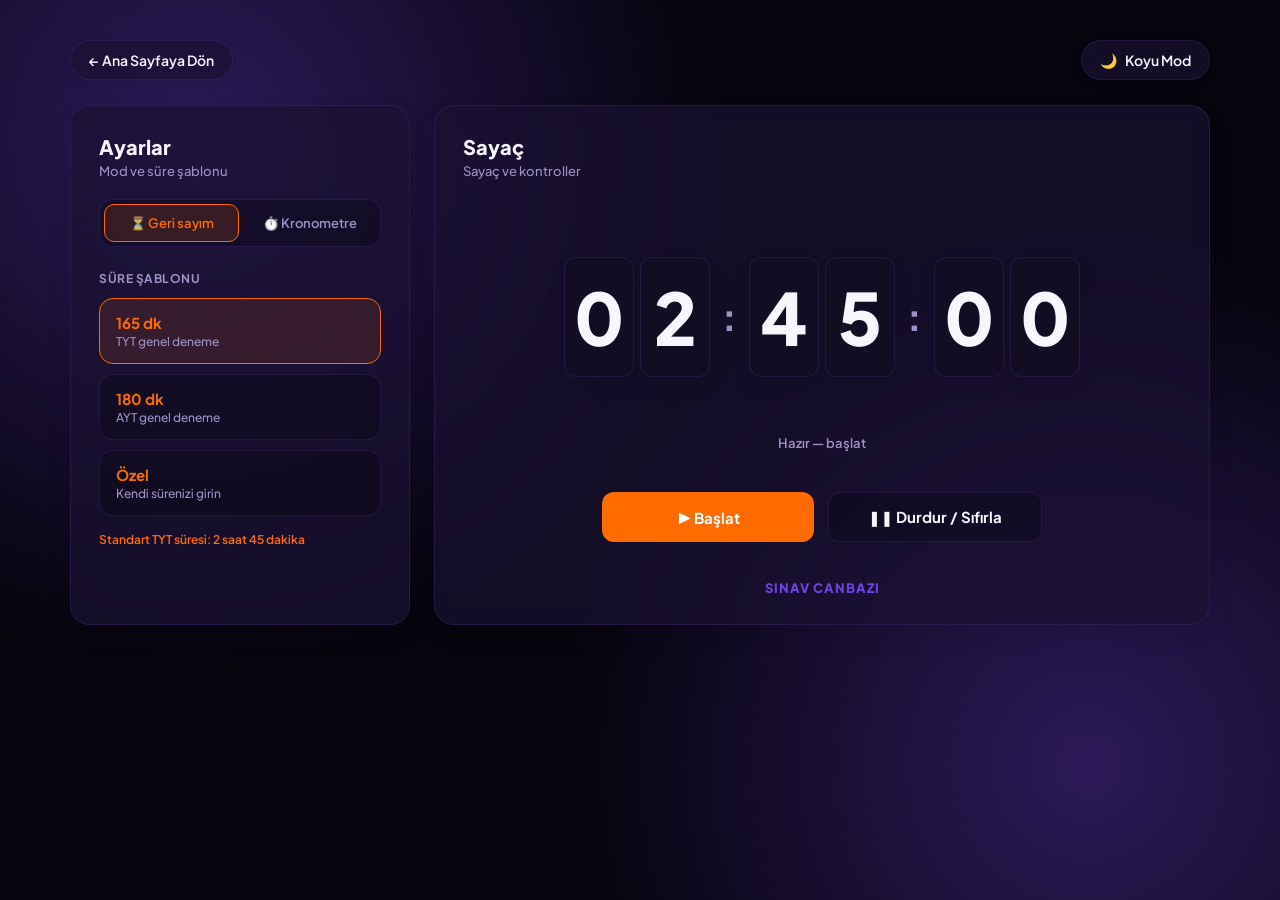
<file: SınavCanbazı/sayac.html>
<!DOCTYPE html>
<html lang="tr">
<head>
    <meta charset="UTF-8">
    <meta name="viewport" content="width=device-width, initial-scale=1.0">
    <title>Sınav Canbazı - Süre Tut</title>
    <link rel="icon" type="image/png" href="fav.png">
    <link href="https://fonts.googleapis.com/css2?family=Plus+Jakarta+Sans:wght@400;500;600;700;800&display=swap" rel="stylesheet">
    <style>
        :root {
            --bg-color: #06040d;
            --panel-bg: rgba(26, 18, 51, 0.7);
            --border-color: rgba(90, 60, 160, 0.25);
            --border-hover: rgba(112, 66, 228, 0.8);
            --text-color: #f8f6fc;
            --subtext-color: #9d91c5;
            --accent-color: #7042e4;
            --accent-glow: rgba(112, 66, 228, 0.35);
            --input-bg: rgba(0, 0, 0, 0.25);
            --orange-color: #ff6b00;
            --card-bg: #130d24;
            --card-text: #f8f6fc;
            --active-card-bg: rgba(255, 107, 0, 0.12);
        }

        [data-theme="light"] {
            --bg-color: #f3f0fb;
            --panel-bg: rgba(255, 255, 255, 0.85);
            --border-color: rgba(215, 205, 235, 0.8);
            --border-hover: rgba(108, 60, 233, 0.6);
            --text-color: #140b2b;
            --subtext-color: #62538c;
            --accent-color: #6c3ce9;
            --accent-glow: rgba(108, 60, 233, 0.15);
            --input-bg: rgba(0, 0, 0, 0.04);
            --orange-color: #e65100;
            --card-bg: #eadefc;
            --card-text: #140b2b;
            --active-card-bg: rgba(230, 81, 0, 0.08);
        }

        * { box-sizing: border-box; margin: 0; padding: 0; font-family: 'Plus Jakarta Sans', system-ui, -apple-system, sans-serif; }
        body { 
            background-color: var(--bg-color); 
            color: var(--text-color); 
            min-height: 100vh; 
            padding: 40px 20px; 
            transition: background-color 0.4s ease, color 0.4s ease;
            background-image: radial-gradient(circle at 15% 15%, var(--accent-glow) 0%, transparent 40%),
                              radial-gradient(circle at 85% 85%, var(--accent-glow) 0%, transparent 40%);
            background-attachment: fixed;
        }

        .top-bar { display: flex; justify-content: space-between; align-items: center; margin-bottom: 25px; max-width: 1140px; margin-left: auto; margin-right: auto; }
        
        .back-btn, .theme-toggle-btn { 
            color: var(--text-color); 
            text-decoration: none; 
            font-weight: 600; 
            font-size: 14px; 
            background: var(--panel-bg); 
            padding: 10px 18px; 
            border-radius: 30px; 
            border: 1px solid var(--border-color); 
            backdrop-filter: blur(10px);
            cursor: pointer;
            display: inline-flex;
            align-items: center;
            gap: 8px;
            box-shadow: 0 4px 12px rgba(0, 0, 0, 0.05);
            transition: all 0.3s cubic-bezier(0.4, 0, 0.2, 1);
        }

        .back-btn:hover, .theme-toggle-btn:hover { 
            border-color: var(--accent-color); 
            transform: translateY(-2px);
            box-shadow: 0 6px 20px var(--accent-glow);
        }

        .main-container { display: grid; grid-template-columns: 340px 1fr; gap: 24px; max-width: 1140px; margin: 0 auto; }
        @media (max-width: 900px) { .main-container { grid-template-columns: 1fr; } }

        .panel { 
            background: var(--panel-bg); 
            border: 1px solid var(--border-color); 
            border-radius: 20px; 
            padding: 28px; 
            backdrop-filter: blur(12px);
            -webkit-backdrop-filter: blur(12px);
            box-shadow: 0 10px 30px rgba(0, 0, 0, 0.04);
        }

        /* Sol Ayarlar */
        .panel-header { font-size: 20px; font-weight: 800; margin-bottom: 4px; color: var(--text-color); }
        .panel-sub { font-size: 13px; color: var(--subtext-color); margin-bottom: 20px; font-weight: 500; }

        .mode-switcher { display: flex; background: var(--input-bg); padding: 4px; border-radius: 14px; margin-bottom: 24px; gap: 4px; border: 1px solid var(--border-color); }
        .mode-btn { flex: 1; padding: 10px; border: none; background: transparent; color: var(--subtext-color); font-weight: 600; font-size: 13px; border-radius: 10px; cursor: pointer; display: flex; align-items: center; justify-content: center; gap: 6px; transition: 0.2s; }
        .mode-btn.active { background: rgba(255, 107, 0, 0.15); color: var(--orange-color); border: 1px solid var(--orange-color); }

        .section-title { font-size: 12px; font-weight: 700; color: var(--subtext-color); text-transform: uppercase; letter-spacing: 0.5px; margin-bottom: 12px; }

        .preset-list { display: flex; flex-direction: column; gap: 10px; margin-bottom: 16px; }
        .preset-card { background: var(--input-bg); border: 1px solid var(--border-color); border-radius: 14px; padding: 14px 16px; cursor: pointer; transition: 0.2s; }
        .preset-card:hover { border-color: var(--accent-color); }
        .preset-card.active { border-color: var(--orange-color); background: var(--active-card-bg); }
        .preset-val { font-size: 15px; font-weight: 700; color: var(--orange-color); }
        .preset-lbl { font-size: 12px; color: var(--subtext-color); margin-top: 2px; font-weight: 500; }

        .custom-input-box { display: none; margin-top: 10px; }
        .custom-input-box input { width: 100%; padding: 10px 14px; background: var(--input-bg); border: 1px solid var(--border-color); border-radius: 10px; color: var(--text-color); outline: none; font-size: 14px; }
        .custom-input-box input:focus { border-color: var(--accent-color); box-shadow: 0 0 10px var(--accent-glow); }

        .info-note { font-size: 12px; color: var(--orange-color); font-weight: 600; margin-top: 12px; }

        /* Sağ Sayaç */
        .timer-panel { display: flex; flex-direction: column; align-items: center; justify-content: space-between; min-height: 520px; }
        .timer-top { width: 100%; display: flex; justify-content: space-between; align-items: center; }

        /* FLIP CLOCK TASARIMI */
        .flip-clock-wrap {
            display: flex;
            align-items: center;
            justify-content: center;
            gap: 8px;
            margin: 40px 0;
            perspective: 1000px;
        }
        .flip-group { display: flex; gap: 6px; }
        .flip-card {
            width: 70px;
            height: 120px;
            background: var(--card-bg);
            color: var(--card-text);
            border-radius: 12px;
            font-size: 72px;
            font-weight: 800;
            display: flex;
            align-items: center;
            justify-content: center;
            position: relative;
            box-shadow: 0 10px 20px rgba(0,0,0,0.06);
            border: 1px solid var(--border-color);
            transform-style: preserve-3d;
            backface-visibility: hidden;
        }

        @keyframes flipFold {
            0% { transform: rotateX(0deg); box-shadow: 0 10px 20px rgba(0,0,0,0.06); }
            50% { transform: rotateX(-90deg); box-shadow: 0 2px 5px rgba(0,0,0,0.03); filter: brightness(0.8); }
            100% { transform: rotateX(0deg); box-shadow: 0 10px 20px rgba(0,0,0,0.06); filter: brightness(1); }
        }

        .flip-card.animate {
            animation: flipFold 0.35s cubic-bezier(0.4, 0, 0.2, 1);
        }

        .flip-colon {
            font-size: 36px;
            font-weight: 800;
            color: var(--subtext-color);
            margin: 0 4px;
        }

        .timer-status { font-size: 13px; color: var(--subtext-color); margin-bottom: 24px; font-weight: 600; }

        /* Alt Butonlar */
        .control-btns { display: flex; gap: 14px; width: 100%; max-width: 440px; }
        .btn-ctrl { flex: 1; padding: 14px; border: none; border-radius: 12px; font-weight: 700; font-size: 15px; cursor: pointer; display: flex; align-items: center; justify-content: center; gap: 8px; transition: 0.2s; }
        .btn-start { background: var(--orange-color); color: #ffffff; }
        .btn-start:hover { opacity: 0.9; transform: translateY(-1px); }
        .btn-reset { background: var(--input-bg); color: var(--text-color); border: 1px solid var(--border-color); }
        .btn-reset:hover { border-color: var(--text-color); }

        .brand-footer { margin-top: 20px; font-size: 13px; font-weight: 800; color: var(--accent-color); letter-spacing: 1px; }
    </style>
</head>
<body>

    <div class="top-bar">
        <a href="index.html" class="back-btn">← Ana Sayfaya Dön</a>
        <button class="theme-toggle-btn" id="theme-toggle">
            <span id="theme-icon">🌙</span> <span id="theme-text">Koyu Mod</span>
        </button>
    </div>

    <div class="main-container">
        <!-- Sol Panel: Ayarlar -->
        <div class="panel">
            <div class="panel-header">Ayarlar</div>
            <div class="panel-sub">Mod ve süre şablonu</div>

            <div class="mode-switcher">
                <button class="mode-btn active" id="btnModeCountdown" onclick="setMode('countdown')">⏳ Geri sayım</button>
                <button class="mode-btn" id="btnModeStopwatch" onclick="setMode('stopwatch')">⏱️ Kronometre</button>
            </div>

            <div class="section-title">Süre Şablonu</div>
            <div class="preset-list" id="presetList">
                <div class="preset-card active" onclick="selectPreset(165, this)">
                    <div class="preset-val">165 dk</div>
                    <div class="preset-lbl">TYT genel deneme</div>
                </div>
                <div class="preset-card" onclick="selectPreset(180, this)">
                    <div class="preset-val">180 dk</div>
                    <div class="preset-lbl">AYT genel deneme</div>
                </div>
                <div class="preset-card" onclick="selectPreset('custom', this)">
                    <div class="preset-val">Özel</div>
                    <div class="preset-lbl">Kendi sürenizi girin</div>
                </div>
            </div>

            <div class="custom-input-box" id="customInputBox">
                <input type="number" id="customMinutes" placeholder="Dakika giriniz (örn: 45)" oninput="applyCustomTime()">
            </div>

            <div class="info-note" id="infoNote">Standart TYT süresi: 2 saat 45 dakika</div>
        </div>

        <!-- Sağ Panel: Sayaç Ekranı -->
        <div class="panel timer-panel">
            <div class="timer-top">
                <div>
                    <div class="panel-header">Sayaç</div>
                    <div class="panel-sub">Sayaç ve kontroller</div>
                </div>
            </div>

            <!-- FLIP CLOCK EKRANI -->
            <div class="flip-clock-wrap">
                <div class="flip-group">
                    <div class="flip-card" id="h1">0</div>
                    <div class="flip-card" id="h2">2</div>
                </div>
                <div class="flip-colon">:</div>
                <div class="flip-group">
                    <div class="flip-card" id="m1">4</div>
                    <div class="flip-card" id="m2">5</div>
                </div>
                <div class="flip-colon">:</div>
                <div class="flip-group">
                    <div class="flip-card" id="s1">0</div>
                    <div class="flip-card" id="s2">0</div>
                </div>
            </div>

            <div class="timer-status" id="timerStatus">Hazır — başlat</div>

            <div class="control-btns">
                <button class="btn-ctrl btn-start" id="startBtn" onclick="toggleTimer()">▶ Başlat</button>
                <button class="btn-ctrl btn-reset" onclick="resetTimer()">❚❚ Durdur / Sıfırla</button>
            </div>

            <div class="brand-footer">SINAV CANBAZI</div>
        </div>
    </div>

    <script>
        const toggleBtn = document.getElementById('theme-toggle');
        const themeIcon = document.getElementById('theme-icon');
        const themeText = document.getElementById('theme-text');

        const savedTheme = localStorage.getItem('theme') || 'dark';
        if (savedTheme === 'light') {
            document.documentElement.setAttribute('data-theme', 'light');
            themeIcon.innerText = '☀️';
            themeText.innerText = 'Gündüz Modu';
        }

        toggleBtn.addEventListener('click', () => {
            const currentTheme = document.documentElement.getAttribute('data-theme');
            if (currentTheme === 'light') {
                document.documentElement.removeAttribute('data-theme');
                localStorage.setItem('theme', 'dark');
                themeIcon.innerText = '🌙';
                themeText.innerText = 'Koyu Mod';
            } else {
                document.documentElement.setAttribute('data-theme', 'light');
                localStorage.setItem('theme', 'light');
                themeIcon.innerText = '☀️';
                themeText.innerText = 'Gündüz Modu';
            }
        });

        let mode = 'countdown';
        let totalSeconds = 165 * 60;
        let initialSeconds = 165 * 60;
        let timerInterval = null;
        let isRunning = false;

        function updateCard(id, newValue) {
            const card = document.getElementById(id);
            if (card && card.innerText !== newValue) {
                card.innerText = newValue;
                card.classList.remove('animate');
                void card.offsetWidth; 
                card.classList.add('animate');
            }
        }

        function updateDisplay() {
            let hrs = Math.floor(totalSeconds / 3600).toString().padStart(2, '0');
            let mins = Math.floor((totalSeconds % 3600) / 60).toString().padStart(2, '0');
            let secs = (totalSeconds % 60).toString().padStart(2, '0');

            updateCard('h1', hrs[0]);
            updateCard('h2', hrs[1]);
            updateCard('m1', mins[0]);
            updateCard('m2', mins[1]);
            updateCard('s1', secs[0]);
            updateCard('s2', secs[1]);
        }

        function setMode(newMode) {
            mode = newMode;
            document.getElementById('btnModeCountdown').classList.toggle('active', mode === 'countdown');
            document.getElementById('btnModeStopwatch').classList.toggle('active', mode === 'stopwatch');
            
            document.getElementById('presetList').style.display = mode === 'countdown' ? 'flex' : 'none';
            document.getElementById('infoNote').style.display = mode === 'countdown' ? 'block' : 'none';
            document.getElementById('customInputBox').style.display = 'none';

            resetTimer();
            if (mode === 'stopwatch') {
                totalSeconds = 0;
                document.getElementById('timerStatus').innerText = "Kronometre Hazır";
            }
            updateDisplay();
        }

        function selectPreset(val, el) {
            document.querySelectorAll('.preset-card').forEach(c => c.classList.remove('active'));
            el.classList.add('active');

            const customBox = document.getElementById('customInputBox');
            const infoNote = document.getElementById('infoNote');

            if (val === 'custom') {
                customBox.style.display = 'block';
                infoNote.innerText = "Kendi sürenizi yukarıya dakika olarak girin.";
            } else {
                customBox.style.display = 'none';
                initialSeconds = val * 60;
                infoNote.innerText = val === 165 ? "Standart TYT süresi: 2 saat 45 dakika" : "Standart AYT süresi: 3 saat 00 dakika";
                resetTimer();
            }
        }

        function applyCustomTime() {
            let mins = parseInt(document.getElementById('customMinutes').value) || 0;
            initialSeconds = mins * 60;
            resetTimer();
        }

        function toggleTimer() {
            const startBtn = document.getElementById('startBtn');
            const statusText = document.getElementById('timerStatus');

            if (isRunning) {
                clearInterval(timerInterval);
                startBtn.innerText = '▶ Devam Et';
                statusText.innerText = 'Duraklatıldı';
                isRunning = false;
            } else {
                isRunning = true;
                startBtn.innerText = '❚❚ Durdur';
                statusText.innerText = 'Devam ediyor...';

                timerInterval = setInterval(() => {
                    if (mode === 'countdown') {
                        if (totalSeconds > 0) {
                            totalSeconds--;
                        } else {
                            clearInterval(timerInterval);
                            statusText.innerText = 'Süre Doldu!';
                            alert('Süre doldu!');
                        }
                    } else {
                        totalSeconds++;
                    }
                    updateDisplay();
                }, 1000);
            }
        }

        function resetTimer() {
            clearInterval(timerInterval);
            isRunning = false;
            document.getElementById('startBtn').innerText = '▶ Başlat';
            document.getElementById('timerStatus').innerText = 'Hazır — başlat';
            totalSeconds = mode === 'countdown' ? initialSeconds : 0;
            updateDisplay();
        }

        updateDisplay();
    </script>
</body>
</html>
</file>
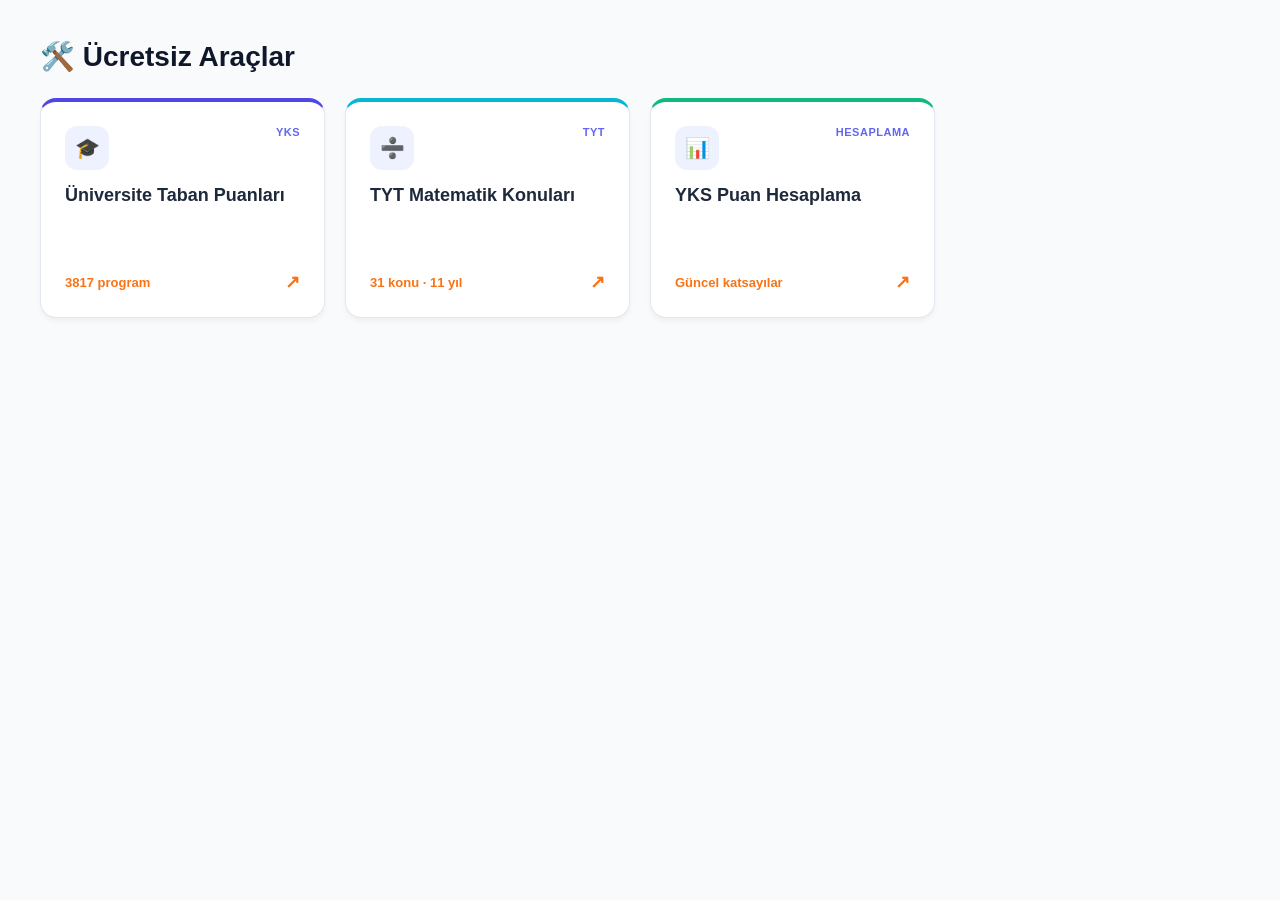
<file: SınavCanbazı/ucretsiz-araclar.html>
<!DOCTYPE html>
<html lang="tr">
<head>
  <meta charset="UTF-8">
  <meta name="viewport" content="width=device-width, initial-scale=1.0">
  <title>Ücretsiz Araçlar</title>
  <style>
    * {
      box-sizing: border-box;
      margin: 0;
      padding: 0;
      font-family: 'Segoe UI', Tahoma, Geneva, Verdana, sans-serif;
    }

    body {
      background-color: #f8fafc;
      padding: 40px 20px;
    }

    .container {
      max-width: 1200px;
      margin: 0 auto;
    }

    .page-title {
      font-size: 28px;
      font-weight: 700;
      color: #0f172a;
      margin-bottom: 25px;
    }

    /* KARTLARIN DİZİLECEĞİ GRID (IZGARA) YAPISI */
    .tools-grid {
      display: grid;
      grid-template-columns: repeat(auto-fill, minmax(260px, 1fr));
      gap: 20px;
    }

    /* FOTOĞRAFTAKİNE BENZER KART TASARIMI */
    .tool-card {
      background: #ffffff;
      border-radius: 16px;
      padding: 24px;
      text-decoration: none;
      color: inherit;
      border: 1px solid #e2e8f0;
      display: flex;
      flex-direction: column;
      justify-content: space-between;
      height: 220px;
      position: relative;
      transition: transform 0.2s ease, box-shadow 0.2s ease;
      box-shadow: 0 4px 6px -1px rgba(0, 0, 0, 0.05);
      border-top: 4px solid #4f46e5; /* Kartın üstündeki renkli çizgi */
    }

    /* Kart Üzerine Gelince Efekt */
    .tool-card:hover {
      transform: translateY(-4px);
      box-shadow: 0 12px 20px -5px rgba(0, 0, 0, 0.1);
    }

    .card-top {
      display: flex;
      justify-content: space-between;
      align-items: flex-start;
    }

    /* Sol Üst İkon Kutusu */
    .icon-box {
      width: 44px;
      height: 44px;
      background-color: #eef2ff;
      border-radius: 12px;
      display: flex;
      align-items: center;
      justify-content: center;
      font-size: 20px;
    }

    /* Sağ Üst Etiket (TYT / YKS / YENİ vb.) */
    .tag {
      font-size: 11px;
      font-weight: 700;
      color: #6366f1;
      letter-spacing: 0.5px;
    }

    .card-title {
      font-size: 18px;
      font-weight: 700;
      color: #1e293b;
      margin-top: 15px;
    }

    .card-bottom {
      display: flex;
      justify-content: space-between;
      align-items: center;
      margin-top: auto;
    }

    .info-text {
      font-size: 13px;
      color: #f97316;
      font-weight: 600;
    }

    /* Sağ Alt Yönlendirme Oku (↗) */
    .arrow-icon {
      font-size: 18px;
      color: #f97316;
      font-weight: bold;
    }
  </style>
</head>
<body>

  <div class="container">
    <h1 class="page-title">🛠️ Ücretsiz Araçlar</h1>

    <div class="tools-grid">

      <!-- KART 1: Üniversite Taban Puanları (Tıklanınca yeni sayfaya gider) -->
      <a href="universite-taban-puanlari.html" class="tool-card">
        <div>
          <div class="card-top">
            <div class="icon-box">🎓</div>
            <span class="tag">YKS</span>
          </div>
          <h3 class="card-title">Üniversite Taban Puanları</h3>
        </div>
        <div class="card-bottom">
          <span class="info-text">3817 program</span>
          <span class="arrow-icon">↗</span>
        </div>
      </a>

      <!-- KART 2: Örnek Başka Bir Araç -->
      <a href="tyt-matematik.html" class="tool-card" style="border-top-color: #06b6d4;">
        <div>
          <div class="card-top">
            <div class="icon-box">➗</div>
            <span class="tag">TYT</span>
          </div>
          <h3 class="card-title">TYT Matematik Konuları</h3>
        </div>
        <div class="card-bottom">
          <span class="info-text">31 konu · 11 yıl</span>
          <span class="arrow-icon">↗</span>
        </div>
      </a>

      <!-- KART 3: Örnek Başka Bir Araç -->
      <a href="puan-hesaplama.html" class="tool-card" style="border-top-color: #10b981;">
        <div>
          <div class="card-top">
            <div class="icon-box">📊</div>
            <span class="tag">HESAPLAMA</span>
          </div>
          <h3 class="card-title">YKS Puan Hesaplama</h3>
        </div>
        <div class="card-bottom">
          <span class="info-text">Güncel katsayılar</span>
          <span class="arrow-icon">↗</span>
        </div>
      </a>

    </div>
  </div>

</body>
</html>
</file>
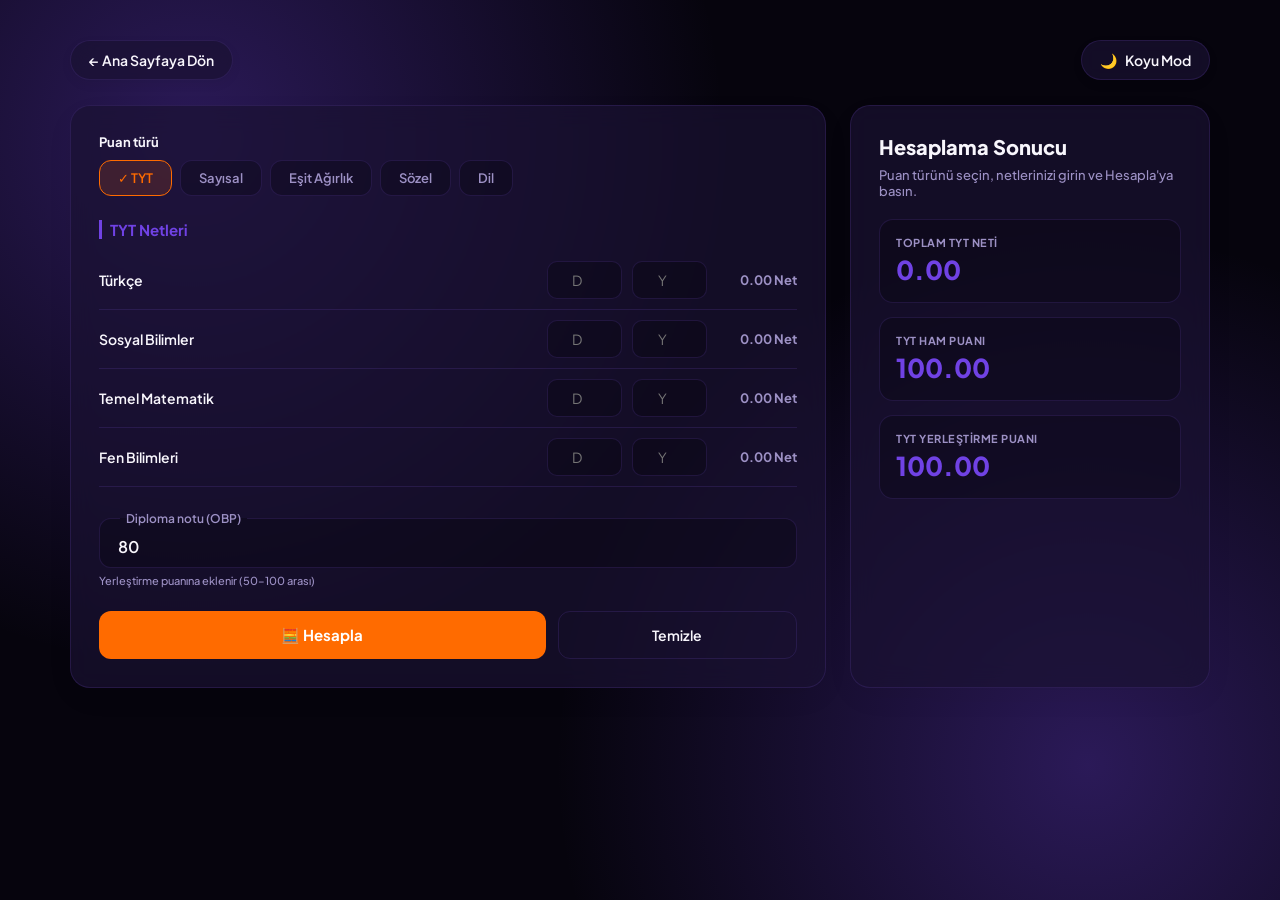
<file: SınavCanbazı/yks-hesaplama.html>
<!DOCTYPE html>
<html lang="tr">
<head>
    <meta charset="UTF-8">
    <meta name="viewport" content="width=device-width, initial-scale=1.0">
    <title>Sınav Canbazı - YKS Puan Hesaplama</title>
    <link rel="icon" type="image/png" href="fav.png">
    <link href="https://fonts.googleapis.com/css2?family=Plus+Jakarta+Sans:wght@400;500;600;700;800&display=swap" rel="stylesheet">
    <style>
        :root {
            --bg-color: #06040d;
            --panel-bg: rgba(26, 18, 51, 0.7);
            --border-color: rgba(90, 60, 160, 0.25);
            --border-hover: rgba(112, 66, 228, 0.8);
            --text-color: #f8f6fc;
            --subtext-color: #9d91c5;
            --accent-color: #7042e4;
            --accent-glow: rgba(112, 66, 228, 0.35);
            --input-bg: rgba(0, 0, 0, 0.25);
            --orange-color: #ff6b00;
        }

        [data-theme="light"] {
            --bg-color: #f3f0fb;
            --panel-bg: rgba(255, 255, 255, 0.85);
            --border-color: rgba(215, 205, 235, 0.8);
            --border-hover: rgba(108, 60, 233, 0.6);
            --text-color: #140b2b;
            --subtext-color: #62538c;
            --accent-color: #6c3ce9;
            --accent-glow: rgba(108, 60, 233, 0.15);
            --input-bg: rgba(0, 0, 0, 0.04);
            --orange-color: #e65100;
        }

        * { box-sizing: border-box; margin: 0; padding: 0; font-family: 'Plus Jakarta Sans', system-ui, -apple-system, sans-serif; }
        body { 
            background-color: var(--bg-color); 
            color: var(--text-color); 
            min-height: 100vh; 
            padding: 40px 20px; 
            transition: background-color 0.4s ease, color 0.4s ease;
            background-image: radial-gradient(circle at 15% 15%, var(--accent-glow) 0%, transparent 40%),
                              radial-gradient(circle at 85% 85%, var(--accent-glow) 0%, transparent 40%);
            background-attachment: fixed;
        }

        .top-bar { display: flex; justify-content: space-between; align-items: center; margin-bottom: 25px; max-width: 1140px; margin-left: auto; margin-right: auto; }
        
        .back-btn, .theme-toggle-btn { 
            color: var(--text-color); 
            text-decoration: none; 
            font-weight: 600; 
            font-size: 14px; 
            background: var(--panel-bg); 
            padding: 10px 18px; 
            border-radius: 30px; 
            border: 1px solid var(--border-color); 
            backdrop-filter: blur(10px);
            cursor: pointer;
            display: inline-flex;
            align-items: center;
            gap: 8px;
            box-shadow: 0 4px 12px rgba(0, 0, 0, 0.05);
            transition: all 0.3s cubic-bezier(0.4, 0, 0.2, 1);
        }

        .back-btn:hover, .theme-toggle-btn:hover { 
            border-color: var(--accent-color); 
            transform: translateY(-2px);
            box-shadow: 0 6px 20px var(--accent-glow);
        }

        .main-container { display: grid; grid-template-columns: 1fr 360px; gap: 24px; max-width: 1140px; margin: 0 auto; }
        @media (max-width: 900px) { .main-container { grid-template-columns: 1fr; } }

        .panel { 
            background: var(--panel-bg); 
            border: 1px solid var(--border-color); 
            border-radius: 20px; 
            padding: 28px; 
            backdrop-filter: blur(12px);
            -webkit-backdrop-filter: blur(12px);
            box-shadow: 0 10px 30px rgba(0, 0, 0, 0.04);
        }
        
        .header-title { font-size: 22px; font-weight: 800; margin-bottom: 8px; color: var(--text-color); }
        .header-sub { font-size: 13px; color: var(--subtext-color); margin-bottom: 20px; font-weight: 500; }

        .tab-group { display: flex; gap: 8px; margin-bottom: 24px; flex-wrap: wrap; }
        .tab-btn { padding: 9px 18px; border-radius: 12px; border: 1px solid var(--border-color); background: var(--input-bg); color: var(--subtext-color); font-weight: 600; font-size: 13px; cursor: pointer; transition: 0.2s; }
        .tab-btn.active { background: rgba(255, 107, 0, 0.15); color: var(--orange-color); border-color: var(--orange-color); }

        .section-tag { font-size: 15px; font-weight: 700; color: var(--accent-color); margin: 20px 0 12px 0; border-left: 3px solid var(--accent-color); padding-left: 8px; }

        .subject-row { display: grid; grid-template-columns: 1fr 75px 75px 80px; gap: 10px; align-items: center; padding: 10px 0; border-bottom: 1px solid var(--border-color); }
        .subject-name { font-size: 14px; font-weight: 600; color: var(--text-color); }
        .input-box { background: var(--input-bg); border: 1px solid var(--border-color); border-radius: 10px; padding: 9px; color: var(--text-color); text-align: center; font-size: 14px; outline: none; width: 100%; transition: 0.2s; }
        .input-box:focus { border-color: var(--accent-color); box-shadow: 0 0 10px var(--accent-glow); }
        .net-val { text-align: right; font-weight: 700; color: var(--subtext-color); font-size: 13px; }

        .obp-container { margin-top: 24px; }
        .obp-fieldset { border: 1px solid var(--border-color); border-radius: 12px; padding: 0 12px; position: relative; background: var(--input-bg); }
        .obp-legend { font-size: 12px; color: var(--subtext-color); padding: 0 6px; margin-left: 8px; font-weight: 600; }
        .obp-input { width: 100%; background: transparent; border: none; outline: none; color: var(--text-color); font-size: 16px; font-weight: 600; padding: 10px 6px; }
        .obp-sub { font-size: 11px; color: var(--subtext-color); margin-top: 6px; display: block; font-weight: 500; }

        .action-btns { display: flex; gap: 12px; margin-top: 24px; }
        .btn-calc { flex: 2; padding: 14px; background: var(--orange-color); color: #fff; border: none; border-radius: 12px; font-weight: 700; font-size: 15px; cursor: pointer; display: flex; align-items: center; justify-content: center; gap: 8px; transition: 0.2s; }
        .btn-calc:hover { opacity: 0.9; transform: translateY(-1px); }
        .btn-clear { flex: 1; padding: 14px; background: transparent; color: var(--text-color); border: 1px solid var(--border-color); border-radius: 12px; font-weight: 600; font-size: 14px; cursor: pointer; transition: 0.2s; }
        .btn-clear:hover { border-color: var(--text-color); }

        .res-card { background: var(--input-bg); border: 1px solid var(--border-color); border-radius: 14px; padding: 16px; margin-bottom: 14px; }
        .res-title { font-size: 11px; color: var(--subtext-color); font-weight: 700; text-transform: uppercase; letter-spacing: 0.5px; }
        .res-score { font-size: 26px; font-weight: 800; color: var(--accent-color); margin-top: 4px; }
    </style>
</head>
<body>

    <div class="top-bar">
        <a href="index.html" class="back-btn">← Ana Sayfaya Dön</a>
        <button class="theme-toggle-btn" id="theme-toggle">
            <span id="theme-icon">🌙</span> <span id="theme-text">Koyu Mod</span>
        </button>
    </div>

    <div class="main-container">
        <div class="panel">
            <div style="font-size: 13px; font-weight: 700; color: var(--text-color); margin-bottom: 10px;">Puan türü</div>
            <div class="tab-group">
                <button class="tab-btn active" onclick="selectTab('tyt', this)">✓ TYT</button>
                <button class="tab-btn" onclick="selectTab('say', this)">Sayısal</button>
                <button class="tab-btn" onclick="selectTab('ea', this)">Eşit Ağırlık</button>
                <button class="tab-btn" onclick="selectTab('soz', this)">Sözel</button>
                <button class="tab-btn" onclick="selectTab('dil', this)">Dil</button>
            </div>

            <!-- TYT NETLERİ -->
            <div class="section-tag">TYT Netleri</div>
            <div class="subject-row"><span class="subject-name">Türkçe</span><input type="number" id="tyt_tr_d" class="input-box" placeholder="D"><input type="number" id="tyt_tr_y" class="input-box" placeholder="Y"><span class="net-val" id="tyt_tr_n">0.00 Net</span></div>
            <div class="subject-row"><span class="subject-name">Sosyal Bilimler</span><input type="number" id="tyt_sos_d" class="input-box" placeholder="D"><input type="number" id="tyt_sos_y" class="input-box" placeholder="Y"><span class="net-val" id="tyt_sos_n">0.00 Net</span></div>
            <div class="subject-row"><span class="subject-name">Temel Matematik</span><input type="number" id="tyt_mat_d" class="input-box" placeholder="D"><input type="number" id="tyt_mat_y" class="input-box" placeholder="Y"><span class="net-val" id="tyt_mat_n">0.00 Net</span></div>
            <div class="subject-row"><span class="subject-name">Fen Bilimleri</span><input type="number" id="tyt_fen_d" class="input-box" placeholder="D"><input type="number" id="tyt_fen_y" class="input-box" placeholder="Y"><span class="net-val" id="tyt_fen_n">0.00 Net</span></div>

            <!-- AYT NETLERİ (Varsayılan Olarak Gizli) -->
            <div id="aytContainer" style="display: none;">
                <div class="section-tag">AYT Netleri</div>
                <div id="aytFields"></div>
            </div>

            <!-- OBP ALANI -->
            <div class="obp-container">
                <fieldset class="obp-fieldset">
                    <legend class="obp-legend">Diploma notu (OBP)</legend>
                    <input type="number" id="obpVal" class="obp-input" value="80" placeholder="80">
                </fieldset>
                <span class="obp-sub">Yerleştirme puanına eklenir (50–100 arası)</span>
            </div>

            <!-- BUTONLAR -->
            <div class="action-btns">
                <button class="btn-calc" onclick="calculate()">🧮 Hesapla</button>
                <button class="btn-clear" onclick="clearAll()">Temizle</button>
            </div>
        </div>

        <!-- Sağ: Sonuç Kartı -->
        <div class="panel">
            <div class="header-title" style="font-size: 20px;">Hesaplama Sonucu</div>
            <div class="header-sub" id="infoBox">Puan türünü seçin, netlerinizi girin ve Hesapla'ya basın.</div>

            <div class="res-card">
                <div class="res-title">Toplam TYT Neti</div>
                <div class="res-score" id="resTytNet">0.00</div>
            </div>

            <div class="res-card">
                <div class="res-title">TYT Ham Puanı</div>
                <div class="res-score" id="resTytPuan">100.00</div>
            </div>

            <div class="res-card">
                <div class="res-title" id="resFinalLabel">TYT Yerleştirme Puanı</div>
                <div class="res-score" id="resFinalPuan">100.00</div>
            </div>
        </div>
    </div>

    <script>
        const toggleBtn = document.getElementById('theme-toggle');
        const themeIcon = document.getElementById('theme-icon');
        const themeText = document.getElementById('theme-text');

        const savedTheme = localStorage.getItem('theme') || 'dark';
        if (savedTheme === 'light') {
            document.documentElement.setAttribute('data-theme', 'light');
            themeIcon.innerText = '☀️';
            themeText.innerText = 'Gündüz Modu';
        }

        toggleBtn.addEventListener('click', () => {
            const currentTheme = document.documentElement.getAttribute('data-theme');
            if (currentTheme === 'light') {
                document.documentElement.removeAttribute('data-theme');
                localStorage.setItem('theme', 'dark');
                themeIcon.innerText = '🌙';
                themeText.innerText = 'Koyu Mod';
            } else {
                document.documentElement.setAttribute('data-theme', 'light');
                localStorage.setItem('theme', 'light');
                themeIcon.innerText = '☀️';
                themeText.innerText = 'Gündüz Modu';
            }
        });

        let currentMode = 'tyt';

        function selectTab(mode, btn) {
            currentMode = mode;
            document.querySelectorAll('.tab-btn').forEach(b => {
                b.classList.remove('active');
                b.innerText = b.innerText.replace('✓ ', '');
            });
            btn.classList.add('active');
            btn.innerText = '✓ ' + btn.innerText;

            const aytContainer = document.getElementById('aytContainer');
            const aytFields = document.getElementById('aytFields');
            const resFinalLabel = document.getElementById('resFinalLabel');

            if (mode === 'tyt') {
                aytContainer.style.display = 'none';
                resFinalLabel.innerText = 'TYT Yerleştirme Puanı';
            } else {
                aytContainer.style.display = 'block';
                let html = '';

                if (mode === 'say') {
                    resFinalLabel.innerText = 'Sayısal Yerleştirme Puanı';
                    html = renderRow('ayt_mat', 'Matematik') + renderRow('ayt_fiz', 'Fizik') + renderRow('ayt_kim', 'Kimya') + renderRow('ayt_biyo', 'Biyoloji');
                } else if (mode === 'ea') {
                    resFinalLabel.innerText = 'Eşit Ağırlık Yerleştirme Puanı';
                    html = renderRow('ayt_mat', 'Matematik') + renderRow('ayt_edb', 'Edebiyat') + renderRow('ayt_tar1', 'Tarih-1') + renderRow('ayt_cog1', 'Coğrafya-1');
                } else if (mode === 'soz') {
                    resFinalLabel.innerText = 'Sözel Yerleştirme Puanı';
                    html = renderRow('ayt_edb', 'Edebiyat') + renderRow('ayt_tar1', 'Tarih-1') + renderRow('ayt_cog1', 'Coğrafya-1') + renderRow('ayt_tar2', 'Tarih-2') + renderRow('ayt_cog2', 'Coğrafya-2') + renderRow('ayt_fel', 'Felsefe Grubu') + renderRow('ayt_din', 'DKAB / İlave Felsefe');
                } else if (mode === 'dil') {
                    resFinalLabel.innerText = 'Dil Yerleştirme Puanı';
                    html = renderRow('ayt_ydil', 'Yabancı Dil');
                }
                aytFields.innerHTML = html;
            }
        }

        function renderRow(prefix, name) {
            return `<div class="subject-row"><span class="subject-name">${name}</span><input type="number" id="${prefix}_d" class="input-box" placeholder="D"><input type="number" id="${prefix}_y" class="input-box" placeholder="Y"><span class="net-val" id="${prefix}_n">0.00 Net</span></div>`;
        }

        function getNet(dId, yId, nId) {
            let dElem = document.getElementById(dId);
            let yElem = document.getElementById(yId);
            if (!dElem || !yElem) return 0;
            let d = parseFloat(dElem.value) || 0;
            let y = parseFloat(yElem.value) || 0;
            let net = Math.max(0, d - (y * 0.25));
            let nElem = document.getElementById(nId);
            if (nElem) nElem.innerText = net.toFixed(2) + " Net";
            return net;
        }

        function calculate() {
            let tytTr = getNet('tyt_tr_d', 'tyt_tr_y', 'tyt_tr_n');
            let tytSos = getNet('tyt_sos_d', 'tyt_sos_y', 'tyt_sos_n');
            let tytMat = getNet('tyt_mat_d', 'tyt_mat_y', 'tyt_mat_n');
            let tytFen = getNet('tyt_fen_d', 'tyt_fen_y', 'tyt_fen_n');

            let totalTytNet = tytTr + tytSos + tytMat + tytFen;
            document.getElementById('resTytNet').innerText = totalTytNet.toFixed(2);

            let tytHam = 100 + (tytTr * 3.3) + (tytSos * 3.4) + (tytMat * 3.3) + (tytFen * 3.4);
            document.getElementById('resTytPuan').innerText = tytHam.toFixed(2);

            let obp = parseFloat(document.getElementById('obpVal').value) || 0;
            let obpPuan = obp * 0.6;

            let finalPuan = tytHam + obpPuan;

            if (currentMode === 'say') {
                let aMat = getNet('ayt_mat_d', 'ayt_mat_y', 'ayt_mat_n');
                let aFiz = getNet('ayt_fiz_d', 'ayt_fiz_y', 'ayt_fiz_n');
                let aKim = getNet('ayt_kim_d', 'ayt_kim_y', 'ayt_kim_n');
                let aBiyo = getNet('ayt_biyo_d', 'ayt_biyo_y', 'ayt_biyo_n');
                finalPuan = 100 + (tytHam * 0.4) + (aMat * 3.0) + (aFiz * 2.8) + (aKim * 2.8) + (aBiyo * 2.8) + obpPuan;
            }

            document.getElementById('resFinalPuan').innerText = finalPuan.toFixed(2);
            document.getElementById('infoBox').innerText = "Hesaplama tamamlandı.";
        }

        function clearAll() {
            document.querySelectorAll('.input-box').forEach(i => i.value = '');
            document.querySelectorAll('.net-val').forEach(n => n.innerText = '0.00 Net');
            document.getElementById('obpVal').value = '80';
            document.getElementById('resTytNet').innerText = '0.00';
            document.getElementById('resTytPuan').innerText = '100.00';
            document.getElementById('resFinalPuan').innerText = '100.00';
            document.getElementById('infoBox').innerText = "Puan türünü seçin, netlerinizi girin ve Hesapla'ya basın.";
        }
    </script>
</body>
</html>
</file>
<file: style.css>
/* Modal Gizleme ve Pop-up Konumlandırması */
.modal-overlay {
    display: none !important;
    position: fixed !important;
    top: 0 !important;
    left: 0 !important;
    width: 100vw !important;
    height: 100vh !important;
    background: rgba(0, 0, 0, 0.75) !important;
    backdrop-filter: blur(5px);
    z-index: 99999 !important;
    justify-content: center;
    align-items: center;
}

/* JavaScript açtığında çalışacak class */
.modal-overlay.active {
    display: flex !important;
}
/* =========================================================
   1. GENEL SIFIRLAMA VE DEĞİŞKENLER
   ========================================================= */
:root {
    /* Açık Tema (Light Mode) */
    --bg-color: #f8fafc;
    --bg-alt: #ffffff;
    --text-color: #0f172a;
    --text-muted: #475569;
    --primary: #3b82f6;
    --primary-hover: #1d4ed8;
    --card-bg: rgba(255, 255, 255, 0.85);
    --card-border: rgba(0, 0, 0, 0.08);
    --container-bg: #ffffff;
    --heading-color: #0f172a;
    --shadow: 0 10px 30px rgba(0, 0, 0, 0.08);
}

/* Karanlık Tema (Dark Mode) */
body.dark-mode {
    --bg-color: #0b131e;
    --bg-alt: rgba(15, 23, 42, 0.6);
    --text-color: #f8fafc;
    --text-muted: #cbd5e1;
    --primary: #38bdf8;
    --primary-hover: #0284c7;
    --card-bg: rgba(255, 255, 255, 0.05);
    --card-border: rgba(255, 255, 255, 0.1);
    --container-bg: rgba(15, 23, 42, 0.65);
    --heading-color: #ffffff;
    --shadow: 0 10px 30px rgba(0, 0, 0, 0.5);
}

* {
    margin: 0;
    padding: 0;
    box-sizing: border-box;
    scroll-behavior: smooth;
    font-family: 'Segoe UI', Tahoma, Geneva, Verdana, sans-serif;
}

html, body {
    min-height: 100vh;
    overflow-x: hidden;
}

body {
    background-color: var(--bg-color);
    color: var(--text-color);
    font-weight: 450;
    transition: background-color 0.3s ease, color 0.3s ease;
}

/* Başlık ve Metin Kalınlıkları */
h1, h2, h3, .logo {
    color: var(--heading-color);
    font-weight: 700;
}

p, .section-desc {
    color: var(--text-muted);
}

.highlight {
    color: var(--primary);
    font-weight: 700;
}

/* =========================================================
   2. NAVBAR
   ========================================================= */
.navbar {
    display: flex;
    justify-content: space-between;
    align-items: center;
    padding: 20px 8%;
    background-color: var(--bg-color);
    border-bottom: 1px solid var(--card-border);
    position: sticky;
    top: 0;
    z-index: 1000;
    backdrop-filter: blur(10px);
    transition: background-color 0.3s ease;
}

.logo {
    font-size: 24px;
}

.logo span {
    color: var(--primary);
}

nav ul {
    display: flex;
    list-style: none;
    gap: 25px;
}

nav a {
    text-decoration: none;
    color: var(--text-color);
    font-weight: 550;
    transition: color 0.3s;
}

nav a:hover {
    color: var(--primary);
}

.theme-btn {
    background: none;
    border: none;
    font-size: 20px;
    color: var(--text-color);
    cursor: pointer;
}

/* =========================================================
   3. HERO SECTION & BUTONLAR
   ========================================================= */
.hero {
    min-height: 80vh;
    display: flex;
    justify-content: center;
    align-items: center;
    text-align: center;
    padding: 0 20px;
}

.profile-img {
    width: 150px;
    height: 150px;
    border-radius: 50%;
    margin-bottom: 20px;
    border: 4px solid var(--primary);
}

.hero h1 {
    font-size: 42px;
    margin-bottom: 10px;
}

.hero p {
    font-size: 18px;
    margin-bottom: 25px;
}

.hero-buttons {
    display: flex;
    gap: 15px;
    justify-content: center;
}

/* Buton Stilleri */
.btn {
    padding: 12px 28px;
    border-radius: 8px;
    text-decoration: none;
    font-weight: 550;
    cursor: pointer;
    border: none;
    transition: transform 0.2s, background-color 0.3s, box-shadow 0.3s;
}

.btn:hover {
    transform: translateY(-2px);
}

.btn-primary {
    background-color: var(--primary);
    color: #ffffff;
    box-shadow: 0 4px 15px rgba(59, 130, 246, 0.3);
}

.btn-primary:hover {
    background-color: var(--primary-hover);
}

.btn-secondary {
    background-color: rgba(255, 255, 255, 0.08);
    color: var(--text-color);
    border: 2px solid var(--card-border);
    backdrop-filter: blur(5px);
}

.btn-secondary:hover {
    background-color: rgba(255, 255, 255, 0.2);
    border-color: var(--text-color);
}

/* =========================================================
   4. SEKSİYONLAR & YETENEKLERİM (GLASSMORPHISM)
   ========================================================= */
.section {
    padding: 80px 8%;
    text-align: center;
}

.bg-alt {
    background-color: var(--bg-alt);
}

.skills-section {
    width: 100%;
    max-width: 1100px;
    margin: 60px auto;
    padding: 0 20px;
}

.skills-container {
    background: var(--container-bg);
    backdrop-filter: blur(16px);
    -webkit-backdrop-filter: blur(16px);
    border: 1px solid var(--card-border);
    border-radius: 24px;
    padding: 50px 40px 60px 40px;
    box-shadow: var(--shadow);
    text-align: center;
    width: 100%;
    transition: background 0.3s ease;
}

.skills-title {
    font-size: 32px;
    font-weight: 800;
    margin-bottom: 40px;
    letter-spacing: -0.5px;
}

.skills-grid {
    display: flex;
    justify-content: center;
    gap: 25px;
    flex-wrap: wrap;
    width: 100%;
}

.skill-card {
    flex: 1 1 280px;
    max-width: 320px;
    position: relative;
    border-radius: 18px;
    padding: 35px 25px;
    background: var(--card-bg);
    backdrop-filter: blur(8px);
    -webkit-backdrop-filter: blur(8px);
    border: 1px solid var(--card-border);
    box-shadow: 0 10px 30px rgba(0, 0, 0, 0.1);
    transition: all 0.3s ease;
    overflow: hidden;
}

.card-content {
    position: relative;
    z-index: 2;
}

/* Hover / Fare Üzerine Geldiğinde */
.skill-card:hover {
    transform: translateY(-6px);
    box-shadow: 0 15px 35px rgba(56, 189, 248, 0.25);
}

/* Kart Altı Parlama Efekti */
.card-glow {
    position: absolute;
    bottom: -15px;
    left: 50%;
    transform: translateX(-50%);
    width: 80%;
    height: 35px;
    background: #38bdf8;
    filter: blur(20px);
    opacity: 0.4;
    pointer-events: none;
    transition: all 0.3s ease;
    z-index: 1;
}

.skill-card:hover .card-glow {
    opacity: 0.8;
    height: 50px;
}

/* İkon Renkleri */
.icon-box {
    margin-bottom: 20px;
}

.icon-box i {
    font-size: 48px;
}

.html-icon { color: #e34f26; }
.css-icon { color: #1572b6; }
.js-icon { 
    color: #f7df1e; 
    border-radius: 6px; 
    display: inline-block;
}

.skill-card h3 {
    font-size: 20px;
    margin-bottom: 10px;
}

.skill-card p {
    font-size: 14px;
    line-height: 1.5;
}

/* =========================================================
   5. İLETİŞİM FORMU VE BİLDİRİM KUTUSU
   ========================================================= */
.contact-form {
    max-width: 500px;
    margin: 30px auto 0;
    display: flex;
    flex-direction: column;
    gap: 15px;
}

.contact-form input,
.contact-form textarea {
    padding: 14px;
    border-radius: 8px;
    border: 1px solid var(--card-border);
    background-color: var(--card-bg);
    color: var(--text-color);
    outline: none;
}

.status-box {
    margin-top: 20px;
    padding: 14px 20px;
    border-radius: 10px;
    font-size: 0.95rem;
    font-weight: 600;
    text-align: center;
    display: none;
    opacity: 0;
    transform: translateY(10px);
    transition: opacity 0.4s ease, transform 0.4s ease;
}

.status-box.show {
    display: flex;
    align-items: center;
    justify-content: center;
    gap: 10px;
    opacity: 1;
    transform: translateY(0);
}

/* Durum Renkleri */
.status-box.sending {
    background: rgba(15, 23, 42, 0.8);
    border: 1px solid rgba(56, 189, 248, 0.3);
    color: #38bdf8;
    backdrop-filter: blur(8px);
}

.status-box.success {
    background: rgba(6, 78, 59, 0.3);
    border: 1px solid rgba(52, 211, 153, 0.4);
    color: #34d399;
    box-shadow: 0 4px 20px rgba(16, 185, 129, 0.15);
    backdrop-filter: blur(8px);
}

.status-box.error {
    background: rgba(127, 29, 29, 0.3);
    border: 1px solid rgba(248, 113, 113, 0.4);
    color: #f87171;
    backdrop-filter: blur(8px);
}

/* =========================================================
   6. SABİT BUTONLAR (INSTAGRAM & WHATSAPP)
   ========================================================= */
.floating-insta {
    position: fixed;
    bottom: 25px;
    left: 25px;
    width: 50px;
    height: 50px;
    background: linear-gradient(45deg, #f09433 0%, #e6683c 25%, #dc2743 50%, #cc2366 75%, #bc1888 100%);
    color: white;
    border-radius: 50%;
    display: flex;
    justify-content: center;
    align-items: center;
    font-size: 26px;
    box-shadow: 0 4px 15px rgba(0, 0, 0, 0.2);
    z-index: 9999;
    text-decoration: none;
    transition: transform 0.3s ease, box-shadow 0.3s ease;
}

.floating-insta:hover {
    transform: scale(1.15) rotate(8deg);
    box-shadow: 0 6px 20px rgba(220, 39, 67, 0.4);
}

.floating-whatsapp {
    position: fixed;
    bottom: 25px;
    left: 85px;
    width: 50px;
    height: 50px;
    background-color: #25d366;
    color: white;
    border-radius: 50%;
    display: flex;
    justify-content: center;
    align-items: center;
    font-size: 28px;
    box-shadow: 0 4px 15px rgba(0, 0, 0, 0.2);
    z-index: 9999;
    text-decoration: none;
    transition: transform 0.3s ease, box-shadow 0.3s ease;
}

.floating-whatsapp:hover {
    transform: scale(1.15) rotate(-8deg);
    box-shadow: 0 6px 20px rgba(37, 211, 102, 0.4);
}

/* =========================================================
   7. PRELOADER (YÜKLENİYOR EKRANI)
   ========================================================= */
.loader-wrapper {
    position: fixed;
    top: 0;
    left: 0;
    width: 100vw;
    height: 100vh;
    background: #0b131e;
    display: flex;
    justify-content: center;
    align-items: center;
    z-index: 99999;
    opacity: 1;
    visibility: visible;
    transition: opacity 0.4s ease, visibility 0.4s ease;
}

.loader-wrapper.fade-out {
    opacity: 0;
    visibility: hidden;
    pointer-events: none;
}

.loader {
    width: 50px;
    height: 50px;
    border: 4px solid rgba(56, 189, 248, 0.15);
    border-top: 4px solid #38bdf8;
    border-radius: 50%;
    animation: spin 0.8s linear infinite;
    box-shadow: 0 0 15px rgba(56, 189, 248, 0.5);
}

@keyframes spin {
    0% { transform: rotate(0deg); }
    100% { transform: rotate(360deg); }
}

/* =========================================================
   8. FOOTER & MOBİL UYUMLULUK
   ========================================================= */
footer {
    padding: 30px 8%;
    display: flex;
    justify-content: space-between;
    align-items: center;
    border-top: 1px solid var(--card-border);
    background-color: var(--bg-color);
}

.social-links a {
    color: var(--text-color);
    font-size: 20px;
    margin-left: 15px;
}

@media (max-width: 768px) {
    .navbar { flex-direction: column; gap: 15px; }
    nav ul { gap: 15px; }
    .hero h1 { font-size: 30px; }
    footer { flex-direction: column; gap: 15px; text-align: center; }
}
/* Ekran dışındaki ağır içerikleri tarayıcı belleğinden düşürür */
section, footer, header {
  content-visibility: auto;
  contain-intrinsic-size: 1px 400px;
}

/* Animasyonların işlemci (CPU) yerine ekran kartını (GPU) kullanmasını sağlar */
* {
  will-change: auto;
  transform: translateZ(0);
}
.hero-form-card {
    max-width: 420px;
    width: 100%;
    background: #ffffff;
    padding: 35px 30px;
    border-radius: 16px;
    box-shadow: 0 10px 30px rgba(0, 0, 0, 0.06);
    border: 1px solid #eaeaea;
    font-family: sans-serif;
    box-sizing: border-box;
}

.hero-form-card h3 {
    font-size: 1.5rem;
    color: #111;
    margin-bottom: 25px;
    text-align: center;
    font-weight: 700;
}

.input-group {
    position: relative;
    margin-bottom: 16px;
}

.input-label {
    display: block;
    font-size: 0.8rem;
    color: #444;
    margin-bottom: 4px;
    font-weight: 500;
}

.hero-form-card input[type="text"],
.hero-form-card input[type="email"],
.hero-form-card input[type="tel"],
.hero-form-card select {
    width: 100%;
    padding: 14px 16px;
    border: 1px solid #d1d5db;
    border-radius: 10px;
    font-size: 0.95rem;
    outline: none;
    background-color: #fff;
    color: #111;
    box-sizing: border-box;
    transition: border-color 0.2s;
}

.hero-form-card select {
    appearance: none;
    background-image: url("data:image/svg+xml;charset=UTF-8,%3csvg xmlns='http://www.w3.org/2000/svg' viewBox='0 0 24 24' fill='none' stroke='currentColor' stroke-width='2' stroke-linecap='round' stroke-linejoin='round'%3e%3cpolyline points='6 9 12 15 18 9'%3e%3c/polyline%3e%3c/svg%3e");
    background-repeat: no-repeat;
    background-position: right 14px center;
    background-size: 16px;
    cursor: pointer;
}

.hero-form-card input:focus,
.hero-form-card select:focus {
    border-color: #2dd4bf;
}

.helper-text {
    display: block;
    font-size: 0.75rem;
    color: #6b7280;
    margin-top: 5px;
}

.radio-group {
    display: flex;
    gap: 24px;
    margin: 18px 0;
    font-size: 0.95rem;
    color: #222;
}

.radio-group label {
    display: flex;
    align-items: center;
    gap: 8px;
    cursor: pointer;
}

.checkbox-group {
    display: flex;
    align-items: center;
    gap: 8px;
    font-size: 0.85rem;
    color: #4b5563;
    margin-bottom: 24px;
}

.checkbox-group a {
    color: #0d9488;
    text-decoration: underline;
}

.submit-btn {
    width: 100%;
    background-color: #7ee7d2;
    color: #115e59;
    border: none;
    padding: 15px;
    font-size: 1.1rem;
    font-weight: 700;
    border-radius: 10px;
    cursor: pointer;
    transition: background-color 0.2s;
}

.submit-btn:hover {
    background-color: #5eead4;
}
/* Sınıf seçimi kutusunun üstünü kesen şık etiket tasarımı */
.input-group select {
    padding-top: 18px;
    padding-bottom: 12px;
}

.input-group .input-label {
    position: absolute;
    top: -9px;
    left: 14px;
    background: #ffffff;
    padding: 0 6px;
    font-size: 0.75rem;
    color: #4b5563;
    font-weight: 600;
    z-index: 10;
}
/* =========================================
   ÜCRETSİZ ÖN GÖRÜŞME FORMU
   ========================================= */

.contact-section {
    display: flex;
    justify-content: center;
    align-items: center;
    padding: 80px 20px;
}

.form-card {
    width: 100%;
    max-width: 465px;

    background: #ffffff;

    border: 1px solid #e0e7ef;
    border-radius: 18px;

    padding: 42px 32px 38px;

    box-shadow: 0 12px 35px rgba(15, 23, 42, 0.08);
}

.form-card h2 {
    text-align: center;

    font-family: 'Poppins', sans-serif;

    font-size: 24px;
    font-weight: 700;

    color: #202633;

    margin-bottom: 42px;
}


/* FORM GRUBU */

.form-group {
    margin-bottom: 27px;
}

.form-group input,
.form-group select {
    width: 100%;
    height: 55px;

    border: 1px solid #d8e1eb;
    border-radius: 8px;

    background: #ffffff;

    padding: 0 16px;

    font-family: 'Inter', sans-serif;
    font-size: 15px;

    color: #202633;

    outline: none;

    transition: 0.2s ease;
}

.form-group input::placeholder {
    color: #202633;
}

.form-group input:focus,
.form-group select:focus {
    border-color: #68cfc1;

    box-shadow:
        0 0 0 3px rgba(104, 207, 193, 0.15);
}


/* SINIF LABEL */

.form-group label {
    display: block;

    font-size: 14px;
    font-weight: 600;

    margin: 0 0 7px 14px;

    color: #202633;
}


/* SELECT */

.form-group select {
    cursor: pointer;
}


/* HATA MESAJLARI */

.error-message {
    display: none;

    color: #ff3f3f;

    font-size: 13px;

    margin-top: 8px;
    margin-left: 8px;
}


/* ÖĞRENCİ / VELİ */

.radio-group {
    margin-top: -3px;
    margin-bottom: 29px;
}

.radio-option {
    display: flex;

    align-items: center;

    gap: 9px;

    margin-bottom: 13px;

    cursor: pointer;

    font-size: 16px;

    color: #202633;
}

.radio-option input {
    width: 17px;
    height: 17px;

    accent-color: #68cfc1;

    cursor: pointer;
}


/* TELEFON AÇIKLAMA */

.form-group small {
    display: block;

    margin-top: 9px;
    margin-left: 8px;

    font-size: 13px;

    color: #374151;
}


/* KVKK */

.kvkk {
    display: flex;

    align-items: flex-start;

    gap: 9px;

    margin-top: 32px;
    margin-bottom: 29px;

    font-size: 14px;

    line-height: 1.5;

    color: #374151;

    cursor: pointer;
}

.kvkk input {
    width: 20px;
    height: 20px;

    flex-shrink: 0;

    margin-top: 1px;

    accent-color: #68cfc1;

    cursor: pointer;
}

.kvkk a {
    color: #20bca9;

    text-decoration: underline;
}


/* GÖNDER BUTONU */

.form-card button {
    width: 100%;

    height: 60px;

    border: none;

    border-radius: 8px;

    background: #68cfc1;

    color: #244c4a;

    font-family: 'Poppins', sans-serif;

    font-size: 18px;

    font-weight: 700;

    cursor: pointer;

    transition: 0.2s ease;

    box-shadow:
        0 5px 12px rgba(102, 207, 193, 0.20);
}

.form-card button:hover {
    background: #55c5b6;

    transform: translateY(-1px);

    box-shadow:
        0 8px 18px rgba(102, 207, 193, 0.25);
}

.form-card button:active {
    transform: translateY(0);
}


/* FORM DURUMU */

.status-box {
    margin-top: 18px;

    text-align: center;

    font-size: 14px;
}

.status-box.success {
    color: #059669;
}

.status-box.error {
    color: #dc2626;
}

.status-box.sending {
    color: #374151;
}


/* MOBİL */

@media (max-width: 600px) {

    .contact-section {
        padding: 50px 15px;
    }

    .form-card {
        padding: 32px 20px 28px;

        border-radius: 15px;
    }

    .form-card h2 {
        font-size: 21px;

        margin-bottom: 32px;
    }

    .form-group input,
    .form-group select {
        height: 53px;
    }

    .form-card button {
        height: 56px;
    }
}
/* =========================================
   ÜCRETSİZ ÖN GÖRÜŞME FORMU
   ========================================= */

.on-gorusme-section {
    padding: 80px 20px;
    display: flex;
    justify-content: center;
}

.on-gorusme-card {
    width: 100%;
    max-width: 465px;

    background: #ffffff;

    border: 1px solid #e1e7ef;
    border-radius: 18px;

    padding: 42px 32px 38px;

    box-shadow: 0 12px 35px rgba(15, 23, 42, 0.08);
}

.on-gorusme-card h2 {
    text-align: center;

    font-family: 'Poppins', sans-serif;

    font-size: 24px;
    font-weight: 700;

    color: #202633;

    margin-bottom: 42px;
}


/* INPUT */

.on-form-group {
    margin-bottom: 27px;
}

.on-form-group input,
.on-form-group select {

    width: 100%;
    height: 55px;

    border: 1px solid #d8e1eb;
    border-radius: 8px;

    background: #fff;

    padding: 0 16px;

    font-family: 'Inter', sans-serif;
    font-size: 15px;

    color: #202633;

    outline: none;

    transition: .2s;
}

.on-form-group input:focus,
.on-form-group select:focus {

    border-color: #68cfc1;

    box-shadow:
        0 0 0 3px rgba(104, 207, 193, .15);
}


/* LABEL */

.on-form-group label {

    display: block;

    margin-bottom: 7px;
    margin-left: 14px;

    font-size: 14px;
    font-weight: 600;

    color: #202633;
}


/* RADIO */

.on-radio-group {

    margin-bottom: 29px;
}

.on-radio-group label {

    display: flex;

    align-items: center;

    gap: 9px;

    margin-bottom: 13px;

    font-size: 16px;

    color: #202633;

    cursor: pointer;
}

.on-radio-group input {

    width: 17px;
    height: 17px;

    accent-color: #68cfc1;
}


/* TELEFON AÇIKLAMA */

.on-form-group small {

    display: block;

    margin-top: 9px;
    margin-left: 8px;

    font-size: 13px;

    color: #374151;
}


/* KVKK */

.on-kvkk {

    display: flex;

    align-items: flex-start;

    gap: 9px;

    margin-top: 32px;
    margin-bottom: 29px;

    font-size: 14px;

    line-height: 1.5;

    color: #374151;

    cursor: pointer;
}

.on-kvkk input {

    width: 20px;
    height: 20px;

    flex-shrink: 0;

    margin-top: 1px;

    accent-color: #68cfc1;
}

.on-kvkk a {

    color: #20bca9;

    text-decoration: underline;
}


/* BUTON */

.on-gorusme-card button {

    width: 100%;

    height: 60px;

    border: none;

    border-radius: 8px;

    background: #68cfc1;

    color: #244c4a;

    font-family: 'Poppins', sans-serif;

    font-size: 18px;
    font-weight: 700;

    cursor: pointer;

    transition: .2s;

    box-shadow:
        0 5px 12px rgba(102,207,193,.20);
}

.on-gorusme-card button:hover {

    background: #55c5b6;

    transform: translateY(-1px);
}


/* MOBİL */

@media (max-width: 600px) {

    .on-gorusme-section {
        padding: 50px 15px;
    }

    .on-gorusme-card {
        padding: 32px 20px 28px;
    }

    .on-gorusme-card h2 {
        font-size: 21px;
        margin-bottom: 32px;
    }

}
/* =========================================
   SINAV CANBAZI
   ÜCRETSİZ ÖN GÖRÜŞME FORMU
   ========================================= */

.on-gorusme-section {
    width: 100%;
    padding: 90px 20px;

    display: flex;
    justify-content: center;
    align-items: center;

    background: transparent;
}


/* FORM KARTI */

.on-gorusme-card {
    position: relative;

    width: 100%;
    max-width: 470px;

    padding: 42px 32px 38px;

    background:
        linear-gradient(
            145deg,
            rgba(20, 34, 53, 0.96),
            rgba(10, 23, 39, 0.98)
        );

    border: 1px solid rgba(64, 184, 235, 0.25);

    border-radius: 18px;

    box-shadow:
        0 0 0 1px rgba(255,255,255,0.02),
        0 20px 60px rgba(0,0,0,0.35),
        0 0 35px rgba(45, 180, 240, 0.08);

    overflow: hidden;
}


/* ÜST IŞIK EFEKTİ */

.on-gorusme-card::before {
    content: "";

    position: absolute;

    top: -100px;
    left: 50%;

    width: 260px;
    height: 180px;

    transform: translateX(-50%);

    background: rgba(43, 183, 239, 0.13);

    filter: blur(55px);

    pointer-events: none;
}


/* BAŞLIK */

.on-gorusme-card h2 {

    position: relative;

    margin: 0 0 38px;

    text-align: center;

    font-family: 'Poppins', sans-serif;

    font-size: 24px;
    font-weight: 700;

    color: #f4f8fc;

    letter-spacing: -0.3px;
}


/* INPUT GRUBU */

.on-form-group {
    position: relative;

    margin-bottom: 24px;
}


/* INPUT VE SELECT */

.on-form-group input,
.on-form-group select {

    width: 100%;
    height: 56px;

    padding: 0 16px;

    border-radius: 9px;

    border: 1px solid rgba(125, 155, 180, 0.28);

    background: rgba(255,255,255,0.035);

    color: #edf4f8;

    font-family: 'Inter', sans-serif;

    font-size: 15px;

    outline: none;

    transition:
        border-color .25s ease,
        box-shadow .25s ease,
        background .25s ease;
}


/* PLACEHOLDER */

.on-form-group input::placeholder {

    color: #a9b7c5;

    opacity: 1;
}


/* FOCUS */

.on-form-group input:focus,
.on-form-group select:focus {

    background: rgba(255,255,255,0.055);

    border-color: #35bdf2;

    box-shadow:
        0 0 0 3px rgba(53,189,242,0.10),
        0 0 18px rgba(53,189,242,0.08);
}


/* SELECT */

.on-form-group select {

    cursor: pointer;

    appearance: auto;
}


/* SELECT OPTIONS */

.on-form-group select option {

    background: #101d2c;

    color: #ffffff;
}


/* LABEL */

.on-form-group label {

    display: block;

    margin: 0 0 8px 4px;

    color: #dce8f0;

    font-family: 'Inter', sans-serif;

    font-size: 13px;

    font-weight: 600;
}


/* HATA MESAJI */

.on-error {

    display: none;

    margin-top: 7px;
    margin-left: 5px;

    color: #ff6b6b;

    font-size: 12px;
}


/* ÖĞRENCİ / VELİ */

.on-radio-group {

    margin-top: 3px;

    margin-bottom: 26px;
}


.on-radio-group label {

    display: flex;

    align-items: center;

    gap: 10px;

    margin-bottom: 13px;

    color: #dce6ee;

    font-size: 15px;

    cursor: pointer;
}


.on-radio-group input {

    width: 17px;
    height: 17px;

    accent-color: #38bdf8;

    cursor: pointer;
}


/* TELEFON AÇIKLAMASI */

.on-form-group small {

    display: block;

    margin-top: 8px;
    margin-left: 5px;

    color: #8fa3b5;

    font-size: 12px;
}


/* KVKK */

.on-kvkk {

    display: flex;

    align-items: flex-start;

    gap: 10px;

    margin-top: 30px;
    margin-bottom: 28px;

    color: #b8c6d2;

    font-family: 'Inter', sans-serif;

    font-size: 13px;

    line-height: 1.5;

    cursor: pointer;
}


.on-kvkk input {

    width: 18px;
    height: 18px;

    flex-shrink: 0;

    margin-top: 1px;

    accent-color: #38c4e8;

    cursor: pointer;
}


.on-kvkk a {

    color: #43d0c0;

    text-decoration: underline;

    text-underline-offset: 2px;
}


/* GÖNDER BUTONU */

.on-gorusme-card button {

    width: 100%;
    height: 58px;

    border: none;

    border-radius: 9px;

    background:
        linear-gradient(
            135deg,
            #32b8ee,
            #35c4df
        );

    color: #06202d;

    font-family: 'Poppins', sans-serif;

    font-size: 17px;

    font-weight: 700;

    cursor: pointer;

    box-shadow:
        0 8px 25px rgba(40,185,235,0.18);

    transition:
        transform .2s ease,
        box-shadow .2s ease,
        filter .2s ease;
}


.on-gorusme-card button:hover {

    transform: translateY(-2px);

    filter: brightness(1.08);

    box-shadow:
        0 12px 30px rgba(40,185,235,0.30),
        0 0 20px rgba(40,185,235,0.12);
}


.on-gorusme-card button:active {

    transform: translateY(0);
}


/* MOBİL */

@media (max-width: 600px) {

    .on-gorusme-section {

        padding: 60px 15px;

    }

    .on-gorusme-card {

        padding: 32px 20px 28px;

        border-radius: 15px;

    }

    .on-gorusme-card h2 {

        font-size: 21px;

        margin-bottom: 32px;

    }

    .on-form-group input,
    .on-form-group select {

        height: 53px;

    }

    .on-gorusme-card button {

        height: 56px;

    }
}
.on-gorusme-card,
.on-gorusme-card * {
    box-sizing: border-box;
}

.on-gorusme-card input,
.on-gorusme-card select,
.on-gorusme-card button {
    font-size: 15px;
}

.on-gorusme-card h2 {
    font-size: 24px;
}
/* =========================================
   ANA SAYFA - HER ŞEYİ ORTALA
   ========================================= */

.hero {
    min-height: calc(100vh - 80px);

    display: grid;
    grid-template-columns: minmax(420px, 520px) minmax(400px, 500px);

    justify-content: center;
    align-items: center;

    gap: 70px;

    padding: 60px 30px;
}


/* GÖZDE CANBAZ TARAFI */

.hero-content {
    width: 100%;

    display: flex;
    flex-direction: column;

    align-items: center;
    justify-content: center;

    text-align: center;

    margin: 0;
}


/* FOTOĞRAF */

.hero-content .profile-img {
    margin: 0 auto 25px;
}


/* BAŞLIK */

.hero-content h1 {
    width: 100%;
    margin: 0 0 15px;

    text-align: center;
}


/* AÇIKLAMA */

.hero-content p {
    width: 100%;
    margin: 0 0 25px;

    text-align: center;
}


/* BUTONLAR */

.hero-content .hero-buttons {
    display: flex;

    justify-content: center;
    align-items: center;

    gap: 12px;

    width: 100%;
}


/* =========================================
   ÜCRETSİZ ÖN GÖRÜŞME FORMU
   ========================================= */

.hero .on-gorusme-section {

    width: 100%;

    padding: 0;

    margin: 0;

    display: flex;

    justify-content: center;
    align-items: center;
}


.hero .on-gorusme-card {

    width: 100%;

    max-width: 500px;

    margin: 0 auto;
}


/* =========================================
   TABLET
   ========================================= */

@media (max-width: 1000px) {

    .hero {

        grid-template-columns: 1fr;

        gap: 50px;

        padding: 50px 20px;
    }

    .hero-content {

        max-width: 600px;

        margin: 0 auto;
    }

    .hero .on-gorusme-section {

        max-width: 550px;

        margin: 0 auto;
    }

}


/* =========================================
   TELEFON
   ========================================= */

@media (max-width: 600px) {

    .hero {

        padding: 40px 15px;

        gap: 40px;
    }

    .hero-content h1 {

        font-size: 38px;
    }

    .hero-content .hero-buttons {

        flex-direction: column;

        width: 100%;
    }

    .hero-content .hero-buttons .btn {

        width: 100%;

        max-width: 300px;
    }

}
/* Gözde Canbaz isim-soyisim ayrılmasın */
.hero-content h1 .highlight {
    white-space: nowrap;
}
/* =========================
   KVKK MODAL
========================= */

.kvkk-overlay {
    position: fixed;
    inset: 0;
    z-index: 99999;

    display: none;
    align-items: center;
    justify-content: center;

    background: rgba(4, 10, 18, 0.78);
    backdrop-filter: blur(6px);

    padding: 20px;
}

.kvkk-overlay.active {
    display: flex;
}

.kvkk-box {
    position: relative;

    width: 600px;
    max-width: 92%;
    max-height: 75vh;

    overflow-y: auto;

    background: #0b1521;
    color: #e8f0f7;

    border: 1px solid rgba(43, 190, 255, 0.45);
    border-radius: 18px;

    padding: 32px;

    box-sizing: border-box;

    box-shadow:
        0 20px 60px rgba(0, 0, 0, 0.55),
        0 0 30px rgba(43, 190, 255, 0.10);

    animation: kvkk-acil 0.22s ease-out;
}

@keyframes kvkk-acil {
    from {
        opacity: 0;
        transform: scale(0.94) translateY(10px);
    }

    to {
        opacity: 1;
        transform: scale(1) translateY(0);
    }
}

.kvkk-box h2 {
    text-align: center;
    margin: 0 0 25px;

    color: #ffffff;
    font-size: 24px;
}

.kvkk-box h3 {
    margin-top: 22px;
    margin-bottom: 8px;

    color: #29bfff;
    font-size: 17px;
}

.kvkk-box p {
    margin: 0 0 14px;

    color: #cbd5e1;
    font-size: 14px;
    line-height: 1.7;
}

/* X */
.kvkk-close {
    position: absolute;
    top: 12px;
    right: 14px;

    width: 34px;
    height: 34px;

    border: none;
    border-radius: 50%;

    background: #172536;
    color: #ffffff;

    font-size: 22px;
    line-height: 1;

    cursor: pointer;

    transition: 0.2s;
}

.kvkk-close:hover {
    background: #29bfff;
    transform: rotate(90deg);
}

/* Anladım butonu */
.kvkk-ok {
    display: block;

    margin: 25px auto 0;

    padding: 11px 30px;

    border: none;
    border-radius: 9px;

    background: #29bfff;
    color: #ffffff;

    font-weight: 600;
    font-size: 14px;

    cursor: pointer;

    transition: 0.2s;
}

.kvkk-ok:hover {
    background: #159ed6;
    transform: translateY(-1px);
}

/* KVKK linki */
#kvkk-link {
    color: #29bfff;
    text-decoration: underline;
    cursor: pointer;
}

#kvkk-link:hover {
    color: #65d5ff;
}

/* Modal açıkken arka sayfa hareket etmesin */
body.modal-open {
    overflow: hidden;
}
/* =========================
   KVKK KÜÇÜK MODAL PENCERE
========================= */

.kvkk-overlay {
    position: fixed;
    inset: 0;
    z-index: 999999;

    display: none;
    align-items: center;
    justify-content: center;

    background: rgba(0, 0, 0, 0.70);
    backdrop-filter: blur(4px);

    padding: 20px;
}

.kvkk-overlay.active {
    display: flex;
}

.kvkk-box {
    width: 560px;
    max-width: 90vw;
    max-height: 70vh;

    overflow-y: auto;

    position: relative;

    background: #0b1521;
    color: #ffffff;

    padding: 28px;

    border-radius: 16px;
    border: 1px solid #29bfff;

    box-shadow: 0 15px 50px rgba(0, 0, 0, 0.6);

    box-sizing: border-box;
}

.kvkk-box h2 {
    text-align: center;
    margin-top: 0;
    margin-bottom: 22px;

    color: #ffffff;
}

.kvkk-box h3 {
    color: #29bfff;
    font-size: 16px;
    margin-top: 20px;
    margin-bottom: 7px;
}

.kvkk-box p {
    color: #cbd5e1;
    font-size: 14px;
    line-height: 1.6;
    margin: 0;
}

/* X butonu */

.kvkk-close {
    position: absolute;
    top: 10px;
    right: 12px;

    width: 32px;
    height: 32px;

    border: none;
    border-radius: 50%;

    background: #172536;
    color: white;

    font-size: 22px;

    cursor: pointer;
}

.kvkk-close:hover {
    background: #29bfff;
}

/* Anladım */

.kvkk-ok {
    display: block;

    margin: 25px auto 0;

    padding: 10px 26px;

    border: none;
    border-radius: 8px;

    background: #29bfff;
    color: white;

    font-weight: 600;

    cursor: pointer;
}

.kvkk-ok:hover {
    background: #159ed6;
}

/* Arka sayfa kaymasın */

body.modal-open {
    overflow: hidden;
}

/* KVKK linki */

#kvkk-link {
    color: #29bfff;
    text-decoration: underline;
    cursor: pointer;
}
/* KVKK */

#kvkk-overlay {
    position: fixed;
    inset: 0;

    display: none;

    align-items: center;
    justify-content: center;

    background: rgba(0, 0, 0, 0.75);

    z-index: 999999;

    padding: 20px;
}

#kvkk-overlay.active {
    display: flex;
}

#kvkk-overlay .kvkk-box {
    position: relative;

    width: 500px;
    max-width: 90%;
    max-height: 70vh;

    overflow-y: auto;

    padding: 30px;

    background: #0b1521;
    color: white;

    border: 1px solid #29bfff;
    border-radius: 16px;

    box-shadow: 0 20px 60px rgba(0, 0, 0, 0.6);

    box-sizing: border-box;
}

#kvkk-overlay h2 {
    text-align: center;
    color: white;
    margin-top: 0;
}

#kvkk-overlay h3 {
    color: #29bfff;
    margin-top: 20px;
}

#kvkk-overlay p {
    color: #d1d9e2;
    line-height: 1.6;
}

#kvkk-close {
    position: absolute;

    top: 10px;
    right: 12px;

    width: 32px;
    height: 32px;

    border: none;
    border-radius: 50%;

    background: #182635;
    color: white;

    font-size: 22px;

    cursor: pointer;
}

#kvkk-close:hover {
    background: #29bfff;
}

#kvkk-ok {
    display: block;

    margin: 25px auto 0;

    padding: 10px 25px;

    border: none;
    border-radius: 8px;

    background: #29bfff;
    color: white;

    cursor: pointer;
}

#kvkk-ok:hover {
    background: #159ed6;
}

body.modal-open {
    overflow: hidden;
}

#kvkk-link {
    color: #29bfff;
    text-decoration: underline;
    cursor: pointer;
}
/* ========================================
   AYDINLIK MOD
======================================== */

body {
    background: #f8fafc;
    color: #111827;
}


/* ========================================
   KARANLIK MOD
======================================== */

body.dark-mode {
    background: #08111d;
    color: #ffffff;
}


/* NAVBAR */

body.dark-mode .navbar {
    background: #08111d;
    border-bottom: 1px solid #1e293b;
}

body.dark-mode .navbar a {
    color: #ffffff;
}


/* HERO */

body.dark-mode .hero {
    background: #08111d;
}

body.dark-mode .hero h1 {
    color: #ffffff;
}

body.dark-mode .hero p {
    color: #cbd5e1;
}


/* ÖN GÖRÜŞME */

body.dark-mode .on-gorusme-section {
    background: #08111d;
}

body.dark-mode .on-gorusme-form,
body.dark-mode .on-gorusme-card {
    background: #122033;
    color: #ffffff;
}


/* INPUTLAR */

body.dark-mode input,
body.dark-mode select,
body.dark-mode textarea {
    background: #17283b;
    color: #ffffff;
    border-color: #334155;
}

body.dark-mode input::placeholder,
body.dark-mode textarea::placeholder {
    color: #94a3b8;
}


/* BAŞLIKLAR */

body.dark-mode h1,
body.dark-mode h2,
body.dark-mode h3,
body.dark-mode h4 {
    color: #ffffff;
}


/* DİĞER BÖLÜMLER */

body.dark-mode section {
    background-color: #08111d;
}

body.dark-mode .card {
    background: #122033;
    color: #ffffff;
    border-color: #26384d;
}


/* BUTON */

body.dark-mode .btn-secondary {
    background: #17283b;
    color: #ffffff;
    border-color: #334155;
}


/* TEMA BUTONU */

body.dark-mode .theme-btn {
    color: #ffffff;
}


/* FOOTER */

body.dark-mode footer {
    background: #050b12;
    color: #cbd5e1;
}
/* ============================= */
/* GECE - GÜNDÜZ MODU */
/* ============================= */

body {
    background: #f8fafc;
    color: #111827;
    transition: background-color 0.3s ease, color 0.3s ease;
}

/* GECE MODU */

body.dark-mode {
    background: #08111d !important;
    color: #ffffff !important;
}

/* Navbar */

body.dark-mode .navbar {
    background: #08111d !important;
    color: #ffffff !important;
    border-color: #1e293b !important;
}

body.dark-mode .navbar a {
    color: #ffffff !important;
}

/* Ana bölümler */

body.dark-mode .hero,
body.dark-mode section {
    background: #08111d !important;
    color: #ffffff !important;
}

/* Yazılar */

body.dark-mode h1,
body.dark-mode h2,
body.dark-mode h3,
body.dark-mode h4,
body.dark-mode p {
    color: #ffffff !important;
}

/* Form */

body.dark-mode .on-gorusme-section {
    background: #08111d !important;
}

body.dark-mode .on-gorusme-form,
body.dark-mode .on-gorusme-card {
    background: #122033 !important;
    color: #ffffff !important;
}

/* Inputlar */

body.dark-mode input,
body.dark-mode select,
body.dark-mode textarea {
    background: #17283b !important;
    color: #ffffff !important;
    border-color: #334155 !important;
}

body.dark-mode input::placeholder,
body.dark-mode textarea::placeholder {
    color: #94a3b8 !important;
}

/* Kartlar */

body.dark-mode .card {
    background: #122033 !important;
    color: #ffffff !important;
}

/* Tema butonu */

body.dark-mode .theme-btn {
    background: transparent !important;
    color: #ffffff !important;
}
/* =========================================
   GÜNDÜZ MODU - ÖN GÖRÜŞME FORMU
========================================= */

body:not(.dark-mode) .on-gorusme-card {
    background: #ffffff !important;
    color: #0f172a !important;
    border: 1px solid #d6dee8 !important;
}

/* BAŞLIK */
body:not(.dark-mode) .on-gorusme-card h2 {
    color: #0f172a !important;
}

/* LABEL */
body:not(.dark-mode) .on-gorusme-card .on-form-group label {
    color: #0f172a !important;
}

/* INPUT + SELECT */
body:not(.dark-mode) .on-gorusme-card .on-form-group input,
body:not(.dark-mode) .on-gorusme-card .on-form-group select {
    background: #ffffff !important;
    color: #0f172a !important;
    border: 1px solid #cbd5e1 !important;
}

/* PLACEHOLDER */
body:not(.dark-mode) .on-gorusme-card .on-form-group input::placeholder {
    color: #64748b !important;
    opacity: 1 !important;
}

/* SELECT */
body:not(.dark-mode) .on-gorusme-card .on-form-group select {
    color: #0f172a !important;
}

/* SELECT SEÇENEKLERİ */
body:not(.dark-mode) .on-gorusme-card .on-form-group select option {
    background: #ffffff !important;
    color: #0f172a !important;
}

/* ÖĞRENCİ / VELİ */
body:not(.dark-mode) .on-gorusme-card .on-radio-group label {
    color: #0f172a !important;
}

/* TELEFON AÇIKLAMASI */
body:not(.dark-mode) .on-gorusme-card .on-form-group small {
    color: #475569 !important;
}

/* KVKK YAZISI */
body:not(.dark-mode) .on-gorusme-card .on-kvkk {
    color: #334155 !important;
}

/* KVKK LİNKİ */
body:not(.dark-mode) .on-gorusme-card .on-kvkk a {
    color: #0284c7 !important;
}

/* CHECKBOX / RADIO */
body:not(.dark-mode) .on-gorusme-card input[type="checkbox"],
body:not(.dark-mode) .on-gorusme-card input[type="radio"] {
    accent-color: #0284c7;
}
/* GÜNDÜZ MODU FORM KÖŞE DÜZELTMESİ */

body:not(.dark-mode) .on-gorusme-card {
    border-radius: 22px !important;
    overflow: hidden !important;
    background: #ffffff !important;
    box-shadow: 0 15px 40px rgba(15, 23, 42, 0.08) !important;
}

body:not(.dark-mode) .on-gorusme-section {
    background: #f8fafc !important;
}
/* ALTTA KALAN KARE ARKA PLANI KALDIR */

body:not(.dark-mode) .on-gorusme-card {
    border-radius: 22px !important;
    overflow: hidden !important;
    box-shadow: 0 15px 40px rgba(15, 23, 42, 0.08) !important;
    position: relative !important;
    z-index: 2 !important;
}

/* Kartın arkasındaki olası katmanları kaldır */
body:not(.dark-mode) .on-gorusme-card::before,
body:not(.dark-mode) .on-gorusme-card::after {
    content: none !important;
    display: none !important;
}

/* Form bölümündeki kare arka planları kaldır */
body:not(.dark-mode) .on-gorusme-section::before,
body:not(.dark-mode) .on-gorusme-section::after {
    content: none !important;
    display: none !important;
}

/* Kartın dışındaki olası gölge/kare */
body:not(.dark-mode) .on-gorusme-card-wrapper,
body:not(.dark-mode) .consultation-card-wrapper {
    background: transparent !important;
    box-shadow: none !important;
    border: none !important;
}
// ==========================================
// BAŞARILI GÖNDERİM KUTUSU
// ==========================================

function showSuccessMessage() {

    const box = document.createElement("div");

    box.className = "success-popup";

    box.innerHTML = `
        <div class="success-popup-content">
            <div class="success-icon">✓</div>
            <h3>Mesajınız Gönderildi!</h3>
            <p>Mesajınız başarıyla alındı.<br>
            En kısa sürede sizinle iletişime geçeceğim.</p>
            <button type="button" onclick="this.closest('.success-popup').remove()">
                Tamam
            </button>
        </div>
    `;

    document.body.appendChild(box);

    setTimeout(() => {
        box.classList.add("show");
    }, 10);

    // 5 saniye sonra otomatik kapanır
    setTimeout(() => {
        box.classList.remove("show");

        setTimeout(() => {
            box.remove();
        }, 300);

    }, 5000);
}
/* Gönderim sonrası hafif sallanma */
@keyframes formSuccessShake {
    0% {
        transform: translateX(0);
    }

    15% {
        transform: translateX(-2px);
    }

    30% {
        transform: translateX(2px);
    }

    45% {
        transform: translateX(-1.5px);
    }

    60% {
        transform: translateX(1px);
    }

    75% {
        transform: translateX(-0.5px);
    }

    100% {
        transform: translateX(0);
    }
}

.on-gorusme-card.success-shake {
    animation: formSuccessShake 0.6s cubic-bezier(0.25, 0.46, 0.45, 0.94);
}

.on-gorusme-card.success-shake {
    animation: formSuccessShake 0.45s ease;
}
/* Başarılı gönderimde hafif yeşil ışık */
@keyframes successGlow {
    0% {
        box-shadow: 0 0 0 rgba(34, 197, 94, 0);
    }

    40% {
        box-shadow:
            0 0 18px rgba(34, 197, 94, 0.45),
            0 0 35px rgba(34, 197, 94, 0.20);
    }

    100% {
        box-shadow: 0 0 0 rgba(34, 197, 94, 0);
    }
}

.on-gorusme-card.success-glow {
    animation: successGlow 1.2s ease;
}
/* GÖNDERİLDİĞİNDE YEŞİL PARLAMA */
@keyframes successGlow {
    0% {
        box-shadow: 0 0 0 0 rgba(34, 197, 94, 0);
    }

    30% {
        box-shadow:
            0 0 12px 3px rgba(34, 197, 94, 0.55),
            0 0 30px 8px rgba(34, 197, 94, 0.25);
    }

    60% {
        box-shadow:
            0 0 20px 5px rgba(34, 197, 94, 0.45),
            0 0 40px 10px rgba(34, 197, 94, 0.18);
    }

    100% {
        box-shadow: 0 0 0 0 rgba(34, 197, 94, 0);
    }
}

.on-gorusme-card.success-glow {
    animation: successGlow 1.2s ease-in-out;
}
/* BAŞARILI GÖNDERİM BİLDİRİMİ */
.success-toast {
    position: fixed;
    bottom: 25px;
    left: 50%;
    transform: translateX(-50%) translateY(20px);

    background: rgba(20, 35, 50, 0.96);
    color: #ffffff;

    padding: 13px 22px;
    border-radius: 10px;
    border: 1px solid rgba(34, 197, 94, 0.5);

    box-shadow: 0 8px 25px rgba(0, 0, 0, 0.25),
                0 0 15px rgba(34, 197, 94, 0.15);

    font-size: 14px;
    font-weight: 500;

    opacity: 0;
    pointer-events: none;

    transition: all 0.3s ease;
    z-index: 99999;
}

.success-toast.show {
    opacity: 1;
    transform: translateX(-50%) translateY(0);
}

.success-toast i {
    color: #22c55e;
    margin-right: 8px;
}
.success-toast {
    position: fixed;
    bottom: 25px;
    left: 50%;
    transform: translateX(-50%) translateY(20px);

    background: #ffffff;
    color: #0f172a;

    padding: 13px 22px;
    border-radius: 12px;

    border: 1px solid rgba(34, 197, 94, 0.35);

    box-shadow:
        0 8px 25px rgba(15, 23, 42, 0.15),
        0 0 18px rgba(34, 197, 94, 0.12);

    font-size: 14px;
    font-weight: 600;

    opacity: 0;
    pointer-events: none;

    transition: all 0.3s ease;

    z-index: 999999;
}

.success-toast.show {
    opacity: 1;
    transform: translateX(-50%) translateY(0);
}

.success-toast i {
    color: #22c55e;
    margin-right: 8px;
}
.success-toast {
    position: fixed;
    bottom: 25px;
    left: 50%;
    transform: translateX(-50%) translateY(20px);

    background: #ffffff;
    color: #0f172a;

    padding: 13px 22px;
    border-radius: 12px;

    border: 1px solid rgba(34, 197, 94, 0.35);

    box-shadow:
        0 8px 25px rgba(15, 23, 42, 0.15),
        0 0 18px rgba(34, 197, 94, 0.12);

    font-size: 14px;
    font-weight: 600;

    opacity: 0;
    pointer-events: none;

    transition: all 0.3s ease;

    z-index: 999999;
}

.success-toast.show {
    opacity: 1;
    transform: translateX(-50%) translateY(0);
}

.success-toast i {
    color: #22c55e;
    margin-right: 8px;
}
/* ==========================================
   BAŞARILI GÖNDERİLDİ MESAJI
   ========================================== */

.success-toast {
    position: fixed;
    bottom: 25px;
    left: 50%;

    transform: translateX(-50%) translateY(20px);

    background: #ffffff;
    color: #0f172a;

    padding: 13px 22px;

    border-radius: 12px;

    border: 1px solid rgba(34, 197, 94, 0.35);

    box-shadow:
        0 8px 25px rgba(15, 23, 42, 0.15),
        0 0 18px rgba(34, 197, 94, 0.12);

    font-size: 14px;
    font-weight: 600;

    opacity: 0;
    pointer-events: none;

    transition: all 0.3s ease;

    z-index: 999999;
}

.success-toast.show {
    opacity: 1;
    transform: translateX(-50%) translateY(0);
}

.success-toast i {
    color: #22c55e;
    margin-right: 8px;
}
/* =========================================
   SABİT SOSYAL MEDYA BUTONLARI
   ========================================= */

.floating-whatsapp,
.floating-insta {
    position: fixed !important;
    z-index: 99999 !important;

    width: 50px;
    height: 50px;

    display: flex !important;
    align-items: center;
    justify-content: center;

    border-radius: 50%;

    text-decoration: none !important;

    box-shadow: 0 6px 18px rgba(0, 0, 0, 0.25);

    transition:
        transform 0.25s ease,
        box-shadow 0.25s ease;
}

/* WHATSAPP */
.floating-whatsapp {
    right: 25px !important;
    bottom: 25px !important;

    background: #25D366 !important;
    color: #ffffff !important;
}

/* INSTAGRAM */
.floating-insta {
    right: 25px !important;
    bottom: 90px !important;

    background: #E1306C !important;
    color: #ffffff !important;
}

/* İKON */
.floating-whatsapp i,
.floating-insta i {
    font-size: 26px;
}

/* HOVER */
.floating-whatsapp:hover,
.floating-insta:hover {
    transform: translateY(-4px) scale(1.05);
    box-shadow: 0 10px 25px rgba(0, 0, 0, 0.35);
}

/* MOBİL */
@media (max-width: 600px) {

    .floating-whatsapp,
    .floating-insta {
        width: 46px;
        height: 46px;

        right: 16px !important;
    }

    .floating-whatsapp {
        bottom: 16px !important;
    }

    .floating-insta {
        bottom: 72px !important;
    }

    .floating-whatsapp i,
    .floating-insta i {
        font-size: 23px;
    }
}
/* =========================================================
   SABİT WHATSAPP + INSTAGRAM BUTONLARI
   SAYFA AŞAĞI/YUKARI KAYDIRILSA DA EKRANDA KALIR
   ========================================================= */

.floating-whatsapp,
.floating-insta {
    position: fixed !important;

    bottom: 25px !important;

    width: 52px !important;
    height: 52px !important;

    display: flex !important;
    align-items: center !important;
    justify-content: center !important;

    border-radius: 50% !important;

    z-index: 999999 !important;

    text-decoration: none !important;

    box-sizing: border-box !important;

    transition:
        transform 0.25s ease,
        box-shadow 0.25s ease !important;
}

/* WHATSAPP */
.floating-whatsapp {
    right: 25px !important;

    background: #25D366 !important;
    color: #ffffff !important;

    box-shadow:
        0 6px 20px rgba(37, 211, 102, 0.35) !important;
}

.floating-whatsapp i {
    font-size: 28px !important;
}

/* INSTAGRAM */
.floating-insta {
    right: 90px !important;

    background: #E1306C !important;
    color: #ffffff !important;

    box-shadow:
        0 6px 20px rgba(225, 48, 108, 0.35) !important;
}

.floating-insta i {
    font-size: 25px !important;
}

/* HOVER */
.floating-whatsapp:hover,
.floating-insta:hover {
    transform: translateY(-5px) scale(1.06) !important;
}

/* MOBİL */
@media (max-width: 600px) {

    .floating-whatsapp,
    .floating-insta {
        width: 48px !important;
        height: 48px !important;

        bottom: 18px !important;
    }

    .floating-whatsapp {
        right: 18px !important;
    }

    .floating-insta {
        right: 78px !important;
    }

    .floating-whatsapp i {
        font-size: 25px !important;
    }

    .floating-insta i {
        font-size: 23px !important;
    }
}
.floating-insta {
    position: fixed !important;
    bottom: 25px !important;
    left: 20px !important;
    z-index: 9999 !important;
}

.floating-whatsapp {
    position: fixed !important;
    bottom: 25px !important;
    left: 85px !important;
    z-index: 9999 !important;
}
```css
.sabit-sosyal-kutusu {
    position: fixed !important;
    bottom: 25px !important;
    left: 20px !important;
    z-index: 99999 !important;
    display: flex !important;
    gap: 15px !important;
}
/* =====================================================
   SABİT WHATSAPP + INSTAGRAM BUTONLARI
   SAYFA AŞAĞI/YUKARI KAYSA DA EKRANDA KALIR
   ===================================================== */

.floating-whatsapp,
.floating-insta {
    position: fixed !important;
    z-index: 999999 !important;

    width: 50px !important;
    height: 50px !important;

    display: flex !important;
    align-items: center !important;
    justify-content: center !important;

    border-radius: 50% !important;

    text-decoration: none !important;

    box-sizing: border-box !important;

    transition:
        transform 0.25s ease,
        box-shadow 0.25s ease !important;
}

/* WHATSAPP */
.floating-whatsapp {
    right: 25px !important;
    bottom: 85px !important;

    background: #25D366 !important;
    color: #ffffff !important;

    box-shadow: 0 6px 20px rgba(37, 211, 102, 0.35) !important;
}

.floating-whatsapp i {
    font-size: 27px !important;
}

/* INSTAGRAM */
.floating-insta {
    right: 25px !important;
    bottom: 150px !important;

    background: #e1306c !important;
    color: #ffffff !important;

    box-shadow: 0 6px 20px rgba(225, 48, 108, 0.35) !important;
}

.floating-insta i {
    font-size: 25px !important;
}

/* HOVER */
.floating-whatsapp:hover,
.floating-insta:hover {
    transform: scale(1.10) !important;
}

/* MOBİL */
@media (max-width: 768px) {

    .floating-whatsapp {
        right: 18px !important;
        bottom: 75px !important;
    }

    .floating-insta {
        right: 18px !important;
        bottom: 135px !important;
    }

    .floating-whatsapp,
    .floating-insta {
        width: 48px !important;
        height: 48px !important;
    }
}
/* =========================================
   HAKKIMDA - PROFESYONEL TASARIM
========================================= */

.about-section {
    padding: 120px 20px;
    background: #07111d;
    position: relative;
    overflow: hidden;
}

.about-section::before {
    content: "";
    position: absolute;
    width: 500px;
    height: 500px;
    top: -250px;
    right: -200px;
    background: rgba(41, 191, 255, 0.08);
    border-radius: 50%;
    filter: blur(80px);
    pointer-events: none;
}

.about-container {
    width: 100%;
    max-width: 1100px;
    margin: 0 auto;
    position: relative;
    z-index: 1;
}


/* BAŞLIK */

.about-header {
    max-width: 760px;
    margin-bottom: 70px;
}

.about-label {
    display: inline-block;
    margin-bottom: 18px;
    padding: 7px 15px;
    border: 1px solid rgba(41, 191, 255, 0.35);
    border-radius: 30px;
    color: #29bfff;
    font-size: 12px;
    font-weight: 700;
    letter-spacing: 2px;
}

.about-header h2 {
    margin: 0 0 25px;
    color: #ffffff;
    font-size: clamp(38px, 5vw, 62px);
    line-height: 1.08;
    font-weight: 800;
    letter-spacing: -1.5px;
}

.about-header h2 span {
    color: #29bfff;
}

.about-intro {
    margin: 0;
    color: #aebbc9;
    font-size: 17px;
    line-height: 1.8;
    max-width: 700px;
}


/* İÇERİK */

.about-content {
    display: grid;
    grid-template-columns: 0.9fr 1.1fr;
    gap: 70px;
    align-items: start;
}

.about-text {
    padding-top: 5px;
}

.about-text p {
    margin: 0 0 25px;
    color: #d3dbe4;
    font-size: 16px;
    line-height: 1.9;
}

.about-text p:last-child {
    margin-bottom: 0;
}


/* KARTLAR */

.about-cards {
    display: flex;
    flex-direction: column;
    gap: 16px;
}

.about-card {
    display: flex;
    gap: 20px;
    align-items: flex-start;
    padding: 25px;
    background: rgba(14, 29, 44, 0.85);
    border: 1px solid rgba(255, 255, 255, 0.07);
    border-radius: 16px;
    transition: 0.3s ease;
}

.about-card:hover {
    transform: translateX(6px);
    border-color: rgba(41, 191, 255, 0.35);
    box-shadow: 0 15px 40px rgba(0, 0, 0, 0.25);
}

.about-icon {
    min-width: 48px;
    width: 48px;
    height: 48px;
    display: flex;
    align-items: center;
    justify-content: center;
    border-radius: 12px;
    background: rgba(41, 191, 255, 0.1);
    color: #29bfff;
    font-size: 19px;
}

.about-card h3 {
    margin: 0 0 7px;
    color: #ffffff;
    font-size: 17px;
    font-weight: 700;
}

.about-card p {
    margin: 0;
    color: #9eacba;
    font-size: 14px;
    line-height: 1.7;
}


/* ALT ALAN */

.about-bottom {
    margin-top: 70px;
    padding-top: 35px;
    border-top: 1px solid rgba(255, 255, 255, 0.08);

    display: flex;
    align-items: center;
    justify-content: space-between;
    gap: 30px;
}

.about-bottom p {
    margin: 0;
    color: #cbd5df;
    font-size: 16px;
    font-style: italic;
}

.about-bottom p i {
    margin-right: 10px;
    color: #29bfff;
}

.about-button {
    display: inline-flex;
    align-items: center;
    gap: 12px;
    padding: 13px 21px;
    border-radius: 10px;
    background: #29bfff;
    color: #06111c;
    font-size: 14px;
    font-weight: 700;
    text-decoration: none;
    transition: 0.3s ease;
    white-space: nowrap;
}

.about-button:hover {
    transform: translateY(-2px);
    box-shadow: 0 10px 30px rgba(41, 191, 255, 0.25);
}

.about-button i {
    transition: 0.3s ease;
}

.about-button:hover i {
    transform: translateX(4px);
}


/* MOBİL */

@media (max-width: 800px) {

    .about-section {
        padding: 90px 20px;
    }

    .about-header {
        margin-bottom: 50px;
    }

    .about-header h2 {
        font-size: 40px;
    }

    .about-content {
        grid-template-columns: 1fr;
        gap: 45px;
    }

    .about-bottom {
        flex-direction: column;
        align-items: flex-start;
        margin-top: 50px;
    }

}

@media (max-width: 500px) {

    .about-section {
        padding: 75px 18px;
    }

    .about-header h2 {
        font-size: 34px;
    }

    .about-intro {
        font-size: 15px;
    }

    .about-card {
        padding: 20px;
    }

    .about-bottom p {
        font-size: 14px;
    }

}/* =========================================
   HAKKIMDA - PROFESYONEL TASARIM
========================================= */

.about-section {
    padding: 120px 20px;
    background: #07111d;
    position: relative;
    overflow: hidden;
}

.about-section::before {
    content: "";
    position: absolute;
    width: 500px;
    height: 500px;
    top: -250px;
    right: -200px;
    background: rgba(41, 191, 255, 0.08);
    border-radius: 50%;
    filter: blur(80px);
    pointer-events: none;
}

.about-container {
    width: 100%;
    max-width: 1100px;
    margin: 0 auto;
    position: relative;
    z-index: 1;
}


/* BAŞLIK */

.about-header {
    max-width: 760px;
    margin-bottom: 70px;
}

.about-label {
    display: inline-block;
    margin-bottom: 18px;
    padding: 7px 15px;
    border: 1px solid rgba(41, 191, 255, 0.35);
    border-radius: 30px;
    color: #29bfff;
    font-size: 12px;
    font-weight: 700;
    letter-spacing: 2px;
}

.about-header h2 {
    margin: 0 0 25px;
    color: #ffffff;
    font-size: clamp(38px, 5vw, 62px);
    line-height: 1.08;
    font-weight: 800;
    letter-spacing: -1.5px;
}

.about-header h2 span {
    color: #29bfff;
}

.about-intro {
    margin: 0;
    color: #aebbc9;
    font-size: 17px;
    line-height: 1.8;
    max-width: 700px;
}


/* İÇERİK */

.about-content {
    display: grid;
    grid-template-columns: 0.9fr 1.1fr;
    gap: 70px;
    align-items: start;
}

.about-text {
    padding-top: 5px;
}

.about-text p {
    margin: 0 0 25px;
    color: #d3dbe4;
    font-size: 16px;
    line-height: 1.9;
}

.about-text p:last-child {
    margin-bottom: 0;
}


/* KARTLAR */

.about-cards {
    display: flex;
    flex-direction: column;
    gap: 16px;
}

.about-card {
    display: flex;
    gap: 20px;
    align-items: flex-start;
    padding: 25px;
    background: rgba(14, 29, 44, 0.85);
    border: 1px solid rgba(255, 255, 255, 0.07);
    border-radius: 16px;
    transition: 0.3s ease;
}

.about-card:hover {
    transform: translateX(6px);
    border-color: rgba(41, 191, 255, 0.35);
    box-shadow: 0 15px 40px rgba(0, 0, 0, 0.25);
}

.about-icon {
    min-width: 48px;
    width: 48px;
    height: 48px;
    display: flex;
    align-items: center;
    justify-content: center;
    border-radius: 12px;
    background: rgba(41, 191, 255, 0.1);
    color: #29bfff;
    font-size: 19px;
}

.about-card h3 {
    margin: 0 0 7px;
    color: #ffffff;
    font-size: 17px;
    font-weight: 700;
}

.about-card p {
    margin: 0;
    color: #9eacba;
    font-size: 14px;
    line-height: 1.7;
}


/* ALT ALAN */

.about-bottom {
    margin-top: 70px;
    padding-top: 35px;
    border-top: 1px solid rgba(255, 255, 255, 0.08);

    display: flex;
    align-items: center;
    justify-content: space-between;
    gap: 30px;
}

.about-bottom p {
    margin: 0;
    color: #cbd5df;
    font-size: 16px;
    font-style: italic;
}

.about-bottom p i {
    margin-right: 10px;
    color: #29bfff;
}

.about-button {
    display: inline-flex;
    align-items: center;
    gap: 12px;
    padding: 13px 21px;
    border-radius: 10px;
    background: #29bfff;
    color: #06111c;
    font-size: 14px;
    font-weight: 700;
    text-decoration: none;
    transition: 0.3s ease;
    white-space: nowrap;
}

.about-button:hover {
    transform: translateY(-2px);
    box-shadow: 0 10px 30px rgba(41, 191, 255, 0.25);
}

.about-button i {
    transition: 0.3s ease;
}

.about-button:hover i {
    transform: translateX(4px);
}


/* MOBİL */

@media (max-width: 800px) {

    .about-section {
        padding: 90px 20px;
    }

    .about-header {
        margin-bottom: 50px;
    }

    .about-header h2 {
        font-size: 40px;
    }

    .about-content {
        grid-template-columns: 1fr;
        gap: 45px;
    }

    .about-bottom {
        flex-direction: column;
        align-items: flex-start;
        margin-top: 50px;
    }

}

@media (max-width: 500px) {

    .about-section {
        padding: 75px 18px;
    }

    .about-header h2 {
        font-size: 34px;
    }

    .about-intro {
        font-size: 15px;
    }

    .about-card {
        padding: 20px;
    }

    .about-bottom p {
        font-size: 14px;
    }

}
/* =========================================
   HAKKIMDA - AYDINLIK TEMA
========================================= */

body.light-mode .about-section {
    background: #f5f8fc;
}

body.light-mode .about-section::before {
    background: rgba(0, 153, 224, 0.08);
}


/* ETİKET */

body.light-mode .about-label {
    color: #008dcc;
    border-color: rgba(0, 141, 204, 0.30);
    background: rgba(0, 141, 204, 0.04);
}


/* ANA BAŞLIK */

body.light-mode .about-header h2 {
    color: #101b2a;
}

body.light-mode .about-header h2 span {
    color: #009fe3;
}


/* GİRİŞ METNİ */

body.light-mode .about-intro {
    color: #536274;
}


/* SOL METİNLER */

body.light-mode .about-text p {
    color: #465568;
}


/* KARTLAR */

body.light-mode .about-card {
    background: #ffffff;
    border-color: rgba(16, 27, 42, 0.08);
    box-shadow: 0 8px 30px rgba(21, 45, 70, 0.06);
}

body.light-mode .about-card:hover {
    border-color: rgba(0, 159, 227, 0.30);
    box-shadow: 0 15px 40px rgba(21, 45, 70, 0.10);
}


/* KART İKONLARI */

body.light-mode .about-icon {
    background: rgba(0, 159, 227, 0.09);
    color: #009fe3;
}


/* KART BAŞLIKLARI */

body.light-mode .about-card h3 {
    color: #152235;
}


/* KART AÇIKLAMALARI */

body.light-mode .about-card p {
    color: #657487;
}


/* ALT BÖLÜM */

body.light-mode .about-bottom {
    border-top-color: rgba(16, 27, 42, 0.10);
}

body.light-mode .about-bottom p {
    color: #536274;
}

body.light-mode .about-bottom p i {
    color: #009fe3;
}


/* BUTON */

body.light-mode .about-button {
    background: #009fe3;
    color: #ffffff;
}

body.light-mode .about-button:hover {
    box-shadow: 0 10px 30px rgba(0, 159, 227, 0.22);
}
/* =========================================
   HAKKIMDA - AYDINLIK TEMA
========================================= */

body.light-mode .about-section {
    background: #f5f8fc;
}

body.light-mode .about-section::before {
    background: rgba(0, 153, 224, 0.08);
}


/* ETİKET */

body.light-mode .about-label {
    color: #008dcc;
    border-color: rgba(0, 141, 204, 0.30);
    background: rgba(0, 141, 204, 0.04);
}


/* ANA BAŞLIK */

body.light-mode .about-header h2 {
    color: #101b2a;
}

body.light-mode .about-header h2 span {
    color: #009fe3;
}


/* GİRİŞ METNİ */

body.light-mode .about-intro {
    color: #536274;
}


/* SOL METİNLER */

body.light-mode .about-text p {
    color: #465568;
}


/* KARTLAR */

body.light-mode .about-card {
    background: #ffffff;
    border-color: rgba(16, 27, 42, 0.08);
    box-shadow: 0 8px 30px rgba(21, 45, 70, 0.06);
}

body.light-mode .about-card:hover {
    border-color: rgba(0, 159, 227, 0.30);
    box-shadow: 0 15px 40px rgba(21, 45, 70, 0.10);
}


/* KART İKONLARI */

body.light-mode .about-icon {
    background: rgba(0, 159, 227, 0.09);
    color: #009fe3;
}


/* KART BAŞLIKLARI */

body.light-mode .about-card h3 {
    color: #152235;
}


/* KART AÇIKLAMALARI */

body.light-mode .about-card p {
    color: #657487;
}


/* ALT BÖLÜM */

body.light-mode .about-bottom {
    border-top-color: rgba(16, 27, 42, 0.10);
}

body.light-mode .about-bottom p {
    color: #536274;
}

body.light-mode .about-bottom p i {
    color: #009fe3;
}


/* BUTON */

body.light-mode .about-button {
    background: #009fe3;
    color: #ffffff;
}

body.light-mode .about-button:hover {
    box-shadow: 0 10px 30px rgba(0, 159, 227, 0.22);
}
/* =========================================================
   HAKKIMDA / ÇALIŞMA FELSEFESİ - AYDINLIK MOD
   ========================================================= */

body:not(.dark-mode) #hakkimda {
    background: linear-gradient(
        180deg,
        #ffffff 0%,
        #f8fafc 100%
    );

    color: #0f172a;
}

/* Bölüm başlıkları */
body:not(.dark-mode) #hakkimda h2,
body:not(.dark-mode) #hakkimda h3 {
    color: #0f172a;
}

/* Ana açıklama metni */
body:not(.dark-mode) #hakkimda p,
body:not(.dark-mode) #hakkimda .section-desc {
    color: #475569;
}

/* Mavi/turkuaz vurgu yazıları */
body:not(.dark-mode) #hakkimda .highlight {
    color: #0284c7;
}

/* Bölüm içerisindeki kartlar */
body:not(.dark-mode) #hakkimda .about-card,
body:not(.dark-mode) #hakkimda .info-card,
body:not(.dark-mode) #hakkimda .feature-card,
body:not(.dark-mode) #hakkimda .about-box {
    background: #ffffff;
    color: #0f172a;
    border: 1px solid #e2e8f0;
    box-shadow:
        0 10px 30px rgba(15, 23, 42, 0.07),
        0 2px 8px rgba(15, 23, 42, 0.04);
}

/* Kart içindeki metinler */
body:not(.dark-mode) #hakkimda .about-card p,
body:not(.dark-mode) #hakkimda .info-card p,
body:not(.dark-mode) #hakkimda .feature-card p,
body:not(.dark-mode) #hakkimda .about-box p {
    color: #64748b;
}

/* Kart başlıkları */
body:not(.dark-mode) #hakkimda .about-card h3,
body:not(.dark-mode) #hakkimda .info-card h3,
body:not(.dark-mode) #hakkimda .feature-card h3,
body:not(.dark-mode) #hakkimda .about-box h3 {
    color: #0f172a;
}

/* İkon kutuları */
body:not(.dark-mode) #hakkimda .icon-box {
    background: #eff6ff;
    color: #0284c7;
    border: 1px solid #dbeafe;
}

/* Kart hover */
body:not(.dark-mode) #hakkimda .about-card:hover,
body:not(.dark-mode) #hakkimda .info-card:hover,
body:not(.dark-mode) #hakkimda .feature-card:hover,
body:not(.dark-mode) #hakkimda .about-box:hover {
    border-color: #bae6fd;
    box-shadow:
        0 15px 35px rgba(14, 165, 233, 0.12),
        0 4px 12px rgba(15, 23, 42, 0.06);
}

/* Bölüm içerisindeki çizgiler */
body:not(.dark-mode) #hakkimda hr {
    border: 0;
    border-top: 1px solid #e2e8f0;
}

/* Küçük etiket / badge */
body:not(.dark-mode) #hakkimda .badge,
body:not(.dark-mode) #hakkimda .section-badge {
    background: #eff6ff;
    color: #0284c7;
    border: 1px solid #bae6fd;
}

/* Buton */
body:not(.dark-mode) #hakkimda .btn-primary {
    background: linear-gradient(135deg, #0ea5e9, #0284c7);
    color: #ffffff;
    box-shadow: 0 8px 20px rgba(14, 165, 233, 0.20);
}

body:not(.dark-mode) #hakkimda .btn-primary:hover {
    background: linear-gradient(135deg, #0284c7, #0369a1);
}
/* =========================================================
   ÇEREZ İZİN POPUP
   ========================================================= */

.cookie-overlay {
    position: fixed;
    inset: 0;
    width: 100%;
    height: 100%;
    background: rgba(15, 23, 42, 0.35);
    backdrop-filter: blur(3px);
    -webkit-backdrop-filter: blur(3px);
    display: none;
    align-items: flex-end;
    justify-content: center;
    padding: 30px;
    z-index: 999999;
}

.cookie-overlay.active {
    display: flex;
    animation: cookieFadeIn 0.25s ease;
}

.cookie-box {
    width: 100%;
    max-width: 620px;
    background: #ffffff;
    color: #1e293b;
    border: 1px solid #dbe2ea;
    border-radius: 14px;
    padding: 24px;
    box-shadow: 0 20px 60px rgba(0, 0, 0, 0.22);
    animation: cookieSlideUp 0.3s ease;
}

.cookie-logo {
    display: flex;
    align-items: center;
    gap: 10px;
    margin-bottom: 18px;
    color: #0f172a;
    font-size: 19px;
    font-weight: 800;
}

.cookie-logo i {
    font-size: 27px;
    color: #172554;
}

.cookie-box p {
    margin: 0 0 8px;
    color: #334155;
    font-size: 14px;
    line-height: 1.65;
}

.cookie-box p:last-of-type {
    margin-bottom: 18px;
}

.cookie-box a {
    color: #111827;
    font-weight: 700;
    text-decoration: none;
}

.cookie-box a:hover {
    text-decoration: underline;
}

.cookie-buttons {
    display: grid;
    grid-template-columns: repeat(3, 1fr);
    gap: 16px;
}

.cookie-btn {
    min-height: 44px;
    padding: 11px 16px;
    border: none;
    border-radius: 9px;
    background: #6d45f5;
    color: #ffffff;
    font-size: 15px;
    font-weight: 700;
    cursor: pointer;
    transition: 0.2s ease;
}

.cookie-btn:hover {
    background: #5b35e8;
    transform: translateY(-1px);
    box-shadow: 0 7px 18px rgba(109, 69, 245, 0.25);
}

@media (max-width: 600px) {

    .cookie-box {
        left: 15px;
        bottom: 15px;
        width: calc(100vw - 30px);
        max-width: none;
        padding: 18px;
    }

    .cookie-buttons {
        grid-template-columns: 1fr;
        gap: 9px;
    }

    .cookie-btn {
        width: 100%;
    }
}

/* Gece modu */
body.dark-mode .cookie-overlay {
    background: rgba(2, 8, 23, 0.60);
}

body.dark-mode .cookie-box {
    background: #ffffff;
    color: #1e293b;
}

body.dark-mode .cookie-logo {
    color: #0f172a;
}

body.dark-mode .cookie-box p {
    color: #334155;
}

/* Telefon */
@media (max-width: 600px) {

    .cookie-overlay {
        padding: 15px;
        align-items: flex-end;
    }

    .cookie-box {
        padding: 20px 18px;
        border-radius: 14px;
    }

    .cookie-logo {
        font-size: 17px;
        margin-bottom: 14px;
    }

    .cookie-box p {
        font-size: 13px;
        line-height: 1.55;
    }

    .cookie-buttons {
        grid-template-columns: 1fr;
        gap: 9px;
    }

    .cookie-btn {
        width: 100%;
    }
}
.cookie-overlay {
    position: fixed;
    inset: 0;
    width: 100%;
    height: 100%;
    background: transparent;
    display: none;
    align-items: flex-start;
    justify-content: flex-start;
    padding: 0;
    z-index: 999999;
    pointer-events: none;
}

.cookie-overlay.active {
    display: flex;
}

.cookie-box {
    position: fixed;
    left: 25px;
    bottom: 25px;

    width: 430px;
    max-width: calc(100vw - 50px);

    background: #ffffff;
    color: #1e293b;

    border: 1px solid #dbe2ea;
    border-radius: 14px;

    padding: 22px;

    box-shadow:
        0 15px 45px rgba(0, 0, 0, 0.20);

    pointer-events: auto;

    animation: cookieSlideLeft 0.35s ease;
}
/* =========================================================
   ÇEREZ POPUP - HER ZAMAN EKRANIN SOL ALTINDA
   ========================================================= */

#cookie-overlay {
    position: fixed !important;
    top: 0 !important;
    left: 0 !important;
    right: auto !important;
    bottom: auto !important;

    width: 0 !important;
    height: 0 !important;

    display: block !important;

    background: transparent !important;
    padding: 0 !important;
    margin: 0 !important;

    z-index: 2147483647 !important;

    pointer-events: none !important;
}

#cookie-overlay.active {
    display: block !important;
}

#cookie-overlay .cookie-box {
    position: fixed !important;

    left: 25px !important;
    bottom: 25px !important;

    top: auto !important;
    right: auto !important;

    width: 430px !important;
    max-width: calc(100vw - 50px) !important;

    margin: 0 !important;

    background: #ffffff !important;
    color: #1e293b !important;

    border: 1px solid #dbe2ea !important;
    border-radius: 14px !important;

    padding: 22px !important;

    box-sizing: border-box !important;

    box-shadow: 0 15px 45px rgba(0, 0, 0, 0.20) !important;

    pointer-events: auto !important;

    z-index: 2147483647 !important;

    transform: none !important;
}

/* Popup içeriği */
#cookie-overlay .cookie-box p {
    color: #334155 !important;
}

#cookie-overlay .cookie-logo {
    color: #0f172a !important;
}

#cookie-overlay .cookie-buttons {
    display: grid !important;
    grid-template-columns: repeat(3, 1fr) !important;
    gap: 10px !important;
}

#cookie-overlay .cookie-btn {
    cursor: pointer !important;
    pointer-events: auto !important;
}

/* Telefon */
@media (max-width: 600px) {

    #cookie-overlay .cookie-box {
        left: 15px !important;
        bottom: 15px !important;

        width: calc(100vw - 30px) !important;
        max-width: none !important;
    }

    #cookie-overlay .cookie-buttons {
        grid-template-columns: 1fr !important;
    }
}
/* Instagram ve WhatsApp logolarını ekrana sabitler ve hiçbir şeyin ezmesine izin vermez */
.floating-insta, 
.floating-whatsapp {
    position: fixed !important;
    bottom: 25px !important;
    z-index: 2147483647 !important;
}

.floating-insta {
    left: 20px !important;
}

.floating-whatsapp {
    left: 85px !important;
}

/* Gündüz modu için orta bölüm ve kutu renkleri */
body.light-mode .hakkinda-bolumu, 
body.light-mode .section-arkaplan {
    background: #f8f9fa !important; 
    color: #1a1a1a !important;     
}

body.light-mode .hakkinda-kutu {
    background: #ffffff !important; 
    color: #333333 !important;
    box-shadow: 0 4px 20px rgba(0, 0, 0, 0.05) !important; 
}
```css
body.light-mode #hakkinda {
    background-color: #f8f9fa !important;
    color: #1a1a1a !important;
}
body.light-mode #hakkinda .about-card {
    background-color: #ffffff !important;
    color: #1a1a1a !important;
}
```
```
html.light-mode #hakkinda,
body.light-mode #hakkinda,
.light-mode #hakkinda {
    background: #ffffff !important;
    color: #000000 !important;
}

html.light-mode #hakkinda .about-card,
body.light-mode #hakkinda .about-card,
.light-mode #hakkinda .about-card {
    background: #f1f3f5 !important;
    color: #000000 !important;
    border: 1px solid #dee2e6 !important;
}
/* KVKK Modal İçerik Tasarımı */
.kvkk-modal-icerik {
    max-height: 400px;
    overflow-y: auto;
    padding-right: 10px;
    text-align: left;
    color: #333;
    font-size: 14px;
    line-height: 1.6;
}

.kvkk-modal-icerik h3 {
    font-size: 18px;
    margin-bottom: 15px;
    color: #111;
}

.kvkk-modal-icerik h4 {
    font-size: 14px;
    margin-top: 15px;
    margin-bottom: 5px;
    color: #444;
}

.kvkk-modal-icerik ul {
    margin: 5px 0 15px 20px;
    padding: 0;
}

.kvkk-modal-icerik li {
    margin-bottom: 4px;
}
/* Üst Kısımdaki Buton */
.open-modal-btn {
  background-color: #e53935;
  color: white;
  border: none;
  padding: 12px 24px;
  font-size: 16px;
  font-weight: bold;
  border-radius: 8px;
  cursor: pointer;
  box-shadow: 0 4px 6px rgba(0,0,0,0.1);
  transition: background 0.2s ease;
}

.open-modal-btn:hover {
  background-color: #c62828;
}

/* Modal Arka Planı (Overlay) */
.modal-overlay {
  position: fixed;
  top: 0;
  left: 0;
  width: 100%;
  height: 100%;
  background: rgba(0, 0, 0, 0.5);
  display: flex;
  justify-content: center;
  align-items: center;
  opacity: 0;
  visibility: hidden;
  transition: all 0.3s ease;
  z-index: 1000;
}

.modal-overlay.active {
  opacity: 1;
  visibility: visible;
}

/* Modal Penceresi */
.modal-content {
  background: white;
  padding: 30px;
  border-radius: 16px;
  max-width: 600px;
  width: 90%;
  box-shadow: 0 10px 25px rgba(0,0,0,0.2);
  position: relative;
  text-align: center;
}

/* Kapat Butonu (X) */
.close-btn {
  position: absolute;
  top: 15px;
  right: 20px;
  font-size: 24px;
  font-weight: bold;
  color: #666;
  cursor: pointer;
  border: none;
  background: none;
}

/* Sınav Seçim Menüsü */
.exam-select {
  padding: 8px 16px;
  font-size: 16px;
  border-radius: 8px;
  border: 1px solid #ccc;
  margin-bottom: 20px;
  outline: none;
  cursor: pointer;
}

/* Sayaç Başlığı */
.title {
  font-size: 28px;
  font-weight: 800;
  color: #4a4a4a;
  margin-bottom: 25px;
  display: flex;
  align-items: center;
  justify-content: center;
  gap: 10px;
}

/* Geri Sayım Kutuları Alanı */
.countdown-container {
  display: flex;
  justify-content: center;
  gap: 15px;
  flex-wrap: wrap;
}

/* Kırmızı Sayı Kutusu */
.box-wrapper {
  display: flex;
  flex-direction: column;
  align-items: center;
  gap: 8px;
}

.number-box {
  background-color: #e53935;
  color: white;
  width: 85px;
  height: 85px;
  border-radius: 16px;
  display: flex;
  justify-content: center;
  align-items: center;
  font-size: 36px;
  font-weight: bold;
  box-shadow: 0 4px 8px rgba(229, 57, 53, 0.3);
}

/* Alt Etiketler (GÜN, SAAT vs.) */
.label-box {
  background-color: #f0f0f0;
  color: #333;
  padding: 4px 14px;
  border-radius: 12px;
  font-size: 13px;
  font-weight: bold;
  border: 1px solid #e0e0e0;
}
/* Menü Butonu */
.timer-btn {
  background: #6a1b9a;
  color: #fff;
  border: none;
  padding: 8px 16px;
  border-radius: 20px;
  cursor: pointer;
  display: inline-flex;
  align-items: center;
  gap: 8px;
  font-weight: 500;
  transition: background 0.3s ease;
}
.timer-btn:hover {
  background: #8e24aa;
}

/* Modal Arka Plan Katmanı */
.modal-overlay {
  display: none;
  position: fixed;
  top: 0;
  left: 0;
  width: 100%;
  height: 100%;
  background: rgba(0, 0, 0, 0.75);
  backdrop-filter: blur(5px);
  z-index: 9999;
  justify-content: center;
  align-items: center;
}

/* Modal Penceresi */
.modal-content {
  background: #ffffff;
  padding: 30px;
  border-radius: 20px;
  width: 90%;
  max-width: 550px;
  text-align: center;
  position: relative;
  box-shadow: 0 10px 30px rgba(0,0,0,0.3);
  animation: modalFadeIn 0.3s ease-out;
}

@keyframes modalFadeIn {
  from { transform: scale(0.8); opacity: 0; }
  to { transform: scale(1); opacity: 1; }
}

/* Kapat Butonu */
.close-btn {
  position: absolute;
  top: 15px;
  right: 20px;
  font-size: 28px;
  color: #666;
  cursor: pointer;
  transition: color 0.2s;
}
.close-btn:hover { color: #000; }

/* Sınav Sekmeleri */
.exam-tabs {
  display: flex;
  justify-content: center;
  gap: 8px;
  flex-wrap: wrap;
  margin-bottom: 25px;
}
.tab-btn {
  background: #f0f0f0;
  border: none;
  padding: 6px 14px;
  border-radius: 12px;
  cursor: pointer;
  font-weight: bold;
  color: #555;
  transition: all 0.2s;
}
.tab-btn.active, .tab-btn:hover {
  background: #e50914;
  color: #fff;
}

/* Başlık */
.modal-title {
  color: #333;
  font-size: 22px;
  margin-bottom: 25px;
  font-family: sans-serif;
}

/* Sayaç Izgarası (Görseldeki Tasarım) */
.countdown-container {
  display: flex;
  justify-content: center;
  gap: 15px;
}
.time-box {
  display: flex;
  flex-direction: column;
  align-items: center;
  flex: 1;
}
.number-card {
  background: #e52e2e; /* Görseldeki kırmızı renk */
  color: #ffffff;
  width: 100%;
  padding: 20px 0;
  border-radius: 16px;
  font-size: 32px;
  font-weight: bold;
  font-family: sans-serif;
  box-shadow: 0 4px 10px rgba(229, 46, 46, 0.3);
}
.label-pill {
  background: #f2f2f2;
  color: #333;
  width: 90%;
  padding: 6px 0;
  border-radius: 12px;
  margin-top: 10px;
  font-size: 11px;
  font-weight: bold;
  border: 1px solid #e0e0e0;
}
/* =========================================
   SINAV TAKVİMİ BUTONU
========================================= */

#openExamCalendar {
    cursor: pointer;
}


/* =========================================
   SINAV TAKVİMİ MODAL
========================================= */

.exam-modal-overlay {
    position: fixed;
    inset: 0;
    z-index: 9999;

    display: flex;
    align-items: center;
    justify-content: center;

    background: rgba(4, 5, 15, 0.78);
    backdrop-filter: blur(8px);

    opacity: 0;
    visibility: hidden;

    transition:
        opacity 0.3s ease,
        visibility 0.3s ease;
}


/* Modal açıldığında */
.exam-modal-overlay.active {
    opacity: 1;
    visibility: visible;
}


/* Ana kutu */
.exam-modal {
    position: relative;

    width: min(850px, 90%);
    max-height: 85vh;

    overflow-y: auto;

    padding: 32px;

    border-radius: 24px;

    background:
        radial-gradient(
            circle at top right,
            rgba(120, 50, 220, 0.25),
            transparent 35%
        ),
        linear-gradient(
            135deg,
            #14052d,
            #24104b
        );

    border: 1px solid rgba(255, 255, 255, 0.1);

    box-shadow:
        0 30px 80px rgba(0, 0, 0, 0.55),
        0 0 60px rgba(124, 58, 237, 0.12);

    transform: translateY(25px) scale(0.96);

    transition:
        transform 0.3s ease;
}


/* Açılış animasyonu */
.exam-modal-overlay.active .exam-modal {
    transform: translateY(0) scale(1);
}


/* =========================================
   BAŞLIK
========================================= */

.exam-modal-header {
    display: flex;
    align-items: center;
    gap: 15px;

    margin-bottom: 25px;
}

.exam-modal-header h2 {
    margin: 0;

    color: #ffffff;

    font-size: 27px;
    font-weight: 700;
}

.exam-modal-header p {
    margin: 5px 0 0;

    color: #aaa0c5;

    font-size: 14px;
}


/* Saat ikonu */
.exam-icon {
    width: 48px;
    height: 48px;

    display: flex;
    align-items: center;
    justify-content: center;

    border-radius: 14px;

    background: linear-gradient(
        135deg,
        #8b5cf6,
        #6d28d9
    );

    color: white;

    font-size: 23px;
}


/* =========================================
   KAPATMA BUTONU
========================================= */

.exam-modal-close {
    position: absolute;

    top: 18px;
    right: 18px;

    width: 38px;
    height: 38px;

    border: none;
    border-radius: 50%;

    background: rgba(255, 255, 255, 0.08);

    color: white;

    font-size: 24px;

    cursor: pointer;

    transition: 0.2s ease;
}

.exam-modal-close:hover {
    background: rgba(255, 255, 255, 0.16);

    transform: rotate(90deg);
}


/* =========================================
   SINAV KARTLARI
========================================= */

.exam-grid {
    display: grid;

    grid-template-columns: repeat(2, 1fr);

    gap: 18px;
}


.exam-card {
    padding: 20px;

    border-radius: 18px;

    background: rgba(255, 255, 255, 0.055);

    border: 1px solid rgba(255, 255, 255, 0.09);

    transition: 0.25s ease;
}

.exam-card:hover {
    transform: translateY(-3px);

    background: rgba(255, 255, 255, 0.08);

    border-color: rgba(139, 92, 246, 0.4);
}


/* Sınav adı */
.exam-name {
    margin-bottom: 15px;

    color: #c4b5fd;

    font-size: 18px;
    font-weight: 700;
}


/* =========================================
   GERİ SAYIM
========================================= */

.countdown {
    display: grid;

    grid-template-columns: repeat(4, 1fr);

    gap: 8px;
}


.countdown > div {
    text-align: center;

    padding: 10px 5px;

    border-radius: 10px;

    background: rgba(0, 0, 0, 0.18);
}


.countdown strong {
    display: block;

    color: white;

    font-size: 21px;
    font-weight: 800;
}


.countdown span {
    display: block;

    margin-top: 3px;

    color: #aaa0c5;

    font-size: 9px;
    text-transform: uppercase;
}


/* =========================================
   MOBİL
========================================= */

@media (max-width: 700px) {

    .exam-modal {
        width: 92%;

        padding: 22px;
    }

    .exam-grid {
        grid-template-columns: 1fr;
    }

    .exam-modal-header h2 {
        font-size: 22px;
    }
}


@media (max-width: 450px) {

    .countdown strong {
        font-size: 17px;
    }

    .countdown span {
        font-size: 8px;
    }
}
/* Modal Arka Plan */
.modal-overlay {
    display: none;
    position: fixed;
    top: 0;
    left: 0;
    width: 100%;
    height: 100%;
    background: rgba(0, 0, 0, 0.7);
    backdrop-filter: blur(5px);
    z-index: 9999;
    justify-content: center;
    align-items: center;
}

/* Modal Kutu Yapısı */
.modal-box {
    background: #121026;
    border: 1px solid rgba(255, 255, 255, 0.1);
    width: 90%;
    max-width: 650px;
    max-height: 85vh;
    border-radius: 16px;
    padding: 24px;
    color: #fff;
    box-shadow: 0 20px 40px rgba(0,0,0,0.5);
    display: flex;
    flex-direction: column;
}

.modal-header {
    display: flex;
    justify-content: space-between;
    align-items: center;
    border-bottom: 1px solid rgba(255, 255, 255, 0.1);
    padding-bottom: 12px;
    margin-bottom: 16px;
}

.modal-header h2 {
    font-size: 20px;
    margin: 0;
}

.close-btn {
    font-size: 28px;
    cursor: pointer;
    color: #aaa;
    transition: 0.2s;
}

.close-btn:hover {
    color: #fff;
}

/* Sınav Kartları Izgarası */
.modal-body {
    overflow-y: auto;
    padding-right: 5px;
}

.sinav-grid {
    display: grid;
    grid-template-columns: repeat(auto-fit, minmax(240px, 1fr));
    gap: 12px;
}

.sinav-card {
    background: rgba(255, 255, 255, 0.05);
    border: 1px solid rgba(255, 255, 255, 0.08);
    border-radius: 10px;
    padding: 12px 16px;
}

.sinav-card h4 {
    margin: 0 0 6px 0;
    color: #a855f7;
    font-size: 15px;
}

.sinav-card .timer {
    font-size: 13px;
    font-weight: 500;
    color: #e2e8f0;
    font-family: monospace;
}
/* Gündüz / Gece Modu Modal Stilleri */

/* Standart (Koyu Mod Varsayılanı) */
.modal-card-container {
    background: #13111c;
    border: 1px solid rgba(168, 85, 247, 0.25);
}
.modal-title { color: #ffffff; }
.modal-close-btn { color: #94a3b8; background: rgba(255, 255, 255, 0.05); }
.modal-close-btn:hover { color: #ffffff; background: rgba(255, 255, 255, 0.15); }
.exam-card {
    background: rgba(255, 255, 255, 0.03);
    border: 1px solid rgba(255, 255, 255, 0.07);
    border-radius: 16px;
    padding: 16px 18px;
    transition: 0.2s;
}
.exam-card:hover {
    border-color: rgba(168, 85, 247, 0.4);
    background: rgba(168, 85, 247, 0.05);
}
.exam-badge {
    font-size: 11px;
    color: #94a3b8;
    background: rgba(255, 255, 255, 0.06);
    padding: 3px 8px;
    border-radius: 6px;
}
.timer-box {
    flex: 1;
    background: rgba(0, 0, 0, 0.3);
    border: 1px solid rgba(255, 255, 255, 0.06);
    border-radius: 10px;
    padding: 6px 4px;
    text-align: center;
}
.timer-value { font-size: 15px; font-weight: 700; color: #ffffff; font-family: monospace; }
.timer-label { font-size: 9px; color: #94a3b8; text-transform: uppercase; margin-top: 2px; }

/* Gündüz (Aydınlık) Mod Tarafı */
body.light-mode .modal-card-container,
[data-theme="light"] .modal-card-container,
.light .modal-card-container {
    background: #ffffff !important;
    border: 1px solid rgba(168, 85, 247, 0.2) !important;
}
body.light-mode .modal-title,
[data-theme="light"] .modal-title,
.light .modal-title { color: #1e293b !important; }

body.light-mode .modal-close-btn,
[data-theme="light"] .modal-close-btn,
.light .modal-close-btn { color: #64748b !important; background: rgba(0, 0, 0, 0.05) !important; }

body.light-mode .exam-card,
[data-theme="light"] .exam-card,
.light .exam-card {
    background: #f8fafc !important;
    border: 1px solid #e2e8f0 !important;
}
body.light-mode .exam-card:hover,
[data-theme="light"] .exam-card:hover,
.light .exam-card:hover {
    border-color: #a855f7 !important;
    background: #f3e8ff !important;
}
body.light-mode .exam-badge,
[data-theme="light"] .exam-badge,
.light .exam-badge {
    color: #64748b !important;
    background: #e2e8f0 !important;
}
body.light-mode .timer-box,
[data-theme="light"] .timer-box,
.light .timer-box {
    background: #ffffff !important;
    border: 1px solid #cbd5e1 !important;
}
body.light-mode .timer-value,
[data-theme="light"] .timer-value,
.light .timer-value { color: #0f172a !important; }

body.light-mode .timer-label,
[data-theme="light"] .timer-label,
.light .timer-label { color: #64748b !important; }
* {
  box-sizing: border-box;
  margin: 0;
  padding: 0;
  font-family: -apple-system, BlinkMacSystemFont, "Segoe UI", Roboto, sans-serif;
}

body {
  background-color: #f3f4f6;
  color: #1f2937;
  padding: 30px 16px;
}

.container {
  max-width: 900px;
  margin: 0 auto;
}

/* Header */
.header {
  background-color: #231f1e;
  color: #ffffff;
  border-radius: 16px;
  padding: 20px 24px;
  display: flex;
  justify-content: space-between;
  align-items: center;
  margin-bottom: 20px;
}

.header-info {
  display: flex;
  align-items: center;
  gap: 16px;
}

.header-info .icon {
  font-size: 20px;
  background: #383331;
  padding: 10px;
  border-radius: 12px;
}

.tag {
  font-size: 10px;
  color: #a1a1aa;
  letter-spacing: 1px;
  font-weight: 700;
  display: block;
  margin-bottom: 4px;
}

.header h1 {
  font-size: 18px;
  font-weight: 600;
}

.count-badge {
  background: #000000;
  color: #fff;
  padding: 8px 16px;
  border-radius: 20px;
  font-size: 13px;
  font-weight: 700;
}

/* Filtre Alanı */
.filter-box {
  background: #ffffff;
  border-radius: 20px;
  padding: 24px;
  margin-bottom: 24px;
  box-shadow: 0 2px 8px rgba(0,0,0,0.02);
}

.filter-box h2 {
  font-size: 16px;
  font-weight: 700;
  margin-bottom: 20px;
  color: #111827;
}

.input-field {
  position: relative;
  margin-bottom: 12px;
  display: flex;
  align-items: center;
}

.input-icon {
  position: absolute;
  left: 16px;
  font-size: 15px;
  color: #6b7280;
  pointer-events: none;
}

.input-field input, 
.input-field select {
  width: 100%;
  padding: 14px 16px 14px 44px;
  border: 1px solid #f3f4f6;
  background-color: #f9fafb;
  border-radius: 14px;
  font-size: 14px;
  outline: none;
  color: #374151;
  transition: all 0.2s;
  appearance: none;
}

.input-field input:focus, 
.input-field select:focus {
  background-color: #ffffff;
  border-color: #e5e7eb;
  box-shadow: 0 0 0 3px rgba(0,0,0,0.03);
}

.filter-row {
  display: flex;
  gap: 12px;
  align-items: center;
  flex-wrap: wrap;
}

.flex-1 {
  flex: 1;
  min-width: 200px;
  margin-bottom: 0;
}

.checkbox-box {
  display: flex;
  align-items: center;
  gap: 10px;
  font-size: 13px;
  font-weight: 700;
  cursor: pointer;
  background: #f9fafb;
  padding: 14px 20px;
  border-radius: 14px;
  border: 1px solid #f3f4f6;
  color: #111827;
  user-select: none;
}

.checkbox-box input {
  width: 18px;
  height: 18px;
  accent-color: #111827;
}

/* Liste & Kartlar */
.card-list {
  display: flex;
  flex-direction: column;
  gap: 16px;
}

.card {
  background: #ffffff;
  border-radius: 20px;
  padding: 24px;
  box-shadow: 0 2px 8px rgba(0,0,0,0.02);
  position: relative;
}

.card-header {
  display: flex;
  align-items: flex-start;
  gap: 16px;
  margin-bottom: 20px;
}

.uni-icon {
  width: 48px;
  height: 48px;
  background: #f3f4f6;
  border-radius: 50%;
  display: flex;
  align-items: center;
  justify-content: center;
  font-size: 18px;
  flex-shrink: 0;
}

.card-title h3 {
  font-size: 17px;
  font-weight: 700;
  color: #111827;
}

.uni-name {
  font-size: 12px;
  color: #6b7280;
  margin-top: 4px;
  font-weight: 600;
  display: flex;
  align-items: center;
  gap: 4px;
}

.badges {
  display: flex;
  gap: 6px;
  margin-top: 10px;
}

.badge {
  font-size: 10px;
  font-weight: 800;
  padding: 4px 10px;
  border-radius: 8px;
  letter-spacing: 0.5px;
}

.badge.vakif { background: #10b981; color: #fff; }
.badge.burslu { background: #f97316; color: #fff; }
.badge.devlet { background: #3b82f6; color: #fff; }

.type-badge {
  position: absolute;
  top: 24px;
  right: 24px;
  background: #fff7ed;
  color: #f97316;
  font-size: 11px;
  font-weight: 800;
  padding: 4px 12px;
  border-radius: 20px;
}

/* Tablo */
.table-wrapper {
  background: #f9fafb;
  border-radius: 14px;
  padding: 16px;
}

.table {
  width: 100%;
  border-collapse: collapse;
  text-align: center;
}

.table th {
  font-size: 11px;
  color: #9ca3af;
  padding-bottom: 12px;
  font-weight: 700;
  letter-spacing: 0.5px;
}

.table td {
  padding: 8px 0;
  font-size: 13px;
  font-weight: 600;
  color: #374151;
}

.table .puan { color: #111827; font-weight: 700; font-style: italic; }
.table .year { background: #e5e7eb; padding: 2px 10px; border-radius: 8px; font-size: 12px; color: #374151; }
/* ÜST BAŞLIK BAR & TEMA BUTONU */
        .top-header {
            display: flex;
            justify-content: flex-end; /* Butonu sağa sabitlemek için */
            align-items: center;
            margin-bottom: 45px;
            position: relative; /* Başlığı ortalamak için referans */
            min-height: 48px;
        }

        .page-title {
            font-size: 32px;
            font-weight: 800;
            margin: 0;
            color: var(--text-main);
            position: absolute; /* Butondan bağımsız olarak... */
            left: 50%;          /* ...tam ortaya konumlandırır */
            transform: translateX(-50%);
            letter-spacing: -0.5px;
            background: linear-gradient(135deg, var(--text-main) 60%, var(--accent-purple));
            -webkit-background-clip: text;
            -webkit-text-fill-color: transparent;
            text-align: center;
            width: 100%;
            pointer-events: none; /* Başlık tıklamaları engellemesin diye */
            z-index: 1;
        }

        .theme-toggle-btn {
            background: var(--card-bg);
            border: 1px solid var(--border-color);
            color: var(--text-main);
            padding: 10px 18px;
            border-radius: 30px;
            cursor: pointer;
            font-size: 14px;
            font-weight: 600;
            display: flex;
            align-items: center;
            gap: 8px;
            backdrop-filter: blur(10px);
            transition: all 0.3s cubic-bezier(0.4, 0, 0.2, 1);
            box-shadow: 0 4px 12px rgba(0, 0, 0, 0.05);
            z-index: 2; /* Buton başlığın üzerinde, tıklanabilir kalmalı */
        }
        /* =========================================================
   ✨ 1. FOTOĞRAFKİ MODERN & KOYU TEMA KART TASARIMLARI
   ========================================================= */

/* Tüm kartların genel yapısını 1. fotoğraftakine benzer pürüzsüz koyu/açık uyumlu hale getirelim */
.about-card, 
.skill-card, 
.on-gorusme-card {
    background: var(--bg-card) !important;
    border: 1px solid var(--border) !important;
    border-radius: 20px !important;
    position: relative;
    overflow: hidden;
    transition: all 0.35s cubic-bezier(0.16, 1, 0.3, 1) !important;
}

/* 1. Fotoğraftaki kartların üzerine gelince (hover) oluşan şık parlama ve kalkma efekti */
.about-card:hover, 
.skill-card:hover, 
.on-gorusme-card:hover {
    transform: translateY(-6px) !important;
    border-color: rgba(155, 125, 255, 0.45) !important;
    box-shadow: 
        0 20px 45px rgba(0, 0, 0, 0.35),
        0 0 25px rgba(126, 87, 255, 0.12) !important;
}

/* Kartların içindeki ikon kutuları (1. fotoğraftaki küçük mor ikon alanları gibi) */
.skill-icon, 
.about-card i {
    background: var(--primary-soft) !important;
    color: var(--primary) !important;
    border-radius: 14px !important;
    transition: transform 0.3s ease, box-shadow 0.3s ease !important;
}

.skill-card:hover .skill-icon {
    transform: scale(1.1) rotate(3deg);
    box-shadow: 0 8px 20px rgba(126, 87, 255, 0.3);
}

/* Navbar (Üst Menü - 2. Fotoğraftaki Alan) için 1. Fotoğrafın Havasına Uygun Ekstra Şıklık */
.navbar {
    background: rgba(13, 17, 28, 0.85) !important;
    backdrop-filter: blur(16px);
    -webkit-backdrop-filter: blur(16px);
    border-bottom: 1px solid rgba(255, 255, 255, 0.08) !important;
}

body:not(.dark-mode) .navbar {
    background: rgba(255, 255, 255, 0.85) !important;
}

.nav-links a {
    position: relative;
    padding: 6px 0;
}

/* Menü linklerinin altına 1. fotoğraftaki modern siteler gibi şık bir hover çizgisi ekleyelim */
.nav-links a::after {
    content: '';
    position: absolute;
    bottom: 0;
    left: 0;
    width: 0;
    height: 2px;
    background: var(--primary);
    transition: width 0.3s ease;
    border-radius: 2px;
}

.nav-links a:hover::after {
    width: 100%;
}

/* --- HERO KART TASARIMI (BOZulmaları Engelleyen Tam Uyumlu Kod) --- */
.hero-card-container {
    background: linear-gradient(135deg, rgba(26, 15, 46, 0.95) 0%, rgba(15, 10, 30, 0.98) 100%) !important;
    border: 1px solid rgba(168, 85, 247, 0.25) !important;
    border-radius: 24px !important;
    padding: 40px !important;
    box-shadow: 0 20px 40px rgba(0, 0, 0, 0.5), inset 0 1px 0 rgba(255, 255, 255, 0.05) !important;
    display: flex !important;
    justify-content: space-between !important;
    align-items: center !important;
    position: relative !important;
    overflow: hidden !important;
    width: 100% !important;
    max-width: 1050px !important;
    margin: 40px auto !important;
    box-sizing: border-box !important;
}

.hero-card-container .hero-content {
    flex: 1 !important;
    z-index: 2 !important;
    padding-right: 20px !important;
}

.hero-card-container h1 {
    font-size: 2.7rem !important;
    font-weight: 700 !important;
    color: #ffffff !important;
    line-height: 1.2 !important;
    margin-bottom: 20px !important;
}

.hero-card-container h1 span {
    color: #c084fc !important;
}

.hero-card-container p {
    color: rgba(255, 255, 255, 0.75) !important;
    font-size: 1rem !important;
    line-height: 1.6 !important;
    margin-bottom: 30px !important;
}

.hero-card-container .hero-buttons {
    display: flex !important;
    gap: 15px !important;
    align-items: center !important;
    flex-wrap: wrap !important;
}

.hero-card-container .hero-button.primary {
    background: #ffffff !important;
    color: #0f0a1e !important;
    padding: 12px 24px !important;
    border-radius: 50px !important;
    font-weight: 600 !important;
    text-decoration: none !important;
    display: inline-flex !important;
    align-items: center !important;
    gap: 8px !important;
    transition: 0.3s !important;
    box-shadow: 0 4px 15px rgba(255, 255, 255, 0.2) !important;
}

.hero-card-container .hero-button.primary:hover {
    background: #f0f0f0 !important;
    transform: translateY(-2px) !important;
}

.hero-card-container .hero-button.secondary {
    background: rgba(255, 255, 255, 0.08) !important;
    color: #ffffff !important;
    padding: 12px 24px !important;
    border-radius: 50px !important;
    font-weight: 600 !important;
    text-decoration: none !important;
    border: 1px solid rgba(255, 255, 255, 0.1) !important;
    transition: 0.3s !important;
}

.hero-card-container .hero-button.secondary:hover {
    background: rgba(255, 255, 255, 0.15) !important;
    transform: translateY(-2px) !important;
}

/* Sağ Görsel Alanı Sabitleme */
.hero-card-container .hero-visual {
    position: relative !important;
    width: 300px !important;
    height: 300px !important;
    display: flex !important;
    justify-content: center !important;
    align-items: center !important;
    flex-shrink: 0 !important;
}
.hero-visual{

    position:absolute;
    right:70px;
    top:50%;
    transform:translateY(-50%);

    width:340px;
    height:340px;
}

.orbit{

    position:absolute;
    border-radius:50%;
    border:1px solid rgba(255,255,255,.08);
}

.orbit1{ inset:0;}
.orbit2{ inset:35px;}
.orbit3{ inset:70px;}

.glow-circle{

    position:absolute;
    border-radius:50%;
    filter:blur(1px);
}

.glow-big{

    width:120px;
    height:120px;
    top:10px;
    right:10px;
    background:#8B5CF6;
    opacity:.8;
}

.glow-mid{

    width:80px;
    height:80px;
    bottom:20px;
    right:100px;
    background:#B7F34D;
}

.glow-small{

    width:45px;
    height:45px;
    left:20px;
    top:90px;
    background:#44C7FF;
}

.center-core{

    position:absolute;
    left:50%;
    top:50%;
    transform:translate(-50%,-50%);

    width:90px;
    height:90px;

    border-radius:50%;

    background:linear-gradient(135deg,#A855F7,#6D28D9);

    display:flex;
    align-items:center;
    justify-content:center;

    color:white;
    font-size:34px;

    box-shadow:0 0 45px #8B5CF688;
}
/* =========================================================
   ✨ TÜM SAYFA GENELİ - ANA & HAKKINDA & ÇALIŞMA ALANLARI & FORM
   ========================================================= */

/* 1. Ana Karşılama (Hero) Kutusu */
.hero-section, .hero-box, .welcome-card, header.main-hero {
    background: linear-gradient(145deg, #120e26 0%, #070510 100%) !important;
    border: 1px solid rgba(139, 92, 246, 0.25) !important;
    border-radius: 28px !important;
    box-shadow: 0 25px 60px rgba(0, 0, 0, 0.8), 0 0 40px rgba(139, 92, 246, 0.12) !important;
}

/* 2. Hakkımda ve Çalışma Alanları Kartları */
.about-card, .service-card, .card, .calisma-kutu {
    background: linear-gradient(145deg, rgba(26, 21, 46, 0.95), rgba(15, 12, 28, 0.98)) !important;
    border: 1px solid rgba(139, 92, 246, 0.2) !important;
    border-radius: 22px !important;
    transition: all 0.3s cubic-bezier(0.16, 1, 0.3, 1) !important;
    box-shadow: 0 10px 30px rgba(0, 0, 0, 0.5) !important;
}

.about-card:hover, .service-card:hover, .card:hover, .calisma-kutu:hover {
    transform: translateY(-4px) !important;
    border-color: rgba(168, 85, 247, 0.45) !important;
    box-shadow: 0 15px 40px rgba(0, 0, 0, 0.7), 0 0 20px rgba(168, 85, 247, 0.15) !important;
}

/* 3. Ücretsiz Ön Görüşme Form Alanı ve Kapsayıcısı */
form, .form-container, .contact-modal, .appointment-box {
    background: linear-gradient(145deg, #120e26 0%, #070510 100%) !important;
    border: 1px solid rgba(139, 92, 246, 0.25) !important;
    border-radius: 24px !important;
    padding: 32px !important;
    box-shadow: 0 25px 60px rgba(0, 0, 0, 0.8), 0 0 40px rgba(139, 92, 246, 0.12) !important;
    color: #ffffff !important;
}

/* Form İçi Input ve Seçim Kutuları */
input[type="text"], input[type="email"], input[type="tel"], select, textarea {
    background: rgba(255, 255, 255, 0.03) !important;
    border: 1px solid rgba(255, 255, 255, 0.08) !important;
    border-radius: 12px !important;
    color: #ffffff !important;
    padding: 12px 16px !important;
    transition: 0.3s ease !important;
}

input:focus, select:focus, textarea:focus {
    border-color: rgba(168, 85, 247, 0.5) !important;
    background: rgba(168, 85, 247, 0.04) !important;
    outline: none !important;
    box-shadow: 0 0 15px rgba(168, 85, 247, 0.15) !important;
}

/* Form Gönder Butonu */
button[type="submit"], .btn-gonder {
    background: linear-gradient(135deg, #a855f7 0%, #7c3aed 100%) !important;
    border: none !important;
    border-radius: 14px !important;
    color: #ffffff !important;
    font-weight: 600 !important;
    transition: 0.3s ease !important;
    box-shadow: 0 4px 20px rgba(168, 85, 247, 0.4) !important;
}

button[type="submit"]:hover, .btn-gonder:hover {
    transform: translateY(-2px) !important;
    box-shadow: 0 6px 25px rgba(168, 85, 247, 0.6) !important;
}
* {
            margin: 0;
            padding: 0;
            box-sizing: border-box;
            scroll-behavior: smooth;
        }

        html {
            scroll-behavior: smooth;
        }

        body, body.dark-mode {
            font-family: "Inter", sans-serif;
            background: #070510 !important;
            color: #eaf1f8 !important;
            line-height: 1.6;
            overflow-x: hidden;
        }

        a {
            color: inherit;
        }

        button,
        input,
        select {
            font: inherit;
        }

        /* NAVBAR */
        .navbar, body.dark-mode .navbar {
            position: fixed;
            top: 0;
            left: 0;
            width: 100%;
            height: 76px;
            display: flex;
            align-items: center;
            justify-content: space-between;
            padding: 0 6%;
            background: rgba(18, 14, 38, 0.9) !important;
            backdrop-filter: blur(16px);
            -webkit-backdrop-filter: blur(16px);
            border-bottom: 1px solid rgba(139, 92, 246, 0.15) !important;
            z-index: 10000;
        }

        .logo {
            text-decoration: none;
            font-family: "Poppins", sans-serif;
            font-size: 1.15rem;
            font-weight: 800;
            letter-spacing: -.03em;
            color: #fff;
        }

        .logo span {
            color: #a855f7 !important;
        }

        .nav-links {
            display: flex;
            align-items: center;
            gap: 28px;
            list-style: none;
        }

        .nav-links a {
            text-decoration: none;
            font-size: .92rem;
            font-weight: 600;
            opacity: .78;
            transition: .25s;
            color: #fff;
        }

        .nav-links a:hover {
            opacity: 1;
            color: #a855f7 !important;
        }

        .theme-toggle, body.dark-mode .theme-toggle {
            border: 0;
            width: 42px;
            height: 42px;
            border-radius: 50%;
            cursor: pointer;
            background: rgba(168, 85, 247, 0.1) !important;
            color: #a855f7 !important;
            transition: .25s;
        }

        /* HERO */
        .hero {
            min-height: 100vh;
            padding: 130px 7% 90px;
            display: flex;
            align-items: center;
            justify-content: center;
            text-align: center;
            position: relative;
            background:
                radial-gradient(circle at 20% 20%, rgba(168,85,247,.15), transparent 30%),
                radial-gradient(circle at 80% 70%, rgba(124,58,237,.12), transparent 28%),
                linear-gradient(145deg, #120e26 0%, #070510 100%) !important;
        }

        .hero-content {
            max-width: 850px;
        }

        .hero-image {
            width: 145px;
            height: 145px;
            border-radius: 50%;
            object-fit: cover;
            border: 3px solid rgba(168,85,247,.3) !important;
            box-shadow: 0 20px 60px rgba(0,0,0,.6), 0 0 30px rgba(168,85,247,.2);
            margin-bottom: 25px;
        }

        .hero h1 {
            font-family: "Poppins", sans-serif;
            font-size: clamp(2.5rem, 6vw, 5.4rem);
            line-height: 1.03;
            letter-spacing: -.055em;
            margin-bottom: 18px;
            color: #fff;
        }

        .hero h1 span {
            color: #a855f7 !important;
        }

        .hero p {
            max-width: 650px;
            margin: 0 auto 32px;
            font-size: 1.05rem;
            opacity: .75;
            color: #d8b4fe !important;
        }

        .hero-buttons {
            display: flex;
            justify-content: center;
            gap: 12px;
            flex-wrap: wrap;
        }

        .hero-button {
            display: inline-flex;
            align-items: center;
            gap: 9px;
            padding: 13px 22px;
            border-radius: 13px;
            text-decoration: none;
            font-weight: 700;
            transition: .25s;
        }

        .hero-button.primary {
            background: linear-gradient(135deg, #a855f7 0%, #7c3aed 100%) !important;
            color: #fff !important;
            border: none !important;
            box-shadow: 0 10px 30px rgba(168,85,247,.4);
        }

        .hero-button.secondary, body.dark-mode .hero-button.secondary {
            background: rgba(26, 21, 46, 0.8) !important;
            color: #fff !important;
            border: 1px solid rgba(168, 85, 247, 0.25) !important;
        }

        .hero-button:hover {
            transform: translateY(-3px);
        }

        section {
            padding: 100px 7%;
        }

        /* ABOUT & YETENEKLER */
        .about-section, .skills-section, body.dark-mode .about-section, body.dark-mode .skills-section {
            background: #070510 !important;
        }

        .about-container {
            max-width: 1100px;
            margin: auto;
        }

        .about-header {
            max-width: 760px;
            margin-bottom: 55px;
        }

        .about-label {
            color: #a855f7 !important;
            font-size: .8rem;
            font-weight: 800;
            letter-spacing: .16em;
        }

        .about-header h2, .section-heading h2 {
            font-family: "Poppins", sans-serif;
            font-size: clamp(2rem, 5vw, 4rem);
            line-height: 1.08;
            letter-spacing: -.045em;
            margin: 12px 0 20px;
            color: #fff;
        }

        .about-header h2 span {
            color: #a855f7 !important;
        }

        .about-intro, .section-heading p {
            font-size: 1.08rem;
            opacity: .72;
            color: #d8b4fe !important;
        }

        .about-content {
            display: grid;
            grid-template-columns: 1.05fr .95fr;
            gap: 50px;
            align-items: start;
        }

        .about-text p {
            margin-bottom: 18px;
            opacity: .76;
            color: #eaf1f8;
        }

        .about-cards, .skills-grid {
            display: grid;
            gap: 15px;
        }

        .skills-grid {
            grid-template-columns: repeat(3, 1fr);
            max-width: 1100px;
            margin: auto;
        }

        .about-card, .skill-card, body.dark-mode .about-card, body.dark-mode .skill-card {
            padding: 30px;
            border-radius: 22px !important;
            background: linear-gradient(145deg, rgba(26, 21, 46, 0.95), rgba(15, 12, 28, 0.98)) !important;
            border: 1px solid rgba(139, 92, 246, 0.2) !important;
            box-shadow: 0 10px 30px rgba(0, 0, 0, 0.5) !important;
            transition: .25s;
        }

        .about-card:hover, .skill-card:hover {
            transform: translateY(-5px);
            border-color: rgba(168, 85, 247, 0.45) !important;
            box-shadow: 0 15px 40px rgba(0, 0, 0, 0.7), 0 0 20px rgba(168, 85, 247, 0.15) !important;
        }

        .about-card i, .skill-card i {
            color: #a855f7 !important;
        }

        .skill-card i {
            width: 50px;
            height: 50px;
            display: flex;
            align-items: center;
            justify-content: center;
            border-radius: 14px;
            background: rgba(168,85,247,.15) !important;
            font-size: 1.3rem;
            margin-bottom: 18px;
        }

        .about-card h3, .skill-card h3 {
            margin-bottom: 8px;
            color: #fff;
        }

        .about-card p, .skill-card p {
            opacity: .68;
            font-size: .92rem;
            color: #d8b4fe !important;
        }

        .about-bottom, body.dark-mode .about-bottom {
            margin-top: 55px;
            padding-top: 25px;
            border-top: 1px solid rgba(139, 92, 246, 0.15) !important;
            display: flex;
            justify-content: space-between;
            align-items: center;
            gap: 20px;
        }

        .about-bottom p {
            font-weight: 600;
            color: #fff;
        }

        .about-bottom i {
            color: #a855f7 !important;
        }

        .about-button {
            display: inline-flex;
            align-items: center;
            gap: 10px;
            text-decoration: none;
            font-weight: 700;
            color: #a855f7 !important;
            white-space: nowrap;
        }

        /* ÖN GÖRÜŞME */
        .on-gorusme-section, body.dark-mode .on-gorusme-section {
            background: #070510 !important;
        }

        .on-gorusme-card, body.dark-mode .on-gorusme-card {
            width: min(650px, 100%);
            margin: auto;
            padding: 42px;
            border-radius: 28px !important;
            background: linear-gradient(145deg, #120e26 0%, #070510 100%) !important;
            border: 1px solid rgba(139, 92, 246, 0.25) !important;
            box-shadow: 0 25px 60px rgba(0, 0, 0, 0.8), 0 0 40px rgba(139, 92, 246, 0.12) !important;
        }

        .on-gorusme-card h2 {
            font-family: "Poppins", sans-serif;
            font-size: clamp(1.8rem, 4vw, 2.7rem);
            letter-spacing: -.04em;
            margin-bottom: 28px;
            text-align: center;
            color: #fff;
        }

        .on-form-group {
            margin-bottom: 16px;
        }

        .on-form-group input,
        .on-form-group select,
        body.dark-mode .on-form-group input,
        body.dark-mode .on-form-group select {
            width: 100%;
            height: 54px;
            padding: 0 16px;
            border: 1px solid rgba(139, 92, 246, 0.2) !important;
            border-radius: 13px !important;
            outline: none;
            background: rgba(255, 255, 255, 0.03) !important;
            color: #fff !important;
            transition: .2s;
        }

        .on-form-group input:focus,
        .on-form-group select:focus {
            border-color: rgba(168, 85, 247, 0.6) !important;
            background: rgba(168, 85, 247, 0.05) !important;
            box-shadow: 0 0 20px rgba(168, 85, 247, 0.2);
        }

        .on-form-group label {
            display: block;
            font-size: .85rem;
            font-weight: 700;
            margin: 0 0 7px 2px;
            color: #eaf1f8;
        }

        .on-form-group small {
            display: block;
            margin: 7px 2px 0;
            font-size: .76rem;
            color: #d8b4fe !important;
        }

        .on-radio-group {
            display: flex;
            gap: 22px;
            margin: 20px 2px;
            flex-wrap: wrap;
        }

        .on-radio-group label {
            display: flex;
            align-items: center;
            gap: 8px;
            cursor: pointer;
            font-weight: 600;
            font-size: .9rem;
            color: #fff;
        }

        .on-radio-group input, .on-kvkk input {
            accent-color: #a855f7 !important;
        }

        .on-kvkk {
            display: flex;
            align-items: flex-start;
            gap: 9px;
            margin: 20px 2px;
            font-size: .84rem;
            line-height: 1.5;
            cursor: pointer;
            color: #d8b4fe;
        }

        .on-kvkk a {
            color: #a855f7 !important;
            font-weight: 700;
            text-decoration: none;
        }

        .on-gorusme-form button {
            width: 100%;
            height: 54px;
            border: 0;
            border-radius: 13px !important;
            background: linear-gradient(135deg, #a855f7 0%, #7c3aed 100%) !important;
            color: #fff !important;
            font-weight: 800;
            cursor: pointer;
            transition: .25s;
            box-shadow: 0 4px 20px rgba(168, 85, 247, 0.4);
        }

        .on-gorusme-form button:hover {
            transform: translateY(-2px);
            box-shadow: 0 6px 25px rgba(168, 85, 247, 0.6);
        }

        /* FOOTER */
        footer, body.dark-mode footer {
            padding: 35px 7%;
            text-align: center;
            background: #040308 !important;
            color: #d8b4fe !important;
            border-top: 1px solid rgba(139, 92, 246, 0.1);
        }

        footer p {
            font-size: .85rem;
            opacity: .65;
        }

        /* MODALLAR & DİĞERLERİ */
        .kvkk-modal, body.dark-mode .kvkk-modal, #cookie-overlay, body.dark-mode #cookie-overlay, .success-toast {
            background: #120e26 !important;
            color: #eaf1f8 !important;
            border: 1px solid rgba(139, 92, 246, 0.25) !important;
        }

        #preloader, body.dark-mode #preloader {
            background: #070510 !important;
        }

        .loader {
            width: 44px;
            height: 44px;
            border: 4px solid rgba(139, 92, 246, 0.15);
            border-top-color: #a855f7 !important;
            border-radius: 50%;
            animation: spin .8s linear infinite;
        }

        @keyframes spin {
            to { transform: rotate(360deg); }
        }

        @media (max-width: 850px) {
            .navbar { padding: 0 4%; }
            .nav-links { gap: 14px; }
            .about-content, .skills-grid { grid-template-columns: 1fr; }
            .about-bottom { flex-direction: column; align-items: flex-start; }
        }

        @media (max-width: 600px) {
            .navbar { height: 68px; }
            .nav-links { display: none; }
            section { padding: 78px 5%; }
            .hero { padding: 105px 5% 70px; }
            .on-gorusme-card { padding: 25px 18px; }
        }
        /* Varsayılan (Koyu Mod) */
body {
    font-family: "Inter", sans-serif;
    background: #070510;
    color: #eaf1f8;
    line-height: 1.6;
    overflow-x: hidden;
    transition: background 0.3s, color 0.3s;
}

/* Gündüz Modu Sınıfı */
body.light-mode {
    background: #f4f4f9 !important;
    color: #1f2937 !important;
}

body.light-mode .navbar {
    background: rgba(255, 255, 255, 0.9) !important;
    border-bottom: 1px solid rgba(0, 0, 0, 0.1) !important;
}

body.light-mode .logo, 
body.light-mode .nav-links a,
body.light-mode h1, body.light-mode h2, body.light-mode h3 {
    color: #111827 !important;
}

body.light-mode .about-card, 
body.light-mode .skill-card, 
body.light-mode .on-gorusme-card {
    background: #ffffff !important;
    border: 1px solid rgba(0, 0, 0, 0.1) !important;
    box-shadow: 0 10px 30px rgba(0, 0, 0, 0.05) !important;
}
</file>
<file: SınavCanbazı/style.css>
/* Modal Gizleme ve Pop-up Konumlandırması */
.modal-overlay {
    display: none !important;
    position: fixed !important;
    top: 0 !important;
    left: 0 !important;
    width: 100vw !important;
    height: 100vh !important;
    background: rgba(0, 0, 0, 0.75) !important;
    backdrop-filter: blur(5px);
    z-index: 99999 !important;
    justify-content: center;
    align-items: center;
}

/* JavaScript açtığında çalışacak class */
.modal-overlay.active {
    display: flex !important;
}
/* =========================================================
   1. GENEL SIFIRLAMA VE DEĞİŞKENLER
   ========================================================= */
:root {
    /* Açık Tema (Light Mode) */
    --bg-color: #f8fafc;
    --bg-alt: #ffffff;
    --text-color: #0f172a;
    --text-muted: #475569;
    --primary: #3b82f6;
    --primary-hover: #1d4ed8;
    --card-bg: rgba(255, 255, 255, 0.85);
    --card-border: rgba(0, 0, 0, 0.08);
    --container-bg: #ffffff;
    --heading-color: #0f172a;
    --shadow: 0 10px 30px rgba(0, 0, 0, 0.08);
}

/* Karanlık Tema (Dark Mode) */
body.dark-mode {
    --bg-color: #0b131e;
    --bg-alt: rgba(15, 23, 42, 0.6);
    --text-color: #f8fafc;
    --text-muted: #cbd5e1;
    --primary: #38bdf8;
    --primary-hover: #0284c7;
    --card-bg: rgba(255, 255, 255, 0.05);
    --card-border: rgba(255, 255, 255, 0.1);
    --container-bg: rgba(15, 23, 42, 0.65);
    --heading-color: #ffffff;
    --shadow: 0 10px 30px rgba(0, 0, 0, 0.5);
}

* {
    margin: 0;
    padding: 0;
    box-sizing: border-box;
    scroll-behavior: smooth;
    font-family: 'Segoe UI', Tahoma, Geneva, Verdana, sans-serif;
}

html, body {
    min-height: 100vh;
    overflow-x: hidden;
}

body {
    background-color: var(--bg-color);
    color: var(--text-color);
    font-weight: 450;
    transition: background-color 0.3s ease, color 0.3s ease;
}

/* Başlık ve Metin Kalınlıkları */
h1, h2, h3, .logo {
    color: var(--heading-color);
    font-weight: 700;
}

p, .section-desc {
    color: var(--text-muted);
}

.highlight {
    color: var(--primary);
    font-weight: 700;
}

/* =========================================================
   2. NAVBAR
   ========================================================= */
.navbar {
    display: flex;
    justify-content: space-between;
    align-items: center;
    padding: 20px 8%;
    background-color: var(--bg-color);
    border-bottom: 1px solid var(--card-border);
    position: sticky;
    top: 0;
    z-index: 1000;
    backdrop-filter: blur(10px);
    transition: background-color 0.3s ease;
}

.logo {
    font-size: 24px;
}

.logo span {
    color: var(--primary);
}

nav ul {
    display: flex;
    list-style: none;
    gap: 25px;
}

nav a {
    text-decoration: none;
    color: var(--text-color);
    font-weight: 550;
    transition: color 0.3s;
}

nav a:hover {
    color: var(--primary);
}

.theme-btn {
    background: none;
    border: none;
    font-size: 20px;
    color: var(--text-color);
    cursor: pointer;
}

/* =========================================================
   3. HERO SECTION & BUTONLAR
   ========================================================= */
.hero {
    min-height: 80vh;
    display: flex;
    justify-content: center;
    align-items: center;
    text-align: center;
    padding: 0 20px;
}

.profile-img {
    width: 150px;
    height: 150px;
    border-radius: 50%;
    margin-bottom: 20px;
    border: 4px solid var(--primary);
}

.hero h1 {
    font-size: 42px;
    margin-bottom: 10px;
}

.hero p {
    font-size: 18px;
    margin-bottom: 25px;
}

.hero-buttons {
    display: flex;
    gap: 15px;
    justify-content: center;
}

/* Buton Stilleri */
.btn {
    padding: 12px 28px;
    border-radius: 8px;
    text-decoration: none;
    font-weight: 550;
    cursor: pointer;
    border: none;
    transition: transform 0.2s, background-color 0.3s, box-shadow 0.3s;
}

.btn:hover {
    transform: translateY(-2px);
}

.btn-primary {
    background-color: var(--primary);
    color: #ffffff;
    box-shadow: 0 4px 15px rgba(59, 130, 246, 0.3);
}

.btn-primary:hover {
    background-color: var(--primary-hover);
}

.btn-secondary {
    background-color: rgba(255, 255, 255, 0.08);
    color: var(--text-color);
    border: 2px solid var(--card-border);
    backdrop-filter: blur(5px);
}

.btn-secondary:hover {
    background-color: rgba(255, 255, 255, 0.2);
    border-color: var(--text-color);
}

/* =========================================================
   4. SEKSİYONLAR & YETENEKLERİM (GLASSMORPHISM)
   ========================================================= */
.section {
    padding: 80px 8%;
    text-align: center;
}

.bg-alt {
    background-color: var(--bg-alt);
}

.skills-section {
    width: 100%;
    max-width: 1100px;
    margin: 60px auto;
    padding: 0 20px;
}

.skills-container {
    background: var(--container-bg);
    backdrop-filter: blur(16px);
    -webkit-backdrop-filter: blur(16px);
    border: 1px solid var(--card-border);
    border-radius: 24px;
    padding: 50px 40px 60px 40px;
    box-shadow: var(--shadow);
    text-align: center;
    width: 100%;
    transition: background 0.3s ease;
}

.skills-title {
    font-size: 32px;
    font-weight: 800;
    margin-bottom: 40px;
    letter-spacing: -0.5px;
}

.skills-grid {
    display: flex;
    justify-content: center;
    gap: 25px;
    flex-wrap: wrap;
    width: 100%;
}

.skill-card {
    flex: 1 1 280px;
    max-width: 320px;
    position: relative;
    border-radius: 18px;
    padding: 35px 25px;
    background: var(--card-bg);
    backdrop-filter: blur(8px);
    -webkit-backdrop-filter: blur(8px);
    border: 1px solid var(--card-border);
    box-shadow: 0 10px 30px rgba(0, 0, 0, 0.1);
    transition: all 0.3s ease;
    overflow: hidden;
}

.card-content {
    position: relative;
    z-index: 2;
}

/* Hover / Fare Üzerine Geldiğinde */
.skill-card:hover {
    transform: translateY(-6px);
    box-shadow: 0 15px 35px rgba(56, 189, 248, 0.25);
}

/* Kart Altı Parlama Efekti */
.card-glow {
    position: absolute;
    bottom: -15px;
    left: 50%;
    transform: translateX(-50%);
    width: 80%;
    height: 35px;
    background: #38bdf8;
    filter: blur(20px);
    opacity: 0.4;
    pointer-events: none;
    transition: all 0.3s ease;
    z-index: 1;
}

.skill-card:hover .card-glow {
    opacity: 0.8;
    height: 50px;
}

/* İkon Renkleri */
.icon-box {
    margin-bottom: 20px;
}

.icon-box i {
    font-size: 48px;
}

.html-icon { color: #e34f26; }
.css-icon { color: #1572b6; }
.js-icon { 
    color: #f7df1e; 
    border-radius: 6px; 
    display: inline-block;
}

.skill-card h3 {
    font-size: 20px;
    margin-bottom: 10px;
}

.skill-card p {
    font-size: 14px;
    line-height: 1.5;
}

/* =========================================================
   5. İLETİŞİM FORMU VE BİLDİRİM KUTUSU
   ========================================================= */
.contact-form {
    max-width: 500px;
    margin: 30px auto 0;
    display: flex;
    flex-direction: column;
    gap: 15px;
}

.contact-form input,
.contact-form textarea {
    padding: 14px;
    border-radius: 8px;
    border: 1px solid var(--card-border);
    background-color: var(--card-bg);
    color: var(--text-color);
    outline: none;
}

.status-box {
    margin-top: 20px;
    padding: 14px 20px;
    border-radius: 10px;
    font-size: 0.95rem;
    font-weight: 600;
    text-align: center;
    display: none;
    opacity: 0;
    transform: translateY(10px);
    transition: opacity 0.4s ease, transform 0.4s ease;
}

.status-box.show {
    display: flex;
    align-items: center;
    justify-content: center;
    gap: 10px;
    opacity: 1;
    transform: translateY(0);
}

/* Durum Renkleri */
.status-box.sending {
    background: rgba(15, 23, 42, 0.8);
    border: 1px solid rgba(56, 189, 248, 0.3);
    color: #38bdf8;
    backdrop-filter: blur(8px);
}

.status-box.success {
    background: rgba(6, 78, 59, 0.3);
    border: 1px solid rgba(52, 211, 153, 0.4);
    color: #34d399;
    box-shadow: 0 4px 20px rgba(16, 185, 129, 0.15);
    backdrop-filter: blur(8px);
}

.status-box.error {
    background: rgba(127, 29, 29, 0.3);
    border: 1px solid rgba(248, 113, 113, 0.4);
    color: #f87171;
    backdrop-filter: blur(8px);
}

/* =========================================================
   6. SABİT BUTONLAR (INSTAGRAM & WHATSAPP)
   ========================================================= */
.floating-insta {
    position: fixed;
    bottom: 25px;
    left: 25px;
    width: 50px;
    height: 50px;
    background: linear-gradient(45deg, #f09433 0%, #e6683c 25%, #dc2743 50%, #cc2366 75%, #bc1888 100%);
    color: white;
    border-radius: 50%;
    display: flex;
    justify-content: center;
    align-items: center;
    font-size: 26px;
    box-shadow: 0 4px 15px rgba(0, 0, 0, 0.2);
    z-index: 9999;
    text-decoration: none;
    transition: transform 0.3s ease, box-shadow 0.3s ease;
}

.floating-insta:hover {
    transform: scale(1.15) rotate(8deg);
    box-shadow: 0 6px 20px rgba(220, 39, 67, 0.4);
}

.floating-whatsapp {
    position: fixed;
    bottom: 25px;
    left: 85px;
    width: 50px;
    height: 50px;
    background-color: #25d366;
    color: white;
    border-radius: 50%;
    display: flex;
    justify-content: center;
    align-items: center;
    font-size: 28px;
    box-shadow: 0 4px 15px rgba(0, 0, 0, 0.2);
    z-index: 9999;
    text-decoration: none;
    transition: transform 0.3s ease, box-shadow 0.3s ease;
}

.floating-whatsapp:hover {
    transform: scale(1.15) rotate(-8deg);
    box-shadow: 0 6px 20px rgba(37, 211, 102, 0.4);
}

/* =========================================================
   7. PRELOADER (YÜKLENİYOR EKRANI)
   ========================================================= */
.loader-wrapper {
    position: fixed;
    top: 0;
    left: 0;
    width: 100vw;
    height: 100vh;
    background: #0b131e;
    display: flex;
    justify-content: center;
    align-items: center;
    z-index: 99999;
    opacity: 1;
    visibility: visible;
    transition: opacity 0.4s ease, visibility 0.4s ease;
}

.loader-wrapper.fade-out {
    opacity: 0;
    visibility: hidden;
    pointer-events: none;
}

.loader {
    width: 50px;
    height: 50px;
    border: 4px solid rgba(56, 189, 248, 0.15);
    border-top: 4px solid #38bdf8;
    border-radius: 50%;
    animation: spin 0.8s linear infinite;
    box-shadow: 0 0 15px rgba(56, 189, 248, 0.5);
}

@keyframes spin {
    0% { transform: rotate(0deg); }
    100% { transform: rotate(360deg); }
}

/* =========================================================
   8. FOOTER & MOBİL UYUMLULUK
   ========================================================= */
footer {
    padding: 30px 8%;
    display: flex;
    justify-content: space-between;
    align-items: center;
    border-top: 1px solid var(--card-border);
    background-color: var(--bg-color);
}

.social-links a {
    color: var(--text-color);
    font-size: 20px;
    margin-left: 15px;
}

@media (max-width: 768px) {
    .navbar { flex-direction: column; gap: 15px; }
    nav ul { gap: 15px; }
    .hero h1 { font-size: 30px; }
    footer { flex-direction: column; gap: 15px; text-align: center; }
}
/* Ekran dışındaki ağır içerikleri tarayıcı belleğinden düşürür */
section, footer, header {
  content-visibility: auto;
  contain-intrinsic-size: 1px 400px;
}

/* Animasyonların işlemci (CPU) yerine ekran kartını (GPU) kullanmasını sağlar */
* {
  will-change: auto;
  transform: translateZ(0);
}
.hero-form-card {
    max-width: 420px;
    width: 100%;
    background: #ffffff;
    padding: 35px 30px;
    border-radius: 16px;
    box-shadow: 0 10px 30px rgba(0, 0, 0, 0.06);
    border: 1px solid #eaeaea;
    font-family: sans-serif;
    box-sizing: border-box;
}

.hero-form-card h3 {
    font-size: 1.5rem;
    color: #111;
    margin-bottom: 25px;
    text-align: center;
    font-weight: 700;
}

.input-group {
    position: relative;
    margin-bottom: 16px;
}

.input-label {
    display: block;
    font-size: 0.8rem;
    color: #444;
    margin-bottom: 4px;
    font-weight: 500;
}

.hero-form-card input[type="text"],
.hero-form-card input[type="email"],
.hero-form-card input[type="tel"],
.hero-form-card select {
    width: 100%;
    padding: 14px 16px;
    border: 1px solid #d1d5db;
    border-radius: 10px;
    font-size: 0.95rem;
    outline: none;
    background-color: #fff;
    color: #111;
    box-sizing: border-box;
    transition: border-color 0.2s;
}

.hero-form-card select {
    appearance: none;
    background-image: url("data:image/svg+xml;charset=UTF-8,%3csvg xmlns='http://www.w3.org/2000/svg' viewBox='0 0 24 24' fill='none' stroke='currentColor' stroke-width='2' stroke-linecap='round' stroke-linejoin='round'%3e%3cpolyline points='6 9 12 15 18 9'%3e%3c/polyline%3e%3c/svg%3e");
    background-repeat: no-repeat;
    background-position: right 14px center;
    background-size: 16px;
    cursor: pointer;
}

.hero-form-card input:focus,
.hero-form-card select:focus {
    border-color: #2dd4bf;
}

.helper-text {
    display: block;
    font-size: 0.75rem;
    color: #6b7280;
    margin-top: 5px;
}

.radio-group {
    display: flex;
    gap: 24px;
    margin: 18px 0;
    font-size: 0.95rem;
    color: #222;
}

.radio-group label {
    display: flex;
    align-items: center;
    gap: 8px;
    cursor: pointer;
}

.checkbox-group {
    display: flex;
    align-items: center;
    gap: 8px;
    font-size: 0.85rem;
    color: #4b5563;
    margin-bottom: 24px;
}

.checkbox-group a {
    color: #0d9488;
    text-decoration: underline;
}

.submit-btn {
    width: 100%;
    background-color: #7ee7d2;
    color: #115e59;
    border: none;
    padding: 15px;
    font-size: 1.1rem;
    font-weight: 700;
    border-radius: 10px;
    cursor: pointer;
    transition: background-color 0.2s;
}

.submit-btn:hover {
    background-color: #5eead4;
}
/* Sınıf seçimi kutusunun üstünü kesen şık etiket tasarımı */
.input-group select {
    padding-top: 18px;
    padding-bottom: 12px;
}

.input-group .input-label {
    position: absolute;
    top: -9px;
    left: 14px;
    background: #ffffff;
    padding: 0 6px;
    font-size: 0.75rem;
    color: #4b5563;
    font-weight: 600;
    z-index: 10;
}
/* =========================================
   ÜCRETSİZ ÖN GÖRÜŞME FORMU
   ========================================= */

.contact-section {
    display: flex;
    justify-content: center;
    align-items: center;
    padding: 80px 20px;
}

.form-card {
    width: 100%;
    max-width: 465px;

    background: #ffffff;

    border: 1px solid #e0e7ef;
    border-radius: 18px;

    padding: 42px 32px 38px;

    box-shadow: 0 12px 35px rgba(15, 23, 42, 0.08);
}

.form-card h2 {
    text-align: center;

    font-family: 'Poppins', sans-serif;

    font-size: 24px;
    font-weight: 700;

    color: #202633;

    margin-bottom: 42px;
}


/* FORM GRUBU */

.form-group {
    margin-bottom: 27px;
}

.form-group input,
.form-group select {
    width: 100%;
    height: 55px;

    border: 1px solid #d8e1eb;
    border-radius: 8px;

    background: #ffffff;

    padding: 0 16px;

    font-family: 'Inter', sans-serif;
    font-size: 15px;

    color: #202633;

    outline: none;

    transition: 0.2s ease;
}

.form-group input::placeholder {
    color: #202633;
}

.form-group input:focus,
.form-group select:focus {
    border-color: #68cfc1;

    box-shadow:
        0 0 0 3px rgba(104, 207, 193, 0.15);
}


/* SINIF LABEL */

.form-group label {
    display: block;

    font-size: 14px;
    font-weight: 600;

    margin: 0 0 7px 14px;

    color: #202633;
}


/* SELECT */

.form-group select {
    cursor: pointer;
}


/* HATA MESAJLARI */

.error-message {
    display: none;

    color: #ff3f3f;

    font-size: 13px;

    margin-top: 8px;
    margin-left: 8px;
}


/* ÖĞRENCİ / VELİ */

.radio-group {
    margin-top: -3px;
    margin-bottom: 29px;
}

.radio-option {
    display: flex;

    align-items: center;

    gap: 9px;

    margin-bottom: 13px;

    cursor: pointer;

    font-size: 16px;

    color: #202633;
}

.radio-option input {
    width: 17px;
    height: 17px;

    accent-color: #68cfc1;

    cursor: pointer;
}


/* TELEFON AÇIKLAMA */

.form-group small {
    display: block;

    margin-top: 9px;
    margin-left: 8px;

    font-size: 13px;

    color: #374151;
}


/* KVKK */

.kvkk {
    display: flex;

    align-items: flex-start;

    gap: 9px;

    margin-top: 32px;
    margin-bottom: 29px;

    font-size: 14px;

    line-height: 1.5;

    color: #374151;

    cursor: pointer;
}

.kvkk input {
    width: 20px;
    height: 20px;

    flex-shrink: 0;

    margin-top: 1px;

    accent-color: #68cfc1;

    cursor: pointer;
}

.kvkk a {
    color: #20bca9;

    text-decoration: underline;
}


/* GÖNDER BUTONU */

.form-card button {
    width: 100%;

    height: 60px;

    border: none;

    border-radius: 8px;

    background: #68cfc1;

    color: #244c4a;

    font-family: 'Poppins', sans-serif;

    font-size: 18px;

    font-weight: 700;

    cursor: pointer;

    transition: 0.2s ease;

    box-shadow:
        0 5px 12px rgba(102, 207, 193, 0.20);
}

.form-card button:hover {
    background: #55c5b6;

    transform: translateY(-1px);

    box-shadow:
        0 8px 18px rgba(102, 207, 193, 0.25);
}

.form-card button:active {
    transform: translateY(0);
}


/* FORM DURUMU */

.status-box {
    margin-top: 18px;

    text-align: center;

    font-size: 14px;
}

.status-box.success {
    color: #059669;
}

.status-box.error {
    color: #dc2626;
}

.status-box.sending {
    color: #374151;
}


/* MOBİL */

@media (max-width: 600px) {

    .contact-section {
        padding: 50px 15px;
    }

    .form-card {
        padding: 32px 20px 28px;

        border-radius: 15px;
    }

    .form-card h2 {
        font-size: 21px;

        margin-bottom: 32px;
    }

    .form-group input,
    .form-group select {
        height: 53px;
    }

    .form-card button {
        height: 56px;
    }
}
/* =========================================
   ÜCRETSİZ ÖN GÖRÜŞME FORMU
   ========================================= */

.on-gorusme-section {
    padding: 80px 20px;
    display: flex;
    justify-content: center;
}

.on-gorusme-card {
    width: 100%;
    max-width: 465px;

    background: #ffffff;

    border: 1px solid #e1e7ef;
    border-radius: 18px;

    padding: 42px 32px 38px;

    box-shadow: 0 12px 35px rgba(15, 23, 42, 0.08);
}

.on-gorusme-card h2 {
    text-align: center;

    font-family: 'Poppins', sans-serif;

    font-size: 24px;
    font-weight: 700;

    color: #202633;

    margin-bottom: 42px;
}


/* INPUT */

.on-form-group {
    margin-bottom: 27px;
}

.on-form-group input,
.on-form-group select {

    width: 100%;
    height: 55px;

    border: 1px solid #d8e1eb;
    border-radius: 8px;

    background: #fff;

    padding: 0 16px;

    font-family: 'Inter', sans-serif;
    font-size: 15px;

    color: #202633;

    outline: none;

    transition: .2s;
}

.on-form-group input:focus,
.on-form-group select:focus {

    border-color: #68cfc1;

    box-shadow:
        0 0 0 3px rgba(104, 207, 193, .15);
}


/* LABEL */

.on-form-group label {

    display: block;

    margin-bottom: 7px;
    margin-left: 14px;

    font-size: 14px;
    font-weight: 600;

    color: #202633;
}


/* RADIO */

.on-radio-group {

    margin-bottom: 29px;
}

.on-radio-group label {

    display: flex;

    align-items: center;

    gap: 9px;

    margin-bottom: 13px;

    font-size: 16px;

    color: #202633;

    cursor: pointer;
}

.on-radio-group input {

    width: 17px;
    height: 17px;

    accent-color: #68cfc1;
}


/* TELEFON AÇIKLAMA */

.on-form-group small {

    display: block;

    margin-top: 9px;
    margin-left: 8px;

    font-size: 13px;

    color: #374151;
}


/* KVKK */

.on-kvkk {

    display: flex;

    align-items: flex-start;

    gap: 9px;

    margin-top: 32px;
    margin-bottom: 29px;

    font-size: 14px;

    line-height: 1.5;

    color: #374151;

    cursor: pointer;
}

.on-kvkk input {

    width: 20px;
    height: 20px;

    flex-shrink: 0;

    margin-top: 1px;

    accent-color: #68cfc1;
}

.on-kvkk a {

    color: #20bca9;

    text-decoration: underline;
}


/* BUTON */

.on-gorusme-card button {

    width: 100%;

    height: 60px;

    border: none;

    border-radius: 8px;

    background: #68cfc1;

    color: #244c4a;

    font-family: 'Poppins', sans-serif;

    font-size: 18px;
    font-weight: 700;

    cursor: pointer;

    transition: .2s;

    box-shadow:
        0 5px 12px rgba(102,207,193,.20);
}

.on-gorusme-card button:hover {

    background: #55c5b6;

    transform: translateY(-1px);
}


/* MOBİL */

@media (max-width: 600px) {

    .on-gorusme-section {
        padding: 50px 15px;
    }

    .on-gorusme-card {
        padding: 32px 20px 28px;
    }

    .on-gorusme-card h2 {
        font-size: 21px;
        margin-bottom: 32px;
    }

}
/* =========================================
   SINAV CANBAZI
   ÜCRETSİZ ÖN GÖRÜŞME FORMU
   ========================================= */

.on-gorusme-section {
    width: 100%;
    padding: 90px 20px;

    display: flex;
    justify-content: center;
    align-items: center;

    background: transparent;
}


/* FORM KARTI */

.on-gorusme-card {
    position: relative;

    width: 100%;
    max-width: 470px;

    padding: 42px 32px 38px;

    background:
        linear-gradient(
            145deg,
            rgba(20, 34, 53, 0.96),
            rgba(10, 23, 39, 0.98)
        );

    border: 1px solid rgba(64, 184, 235, 0.25);

    border-radius: 18px;

    box-shadow:
        0 0 0 1px rgba(255,255,255,0.02),
        0 20px 60px rgba(0,0,0,0.35),
        0 0 35px rgba(45, 180, 240, 0.08);

    overflow: hidden;
}


/* ÜST IŞIK EFEKTİ */

.on-gorusme-card::before {
    content: "";

    position: absolute;

    top: -100px;
    left: 50%;

    width: 260px;
    height: 180px;

    transform: translateX(-50%);

    background: rgba(43, 183, 239, 0.13);

    filter: blur(55px);

    pointer-events: none;
}


/* BAŞLIK */

.on-gorusme-card h2 {

    position: relative;

    margin: 0 0 38px;

    text-align: center;

    font-family: 'Poppins', sans-serif;

    font-size: 24px;
    font-weight: 700;

    color: #f4f8fc;

    letter-spacing: -0.3px;
}


/* INPUT GRUBU */

.on-form-group {
    position: relative;

    margin-bottom: 24px;
}


/* INPUT VE SELECT */

.on-form-group input,
.on-form-group select {

    width: 100%;
    height: 56px;

    padding: 0 16px;

    border-radius: 9px;

    border: 1px solid rgba(125, 155, 180, 0.28);

    background: rgba(255,255,255,0.035);

    color: #edf4f8;

    font-family: 'Inter', sans-serif;

    font-size: 15px;

    outline: none;

    transition:
        border-color .25s ease,
        box-shadow .25s ease,
        background .25s ease;
}


/* PLACEHOLDER */

.on-form-group input::placeholder {

    color: #a9b7c5;

    opacity: 1;
}


/* FOCUS */

.on-form-group input:focus,
.on-form-group select:focus {

    background: rgba(255,255,255,0.055);

    border-color: #35bdf2;

    box-shadow:
        0 0 0 3px rgba(53,189,242,0.10),
        0 0 18px rgba(53,189,242,0.08);
}


/* SELECT */

.on-form-group select {

    cursor: pointer;

    appearance: auto;
}


/* SELECT OPTIONS */

.on-form-group select option {

    background: #101d2c;

    color: #ffffff;
}


/* LABEL */

.on-form-group label {

    display: block;

    margin: 0 0 8px 4px;

    color: #dce8f0;

    font-family: 'Inter', sans-serif;

    font-size: 13px;

    font-weight: 600;
}


/* HATA MESAJI */

.on-error {

    display: none;

    margin-top: 7px;
    margin-left: 5px;

    color: #ff6b6b;

    font-size: 12px;
}


/* ÖĞRENCİ / VELİ */

.on-radio-group {

    margin-top: 3px;

    margin-bottom: 26px;
}


.on-radio-group label {

    display: flex;

    align-items: center;

    gap: 10px;

    margin-bottom: 13px;

    color: #dce6ee;

    font-size: 15px;

    cursor: pointer;
}


.on-radio-group input {

    width: 17px;
    height: 17px;

    accent-color: #38bdf8;

    cursor: pointer;
}


/* TELEFON AÇIKLAMASI */

.on-form-group small {

    display: block;

    margin-top: 8px;
    margin-left: 5px;

    color: #8fa3b5;

    font-size: 12px;
}


/* KVKK */

.on-kvkk {

    display: flex;

    align-items: flex-start;

    gap: 10px;

    margin-top: 30px;
    margin-bottom: 28px;

    color: #b8c6d2;

    font-family: 'Inter', sans-serif;

    font-size: 13px;

    line-height: 1.5;

    cursor: pointer;
}


.on-kvkk input {

    width: 18px;
    height: 18px;

    flex-shrink: 0;

    margin-top: 1px;

    accent-color: #38c4e8;

    cursor: pointer;
}


.on-kvkk a {

    color: #43d0c0;

    text-decoration: underline;

    text-underline-offset: 2px;
}


/* GÖNDER BUTONU */

.on-gorusme-card button {

    width: 100%;
    height: 58px;

    border: none;

    border-radius: 9px;

    background:
        linear-gradient(
            135deg,
            #32b8ee,
            #35c4df
        );

    color: #06202d;

    font-family: 'Poppins', sans-serif;

    font-size: 17px;

    font-weight: 700;

    cursor: pointer;

    box-shadow:
        0 8px 25px rgba(40,185,235,0.18);

    transition:
        transform .2s ease,
        box-shadow .2s ease,
        filter .2s ease;
}


.on-gorusme-card button:hover {

    transform: translateY(-2px);

    filter: brightness(1.08);

    box-shadow:
        0 12px 30px rgba(40,185,235,0.30),
        0 0 20px rgba(40,185,235,0.12);
}


.on-gorusme-card button:active {

    transform: translateY(0);
}


/* MOBİL */

@media (max-width: 600px) {

    .on-gorusme-section {

        padding: 60px 15px;

    }

    .on-gorusme-card {

        padding: 32px 20px 28px;

        border-radius: 15px;

    }

    .on-gorusme-card h2 {

        font-size: 21px;

        margin-bottom: 32px;

    }

    .on-form-group input,
    .on-form-group select {

        height: 53px;

    }

    .on-gorusme-card button {

        height: 56px;

    }
}
.on-gorusme-card,
.on-gorusme-card * {
    box-sizing: border-box;
}

.on-gorusme-card input,
.on-gorusme-card select,
.on-gorusme-card button {
    font-size: 15px;
}

.on-gorusme-card h2 {
    font-size: 24px;
}
/* =========================================
   ANA SAYFA - HER ŞEYİ ORTALA
   ========================================= */

.hero {
    min-height: calc(100vh - 80px);

    display: grid;
    grid-template-columns: minmax(420px, 520px) minmax(400px, 500px);

    justify-content: center;
    align-items: center;

    gap: 70px;

    padding: 60px 30px;
}


/* GÖZDE CANBAZ TARAFI */

.hero-content {
    width: 100%;

    display: flex;
    flex-direction: column;

    align-items: center;
    justify-content: center;

    text-align: center;

    margin: 0;
}


/* FOTOĞRAF */

.hero-content .profile-img {
    margin: 0 auto 25px;
}


/* BAŞLIK */

.hero-content h1 {
    width: 100%;
    margin: 0 0 15px;

    text-align: center;
}


/* AÇIKLAMA */

.hero-content p {
    width: 100%;
    margin: 0 0 25px;

    text-align: center;
}


/* BUTONLAR */

.hero-content .hero-buttons {
    display: flex;

    justify-content: center;
    align-items: center;

    gap: 12px;

    width: 100%;
}


/* =========================================
   ÜCRETSİZ ÖN GÖRÜŞME FORMU
   ========================================= */

.hero .on-gorusme-section {

    width: 100%;

    padding: 0;

    margin: 0;

    display: flex;

    justify-content: center;
    align-items: center;
}


.hero .on-gorusme-card {

    width: 100%;

    max-width: 500px;

    margin: 0 auto;
}


/* =========================================
   TABLET
   ========================================= */

@media (max-width: 1000px) {

    .hero {

        grid-template-columns: 1fr;

        gap: 50px;

        padding: 50px 20px;
    }

    .hero-content {

        max-width: 600px;

        margin: 0 auto;
    }

    .hero .on-gorusme-section {

        max-width: 550px;

        margin: 0 auto;
    }

}


/* =========================================
   TELEFON
   ========================================= */

@media (max-width: 600px) {

    .hero {

        padding: 40px 15px;

        gap: 40px;
    }

    .hero-content h1 {

        font-size: 38px;
    }

    .hero-content .hero-buttons {

        flex-direction: column;

        width: 100%;
    }

    .hero-content .hero-buttons .btn {

        width: 100%;

        max-width: 300px;
    }

}
/* Gözde Canbaz isim-soyisim ayrılmasın */
.hero-content h1 .highlight {
    white-space: nowrap;
}
/* =========================
   KVKK MODAL
========================= */

.kvkk-overlay {
    position: fixed;
    inset: 0;
    z-index: 99999;

    display: none;
    align-items: center;
    justify-content: center;

    background: rgba(4, 10, 18, 0.78);
    backdrop-filter: blur(6px);

    padding: 20px;
}

.kvkk-overlay.active {
    display: flex;
}

.kvkk-box {
    position: relative;

    width: 600px;
    max-width: 92%;
    max-height: 75vh;

    overflow-y: auto;

    background: #0b1521;
    color: #e8f0f7;

    border: 1px solid rgba(43, 190, 255, 0.45);
    border-radius: 18px;

    padding: 32px;

    box-sizing: border-box;

    box-shadow:
        0 20px 60px rgba(0, 0, 0, 0.55),
        0 0 30px rgba(43, 190, 255, 0.10);

    animation: kvkk-acil 0.22s ease-out;
}

@keyframes kvkk-acil {
    from {
        opacity: 0;
        transform: scale(0.94) translateY(10px);
    }

    to {
        opacity: 1;
        transform: scale(1) translateY(0);
    }
}

.kvkk-box h2 {
    text-align: center;
    margin: 0 0 25px;

    color: #ffffff;
    font-size: 24px;
}

.kvkk-box h3 {
    margin-top: 22px;
    margin-bottom: 8px;

    color: #29bfff;
    font-size: 17px;
}

.kvkk-box p {
    margin: 0 0 14px;

    color: #cbd5e1;
    font-size: 14px;
    line-height: 1.7;
}

/* X */
.kvkk-close {
    position: absolute;
    top: 12px;
    right: 14px;

    width: 34px;
    height: 34px;

    border: none;
    border-radius: 50%;

    background: #172536;
    color: #ffffff;

    font-size: 22px;
    line-height: 1;

    cursor: pointer;

    transition: 0.2s;
}

.kvkk-close:hover {
    background: #29bfff;
    transform: rotate(90deg);
}

/* Anladım butonu */
.kvkk-ok {
    display: block;

    margin: 25px auto 0;

    padding: 11px 30px;

    border: none;
    border-radius: 9px;

    background: #29bfff;
    color: #ffffff;

    font-weight: 600;
    font-size: 14px;

    cursor: pointer;

    transition: 0.2s;
}

.kvkk-ok:hover {
    background: #159ed6;
    transform: translateY(-1px);
}

/* KVKK linki */
#kvkk-link {
    color: #29bfff;
    text-decoration: underline;
    cursor: pointer;
}

#kvkk-link:hover {
    color: #65d5ff;
}

/* Modal açıkken arka sayfa hareket etmesin */
body.modal-open {
    overflow: hidden;
}
/* =========================
   KVKK KÜÇÜK MODAL PENCERE
========================= */

.kvkk-overlay {
    position: fixed;
    inset: 0;
    z-index: 999999;

    display: none;
    align-items: center;
    justify-content: center;

    background: rgba(0, 0, 0, 0.70);
    backdrop-filter: blur(4px);

    padding: 20px;
}

.kvkk-overlay.active {
    display: flex;
}

.kvkk-box {
    width: 560px;
    max-width: 90vw;
    max-height: 70vh;

    overflow-y: auto;

    position: relative;

    background: #0b1521;
    color: #ffffff;

    padding: 28px;

    border-radius: 16px;
    border: 1px solid #29bfff;

    box-shadow: 0 15px 50px rgba(0, 0, 0, 0.6);

    box-sizing: border-box;
}

.kvkk-box h2 {
    text-align: center;
    margin-top: 0;
    margin-bottom: 22px;

    color: #ffffff;
}

.kvkk-box h3 {
    color: #29bfff;
    font-size: 16px;
    margin-top: 20px;
    margin-bottom: 7px;
}

.kvkk-box p {
    color: #cbd5e1;
    font-size: 14px;
    line-height: 1.6;
    margin: 0;
}

/* X butonu */

.kvkk-close {
    position: absolute;
    top: 10px;
    right: 12px;

    width: 32px;
    height: 32px;

    border: none;
    border-radius: 50%;

    background: #172536;
    color: white;

    font-size: 22px;

    cursor: pointer;
}

.kvkk-close:hover {
    background: #29bfff;
}

/* Anladım */

.kvkk-ok {
    display: block;

    margin: 25px auto 0;

    padding: 10px 26px;

    border: none;
    border-radius: 8px;

    background: #29bfff;
    color: white;

    font-weight: 600;

    cursor: pointer;
}

.kvkk-ok:hover {
    background: #159ed6;
}

/* Arka sayfa kaymasın */

body.modal-open {
    overflow: hidden;
}

/* KVKK linki */

#kvkk-link {
    color: #29bfff;
    text-decoration: underline;
    cursor: pointer;
}
/* KVKK */

#kvkk-overlay {
    position: fixed;
    inset: 0;

    display: none;

    align-items: center;
    justify-content: center;

    background: rgba(0, 0, 0, 0.75);

    z-index: 999999;

    padding: 20px;
}

#kvkk-overlay.active {
    display: flex;
}

#kvkk-overlay .kvkk-box {
    position: relative;

    width: 500px;
    max-width: 90%;
    max-height: 70vh;

    overflow-y: auto;

    padding: 30px;

    background: #0b1521;
    color: white;

    border: 1px solid #29bfff;
    border-radius: 16px;

    box-shadow: 0 20px 60px rgba(0, 0, 0, 0.6);

    box-sizing: border-box;
}

#kvkk-overlay h2 {
    text-align: center;
    color: white;
    margin-top: 0;
}

#kvkk-overlay h3 {
    color: #29bfff;
    margin-top: 20px;
}

#kvkk-overlay p {
    color: #d1d9e2;
    line-height: 1.6;
}

#kvkk-close {
    position: absolute;

    top: 10px;
    right: 12px;

    width: 32px;
    height: 32px;

    border: none;
    border-radius: 50%;

    background: #182635;
    color: white;

    font-size: 22px;

    cursor: pointer;
}

#kvkk-close:hover {
    background: #29bfff;
}

#kvkk-ok {
    display: block;

    margin: 25px auto 0;

    padding: 10px 25px;

    border: none;
    border-radius: 8px;

    background: #29bfff;
    color: white;

    cursor: pointer;
}

#kvkk-ok:hover {
    background: #159ed6;
}

body.modal-open {
    overflow: hidden;
}

#kvkk-link {
    color: #29bfff;
    text-decoration: underline;
    cursor: pointer;
}
/* ========================================
   AYDINLIK MOD
======================================== */

body {
    background: #f8fafc;
    color: #111827;
}


/* ========================================
   KARANLIK MOD
======================================== */

body.dark-mode {
    background: #08111d;
    color: #ffffff;
}


/* NAVBAR */

body.dark-mode .navbar {
    background: #08111d;
    border-bottom: 1px solid #1e293b;
}

body.dark-mode .navbar a {
    color: #ffffff;
}


/* HERO */

body.dark-mode .hero {
    background: #08111d;
}

body.dark-mode .hero h1 {
    color: #ffffff;
}

body.dark-mode .hero p {
    color: #cbd5e1;
}


/* ÖN GÖRÜŞME */

body.dark-mode .on-gorusme-section {
    background: #08111d;
}

body.dark-mode .on-gorusme-form,
body.dark-mode .on-gorusme-card {
    background: #122033;
    color: #ffffff;
}


/* INPUTLAR */

body.dark-mode input,
body.dark-mode select,
body.dark-mode textarea {
    background: #17283b;
    color: #ffffff;
    border-color: #334155;
}

body.dark-mode input::placeholder,
body.dark-mode textarea::placeholder {
    color: #94a3b8;
}


/* BAŞLIKLAR */

body.dark-mode h1,
body.dark-mode h2,
body.dark-mode h3,
body.dark-mode h4 {
    color: #ffffff;
}


/* DİĞER BÖLÜMLER */

body.dark-mode section {
    background-color: #08111d;
}

body.dark-mode .card {
    background: #122033;
    color: #ffffff;
    border-color: #26384d;
}


/* BUTON */

body.dark-mode .btn-secondary {
    background: #17283b;
    color: #ffffff;
    border-color: #334155;
}


/* TEMA BUTONU */

body.dark-mode .theme-btn {
    color: #ffffff;
}


/* FOOTER */

body.dark-mode footer {
    background: #050b12;
    color: #cbd5e1;
}
/* ============================= */
/* GECE - GÜNDÜZ MODU */
/* ============================= */

body {
    background: #f8fafc;
    color: #111827;
    transition: background-color 0.3s ease, color 0.3s ease;
}

/* GECE MODU */

body.dark-mode {
    background: #08111d !important;
    color: #ffffff !important;
}

/* Navbar */

body.dark-mode .navbar {
    background: #08111d !important;
    color: #ffffff !important;
    border-color: #1e293b !important;
}

body.dark-mode .navbar a {
    color: #ffffff !important;
}

/* Ana bölümler */

body.dark-mode .hero,
body.dark-mode section {
    background: #08111d !important;
    color: #ffffff !important;
}

/* Yazılar */

body.dark-mode h1,
body.dark-mode h2,
body.dark-mode h3,
body.dark-mode h4,
body.dark-mode p {
    color: #ffffff !important;
}

/* Form */

body.dark-mode .on-gorusme-section {
    background: #08111d !important;
}

body.dark-mode .on-gorusme-form,
body.dark-mode .on-gorusme-card {
    background: #122033 !important;
    color: #ffffff !important;
}

/* Inputlar */

body.dark-mode input,
body.dark-mode select,
body.dark-mode textarea {
    background: #17283b !important;
    color: #ffffff !important;
    border-color: #334155 !important;
}

body.dark-mode input::placeholder,
body.dark-mode textarea::placeholder {
    color: #94a3b8 !important;
}

/* Kartlar */

body.dark-mode .card {
    background: #122033 !important;
    color: #ffffff !important;
}

/* Tema butonu */

body.dark-mode .theme-btn {
    background: transparent !important;
    color: #ffffff !important;
}
/* =========================================
   GÜNDÜZ MODU - ÖN GÖRÜŞME FORMU
========================================= */

body:not(.dark-mode) .on-gorusme-card {
    background: #ffffff !important;
    color: #0f172a !important;
    border: 1px solid #d6dee8 !important;
}

/* BAŞLIK */
body:not(.dark-mode) .on-gorusme-card h2 {
    color: #0f172a !important;
}

/* LABEL */
body:not(.dark-mode) .on-gorusme-card .on-form-group label {
    color: #0f172a !important;
}

/* INPUT + SELECT */
body:not(.dark-mode) .on-gorusme-card .on-form-group input,
body:not(.dark-mode) .on-gorusme-card .on-form-group select {
    background: #ffffff !important;
    color: #0f172a !important;
    border: 1px solid #cbd5e1 !important;
}

/* PLACEHOLDER */
body:not(.dark-mode) .on-gorusme-card .on-form-group input::placeholder {
    color: #64748b !important;
    opacity: 1 !important;
}

/* SELECT */
body:not(.dark-mode) .on-gorusme-card .on-form-group select {
    color: #0f172a !important;
}

/* SELECT SEÇENEKLERİ */
body:not(.dark-mode) .on-gorusme-card .on-form-group select option {
    background: #ffffff !important;
    color: #0f172a !important;
}

/* ÖĞRENCİ / VELİ */
body:not(.dark-mode) .on-gorusme-card .on-radio-group label {
    color: #0f172a !important;
}

/* TELEFON AÇIKLAMASI */
body:not(.dark-mode) .on-gorusme-card .on-form-group small {
    color: #475569 !important;
}

/* KVKK YAZISI */
body:not(.dark-mode) .on-gorusme-card .on-kvkk {
    color: #334155 !important;
}

/* KVKK LİNKİ */
body:not(.dark-mode) .on-gorusme-card .on-kvkk a {
    color: #0284c7 !important;
}

/* CHECKBOX / RADIO */
body:not(.dark-mode) .on-gorusme-card input[type="checkbox"],
body:not(.dark-mode) .on-gorusme-card input[type="radio"] {
    accent-color: #0284c7;
}
/* GÜNDÜZ MODU FORM KÖŞE DÜZELTMESİ */

body:not(.dark-mode) .on-gorusme-card {
    border-radius: 22px !important;
    overflow: hidden !important;
    background: #ffffff !important;
    box-shadow: 0 15px 40px rgba(15, 23, 42, 0.08) !important;
}

body:not(.dark-mode) .on-gorusme-section {
    background: #f8fafc !important;
}
/* ALTTA KALAN KARE ARKA PLANI KALDIR */

body:not(.dark-mode) .on-gorusme-card {
    border-radius: 22px !important;
    overflow: hidden !important;
    box-shadow: 0 15px 40px rgba(15, 23, 42, 0.08) !important;
    position: relative !important;
    z-index: 2 !important;
}

/* Kartın arkasındaki olası katmanları kaldır */
body:not(.dark-mode) .on-gorusme-card::before,
body:not(.dark-mode) .on-gorusme-card::after {
    content: none !important;
    display: none !important;
}

/* Form bölümündeki kare arka planları kaldır */
body:not(.dark-mode) .on-gorusme-section::before,
body:not(.dark-mode) .on-gorusme-section::after {
    content: none !important;
    display: none !important;
}

/* Kartın dışındaki olası gölge/kare */
body:not(.dark-mode) .on-gorusme-card-wrapper,
body:not(.dark-mode) .consultation-card-wrapper {
    background: transparent !important;
    box-shadow: none !important;
    border: none !important;
}
// ==========================================
// BAŞARILI GÖNDERİM KUTUSU
// ==========================================

function showSuccessMessage() {

    const box = document.createElement("div");

    box.className = "success-popup";

    box.innerHTML = `
        <div class="success-popup-content">
            <div class="success-icon">✓</div>
            <h3>Mesajınız Gönderildi!</h3>
            <p>Mesajınız başarıyla alındı.<br>
            En kısa sürede sizinle iletişime geçeceğim.</p>
            <button type="button" onclick="this.closest('.success-popup').remove()">
                Tamam
            </button>
        </div>
    `;

    document.body.appendChild(box);

    setTimeout(() => {
        box.classList.add("show");
    }, 10);

    // 5 saniye sonra otomatik kapanır
    setTimeout(() => {
        box.classList.remove("show");

        setTimeout(() => {
            box.remove();
        }, 300);

    }, 5000);
}
/* Gönderim sonrası hafif sallanma */
@keyframes formSuccessShake {
    0% {
        transform: translateX(0);
    }

    15% {
        transform: translateX(-2px);
    }

    30% {
        transform: translateX(2px);
    }

    45% {
        transform: translateX(-1.5px);
    }

    60% {
        transform: translateX(1px);
    }

    75% {
        transform: translateX(-0.5px);
    }

    100% {
        transform: translateX(0);
    }
}

.on-gorusme-card.success-shake {
    animation: formSuccessShake 0.6s cubic-bezier(0.25, 0.46, 0.45, 0.94);
}

.on-gorusme-card.success-shake {
    animation: formSuccessShake 0.45s ease;
}
/* Başarılı gönderimde hafif yeşil ışık */
@keyframes successGlow {
    0% {
        box-shadow: 0 0 0 rgba(34, 197, 94, 0);
    }

    40% {
        box-shadow:
            0 0 18px rgba(34, 197, 94, 0.45),
            0 0 35px rgba(34, 197, 94, 0.20);
    }

    100% {
        box-shadow: 0 0 0 rgba(34, 197, 94, 0);
    }
}

.on-gorusme-card.success-glow {
    animation: successGlow 1.2s ease;
}
/* GÖNDERİLDİĞİNDE YEŞİL PARLAMA */
@keyframes successGlow {
    0% {
        box-shadow: 0 0 0 0 rgba(34, 197, 94, 0);
    }

    30% {
        box-shadow:
            0 0 12px 3px rgba(34, 197, 94, 0.55),
            0 0 30px 8px rgba(34, 197, 94, 0.25);
    }

    60% {
        box-shadow:
            0 0 20px 5px rgba(34, 197, 94, 0.45),
            0 0 40px 10px rgba(34, 197, 94, 0.18);
    }

    100% {
        box-shadow: 0 0 0 0 rgba(34, 197, 94, 0);
    }
}

.on-gorusme-card.success-glow {
    animation: successGlow 1.2s ease-in-out;
}
/* BAŞARILI GÖNDERİM BİLDİRİMİ */
.success-toast {
    position: fixed;
    bottom: 25px;
    left: 50%;
    transform: translateX(-50%) translateY(20px);

    background: rgba(20, 35, 50, 0.96);
    color: #ffffff;

    padding: 13px 22px;
    border-radius: 10px;
    border: 1px solid rgba(34, 197, 94, 0.5);

    box-shadow: 0 8px 25px rgba(0, 0, 0, 0.25),
                0 0 15px rgba(34, 197, 94, 0.15);

    font-size: 14px;
    font-weight: 500;

    opacity: 0;
    pointer-events: none;

    transition: all 0.3s ease;
    z-index: 99999;
}

.success-toast.show {
    opacity: 1;
    transform: translateX(-50%) translateY(0);
}

.success-toast i {
    color: #22c55e;
    margin-right: 8px;
}
.success-toast {
    position: fixed;
    bottom: 25px;
    left: 50%;
    transform: translateX(-50%) translateY(20px);

    background: #ffffff;
    color: #0f172a;

    padding: 13px 22px;
    border-radius: 12px;

    border: 1px solid rgba(34, 197, 94, 0.35);

    box-shadow:
        0 8px 25px rgba(15, 23, 42, 0.15),
        0 0 18px rgba(34, 197, 94, 0.12);

    font-size: 14px;
    font-weight: 600;

    opacity: 0;
    pointer-events: none;

    transition: all 0.3s ease;

    z-index: 999999;
}

.success-toast.show {
    opacity: 1;
    transform: translateX(-50%) translateY(0);
}

.success-toast i {
    color: #22c55e;
    margin-right: 8px;
}
.success-toast {
    position: fixed;
    bottom: 25px;
    left: 50%;
    transform: translateX(-50%) translateY(20px);

    background: #ffffff;
    color: #0f172a;

    padding: 13px 22px;
    border-radius: 12px;

    border: 1px solid rgba(34, 197, 94, 0.35);

    box-shadow:
        0 8px 25px rgba(15, 23, 42, 0.15),
        0 0 18px rgba(34, 197, 94, 0.12);

    font-size: 14px;
    font-weight: 600;

    opacity: 0;
    pointer-events: none;

    transition: all 0.3s ease;

    z-index: 999999;
}

.success-toast.show {
    opacity: 1;
    transform: translateX(-50%) translateY(0);
}

.success-toast i {
    color: #22c55e;
    margin-right: 8px;
}
/* ==========================================
   BAŞARILI GÖNDERİLDİ MESAJI
   ========================================== */

.success-toast {
    position: fixed;
    bottom: 25px;
    left: 50%;

    transform: translateX(-50%) translateY(20px);

    background: #ffffff;
    color: #0f172a;

    padding: 13px 22px;

    border-radius: 12px;

    border: 1px solid rgba(34, 197, 94, 0.35);

    box-shadow:
        0 8px 25px rgba(15, 23, 42, 0.15),
        0 0 18px rgba(34, 197, 94, 0.12);

    font-size: 14px;
    font-weight: 600;

    opacity: 0;
    pointer-events: none;

    transition: all 0.3s ease;

    z-index: 999999;
}

.success-toast.show {
    opacity: 1;
    transform: translateX(-50%) translateY(0);
}

.success-toast i {
    color: #22c55e;
    margin-right: 8px;
}
/* =========================================
   SABİT SOSYAL MEDYA BUTONLARI
   ========================================= */

.floating-whatsapp,
.floating-insta {
    position: fixed !important;
    z-index: 99999 !important;

    width: 50px;
    height: 50px;

    display: flex !important;
    align-items: center;
    justify-content: center;

    border-radius: 50%;

    text-decoration: none !important;

    box-shadow: 0 6px 18px rgba(0, 0, 0, 0.25);

    transition:
        transform 0.25s ease,
        box-shadow 0.25s ease;
}

/* WHATSAPP */
.floating-whatsapp {
    right: 25px !important;
    bottom: 25px !important;

    background: #25D366 !important;
    color: #ffffff !important;
}

/* INSTAGRAM */
.floating-insta {
    right: 25px !important;
    bottom: 90px !important;

    background: #E1306C !important;
    color: #ffffff !important;
}

/* İKON */
.floating-whatsapp i,
.floating-insta i {
    font-size: 26px;
}

/* HOVER */
.floating-whatsapp:hover,
.floating-insta:hover {
    transform: translateY(-4px) scale(1.05);
    box-shadow: 0 10px 25px rgba(0, 0, 0, 0.35);
}

/* MOBİL */
@media (max-width: 600px) {

    .floating-whatsapp,
    .floating-insta {
        width: 46px;
        height: 46px;

        right: 16px !important;
    }

    .floating-whatsapp {
        bottom: 16px !important;
    }

    .floating-insta {
        bottom: 72px !important;
    }

    .floating-whatsapp i,
    .floating-insta i {
        font-size: 23px;
    }
}
/* =========================================================
   SABİT WHATSAPP + INSTAGRAM BUTONLARI
   SAYFA AŞAĞI/YUKARI KAYDIRILSA DA EKRANDA KALIR
   ========================================================= */

.floating-whatsapp,
.floating-insta {
    position: fixed !important;

    bottom: 25px !important;

    width: 52px !important;
    height: 52px !important;

    display: flex !important;
    align-items: center !important;
    justify-content: center !important;

    border-radius: 50% !important;

    z-index: 999999 !important;

    text-decoration: none !important;

    box-sizing: border-box !important;

    transition:
        transform 0.25s ease,
        box-shadow 0.25s ease !important;
}

/* WHATSAPP */
.floating-whatsapp {
    right: 25px !important;

    background: #25D366 !important;
    color: #ffffff !important;

    box-shadow:
        0 6px 20px rgba(37, 211, 102, 0.35) !important;
}

.floating-whatsapp i {
    font-size: 28px !important;
}

/* INSTAGRAM */
.floating-insta {
    right: 90px !important;

    background: #E1306C !important;
    color: #ffffff !important;

    box-shadow:
        0 6px 20px rgba(225, 48, 108, 0.35) !important;
}

.floating-insta i {
    font-size: 25px !important;
}

/* HOVER */
.floating-whatsapp:hover,
.floating-insta:hover {
    transform: translateY(-5px) scale(1.06) !important;
}

/* MOBİL */
@media (max-width: 600px) {

    .floating-whatsapp,
    .floating-insta {
        width: 48px !important;
        height: 48px !important;

        bottom: 18px !important;
    }

    .floating-whatsapp {
        right: 18px !important;
    }

    .floating-insta {
        right: 78px !important;
    }

    .floating-whatsapp i {
        font-size: 25px !important;
    }

    .floating-insta i {
        font-size: 23px !important;
    }
}
.floating-insta {
    position: fixed !important;
    bottom: 25px !important;
    left: 20px !important;
    z-index: 9999 !important;
}

.floating-whatsapp {
    position: fixed !important;
    bottom: 25px !important;
    left: 85px !important;
    z-index: 9999 !important;
}
```css
.sabit-sosyal-kutusu {
    position: fixed !important;
    bottom: 25px !important;
    left: 20px !important;
    z-index: 99999 !important;
    display: flex !important;
    gap: 15px !important;
}
/* =====================================================
   SABİT WHATSAPP + INSTAGRAM BUTONLARI
   SAYFA AŞAĞI/YUKARI KAYSA DA EKRANDA KALIR
   ===================================================== */

.floating-whatsapp,
.floating-insta {
    position: fixed !important;
    z-index: 999999 !important;

    width: 50px !important;
    height: 50px !important;

    display: flex !important;
    align-items: center !important;
    justify-content: center !important;

    border-radius: 50% !important;

    text-decoration: none !important;

    box-sizing: border-box !important;

    transition:
        transform 0.25s ease,
        box-shadow 0.25s ease !important;
}

/* WHATSAPP */
.floating-whatsapp {
    right: 25px !important;
    bottom: 85px !important;

    background: #25D366 !important;
    color: #ffffff !important;

    box-shadow: 0 6px 20px rgba(37, 211, 102, 0.35) !important;
}

.floating-whatsapp i {
    font-size: 27px !important;
}

/* INSTAGRAM */
.floating-insta {
    right: 25px !important;
    bottom: 150px !important;

    background: #e1306c !important;
    color: #ffffff !important;

    box-shadow: 0 6px 20px rgba(225, 48, 108, 0.35) !important;
}

.floating-insta i {
    font-size: 25px !important;
}

/* HOVER */
.floating-whatsapp:hover,
.floating-insta:hover {
    transform: scale(1.10) !important;
}

/* MOBİL */
@media (max-width: 768px) {

    .floating-whatsapp {
        right: 18px !important;
        bottom: 75px !important;
    }

    .floating-insta {
        right: 18px !important;
        bottom: 135px !important;
    }

    .floating-whatsapp,
    .floating-insta {
        width: 48px !important;
        height: 48px !important;
    }
}
/* =========================================
   HAKKIMDA - PROFESYONEL TASARIM
========================================= */

.about-section {
    padding: 120px 20px;
    background: #07111d;
    position: relative;
    overflow: hidden;
}

.about-section::before {
    content: "";
    position: absolute;
    width: 500px;
    height: 500px;
    top: -250px;
    right: -200px;
    background: rgba(41, 191, 255, 0.08);
    border-radius: 50%;
    filter: blur(80px);
    pointer-events: none;
}

.about-container {
    width: 100%;
    max-width: 1100px;
    margin: 0 auto;
    position: relative;
    z-index: 1;
}


/* BAŞLIK */

.about-header {
    max-width: 760px;
    margin-bottom: 70px;
}

.about-label {
    display: inline-block;
    margin-bottom: 18px;
    padding: 7px 15px;
    border: 1px solid rgba(41, 191, 255, 0.35);
    border-radius: 30px;
    color: #29bfff;
    font-size: 12px;
    font-weight: 700;
    letter-spacing: 2px;
}

.about-header h2 {
    margin: 0 0 25px;
    color: #ffffff;
    font-size: clamp(38px, 5vw, 62px);
    line-height: 1.08;
    font-weight: 800;
    letter-spacing: -1.5px;
}

.about-header h2 span {
    color: #29bfff;
}

.about-intro {
    margin: 0;
    color: #aebbc9;
    font-size: 17px;
    line-height: 1.8;
    max-width: 700px;
}


/* İÇERİK */

.about-content {
    display: grid;
    grid-template-columns: 0.9fr 1.1fr;
    gap: 70px;
    align-items: start;
}

.about-text {
    padding-top: 5px;
}

.about-text p {
    margin: 0 0 25px;
    color: #d3dbe4;
    font-size: 16px;
    line-height: 1.9;
}

.about-text p:last-child {
    margin-bottom: 0;
}


/* KARTLAR */

.about-cards {
    display: flex;
    flex-direction: column;
    gap: 16px;
}

.about-card {
    display: flex;
    gap: 20px;
    align-items: flex-start;
    padding: 25px;
    background: rgba(14, 29, 44, 0.85);
    border: 1px solid rgba(255, 255, 255, 0.07);
    border-radius: 16px;
    transition: 0.3s ease;
}

.about-card:hover {
    transform: translateX(6px);
    border-color: rgba(41, 191, 255, 0.35);
    box-shadow: 0 15px 40px rgba(0, 0, 0, 0.25);
}

.about-icon {
    min-width: 48px;
    width: 48px;
    height: 48px;
    display: flex;
    align-items: center;
    justify-content: center;
    border-radius: 12px;
    background: rgba(41, 191, 255, 0.1);
    color: #29bfff;
    font-size: 19px;
}

.about-card h3 {
    margin: 0 0 7px;
    color: #ffffff;
    font-size: 17px;
    font-weight: 700;
}

.about-card p {
    margin: 0;
    color: #9eacba;
    font-size: 14px;
    line-height: 1.7;
}


/* ALT ALAN */

.about-bottom {
    margin-top: 70px;
    padding-top: 35px;
    border-top: 1px solid rgba(255, 255, 255, 0.08);

    display: flex;
    align-items: center;
    justify-content: space-between;
    gap: 30px;
}

.about-bottom p {
    margin: 0;
    color: #cbd5df;
    font-size: 16px;
    font-style: italic;
}

.about-bottom p i {
    margin-right: 10px;
    color: #29bfff;
}

.about-button {
    display: inline-flex;
    align-items: center;
    gap: 12px;
    padding: 13px 21px;
    border-radius: 10px;
    background: #29bfff;
    color: #06111c;
    font-size: 14px;
    font-weight: 700;
    text-decoration: none;
    transition: 0.3s ease;
    white-space: nowrap;
}

.about-button:hover {
    transform: translateY(-2px);
    box-shadow: 0 10px 30px rgba(41, 191, 255, 0.25);
}

.about-button i {
    transition: 0.3s ease;
}

.about-button:hover i {
    transform: translateX(4px);
}


/* MOBİL */

@media (max-width: 800px) {

    .about-section {
        padding: 90px 20px;
    }

    .about-header {
        margin-bottom: 50px;
    }

    .about-header h2 {
        font-size: 40px;
    }

    .about-content {
        grid-template-columns: 1fr;
        gap: 45px;
    }

    .about-bottom {
        flex-direction: column;
        align-items: flex-start;
        margin-top: 50px;
    }

}

@media (max-width: 500px) {

    .about-section {
        padding: 75px 18px;
    }

    .about-header h2 {
        font-size: 34px;
    }

    .about-intro {
        font-size: 15px;
    }

    .about-card {
        padding: 20px;
    }

    .about-bottom p {
        font-size: 14px;
    }

}/* =========================================
   HAKKIMDA - PROFESYONEL TASARIM
========================================= */

.about-section {
    padding: 120px 20px;
    background: #07111d;
    position: relative;
    overflow: hidden;
}

.about-section::before {
    content: "";
    position: absolute;
    width: 500px;
    height: 500px;
    top: -250px;
    right: -200px;
    background: rgba(41, 191, 255, 0.08);
    border-radius: 50%;
    filter: blur(80px);
    pointer-events: none;
}

.about-container {
    width: 100%;
    max-width: 1100px;
    margin: 0 auto;
    position: relative;
    z-index: 1;
}


/* BAŞLIK */

.about-header {
    max-width: 760px;
    margin-bottom: 70px;
}

.about-label {
    display: inline-block;
    margin-bottom: 18px;
    padding: 7px 15px;
    border: 1px solid rgba(41, 191, 255, 0.35);
    border-radius: 30px;
    color: #29bfff;
    font-size: 12px;
    font-weight: 700;
    letter-spacing: 2px;
}

.about-header h2 {
    margin: 0 0 25px;
    color: #ffffff;
    font-size: clamp(38px, 5vw, 62px);
    line-height: 1.08;
    font-weight: 800;
    letter-spacing: -1.5px;
}

.about-header h2 span {
    color: #29bfff;
}

.about-intro {
    margin: 0;
    color: #aebbc9;
    font-size: 17px;
    line-height: 1.8;
    max-width: 700px;
}


/* İÇERİK */

.about-content {
    display: grid;
    grid-template-columns: 0.9fr 1.1fr;
    gap: 70px;
    align-items: start;
}

.about-text {
    padding-top: 5px;
}

.about-text p {
    margin: 0 0 25px;
    color: #d3dbe4;
    font-size: 16px;
    line-height: 1.9;
}

.about-text p:last-child {
    margin-bottom: 0;
}


/* KARTLAR */

.about-cards {
    display: flex;
    flex-direction: column;
    gap: 16px;
}

.about-card {
    display: flex;
    gap: 20px;
    align-items: flex-start;
    padding: 25px;
    background: rgba(14, 29, 44, 0.85);
    border: 1px solid rgba(255, 255, 255, 0.07);
    border-radius: 16px;
    transition: 0.3s ease;
}

.about-card:hover {
    transform: translateX(6px);
    border-color: rgba(41, 191, 255, 0.35);
    box-shadow: 0 15px 40px rgba(0, 0, 0, 0.25);
}

.about-icon {
    min-width: 48px;
    width: 48px;
    height: 48px;
    display: flex;
    align-items: center;
    justify-content: center;
    border-radius: 12px;
    background: rgba(41, 191, 255, 0.1);
    color: #29bfff;
    font-size: 19px;
}

.about-card h3 {
    margin: 0 0 7px;
    color: #ffffff;
    font-size: 17px;
    font-weight: 700;
}

.about-card p {
    margin: 0;
    color: #9eacba;
    font-size: 14px;
    line-height: 1.7;
}


/* ALT ALAN */

.about-bottom {
    margin-top: 70px;
    padding-top: 35px;
    border-top: 1px solid rgba(255, 255, 255, 0.08);

    display: flex;
    align-items: center;
    justify-content: space-between;
    gap: 30px;
}

.about-bottom p {
    margin: 0;
    color: #cbd5df;
    font-size: 16px;
    font-style: italic;
}

.about-bottom p i {
    margin-right: 10px;
    color: #29bfff;
}

.about-button {
    display: inline-flex;
    align-items: center;
    gap: 12px;
    padding: 13px 21px;
    border-radius: 10px;
    background: #29bfff;
    color: #06111c;
    font-size: 14px;
    font-weight: 700;
    text-decoration: none;
    transition: 0.3s ease;
    white-space: nowrap;
}

.about-button:hover {
    transform: translateY(-2px);
    box-shadow: 0 10px 30px rgba(41, 191, 255, 0.25);
}

.about-button i {
    transition: 0.3s ease;
}

.about-button:hover i {
    transform: translateX(4px);
}


/* MOBİL */

@media (max-width: 800px) {

    .about-section {
        padding: 90px 20px;
    }

    .about-header {
        margin-bottom: 50px;
    }

    .about-header h2 {
        font-size: 40px;
    }

    .about-content {
        grid-template-columns: 1fr;
        gap: 45px;
    }

    .about-bottom {
        flex-direction: column;
        align-items: flex-start;
        margin-top: 50px;
    }

}

@media (max-width: 500px) {

    .about-section {
        padding: 75px 18px;
    }

    .about-header h2 {
        font-size: 34px;
    }

    .about-intro {
        font-size: 15px;
    }

    .about-card {
        padding: 20px;
    }

    .about-bottom p {
        font-size: 14px;
    }

}
/* =========================================
   HAKKIMDA - AYDINLIK TEMA
========================================= */

body.light-mode .about-section {
    background: #f5f8fc;
}

body.light-mode .about-section::before {
    background: rgba(0, 153, 224, 0.08);
}


/* ETİKET */

body.light-mode .about-label {
    color: #008dcc;
    border-color: rgba(0, 141, 204, 0.30);
    background: rgba(0, 141, 204, 0.04);
}


/* ANA BAŞLIK */

body.light-mode .about-header h2 {
    color: #101b2a;
}

body.light-mode .about-header h2 span {
    color: #009fe3;
}


/* GİRİŞ METNİ */

body.light-mode .about-intro {
    color: #536274;
}


/* SOL METİNLER */

body.light-mode .about-text p {
    color: #465568;
}


/* KARTLAR */

body.light-mode .about-card {
    background: #ffffff;
    border-color: rgba(16, 27, 42, 0.08);
    box-shadow: 0 8px 30px rgba(21, 45, 70, 0.06);
}

body.light-mode .about-card:hover {
    border-color: rgba(0, 159, 227, 0.30);
    box-shadow: 0 15px 40px rgba(21, 45, 70, 0.10);
}


/* KART İKONLARI */

body.light-mode .about-icon {
    background: rgba(0, 159, 227, 0.09);
    color: #009fe3;
}


/* KART BAŞLIKLARI */

body.light-mode .about-card h3 {
    color: #152235;
}


/* KART AÇIKLAMALARI */

body.light-mode .about-card p {
    color: #657487;
}


/* ALT BÖLÜM */

body.light-mode .about-bottom {
    border-top-color: rgba(16, 27, 42, 0.10);
}

body.light-mode .about-bottom p {
    color: #536274;
}

body.light-mode .about-bottom p i {
    color: #009fe3;
}


/* BUTON */

body.light-mode .about-button {
    background: #009fe3;
    color: #ffffff;
}

body.light-mode .about-button:hover {
    box-shadow: 0 10px 30px rgba(0, 159, 227, 0.22);
}
/* =========================================
   HAKKIMDA - AYDINLIK TEMA
========================================= */

body.light-mode .about-section {
    background: #f5f8fc;
}

body.light-mode .about-section::before {
    background: rgba(0, 153, 224, 0.08);
}


/* ETİKET */

body.light-mode .about-label {
    color: #008dcc;
    border-color: rgba(0, 141, 204, 0.30);
    background: rgba(0, 141, 204, 0.04);
}


/* ANA BAŞLIK */

body.light-mode .about-header h2 {
    color: #101b2a;
}

body.light-mode .about-header h2 span {
    color: #009fe3;
}


/* GİRİŞ METNİ */

body.light-mode .about-intro {
    color: #536274;
}


/* SOL METİNLER */

body.light-mode .about-text p {
    color: #465568;
}


/* KARTLAR */

body.light-mode .about-card {
    background: #ffffff;
    border-color: rgba(16, 27, 42, 0.08);
    box-shadow: 0 8px 30px rgba(21, 45, 70, 0.06);
}

body.light-mode .about-card:hover {
    border-color: rgba(0, 159, 227, 0.30);
    box-shadow: 0 15px 40px rgba(21, 45, 70, 0.10);
}


/* KART İKONLARI */

body.light-mode .about-icon {
    background: rgba(0, 159, 227, 0.09);
    color: #009fe3;
}


/* KART BAŞLIKLARI */

body.light-mode .about-card h3 {
    color: #152235;
}


/* KART AÇIKLAMALARI */

body.light-mode .about-card p {
    color: #657487;
}


/* ALT BÖLÜM */

body.light-mode .about-bottom {
    border-top-color: rgba(16, 27, 42, 0.10);
}

body.light-mode .about-bottom p {
    color: #536274;
}

body.light-mode .about-bottom p i {
    color: #009fe3;
}


/* BUTON */

body.light-mode .about-button {
    background: #009fe3;
    color: #ffffff;
}

body.light-mode .about-button:hover {
    box-shadow: 0 10px 30px rgba(0, 159, 227, 0.22);
}
/* =========================================================
   HAKKIMDA / ÇALIŞMA FELSEFESİ - AYDINLIK MOD
   ========================================================= */

body:not(.dark-mode) #hakkimda {
    background: linear-gradient(
        180deg,
        #ffffff 0%,
        #f8fafc 100%
    );

    color: #0f172a;
}

/* Bölüm başlıkları */
body:not(.dark-mode) #hakkimda h2,
body:not(.dark-mode) #hakkimda h3 {
    color: #0f172a;
}

/* Ana açıklama metni */
body:not(.dark-mode) #hakkimda p,
body:not(.dark-mode) #hakkimda .section-desc {
    color: #475569;
}

/* Mavi/turkuaz vurgu yazıları */
body:not(.dark-mode) #hakkimda .highlight {
    color: #0284c7;
}

/* Bölüm içerisindeki kartlar */
body:not(.dark-mode) #hakkimda .about-card,
body:not(.dark-mode) #hakkimda .info-card,
body:not(.dark-mode) #hakkimda .feature-card,
body:not(.dark-mode) #hakkimda .about-box {
    background: #ffffff;
    color: #0f172a;
    border: 1px solid #e2e8f0;
    box-shadow:
        0 10px 30px rgba(15, 23, 42, 0.07),
        0 2px 8px rgba(15, 23, 42, 0.04);
}

/* Kart içindeki metinler */
body:not(.dark-mode) #hakkimda .about-card p,
body:not(.dark-mode) #hakkimda .info-card p,
body:not(.dark-mode) #hakkimda .feature-card p,
body:not(.dark-mode) #hakkimda .about-box p {
    color: #64748b;
}

/* Kart başlıkları */
body:not(.dark-mode) #hakkimda .about-card h3,
body:not(.dark-mode) #hakkimda .info-card h3,
body:not(.dark-mode) #hakkimda .feature-card h3,
body:not(.dark-mode) #hakkimda .about-box h3 {
    color: #0f172a;
}

/* İkon kutuları */
body:not(.dark-mode) #hakkimda .icon-box {
    background: #eff6ff;
    color: #0284c7;
    border: 1px solid #dbeafe;
}

/* Kart hover */
body:not(.dark-mode) #hakkimda .about-card:hover,
body:not(.dark-mode) #hakkimda .info-card:hover,
body:not(.dark-mode) #hakkimda .feature-card:hover,
body:not(.dark-mode) #hakkimda .about-box:hover {
    border-color: #bae6fd;
    box-shadow:
        0 15px 35px rgba(14, 165, 233, 0.12),
        0 4px 12px rgba(15, 23, 42, 0.06);
}

/* Bölüm içerisindeki çizgiler */
body:not(.dark-mode) #hakkimda hr {
    border: 0;
    border-top: 1px solid #e2e8f0;
}

/* Küçük etiket / badge */
body:not(.dark-mode) #hakkimda .badge,
body:not(.dark-mode) #hakkimda .section-badge {
    background: #eff6ff;
    color: #0284c7;
    border: 1px solid #bae6fd;
}

/* Buton */
body:not(.dark-mode) #hakkimda .btn-primary {
    background: linear-gradient(135deg, #0ea5e9, #0284c7);
    color: #ffffff;
    box-shadow: 0 8px 20px rgba(14, 165, 233, 0.20);
}

body:not(.dark-mode) #hakkimda .btn-primary:hover {
    background: linear-gradient(135deg, #0284c7, #0369a1);
}
/* =========================================================
   ÇEREZ İZİN POPUP
   ========================================================= */

.cookie-overlay {
    position: fixed;
    inset: 0;
    width: 100%;
    height: 100%;
    background: rgba(15, 23, 42, 0.35);
    backdrop-filter: blur(3px);
    -webkit-backdrop-filter: blur(3px);
    display: none;
    align-items: flex-end;
    justify-content: center;
    padding: 30px;
    z-index: 999999;
}

.cookie-overlay.active {
    display: flex;
    animation: cookieFadeIn 0.25s ease;
}

.cookie-box {
    width: 100%;
    max-width: 620px;
    background: #ffffff;
    color: #1e293b;
    border: 1px solid #dbe2ea;
    border-radius: 14px;
    padding: 24px;
    box-shadow: 0 20px 60px rgba(0, 0, 0, 0.22);
    animation: cookieSlideUp 0.3s ease;
}

.cookie-logo {
    display: flex;
    align-items: center;
    gap: 10px;
    margin-bottom: 18px;
    color: #0f172a;
    font-size: 19px;
    font-weight: 800;
}

.cookie-logo i {
    font-size: 27px;
    color: #172554;
}

.cookie-box p {
    margin: 0 0 8px;
    color: #334155;
    font-size: 14px;
    line-height: 1.65;
}

.cookie-box p:last-of-type {
    margin-bottom: 18px;
}

.cookie-box a {
    color: #111827;
    font-weight: 700;
    text-decoration: none;
}

.cookie-box a:hover {
    text-decoration: underline;
}

.cookie-buttons {
    display: grid;
    grid-template-columns: repeat(3, 1fr);
    gap: 16px;
}

.cookie-btn {
    min-height: 44px;
    padding: 11px 16px;
    border: none;
    border-radius: 9px;
    background: #6d45f5;
    color: #ffffff;
    font-size: 15px;
    font-weight: 700;
    cursor: pointer;
    transition: 0.2s ease;
}

.cookie-btn:hover {
    background: #5b35e8;
    transform: translateY(-1px);
    box-shadow: 0 7px 18px rgba(109, 69, 245, 0.25);
}

@media (max-width: 600px) {

    .cookie-box {
        left: 15px;
        bottom: 15px;
        width: calc(100vw - 30px);
        max-width: none;
        padding: 18px;
    }

    .cookie-buttons {
        grid-template-columns: 1fr;
        gap: 9px;
    }

    .cookie-btn {
        width: 100%;
    }
}

/* Gece modu */
body.dark-mode .cookie-overlay {
    background: rgba(2, 8, 23, 0.60);
}

body.dark-mode .cookie-box {
    background: #ffffff;
    color: #1e293b;
}

body.dark-mode .cookie-logo {
    color: #0f172a;
}

body.dark-mode .cookie-box p {
    color: #334155;
}

/* Telefon */
@media (max-width: 600px) {

    .cookie-overlay {
        padding: 15px;
        align-items: flex-end;
    }

    .cookie-box {
        padding: 20px 18px;
        border-radius: 14px;
    }

    .cookie-logo {
        font-size: 17px;
        margin-bottom: 14px;
    }

    .cookie-box p {
        font-size: 13px;
        line-height: 1.55;
    }

    .cookie-buttons {
        grid-template-columns: 1fr;
        gap: 9px;
    }

    .cookie-btn {
        width: 100%;
    }
}
.cookie-overlay {
    position: fixed;
    inset: 0;
    width: 100%;
    height: 100%;
    background: transparent;
    display: none;
    align-items: flex-start;
    justify-content: flex-start;
    padding: 0;
    z-index: 999999;
    pointer-events: none;
}

.cookie-overlay.active {
    display: flex;
}

.cookie-box {
    position: fixed;
    left: 25px;
    bottom: 25px;

    width: 430px;
    max-width: calc(100vw - 50px);

    background: #ffffff;
    color: #1e293b;

    border: 1px solid #dbe2ea;
    border-radius: 14px;

    padding: 22px;

    box-shadow:
        0 15px 45px rgba(0, 0, 0, 0.20);

    pointer-events: auto;

    animation: cookieSlideLeft 0.35s ease;
}
/* =========================================================
   ÇEREZ POPUP - HER ZAMAN EKRANIN SOL ALTINDA
   ========================================================= */

#cookie-overlay {
    position: fixed !important;
    top: 0 !important;
    left: 0 !important;
    right: auto !important;
    bottom: auto !important;

    width: 0 !important;
    height: 0 !important;

    display: block !important;

    background: transparent !important;
    padding: 0 !important;
    margin: 0 !important;

    z-index: 2147483647 !important;

    pointer-events: none !important;
}

#cookie-overlay.active {
    display: block !important;
}

#cookie-overlay .cookie-box {
    position: fixed !important;

    left: 25px !important;
    bottom: 25px !important;

    top: auto !important;
    right: auto !important;

    width: 430px !important;
    max-width: calc(100vw - 50px) !important;

    margin: 0 !important;

    background: #ffffff !important;
    color: #1e293b !important;

    border: 1px solid #dbe2ea !important;
    border-radius: 14px !important;

    padding: 22px !important;

    box-sizing: border-box !important;

    box-shadow: 0 15px 45px rgba(0, 0, 0, 0.20) !important;

    pointer-events: auto !important;

    z-index: 2147483647 !important;

    transform: none !important;
}

/* Popup içeriği */
#cookie-overlay .cookie-box p {
    color: #334155 !important;
}

#cookie-overlay .cookie-logo {
    color: #0f172a !important;
}

#cookie-overlay .cookie-buttons {
    display: grid !important;
    grid-template-columns: repeat(3, 1fr) !important;
    gap: 10px !important;
}

#cookie-overlay .cookie-btn {
    cursor: pointer !important;
    pointer-events: auto !important;
}

/* Telefon */
@media (max-width: 600px) {

    #cookie-overlay .cookie-box {
        left: 15px !important;
        bottom: 15px !important;

        width: calc(100vw - 30px) !important;
        max-width: none !important;
    }

    #cookie-overlay .cookie-buttons {
        grid-template-columns: 1fr !important;
    }
}
/* Instagram ve WhatsApp logolarını ekrana sabitler ve hiçbir şeyin ezmesine izin vermez */
.floating-insta, 
.floating-whatsapp {
    position: fixed !important;
    bottom: 25px !important;
    z-index: 2147483647 !important;
}

.floating-insta {
    left: 20px !important;
}

.floating-whatsapp {
    left: 85px !important;
}

/* Gündüz modu için orta bölüm ve kutu renkleri */
body.light-mode .hakkinda-bolumu, 
body.light-mode .section-arkaplan {
    background: #f8f9fa !important; 
    color: #1a1a1a !important;     
}

body.light-mode .hakkinda-kutu {
    background: #ffffff !important; 
    color: #333333 !important;
    box-shadow: 0 4px 20px rgba(0, 0, 0, 0.05) !important; 
}
```css
body.light-mode #hakkinda {
    background-color: #f8f9fa !important;
    color: #1a1a1a !important;
}
body.light-mode #hakkinda .about-card {
    background-color: #ffffff !important;
    color: #1a1a1a !important;
}
```
```
html.light-mode #hakkinda,
body.light-mode #hakkinda,
.light-mode #hakkinda {
    background: #ffffff !important;
    color: #000000 !important;
}

html.light-mode #hakkinda .about-card,
body.light-mode #hakkinda .about-card,
.light-mode #hakkinda .about-card {
    background: #f1f3f5 !important;
    color: #000000 !important;
    border: 1px solid #dee2e6 !important;
}
/* KVKK Modal İçerik Tasarımı */
.kvkk-modal-icerik {
    max-height: 400px;
    overflow-y: auto;
    padding-right: 10px;
    text-align: left;
    color: #333;
    font-size: 14px;
    line-height: 1.6;
}

.kvkk-modal-icerik h3 {
    font-size: 18px;
    margin-bottom: 15px;
    color: #111;
}

.kvkk-modal-icerik h4 {
    font-size: 14px;
    margin-top: 15px;
    margin-bottom: 5px;
    color: #444;
}

.kvkk-modal-icerik ul {
    margin: 5px 0 15px 20px;
    padding: 0;
}

.kvkk-modal-icerik li {
    margin-bottom: 4px;
}
/* Üst Kısımdaki Buton */
.open-modal-btn {
  background-color: #e53935;
  color: white;
  border: none;
  padding: 12px 24px;
  font-size: 16px;
  font-weight: bold;
  border-radius: 8px;
  cursor: pointer;
  box-shadow: 0 4px 6px rgba(0,0,0,0.1);
  transition: background 0.2s ease;
}

.open-modal-btn:hover {
  background-color: #c62828;
}

/* Modal Arka Planı (Overlay) */
.modal-overlay {
  position: fixed;
  top: 0;
  left: 0;
  width: 100%;
  height: 100%;
  background: rgba(0, 0, 0, 0.5);
  display: flex;
  justify-content: center;
  align-items: center;
  opacity: 0;
  visibility: hidden;
  transition: all 0.3s ease;
  z-index: 1000;
}

.modal-overlay.active {
  opacity: 1;
  visibility: visible;
}

/* Modal Penceresi */
.modal-content {
  background: white;
  padding: 30px;
  border-radius: 16px;
  max-width: 600px;
  width: 90%;
  box-shadow: 0 10px 25px rgba(0,0,0,0.2);
  position: relative;
  text-align: center;
}

/* Kapat Butonu (X) */
.close-btn {
  position: absolute;
  top: 15px;
  right: 20px;
  font-size: 24px;
  font-weight: bold;
  color: #666;
  cursor: pointer;
  border: none;
  background: none;
}

/* Sınav Seçim Menüsü */
.exam-select {
  padding: 8px 16px;
  font-size: 16px;
  border-radius: 8px;
  border: 1px solid #ccc;
  margin-bottom: 20px;
  outline: none;
  cursor: pointer;
}

/* Sayaç Başlığı */
.title {
  font-size: 28px;
  font-weight: 800;
  color: #4a4a4a;
  margin-bottom: 25px;
  display: flex;
  align-items: center;
  justify-content: center;
  gap: 10px;
}

/* Geri Sayım Kutuları Alanı */
.countdown-container {
  display: flex;
  justify-content: center;
  gap: 15px;
  flex-wrap: wrap;
}

/* Kırmızı Sayı Kutusu */
.box-wrapper {
  display: flex;
  flex-direction: column;
  align-items: center;
  gap: 8px;
}

.number-box {
  background-color: #e53935;
  color: white;
  width: 85px;
  height: 85px;
  border-radius: 16px;
  display: flex;
  justify-content: center;
  align-items: center;
  font-size: 36px;
  font-weight: bold;
  box-shadow: 0 4px 8px rgba(229, 57, 53, 0.3);
}

/* Alt Etiketler (GÜN, SAAT vs.) */
.label-box {
  background-color: #f0f0f0;
  color: #333;
  padding: 4px 14px;
  border-radius: 12px;
  font-size: 13px;
  font-weight: bold;
  border: 1px solid #e0e0e0;
}
/* Menü Butonu */
.timer-btn {
  background: #6a1b9a;
  color: #fff;
  border: none;
  padding: 8px 16px;
  border-radius: 20px;
  cursor: pointer;
  display: inline-flex;
  align-items: center;
  gap: 8px;
  font-weight: 500;
  transition: background 0.3s ease;
}
.timer-btn:hover {
  background: #8e24aa;
}

/* Modal Arka Plan Katmanı */
.modal-overlay {
  display: none;
  position: fixed;
  top: 0;
  left: 0;
  width: 100%;
  height: 100%;
  background: rgba(0, 0, 0, 0.75);
  backdrop-filter: blur(5px);
  z-index: 9999;
  justify-content: center;
  align-items: center;
}

/* Modal Penceresi */
.modal-content {
  background: #ffffff;
  padding: 30px;
  border-radius: 20px;
  width: 90%;
  max-width: 550px;
  text-align: center;
  position: relative;
  box-shadow: 0 10px 30px rgba(0,0,0,0.3);
  animation: modalFadeIn 0.3s ease-out;
}

@keyframes modalFadeIn {
  from { transform: scale(0.8); opacity: 0; }
  to { transform: scale(1); opacity: 1; }
}

/* Kapat Butonu */
.close-btn {
  position: absolute;
  top: 15px;
  right: 20px;
  font-size: 28px;
  color: #666;
  cursor: pointer;
  transition: color 0.2s;
}
.close-btn:hover { color: #000; }

/* Sınav Sekmeleri */
.exam-tabs {
  display: flex;
  justify-content: center;
  gap: 8px;
  flex-wrap: wrap;
  margin-bottom: 25px;
}
.tab-btn {
  background: #f0f0f0;
  border: none;
  padding: 6px 14px;
  border-radius: 12px;
  cursor: pointer;
  font-weight: bold;
  color: #555;
  transition: all 0.2s;
}
.tab-btn.active, .tab-btn:hover {
  background: #e50914;
  color: #fff;
}

/* Başlık */
.modal-title {
  color: #333;
  font-size: 22px;
  margin-bottom: 25px;
  font-family: sans-serif;
}

/* Sayaç Izgarası (Görseldeki Tasarım) */
.countdown-container {
  display: flex;
  justify-content: center;
  gap: 15px;
}
.time-box {
  display: flex;
  flex-direction: column;
  align-items: center;
  flex: 1;
}
.number-card {
  background: #e52e2e; /* Görseldeki kırmızı renk */
  color: #ffffff;
  width: 100%;
  padding: 20px 0;
  border-radius: 16px;
  font-size: 32px;
  font-weight: bold;
  font-family: sans-serif;
  box-shadow: 0 4px 10px rgba(229, 46, 46, 0.3);
}
.label-pill {
  background: #f2f2f2;
  color: #333;
  width: 90%;
  padding: 6px 0;
  border-radius: 12px;
  margin-top: 10px;
  font-size: 11px;
  font-weight: bold;
  border: 1px solid #e0e0e0;
}
/* =========================================
   SINAV TAKVİMİ BUTONU
========================================= */

#openExamCalendar {
    cursor: pointer;
}


/* =========================================
   SINAV TAKVİMİ MODAL
========================================= */

.exam-modal-overlay {
    position: fixed;
    inset: 0;
    z-index: 9999;

    display: flex;
    align-items: center;
    justify-content: center;

    background: rgba(4, 5, 15, 0.78);
    backdrop-filter: blur(8px);

    opacity: 0;
    visibility: hidden;

    transition:
        opacity 0.3s ease,
        visibility 0.3s ease;
}


/* Modal açıldığında */
.exam-modal-overlay.active {
    opacity: 1;
    visibility: visible;
}


/* Ana kutu */
.exam-modal {
    position: relative;

    width: min(850px, 90%);
    max-height: 85vh;

    overflow-y: auto;

    padding: 32px;

    border-radius: 24px;

    background:
        radial-gradient(
            circle at top right,
            rgba(120, 50, 220, 0.25),
            transparent 35%
        ),
        linear-gradient(
            135deg,
            #14052d,
            #24104b
        );

    border: 1px solid rgba(255, 255, 255, 0.1);

    box-shadow:
        0 30px 80px rgba(0, 0, 0, 0.55),
        0 0 60px rgba(124, 58, 237, 0.12);

    transform: translateY(25px) scale(0.96);

    transition:
        transform 0.3s ease;
}


/* Açılış animasyonu */
.exam-modal-overlay.active .exam-modal {
    transform: translateY(0) scale(1);
}


/* =========================================
   BAŞLIK
========================================= */

.exam-modal-header {
    display: flex;
    align-items: center;
    gap: 15px;

    margin-bottom: 25px;
}

.exam-modal-header h2 {
    margin: 0;

    color: #ffffff;

    font-size: 27px;
    font-weight: 700;
}

.exam-modal-header p {
    margin: 5px 0 0;

    color: #aaa0c5;

    font-size: 14px;
}


/* Saat ikonu */
.exam-icon {
    width: 48px;
    height: 48px;

    display: flex;
    align-items: center;
    justify-content: center;

    border-radius: 14px;

    background: linear-gradient(
        135deg,
        #8b5cf6,
        #6d28d9
    );

    color: white;

    font-size: 23px;
}


/* =========================================
   KAPATMA BUTONU
========================================= */

.exam-modal-close {
    position: absolute;

    top: 18px;
    right: 18px;

    width: 38px;
    height: 38px;

    border: none;
    border-radius: 50%;

    background: rgba(255, 255, 255, 0.08);

    color: white;

    font-size: 24px;

    cursor: pointer;

    transition: 0.2s ease;
}

.exam-modal-close:hover {
    background: rgba(255, 255, 255, 0.16);

    transform: rotate(90deg);
}


/* =========================================
   SINAV KARTLARI
========================================= */

.exam-grid {
    display: grid;

    grid-template-columns: repeat(2, 1fr);

    gap: 18px;
}


.exam-card {
    padding: 20px;

    border-radius: 18px;

    background: rgba(255, 255, 255, 0.055);

    border: 1px solid rgba(255, 255, 255, 0.09);

    transition: 0.25s ease;
}

.exam-card:hover {
    transform: translateY(-3px);

    background: rgba(255, 255, 255, 0.08);

    border-color: rgba(139, 92, 246, 0.4);
}


/* Sınav adı */
.exam-name {
    margin-bottom: 15px;

    color: #c4b5fd;

    font-size: 18px;
    font-weight: 700;
}


/* =========================================
   GERİ SAYIM
========================================= */

.countdown {
    display: grid;

    grid-template-columns: repeat(4, 1fr);

    gap: 8px;
}


.countdown > div {
    text-align: center;

    padding: 10px 5px;

    border-radius: 10px;

    background: rgba(0, 0, 0, 0.18);
}


.countdown strong {
    display: block;

    color: white;

    font-size: 21px;
    font-weight: 800;
}


.countdown span {
    display: block;

    margin-top: 3px;

    color: #aaa0c5;

    font-size: 9px;
    text-transform: uppercase;
}


/* =========================================
   MOBİL
========================================= */

@media (max-width: 700px) {

    .exam-modal {
        width: 92%;

        padding: 22px;
    }

    .exam-grid {
        grid-template-columns: 1fr;
    }

    .exam-modal-header h2 {
        font-size: 22px;
    }
}


@media (max-width: 450px) {

    .countdown strong {
        font-size: 17px;
    }

    .countdown span {
        font-size: 8px;
    }
}
/* Modal Arka Plan */
.modal-overlay {
    display: none;
    position: fixed;
    top: 0;
    left: 0;
    width: 100%;
    height: 100%;
    background: rgba(0, 0, 0, 0.7);
    backdrop-filter: blur(5px);
    z-index: 9999;
    justify-content: center;
    align-items: center;
}

/* Modal Kutu Yapısı */
.modal-box {
    background: #121026;
    border: 1px solid rgba(255, 255, 255, 0.1);
    width: 90%;
    max-width: 650px;
    max-height: 85vh;
    border-radius: 16px;
    padding: 24px;
    color: #fff;
    box-shadow: 0 20px 40px rgba(0,0,0,0.5);
    display: flex;
    flex-direction: column;
}

.modal-header {
    display: flex;
    justify-content: space-between;
    align-items: center;
    border-bottom: 1px solid rgba(255, 255, 255, 0.1);
    padding-bottom: 12px;
    margin-bottom: 16px;
}

.modal-header h2 {
    font-size: 20px;
    margin: 0;
}

.close-btn {
    font-size: 28px;
    cursor: pointer;
    color: #aaa;
    transition: 0.2s;
}

.close-btn:hover {
    color: #fff;
}

/* Sınav Kartları Izgarası */
.modal-body {
    overflow-y: auto;
    padding-right: 5px;
}

.sinav-grid {
    display: grid;
    grid-template-columns: repeat(auto-fit, minmax(240px, 1fr));
    gap: 12px;
}

.sinav-card {
    background: rgba(255, 255, 255, 0.05);
    border: 1px solid rgba(255, 255, 255, 0.08);
    border-radius: 10px;
    padding: 12px 16px;
}

.sinav-card h4 {
    margin: 0 0 6px 0;
    color: #a855f7;
    font-size: 15px;
}

.sinav-card .timer {
    font-size: 13px;
    font-weight: 500;
    color: #e2e8f0;
    font-family: monospace;
}
/* Gündüz / Gece Modu Modal Stilleri */

/* Standart (Koyu Mod Varsayılanı) */
.modal-card-container {
    background: #13111c;
    border: 1px solid rgba(168, 85, 247, 0.25);
}
.modal-title { color: #ffffff; }
.modal-close-btn { color: #94a3b8; background: rgba(255, 255, 255, 0.05); }
.modal-close-btn:hover { color: #ffffff; background: rgba(255, 255, 255, 0.15); }
.exam-card {
    background: rgba(255, 255, 255, 0.03);
    border: 1px solid rgba(255, 255, 255, 0.07);
    border-radius: 16px;
    padding: 16px 18px;
    transition: 0.2s;
}
.exam-card:hover {
    border-color: rgba(168, 85, 247, 0.4);
    background: rgba(168, 85, 247, 0.05);
}
.exam-badge {
    font-size: 11px;
    color: #94a3b8;
    background: rgba(255, 255, 255, 0.06);
    padding: 3px 8px;
    border-radius: 6px;
}
.timer-box {
    flex: 1;
    background: rgba(0, 0, 0, 0.3);
    border: 1px solid rgba(255, 255, 255, 0.06);
    border-radius: 10px;
    padding: 6px 4px;
    text-align: center;
}
.timer-value { font-size: 15px; font-weight: 700; color: #ffffff; font-family: monospace; }
.timer-label { font-size: 9px; color: #94a3b8; text-transform: uppercase; margin-top: 2px; }

/* Gündüz (Aydınlık) Mod Tarafı */
body.light-mode .modal-card-container,
[data-theme="light"] .modal-card-container,
.light .modal-card-container {
    background: #ffffff !important;
    border: 1px solid rgba(168, 85, 247, 0.2) !important;
}
body.light-mode .modal-title,
[data-theme="light"] .modal-title,
.light .modal-title { color: #1e293b !important; }

body.light-mode .modal-close-btn,
[data-theme="light"] .modal-close-btn,
.light .modal-close-btn { color: #64748b !important; background: rgba(0, 0, 0, 0.05) !important; }

body.light-mode .exam-card,
[data-theme="light"] .exam-card,
.light .exam-card {
    background: #f8fafc !important;
    border: 1px solid #e2e8f0 !important;
}
body.light-mode .exam-card:hover,
[data-theme="light"] .exam-card:hover,
.light .exam-card:hover {
    border-color: #a855f7 !important;
    background: #f3e8ff !important;
}
body.light-mode .exam-badge,
[data-theme="light"] .exam-badge,
.light .exam-badge {
    color: #64748b !important;
    background: #e2e8f0 !important;
}
body.light-mode .timer-box,
[data-theme="light"] .timer-box,
.light .timer-box {
    background: #ffffff !important;
    border: 1px solid #cbd5e1 !important;
}
body.light-mode .timer-value,
[data-theme="light"] .timer-value,
.light .timer-value { color: #0f172a !important; }

body.light-mode .timer-label,
[data-theme="light"] .timer-label,
.light .timer-label { color: #64748b !important; }
* {
  box-sizing: border-box;
  margin: 0;
  padding: 0;
  font-family: -apple-system, BlinkMacSystemFont, "Segoe UI", Roboto, sans-serif;
}

body {
  background-color: #f3f4f6;
  color: #1f2937;
  padding: 30px 16px;
}

.container {
  max-width: 900px;
  margin: 0 auto;
}

/* Header */
.header {
  background-color: #231f1e;
  color: #ffffff;
  border-radius: 16px;
  padding: 20px 24px;
  display: flex;
  justify-content: space-between;
  align-items: center;
  margin-bottom: 20px;
}

.header-info {
  display: flex;
  align-items: center;
  gap: 16px;
}

.header-info .icon {
  font-size: 20px;
  background: #383331;
  padding: 10px;
  border-radius: 12px;
}

.tag {
  font-size: 10px;
  color: #a1a1aa;
  letter-spacing: 1px;
  font-weight: 700;
  display: block;
  margin-bottom: 4px;
}

.header h1 {
  font-size: 18px;
  font-weight: 600;
}

.count-badge {
  background: #000000;
  color: #fff;
  padding: 8px 16px;
  border-radius: 20px;
  font-size: 13px;
  font-weight: 700;
}

/* Filtre Alanı */
.filter-box {
  background: #ffffff;
  border-radius: 20px;
  padding: 24px;
  margin-bottom: 24px;
  box-shadow: 0 2px 8px rgba(0,0,0,0.02);
}

.filter-box h2 {
  font-size: 16px;
  font-weight: 700;
  margin-bottom: 20px;
  color: #111827;
}

.input-field {
  position: relative;
  margin-bottom: 12px;
  display: flex;
  align-items: center;
}

.input-icon {
  position: absolute;
  left: 16px;
  font-size: 15px;
  color: #6b7280;
  pointer-events: none;
}

.input-field input, 
.input-field select {
  width: 100%;
  padding: 14px 16px 14px 44px;
  border: 1px solid #f3f4f6;
  background-color: #f9fafb;
  border-radius: 14px;
  font-size: 14px;
  outline: none;
  color: #374151;
  transition: all 0.2s;
  appearance: none;
}

.input-field input:focus, 
.input-field select:focus {
  background-color: #ffffff;
  border-color: #e5e7eb;
  box-shadow: 0 0 0 3px rgba(0,0,0,0.03);
}

.filter-row {
  display: flex;
  gap: 12px;
  align-items: center;
  flex-wrap: wrap;
}

.flex-1 {
  flex: 1;
  min-width: 200px;
  margin-bottom: 0;
}

.checkbox-box {
  display: flex;
  align-items: center;
  gap: 10px;
  font-size: 13px;
  font-weight: 700;
  cursor: pointer;
  background: #f9fafb;
  padding: 14px 20px;
  border-radius: 14px;
  border: 1px solid #f3f4f6;
  color: #111827;
  user-select: none;
}

.checkbox-box input {
  width: 18px;
  height: 18px;
  accent-color: #111827;
}

/* Liste & Kartlar */
.card-list {
  display: flex;
  flex-direction: column;
  gap: 16px;
}

.card {
  background: #ffffff;
  border-radius: 20px;
  padding: 24px;
  box-shadow: 0 2px 8px rgba(0,0,0,0.02);
  position: relative;
}

.card-header {
  display: flex;
  align-items: flex-start;
  gap: 16px;
  margin-bottom: 20px;
}

.uni-icon {
  width: 48px;
  height: 48px;
  background: #f3f4f6;
  border-radius: 50%;
  display: flex;
  align-items: center;
  justify-content: center;
  font-size: 18px;
  flex-shrink: 0;
}

.card-title h3 {
  font-size: 17px;
  font-weight: 700;
  color: #111827;
}

.uni-name {
  font-size: 12px;
  color: #6b7280;
  margin-top: 4px;
  font-weight: 600;
  display: flex;
  align-items: center;
  gap: 4px;
}

.badges {
  display: flex;
  gap: 6px;
  margin-top: 10px;
}

.badge {
  font-size: 10px;
  font-weight: 800;
  padding: 4px 10px;
  border-radius: 8px;
  letter-spacing: 0.5px;
}

.badge.vakif { background: #10b981; color: #fff; }
.badge.burslu { background: #f97316; color: #fff; }
.badge.devlet { background: #3b82f6; color: #fff; }

.type-badge {
  position: absolute;
  top: 24px;
  right: 24px;
  background: #fff7ed;
  color: #f97316;
  font-size: 11px;
  font-weight: 800;
  padding: 4px 12px;
  border-radius: 20px;
}

/* Tablo */
.table-wrapper {
  background: #f9fafb;
  border-radius: 14px;
  padding: 16px;
}

.table {
  width: 100%;
  border-collapse: collapse;
  text-align: center;
}

.table th {
  font-size: 11px;
  color: #9ca3af;
  padding-bottom: 12px;
  font-weight: 700;
  letter-spacing: 0.5px;
}

.table td {
  padding: 8px 0;
  font-size: 13px;
  font-weight: 600;
  color: #374151;
}

.table .puan { color: #111827; font-weight: 700; font-style: italic; }
.table .year { background: #e5e7eb; padding: 2px 10px; border-radius: 8px; font-size: 12px; color: #374151; }
/* ÜST BAŞLIK BAR & TEMA BUTONU */
        .top-header {
            display: flex;
            justify-content: flex-end; /* Butonu sağa sabitlemek için */
            align-items: center;
            margin-bottom: 45px;
            position: relative; /* Başlığı ortalamak için referans */
            min-height: 48px;
        }

        .page-title {
            font-size: 32px;
            font-weight: 800;
            margin: 0;
            color: var(--text-main);
            position: absolute; /* Butondan bağımsız olarak... */
            left: 50%;          /* ...tam ortaya konumlandırır */
            transform: translateX(-50%);
            letter-spacing: -0.5px;
            background: linear-gradient(135deg, var(--text-main) 60%, var(--accent-purple));
            -webkit-background-clip: text;
            -webkit-text-fill-color: transparent;
            text-align: center;
            width: 100%;
            pointer-events: none; /* Başlık tıklamaları engellemesin diye */
            z-index: 1;
        }

        .theme-toggle-btn {
            background: var(--card-bg);
            border: 1px solid var(--border-color);
            color: var(--text-main);
            padding: 10px 18px;
            border-radius: 30px;
            cursor: pointer;
            font-size: 14px;
            font-weight: 600;
            display: flex;
            align-items: center;
            gap: 8px;
            backdrop-filter: blur(10px);
            transition: all 0.3s cubic-bezier(0.4, 0, 0.2, 1);
            box-shadow: 0 4px 12px rgba(0, 0, 0, 0.05);
            z-index: 2; /* Buton başlığın üzerinde, tıklanabilir kalmalı */
        }
        /* =========================================================
   ✨ 1. FOTOĞRAFKİ MODERN & KOYU TEMA KART TASARIMLARI
   ========================================================= */

/* Tüm kartların genel yapısını 1. fotoğraftakine benzer pürüzsüz koyu/açık uyumlu hale getirelim */
.about-card, 
.skill-card, 
.on-gorusme-card {
    background: var(--bg-card) !important;
    border: 1px solid var(--border) !important;
    border-radius: 20px !important;
    position: relative;
    overflow: hidden;
    transition: all 0.35s cubic-bezier(0.16, 1, 0.3, 1) !important;
}

/* 1. Fotoğraftaki kartların üzerine gelince (hover) oluşan şık parlama ve kalkma efekti */
.about-card:hover, 
.skill-card:hover, 
.on-gorusme-card:hover {
    transform: translateY(-6px) !important;
    border-color: rgba(155, 125, 255, 0.45) !important;
    box-shadow: 
        0 20px 45px rgba(0, 0, 0, 0.35),
        0 0 25px rgba(126, 87, 255, 0.12) !important;
}

/* Kartların içindeki ikon kutuları (1. fotoğraftaki küçük mor ikon alanları gibi) */
.skill-icon, 
.about-card i {
    background: var(--primary-soft) !important;
    color: var(--primary) !important;
    border-radius: 14px !important;
    transition: transform 0.3s ease, box-shadow 0.3s ease !important;
}

.skill-card:hover .skill-icon {
    transform: scale(1.1) rotate(3deg);
    box-shadow: 0 8px 20px rgba(126, 87, 255, 0.3);
}

/* Navbar (Üst Menü - 2. Fotoğraftaki Alan) için 1. Fotoğrafın Havasına Uygun Ekstra Şıklık */
.navbar {
    background: rgba(13, 17, 28, 0.85) !important;
    backdrop-filter: blur(16px);
    -webkit-backdrop-filter: blur(16px);
    border-bottom: 1px solid rgba(255, 255, 255, 0.08) !important;
}

body:not(.dark-mode) .navbar {
    background: rgba(255, 255, 255, 0.85) !important;
}

.nav-links a {
    position: relative;
    padding: 6px 0;
}

/* Menü linklerinin altına 1. fotoğraftaki modern siteler gibi şık bir hover çizgisi ekleyelim */
.nav-links a::after {
    content: '';
    position: absolute;
    bottom: 0;
    left: 0;
    width: 0;
    height: 2px;
    background: var(--primary);
    transition: width 0.3s ease;
    border-radius: 2px;
}

.nav-links a:hover::after {
    width: 100%;
}

/* --- HERO KART TASARIMI (BOZulmaları Engelleyen Tam Uyumlu Kod) --- */
.hero-card-container {
    background: linear-gradient(135deg, rgba(26, 15, 46, 0.95) 0%, rgba(15, 10, 30, 0.98) 100%) !important;
    border: 1px solid rgba(168, 85, 247, 0.25) !important;
    border-radius: 24px !important;
    padding: 40px !important;
    box-shadow: 0 20px 40px rgba(0, 0, 0, 0.5), inset 0 1px 0 rgba(255, 255, 255, 0.05) !important;
    display: flex !important;
    justify-content: space-between !important;
    align-items: center !important;
    position: relative !important;
    overflow: hidden !important;
    width: 100% !important;
    max-width: 1050px !important;
    margin: 40px auto !important;
    box-sizing: border-box !important;
}

.hero-card-container .hero-content {
    flex: 1 !important;
    z-index: 2 !important;
    padding-right: 20px !important;
}

.hero-card-container h1 {
    font-size: 2.7rem !important;
    font-weight: 700 !important;
    color: #ffffff !important;
    line-height: 1.2 !important;
    margin-bottom: 20px !important;
}

.hero-card-container h1 span {
    color: #c084fc !important;
}

.hero-card-container p {
    color: rgba(255, 255, 255, 0.75) !important;
    font-size: 1rem !important;
    line-height: 1.6 !important;
    margin-bottom: 30px !important;
}

.hero-card-container .hero-buttons {
    display: flex !important;
    gap: 15px !important;
    align-items: center !important;
    flex-wrap: wrap !important;
}

.hero-card-container .hero-button.primary {
    background: #ffffff !important;
    color: #0f0a1e !important;
    padding: 12px 24px !important;
    border-radius: 50px !important;
    font-weight: 600 !important;
    text-decoration: none !important;
    display: inline-flex !important;
    align-items: center !important;
    gap: 8px !important;
    transition: 0.3s !important;
    box-shadow: 0 4px 15px rgba(255, 255, 255, 0.2) !important;
}

.hero-card-container .hero-button.primary:hover {
    background: #f0f0f0 !important;
    transform: translateY(-2px) !important;
}

.hero-card-container .hero-button.secondary {
    background: rgba(255, 255, 255, 0.08) !important;
    color: #ffffff !important;
    padding: 12px 24px !important;
    border-radius: 50px !important;
    font-weight: 600 !important;
    text-decoration: none !important;
    border: 1px solid rgba(255, 255, 255, 0.1) !important;
    transition: 0.3s !important;
}

.hero-card-container .hero-button.secondary:hover {
    background: rgba(255, 255, 255, 0.15) !important;
    transform: translateY(-2px) !important;
}

/* Sağ Görsel Alanı Sabitleme */
.hero-card-container .hero-visual {
    position: relative !important;
    width: 300px !important;
    height: 300px !important;
    display: flex !important;
    justify-content: center !important;
    align-items: center !important;
    flex-shrink: 0 !important;
}
.hero-visual{

    position:absolute;
    right:70px;
    top:50%;
    transform:translateY(-50%);

    width:340px;
    height:340px;
}

.orbit{

    position:absolute;
    border-radius:50%;
    border:1px solid rgba(255,255,255,.08);
}

.orbit1{ inset:0;}
.orbit2{ inset:35px;}
.orbit3{ inset:70px;}

.glow-circle{

    position:absolute;
    border-radius:50%;
    filter:blur(1px);
}

.glow-big{

    width:120px;
    height:120px;
    top:10px;
    right:10px;
    background:#8B5CF6;
    opacity:.8;
}

.glow-mid{

    width:80px;
    height:80px;
    bottom:20px;
    right:100px;
    background:#B7F34D;
}

.glow-small{

    width:45px;
    height:45px;
    left:20px;
    top:90px;
    background:#44C7FF;
}

.center-core{

    position:absolute;
    left:50%;
    top:50%;
    transform:translate(-50%,-50%);

    width:90px;
    height:90px;

    border-radius:50%;

    background:linear-gradient(135deg,#A855F7,#6D28D9);

    display:flex;
    align-items:center;
    justify-content:center;

    color:white;
    font-size:34px;

    box-shadow:0 0 45px #8B5CF688;
}
/* =========================================================
   ✨ TÜM SAYFA GENELİ - ANA & HAKKINDA & ÇALIŞMA ALANLARI & FORM
   ========================================================= */

/* 1. Ana Karşılama (Hero) Kutusu */
.hero-section, .hero-box, .welcome-card, header.main-hero {
    background: linear-gradient(145deg, #120e26 0%, #070510 100%) !important;
    border: 1px solid rgba(139, 92, 246, 0.25) !important;
    border-radius: 28px !important;
    box-shadow: 0 25px 60px rgba(0, 0, 0, 0.8), 0 0 40px rgba(139, 92, 246, 0.12) !important;
}

/* 2. Hakkımda ve Çalışma Alanları Kartları */
.about-card, .service-card, .card, .calisma-kutu {
    background: linear-gradient(145deg, rgba(26, 21, 46, 0.95), rgba(15, 12, 28, 0.98)) !important;
    border: 1px solid rgba(139, 92, 246, 0.2) !important;
    border-radius: 22px !important;
    transition: all 0.3s cubic-bezier(0.16, 1, 0.3, 1) !important;
    box-shadow: 0 10px 30px rgba(0, 0, 0, 0.5) !important;
}

.about-card:hover, .service-card:hover, .card:hover, .calisma-kutu:hover {
    transform: translateY(-4px) !important;
    border-color: rgba(168, 85, 247, 0.45) !important;
    box-shadow: 0 15px 40px rgba(0, 0, 0, 0.7), 0 0 20px rgba(168, 85, 247, 0.15) !important;
}

/* 3. Ücretsiz Ön Görüşme Form Alanı ve Kapsayıcısı */
form, .form-container, .contact-modal, .appointment-box {
    background: linear-gradient(145deg, #120e26 0%, #070510 100%) !important;
    border: 1px solid rgba(139, 92, 246, 0.25) !important;
    border-radius: 24px !important;
    padding: 32px !important;
    box-shadow: 0 25px 60px rgba(0, 0, 0, 0.8), 0 0 40px rgba(139, 92, 246, 0.12) !important;
    color: #ffffff !important;
}

/* Form İçi Input ve Seçim Kutuları */
input[type="text"], input[type="email"], input[type="tel"], select, textarea {
    background: rgba(255, 255, 255, 0.03) !important;
    border: 1px solid rgba(255, 255, 255, 0.08) !important;
    border-radius: 12px !important;
    color: #ffffff !important;
    padding: 12px 16px !important;
    transition: 0.3s ease !important;
}

input:focus, select:focus, textarea:focus {
    border-color: rgba(168, 85, 247, 0.5) !important;
    background: rgba(168, 85, 247, 0.04) !important;
    outline: none !important;
    box-shadow: 0 0 15px rgba(168, 85, 247, 0.15) !important;
}

/* Form Gönder Butonu */
button[type="submit"], .btn-gonder {
    background: linear-gradient(135deg, #a855f7 0%, #7c3aed 100%) !important;
    border: none !important;
    border-radius: 14px !important;
    color: #ffffff !important;
    font-weight: 600 !important;
    transition: 0.3s ease !important;
    box-shadow: 0 4px 20px rgba(168, 85, 247, 0.4) !important;
}

button[type="submit"]:hover, .btn-gonder:hover {
    transform: translateY(-2px) !important;
    box-shadow: 0 6px 25px rgba(168, 85, 247, 0.6) !important;
}
* {
            margin: 0;
            padding: 0;
            box-sizing: border-box;
            scroll-behavior: smooth;
        }

        html {
            scroll-behavior: smooth;
        }

        body, body.dark-mode {
            font-family: "Inter", sans-serif;
            background: #070510 !important;
            color: #eaf1f8 !important;
            line-height: 1.6;
            overflow-x: hidden;
        }

        a {
            color: inherit;
        }

        button,
        input,
        select {
            font: inherit;
        }

        /* NAVBAR */
        .navbar, body.dark-mode .navbar {
            position: fixed;
            top: 0;
            left: 0;
            width: 100%;
            height: 76px;
            display: flex;
            align-items: center;
            justify-content: space-between;
            padding: 0 6%;
            background: rgba(18, 14, 38, 0.9) !important;
            backdrop-filter: blur(16px);
            -webkit-backdrop-filter: blur(16px);
            border-bottom: 1px solid rgba(139, 92, 246, 0.15) !important;
            z-index: 10000;
        }

        .logo {
            text-decoration: none;
            font-family: "Poppins", sans-serif;
            font-size: 1.15rem;
            font-weight: 800;
            letter-spacing: -.03em;
            color: #fff;
        }

        .logo span {
            color: #a855f7 !important;
        }

        .nav-links {
            display: flex;
            align-items: center;
            gap: 28px;
            list-style: none;
        }

        .nav-links a {
            text-decoration: none;
            font-size: .92rem;
            font-weight: 600;
            opacity: .78;
            transition: .25s;
            color: #fff;
        }

        .nav-links a:hover {
            opacity: 1;
            color: #a855f7 !important;
        }

        .theme-toggle, body.dark-mode .theme-toggle {
            border: 0;
            width: 42px;
            height: 42px;
            border-radius: 50%;
            cursor: pointer;
            background: rgba(168, 85, 247, 0.1) !important;
            color: #a855f7 !important;
            transition: .25s;
        }

        /* HERO */
        .hero {
            min-height: 100vh;
            padding: 130px 7% 90px;
            display: flex;
            align-items: center;
            justify-content: center;
            text-align: center;
            position: relative;
            background:
                radial-gradient(circle at 20% 20%, rgba(168,85,247,.15), transparent 30%),
                radial-gradient(circle at 80% 70%, rgba(124,58,237,.12), transparent 28%),
                linear-gradient(145deg, #120e26 0%, #070510 100%) !important;
        }

        .hero-content {
            max-width: 850px;
        }

        .hero-image {
            width: 145px;
            height: 145px;
            border-radius: 50%;
            object-fit: cover;
            border: 3px solid rgba(168,85,247,.3) !important;
            box-shadow: 0 20px 60px rgba(0,0,0,.6), 0 0 30px rgba(168,85,247,.2);
            margin-bottom: 25px;
        }

        .hero h1 {
            font-family: "Poppins", sans-serif;
            font-size: clamp(2.5rem, 6vw, 5.4rem);
            line-height: 1.03;
            letter-spacing: -.055em;
            margin-bottom: 18px;
            color: #fff;
        }

        .hero h1 span {
            color: #a855f7 !important;
        }

        .hero p {
            max-width: 650px;
            margin: 0 auto 32px;
            font-size: 1.05rem;
            opacity: .75;
            color: #d8b4fe !important;
        }

        .hero-buttons {
            display: flex;
            justify-content: center;
            gap: 12px;
            flex-wrap: wrap;
        }

        .hero-button {
            display: inline-flex;
            align-items: center;
            gap: 9px;
            padding: 13px 22px;
            border-radius: 13px;
            text-decoration: none;
            font-weight: 700;
            transition: .25s;
        }

        .hero-button.primary {
            background: linear-gradient(135deg, #a855f7 0%, #7c3aed 100%) !important;
            color: #fff !important;
            border: none !important;
            box-shadow: 0 10px 30px rgba(168,85,247,.4);
        }

        .hero-button.secondary, body.dark-mode .hero-button.secondary {
            background: rgba(26, 21, 46, 0.8) !important;
            color: #fff !important;
            border: 1px solid rgba(168, 85, 247, 0.25) !important;
        }

        .hero-button:hover {
            transform: translateY(-3px);
        }

        section {
            padding: 100px 7%;
        }

        /* ABOUT & YETENEKLER */
        .about-section, .skills-section, body.dark-mode .about-section, body.dark-mode .skills-section {
            background: #070510 !important;
        }

        .about-container {
            max-width: 1100px;
            margin: auto;
        }

        .about-header {
            max-width: 760px;
            margin-bottom: 55px;
        }

        .about-label {
            color: #a855f7 !important;
            font-size: .8rem;
            font-weight: 800;
            letter-spacing: .16em;
        }

        .about-header h2, .section-heading h2 {
            font-family: "Poppins", sans-serif;
            font-size: clamp(2rem, 5vw, 4rem);
            line-height: 1.08;
            letter-spacing: -.045em;
            margin: 12px 0 20px;
            color: #fff;
        }

        .about-header h2 span {
            color: #a855f7 !important;
        }

        .about-intro, .section-heading p {
            font-size: 1.08rem;
            opacity: .72;
            color: #d8b4fe !important;
        }

        .about-content {
            display: grid;
            grid-template-columns: 1.05fr .95fr;
            gap: 50px;
            align-items: start;
        }

        .about-text p {
            margin-bottom: 18px;
            opacity: .76;
            color: #eaf1f8;
        }

        .about-cards, .skills-grid {
            display: grid;
            gap: 15px;
        }

        .skills-grid {
            grid-template-columns: repeat(3, 1fr);
            max-width: 1100px;
            margin: auto;
        }

        .about-card, .skill-card, body.dark-mode .about-card, body.dark-mode .skill-card {
            padding: 30px;
            border-radius: 22px !important;
            background: linear-gradient(145deg, rgba(26, 21, 46, 0.95), rgba(15, 12, 28, 0.98)) !important;
            border: 1px solid rgba(139, 92, 246, 0.2) !important;
            box-shadow: 0 10px 30px rgba(0, 0, 0, 0.5) !important;
            transition: .25s;
        }

        .about-card:hover, .skill-card:hover {
            transform: translateY(-5px);
            border-color: rgba(168, 85, 247, 0.45) !important;
            box-shadow: 0 15px 40px rgba(0, 0, 0, 0.7), 0 0 20px rgba(168, 85, 247, 0.15) !important;
        }

        .about-card i, .skill-card i {
            color: #a855f7 !important;
        }

        .skill-card i {
            width: 50px;
            height: 50px;
            display: flex;
            align-items: center;
            justify-content: center;
            border-radius: 14px;
            background: rgba(168,85,247,.15) !important;
            font-size: 1.3rem;
            margin-bottom: 18px;
        }

        .about-card h3, .skill-card h3 {
            margin-bottom: 8px;
            color: #fff;
        }

        .about-card p, .skill-card p {
            opacity: .68;
            font-size: .92rem;
            color: #d8b4fe !important;
        }

        .about-bottom, body.dark-mode .about-bottom {
            margin-top: 55px;
            padding-top: 25px;
            border-top: 1px solid rgba(139, 92, 246, 0.15) !important;
            display: flex;
            justify-content: space-between;
            align-items: center;
            gap: 20px;
        }

        .about-bottom p {
            font-weight: 600;
            color: #fff;
        }

        .about-bottom i {
            color: #a855f7 !important;
        }

        .about-button {
            display: inline-flex;
            align-items: center;
            gap: 10px;
            text-decoration: none;
            font-weight: 700;
            color: #a855f7 !important;
            white-space: nowrap;
        }

        /* ÖN GÖRÜŞME */
        .on-gorusme-section, body.dark-mode .on-gorusme-section {
            background: #070510 !important;
        }

        .on-gorusme-card, body.dark-mode .on-gorusme-card {
            width: min(650px, 100%);
            margin: auto;
            padding: 42px;
            border-radius: 28px !important;
            background: linear-gradient(145deg, #120e26 0%, #070510 100%) !important;
            border: 1px solid rgba(139, 92, 246, 0.25) !important;
            box-shadow: 0 25px 60px rgba(0, 0, 0, 0.8), 0 0 40px rgba(139, 92, 246, 0.12) !important;
        }

        .on-gorusme-card h2 {
            font-family: "Poppins", sans-serif;
            font-size: clamp(1.8rem, 4vw, 2.7rem);
            letter-spacing: -.04em;
            margin-bottom: 28px;
            text-align: center;
            color: #fff;
        }

        .on-form-group {
            margin-bottom: 16px;
        }

        .on-form-group input,
        .on-form-group select,
        body.dark-mode .on-form-group input,
        body.dark-mode .on-form-group select {
            width: 100%;
            height: 54px;
            padding: 0 16px;
            border: 1px solid rgba(139, 92, 246, 0.2) !important;
            border-radius: 13px !important;
            outline: none;
            background: rgba(255, 255, 255, 0.03) !important;
            color: #fff !important;
            transition: .2s;
        }

        .on-form-group input:focus,
        .on-form-group select:focus {
            border-color: rgba(168, 85, 247, 0.6) !important;
            background: rgba(168, 85, 247, 0.05) !important;
            box-shadow: 0 0 20px rgba(168, 85, 247, 0.2);
        }

        .on-form-group label {
            display: block;
            font-size: .85rem;
            font-weight: 700;
            margin: 0 0 7px 2px;
            color: #eaf1f8;
        }

        .on-form-group small {
            display: block;
            margin: 7px 2px 0;
            font-size: .76rem;
            color: #d8b4fe !important;
        }

        .on-radio-group {
            display: flex;
            gap: 22px;
            margin: 20px 2px;
            flex-wrap: wrap;
        }

        .on-radio-group label {
            display: flex;
            align-items: center;
            gap: 8px;
            cursor: pointer;
            font-weight: 600;
            font-size: .9rem;
            color: #fff;
        }

        .on-radio-group input, .on-kvkk input {
            accent-color: #a855f7 !important;
        }

        .on-kvkk {
            display: flex;
            align-items: flex-start;
            gap: 9px;
            margin: 20px 2px;
            font-size: .84rem;
            line-height: 1.5;
            cursor: pointer;
            color: #d8b4fe;
        }

        .on-kvkk a {
            color: #a855f7 !important;
            font-weight: 700;
            text-decoration: none;
        }

        .on-gorusme-form button {
            width: 100%;
            height: 54px;
            border: 0;
            border-radius: 13px !important;
            background: linear-gradient(135deg, #a855f7 0%, #7c3aed 100%) !important;
            color: #fff !important;
            font-weight: 800;
            cursor: pointer;
            transition: .25s;
            box-shadow: 0 4px 20px rgba(168, 85, 247, 0.4);
        }

        .on-gorusme-form button:hover {
            transform: translateY(-2px);
            box-shadow: 0 6px 25px rgba(168, 85, 247, 0.6);
        }

        /* FOOTER */
        footer, body.dark-mode footer {
            padding: 35px 7%;
            text-align: center;
            background: #040308 !important;
            color: #d8b4fe !important;
            border-top: 1px solid rgba(139, 92, 246, 0.1);
        }

        footer p {
            font-size: .85rem;
            opacity: .65;
        }

        /* MODALLAR & DİĞERLERİ */
        .kvkk-modal, body.dark-mode .kvkk-modal, #cookie-overlay, body.dark-mode #cookie-overlay, .success-toast {
            background: #120e26 !important;
            color: #eaf1f8 !important;
            border: 1px solid rgba(139, 92, 246, 0.25) !important;
        }

        #preloader, body.dark-mode #preloader {
            background: #070510 !important;
        }

        .loader {
            width: 44px;
            height: 44px;
            border: 4px solid rgba(139, 92, 246, 0.15);
            border-top-color: #a855f7 !important;
            border-radius: 50%;
            animation: spin .8s linear infinite;
        }

        @keyframes spin {
            to { transform: rotate(360deg); }
        }

        @media (max-width: 850px) {
            .navbar { padding: 0 4%; }
            .nav-links { gap: 14px; }
            .about-content, .skills-grid { grid-template-columns: 1fr; }
            .about-bottom { flex-direction: column; align-items: flex-start; }
        }

        @media (max-width: 600px) {
            .navbar { height: 68px; }
            .nav-links { display: none; }
            section { padding: 78px 5%; }
            .hero { padding: 105px 5% 70px; }
            .on-gorusme-card { padding: 25px 18px; }
        }
        /* Varsayılan (Koyu Mod) */
body {
    font-family: "Inter", sans-serif;
    background: #070510;
    color: #eaf1f8;
    line-height: 1.6;
    overflow-x: hidden;
    transition: background 0.3s, color 0.3s;
}

/* Gündüz Modu Sınıfı */
body.light-mode {
    background: #f4f4f9 !important;
    color: #1f2937 !important;
}

body.light-mode .navbar {
    background: rgba(255, 255, 255, 0.9) !important;
    border-bottom: 1px solid rgba(0, 0, 0, 0.1) !important;
}

body.light-mode .logo, 
body.light-mode .nav-links a,
body.light-mode h1, body.light-mode h2, body.light-mode h3 {
    color: #111827 !important;
}

body.light-mode .about-card, 
body.light-mode .skill-card, 
body.light-mode .on-gorusme-card {
    background: #ffffff !important;
    border: 1px solid rgba(0, 0, 0, 0.1) !important;
    box-shadow: 0 10px 30px rgba(0, 0, 0, 0.05) !important;
}
</file>
